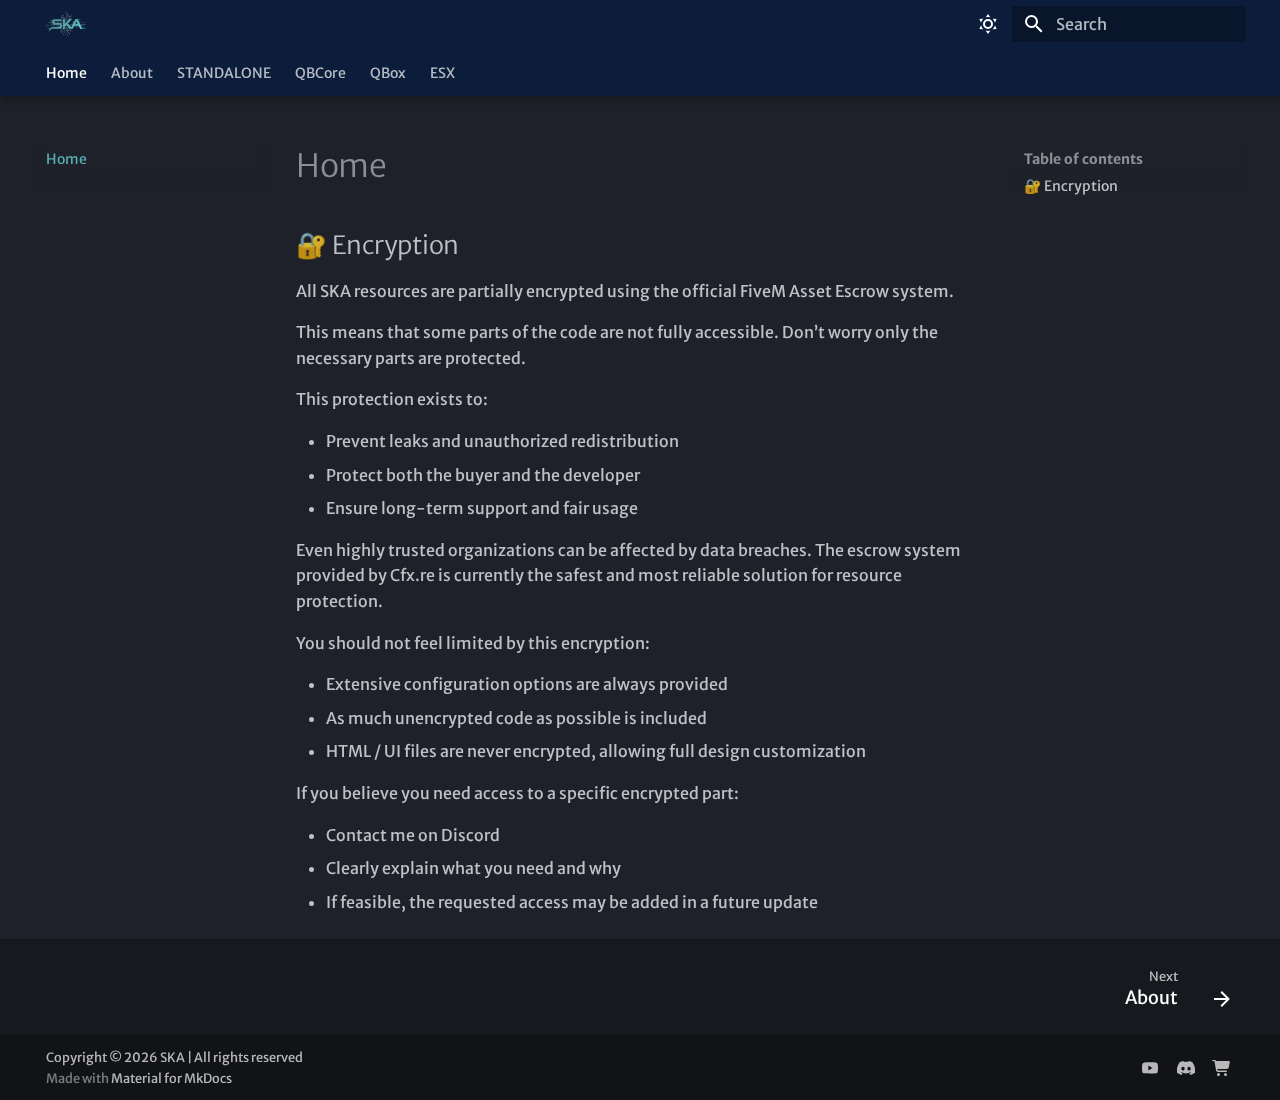
<file: index.html>
<!doctype html>
<html lang="en" class="no-js">
  <head>
    
      <meta charset="utf-8">
      <meta name="viewport" content="width=device-width,initial-scale=1">
      
      
      
        <link rel="canonical" href="https://ska.com/">
      
      
      
        <link rel="next" href="about/">
      
      
        
      
      
      <link rel="icon" href="assets/logo.png">
      <meta name="generator" content="mkdocs-1.6.1, mkdocs-material-9.7.3">
    
    
      
        <title></title>
      
    
    
      <link rel="stylesheet" href="assets/stylesheets/main.484c7ddc.min.css">
      
        
        <link rel="stylesheet" href="assets/stylesheets/palette.ab4e12ef.min.css">
      
      


    
    
      
    
    
      
        
        
        <link rel="preconnect" href="https://fonts.gstatic.com" crossorigin>
        <link rel="stylesheet" href="https://fonts.googleapis.com/css?family=Merriweather+Sans:300,300i,400,400i,700,700i%7CRed+Hat+Mono:400,400i,700,700i&display=fallback">
        <style>:root{--md-text-font:"Merriweather Sans";--md-code-font:"Red Hat Mono"}</style>
      
    
    
      <link rel="stylesheet" href="stylesheets/extra.css">
    
    <script>__md_scope=new URL(".",location),__md_hash=e=>[...e].reduce(((e,_)=>(e<<5)-e+_.charCodeAt(0)),0),__md_get=(e,_=localStorage,t=__md_scope)=>JSON.parse(_.getItem(t.pathname+"."+e)),__md_set=(e,_,t=localStorage,a=__md_scope)=>{try{t.setItem(a.pathname+"."+e,JSON.stringify(_))}catch(e){}}</script>
    
      

    
    
  </head>
  
  
    
    
      
    
    
    
    
    <body dir="ltr" data-md-color-scheme="slate" data-md-color-primary="custom" data-md-color-accent="custom">
  
    
    <input class="md-toggle" data-md-toggle="drawer" type="checkbox" id="__drawer" autocomplete="off">
    <input class="md-toggle" data-md-toggle="search" type="checkbox" id="__search" autocomplete="off">
    <label class="md-overlay" for="__drawer"></label>
    <div data-md-component="skip">
      
        
        <a href="#encryption" class="md-skip">
          Skip to content
        </a>
      
    </div>
    <div data-md-component="announce">
      
    </div>
    
    
      

  

<header class="md-header md-header--shadow md-header--lifted" data-md-component="header">
  <nav class="md-header__inner md-grid" aria-label="Header">
    <a href="." title="" class="md-header__button md-logo" aria-label="" data-md-component="logo">
      
  <img src="assets/logo.png" alt="logo">

    </a>
    <label class="md-header__button md-icon" for="__drawer">
      
      <svg xmlns="http://www.w3.org/2000/svg" viewBox="0 0 24 24"><path d="M3 6h18v2H3zm0 5h18v2H3zm0 5h18v2H3z"/></svg>
    </label>
    <div class="md-header__title" data-md-component="header-title">
      <div class="md-header__ellipsis">
        <div class="md-header__topic">
          <span class="md-ellipsis">
            
          </span>
        </div>
        <div class="md-header__topic" data-md-component="header-topic">
          <span class="md-ellipsis">
            
              Home
            
          </span>
        </div>
      </div>
    </div>
    
      
        <form class="md-header__option" data-md-component="palette">
  
    
    
    
    <input class="md-option" data-md-color-media="" data-md-color-scheme="slate" data-md-color-primary="custom" data-md-color-accent="custom"  aria-label="Dark mode"  type="radio" name="__palette" id="__palette_0">
    
      <label class="md-header__button md-icon" title="Dark mode" for="__palette_1" hidden>
        <svg xmlns="http://www.w3.org/2000/svg" viewBox="0 0 24 24"><path d="M12 7a5 5 0 0 1 5 5 5 5 0 0 1-5 5 5 5 0 0 1-5-5 5 5 0 0 1 5-5m0 2a3 3 0 0 0-3 3 3 3 0 0 0 3 3 3 3 0 0 0 3-3 3 3 0 0 0-3-3m0-7 2.39 3.42C13.65 5.15 12.84 5 12 5s-1.65.15-2.39.42zM3.34 7l4.16-.35A7.2 7.2 0 0 0 5.94 8.5c-.44.74-.69 1.5-.83 2.29zm.02 10 1.76-3.77a7.131 7.131 0 0 0 2.38 4.14zM20.65 7l-1.77 3.79a7.02 7.02 0 0 0-2.38-4.15zm-.01 10-4.14.36c.59-.51 1.12-1.14 1.54-1.86.42-.73.69-1.5.83-2.29zM12 22l-2.41-3.44c.74.27 1.55.44 2.41.44.82 0 1.63-.17 2.37-.44z"/></svg>
      </label>
    
  
    
    
    
    <input class="md-option" data-md-color-media="" data-md-color-scheme="default" data-md-color-primary="custom" data-md-color-accent="custom"  aria-label="Light mode"  type="radio" name="__palette" id="__palette_1">
    
      <label class="md-header__button md-icon" title="Light mode" for="__palette_0" hidden>
        <svg xmlns="http://www.w3.org/2000/svg" viewBox="0 0 24 24"><path d="m17.75 4.09-2.53 1.94.91 3.06-2.63-1.81-2.63 1.81.91-3.06-2.53-1.94L12.44 4l1.06-3 1.06 3zm3.5 6.91-1.64 1.25.59 1.98-1.7-1.17-1.7 1.17.59-1.98L15.75 11l2.06-.05L18.5 9l.69 1.95zm-2.28 4.95c.83-.08 1.72 1.1 1.19 1.85-.32.45-.66.87-1.08 1.27C15.17 23 8.84 23 4.94 19.07c-3.91-3.9-3.91-10.24 0-14.14.4-.4.82-.76 1.27-1.08.75-.53 1.93.36 1.85 1.19-.27 2.86.69 5.83 2.89 8.02a9.96 9.96 0 0 0 8.02 2.89m-1.64 2.02a12.08 12.08 0 0 1-7.8-3.47c-2.17-2.19-3.33-5-3.49-7.82-2.81 3.14-2.7 7.96.31 10.98 3.02 3.01 7.84 3.12 10.98.31"/></svg>
      </label>
    
  
</form>
      
    
    
      <script>var palette=__md_get("__palette");if(palette&&palette.color){if("(prefers-color-scheme)"===palette.color.media){var media=matchMedia("(prefers-color-scheme: light)"),input=document.querySelector(media.matches?"[data-md-color-media='(prefers-color-scheme: light)']":"[data-md-color-media='(prefers-color-scheme: dark)']");palette.color.media=input.getAttribute("data-md-color-media"),palette.color.scheme=input.getAttribute("data-md-color-scheme"),palette.color.primary=input.getAttribute("data-md-color-primary"),palette.color.accent=input.getAttribute("data-md-color-accent")}for(var[key,value]of Object.entries(palette.color))document.body.setAttribute("data-md-color-"+key,value)}</script>
    
    
    
      
      
        <label class="md-header__button md-icon" for="__search">
          
          <svg xmlns="http://www.w3.org/2000/svg" viewBox="0 0 24 24"><path d="M9.5 3A6.5 6.5 0 0 1 16 9.5c0 1.61-.59 3.09-1.56 4.23l.27.27h.79l5 5-1.5 1.5-5-5v-.79l-.27-.27A6.52 6.52 0 0 1 9.5 16 6.5 6.5 0 0 1 3 9.5 6.5 6.5 0 0 1 9.5 3m0 2C7 5 5 7 5 9.5S7 14 9.5 14 14 12 14 9.5 12 5 9.5 5"/></svg>
        </label>
        <div class="md-search" data-md-component="search" role="dialog">
  <label class="md-search__overlay" for="__search"></label>
  <div class="md-search__inner" role="search">
    <form class="md-search__form" name="search">
      <input type="text" class="md-search__input" name="query" aria-label="Search" placeholder="Search" autocapitalize="off" autocorrect="off" autocomplete="off" spellcheck="false" data-md-component="search-query" required>
      <label class="md-search__icon md-icon" for="__search">
        
        <svg xmlns="http://www.w3.org/2000/svg" viewBox="0 0 24 24"><path d="M9.5 3A6.5 6.5 0 0 1 16 9.5c0 1.61-.59 3.09-1.56 4.23l.27.27h.79l5 5-1.5 1.5-5-5v-.79l-.27-.27A6.52 6.52 0 0 1 9.5 16 6.5 6.5 0 0 1 3 9.5 6.5 6.5 0 0 1 9.5 3m0 2C7 5 5 7 5 9.5S7 14 9.5 14 14 12 14 9.5 12 5 9.5 5"/></svg>
        
        <svg xmlns="http://www.w3.org/2000/svg" viewBox="0 0 24 24"><path d="M20 11v2H8l5.5 5.5-1.42 1.42L4.16 12l7.92-7.92L13.5 5.5 8 11z"/></svg>
      </label>
      <nav class="md-search__options" aria-label="Search">
        
        <button type="reset" class="md-search__icon md-icon" title="Clear" aria-label="Clear" tabindex="-1">
          
          <svg xmlns="http://www.w3.org/2000/svg" viewBox="0 0 24 24"><path d="M19 6.41 17.59 5 12 10.59 6.41 5 5 6.41 10.59 12 5 17.59 6.41 19 12 13.41 17.59 19 19 17.59 13.41 12z"/></svg>
        </button>
      </nav>
      
    </form>
    <div class="md-search__output">
      <div class="md-search__scrollwrap" tabindex="0" data-md-scrollfix>
        <div class="md-search-result" data-md-component="search-result">
          <div class="md-search-result__meta">
            Initializing search
          </div>
          <ol class="md-search-result__list" role="presentation"></ol>
        </div>
      </div>
    </div>
  </div>
</div>
      
    
    
  </nav>
  
    
      
<nav class="md-tabs" aria-label="Tabs" data-md-component="tabs">
  <div class="md-grid">
    <ul class="md-tabs__list">
      
        
  
  
  
    
  
  
    <li class="md-tabs__item md-tabs__item--active">
      <a href="." class="md-tabs__link">
        
  
  
    
  
  Home

      </a>
    </li>
  

      
        
  
  
  
  
    <li class="md-tabs__item">
      <a href="about/" class="md-tabs__link">
        
  
  
    
  
  About

      </a>
    </li>
  

      
        
  
  
  
  
    
    
      <li class="md-tabs__item">
        <a href="STANDALONE/ska-traffic/Traffic/" class="md-tabs__link">
          
  
  
    
  
  STANDALONE

        </a>
      </li>
    
  

      
        
  
  
  
  
    
    
      <li class="md-tabs__item">
        <a href="QBCore/ska-solar/Solar/" class="md-tabs__link">
          
  
  
    
  
  QBCore

        </a>
      </li>
    
  

      
        
  
  
  
  
    
    
      <li class="md-tabs__item">
        <a href="QBox/ska-solar/Solar/" class="md-tabs__link">
          
  
  
    
  
  QBox

        </a>
      </li>
    
  

      
        
  
  
  
  
    
    
      <li class="md-tabs__item">
        <a href="ESX/ska-solar/Solar/" class="md-tabs__link">
          
  
  
    
  
  ESX

        </a>
      </li>
    
  

      
    </ul>
  </div>
</nav>
    
  
</header>
    
    <div class="md-container" data-md-component="container">
      
      
        
      
      <main class="md-main" data-md-component="main">
        <div class="md-main__inner md-grid">
          
            
              
              <div class="md-sidebar md-sidebar--primary" data-md-component="sidebar" data-md-type="navigation" >
                <div class="md-sidebar__scrollwrap">
                  <div class="md-sidebar__inner">
                    


  


<nav class="md-nav md-nav--primary md-nav--lifted" aria-label="Navigation" data-md-level="0">
  <label class="md-nav__title" for="__drawer">
    <a href="." title="" class="md-nav__button md-logo" aria-label="" data-md-component="logo">
      
  <img src="assets/logo.png" alt="logo">

    </a>
    
  </label>
  
  <ul class="md-nav__list" data-md-scrollfix>
    
      
      
  
  
    
  
  
  
    <li class="md-nav__item md-nav__item--active">
      
      <input class="md-nav__toggle md-toggle" type="checkbox" id="__toc">
      
      
      
        <label class="md-nav__link md-nav__link--active" for="__toc">
          
  
  
  <span class="md-ellipsis">
    
  
    Home
  

    
  </span>
  
  

          <span class="md-nav__icon md-icon"></span>
        </label>
      
      <a href="." class="md-nav__link md-nav__link--active">
        
  
  
  <span class="md-ellipsis">
    
  
    Home
  

    
  </span>
  
  

      </a>
      
        

<nav class="md-nav md-nav--secondary" aria-label="Table of contents">
  
  
  
  
    <label class="md-nav__title" for="__toc">
      <span class="md-nav__icon md-icon"></span>
      Table of contents
    </label>
    <ul class="md-nav__list" data-md-component="toc" data-md-scrollfix>
      
        <li class="md-nav__item">
  <a href="#encryption" class="md-nav__link">
    <span class="md-ellipsis">
      
        <span class="md-typeset">
          🔐 Encryption
        </span>
      
    </span>
  </a>
  
</li>
      
    </ul>
  
</nav>
      
    </li>
  

    
      
      
  
  
  
  
    <li class="md-nav__item">
      <a href="about/" class="md-nav__link">
        
  
  
  <span class="md-ellipsis">
    
  
    About
  

    
  </span>
  
  

      </a>
    </li>
  

    
      
      
  
  
  
  
    
    
      
        
      
        
      
    
    
    
      
      
        
      
    
    
    <li class="md-nav__item md-nav__item--nested">
      
        
        
          
        
        <input class="md-nav__toggle md-toggle md-toggle--indeterminate" type="checkbox" id="__nav_3" >
        
          
          <label class="md-nav__link" for="__nav_3" id="__nav_3_label" tabindex="0">
            
  
  
  <span class="md-ellipsis">
    
  
    STANDALONE
  

    
  </span>
  
  

            <span class="md-nav__icon md-icon"></span>
          </label>
        
        <nav class="md-nav" data-md-level="1" aria-labelledby="__nav_3_label" aria-expanded="false">
          <label class="md-nav__title" for="__nav_3">
            <span class="md-nav__icon md-icon"></span>
            
  
    STANDALONE
  

          </label>
          <ul class="md-nav__list" data-md-scrollfix>
            
              
                
  
  
  
  
    <li class="md-nav__item">
      <a href="STANDALONE/ska-traffic/Traffic/" class="md-nav__link">
        
  
  
  <span class="md-ellipsis">
    
  
    ska-traffic
  

    
  </span>
  
  

      </a>
    </li>
  

              
            
              
                
  
  
  
  
    <li class="md-nav__item">
      <a href="STANDALONE/ska-props/props/" class="md-nav__link">
        
  
  
  <span class="md-ellipsis">
    
  
    ska-props
  

    
  </span>
  
  

      </a>
    </li>
  

              
            
          </ul>
        </nav>
      
    </li>
  

    
      
      
  
  
  
  
    
    
      
        
      
    
    
    
      
      
        
      
    
    
    <li class="md-nav__item md-nav__item--nested">
      
        
        
          
        
        <input class="md-nav__toggle md-toggle md-toggle--indeterminate" type="checkbox" id="__nav_4" >
        
          
          <label class="md-nav__link" for="__nav_4" id="__nav_4_label" tabindex="0">
            
  
  
  <span class="md-ellipsis">
    
  
    QBCore
  

    
  </span>
  
  

            <span class="md-nav__icon md-icon"></span>
          </label>
        
        <nav class="md-nav" data-md-level="1" aria-labelledby="__nav_4_label" aria-expanded="false">
          <label class="md-nav__title" for="__nav_4">
            <span class="md-nav__icon md-icon"></span>
            
  
    QBCore
  

          </label>
          <ul class="md-nav__list" data-md-scrollfix>
            
              
                
  
  
  
  
    <li class="md-nav__item">
      <a href="QBCore/ska-solar/Solar/" class="md-nav__link">
        
  
  
  <span class="md-ellipsis">
    
  
    ska-solar
  

    
  </span>
  
  

      </a>
    </li>
  

              
            
          </ul>
        </nav>
      
    </li>
  

    
      
      
  
  
  
  
    
    
      
        
      
    
    
    
      
      
        
      
    
    
    <li class="md-nav__item md-nav__item--nested">
      
        
        
          
        
        <input class="md-nav__toggle md-toggle md-toggle--indeterminate" type="checkbox" id="__nav_5" >
        
          
          <label class="md-nav__link" for="__nav_5" id="__nav_5_label" tabindex="0">
            
  
  
  <span class="md-ellipsis">
    
  
    QBox
  

    
  </span>
  
  

            <span class="md-nav__icon md-icon"></span>
          </label>
        
        <nav class="md-nav" data-md-level="1" aria-labelledby="__nav_5_label" aria-expanded="false">
          <label class="md-nav__title" for="__nav_5">
            <span class="md-nav__icon md-icon"></span>
            
  
    QBox
  

          </label>
          <ul class="md-nav__list" data-md-scrollfix>
            
              
                
  
  
  
  
    <li class="md-nav__item">
      <a href="QBox/ska-solar/Solar/" class="md-nav__link">
        
  
  
  <span class="md-ellipsis">
    
  
    ska-solar
  

    
  </span>
  
  

      </a>
    </li>
  

              
            
          </ul>
        </nav>
      
    </li>
  

    
      
      
  
  
  
  
    
    
      
        
      
    
    
    
      
      
        
      
    
    
    <li class="md-nav__item md-nav__item--nested">
      
        
        
          
        
        <input class="md-nav__toggle md-toggle md-toggle--indeterminate" type="checkbox" id="__nav_6" >
        
          
          <label class="md-nav__link" for="__nav_6" id="__nav_6_label" tabindex="0">
            
  
  
  <span class="md-ellipsis">
    
  
    ESX
  

    
  </span>
  
  

            <span class="md-nav__icon md-icon"></span>
          </label>
        
        <nav class="md-nav" data-md-level="1" aria-labelledby="__nav_6_label" aria-expanded="false">
          <label class="md-nav__title" for="__nav_6">
            <span class="md-nav__icon md-icon"></span>
            
  
    ESX
  

          </label>
          <ul class="md-nav__list" data-md-scrollfix>
            
              
                
  
  
  
  
    <li class="md-nav__item">
      <a href="ESX/ska-solar/Solar/" class="md-nav__link">
        
  
  
  <span class="md-ellipsis">
    
  
    ska-solar
  

    
  </span>
  
  

      </a>
    </li>
  

              
            
          </ul>
        </nav>
      
    </li>
  

    
  </ul>
</nav>
                  </div>
                </div>
              </div>
            
            
              
              <div class="md-sidebar md-sidebar--secondary" data-md-component="sidebar" data-md-type="toc" >
                <div class="md-sidebar__scrollwrap">
                  <div class="md-sidebar__inner">
                    

<nav class="md-nav md-nav--secondary" aria-label="Table of contents">
  
  
  
  
    <label class="md-nav__title" for="__toc">
      <span class="md-nav__icon md-icon"></span>
      Table of contents
    </label>
    <ul class="md-nav__list" data-md-component="toc" data-md-scrollfix>
      
        <li class="md-nav__item">
  <a href="#encryption" class="md-nav__link">
    <span class="md-ellipsis">
      
        <span class="md-typeset">
          🔐 Encryption
        </span>
      
    </span>
  </a>
  
</li>
      
    </ul>
  
</nav>
                  </div>
                </div>
              </div>
            
          
          
            <div class="md-content" data-md-component="content">
              
              <article class="md-content__inner md-typeset">
                
                  



  <h1>Home</h1>

<h2 id="encryption">🔐 Encryption</h2>
<p>All SKA resources are partially encrypted using the official FiveM Asset Escrow system.</p>
<p>This means that some parts of the code are not fully accessible. Don’t worry only the necessary parts are protected.</p>
<p>This protection exists to:</p>
<ul>
<li>Prevent leaks and unauthorized redistribution</li>
<li>Protect both the buyer and the developer</li>
<li>Ensure long-term support and fair usage</li>
</ul>
<p>Even highly trusted organizations can be affected by data breaches. The escrow system provided by Cfx.re is currently the safest and most reliable solution for resource protection.</p>
<p>You should not feel limited by this encryption:</p>
<ul>
<li>Extensive configuration options are always provided</li>
<li>As much unencrypted code as possible is included</li>
<li>HTML / UI files are never encrypted, allowing full design customization</li>
</ul>
<p>If you believe you need access to a specific encrypted part:</p>
<ul>
<li>Contact me on Discord</li>
<li>Clearly explain what you need and why</li>
<li>If feasible, the requested access may be added in a future update</li>
</ul>












                
              </article>
            </div>
          
          
<script>var target=document.getElementById(location.hash.slice(1));target&&target.name&&(target.checked=target.name.startsWith("__tabbed_"))</script>
        </div>
        
          <button type="button" class="md-top md-icon" data-md-component="top" hidden>
  
  <svg xmlns="http://www.w3.org/2000/svg" viewBox="0 0 24 24"><path d="M13 20h-2V8l-5.5 5.5-1.42-1.42L12 4.16l7.92 7.92-1.42 1.42L13 8z"/></svg>
  Back to top
</button>
        
      </main>
      
        <footer class="md-footer">
  
    
      
      <nav class="md-footer__inner md-grid" aria-label="Footer" >
        
        
          
          <a href="about/" class="md-footer__link md-footer__link--next" aria-label="Next: About">
            <div class="md-footer__title">
              <span class="md-footer__direction">
                Next
              </span>
              <div class="md-ellipsis">
                About
              </div>
            </div>
            <div class="md-footer__button md-icon">
              
              <svg xmlns="http://www.w3.org/2000/svg" viewBox="0 0 24 24"><path d="M4 11v2h12l-5.5 5.5 1.42 1.42L19.84 12l-7.92-7.92L10.5 5.5 16 11z"/></svg>
            </div>
          </a>
        
      </nav>
    
  
  <div class="md-footer-meta md-typeset">
    <div class="md-footer-meta__inner md-grid">
      <div class="md-copyright">
  
    <div class="md-copyright__highlight">
      Copyright &copy; 2026 SKA | All rights reserved
    </div>
  
  
    Made with
    <a href="https://squidfunk.github.io/mkdocs-material/" target="_blank" rel="noopener">
      Material for MkDocs
    </a>
  
</div>
      
        
<div class="md-social">
  
    
    
    
    
      
      
    
    <a href="https://www.youtube.com/@SKA_development" target="_blank" rel="noopener" title="www.youtube.com" class="md-social__link">
      <svg xmlns="http://www.w3.org/2000/svg" viewBox="0 0 24 24"><path d="M23.498 6.186a3.02 3.02 0 0 0-2.122-2.136C19.505 3.545 12 3.545 12 3.545s-7.505 0-9.377.505A3.02 3.02 0 0 0 .502 6.186C0 8.07 0 12 0 12s0 3.93.502 5.814a3.02 3.02 0 0 0 2.122 2.136c1.871.505 9.376.505 9.376.505s7.505 0 9.377-.505a3.02 3.02 0 0 0 2.122-2.136C24 15.93 24 12 24 12s0-3.93-.502-5.814M9.545 15.568V8.432L15.818 12z"/></svg>
    </a>
  
    
    
    
    
      
      
    
    <a href="https://discord.com/invite/4FWU2K5nPF" target="_blank" rel="noopener" title="discord.com" class="md-social__link">
      <svg xmlns="http://www.w3.org/2000/svg" viewBox="0 0 576 512"><!--! Font Awesome Free 7.1.0 by @fontawesome - https://fontawesome.com License - https://fontawesome.com/license/free (Icons: CC BY 4.0, Fonts: SIL OFL 1.1, Code: MIT License) Copyright 2025 Fonticons, Inc.--><path d="M492.5 69.8c-.2-.3-.4-.6-.8-.7-38.1-17.5-78.4-30-119.7-37.1-.4-.1-.8 0-1.1.1s-.6.4-.8.8c-5.5 9.9-10.5 20.2-14.9 30.6-44.6-6.8-89.9-6.8-134.4 0-4.5-10.5-9.5-20.7-15.1-30.6-.2-.3-.5-.6-.8-.8s-.7-.2-1.1-.2C162.5 39 122.2 51.5 84.1 69c-.3.1-.6.4-.8.7C7.1 183.5-13.8 294.6-3.6 404.2c0 .3.1.5.2.8s.3.4.5.6c44.4 32.9 94 58 146.8 74.2.4.1.8.1 1.1 0s.7-.4.9-.7c11.3-15.4 21.4-31.8 30-48.8.1-.2.2-.5.2-.8s0-.5-.1-.8-.2-.5-.4-.6-.4-.3-.7-.4c-15.8-6.1-31.2-13.4-45.9-21.9-.3-.2-.5-.4-.7-.6s-.3-.6-.3-.9 0-.6.2-.9.3-.5.6-.7c3.1-2.3 6.2-4.7 9.1-7.1.3-.2.6-.4.9-.4s.7 0 1 .1c96.2 43.9 200.4 43.9 295.5 0 .3-.1.7-.2 1-.2s.7.2.9.4c2.9 2.4 6 4.9 9.1 7.2.2.2.4.4.6.7s.2.6.2.9-.1.6-.3.9-.4.5-.6.6c-14.7 8.6-30 15.9-45.9 21.8-.2.1-.5.2-.7.4s-.3.4-.4.7-.1.5-.1.8.1.5.2.8c8.8 17 18.8 33.3 30 48.8.2.3.6.6.9.7s.8.1 1.1 0c52.9-16.2 102.6-41.3 147.1-74.2.2-.2.4-.4.5-.6s.2-.5.2-.8c12.3-126.8-20.5-236.9-86.9-334.5zm-302 267.7c-29 0-52.8-26.6-52.8-59.2s23.4-59.2 52.8-59.2c29.7 0 53.3 26.8 52.8 59.2 0 32.7-23.4 59.2-52.8 59.2m195.4 0c-29 0-52.8-26.6-52.8-59.2s23.4-59.2 52.8-59.2c29.7 0 53.3 26.8 52.8 59.2 0 32.7-23.2 59.2-52.8 59.2"/></svg>
    </a>
  
    
    
    
    
      
      
    
    <a href="https://ska-webstore.tebex.io/" target="_blank" rel="noopener" title="ska-webstore.tebex.io" class="md-social__link">
      <svg xmlns="http://www.w3.org/2000/svg" viewBox="0 0 640 512"><!--! Font Awesome Free 7.1.0 by @fontawesome - https://fontawesome.com License - https://fontawesome.com/license/free (Icons: CC BY 4.0, Fonts: SIL OFL 1.1, Code: MIT License) Copyright 2025 Fonticons, Inc.--><path d="M24-16C10.7-16 0-5.3 0 8s10.7 24 24 24h45.3c3.9 0 7.2 2.8 7.9 6.6l52.1 286.3c6.2 34.2 36 59.1 70.8 59.1H456c13.3 0 24-10.7 24-24s-10.7-24-24-24H200.1c-11.6 0-21.5-8.3-23.6-19.7l-5.1-28.3H475c30.8 0 57.2-21.9 62.9-52.2l31-165.9c3.7-19.7-11.4-37.9-31.5-37.9H124.7l-.4-2c-4.8-26.6-28-46-55.1-46zm184 528a48 48 0 1 0 0-96 48 48 0 1 0 0 96m224 0a48 48 0 1 0 0-96 48 48 0 1 0 0 96"/></svg>
    </a>
  
</div>
      
    </div>
  </div>
</footer>
      
    </div>
    <div class="md-dialog" data-md-component="dialog">
      <div class="md-dialog__inner md-typeset"></div>
    </div>
    
      <div class="md-progress" data-md-component="progress" role="progressbar"></div>
    
    
    
      
      
      <script id="__config" type="application/json">{"annotate": null, "base": ".", "features": ["navigation.footer", "navigation.instant", "navigation.instant.prefetch", "navigation.instant.progress", "navigation.tabs", "navigation.tabs.sticky", "navigation.sections", "navigation.indexes", "navigation.top", "navigation.tracking", "content.code.copy", "navigation.expand"], "search": "assets/javascripts/workers/search.2c215733.min.js", "tags": null, "translations": {"clipboard.copied": "Copied to clipboard", "clipboard.copy": "Copy to clipboard", "search.result.more.one": "1 more on this page", "search.result.more.other": "# more on this page", "search.result.none": "No matching documents", "search.result.one": "1 matching document", "search.result.other": "# matching documents", "search.result.placeholder": "Type to start searching", "search.result.term.missing": "Missing", "select.version": "Select version"}, "version": null}</script>
    
    
      <script src="assets/javascripts/bundle.79ae519e.min.js"></script>
      
    
  </body>
</html>
</file>
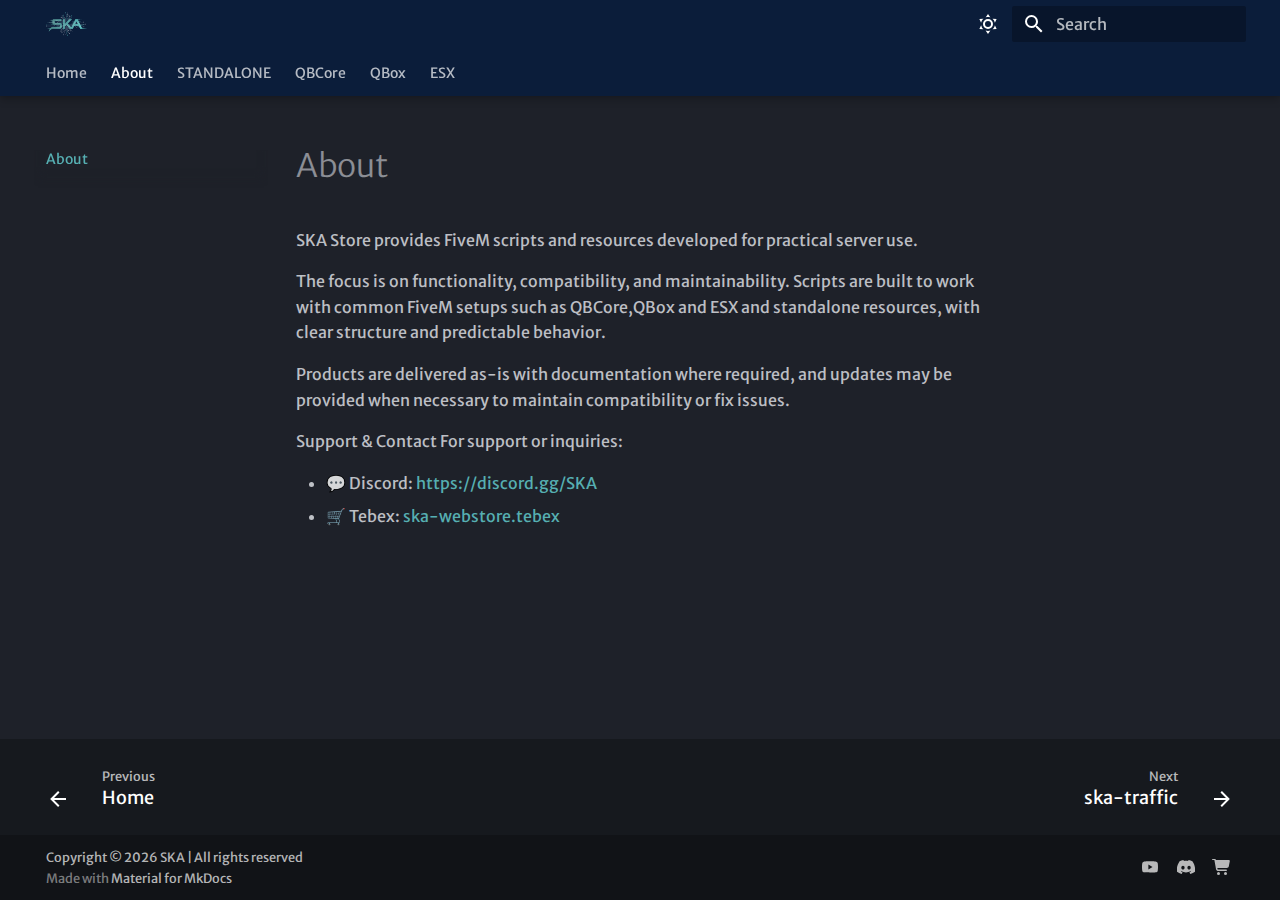
<file: about/index.html>
<!doctype html>
<html lang="en" class="no-js">
  <head>
    
      <meta charset="utf-8">
      <meta name="viewport" content="width=device-width,initial-scale=1">
      
      
      
        <link rel="canonical" href="https://ska.com/about/">
      
      
        <link rel="prev" href="..">
      
      
        <link rel="next" href="../STANDALONE/ska-traffic/Traffic/">
      
      
        
      
      
      <link rel="icon" href="../assets/logo.png">
      <meta name="generator" content="mkdocs-1.6.1, mkdocs-material-9.7.3">
    
    
      
        <title>About - </title>
      
    
    
      <link rel="stylesheet" href="../assets/stylesheets/main.484c7ddc.min.css">
      
        
        <link rel="stylesheet" href="../assets/stylesheets/palette.ab4e12ef.min.css">
      
      


    
    
      
    
    
      
        
        
        <link rel="preconnect" href="https://fonts.gstatic.com" crossorigin>
        <link rel="stylesheet" href="https://fonts.googleapis.com/css?family=Merriweather+Sans:300,300i,400,400i,700,700i%7CRed+Hat+Mono:400,400i,700,700i&display=fallback">
        <style>:root{--md-text-font:"Merriweather Sans";--md-code-font:"Red Hat Mono"}</style>
      
    
    
      <link rel="stylesheet" href="../stylesheets/extra.css">
    
    <script>__md_scope=new URL("..",location),__md_hash=e=>[...e].reduce(((e,_)=>(e<<5)-e+_.charCodeAt(0)),0),__md_get=(e,_=localStorage,t=__md_scope)=>JSON.parse(_.getItem(t.pathname+"."+e)),__md_set=(e,_,t=localStorage,a=__md_scope)=>{try{t.setItem(a.pathname+"."+e,JSON.stringify(_))}catch(e){}}</script>
    
      

    
    
  </head>
  
  
    
    
      
    
    
    
    
    <body dir="ltr" data-md-color-scheme="slate" data-md-color-primary="custom" data-md-color-accent="custom">
  
    
    <input class="md-toggle" data-md-toggle="drawer" type="checkbox" id="__drawer" autocomplete="off">
    <input class="md-toggle" data-md-toggle="search" type="checkbox" id="__search" autocomplete="off">
    <label class="md-overlay" for="__drawer"></label>
    <div data-md-component="skip">
      
    </div>
    <div data-md-component="announce">
      
    </div>
    
    
      

  

<header class="md-header md-header--shadow md-header--lifted" data-md-component="header">
  <nav class="md-header__inner md-grid" aria-label="Header">
    <a href=".." title="" class="md-header__button md-logo" aria-label="" data-md-component="logo">
      
  <img src="../assets/logo.png" alt="logo">

    </a>
    <label class="md-header__button md-icon" for="__drawer">
      
      <svg xmlns="http://www.w3.org/2000/svg" viewBox="0 0 24 24"><path d="M3 6h18v2H3zm0 5h18v2H3zm0 5h18v2H3z"/></svg>
    </label>
    <div class="md-header__title" data-md-component="header-title">
      <div class="md-header__ellipsis">
        <div class="md-header__topic">
          <span class="md-ellipsis">
            
          </span>
        </div>
        <div class="md-header__topic" data-md-component="header-topic">
          <span class="md-ellipsis">
            
              About
            
          </span>
        </div>
      </div>
    </div>
    
      
        <form class="md-header__option" data-md-component="palette">
  
    
    
    
    <input class="md-option" data-md-color-media="" data-md-color-scheme="slate" data-md-color-primary="custom" data-md-color-accent="custom"  aria-label="Dark mode"  type="radio" name="__palette" id="__palette_0">
    
      <label class="md-header__button md-icon" title="Dark mode" for="__palette_1" hidden>
        <svg xmlns="http://www.w3.org/2000/svg" viewBox="0 0 24 24"><path d="M12 7a5 5 0 0 1 5 5 5 5 0 0 1-5 5 5 5 0 0 1-5-5 5 5 0 0 1 5-5m0 2a3 3 0 0 0-3 3 3 3 0 0 0 3 3 3 3 0 0 0 3-3 3 3 0 0 0-3-3m0-7 2.39 3.42C13.65 5.15 12.84 5 12 5s-1.65.15-2.39.42zM3.34 7l4.16-.35A7.2 7.2 0 0 0 5.94 8.5c-.44.74-.69 1.5-.83 2.29zm.02 10 1.76-3.77a7.131 7.131 0 0 0 2.38 4.14zM20.65 7l-1.77 3.79a7.02 7.02 0 0 0-2.38-4.15zm-.01 10-4.14.36c.59-.51 1.12-1.14 1.54-1.86.42-.73.69-1.5.83-2.29zM12 22l-2.41-3.44c.74.27 1.55.44 2.41.44.82 0 1.63-.17 2.37-.44z"/></svg>
      </label>
    
  
    
    
    
    <input class="md-option" data-md-color-media="" data-md-color-scheme="default" data-md-color-primary="custom" data-md-color-accent="custom"  aria-label="Light mode"  type="radio" name="__palette" id="__palette_1">
    
      <label class="md-header__button md-icon" title="Light mode" for="__palette_0" hidden>
        <svg xmlns="http://www.w3.org/2000/svg" viewBox="0 0 24 24"><path d="m17.75 4.09-2.53 1.94.91 3.06-2.63-1.81-2.63 1.81.91-3.06-2.53-1.94L12.44 4l1.06-3 1.06 3zm3.5 6.91-1.64 1.25.59 1.98-1.7-1.17-1.7 1.17.59-1.98L15.75 11l2.06-.05L18.5 9l.69 1.95zm-2.28 4.95c.83-.08 1.72 1.1 1.19 1.85-.32.45-.66.87-1.08 1.27C15.17 23 8.84 23 4.94 19.07c-3.91-3.9-3.91-10.24 0-14.14.4-.4.82-.76 1.27-1.08.75-.53 1.93.36 1.85 1.19-.27 2.86.69 5.83 2.89 8.02a9.96 9.96 0 0 0 8.02 2.89m-1.64 2.02a12.08 12.08 0 0 1-7.8-3.47c-2.17-2.19-3.33-5-3.49-7.82-2.81 3.14-2.7 7.96.31 10.98 3.02 3.01 7.84 3.12 10.98.31"/></svg>
      </label>
    
  
</form>
      
    
    
      <script>var palette=__md_get("__palette");if(palette&&palette.color){if("(prefers-color-scheme)"===palette.color.media){var media=matchMedia("(prefers-color-scheme: light)"),input=document.querySelector(media.matches?"[data-md-color-media='(prefers-color-scheme: light)']":"[data-md-color-media='(prefers-color-scheme: dark)']");palette.color.media=input.getAttribute("data-md-color-media"),palette.color.scheme=input.getAttribute("data-md-color-scheme"),palette.color.primary=input.getAttribute("data-md-color-primary"),palette.color.accent=input.getAttribute("data-md-color-accent")}for(var[key,value]of Object.entries(palette.color))document.body.setAttribute("data-md-color-"+key,value)}</script>
    
    
    
      
      
        <label class="md-header__button md-icon" for="__search">
          
          <svg xmlns="http://www.w3.org/2000/svg" viewBox="0 0 24 24"><path d="M9.5 3A6.5 6.5 0 0 1 16 9.5c0 1.61-.59 3.09-1.56 4.23l.27.27h.79l5 5-1.5 1.5-5-5v-.79l-.27-.27A6.52 6.52 0 0 1 9.5 16 6.5 6.5 0 0 1 3 9.5 6.5 6.5 0 0 1 9.5 3m0 2C7 5 5 7 5 9.5S7 14 9.5 14 14 12 14 9.5 12 5 9.5 5"/></svg>
        </label>
        <div class="md-search" data-md-component="search" role="dialog">
  <label class="md-search__overlay" for="__search"></label>
  <div class="md-search__inner" role="search">
    <form class="md-search__form" name="search">
      <input type="text" class="md-search__input" name="query" aria-label="Search" placeholder="Search" autocapitalize="off" autocorrect="off" autocomplete="off" spellcheck="false" data-md-component="search-query" required>
      <label class="md-search__icon md-icon" for="__search">
        
        <svg xmlns="http://www.w3.org/2000/svg" viewBox="0 0 24 24"><path d="M9.5 3A6.5 6.5 0 0 1 16 9.5c0 1.61-.59 3.09-1.56 4.23l.27.27h.79l5 5-1.5 1.5-5-5v-.79l-.27-.27A6.52 6.52 0 0 1 9.5 16 6.5 6.5 0 0 1 3 9.5 6.5 6.5 0 0 1 9.5 3m0 2C7 5 5 7 5 9.5S7 14 9.5 14 14 12 14 9.5 12 5 9.5 5"/></svg>
        
        <svg xmlns="http://www.w3.org/2000/svg" viewBox="0 0 24 24"><path d="M20 11v2H8l5.5 5.5-1.42 1.42L4.16 12l7.92-7.92L13.5 5.5 8 11z"/></svg>
      </label>
      <nav class="md-search__options" aria-label="Search">
        
        <button type="reset" class="md-search__icon md-icon" title="Clear" aria-label="Clear" tabindex="-1">
          
          <svg xmlns="http://www.w3.org/2000/svg" viewBox="0 0 24 24"><path d="M19 6.41 17.59 5 12 10.59 6.41 5 5 6.41 10.59 12 5 17.59 6.41 19 12 13.41 17.59 19 19 17.59 13.41 12z"/></svg>
        </button>
      </nav>
      
    </form>
    <div class="md-search__output">
      <div class="md-search__scrollwrap" tabindex="0" data-md-scrollfix>
        <div class="md-search-result" data-md-component="search-result">
          <div class="md-search-result__meta">
            Initializing search
          </div>
          <ol class="md-search-result__list" role="presentation"></ol>
        </div>
      </div>
    </div>
  </div>
</div>
      
    
    
  </nav>
  
    
      
<nav class="md-tabs" aria-label="Tabs" data-md-component="tabs">
  <div class="md-grid">
    <ul class="md-tabs__list">
      
        
  
  
  
  
    <li class="md-tabs__item">
      <a href=".." class="md-tabs__link">
        
  
  
    
  
  Home

      </a>
    </li>
  

      
        
  
  
  
    
  
  
    <li class="md-tabs__item md-tabs__item--active">
      <a href="./" class="md-tabs__link">
        
  
  
    
  
  About

      </a>
    </li>
  

      
        
  
  
  
  
    
    
      <li class="md-tabs__item">
        <a href="../STANDALONE/ska-traffic/Traffic/" class="md-tabs__link">
          
  
  
    
  
  STANDALONE

        </a>
      </li>
    
  

      
        
  
  
  
  
    
    
      <li class="md-tabs__item">
        <a href="../QBCore/ska-solar/Solar/" class="md-tabs__link">
          
  
  
    
  
  QBCore

        </a>
      </li>
    
  

      
        
  
  
  
  
    
    
      <li class="md-tabs__item">
        <a href="../QBox/ska-solar/Solar/" class="md-tabs__link">
          
  
  
    
  
  QBox

        </a>
      </li>
    
  

      
        
  
  
  
  
    
    
      <li class="md-tabs__item">
        <a href="../ESX/ska-solar/Solar/" class="md-tabs__link">
          
  
  
    
  
  ESX

        </a>
      </li>
    
  

      
    </ul>
  </div>
</nav>
    
  
</header>
    
    <div class="md-container" data-md-component="container">
      
      
        
      
      <main class="md-main" data-md-component="main">
        <div class="md-main__inner md-grid">
          
            
              
              <div class="md-sidebar md-sidebar--primary" data-md-component="sidebar" data-md-type="navigation" >
                <div class="md-sidebar__scrollwrap">
                  <div class="md-sidebar__inner">
                    


  


<nav class="md-nav md-nav--primary md-nav--lifted" aria-label="Navigation" data-md-level="0">
  <label class="md-nav__title" for="__drawer">
    <a href=".." title="" class="md-nav__button md-logo" aria-label="" data-md-component="logo">
      
  <img src="../assets/logo.png" alt="logo">

    </a>
    
  </label>
  
  <ul class="md-nav__list" data-md-scrollfix>
    
      
      
  
  
  
  
    <li class="md-nav__item">
      <a href=".." class="md-nav__link">
        
  
  
  <span class="md-ellipsis">
    
  
    Home
  

    
  </span>
  
  

      </a>
    </li>
  

    
      
      
  
  
    
  
  
  
    <li class="md-nav__item md-nav__item--active">
      
      <input class="md-nav__toggle md-toggle" type="checkbox" id="__toc">
      
      
      
      <a href="./" class="md-nav__link md-nav__link--active">
        
  
  
  <span class="md-ellipsis">
    
  
    About
  

    
  </span>
  
  

      </a>
      
    </li>
  

    
      
      
  
  
  
  
    
    
      
        
      
        
      
    
    
    
      
      
        
      
    
    
    <li class="md-nav__item md-nav__item--nested">
      
        
        
          
        
        <input class="md-nav__toggle md-toggle md-toggle--indeterminate" type="checkbox" id="__nav_3" >
        
          
          <label class="md-nav__link" for="__nav_3" id="__nav_3_label" tabindex="0">
            
  
  
  <span class="md-ellipsis">
    
  
    STANDALONE
  

    
  </span>
  
  

            <span class="md-nav__icon md-icon"></span>
          </label>
        
        <nav class="md-nav" data-md-level="1" aria-labelledby="__nav_3_label" aria-expanded="false">
          <label class="md-nav__title" for="__nav_3">
            <span class="md-nav__icon md-icon"></span>
            
  
    STANDALONE
  

          </label>
          <ul class="md-nav__list" data-md-scrollfix>
            
              
                
  
  
  
  
    <li class="md-nav__item">
      <a href="../STANDALONE/ska-traffic/Traffic/" class="md-nav__link">
        
  
  
  <span class="md-ellipsis">
    
  
    ska-traffic
  

    
  </span>
  
  

      </a>
    </li>
  

              
            
              
                
  
  
  
  
    <li class="md-nav__item">
      <a href="../STANDALONE/ska-props/props/" class="md-nav__link">
        
  
  
  <span class="md-ellipsis">
    
  
    ska-props
  

    
  </span>
  
  

      </a>
    </li>
  

              
            
          </ul>
        </nav>
      
    </li>
  

    
      
      
  
  
  
  
    
    
      
        
      
    
    
    
      
      
        
      
    
    
    <li class="md-nav__item md-nav__item--nested">
      
        
        
          
        
        <input class="md-nav__toggle md-toggle md-toggle--indeterminate" type="checkbox" id="__nav_4" >
        
          
          <label class="md-nav__link" for="__nav_4" id="__nav_4_label" tabindex="0">
            
  
  
  <span class="md-ellipsis">
    
  
    QBCore
  

    
  </span>
  
  

            <span class="md-nav__icon md-icon"></span>
          </label>
        
        <nav class="md-nav" data-md-level="1" aria-labelledby="__nav_4_label" aria-expanded="false">
          <label class="md-nav__title" for="__nav_4">
            <span class="md-nav__icon md-icon"></span>
            
  
    QBCore
  

          </label>
          <ul class="md-nav__list" data-md-scrollfix>
            
              
                
  
  
  
  
    <li class="md-nav__item">
      <a href="../QBCore/ska-solar/Solar/" class="md-nav__link">
        
  
  
  <span class="md-ellipsis">
    
  
    ska-solar
  

    
  </span>
  
  

      </a>
    </li>
  

              
            
          </ul>
        </nav>
      
    </li>
  

    
      
      
  
  
  
  
    
    
      
        
      
    
    
    
      
      
        
      
    
    
    <li class="md-nav__item md-nav__item--nested">
      
        
        
          
        
        <input class="md-nav__toggle md-toggle md-toggle--indeterminate" type="checkbox" id="__nav_5" >
        
          
          <label class="md-nav__link" for="__nav_5" id="__nav_5_label" tabindex="0">
            
  
  
  <span class="md-ellipsis">
    
  
    QBox
  

    
  </span>
  
  

            <span class="md-nav__icon md-icon"></span>
          </label>
        
        <nav class="md-nav" data-md-level="1" aria-labelledby="__nav_5_label" aria-expanded="false">
          <label class="md-nav__title" for="__nav_5">
            <span class="md-nav__icon md-icon"></span>
            
  
    QBox
  

          </label>
          <ul class="md-nav__list" data-md-scrollfix>
            
              
                
  
  
  
  
    <li class="md-nav__item">
      <a href="../QBox/ska-solar/Solar/" class="md-nav__link">
        
  
  
  <span class="md-ellipsis">
    
  
    ska-solar
  

    
  </span>
  
  

      </a>
    </li>
  

              
            
          </ul>
        </nav>
      
    </li>
  

    
      
      
  
  
  
  
    
    
      
        
      
    
    
    
      
      
        
      
    
    
    <li class="md-nav__item md-nav__item--nested">
      
        
        
          
        
        <input class="md-nav__toggle md-toggle md-toggle--indeterminate" type="checkbox" id="__nav_6" >
        
          
          <label class="md-nav__link" for="__nav_6" id="__nav_6_label" tabindex="0">
            
  
  
  <span class="md-ellipsis">
    
  
    ESX
  

    
  </span>
  
  

            <span class="md-nav__icon md-icon"></span>
          </label>
        
        <nav class="md-nav" data-md-level="1" aria-labelledby="__nav_6_label" aria-expanded="false">
          <label class="md-nav__title" for="__nav_6">
            <span class="md-nav__icon md-icon"></span>
            
  
    ESX
  

          </label>
          <ul class="md-nav__list" data-md-scrollfix>
            
              
                
  
  
  
  
    <li class="md-nav__item">
      <a href="../ESX/ska-solar/Solar/" class="md-nav__link">
        
  
  
  <span class="md-ellipsis">
    
  
    ska-solar
  

    
  </span>
  
  

      </a>
    </li>
  

              
            
          </ul>
        </nav>
      
    </li>
  

    
  </ul>
</nav>
                  </div>
                </div>
              </div>
            
            
              
              <div class="md-sidebar md-sidebar--secondary" data-md-component="sidebar" data-md-type="toc" >
                <div class="md-sidebar__scrollwrap">
                  <div class="md-sidebar__inner">
                    

<nav class="md-nav md-nav--secondary" aria-label="Table of contents">
  
  
  
  
</nav>
                  </div>
                </div>
              </div>
            
          
          
            <div class="md-content" data-md-component="content">
              
              <article class="md-content__inner md-typeset">
                
                  



  <h1>About</h1>

<p>SKA Store provides FiveM scripts and resources developed for practical server use.</p>
<p>The focus is on functionality, compatibility, and maintainability. Scripts are built to work with common FiveM setups such as QBCore,QBox and ESX and standalone resources, with clear structure and predictable behavior.</p>
<p>Products are delivered as-is with documentation where required, and updates may be provided when necessary to maintain compatibility or fix issues.</p>
<p>Support &amp; Contact
For support or inquiries:</p>
<ul>
<li>💬 Discord: <a href="https://discord.gg/4FWU2K5nPF">https://discord.gg/SKA</a></li>
<li>🛒 Tebex: <a href="https://ska-webstore.tebex.io/">ska-webstore.tebex</a></li>
</ul>












                
              </article>
            </div>
          
          
<script>var target=document.getElementById(location.hash.slice(1));target&&target.name&&(target.checked=target.name.startsWith("__tabbed_"))</script>
        </div>
        
          <button type="button" class="md-top md-icon" data-md-component="top" hidden>
  
  <svg xmlns="http://www.w3.org/2000/svg" viewBox="0 0 24 24"><path d="M13 20h-2V8l-5.5 5.5-1.42-1.42L12 4.16l7.92 7.92-1.42 1.42L13 8z"/></svg>
  Back to top
</button>
        
      </main>
      
        <footer class="md-footer">
  
    
      
      <nav class="md-footer__inner md-grid" aria-label="Footer" >
        
          
          <a href=".." class="md-footer__link md-footer__link--prev" aria-label="Previous: Home">
            <div class="md-footer__button md-icon">
              
              <svg xmlns="http://www.w3.org/2000/svg" viewBox="0 0 24 24"><path d="M20 11v2H8l5.5 5.5-1.42 1.42L4.16 12l7.92-7.92L13.5 5.5 8 11z"/></svg>
            </div>
            <div class="md-footer__title">
              <span class="md-footer__direction">
                Previous
              </span>
              <div class="md-ellipsis">
                Home
              </div>
            </div>
          </a>
        
        
          
          <a href="../STANDALONE/ska-traffic/Traffic/" class="md-footer__link md-footer__link--next" aria-label="Next: ska-traffic">
            <div class="md-footer__title">
              <span class="md-footer__direction">
                Next
              </span>
              <div class="md-ellipsis">
                ska-traffic
              </div>
            </div>
            <div class="md-footer__button md-icon">
              
              <svg xmlns="http://www.w3.org/2000/svg" viewBox="0 0 24 24"><path d="M4 11v2h12l-5.5 5.5 1.42 1.42L19.84 12l-7.92-7.92L10.5 5.5 16 11z"/></svg>
            </div>
          </a>
        
      </nav>
    
  
  <div class="md-footer-meta md-typeset">
    <div class="md-footer-meta__inner md-grid">
      <div class="md-copyright">
  
    <div class="md-copyright__highlight">
      Copyright &copy; 2026 SKA | All rights reserved
    </div>
  
  
    Made with
    <a href="https://squidfunk.github.io/mkdocs-material/" target="_blank" rel="noopener">
      Material for MkDocs
    </a>
  
</div>
      
        
<div class="md-social">
  
    
    
    
    
      
      
    
    <a href="https://www.youtube.com/@SKA_development" target="_blank" rel="noopener" title="www.youtube.com" class="md-social__link">
      <svg xmlns="http://www.w3.org/2000/svg" viewBox="0 0 24 24"><path d="M23.498 6.186a3.02 3.02 0 0 0-2.122-2.136C19.505 3.545 12 3.545 12 3.545s-7.505 0-9.377.505A3.02 3.02 0 0 0 .502 6.186C0 8.07 0 12 0 12s0 3.93.502 5.814a3.02 3.02 0 0 0 2.122 2.136c1.871.505 9.376.505 9.376.505s7.505 0 9.377-.505a3.02 3.02 0 0 0 2.122-2.136C24 15.93 24 12 24 12s0-3.93-.502-5.814M9.545 15.568V8.432L15.818 12z"/></svg>
    </a>
  
    
    
    
    
      
      
    
    <a href="https://discord.com/invite/4FWU2K5nPF" target="_blank" rel="noopener" title="discord.com" class="md-social__link">
      <svg xmlns="http://www.w3.org/2000/svg" viewBox="0 0 576 512"><!--! Font Awesome Free 7.1.0 by @fontawesome - https://fontawesome.com License - https://fontawesome.com/license/free (Icons: CC BY 4.0, Fonts: SIL OFL 1.1, Code: MIT License) Copyright 2025 Fonticons, Inc.--><path d="M492.5 69.8c-.2-.3-.4-.6-.8-.7-38.1-17.5-78.4-30-119.7-37.1-.4-.1-.8 0-1.1.1s-.6.4-.8.8c-5.5 9.9-10.5 20.2-14.9 30.6-44.6-6.8-89.9-6.8-134.4 0-4.5-10.5-9.5-20.7-15.1-30.6-.2-.3-.5-.6-.8-.8s-.7-.2-1.1-.2C162.5 39 122.2 51.5 84.1 69c-.3.1-.6.4-.8.7C7.1 183.5-13.8 294.6-3.6 404.2c0 .3.1.5.2.8s.3.4.5.6c44.4 32.9 94 58 146.8 74.2.4.1.8.1 1.1 0s.7-.4.9-.7c11.3-15.4 21.4-31.8 30-48.8.1-.2.2-.5.2-.8s0-.5-.1-.8-.2-.5-.4-.6-.4-.3-.7-.4c-15.8-6.1-31.2-13.4-45.9-21.9-.3-.2-.5-.4-.7-.6s-.3-.6-.3-.9 0-.6.2-.9.3-.5.6-.7c3.1-2.3 6.2-4.7 9.1-7.1.3-.2.6-.4.9-.4s.7 0 1 .1c96.2 43.9 200.4 43.9 295.5 0 .3-.1.7-.2 1-.2s.7.2.9.4c2.9 2.4 6 4.9 9.1 7.2.2.2.4.4.6.7s.2.6.2.9-.1.6-.3.9-.4.5-.6.6c-14.7 8.6-30 15.9-45.9 21.8-.2.1-.5.2-.7.4s-.3.4-.4.7-.1.5-.1.8.1.5.2.8c8.8 17 18.8 33.3 30 48.8.2.3.6.6.9.7s.8.1 1.1 0c52.9-16.2 102.6-41.3 147.1-74.2.2-.2.4-.4.5-.6s.2-.5.2-.8c12.3-126.8-20.5-236.9-86.9-334.5zm-302 267.7c-29 0-52.8-26.6-52.8-59.2s23.4-59.2 52.8-59.2c29.7 0 53.3 26.8 52.8 59.2 0 32.7-23.4 59.2-52.8 59.2m195.4 0c-29 0-52.8-26.6-52.8-59.2s23.4-59.2 52.8-59.2c29.7 0 53.3 26.8 52.8 59.2 0 32.7-23.2 59.2-52.8 59.2"/></svg>
    </a>
  
    
    
    
    
      
      
    
    <a href="https://ska-webstore.tebex.io/" target="_blank" rel="noopener" title="ska-webstore.tebex.io" class="md-social__link">
      <svg xmlns="http://www.w3.org/2000/svg" viewBox="0 0 640 512"><!--! Font Awesome Free 7.1.0 by @fontawesome - https://fontawesome.com License - https://fontawesome.com/license/free (Icons: CC BY 4.0, Fonts: SIL OFL 1.1, Code: MIT License) Copyright 2025 Fonticons, Inc.--><path d="M24-16C10.7-16 0-5.3 0 8s10.7 24 24 24h45.3c3.9 0 7.2 2.8 7.9 6.6l52.1 286.3c6.2 34.2 36 59.1 70.8 59.1H456c13.3 0 24-10.7 24-24s-10.7-24-24-24H200.1c-11.6 0-21.5-8.3-23.6-19.7l-5.1-28.3H475c30.8 0 57.2-21.9 62.9-52.2l31-165.9c3.7-19.7-11.4-37.9-31.5-37.9H124.7l-.4-2c-4.8-26.6-28-46-55.1-46zm184 528a48 48 0 1 0 0-96 48 48 0 1 0 0 96m224 0a48 48 0 1 0 0-96 48 48 0 1 0 0 96"/></svg>
    </a>
  
</div>
      
    </div>
  </div>
</footer>
      
    </div>
    <div class="md-dialog" data-md-component="dialog">
      <div class="md-dialog__inner md-typeset"></div>
    </div>
    
      <div class="md-progress" data-md-component="progress" role="progressbar"></div>
    
    
    
      
      
      <script id="__config" type="application/json">{"annotate": null, "base": "..", "features": ["navigation.footer", "navigation.instant", "navigation.instant.prefetch", "navigation.instant.progress", "navigation.tabs", "navigation.tabs.sticky", "navigation.sections", "navigation.indexes", "navigation.top", "navigation.tracking", "content.code.copy", "navigation.expand"], "search": "../assets/javascripts/workers/search.2c215733.min.js", "tags": null, "translations": {"clipboard.copied": "Copied to clipboard", "clipboard.copy": "Copy to clipboard", "search.result.more.one": "1 more on this page", "search.result.more.other": "# more on this page", "search.result.none": "No matching documents", "search.result.one": "1 matching document", "search.result.other": "# matching documents", "search.result.placeholder": "Type to start searching", "search.result.term.missing": "Missing", "select.version": "Select version"}, "version": null}</script>
    
    
      <script src="../assets/javascripts/bundle.79ae519e.min.js"></script>
      
    
  </body>
</html>
</file>
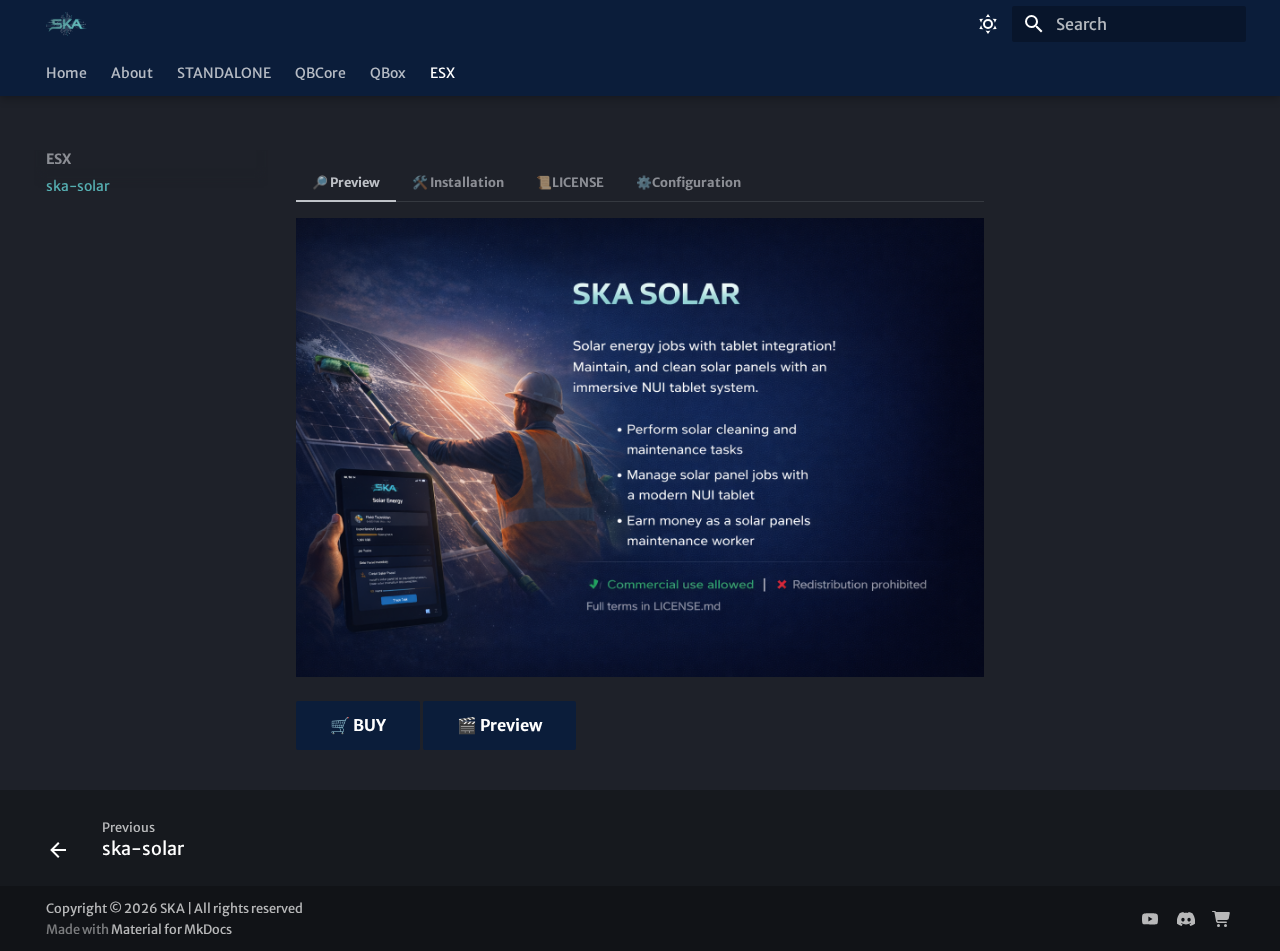
<file: ESX/ska-solar/Solar/index.html>
<!doctype html>
<html lang="en" class="no-js">
  <head>
    
      <meta charset="utf-8">
      <meta name="viewport" content="width=device-width,initial-scale=1">
      
      
      
        <link rel="canonical" href="https://ska.com/ESX/ska-solar/Solar/">
      
      
        <link rel="prev" href="../../../QBox/ska-solar/Solar/">
      
      
      
        
      
      
      <link rel="icon" href="../../../assets/logo.png">
      <meta name="generator" content="mkdocs-1.6.1, mkdocs-material-9.7.3">
    
    
      
        <title>ska-solar - </title>
      
    
    
      <link rel="stylesheet" href="../../../assets/stylesheets/main.484c7ddc.min.css">
      
        
        <link rel="stylesheet" href="../../../assets/stylesheets/palette.ab4e12ef.min.css">
      
      


    
    
      
    
    
      
        
        
        <link rel="preconnect" href="https://fonts.gstatic.com" crossorigin>
        <link rel="stylesheet" href="https://fonts.googleapis.com/css?family=Merriweather+Sans:300,300i,400,400i,700,700i%7CRed+Hat+Mono:400,400i,700,700i&display=fallback">
        <style>:root{--md-text-font:"Merriweather Sans";--md-code-font:"Red Hat Mono"}</style>
      
    
    
      <link rel="stylesheet" href="../../../stylesheets/extra.css">
    
    <script>__md_scope=new URL("../../..",location),__md_hash=e=>[...e].reduce(((e,_)=>(e<<5)-e+_.charCodeAt(0)),0),__md_get=(e,_=localStorage,t=__md_scope)=>JSON.parse(_.getItem(t.pathname+"."+e)),__md_set=(e,_,t=localStorage,a=__md_scope)=>{try{t.setItem(a.pathname+"."+e,JSON.stringify(_))}catch(e){}}</script>
    
      

    
    
  </head>
  
  
    
    
      
    
    
    
    
    <body dir="ltr" data-md-color-scheme="slate" data-md-color-primary="custom" data-md-color-accent="custom">
  
    
    <input class="md-toggle" data-md-toggle="drawer" type="checkbox" id="__drawer" autocomplete="off">
    <input class="md-toggle" data-md-toggle="search" type="checkbox" id="__search" autocomplete="off">
    <label class="md-overlay" for="__drawer"></label>
    <div data-md-component="skip">
      
        
        <a href="#_1" class="md-skip">
          Skip to content
        </a>
      
    </div>
    <div data-md-component="announce">
      
    </div>
    
    
      

  

<header class="md-header md-header--shadow md-header--lifted" data-md-component="header">
  <nav class="md-header__inner md-grid" aria-label="Header">
    <a href="../../.." title="" class="md-header__button md-logo" aria-label="" data-md-component="logo">
      
  <img src="../../../assets/logo.png" alt="logo">

    </a>
    <label class="md-header__button md-icon" for="__drawer">
      
      <svg xmlns="http://www.w3.org/2000/svg" viewBox="0 0 24 24"><path d="M3 6h18v2H3zm0 5h18v2H3zm0 5h18v2H3z"/></svg>
    </label>
    <div class="md-header__title" data-md-component="header-title">
      <div class="md-header__ellipsis">
        <div class="md-header__topic">
          <span class="md-ellipsis">
            
          </span>
        </div>
        <div class="md-header__topic" data-md-component="header-topic">
          <span class="md-ellipsis">
            
              ska-solar
            
          </span>
        </div>
      </div>
    </div>
    
      
        <form class="md-header__option" data-md-component="palette">
  
    
    
    
    <input class="md-option" data-md-color-media="" data-md-color-scheme="slate" data-md-color-primary="custom" data-md-color-accent="custom"  aria-label="Dark mode"  type="radio" name="__palette" id="__palette_0">
    
      <label class="md-header__button md-icon" title="Dark mode" for="__palette_1" hidden>
        <svg xmlns="http://www.w3.org/2000/svg" viewBox="0 0 24 24"><path d="M12 7a5 5 0 0 1 5 5 5 5 0 0 1-5 5 5 5 0 0 1-5-5 5 5 0 0 1 5-5m0 2a3 3 0 0 0-3 3 3 3 0 0 0 3 3 3 3 0 0 0 3-3 3 3 0 0 0-3-3m0-7 2.39 3.42C13.65 5.15 12.84 5 12 5s-1.65.15-2.39.42zM3.34 7l4.16-.35A7.2 7.2 0 0 0 5.94 8.5c-.44.74-.69 1.5-.83 2.29zm.02 10 1.76-3.77a7.131 7.131 0 0 0 2.38 4.14zM20.65 7l-1.77 3.79a7.02 7.02 0 0 0-2.38-4.15zm-.01 10-4.14.36c.59-.51 1.12-1.14 1.54-1.86.42-.73.69-1.5.83-2.29zM12 22l-2.41-3.44c.74.27 1.55.44 2.41.44.82 0 1.63-.17 2.37-.44z"/></svg>
      </label>
    
  
    
    
    
    <input class="md-option" data-md-color-media="" data-md-color-scheme="default" data-md-color-primary="custom" data-md-color-accent="custom"  aria-label="Light mode"  type="radio" name="__palette" id="__palette_1">
    
      <label class="md-header__button md-icon" title="Light mode" for="__palette_0" hidden>
        <svg xmlns="http://www.w3.org/2000/svg" viewBox="0 0 24 24"><path d="m17.75 4.09-2.53 1.94.91 3.06-2.63-1.81-2.63 1.81.91-3.06-2.53-1.94L12.44 4l1.06-3 1.06 3zm3.5 6.91-1.64 1.25.59 1.98-1.7-1.17-1.7 1.17.59-1.98L15.75 11l2.06-.05L18.5 9l.69 1.95zm-2.28 4.95c.83-.08 1.72 1.1 1.19 1.85-.32.45-.66.87-1.08 1.27C15.17 23 8.84 23 4.94 19.07c-3.91-3.9-3.91-10.24 0-14.14.4-.4.82-.76 1.27-1.08.75-.53 1.93.36 1.85 1.19-.27 2.86.69 5.83 2.89 8.02a9.96 9.96 0 0 0 8.02 2.89m-1.64 2.02a12.08 12.08 0 0 1-7.8-3.47c-2.17-2.19-3.33-5-3.49-7.82-2.81 3.14-2.7 7.96.31 10.98 3.02 3.01 7.84 3.12 10.98.31"/></svg>
      </label>
    
  
</form>
      
    
    
      <script>var palette=__md_get("__palette");if(palette&&palette.color){if("(prefers-color-scheme)"===palette.color.media){var media=matchMedia("(prefers-color-scheme: light)"),input=document.querySelector(media.matches?"[data-md-color-media='(prefers-color-scheme: light)']":"[data-md-color-media='(prefers-color-scheme: dark)']");palette.color.media=input.getAttribute("data-md-color-media"),palette.color.scheme=input.getAttribute("data-md-color-scheme"),palette.color.primary=input.getAttribute("data-md-color-primary"),palette.color.accent=input.getAttribute("data-md-color-accent")}for(var[key,value]of Object.entries(palette.color))document.body.setAttribute("data-md-color-"+key,value)}</script>
    
    
    
      
      
        <label class="md-header__button md-icon" for="__search">
          
          <svg xmlns="http://www.w3.org/2000/svg" viewBox="0 0 24 24"><path d="M9.5 3A6.5 6.5 0 0 1 16 9.5c0 1.61-.59 3.09-1.56 4.23l.27.27h.79l5 5-1.5 1.5-5-5v-.79l-.27-.27A6.52 6.52 0 0 1 9.5 16 6.5 6.5 0 0 1 3 9.5 6.5 6.5 0 0 1 9.5 3m0 2C7 5 5 7 5 9.5S7 14 9.5 14 14 12 14 9.5 12 5 9.5 5"/></svg>
        </label>
        <div class="md-search" data-md-component="search" role="dialog">
  <label class="md-search__overlay" for="__search"></label>
  <div class="md-search__inner" role="search">
    <form class="md-search__form" name="search">
      <input type="text" class="md-search__input" name="query" aria-label="Search" placeholder="Search" autocapitalize="off" autocorrect="off" autocomplete="off" spellcheck="false" data-md-component="search-query" required>
      <label class="md-search__icon md-icon" for="__search">
        
        <svg xmlns="http://www.w3.org/2000/svg" viewBox="0 0 24 24"><path d="M9.5 3A6.5 6.5 0 0 1 16 9.5c0 1.61-.59 3.09-1.56 4.23l.27.27h.79l5 5-1.5 1.5-5-5v-.79l-.27-.27A6.52 6.52 0 0 1 9.5 16 6.5 6.5 0 0 1 3 9.5 6.5 6.5 0 0 1 9.5 3m0 2C7 5 5 7 5 9.5S7 14 9.5 14 14 12 14 9.5 12 5 9.5 5"/></svg>
        
        <svg xmlns="http://www.w3.org/2000/svg" viewBox="0 0 24 24"><path d="M20 11v2H8l5.5 5.5-1.42 1.42L4.16 12l7.92-7.92L13.5 5.5 8 11z"/></svg>
      </label>
      <nav class="md-search__options" aria-label="Search">
        
        <button type="reset" class="md-search__icon md-icon" title="Clear" aria-label="Clear" tabindex="-1">
          
          <svg xmlns="http://www.w3.org/2000/svg" viewBox="0 0 24 24"><path d="M19 6.41 17.59 5 12 10.59 6.41 5 5 6.41 10.59 12 5 17.59 6.41 19 12 13.41 17.59 19 19 17.59 13.41 12z"/></svg>
        </button>
      </nav>
      
    </form>
    <div class="md-search__output">
      <div class="md-search__scrollwrap" tabindex="0" data-md-scrollfix>
        <div class="md-search-result" data-md-component="search-result">
          <div class="md-search-result__meta">
            Initializing search
          </div>
          <ol class="md-search-result__list" role="presentation"></ol>
        </div>
      </div>
    </div>
  </div>
</div>
      
    
    
  </nav>
  
    
      
<nav class="md-tabs" aria-label="Tabs" data-md-component="tabs">
  <div class="md-grid">
    <ul class="md-tabs__list">
      
        
  
  
  
  
    <li class="md-tabs__item">
      <a href="../../.." class="md-tabs__link">
        
  
  
    
  
  Home

      </a>
    </li>
  

      
        
  
  
  
  
    <li class="md-tabs__item">
      <a href="../../../about/" class="md-tabs__link">
        
  
  
    
  
  About

      </a>
    </li>
  

      
        
  
  
  
  
    
    
      <li class="md-tabs__item">
        <a href="../../../STANDALONE/ska-traffic/Traffic/" class="md-tabs__link">
          
  
  
    
  
  STANDALONE

        </a>
      </li>
    
  

      
        
  
  
  
  
    
    
      <li class="md-tabs__item">
        <a href="../../../QBCore/ska-solar/Solar/" class="md-tabs__link">
          
  
  
    
  
  QBCore

        </a>
      </li>
    
  

      
        
  
  
  
  
    
    
      <li class="md-tabs__item">
        <a href="../../../QBox/ska-solar/Solar/" class="md-tabs__link">
          
  
  
    
  
  QBox

        </a>
      </li>
    
  

      
        
  
  
  
    
  
  
    
    
      <li class="md-tabs__item md-tabs__item--active">
        <a href="./" class="md-tabs__link">
          
  
  
    
  
  ESX

        </a>
      </li>
    
  

      
    </ul>
  </div>
</nav>
    
  
</header>
    
    <div class="md-container" data-md-component="container">
      
      
        
      
      <main class="md-main" data-md-component="main">
        <div class="md-main__inner md-grid">
          
            
              
              <div class="md-sidebar md-sidebar--primary" data-md-component="sidebar" data-md-type="navigation" >
                <div class="md-sidebar__scrollwrap">
                  <div class="md-sidebar__inner">
                    


  


<nav class="md-nav md-nav--primary md-nav--lifted" aria-label="Navigation" data-md-level="0">
  <label class="md-nav__title" for="__drawer">
    <a href="../../.." title="" class="md-nav__button md-logo" aria-label="" data-md-component="logo">
      
  <img src="../../../assets/logo.png" alt="logo">

    </a>
    
  </label>
  
  <ul class="md-nav__list" data-md-scrollfix>
    
      
      
  
  
  
  
    <li class="md-nav__item">
      <a href="../../.." class="md-nav__link">
        
  
  
  <span class="md-ellipsis">
    
  
    Home
  

    
  </span>
  
  

      </a>
    </li>
  

    
      
      
  
  
  
  
    <li class="md-nav__item">
      <a href="../../../about/" class="md-nav__link">
        
  
  
  <span class="md-ellipsis">
    
  
    About
  

    
  </span>
  
  

      </a>
    </li>
  

    
      
      
  
  
  
  
    
    
      
        
      
        
      
    
    
    
      
      
        
      
    
    
    <li class="md-nav__item md-nav__item--nested">
      
        
        
          
        
        <input class="md-nav__toggle md-toggle md-toggle--indeterminate" type="checkbox" id="__nav_3" >
        
          
          <label class="md-nav__link" for="__nav_3" id="__nav_3_label" tabindex="0">
            
  
  
  <span class="md-ellipsis">
    
  
    STANDALONE
  

    
  </span>
  
  

            <span class="md-nav__icon md-icon"></span>
          </label>
        
        <nav class="md-nav" data-md-level="1" aria-labelledby="__nav_3_label" aria-expanded="false">
          <label class="md-nav__title" for="__nav_3">
            <span class="md-nav__icon md-icon"></span>
            
  
    STANDALONE
  

          </label>
          <ul class="md-nav__list" data-md-scrollfix>
            
              
                
  
  
  
  
    <li class="md-nav__item">
      <a href="../../../STANDALONE/ska-traffic/Traffic/" class="md-nav__link">
        
  
  
  <span class="md-ellipsis">
    
  
    ska-traffic
  

    
  </span>
  
  

      </a>
    </li>
  

              
            
              
                
  
  
  
  
    <li class="md-nav__item">
      <a href="../../../STANDALONE/ska-props/props/" class="md-nav__link">
        
  
  
  <span class="md-ellipsis">
    
  
    ska-props
  

    
  </span>
  
  

      </a>
    </li>
  

              
            
          </ul>
        </nav>
      
    </li>
  

    
      
      
  
  
  
  
    
    
      
        
      
    
    
    
      
      
        
      
    
    
    <li class="md-nav__item md-nav__item--nested">
      
        
        
          
        
        <input class="md-nav__toggle md-toggle md-toggle--indeterminate" type="checkbox" id="__nav_4" >
        
          
          <label class="md-nav__link" for="__nav_4" id="__nav_4_label" tabindex="0">
            
  
  
  <span class="md-ellipsis">
    
  
    QBCore
  

    
  </span>
  
  

            <span class="md-nav__icon md-icon"></span>
          </label>
        
        <nav class="md-nav" data-md-level="1" aria-labelledby="__nav_4_label" aria-expanded="false">
          <label class="md-nav__title" for="__nav_4">
            <span class="md-nav__icon md-icon"></span>
            
  
    QBCore
  

          </label>
          <ul class="md-nav__list" data-md-scrollfix>
            
              
                
  
  
  
  
    <li class="md-nav__item">
      <a href="../../../QBCore/ska-solar/Solar/" class="md-nav__link">
        
  
  
  <span class="md-ellipsis">
    
  
    ska-solar
  

    
  </span>
  
  

      </a>
    </li>
  

              
            
          </ul>
        </nav>
      
    </li>
  

    
      
      
  
  
  
  
    
    
      
        
      
    
    
    
      
      
        
      
    
    
    <li class="md-nav__item md-nav__item--nested">
      
        
        
          
        
        <input class="md-nav__toggle md-toggle md-toggle--indeterminate" type="checkbox" id="__nav_5" >
        
          
          <label class="md-nav__link" for="__nav_5" id="__nav_5_label" tabindex="0">
            
  
  
  <span class="md-ellipsis">
    
  
    QBox
  

    
  </span>
  
  

            <span class="md-nav__icon md-icon"></span>
          </label>
        
        <nav class="md-nav" data-md-level="1" aria-labelledby="__nav_5_label" aria-expanded="false">
          <label class="md-nav__title" for="__nav_5">
            <span class="md-nav__icon md-icon"></span>
            
  
    QBox
  

          </label>
          <ul class="md-nav__list" data-md-scrollfix>
            
              
                
  
  
  
  
    <li class="md-nav__item">
      <a href="../../../QBox/ska-solar/Solar/" class="md-nav__link">
        
  
  
  <span class="md-ellipsis">
    
  
    ska-solar
  

    
  </span>
  
  

      </a>
    </li>
  

              
            
          </ul>
        </nav>
      
    </li>
  

    
      
      
  
  
    
  
  
  
    
    
      
        
      
    
    
    
      
        
        
      
      
        
      
    
    
    <li class="md-nav__item md-nav__item--active md-nav__item--section md-nav__item--nested">
      
        
        
        <input class="md-nav__toggle md-toggle " type="checkbox" id="__nav_6" checked>
        
          
          <label class="md-nav__link" for="__nav_6" id="__nav_6_label" tabindex="">
            
  
  
  <span class="md-ellipsis">
    
  
    ESX
  

    
  </span>
  
  

            <span class="md-nav__icon md-icon"></span>
          </label>
        
        <nav class="md-nav" data-md-level="1" aria-labelledby="__nav_6_label" aria-expanded="true">
          <label class="md-nav__title" for="__nav_6">
            <span class="md-nav__icon md-icon"></span>
            
  
    ESX
  

          </label>
          <ul class="md-nav__list" data-md-scrollfix>
            
              
                
  
  
    
  
  
  
    <li class="md-nav__item md-nav__item--active">
      
      <input class="md-nav__toggle md-toggle" type="checkbox" id="__toc">
      
      
        
      
      
      <a href="./" class="md-nav__link md-nav__link--active">
        
  
  
  <span class="md-ellipsis">
    
  
    ska-solar
  

    
  </span>
  
  

      </a>
      
    </li>
  

              
            
          </ul>
        </nav>
      
    </li>
  

    
  </ul>
</nav>
                  </div>
                </div>
              </div>
            
            
              
              <div class="md-sidebar md-sidebar--secondary" data-md-component="sidebar" data-md-type="toc" >
                <div class="md-sidebar__scrollwrap">
                  <div class="md-sidebar__inner">
                    

<nav class="md-nav md-nav--secondary" aria-label="Table of contents">
  
  
  
    
  
  
</nav>
                  </div>
                </div>
              </div>
            
          
          
            <div class="md-content" data-md-component="content">
              
              <article class="md-content__inner md-typeset">
                
                  



<div class="tabbed-set tabbed-alternate" data-tabs="1:4"><input checked="checked" id="__tabbed_1_1" name="__tabbed_1" type="radio" /><input id="__tabbed_1_2" name="__tabbed_1" type="radio" /><input id="__tabbed_1_3" name="__tabbed_1" type="radio" /><input id="__tabbed_1_4" name="__tabbed_1" type="radio" /><div class="tabbed-labels"><label for="__tabbed_1_1">🔎 Preview</label><label for="__tabbed_1_2">🛠️​ Installation</label><label for="__tabbed_1_3">📜LICENSE</label><label for="__tabbed_1_4">⚙️Configuration</label></div>
<div class="tabbed-content">
<div class="tabbed-block">
<p><img alt="ska-solar-original.png is the image" src="../assets/ska-solar-original.png" /></p>
<p><a class="md-button md-button--primary" href="https://ska-webstore.tebex.io/category/esx">🛒 BUY</a>
<a class="md-button md-button--primary" href="https://www.youtube.com/watch?v=wU8RPLMW5e0">🎬 Preview</a></p>
</div>
<div class="tabbed-block">
<h1 id="_1"></h1>
<h1 id="installation">Installation</h1>
<ol>
<li>
<p>Add this resource into your <code>resources/</code> folder.</p>
<p>Place the resource folder inside your server’s:
<div class="language-text highlight"><pre><span></span><code><span id="__span-0-1"><a id="__codelineno-0-1" name="__codelineno-0-1" href="#__codelineno-0-1"></a>resources/
</span></code></pre></div>
Example:
<div class="language-text highlight"><pre><span></span><code><span id="__span-1-1"><a id="__codelineno-1-1" name="__codelineno-1-1" href="#__codelineno-1-1"></a>resources/[ska]/ska-solar
</span></code></pre></div></p>
</li>
<li>
<p>Ensure it in your <code>server.cfg</code>.</p>
<p>Add the following line to your server.cfg:
<div class="language-text highlight"><pre><span></span><code><span id="__span-2-1"><a id="__codelineno-2-1" name="__codelineno-2-1" href="#__codelineno-2-1"></a>ensure ska-solar
</span></code></pre></div>
or:
<div class="language-text highlight"><pre><span></span><code><span id="__span-3-1"><a id="__codelineno-3-1" name="__codelineno-3-1" href="#__codelineno-3-1"></a>ensure [ska]
</span></code></pre></div></p>
</li>
<li>
<p>Adjust any required configuration inside <code>shared/config.lua</code>.</p>
</li>
<li>
<p>add the lines below depending your inventory system</p>
<div class="tabbed-set tabbed-alternate" data-tabs="2:2"><input checked="checked" id="__tabbed_2_1" name="__tabbed_2" type="radio" /><input id="__tabbed_2_2" name="__tabbed_2" type="radio" /><div class="tabbed-labels"><label for="__tabbed_2_1">qb-inventory</label><label for="__tabbed_2_2">ox_invertory</label></div>
<div class="tabbed-content">
<div class="tabbed-block">
<div class="language-lua highlight"><span class="filename">qb/qb-core/shared/items.lua</span><pre><span></span><code><span id="__span-4-1"><a id="__codelineno-4-1" name="__codelineno-4-1" href="#__codelineno-4-1"></a><span class="nv">ska_tablet</span><span class="w"> </span><span class="o">=</span><span class="w"> </span><span class="p">{</span><span class="w"> </span><span class="nv">name</span><span class="w"> </span><span class="o">=</span><span class="w"> </span><span class="s1">&#39;ska_tablet&#39;</span><span class="p">,</span><span class="w"> </span><span class="nv">label</span><span class="w"> </span><span class="o">=</span><span class="w"> </span><span class="s1">&#39;Watt-A-Clean Tablet&#39;</span><span class="p">,</span><span class="w"> </span><span class="nv">weight</span><span class="w"> </span><span class="o">=</span><span class="w"> </span><span class="mi">2000</span><span class="p">,</span><span class="w"> </span><span class="nb">type</span><span class="w"> </span><span class="o">=</span><span class="w"> </span><span class="s1">&#39;item&#39;</span><span class="p">,</span><span class="w"> </span><span class="nv">image</span><span class="w"> </span><span class="o">=</span><span class="w"> </span><span class="s1">&#39;tablet.png&#39;</span><span class="p">,</span><span class="w"> </span><span class="nv">unique</span><span class="w"> </span><span class="o">=</span><span class="w"> </span><span class="kc">false</span><span class="p">,</span><span class="w"> </span><span class="nv">useable</span><span class="w"> </span><span class="o">=</span><span class="w"> </span><span class="kc">false</span><span class="p">,</span><span class="w"> </span><span class="nv">shouldClose</span><span class="w"> </span><span class="o">=</span><span class="w"> </span><span class="kc">true</span><span class="p">,</span><span class="w"> </span><span class="nv">description</span><span class="w"> </span><span class="o">=</span><span class="w"> </span><span class="s1">&#39;Expensive tablet&#39;</span><span class="w"> </span><span class="p">},</span>
</span></code></pre></div>
</div>
<div class="tabbed-block">
<div class="language-lua highlight"><span class="filename">ox_inventory\data\items.lua</span><pre><span></span><code><span id="__span-5-1"><a id="__codelineno-5-1" name="__codelineno-5-1" href="#__codelineno-5-1"></a><span class="p">[</span><span class="s1">&#39;ska_tablet&#39;</span><span class="p">]</span><span class="w"> </span><span class="o">=</span><span class="w"> </span><span class="p">{</span>
</span><span id="__span-5-2"><a id="__codelineno-5-2" name="__codelineno-5-2" href="#__codelineno-5-2"></a><span class="w">    </span><span class="nv">label</span><span class="w"> </span><span class="o">=</span><span class="w"> </span><span class="s1">&#39;Watt-A-Clean Tablet&#39;</span><span class="p">,</span>
</span><span id="__span-5-3"><a id="__codelineno-5-3" name="__codelineno-5-3" href="#__codelineno-5-3"></a><span class="w">    </span><span class="nv">weight</span><span class="w"> </span><span class="o">=</span><span class="w"> </span><span class="mi">2000</span><span class="p">,</span>
</span><span id="__span-5-4"><a id="__codelineno-5-4" name="__codelineno-5-4" href="#__codelineno-5-4"></a><span class="w">    </span><span class="nv">stack</span><span class="w"> </span><span class="o">=</span><span class="w"> </span><span class="kc">true</span><span class="p">,</span>
</span><span id="__span-5-5"><a id="__codelineno-5-5" name="__codelineno-5-5" href="#__codelineno-5-5"></a><span class="w">    </span><span class="nv">close</span><span class="w"> </span><span class="o">=</span><span class="w"> </span><span class="kc">true</span><span class="p">,</span>
</span><span id="__span-5-6"><a id="__codelineno-5-6" name="__codelineno-5-6" href="#__codelineno-5-6"></a><span class="w">    </span><span class="nv">description</span><span class="w"> </span><span class="o">=</span><span class="w"> </span><span class="s1">&#39;Expensive tablet&#39;</span><span class="p">,</span>
</span><span id="__span-5-7"><a id="__codelineno-5-7" name="__codelineno-5-7" href="#__codelineno-5-7"></a><span class="w">    </span><span class="nv">client</span><span class="w"> </span><span class="o">=</span><span class="w"> </span><span class="p">{</span>
</span><span id="__span-5-8"><a id="__codelineno-5-8" name="__codelineno-5-8" href="#__codelineno-5-8"></a><span class="w">        </span><span class="nv">export</span><span class="w"> </span><span class="o">=</span><span class="w"> </span><span class="s1">&#39;ska-tablet.openTablet&#39;</span>
</span><span id="__span-5-9"><a id="__codelineno-5-9" name="__codelineno-5-9" href="#__codelineno-5-9"></a><span class="w">    </span><span class="p">}</span>
</span><span id="__span-5-10"><a id="__codelineno-5-10" name="__codelineno-5-10" href="#__codelineno-5-10"></a><span class="p">},</span>
</span></code></pre></div>
</div>
</div>
</div>
</li>
<li>
<p>Restart Your Server</p>
</li>
</ol>
<h1 id="dependencies">Dependencies</h1>
<ul>
<li>QBCore or ESX or QBOX Framework</li>
<li>Framework :<ul>
<li>QBCORE  : (<code>qb-target</code> and <code>qb-inventory</code>) or (<code>ox_target</code> and <code>ox_lib</code> and <code>qb-inventory</code>)</li>
<li>QBOX    : <code>ox_target</code> and <code>ox_lib</code> and <code>ox_inventory</code></li>
<li>ESX     : <code>ox_target</code> and <code>ox_lib</code> and <code>ox_inventory</code></li>
</ul>
</li>
<li>NUI support enabled</li>
</ul>
</div>
<div class="tabbed-block">
<h1 id="_2"></h1>
<p>END USER LICENSE AGREEMENT (EULA)</p>
<p>Last updated: 2026</p>
<p>Author / Licensor: SKA</p>
<h1 id="_3"></h1>
<ol>
<li>
<p>DEFINITIONS</p>
<p>“Software” refers to the FiveM script and all associated files, code, assets, and documentation provided by the Licensor.</p>
<p>“Licensor” refers to SKA, the creator and owner of the Software.</p>
<p>“Licensee” refers to the individual or entity that has purchased or obtained the Software through Tebex.</p>
<p>“Server” refers to a FiveM server operated by the Licensee.</p>
</li>
<li>
<p>LICENSE GRANT</p>
<p>The Licensor grants the Licensee a limited, non-exclusive, non-transferable, non-sublicensable license to use the Software on their server(s), subject to the terms of this Agreement.</p>
<p>This license grants usage rights only. No ownership, copyright, or intellectual property rights are transferred.</p>
</li>
<li>
<p>COMMERCIAL USAGE</p>
<p>the Licensee are expressly permitted to use the Software on commercial servers, including servers that:</p>
<ul>
<li>Accept donations Sell in-game items, subscriptions, or perks </li>
<li>Generate revenue through Tebex or similar platforms </li>
</ul>
<p>This permission does not extend to: </p>
<ul>
<li>Reselling the Software Bundling the Software with other paid products </li>
<li>Offering the Software as a service to third parties</li>
</ul>
</li>
<li>
<p>MODIFICATIONS</p>
<p>the Licensee may modify configuration files explicitly provided by the Licensor for customization</p>
<p>the Licensee may not Modify protected core files De-obfuscate or alter protected logic</p>
<p>Unauthorized modification voids this license</p>
</li>
<li>
<p>RESTRICTIONS</p>
<p>the Licensee may not:</p>
<ul>
<li>Redistribute, resell, sublicense, rent, lease, or share the Software in any form</li>
<li>Re-upload the Software publicly or privately</li>
<li>Share, leak, or publish the Software or any portion thereof Provide access to the Software to any third party </li>
<li>Reverse engineer, decompile, disassemble, or attempt to bypass escrow, encryption, or obfuscation </li>
<li>Include the Software in any bundle or package</li>
<li>Remove or alter copyright, branding, or license notices </li>
<li>Claim authorship or ownership of the Software</li>
</ul>
<p>Any form of redistribution, whether free or paid, is strictly prohibited.</p>
</li>
<li>
<p>OWNERSHIP</p>
<p>The Software is and shall remain the exclusive property of the Licensor</p>
<p>This Agreement does not convey any ownership rights or intellectual property interests</p>
<p>All rights, title, and interest in and to the Software remain the exclusive property of the Licensor.</p>
</li>
<li>
<p>SOURCE CODE &amp; ESCROW</p>
<p>The Software is distributed exclusively via Tebex Escrow.</p>
<p>Source code is not provided The Software may be compiled, obfuscated, or otherwise protected </p>
<p>Any attempt to extract or reconstruct source code is strictly prohibited</p>
</li>
<li>
<p>UPDATES &amp; SUPPORT</p>
<p>Updates, patches, and bug fixes may be provided at the discretion of SKA Support is provided only to verified purchasers </p>
<p>Major updates or feature expansions may require a separate purchase</p>
</li>
<li>
<p>NO REFUNDS</p>
<p>This Software is a digital product. </p>
<p>All sales are final and non-refundable.</p>
</li>
<li>
<p>TERMINATION</p>
<p>This license is automatically terminated if the Licensee violates any term of this Agreement.</p>
<p>Upon termination, the Licensee must:</p>
<ul>
<li>Stop using the Software</li>
<li>Delete all copies of the Software in their possession</li>
<li>No refund will be issued in the event of termination due to violation.</li>
</ul>
</li>
<li>
<p>DISCLAIMER OF WARRANTIES</p>
<p>The Software is provided “AS IS”, without warranty of any kind, including but not limited to:</p>
<ul>
<li>Fitness for a particular purpose</li>
<li>Compatibility with future FiveM updates</li>
<li>Error-free operation</li>
</ul>
<p>the Licensor does not guarantee uninterrupted operation or compatibility with third-party resources.</p>
</li>
<li>
<p>LIMITATION OF LIABILITY</p>
<p>To the maximum extent permitted by law, the Licensor shall not be liable for:</p>
<ul>
<li>Any damages arising from the use or inability to use the Software</li>
<li>Loss of data, revenue, or server availability</li>
<li>Server crashes, conflicts, or misconfiguration</li>
<li>Use of the Software is entirely at the Licensee’s own risk.</li>
</ul>
</li>
<li>
<p>DMCA &amp; COPYRIGHT ENFORCEMENT</p>
<p>The Software is protected under international copyright law. </p>
<p>Unauthorized redistribution, resale, or leakage of the Software constitutes copyright infringement and may result in: </p>
<ul>
<li>Immediate license termination </li>
<li>DMCA takedown notices </li>
<li>Tebex enforcement actions</li>
<li>Permanent blacklist from the Licensor products </li>
<li>Further Legal action where applicable</li>
</ul>
<p>The Licensor actively monitors and enforces its intellectual property rights.</p>
</li>
<li>
<p>GOVERNING LAW</p>
<p>This Agreement shall be governed by and interpreted in accordance with applicable laws, without regard to conflict of law principles.</p>
</li>
<li>
<p>ACCEPTANCE</p>
<p>By purchasing, downloading, installing, or using the Software, the Licensee acknowledges that they have read, understood, and agreed to the terms of this End User License Agreement.</p>
</li>
<li>
<p>ENTIRE AGREEMENT</p>
<p>This Agreement constitutes the entire agreement between the parties regarding the Software and supersedes all prior agreements, communications, or understandings, whether written or oral.</p>
</li>
</ol>
<h1 id="_4"></h1>
<p>© 2026 SKA. All rights reserved.</p>
</div>
<div class="tabbed-block">
<h1 id="_5"></h1>
<div class="language-lua highlight"><span class="filename">Config.lua</span><pre><span></span><code><span id="__span-6-1"><a id="__codelineno-6-1" name="__codelineno-6-1" href="#__codelineno-6-1"></a><span class="nv">Config</span><span class="w"> </span><span class="o">=</span><span class="w"> </span><span class="p">{}</span>
</span><span id="__span-6-2"><a id="__codelineno-6-2" name="__codelineno-6-2" href="#__codelineno-6-2"></a><span class="nv">Config</span><span class="p">.</span><span class="py">Locale</span><span class="w"> </span><span class="o">=</span><span class="w"> </span><span class="s1">&#39;en&#39;</span>
</span><span id="__span-6-3"><a id="__codelineno-6-3" name="__codelineno-6-3" href="#__codelineno-6-3"></a>
</span><span id="__span-6-4"><a id="__codelineno-6-4" name="__codelineno-6-4" href="#__codelineno-6-4"></a><span class="c1">-- NPC settings</span>
</span><span id="__span-6-5"><a id="__codelineno-6-5" name="__codelineno-6-5" href="#__codelineno-6-5"></a><span class="nv">Config</span><span class="p">.</span><span class="py">JobPed</span><span class="w"> </span><span class="o">=</span><span class="w"> </span><span class="p">{</span>
</span><span id="__span-6-6"><a id="__codelineno-6-6" name="__codelineno-6-6" href="#__codelineno-6-6"></a><span class="w">    </span><span class="nv">model</span><span class="w"> </span><span class="o">=</span><span class="w"> </span><span class="s2">&quot;s_m_y_construct_01&quot;</span><span class="p">,</span>
</span><span id="__span-6-7"><a id="__codelineno-6-7" name="__codelineno-6-7" href="#__codelineno-6-7"></a><span class="w">    </span><span class="nv">coords</span><span class="w"> </span><span class="o">=</span><span class="w"> </span><span class="nf">vector4</span><span class="p">(</span><span class="o">-</span><span class="mf">701.08</span><span class="p">,</span><span class="w"> </span><span class="mf">267.62</span><span class="p">,</span><span class="w"> </span><span class="mf">83.15</span><span class="p">,</span><span class="w"> </span><span class="mf">343.52</span><span class="p">),</span>
</span><span id="__span-6-8"><a id="__codelineno-6-8" name="__codelineno-6-8" href="#__codelineno-6-8"></a><span class="w">    </span><span class="nv">blip</span><span class="w"> </span><span class="o">=</span><span class="w"> </span><span class="p">{</span>
</span><span id="__span-6-9"><a id="__codelineno-6-9" name="__codelineno-6-9" href="#__codelineno-6-9"></a><span class="w">        </span><span class="nv">enabled</span><span class="w"> </span><span class="o">=</span><span class="w"> </span><span class="kc">true</span><span class="p">,</span>
</span><span id="__span-6-10"><a id="__codelineno-6-10" name="__codelineno-6-10" href="#__codelineno-6-10"></a><span class="w">        </span><span class="nv">label</span><span class="w"> </span><span class="o">=</span><span class="w"> </span><span class="s2">&quot;Watt-A-Clean&quot;</span><span class="p">,</span>
</span><span id="__span-6-11"><a id="__codelineno-6-11" name="__codelineno-6-11" href="#__codelineno-6-11"></a><span class="w">        </span><span class="nv">sprite</span><span class="w"> </span><span class="o">=</span><span class="w"> </span><span class="mi">894</span><span class="p">,</span>
</span><span id="__span-6-12"><a id="__codelineno-6-12" name="__codelineno-6-12" href="#__codelineno-6-12"></a><span class="w">        </span><span class="nv">color</span><span class="w"> </span><span class="o">=</span><span class="w"> </span><span class="mi">46</span><span class="p">,</span>
</span><span id="__span-6-13"><a id="__codelineno-6-13" name="__codelineno-6-13" href="#__codelineno-6-13"></a><span class="w">        </span><span class="nv">scale</span><span class="w"> </span><span class="o">=</span><span class="w"> </span><span class="mf">0.8</span><span class="p">,</span>
</span><span id="__span-6-14"><a id="__codelineno-6-14" name="__codelineno-6-14" href="#__codelineno-6-14"></a><span class="w">    </span><span class="p">}</span>
</span><span id="__span-6-15"><a id="__codelineno-6-15" name="__codelineno-6-15" href="#__codelineno-6-15"></a><span class="p">}</span>
</span><span id="__span-6-16"><a id="__codelineno-6-16" name="__codelineno-6-16" href="#__codelineno-6-16"></a>
</span><span id="__span-6-17"><a id="__codelineno-6-17" name="__codelineno-6-17" href="#__codelineno-6-17"></a><span class="c1">-- Job vehicle</span>
</span><span id="__span-6-18"><a id="__codelineno-6-18" name="__codelineno-6-18" href="#__codelineno-6-18"></a><span class="nv">Config</span><span class="p">.</span><span class="py">JobVehicle</span><span class="w"> </span><span class="o">=</span><span class="w"> </span><span class="s2">&quot;sadler&quot;</span>
</span><span id="__span-6-19"><a id="__codelineno-6-19" name="__codelineno-6-19" href="#__codelineno-6-19"></a><span class="nv">Config</span><span class="p">.</span><span class="py">VehicleSpawnPoints</span><span class="w"> </span><span class="o">=</span><span class="w"> </span><span class="p">{</span>
</span><span id="__span-6-20"><a id="__codelineno-6-20" name="__codelineno-6-20" href="#__codelineno-6-20"></a><span class="w">    </span><span class="nf">vector4</span><span class="p">(</span><span class="o">-</span><span class="mf">745.93</span><span class="p">,</span><span class="w"> </span><span class="mf">373.66</span><span class="p">,</span><span class="w"> </span><span class="mf">87.87</span><span class="p">,</span><span class="w"> </span><span class="mf">180.26</span><span class="p">),</span>
</span><span id="__span-6-21"><a id="__codelineno-6-21" name="__codelineno-6-21" href="#__codelineno-6-21"></a><span class="w">    </span><span class="nf">vector4</span><span class="p">(</span><span class="o">-</span><span class="mf">749.43</span><span class="p">,</span><span class="w"> </span><span class="mf">373.71</span><span class="p">,</span><span class="w"> </span><span class="mf">87.87</span><span class="p">,</span><span class="w"> </span><span class="mf">180.26</span><span class="p">),</span>
</span><span id="__span-6-22"><a id="__codelineno-6-22" name="__codelineno-6-22" href="#__codelineno-6-22"></a><span class="w">    </span><span class="nf">vector4</span><span class="p">(</span><span class="o">-</span><span class="mf">752.93</span><span class="p">,</span><span class="w"> </span><span class="mf">373.71</span><span class="p">,</span><span class="w"> </span><span class="mf">87.87</span><span class="p">,</span><span class="w"> </span><span class="mf">180.26</span><span class="p">),</span>
</span><span id="__span-6-23"><a id="__codelineno-6-23" name="__codelineno-6-23" href="#__codelineno-6-23"></a><span class="w">    </span><span class="nf">vector4</span><span class="p">(</span><span class="o">-</span><span class="mf">756.43</span><span class="p">,</span><span class="w"> </span><span class="mf">373.71</span><span class="p">,</span><span class="w"> </span><span class="mf">87.87</span><span class="p">,</span><span class="w"> </span><span class="mf">180.26</span><span class="p">),</span>
</span><span id="__span-6-24"><a id="__codelineno-6-24" name="__codelineno-6-24" href="#__codelineno-6-24"></a><span class="w">    </span><span class="nf">vector4</span><span class="p">(</span><span class="o">-</span><span class="mf">759.63</span><span class="p">,</span><span class="w"> </span><span class="mf">373.71</span><span class="p">,</span><span class="w"> </span><span class="mf">87.87</span><span class="p">,</span><span class="w"> </span><span class="mf">180.26</span><span class="p">),</span>
</span><span id="__span-6-25"><a id="__codelineno-6-25" name="__codelineno-6-25" href="#__codelineno-6-25"></a>
</span><span id="__span-6-26"><a id="__codelineno-6-26" name="__codelineno-6-26" href="#__codelineno-6-26"></a><span class="p">}</span>
</span><span id="__span-6-27"><a id="__codelineno-6-27" name="__codelineno-6-27" href="#__codelineno-6-27"></a>
</span><span id="__span-6-28"><a id="__codelineno-6-28" name="__codelineno-6-28" href="#__codelineno-6-28"></a><span class="c1">-- Roof job locations</span>
</span><span id="__span-6-29"><a id="__codelineno-6-29" name="__codelineno-6-29" href="#__codelineno-6-29"></a><span class="nv">Config</span><span class="p">.</span><span class="py">Contracts</span><span class="w"> </span><span class="o">=</span><span class="w"> </span><span class="p">{</span>
</span><span id="__span-6-30"><a id="__codelineno-6-30" name="__codelineno-6-30" href="#__codelineno-6-30"></a><span class="w">    </span><span class="p">{</span>
</span><span id="__span-6-31"><a id="__codelineno-6-31" name="__codelineno-6-31" href="#__codelineno-6-31"></a><span class="w">        </span><span class="nv">id</span><span class="w"> </span><span class="o">=</span><span class="w"> </span><span class="mi">1</span><span class="p">,</span>
</span><span id="__span-6-32"><a id="__codelineno-6-32" name="__codelineno-6-32" href="#__codelineno-6-32"></a><span class="w">        </span><span class="nv">name</span><span class="w"> </span><span class="o">=</span><span class="w"> </span><span class="s2">&quot;Carcer WAY&quot;</span><span class="p">,</span>
</span><span id="__span-6-33"><a id="__codelineno-6-33" name="__codelineno-6-33" href="#__codelineno-6-33"></a><span class="w">        </span><span class="nv">house</span><span class="w"> </span><span class="o">=</span><span class="w"> </span><span class="nf">vector3</span><span class="p">(</span><span class="o">-</span><span class="mf">217.74</span><span class="p">,</span><span class="w"> </span><span class="o">-</span><span class="mf">229.34</span><span class="p">,</span><span class="w"> </span><span class="mf">50.35</span><span class="p">),</span>
</span><span id="__span-6-34"><a id="__codelineno-6-34" name="__codelineno-6-34" href="#__codelineno-6-34"></a><span class="w">        </span><span class="nv">roofPoints</span><span class="w"> </span><span class="o">=</span><span class="w"> </span><span class="p">{</span>
</span><span id="__span-6-35"><a id="__codelineno-6-35" name="__codelineno-6-35" href="#__codelineno-6-35"></a><span class="w">            </span><span class="nf">vector4</span><span class="p">(</span><span class="o">-</span><span class="mf">192.96</span><span class="p">,</span><span class="w"> </span><span class="o">-</span><span class="mf">225.57</span><span class="p">,</span><span class="w"> </span><span class="mf">77.1</span><span class="p">,</span><span class="w"> </span><span class="mf">340.0</span><span class="p">),</span>
</span><span id="__span-6-36"><a id="__codelineno-6-36" name="__codelineno-6-36" href="#__codelineno-6-36"></a><span class="w">            </span><span class="nf">vector4</span><span class="p">(</span><span class="o">-</span><span class="mf">198.0</span><span class="p">,</span><span class="w"> </span><span class="o">-</span><span class="mf">240.7</span><span class="p">,</span><span class="w"> </span><span class="mf">77.1</span><span class="p">,</span><span class="w"> </span><span class="mf">340.0</span><span class="p">),</span>
</span><span id="__span-6-37"><a id="__codelineno-6-37" name="__codelineno-6-37" href="#__codelineno-6-37"></a><span class="w">            </span><span class="nf">vector4</span><span class="p">(</span><span class="o">-</span><span class="mf">203.0</span><span class="p">,</span><span class="w"> </span><span class="o">-</span><span class="mf">255.7</span><span class="p">,</span><span class="w"> </span><span class="mf">77.1</span><span class="p">,</span><span class="w"> </span><span class="mf">340.0</span><span class="p">),</span>
</span><span id="__span-6-38"><a id="__codelineno-6-38" name="__codelineno-6-38" href="#__codelineno-6-38"></a><span class="w">        </span><span class="p">},</span>
</span><span id="__span-6-39"><a id="__codelineno-6-39" name="__codelineno-6-39" href="#__codelineno-6-39"></a><span class="w">        </span><span class="nv">level</span><span class="w"> </span><span class="o">=</span><span class="w"> </span><span class="mi">1</span><span class="p">,</span>
</span><span id="__span-6-40"><a id="__codelineno-6-40" name="__codelineno-6-40" href="#__codelineno-6-40"></a><span class="w">        </span><span class="nv">reward</span><span class="w"> </span><span class="o">=</span><span class="w"> </span><span class="mi">100</span><span class="p">,</span>
</span><span id="__span-6-41"><a id="__codelineno-6-41" name="__codelineno-6-41" href="#__codelineno-6-41"></a><span class="w">        </span><span class="nv">solrep</span><span class="w"> </span><span class="o">=</span><span class="w"> </span><span class="mi">10</span><span class="p">,</span>
</span><span id="__span-6-42"><a id="__codelineno-6-42" name="__codelineno-6-42" href="#__codelineno-6-42"></a><span class="w">        </span><span class="nv">total</span><span class="w"> </span><span class="o">=</span><span class="w"> </span><span class="mi">3</span><span class="p">,</span>
</span><span id="__span-6-43"><a id="__codelineno-6-43" name="__codelineno-6-43" href="#__codelineno-6-43"></a><span class="w">        </span><span class="nv">exp</span><span class="w"> </span><span class="o">=</span><span class="w"> </span><span class="mi">0</span><span class="p">,</span>
</span><span id="__span-6-44"><a id="__codelineno-6-44" name="__codelineno-6-44" href="#__codelineno-6-44"></a><span class="w">        </span><span class="nv">dirt</span><span class="w"> </span><span class="o">=</span><span class="w"> </span><span class="mi">12</span><span class="p">,</span>
</span><span id="__span-6-45"><a id="__codelineno-6-45" name="__codelineno-6-45" href="#__codelineno-6-45"></a><span class="w">    </span><span class="p">},</span>
</span><span id="__span-6-46"><a id="__codelineno-6-46" name="__codelineno-6-46" href="#__codelineno-6-46"></a><span class="w">    </span><span class="p">{</span>
</span><span id="__span-6-47"><a id="__codelineno-6-47" name="__codelineno-6-47" href="#__codelineno-6-47"></a><span class="w">        </span><span class="nv">id</span><span class="w"> </span><span class="o">=</span><span class="w"> </span><span class="mi">2</span><span class="p">,</span>
</span><span id="__span-6-48"><a id="__codelineno-6-48" name="__codelineno-6-48" href="#__codelineno-6-48"></a><span class="w">        </span><span class="nv">name</span><span class="w"> </span><span class="o">=</span><span class="w"> </span><span class="s2">&quot;Red Desert AVE&quot;</span><span class="p">,</span>
</span><span id="__span-6-49"><a id="__codelineno-6-49" name="__codelineno-6-49" href="#__codelineno-6-49"></a><span class="w">        </span><span class="nv">house</span><span class="w"> </span><span class="o">=</span><span class="w"> </span><span class="nf">vector3</span><span class="p">(</span><span class="o">-</span><span class="mf">1294.14</span><span class="p">,</span><span class="w"> </span><span class="o">-</span><span class="mf">586.49</span><span class="p">,</span><span class="w"> </span><span class="mf">29.3</span><span class="p">),</span>
</span><span id="__span-6-50"><a id="__codelineno-6-50" name="__codelineno-6-50" href="#__codelineno-6-50"></a><span class="w">        </span><span class="nv">roofPoints</span><span class="w"> </span><span class="o">=</span><span class="w"> </span><span class="p">{</span>
</span><span id="__span-6-51"><a id="__codelineno-6-51" name="__codelineno-6-51" href="#__codelineno-6-51"></a><span class="w">            </span><span class="nf">vector4</span><span class="p">(</span><span class="o">-</span><span class="mf">1300.16</span><span class="p">,</span><span class="w"> </span><span class="o">-</span><span class="mf">569.9</span><span class="p">,</span><span class="w"> </span><span class="mf">43.3</span><span class="p">,</span><span class="w"> </span><span class="mf">311.0</span><span class="p">),</span>
</span><span id="__span-6-52"><a id="__codelineno-6-52" name="__codelineno-6-52" href="#__codelineno-6-52"></a><span class="w">            </span><span class="nf">vector4</span><span class="p">(</span><span class="o">-</span><span class="mf">1296.8</span><span class="p">,</span><span class="w"> </span><span class="o">-</span><span class="mf">573.71</span><span class="p">,</span><span class="w"> </span><span class="mf">43.3</span><span class="p">,</span><span class="w"> </span><span class="mf">311.0</span><span class="p">),</span>
</span><span id="__span-6-53"><a id="__codelineno-6-53" name="__codelineno-6-53" href="#__codelineno-6-53"></a><span class="w">            </span><span class="nf">vector4</span><span class="p">(</span><span class="o">-</span><span class="mf">1293.4</span><span class="p">,</span><span class="w"> </span><span class="o">-</span><span class="mf">577.57</span><span class="p">,</span><span class="w"> </span><span class="mf">43.3</span><span class="p">,</span><span class="w"> </span><span class="mf">311.0</span><span class="p">),</span>
</span><span id="__span-6-54"><a id="__codelineno-6-54" name="__codelineno-6-54" href="#__codelineno-6-54"></a><span class="w">        </span><span class="p">},</span>
</span><span id="__span-6-55"><a id="__codelineno-6-55" name="__codelineno-6-55" href="#__codelineno-6-55"></a><span class="w">        </span><span class="nv">level</span><span class="w"> </span><span class="o">=</span><span class="w"> </span><span class="mi">1</span><span class="p">,</span>
</span><span id="__span-6-56"><a id="__codelineno-6-56" name="__codelineno-6-56" href="#__codelineno-6-56"></a><span class="w">        </span><span class="nv">reward</span><span class="w"> </span><span class="o">=</span><span class="w"> </span><span class="mi">100</span><span class="p">,</span>
</span><span id="__span-6-57"><a id="__codelineno-6-57" name="__codelineno-6-57" href="#__codelineno-6-57"></a><span class="w">        </span><span class="nv">solrep</span><span class="w"> </span><span class="o">=</span><span class="w"> </span><span class="mi">10</span><span class="p">,</span>
</span><span id="__span-6-58"><a id="__codelineno-6-58" name="__codelineno-6-58" href="#__codelineno-6-58"></a><span class="w">        </span><span class="nv">total</span><span class="w"> </span><span class="o">=</span><span class="w"> </span><span class="mi">3</span><span class="p">,</span>
</span><span id="__span-6-59"><a id="__codelineno-6-59" name="__codelineno-6-59" href="#__codelineno-6-59"></a><span class="w">        </span><span class="nv">exp</span><span class="w"> </span><span class="o">=</span><span class="w"> </span><span class="mi">0</span><span class="p">,</span>
</span><span id="__span-6-60"><a id="__codelineno-6-60" name="__codelineno-6-60" href="#__codelineno-6-60"></a><span class="w">        </span><span class="nv">dirt</span><span class="w"> </span><span class="o">=</span><span class="w"> </span><span class="mi">12</span><span class="p">,</span>
</span><span id="__span-6-61"><a id="__codelineno-6-61" name="__codelineno-6-61" href="#__codelineno-6-61"></a><span class="w">    </span><span class="p">},</span>
</span><span id="__span-6-62"><a id="__codelineno-6-62" name="__codelineno-6-62" href="#__codelineno-6-62"></a><span class="w">    </span><span class="p">{</span>
</span><span id="__span-6-63"><a id="__codelineno-6-63" name="__codelineno-6-63" href="#__codelineno-6-63"></a><span class="w">        </span><span class="nv">id</span><span class="w"> </span><span class="o">=</span><span class="w"> </span><span class="mi">3</span><span class="p">,</span>
</span><span id="__span-6-64"><a id="__codelineno-6-64" name="__codelineno-6-64" href="#__codelineno-6-64"></a><span class="w">        </span><span class="nv">name</span><span class="w"> </span><span class="o">=</span><span class="w"> </span><span class="s2">&quot;Vespucci BLVD&quot;</span><span class="p">,</span>
</span><span id="__span-6-65"><a id="__codelineno-6-65" name="__codelineno-6-65" href="#__codelineno-6-65"></a><span class="w">        </span><span class="nv">house</span><span class="w"> </span><span class="o">=</span><span class="w"> </span><span class="nf">vector3</span><span class="p">(</span><span class="o">-</span><span class="mf">584.64</span><span class="p">,</span><span class="w"> </span><span class="o">-</span><span class="mf">812.62</span><span class="p">,</span><span class="w"> </span><span class="mf">26.33</span><span class="p">),</span>
</span><span id="__span-6-66"><a id="__codelineno-6-66" name="__codelineno-6-66" href="#__codelineno-6-66"></a><span class="w">        </span><span class="nv">roofPoints</span><span class="w"> </span><span class="o">=</span><span class="w"> </span><span class="p">{</span>
</span><span id="__span-6-67"><a id="__codelineno-6-67" name="__codelineno-6-67" href="#__codelineno-6-67"></a><span class="w">            </span><span class="nf">vector4</span><span class="p">(</span><span class="o">-</span><span class="mf">521.85</span><span class="p">,</span><span class="w"> </span><span class="o">-</span><span class="mf">812.0</span><span class="p">,</span><span class="w"> </span><span class="mf">45.20</span><span class="p">,</span><span class="w"> </span><span class="mf">0.0</span><span class="p">),</span>
</span><span id="__span-6-68"><a id="__codelineno-6-68" name="__codelineno-6-68" href="#__codelineno-6-68"></a><span class="w">            </span><span class="nf">vector4</span><span class="p">(</span><span class="o">-</span><span class="mf">521.88</span><span class="p">,</span><span class="w"> </span><span class="o">-</span><span class="mf">808.0</span><span class="p">,</span><span class="w"> </span><span class="mf">45.20</span><span class="p">,</span><span class="w"> </span><span class="mf">0.0</span><span class="p">),</span>
</span><span id="__span-6-69"><a id="__codelineno-6-69" name="__codelineno-6-69" href="#__codelineno-6-69"></a><span class="w">            </span><span class="nf">vector4</span><span class="p">(</span><span class="o">-</span><span class="mf">574.88</span><span class="p">,</span><span class="w"> </span><span class="o">-</span><span class="mf">812.0</span><span class="p">,</span><span class="w"> </span><span class="mf">45.20</span><span class="p">,</span><span class="w"> </span><span class="mf">0.0</span><span class="p">),</span>
</span><span id="__span-6-70"><a id="__codelineno-6-70" name="__codelineno-6-70" href="#__codelineno-6-70"></a><span class="w">            </span><span class="nf">vector4</span><span class="p">(</span><span class="o">-</span><span class="mf">574.88</span><span class="p">,</span><span class="w"> </span><span class="o">-</span><span class="mf">808.0</span><span class="p">,</span><span class="w"> </span><span class="mf">45.20</span><span class="p">,</span><span class="w"> </span><span class="mf">0.0</span><span class="p">),</span>
</span><span id="__span-6-71"><a id="__codelineno-6-71" name="__codelineno-6-71" href="#__codelineno-6-71"></a><span class="w">            </span><span class="nf">vector4</span><span class="p">(</span><span class="o">-</span><span class="mf">580.88</span><span class="p">,</span><span class="w"> </span><span class="o">-</span><span class="mf">812.0</span><span class="p">,</span><span class="w"> </span><span class="mf">45.20</span><span class="p">,</span><span class="w"> </span><span class="mf">0.0</span><span class="p">),</span>
</span><span id="__span-6-72"><a id="__codelineno-6-72" name="__codelineno-6-72" href="#__codelineno-6-72"></a><span class="w">            </span><span class="nf">vector4</span><span class="p">(</span><span class="o">-</span><span class="mf">580.88</span><span class="p">,</span><span class="w"> </span><span class="o">-</span><span class="mf">808.0</span><span class="p">,</span><span class="w"> </span><span class="mf">45.20</span><span class="p">,</span><span class="w"> </span><span class="mf">0.0</span><span class="p">),</span>
</span><span id="__span-6-73"><a id="__codelineno-6-73" name="__codelineno-6-73" href="#__codelineno-6-73"></a><span class="w">        </span><span class="p">},</span>
</span><span id="__span-6-74"><a id="__codelineno-6-74" name="__codelineno-6-74" href="#__codelineno-6-74"></a><span class="w">        </span><span class="nv">level</span><span class="w"> </span><span class="o">=</span><span class="w"> </span><span class="mi">2</span><span class="p">,</span>
</span><span id="__span-6-75"><a id="__codelineno-6-75" name="__codelineno-6-75" href="#__codelineno-6-75"></a><span class="w">        </span><span class="nv">reward</span><span class="w"> </span><span class="o">=</span><span class="w"> </span><span class="mi">150</span><span class="p">,</span>
</span><span id="__span-6-76"><a id="__codelineno-6-76" name="__codelineno-6-76" href="#__codelineno-6-76"></a><span class="w">        </span><span class="nv">solrep</span><span class="w"> </span><span class="o">=</span><span class="w"> </span><span class="mi">15</span><span class="p">,</span>
</span><span id="__span-6-77"><a id="__codelineno-6-77" name="__codelineno-6-77" href="#__codelineno-6-77"></a><span class="w">        </span><span class="nv">total</span><span class="w"> </span><span class="o">=</span><span class="w"> </span><span class="mi">6</span><span class="p">,</span>
</span><span id="__span-6-78"><a id="__codelineno-6-78" name="__codelineno-6-78" href="#__codelineno-6-78"></a><span class="w">        </span><span class="nv">exp</span><span class="w"> </span><span class="o">=</span><span class="w"> </span><span class="mi">200</span><span class="p">,</span>
</span><span id="__span-6-79"><a id="__codelineno-6-79" name="__codelineno-6-79" href="#__codelineno-6-79"></a><span class="w">        </span><span class="nv">dirt</span><span class="w"> </span><span class="o">=</span><span class="w"> </span><span class="mi">16</span><span class="p">,</span>
</span><span id="__span-6-80"><a id="__codelineno-6-80" name="__codelineno-6-80" href="#__codelineno-6-80"></a><span class="w">    </span><span class="p">},</span>
</span><span id="__span-6-81"><a id="__codelineno-6-81" name="__codelineno-6-81" href="#__codelineno-6-81"></a><span class="w">    </span><span class="p">{</span>
</span><span id="__span-6-82"><a id="__codelineno-6-82" name="__codelineno-6-82" href="#__codelineno-6-82"></a><span class="w">        </span><span class="nv">id</span><span class="w"> </span><span class="o">=</span><span class="w"> </span><span class="mi">4</span><span class="p">,</span>
</span><span id="__span-6-83"><a id="__codelineno-6-83" name="__codelineno-6-83" href="#__codelineno-6-83"></a><span class="w">        </span><span class="nv">name</span><span class="w"> </span><span class="o">=</span><span class="w"> </span><span class="s2">&quot;Strawberry AVE&quot;</span><span class="p">,</span>
</span><span id="__span-6-84"><a id="__codelineno-6-84" name="__codelineno-6-84" href="#__codelineno-6-84"></a><span class="w">        </span><span class="nv">house</span><span class="w"> </span><span class="o">=</span><span class="w"> </span><span class="nf">vector3</span><span class="p">(</span><span class="mf">289.27</span><span class="p">,</span><span class="w"> </span><span class="o">-</span><span class="mf">994.9</span><span class="p">,</span><span class="w"> </span><span class="mf">29.29</span><span class="p">),</span>
</span><span id="__span-6-85"><a id="__codelineno-6-85" name="__codelineno-6-85" href="#__codelineno-6-85"></a><span class="w">        </span><span class="nv">roofPoints</span><span class="w"> </span><span class="o">=</span><span class="w"> </span><span class="p">{</span>
</span><span id="__span-6-86"><a id="__codelineno-6-86" name="__codelineno-6-86" href="#__codelineno-6-86"></a><span class="w">            </span><span class="nf">vector4</span><span class="p">(</span><span class="mf">294.0</span><span class="p">,</span><span class="w"> </span><span class="o">-</span><span class="mf">971.8</span><span class="p">,</span><span class="w"> </span><span class="mf">43.75</span><span class="p">,</span><span class="w"> </span><span class="mf">182.0</span><span class="p">),</span>
</span><span id="__span-6-87"><a id="__codelineno-6-87" name="__codelineno-6-87" href="#__codelineno-6-87"></a><span class="w">            </span><span class="nf">vector4</span><span class="p">(</span><span class="mf">289.14</span><span class="p">,</span><span class="w"> </span><span class="o">-</span><span class="mf">971.95</span><span class="p">,</span><span class="w"> </span><span class="mf">43.75</span><span class="p">,</span><span class="w"> </span><span class="mf">182.0</span><span class="p">),</span>
</span><span id="__span-6-88"><a id="__codelineno-6-88" name="__codelineno-6-88" href="#__codelineno-6-88"></a><span class="w">            </span><span class="nf">vector4</span><span class="p">(</span><span class="mf">289.08</span><span class="p">,</span><span class="w"> </span><span class="o">-</span><span class="mf">976.35</span><span class="p">,</span><span class="w"> </span><span class="mf">43.75</span><span class="p">,</span><span class="w"> </span><span class="mf">182.0</span><span class="p">),</span>
</span><span id="__span-6-89"><a id="__codelineno-6-89" name="__codelineno-6-89" href="#__codelineno-6-89"></a><span class="w">            </span><span class="nf">vector4</span><span class="p">(</span><span class="mf">294.26</span><span class="p">,</span><span class="w"> </span><span class="o">-</span><span class="mf">976.2</span><span class="p">,</span><span class="w"> </span><span class="mf">43.75</span><span class="p">,</span><span class="w"> </span><span class="mf">182.0</span><span class="p">),</span>
</span><span id="__span-6-90"><a id="__codelineno-6-90" name="__codelineno-6-90" href="#__codelineno-6-90"></a><span class="w">            </span><span class="nf">vector4</span><span class="p">(</span><span class="mf">262.42</span><span class="p">,</span><span class="w"> </span><span class="o">-</span><span class="mf">1022.84</span><span class="p">,</span><span class="w"> </span><span class="mf">60.37</span><span class="p">,</span><span class="w"> </span><span class="mf">160.0</span><span class="p">),</span>
</span><span id="__span-6-91"><a id="__codelineno-6-91" name="__codelineno-6-91" href="#__codelineno-6-91"></a><span class="w">            </span><span class="nf">vector4</span><span class="p">(</span><span class="mf">264.27</span><span class="p">,</span><span class="w"> </span><span class="o">-</span><span class="mf">1018.0</span><span class="p">,</span><span class="w"> </span><span class="mf">60.37</span><span class="p">,</span><span class="w"> </span><span class="mf">160.0</span><span class="p">),</span>
</span><span id="__span-6-92"><a id="__codelineno-6-92" name="__codelineno-6-92" href="#__codelineno-6-92"></a><span class="w">            </span><span class="nf">vector4</span><span class="p">(</span><span class="mf">266.07</span><span class="p">,</span><span class="w"> </span><span class="o">-</span><span class="mf">1013.01</span><span class="p">,</span><span class="w"> </span><span class="mf">60.37</span><span class="p">,</span><span class="w"> </span><span class="mf">160.0</span><span class="p">),</span>
</span><span id="__span-6-93"><a id="__codelineno-6-93" name="__codelineno-6-93" href="#__codelineno-6-93"></a><span class="w">            </span><span class="nf">vector4</span><span class="p">(</span><span class="mf">268.07</span><span class="p">,</span><span class="w"> </span><span class="o">-</span><span class="mf">1008.01</span><span class="p">,</span><span class="w"> </span><span class="mf">60.37</span><span class="p">,</span><span class="w"> </span><span class="mf">160.0</span><span class="p">),</span>
</span><span id="__span-6-94"><a id="__codelineno-6-94" name="__codelineno-6-94" href="#__codelineno-6-94"></a>
</span><span id="__span-6-95"><a id="__codelineno-6-95" name="__codelineno-6-95" href="#__codelineno-6-95"></a><span class="w">        </span><span class="p">},</span>
</span><span id="__span-6-96"><a id="__codelineno-6-96" name="__codelineno-6-96" href="#__codelineno-6-96"></a><span class="w">        </span><span class="nv">level</span><span class="w"> </span><span class="o">=</span><span class="w"> </span><span class="mi">2</span><span class="p">,</span>
</span><span id="__span-6-97"><a id="__codelineno-6-97" name="__codelineno-6-97" href="#__codelineno-6-97"></a><span class="w">        </span><span class="nv">reward</span><span class="w"> </span><span class="o">=</span><span class="w"> </span><span class="mi">150</span><span class="p">,</span>
</span><span id="__span-6-98"><a id="__codelineno-6-98" name="__codelineno-6-98" href="#__codelineno-6-98"></a><span class="w">        </span><span class="nv">solrep</span><span class="w"> </span><span class="o">=</span><span class="w"> </span><span class="mi">15</span><span class="p">,</span>
</span><span id="__span-6-99"><a id="__codelineno-6-99" name="__codelineno-6-99" href="#__codelineno-6-99"></a><span class="w">        </span><span class="nv">total</span><span class="w"> </span><span class="o">=</span><span class="w"> </span><span class="mi">8</span><span class="p">,</span>
</span><span id="__span-6-100"><a id="__codelineno-6-100" name="__codelineno-6-100" href="#__codelineno-6-100"></a><span class="w">        </span><span class="nv">exp</span><span class="w"> </span><span class="o">=</span><span class="w"> </span><span class="mi">200</span><span class="p">,</span>
</span><span id="__span-6-101"><a id="__codelineno-6-101" name="__codelineno-6-101" href="#__codelineno-6-101"></a><span class="w">        </span><span class="nv">dirt</span><span class="w"> </span><span class="o">=</span><span class="w"> </span><span class="mi">16</span><span class="p">,</span>
</span><span id="__span-6-102"><a id="__codelineno-6-102" name="__codelineno-6-102" href="#__codelineno-6-102"></a><span class="w">    </span><span class="p">},</span>
</span><span id="__span-6-103"><a id="__codelineno-6-103" name="__codelineno-6-103" href="#__codelineno-6-103"></a><span class="w">    </span><span class="p">{</span>
</span><span id="__span-6-104"><a id="__codelineno-6-104" name="__codelineno-6-104" href="#__codelineno-6-104"></a><span class="w">        </span><span class="nv">id</span><span class="w"> </span><span class="o">=</span><span class="w"> </span><span class="mi">5</span><span class="p">,</span>
</span><span id="__span-6-105"><a id="__codelineno-6-105" name="__codelineno-6-105" href="#__codelineno-6-105"></a><span class="w">        </span><span class="nv">name</span><span class="w"> </span><span class="o">=</span><span class="w"> </span><span class="s2">&quot;Vitus ST&quot;</span><span class="p">,</span>
</span><span id="__span-6-106"><a id="__codelineno-6-106" name="__codelineno-6-106" href="#__codelineno-6-106"></a><span class="w">        </span><span class="nv">house</span><span class="w"> </span><span class="o">=</span><span class="w"> </span><span class="nf">vector3</span><span class="p">(</span><span class="o">-</span><span class="mf">1318.8</span><span class="p">,</span><span class="w"> </span><span class="o">-</span><span class="mf">1266.91</span><span class="p">,</span><span class="w"> </span><span class="mf">4.58</span><span class="p">),</span>
</span><span id="__span-6-107"><a id="__codelineno-6-107" name="__codelineno-6-107" href="#__codelineno-6-107"></a><span class="w">        </span><span class="nv">roofPoints</span><span class="w"> </span><span class="o">=</span><span class="w"> </span><span class="p">{</span>
</span><span id="__span-6-108"><a id="__codelineno-6-108" name="__codelineno-6-108" href="#__codelineno-6-108"></a><span class="w">            </span><span class="nf">vector4</span><span class="p">(</span><span class="o">-</span><span class="mf">1330.58</span><span class="p">,</span><span class="w"> </span><span class="o">-</span><span class="mf">1275.13</span><span class="p">,</span><span class="w"> </span><span class="mf">11.25</span><span class="p">,</span><span class="w"> </span><span class="mf">290.0</span><span class="p">),</span>
</span><span id="__span-6-109"><a id="__codelineno-6-109" name="__codelineno-6-109" href="#__codelineno-6-109"></a><span class="w">            </span><span class="nf">vector4</span><span class="p">(</span><span class="o">-</span><span class="mf">1332.56</span><span class="p">,</span><span class="w"> </span><span class="o">-</span><span class="mf">1270.05</span><span class="p">,</span><span class="w"> </span><span class="mf">11.25</span><span class="p">,</span><span class="w"> </span><span class="mf">290.0</span><span class="p">),</span>
</span><span id="__span-6-110"><a id="__codelineno-6-110" name="__codelineno-6-110" href="#__codelineno-6-110"></a><span class="w">            </span><span class="nf">vector4</span><span class="p">(</span><span class="o">-</span><span class="mf">1334.43</span><span class="p">,</span><span class="w"> </span><span class="o">-</span><span class="mf">1264.97</span><span class="p">,</span><span class="w"> </span><span class="mf">11.25</span><span class="p">,</span><span class="w"> </span><span class="mf">290.0</span><span class="p">),</span>
</span><span id="__span-6-111"><a id="__codelineno-6-111" name="__codelineno-6-111" href="#__codelineno-6-111"></a><span class="w">            </span><span class="nf">vector4</span><span class="p">(</span><span class="o">-</span><span class="mf">1336.33</span><span class="p">,</span><span class="w"> </span><span class="o">-</span><span class="mf">1259.79</span><span class="p">,</span><span class="w"> </span><span class="mf">11.25</span><span class="p">,</span><span class="w"> </span><span class="mf">290.0</span><span class="p">),</span>
</span><span id="__span-6-112"><a id="__codelineno-6-112" name="__codelineno-6-112" href="#__codelineno-6-112"></a><span class="w">            </span><span class="nf">vector4</span><span class="p">(</span><span class="o">-</span><span class="mf">1331.06</span><span class="p">,</span><span class="w"> </span><span class="o">-</span><span class="mf">1257.96</span><span class="p">,</span><span class="w"> </span><span class="mf">11.25</span><span class="p">,</span><span class="w"> </span><span class="mf">290.0</span><span class="p">),</span>
</span><span id="__span-6-113"><a id="__codelineno-6-113" name="__codelineno-6-113" href="#__codelineno-6-113"></a><span class="w">            </span><span class="nf">vector4</span><span class="p">(</span><span class="o">-</span><span class="mf">1329.23</span><span class="p">,</span><span class="w"> </span><span class="o">-</span><span class="mf">1263.06</span><span class="p">,</span><span class="w"> </span><span class="mf">11.25</span><span class="p">,</span><span class="w"> </span><span class="mf">290.0</span><span class="p">),</span>
</span><span id="__span-6-114"><a id="__codelineno-6-114" name="__codelineno-6-114" href="#__codelineno-6-114"></a><span class="w">            </span><span class="nf">vector4</span><span class="p">(</span><span class="o">-</span><span class="mf">1327.38</span><span class="p">,</span><span class="w"> </span><span class="o">-</span><span class="mf">1268.16</span><span class="p">,</span><span class="w"> </span><span class="mf">11.25</span><span class="p">,</span><span class="w"> </span><span class="mf">290.0</span><span class="p">),</span>
</span><span id="__span-6-115"><a id="__codelineno-6-115" name="__codelineno-6-115" href="#__codelineno-6-115"></a><span class="w">            </span><span class="nf">vector4</span><span class="p">(</span><span class="o">-</span><span class="mf">1325.5</span><span class="p">,</span><span class="w"> </span><span class="o">-</span><span class="mf">1273.42</span><span class="p">,</span><span class="w"> </span><span class="mf">11.25</span><span class="p">,</span><span class="w"> </span><span class="mf">290.0</span><span class="p">),</span>
</span><span id="__span-6-116"><a id="__codelineno-6-116" name="__codelineno-6-116" href="#__codelineno-6-116"></a><span class="w">        </span><span class="p">},</span>
</span><span id="__span-6-117"><a id="__codelineno-6-117" name="__codelineno-6-117" href="#__codelineno-6-117"></a><span class="w">        </span><span class="nv">level</span><span class="w"> </span><span class="o">=</span><span class="w"> </span><span class="mi">3</span><span class="p">,</span>
</span><span id="__span-6-118"><a id="__codelineno-6-118" name="__codelineno-6-118" href="#__codelineno-6-118"></a><span class="w">        </span><span class="nv">reward</span><span class="w"> </span><span class="o">=</span><span class="w"> </span><span class="mi">200</span><span class="p">,</span>
</span><span id="__span-6-119"><a id="__codelineno-6-119" name="__codelineno-6-119" href="#__codelineno-6-119"></a><span class="w">        </span><span class="nv">solrep</span><span class="w"> </span><span class="o">=</span><span class="w"> </span><span class="mi">20</span><span class="p">,</span>
</span><span id="__span-6-120"><a id="__codelineno-6-120" name="__codelineno-6-120" href="#__codelineno-6-120"></a><span class="w">        </span><span class="nv">total</span><span class="w"> </span><span class="o">=</span><span class="w"> </span><span class="mi">8</span><span class="p">,</span>
</span><span id="__span-6-121"><a id="__codelineno-6-121" name="__codelineno-6-121" href="#__codelineno-6-121"></a><span class="w">        </span><span class="nv">exp</span><span class="w"> </span><span class="o">=</span><span class="w"> </span><span class="mi">350</span><span class="p">,</span>
</span><span id="__span-6-122"><a id="__codelineno-6-122" name="__codelineno-6-122" href="#__codelineno-6-122"></a><span class="w">        </span><span class="nv">dirt</span><span class="w"> </span><span class="o">=</span><span class="w"> </span><span class="mi">20</span><span class="p">,</span>
</span><span id="__span-6-123"><a id="__codelineno-6-123" name="__codelineno-6-123" href="#__codelineno-6-123"></a><span class="w">    </span><span class="p">},</span>
</span><span id="__span-6-124"><a id="__codelineno-6-124" name="__codelineno-6-124" href="#__codelineno-6-124"></a><span class="w">    </span><span class="p">{</span>
</span><span id="__span-6-125"><a id="__codelineno-6-125" name="__codelineno-6-125" href="#__codelineno-6-125"></a><span class="w">        </span><span class="nv">id</span><span class="w"> </span><span class="o">=</span><span class="w"> </span><span class="mi">6</span><span class="p">,</span>
</span><span id="__span-6-126"><a id="__codelineno-6-126" name="__codelineno-6-126" href="#__codelineno-6-126"></a><span class="w">        </span><span class="nv">name</span><span class="w"> </span><span class="o">=</span><span class="w"> </span><span class="s2">&quot;Popular ST&quot;</span><span class="p">,</span>
</span><span id="__span-6-127"><a id="__codelineno-6-127" name="__codelineno-6-127" href="#__codelineno-6-127"></a><span class="w">        </span><span class="nv">house</span><span class="w"> </span><span class="o">=</span><span class="w"> </span><span class="nf">vector3</span><span class="p">(</span><span class="mf">898.07</span><span class="p">,</span><span class="w"> </span><span class="o">-</span><span class="mf">875.5</span><span class="p">,</span><span class="w"> </span><span class="mf">26.11</span><span class="p">),</span>
</span><span id="__span-6-128"><a id="__codelineno-6-128" name="__codelineno-6-128" href="#__codelineno-6-128"></a><span class="w">        </span><span class="nv">roofPoints</span><span class="w"> </span><span class="o">=</span><span class="w"> </span><span class="p">{</span>
</span><span id="__span-6-129"><a id="__codelineno-6-129" name="__codelineno-6-129" href="#__codelineno-6-129"></a><span class="w">            </span><span class="nf">vector4</span><span class="p">(</span><span class="mf">903.39</span><span class="p">,</span><span class="w"> </span><span class="o">-</span><span class="mf">886.47</span><span class="p">,</span><span class="w"> </span><span class="mf">40.5</span><span class="p">,</span><span class="w"> </span><span class="mf">270.0</span><span class="p">),</span>
</span><span id="__span-6-130"><a id="__codelineno-6-130" name="__codelineno-6-130" href="#__codelineno-6-130"></a><span class="w">            </span><span class="nf">vector4</span><span class="p">(</span><span class="mf">903.41</span><span class="p">,</span><span class="w"> </span><span class="o">-</span><span class="mf">891.42</span><span class="p">,</span><span class="w"> </span><span class="mf">40.5</span><span class="p">,</span><span class="w"> </span><span class="mf">270.0</span><span class="p">),</span>
</span><span id="__span-6-131"><a id="__codelineno-6-131" name="__codelineno-6-131" href="#__codelineno-6-131"></a><span class="w">            </span><span class="nf">vector4</span><span class="p">(</span><span class="mf">903.38</span><span class="p">,</span><span class="w"> </span><span class="o">-</span><span class="mf">896.34</span><span class="p">,</span><span class="w"> </span><span class="mf">40.52</span><span class="p">,</span><span class="w"> </span><span class="mf">270.0</span><span class="p">),</span>
</span><span id="__span-6-132"><a id="__codelineno-6-132" name="__codelineno-6-132" href="#__codelineno-6-132"></a><span class="w">            </span><span class="nf">vector4</span><span class="p">(</span><span class="mf">903.37</span><span class="p">,</span><span class="w"> </span><span class="o">-</span><span class="mf">901.36</span><span class="p">,</span><span class="w"> </span><span class="mf">40.52</span><span class="p">,</span><span class="w"> </span><span class="mf">270.0</span><span class="p">),</span>
</span><span id="__span-6-133"><a id="__codelineno-6-133" name="__codelineno-6-133" href="#__codelineno-6-133"></a><span class="w">            </span><span class="nf">vector4</span><span class="p">(</span><span class="mf">908.38</span><span class="p">,</span><span class="w"> </span><span class="o">-</span><span class="mf">886.47</span><span class="p">,</span><span class="w"> </span><span class="mf">40.5</span><span class="p">,</span><span class="w"> </span><span class="mf">270.0</span><span class="p">),</span>
</span><span id="__span-6-134"><a id="__codelineno-6-134" name="__codelineno-6-134" href="#__codelineno-6-134"></a><span class="w">            </span><span class="nf">vector4</span><span class="p">(</span><span class="mf">908.41</span><span class="p">,</span><span class="w"> </span><span class="o">-</span><span class="mf">891.42</span><span class="p">,</span><span class="w"> </span><span class="mf">40.5</span><span class="p">,</span><span class="w"> </span><span class="mf">270.0</span><span class="p">),</span>
</span><span id="__span-6-135"><a id="__codelineno-6-135" name="__codelineno-6-135" href="#__codelineno-6-135"></a><span class="w">            </span><span class="nf">vector4</span><span class="p">(</span><span class="mf">908.38</span><span class="p">,</span><span class="w"> </span><span class="o">-</span><span class="mf">896.34</span><span class="p">,</span><span class="w"> </span><span class="mf">40.52</span><span class="p">,</span><span class="w"> </span><span class="mf">270.0</span><span class="p">),</span>
</span><span id="__span-6-136"><a id="__codelineno-6-136" name="__codelineno-6-136" href="#__codelineno-6-136"></a><span class="w">            </span><span class="nf">vector4</span><span class="p">(</span><span class="mf">908.34</span><span class="p">,</span><span class="w"> </span><span class="o">-</span><span class="mf">901.31</span><span class="p">,</span><span class="w"> </span><span class="mf">40.52</span><span class="p">,</span><span class="w"> </span><span class="mf">270.0</span><span class="p">),</span>
</span><span id="__span-6-137"><a id="__codelineno-6-137" name="__codelineno-6-137" href="#__codelineno-6-137"></a><span class="w">        </span><span class="p">},</span>
</span><span id="__span-6-138"><a id="__codelineno-6-138" name="__codelineno-6-138" href="#__codelineno-6-138"></a><span class="w">        </span><span class="nv">level</span><span class="w"> </span><span class="o">=</span><span class="w"> </span><span class="mi">3</span><span class="p">,</span>
</span><span id="__span-6-139"><a id="__codelineno-6-139" name="__codelineno-6-139" href="#__codelineno-6-139"></a><span class="w">        </span><span class="nv">reward</span><span class="w"> </span><span class="o">=</span><span class="w"> </span><span class="mi">200</span><span class="p">,</span>
</span><span id="__span-6-140"><a id="__codelineno-6-140" name="__codelineno-6-140" href="#__codelineno-6-140"></a><span class="w">        </span><span class="nv">solrep</span><span class="w"> </span><span class="o">=</span><span class="w"> </span><span class="mi">20</span><span class="p">,</span>
</span><span id="__span-6-141"><a id="__codelineno-6-141" name="__codelineno-6-141" href="#__codelineno-6-141"></a><span class="w">        </span><span class="nv">total</span><span class="w"> </span><span class="o">=</span><span class="w"> </span><span class="mi">8</span><span class="p">,</span>
</span><span id="__span-6-142"><a id="__codelineno-6-142" name="__codelineno-6-142" href="#__codelineno-6-142"></a><span class="w">        </span><span class="nv">exp</span><span class="w"> </span><span class="o">=</span><span class="w"> </span><span class="mi">350</span><span class="p">,</span>
</span><span id="__span-6-143"><a id="__codelineno-6-143" name="__codelineno-6-143" href="#__codelineno-6-143"></a><span class="w">        </span><span class="nv">dirt</span><span class="w"> </span><span class="o">=</span><span class="w"> </span><span class="mi">20</span><span class="p">,</span>
</span><span id="__span-6-144"><a id="__codelineno-6-144" name="__codelineno-6-144" href="#__codelineno-6-144"></a><span class="w">    </span><span class="p">},</span>
</span><span id="__span-6-145"><a id="__codelineno-6-145" name="__codelineno-6-145" href="#__codelineno-6-145"></a><span class="w">    </span><span class="p">{</span>
</span><span id="__span-6-146"><a id="__codelineno-6-146" name="__codelineno-6-146" href="#__codelineno-6-146"></a><span class="w">        </span><span class="nv">id</span><span class="w"> </span><span class="o">=</span><span class="w"> </span><span class="mi">7</span><span class="p">,</span>
</span><span id="__span-6-147"><a id="__codelineno-6-147" name="__codelineno-6-147" href="#__codelineno-6-147"></a><span class="w">        </span><span class="nv">name</span><span class="w"> </span><span class="o">=</span><span class="w"> </span><span class="s2">&quot;Senora FWY&quot;</span><span class="p">,</span>
</span><span id="__span-6-148"><a id="__codelineno-6-148" name="__codelineno-6-148" href="#__codelineno-6-148"></a><span class="w">        </span><span class="nv">house</span><span class="w"> </span><span class="o">=</span><span class="w"> </span><span class="nf">vector3</span><span class="p">(</span><span class="mf">2675.48</span><span class="p">,</span><span class="w"> </span><span class="mf">3467.33</span><span class="p">,</span><span class="w"> </span><span class="mf">55.59</span><span class="p">),</span>
</span><span id="__span-6-149"><a id="__codelineno-6-149" name="__codelineno-6-149" href="#__codelineno-6-149"></a><span class="w">        </span><span class="nv">roofPoints</span><span class="w"> </span><span class="o">=</span><span class="w"> </span><span class="p">{</span>
</span><span id="__span-6-150"><a id="__codelineno-6-150" name="__codelineno-6-150" href="#__codelineno-6-150"></a><span class="w">            </span><span class="nf">vector4</span><span class="p">(</span><span class="mf">2698.0</span><span class="p">,</span><span class="w"> </span><span class="mf">3518.98</span><span class="p">,</span><span class="w"> </span><span class="mf">60.28</span><span class="p">,</span><span class="w"> </span><span class="mf">247.0</span><span class="p">),</span>
</span><span id="__span-6-151"><a id="__codelineno-6-151" name="__codelineno-6-151" href="#__codelineno-6-151"></a><span class="w">            </span><span class="nf">vector4</span><span class="p">(</span><span class="mf">2696.0</span><span class="p">,</span><span class="w"> </span><span class="mf">3514.53</span><span class="p">,</span><span class="w"> </span><span class="mf">60.28</span><span class="p">,</span><span class="w"> </span><span class="mf">247.0</span><span class="p">),</span>
</span><span id="__span-6-152"><a id="__codelineno-6-152" name="__codelineno-6-152" href="#__codelineno-6-152"></a><span class="w">            </span><span class="nf">vector4</span><span class="p">(</span><span class="mf">2694.0</span><span class="p">,</span><span class="w"> </span><span class="mf">3510.07</span><span class="p">,</span><span class="w"> </span><span class="mf">60.28</span><span class="p">,</span><span class="w"> </span><span class="mf">247.0</span><span class="p">),</span>
</span><span id="__span-6-153"><a id="__codelineno-6-153" name="__codelineno-6-153" href="#__codelineno-6-153"></a><span class="w">            </span><span class="nf">vector4</span><span class="p">(</span><span class="mf">2692.0</span><span class="p">,</span><span class="w"> </span><span class="mf">3505.48</span><span class="p">,</span><span class="w"> </span><span class="mf">60.28</span><span class="p">,</span><span class="w"> </span><span class="mf">247.0</span><span class="p">),</span>
</span><span id="__span-6-154"><a id="__codelineno-6-154" name="__codelineno-6-154" href="#__codelineno-6-154"></a><span class="w">            </span><span class="nf">vector4</span><span class="p">(</span><span class="mf">2690.0</span><span class="p">,</span><span class="w"> </span><span class="mf">3500.93</span><span class="p">,</span><span class="w"> </span><span class="mf">60.28</span><span class="p">,</span><span class="w"> </span><span class="mf">247.0</span><span class="p">),</span>
</span><span id="__span-6-155"><a id="__codelineno-6-155" name="__codelineno-6-155" href="#__codelineno-6-155"></a><span class="w">            </span><span class="nf">vector4</span><span class="p">(</span><span class="mf">2688.0</span><span class="p">,</span><span class="w"> </span><span class="mf">3496.45</span><span class="p">,</span><span class="w"> </span><span class="mf">60.28</span><span class="p">,</span><span class="w"> </span><span class="mf">247.0</span><span class="p">),</span>
</span><span id="__span-6-156"><a id="__codelineno-6-156" name="__codelineno-6-156" href="#__codelineno-6-156"></a><span class="w">            </span><span class="nf">vector4</span><span class="p">(</span><span class="mf">2686.0</span><span class="p">,</span><span class="w"> </span><span class="mf">3492.01</span><span class="p">,</span><span class="w"> </span><span class="mf">60.28</span><span class="p">,</span><span class="w"> </span><span class="mf">247.0</span><span class="p">),</span>
</span><span id="__span-6-157"><a id="__codelineno-6-157" name="__codelineno-6-157" href="#__codelineno-6-157"></a><span class="w">            </span><span class="nf">vector4</span><span class="p">(</span><span class="mf">2684.0</span><span class="p">,</span><span class="w"> </span><span class="mf">3487.32</span><span class="p">,</span><span class="w"> </span><span class="mf">60.28</span><span class="p">,</span><span class="w"> </span><span class="mf">247.0</span><span class="p">),</span>
</span><span id="__span-6-158"><a id="__codelineno-6-158" name="__codelineno-6-158" href="#__codelineno-6-158"></a><span class="w">            </span><span class="nf">vector4</span><span class="p">(</span><span class="mf">2682.0</span><span class="p">,</span><span class="w"> </span><span class="mf">3482.48</span><span class="p">,</span><span class="w"> </span><span class="mf">60.28</span><span class="p">,</span><span class="w"> </span><span class="mf">247.0</span><span class="p">),</span>
</span><span id="__span-6-159"><a id="__codelineno-6-159" name="__codelineno-6-159" href="#__codelineno-6-159"></a><span class="w">        </span><span class="p">},</span>
</span><span id="__span-6-160"><a id="__codelineno-6-160" name="__codelineno-6-160" href="#__codelineno-6-160"></a><span class="w">        </span><span class="nv">level</span><span class="w"> </span><span class="o">=</span><span class="w"> </span><span class="mi">4</span><span class="p">,</span>
</span><span id="__span-6-161"><a id="__codelineno-6-161" name="__codelineno-6-161" href="#__codelineno-6-161"></a><span class="w">        </span><span class="nv">reward</span><span class="w"> </span><span class="o">=</span><span class="w"> </span><span class="mi">250</span><span class="p">,</span>
</span><span id="__span-6-162"><a id="__codelineno-6-162" name="__codelineno-6-162" href="#__codelineno-6-162"></a><span class="w">        </span><span class="nv">solrep</span><span class="w"> </span><span class="o">=</span><span class="w"> </span><span class="mi">25</span><span class="p">,</span>
</span><span id="__span-6-163"><a id="__codelineno-6-163" name="__codelineno-6-163" href="#__codelineno-6-163"></a><span class="w">        </span><span class="nv">total</span><span class="w"> </span><span class="o">=</span><span class="w"> </span><span class="mi">9</span><span class="p">,</span>
</span><span id="__span-6-164"><a id="__codelineno-6-164" name="__codelineno-6-164" href="#__codelineno-6-164"></a><span class="w">        </span><span class="nv">exp</span><span class="w"> </span><span class="o">=</span><span class="w"> </span><span class="mi">600</span><span class="p">,</span>
</span><span id="__span-6-165"><a id="__codelineno-6-165" name="__codelineno-6-165" href="#__codelineno-6-165"></a><span class="w">        </span><span class="nv">dirt</span><span class="w"> </span><span class="o">=</span><span class="w"> </span><span class="mi">24</span><span class="p">,</span>
</span><span id="__span-6-166"><a id="__codelineno-6-166" name="__codelineno-6-166" href="#__codelineno-6-166"></a><span class="w">    </span><span class="p">},</span>
</span><span id="__span-6-167"><a id="__codelineno-6-167" name="__codelineno-6-167" href="#__codelineno-6-167"></a><span class="w">    </span><span class="p">{</span>
</span><span id="__span-6-168"><a id="__codelineno-6-168" name="__codelineno-6-168" href="#__codelineno-6-168"></a><span class="w">        </span><span class="nv">id</span><span class="w"> </span><span class="o">=</span><span class="w"> </span><span class="mi">8</span><span class="p">,</span>
</span><span id="__span-6-169"><a id="__codelineno-6-169" name="__codelineno-6-169" href="#__codelineno-6-169"></a><span class="w">        </span><span class="nv">name</span><span class="w"> </span><span class="o">=</span><span class="w"> </span><span class="s2">&quot;Orchardville AVE&quot;</span><span class="p">,</span>
</span><span id="__span-6-170"><a id="__codelineno-6-170" name="__codelineno-6-170" href="#__codelineno-6-170"></a><span class="w">        </span><span class="nv">house</span><span class="w"> </span><span class="o">=</span><span class="w"> </span><span class="nf">vector3</span><span class="p">(</span><span class="mf">977.24</span><span class="p">,</span><span class="w"> </span><span class="o">-</span><span class="mf">1979.97</span><span class="p">,</span><span class="w"> </span><span class="mf">30.66</span><span class="p">),</span>
</span><span id="__span-6-171"><a id="__codelineno-6-171" name="__codelineno-6-171" href="#__codelineno-6-171"></a><span class="w">        </span><span class="nv">roofPoints</span><span class="w"> </span><span class="o">=</span><span class="w"> </span><span class="p">{</span>
</span><span id="__span-6-172"><a id="__codelineno-6-172" name="__codelineno-6-172" href="#__codelineno-6-172"></a>
</span><span id="__span-6-173"><a id="__codelineno-6-173" name="__codelineno-6-173" href="#__codelineno-6-173"></a>
</span><span id="__span-6-174"><a id="__codelineno-6-174" name="__codelineno-6-174" href="#__codelineno-6-174"></a><span class="w">            </span><span class="nf">vector4</span><span class="p">(</span><span class="mf">959.0</span><span class="p">,</span><span class="w"> </span><span class="o">-</span><span class="mf">1988.0</span><span class="p">,</span><span class="w"> </span><span class="mf">36.9</span><span class="p">,</span><span class="w"> </span><span class="mf">265.0</span><span class="p">),</span>
</span><span id="__span-6-175"><a id="__codelineno-6-175" name="__codelineno-6-175" href="#__codelineno-6-175"></a><span class="w">            </span><span class="nf">vector4</span><span class="p">(</span><span class="mf">958.6</span><span class="p">,</span><span class="w"> </span><span class="o">-</span><span class="mf">1993.0</span><span class="p">,</span><span class="w"> </span><span class="mf">36.9</span><span class="p">,</span><span class="w"> </span><span class="mf">265.0</span><span class="p">),</span>
</span><span id="__span-6-176"><a id="__codelineno-6-176" name="__codelineno-6-176" href="#__codelineno-6-176"></a><span class="w">            </span><span class="nf">vector4</span><span class="p">(</span><span class="mf">958.2</span><span class="p">,</span><span class="w"> </span><span class="o">-</span><span class="mf">1998.0</span><span class="p">,</span><span class="w"> </span><span class="mf">36.9</span><span class="p">,</span><span class="w"> </span><span class="mf">265.0</span><span class="p">),</span>
</span><span id="__span-6-177"><a id="__codelineno-6-177" name="__codelineno-6-177" href="#__codelineno-6-177"></a><span class="w">            </span><span class="nf">vector4</span><span class="p">(</span><span class="mf">957.8</span><span class="p">,</span><span class="w"> </span><span class="o">-</span><span class="mf">2003.0</span><span class="p">,</span><span class="w"> </span><span class="mf">36.9</span><span class="p">,</span><span class="w"> </span><span class="mf">265.0</span><span class="p">),</span>
</span><span id="__span-6-178"><a id="__codelineno-6-178" name="__codelineno-6-178" href="#__codelineno-6-178"></a><span class="w">            </span><span class="nf">vector4</span><span class="p">(</span><span class="mf">957.4</span><span class="p">,</span><span class="w"> </span><span class="o">-</span><span class="mf">2008.0</span><span class="p">,</span><span class="w"> </span><span class="mf">36.9</span><span class="p">,</span><span class="w"> </span><span class="mf">265.0</span><span class="p">),</span>
</span><span id="__span-6-179"><a id="__codelineno-6-179" name="__codelineno-6-179" href="#__codelineno-6-179"></a>
</span><span id="__span-6-180"><a id="__codelineno-6-180" name="__codelineno-6-180" href="#__codelineno-6-180"></a>
</span><span id="__span-6-181"><a id="__codelineno-6-181" name="__codelineno-6-181" href="#__codelineno-6-181"></a><span class="w">            </span><span class="nf">vector4</span><span class="p">(</span><span class="mf">955.0</span><span class="p">,</span><span class="w"> </span><span class="o">-</span><span class="mf">1988.0</span><span class="p">,</span><span class="w"> </span><span class="mf">36.9</span><span class="p">,</span><span class="w"> </span><span class="mf">265.0</span><span class="p">),</span>
</span><span id="__span-6-182"><a id="__codelineno-6-182" name="__codelineno-6-182" href="#__codelineno-6-182"></a><span class="w">            </span><span class="nf">vector4</span><span class="p">(</span><span class="mf">954.6</span><span class="p">,</span><span class="w"> </span><span class="o">-</span><span class="mf">1993.0</span><span class="p">,</span><span class="w"> </span><span class="mf">36.9</span><span class="p">,</span><span class="w"> </span><span class="mf">265.0</span><span class="p">),</span>
</span><span id="__span-6-183"><a id="__codelineno-6-183" name="__codelineno-6-183" href="#__codelineno-6-183"></a><span class="w">            </span><span class="nf">vector4</span><span class="p">(</span><span class="mf">954.2</span><span class="p">,</span><span class="w"> </span><span class="o">-</span><span class="mf">1998.0</span><span class="p">,</span><span class="w"> </span><span class="mf">36.9</span><span class="p">,</span><span class="w"> </span><span class="mf">265.0</span><span class="p">),</span>
</span><span id="__span-6-184"><a id="__codelineno-6-184" name="__codelineno-6-184" href="#__codelineno-6-184"></a><span class="w">            </span><span class="nf">vector4</span><span class="p">(</span><span class="mf">953.8</span><span class="p">,</span><span class="w"> </span><span class="o">-</span><span class="mf">2003.0</span><span class="p">,</span><span class="w"> </span><span class="mf">36.9</span><span class="p">,</span><span class="w"> </span><span class="mf">265.0</span><span class="p">),</span>
</span><span id="__span-6-185"><a id="__codelineno-6-185" name="__codelineno-6-185" href="#__codelineno-6-185"></a><span class="w">            </span><span class="nf">vector4</span><span class="p">(</span><span class="mf">953.4</span><span class="p">,</span><span class="w"> </span><span class="o">-</span><span class="mf">2008.0</span><span class="p">,</span><span class="w"> </span><span class="mf">36.9</span><span class="p">,</span><span class="w"> </span><span class="mf">265.0</span><span class="p">),</span>
</span><span id="__span-6-186"><a id="__codelineno-6-186" name="__codelineno-6-186" href="#__codelineno-6-186"></a>
</span><span id="__span-6-187"><a id="__codelineno-6-187" name="__codelineno-6-187" href="#__codelineno-6-187"></a><span class="w">        </span><span class="p">},</span>
</span><span id="__span-6-188"><a id="__codelineno-6-188" name="__codelineno-6-188" href="#__codelineno-6-188"></a><span class="w">        </span><span class="nv">level</span><span class="w"> </span><span class="o">=</span><span class="w"> </span><span class="mi">4</span><span class="p">,</span>
</span><span id="__span-6-189"><a id="__codelineno-6-189" name="__codelineno-6-189" href="#__codelineno-6-189"></a><span class="w">        </span><span class="nv">reward</span><span class="w"> </span><span class="o">=</span><span class="w"> </span><span class="mi">250</span><span class="p">,</span>
</span><span id="__span-6-190"><a id="__codelineno-6-190" name="__codelineno-6-190" href="#__codelineno-6-190"></a><span class="w">        </span><span class="nv">solrep</span><span class="w"> </span><span class="o">=</span><span class="w"> </span><span class="mi">25</span><span class="p">,</span>
</span><span id="__span-6-191"><a id="__codelineno-6-191" name="__codelineno-6-191" href="#__codelineno-6-191"></a><span class="w">        </span><span class="nv">total</span><span class="w"> </span><span class="o">=</span><span class="w"> </span><span class="mi">10</span><span class="p">,</span>
</span><span id="__span-6-192"><a id="__codelineno-6-192" name="__codelineno-6-192" href="#__codelineno-6-192"></a><span class="w">        </span><span class="nv">exp</span><span class="w"> </span><span class="o">=</span><span class="w"> </span><span class="mi">900</span><span class="p">,</span>
</span><span id="__span-6-193"><a id="__codelineno-6-193" name="__codelineno-6-193" href="#__codelineno-6-193"></a><span class="w">        </span><span class="nv">dirt</span><span class="w"> </span><span class="o">=</span><span class="w"> </span><span class="mi">24</span><span class="p">,</span>
</span><span id="__span-6-194"><a id="__codelineno-6-194" name="__codelineno-6-194" href="#__codelineno-6-194"></a><span class="w">    </span><span class="p">},</span>
</span><span id="__span-6-195"><a id="__codelineno-6-195" name="__codelineno-6-195" href="#__codelineno-6-195"></a><span class="w">    </span><span class="p">{</span>
</span><span id="__span-6-196"><a id="__codelineno-6-196" name="__codelineno-6-196" href="#__codelineno-6-196"></a><span class="w">        </span><span class="nv">id</span><span class="w"> </span><span class="o">=</span><span class="w"> </span><span class="mi">9</span><span class="p">,</span>
</span><span id="__span-6-197"><a id="__codelineno-6-197" name="__codelineno-6-197" href="#__codelineno-6-197"></a><span class="w">        </span><span class="nv">name</span><span class="w"> </span><span class="o">=</span><span class="w"> </span><span class="s2">&quot;Paleto BLVD&quot;</span><span class="p">,</span>
</span><span id="__span-6-198"><a id="__codelineno-6-198" name="__codelineno-6-198" href="#__codelineno-6-198"></a><span class="w">        </span><span class="nv">house</span><span class="w"> </span><span class="o">=</span><span class="w"> </span><span class="nf">vector3</span><span class="p">(</span><span class="o">-</span><span class="mf">287.34</span><span class="p">,</span><span class="w"> </span><span class="mf">6176.65</span><span class="p">,</span><span class="w"> </span><span class="mf">31.5</span><span class="p">),</span>
</span><span id="__span-6-199"><a id="__codelineno-6-199" name="__codelineno-6-199" href="#__codelineno-6-199"></a><span class="w">        </span><span class="nv">roofPoints</span><span class="w"> </span><span class="o">=</span><span class="w"> </span><span class="p">{</span>
</span><span id="__span-6-200"><a id="__codelineno-6-200" name="__codelineno-6-200" href="#__codelineno-6-200"></a><span class="w">            </span><span class="nf">vector4</span><span class="p">(</span><span class="o">-</span><span class="mf">313.15</span><span class="p">,</span><span class="w"> </span><span class="mf">6195.75</span><span class="p">,</span><span class="w"> </span><span class="mf">36.04</span><span class="p">,</span><span class="w"> </span><span class="mf">135.0</span><span class="p">),</span>
</span><span id="__span-6-201"><a id="__codelineno-6-201" name="__codelineno-6-201" href="#__codelineno-6-201"></a><span class="w">            </span><span class="nf">vector4</span><span class="p">(</span><span class="o">-</span><span class="mf">309.09</span><span class="p">,</span><span class="w"> </span><span class="mf">6191.56</span><span class="p">,</span><span class="w"> </span><span class="mf">36.04</span><span class="p">,</span><span class="w"> </span><span class="mf">135.0</span><span class="p">),</span>
</span><span id="__span-6-202"><a id="__codelineno-6-202" name="__codelineno-6-202" href="#__codelineno-6-202"></a><span class="w">            </span><span class="nf">vector4</span><span class="p">(</span><span class="o">-</span><span class="mf">304.72</span><span class="p">,</span><span class="w"> </span><span class="mf">6187.28</span><span class="p">,</span><span class="w"> </span><span class="mf">36.06</span><span class="p">,</span><span class="w"> </span><span class="mf">135.0</span><span class="p">),</span>
</span><span id="__span-6-203"><a id="__codelineno-6-203" name="__codelineno-6-203" href="#__codelineno-6-203"></a><span class="w">            </span><span class="nf">vector4</span><span class="p">(</span><span class="o">-</span><span class="mf">300.46</span><span class="p">,</span><span class="w"> </span><span class="mf">6183.02</span><span class="p">,</span><span class="w"> </span><span class="mf">36.06</span><span class="p">,</span><span class="w"> </span><span class="mf">135.0</span><span class="p">),</span>
</span><span id="__span-6-204"><a id="__codelineno-6-204" name="__codelineno-6-204" href="#__codelineno-6-204"></a><span class="w">            </span><span class="nf">vector4</span><span class="p">(</span><span class="o">-</span><span class="mf">296.29</span><span class="p">,</span><span class="w"> </span><span class="mf">6178.78</span><span class="p">,</span><span class="w"> </span><span class="mf">36.06</span><span class="p">,</span><span class="w"> </span><span class="mf">135.0</span><span class="p">),</span>
</span><span id="__span-6-205"><a id="__codelineno-6-205" name="__codelineno-6-205" href="#__codelineno-6-205"></a><span class="w">            </span><span class="nf">vector4</span><span class="p">(</span><span class="o">-</span><span class="mf">292.05</span><span class="p">,</span><span class="w"> </span><span class="mf">6174.58</span><span class="p">,</span><span class="w"> </span><span class="mf">36.06</span><span class="p">,</span><span class="w"> </span><span class="mf">135.0</span><span class="p">),</span>
</span><span id="__span-6-206"><a id="__codelineno-6-206" name="__codelineno-6-206" href="#__codelineno-6-206"></a><span class="w">            </span><span class="nf">vector4</span><span class="p">(</span><span class="o">-</span><span class="mf">287.8</span><span class="p">,</span><span class="w"> </span><span class="mf">6170.36</span><span class="p">,</span><span class="w"> </span><span class="mf">36.06</span><span class="p">,</span><span class="w"> </span><span class="mf">135.0</span><span class="p">),</span>
</span><span id="__span-6-207"><a id="__codelineno-6-207" name="__codelineno-6-207" href="#__codelineno-6-207"></a><span class="w">            </span><span class="nf">vector4</span><span class="p">(</span><span class="o">-</span><span class="mf">310.13</span><span class="p">,</span><span class="w"> </span><span class="mf">6184.68</span><span class="p">,</span><span class="w"> </span><span class="mf">36.06</span><span class="p">,</span><span class="w"> </span><span class="mf">135.0</span><span class="p">),</span>
</span><span id="__span-6-208"><a id="__codelineno-6-208" name="__codelineno-6-208" href="#__codelineno-6-208"></a><span class="w">            </span><span class="nf">vector4</span><span class="p">(</span><span class="o">-</span><span class="mf">305.74</span><span class="p">,</span><span class="w"> </span><span class="mf">6180.36</span><span class="p">,</span><span class="w"> </span><span class="mf">36.06</span><span class="p">,</span><span class="w"> </span><span class="mf">135.0</span><span class="p">),</span>
</span><span id="__span-6-209"><a id="__codelineno-6-209" name="__codelineno-6-209" href="#__codelineno-6-209"></a><span class="w">            </span><span class="nf">vector4</span><span class="p">(</span><span class="o">-</span><span class="mf">301.42</span><span class="p">,</span><span class="w"> </span><span class="mf">6176.13</span><span class="p">,</span><span class="w"> </span><span class="mf">36.06</span><span class="p">,</span><span class="w"> </span><span class="mf">135.0</span><span class="p">),</span>
</span><span id="__span-6-210"><a id="__codelineno-6-210" name="__codelineno-6-210" href="#__codelineno-6-210"></a><span class="w">            </span><span class="nf">vector4</span><span class="p">(</span><span class="o">-</span><span class="mf">297.23</span><span class="p">,</span><span class="w"> </span><span class="mf">6171.95</span><span class="p">,</span><span class="w"> </span><span class="mf">36.06</span><span class="p">,</span><span class="w"> </span><span class="mf">135.0</span><span class="p">),</span>
</span><span id="__span-6-211"><a id="__codelineno-6-211" name="__codelineno-6-211" href="#__codelineno-6-211"></a><span class="w">        </span><span class="p">},</span>
</span><span id="__span-6-212"><a id="__codelineno-6-212" name="__codelineno-6-212" href="#__codelineno-6-212"></a><span class="w">        </span><span class="nv">level</span><span class="w"> </span><span class="o">=</span><span class="w"> </span><span class="mi">5</span><span class="p">,</span>
</span><span id="__span-6-213"><a id="__codelineno-6-213" name="__codelineno-6-213" href="#__codelineno-6-213"></a><span class="w">        </span><span class="nv">reward</span><span class="w"> </span><span class="o">=</span><span class="w"> </span><span class="mi">300</span><span class="p">,</span>
</span><span id="__span-6-214"><a id="__codelineno-6-214" name="__codelineno-6-214" href="#__codelineno-6-214"></a><span class="w">        </span><span class="nv">solrep</span><span class="w"> </span><span class="o">=</span><span class="w"> </span><span class="mi">30</span><span class="p">,</span>
</span><span id="__span-6-215"><a id="__codelineno-6-215" name="__codelineno-6-215" href="#__codelineno-6-215"></a><span class="w">        </span><span class="nv">total</span><span class="w"> </span><span class="o">=</span><span class="w"> </span><span class="mi">11</span><span class="p">,</span>
</span><span id="__span-6-216"><a id="__codelineno-6-216" name="__codelineno-6-216" href="#__codelineno-6-216"></a><span class="w">        </span><span class="nv">exp</span><span class="w"> </span><span class="o">=</span><span class="w"> </span><span class="mi">600</span><span class="p">,</span>
</span><span id="__span-6-217"><a id="__codelineno-6-217" name="__codelineno-6-217" href="#__codelineno-6-217"></a><span class="w">        </span><span class="nv">dirt</span><span class="w"> </span><span class="o">=</span><span class="w"> </span><span class="mi">30</span><span class="p">,</span>
</span><span id="__span-6-218"><a id="__codelineno-6-218" name="__codelineno-6-218" href="#__codelineno-6-218"></a><span class="w">    </span><span class="p">},</span>
</span><span id="__span-6-219"><a id="__codelineno-6-219" name="__codelineno-6-219" href="#__codelineno-6-219"></a><span class="w">    </span><span class="p">{</span>
</span><span id="__span-6-220"><a id="__codelineno-6-220" name="__codelineno-6-220" href="#__codelineno-6-220"></a><span class="w">        </span><span class="nv">id</span><span class="w"> </span><span class="o">=</span><span class="w"> </span><span class="mi">10</span><span class="p">,</span>
</span><span id="__span-6-221"><a id="__codelineno-6-221" name="__codelineno-6-221" href="#__codelineno-6-221"></a><span class="w">        </span><span class="nv">name</span><span class="w"> </span><span class="o">=</span><span class="w"> </span><span class="s2">&quot;Great Ocean HWY&quot;</span><span class="p">,</span>
</span><span id="__span-6-222"><a id="__codelineno-6-222" name="__codelineno-6-222" href="#__codelineno-6-222"></a><span class="w">        </span><span class="nv">house</span><span class="w"> </span><span class="o">=</span><span class="w"> </span><span class="nf">vector3</span><span class="p">(</span><span class="mf">72.15</span><span class="p">,</span><span class="w"> </span><span class="mf">6315.48</span><span class="p">,</span><span class="w"> </span><span class="mf">31.23</span><span class="p">),</span>
</span><span id="__span-6-223"><a id="__codelineno-6-223" name="__codelineno-6-223" href="#__codelineno-6-223"></a><span class="w">        </span><span class="nv">roofPoints</span><span class="w"> </span><span class="o">=</span><span class="w"> </span><span class="p">{</span>
</span><span id="__span-6-224"><a id="__codelineno-6-224" name="__codelineno-6-224" href="#__codelineno-6-224"></a><span class="w">            </span><span class="nf">vector4</span><span class="p">(</span><span class="mf">52.5</span><span class="p">,</span><span class="w"> </span><span class="mf">6318.05</span><span class="p">,</span><span class="w"> </span><span class="mf">37.62</span><span class="p">,</span><span class="w"> </span><span class="mf">210.0</span><span class="p">),</span>
</span><span id="__span-6-225"><a id="__codelineno-6-225" name="__codelineno-6-225" href="#__codelineno-6-225"></a><span class="w">            </span><span class="nf">vector4</span><span class="p">(</span><span class="mf">45.52</span><span class="p">,</span><span class="w"> </span><span class="mf">6314.08</span><span class="p">,</span><span class="w"> </span><span class="mf">37.62</span><span class="p">,</span><span class="w"> </span><span class="mf">210.0</span><span class="p">),</span>
</span><span id="__span-6-226"><a id="__codelineno-6-226" name="__codelineno-6-226" href="#__codelineno-6-226"></a><span class="w">            </span><span class="nf">vector4</span><span class="p">(</span><span class="mf">38.69</span><span class="p">,</span><span class="w"> </span><span class="mf">6310.12</span><span class="p">,</span><span class="w"> </span><span class="mf">37.62</span><span class="p">,</span><span class="w"> </span><span class="mf">210.0</span><span class="p">),</span>
</span><span id="__span-6-227"><a id="__codelineno-6-227" name="__codelineno-6-227" href="#__codelineno-6-227"></a><span class="w">            </span><span class="nf">vector4</span><span class="p">(</span><span class="mf">31.7</span><span class="p">,</span><span class="w"> </span><span class="mf">6306.18</span><span class="p">,</span><span class="w"> </span><span class="mf">37.62</span><span class="p">,</span><span class="w"> </span><span class="mf">210.0</span><span class="p">),</span>
</span><span id="__span-6-228"><a id="__codelineno-6-228" name="__codelineno-6-228" href="#__codelineno-6-228"></a><span class="w">            </span><span class="nf">vector4</span><span class="p">(</span><span class="mf">24.84</span><span class="p">,</span><span class="w"> </span><span class="mf">6302.06</span><span class="p">,</span><span class="w"> </span><span class="mf">37.62</span><span class="p">,</span><span class="w"> </span><span class="mf">210.0</span><span class="p">),</span>
</span><span id="__span-6-229"><a id="__codelineno-6-229" name="__codelineno-6-229" href="#__codelineno-6-229"></a><span class="w">            </span><span class="nf">vector4</span><span class="p">(</span><span class="mf">18.02</span><span class="p">,</span><span class="w"> </span><span class="mf">6298.16</span><span class="p">,</span><span class="w"> </span><span class="mf">37.62</span><span class="p">,</span><span class="w"> </span><span class="mf">210.0</span><span class="p">),</span>
</span><span id="__span-6-230"><a id="__codelineno-6-230" name="__codelineno-6-230" href="#__codelineno-6-230"></a><span class="w">            </span><span class="nf">vector4</span><span class="p">(</span><span class="mf">11.23</span><span class="p">,</span><span class="w"> </span><span class="mf">6294.24</span><span class="p">,</span><span class="w"> </span><span class="mf">37.62</span><span class="p">,</span><span class="w"> </span><span class="mf">210.0</span><span class="p">),</span>
</span><span id="__span-6-231"><a id="__codelineno-6-231" name="__codelineno-6-231" href="#__codelineno-6-231"></a><span class="w">            </span><span class="nf">vector4</span><span class="p">(</span><span class="mf">4.33</span><span class="p">,</span><span class="w"> </span><span class="mf">6290.21</span><span class="p">,</span><span class="w"> </span><span class="mf">37.62</span><span class="p">,</span><span class="w"> </span><span class="mf">210.0</span><span class="p">),</span>
</span><span id="__span-6-232"><a id="__codelineno-6-232" name="__codelineno-6-232" href="#__codelineno-6-232"></a><span class="w">            </span><span class="nf">vector4</span><span class="p">(</span><span class="mf">1.3</span><span class="p">,</span><span class="w"> </span><span class="mf">6295.38</span><span class="p">,</span><span class="w"> </span><span class="mf">37.62</span><span class="p">,</span><span class="w"> </span><span class="mf">210.0</span><span class="p">),</span>
</span><span id="__span-6-233"><a id="__codelineno-6-233" name="__codelineno-6-233" href="#__codelineno-6-233"></a><span class="w">            </span><span class="nf">vector4</span><span class="p">(</span><span class="mf">8.3</span><span class="p">,</span><span class="w"> </span><span class="mf">6299.38</span><span class="p">,</span><span class="w"> </span><span class="mf">37.62</span><span class="p">,</span><span class="w"> </span><span class="mf">210.0</span><span class="p">),</span>
</span><span id="__span-6-234"><a id="__codelineno-6-234" name="__codelineno-6-234" href="#__codelineno-6-234"></a><span class="w">            </span><span class="nf">vector4</span><span class="p">(</span><span class="mf">15.3</span><span class="p">,</span><span class="w"> </span><span class="mf">6303.38</span><span class="p">,</span><span class="w"> </span><span class="mf">37.62</span><span class="p">,</span><span class="w"> </span><span class="mf">210.0</span><span class="p">),</span>
</span><span id="__span-6-235"><a id="__codelineno-6-235" name="__codelineno-6-235" href="#__codelineno-6-235"></a><span class="w">            </span><span class="nf">vector4</span><span class="p">(</span><span class="mf">22.3</span><span class="p">,</span><span class="w"> </span><span class="mf">6307.38</span><span class="p">,</span><span class="w"> </span><span class="mf">37.62</span><span class="p">,</span><span class="w"> </span><span class="mf">210.0</span><span class="p">),</span>
</span><span id="__span-6-236"><a id="__codelineno-6-236" name="__codelineno-6-236" href="#__codelineno-6-236"></a><span class="w">            </span><span class="nf">vector4</span><span class="p">(</span><span class="mf">29.3</span><span class="p">,</span><span class="w"> </span><span class="mf">6311.38</span><span class="p">,</span><span class="w"> </span><span class="mf">37.62</span><span class="p">,</span><span class="w"> </span><span class="mf">210.0</span><span class="p">),</span>
</span><span id="__span-6-237"><a id="__codelineno-6-237" name="__codelineno-6-237" href="#__codelineno-6-237"></a><span class="w">            </span><span class="nf">vector4</span><span class="p">(</span><span class="mf">36.3</span><span class="p">,</span><span class="w"> </span><span class="mf">6315.38</span><span class="p">,</span><span class="w"> </span><span class="mf">37.62</span><span class="p">,</span><span class="w"> </span><span class="mf">210.0</span><span class="p">),</span>
</span><span id="__span-6-238"><a id="__codelineno-6-238" name="__codelineno-6-238" href="#__codelineno-6-238"></a><span class="w">            </span><span class="nf">vector4</span><span class="p">(</span><span class="mf">43.3</span><span class="p">,</span><span class="w"> </span><span class="mf">6319.38</span><span class="p">,</span><span class="w"> </span><span class="mf">37.62</span><span class="p">,</span><span class="w"> </span><span class="mf">210.0</span><span class="p">),</span>
</span><span id="__span-6-239"><a id="__codelineno-6-239" name="__codelineno-6-239" href="#__codelineno-6-239"></a><span class="w">            </span><span class="nf">vector4</span><span class="p">(</span><span class="mf">50.3</span><span class="p">,</span><span class="w"> </span><span class="mf">6323.38</span><span class="p">,</span><span class="w"> </span><span class="mf">37.62</span><span class="p">,</span><span class="w"> </span><span class="mf">210.0</span><span class="p">),</span>
</span><span id="__span-6-240"><a id="__codelineno-6-240" name="__codelineno-6-240" href="#__codelineno-6-240"></a><span class="w">        </span><span class="p">},</span>
</span><span id="__span-6-241"><a id="__codelineno-6-241" name="__codelineno-6-241" href="#__codelineno-6-241"></a><span class="w">        </span><span class="nv">level</span><span class="w"> </span><span class="o">=</span><span class="w"> </span><span class="mi">5</span><span class="p">,</span>
</span><span id="__span-6-242"><a id="__codelineno-6-242" name="__codelineno-6-242" href="#__codelineno-6-242"></a><span class="w">        </span><span class="nv">reward</span><span class="w"> </span><span class="o">=</span><span class="w"> </span><span class="mi">300</span><span class="p">,</span>
</span><span id="__span-6-243"><a id="__codelineno-6-243" name="__codelineno-6-243" href="#__codelineno-6-243"></a><span class="w">        </span><span class="nv">solrep</span><span class="w"> </span><span class="o">=</span><span class="w"> </span><span class="mi">30</span><span class="p">,</span>
</span><span id="__span-6-244"><a id="__codelineno-6-244" name="__codelineno-6-244" href="#__codelineno-6-244"></a><span class="w">        </span><span class="nv">total</span><span class="w"> </span><span class="o">=</span><span class="w"> </span><span class="mi">16</span><span class="p">,</span>
</span><span id="__span-6-245"><a id="__codelineno-6-245" name="__codelineno-6-245" href="#__codelineno-6-245"></a><span class="w">        </span><span class="nv">exp</span><span class="w"> </span><span class="o">=</span><span class="w"> </span><span class="mi">900</span><span class="p">,</span>
</span><span id="__span-6-246"><a id="__codelineno-6-246" name="__codelineno-6-246" href="#__codelineno-6-246"></a><span class="w">        </span><span class="nv">dirt</span><span class="w"> </span><span class="o">=</span><span class="w"> </span><span class="mi">30</span><span class="p">,</span>
</span><span id="__span-6-247"><a id="__codelineno-6-247" name="__codelineno-6-247" href="#__codelineno-6-247"></a><span class="w">    </span><span class="p">},</span>
</span><span id="__span-6-248"><a id="__codelineno-6-248" name="__codelineno-6-248" href="#__codelineno-6-248"></a><span class="w">    </span><span class="p">{</span>
</span><span id="__span-6-249"><a id="__codelineno-6-249" name="__codelineno-6-249" href="#__codelineno-6-249"></a><span class="w">        </span><span class="nv">id</span><span class="w"> </span><span class="o">=</span><span class="w"> </span><span class="mi">11</span><span class="p">,</span>
</span><span id="__span-6-250"><a id="__codelineno-6-250" name="__codelineno-6-250" href="#__codelineno-6-250"></a><span class="w">        </span><span class="nv">name</span><span class="w"> </span><span class="o">=</span><span class="w"> </span><span class="s2">&quot;South Rockford DR&quot;</span><span class="p">,</span>
</span><span id="__span-6-251"><a id="__codelineno-6-251" name="__codelineno-6-251" href="#__codelineno-6-251"></a><span class="w">        </span><span class="nv">house</span><span class="w"> </span><span class="o">=</span><span class="w"> </span><span class="nf">vector3</span><span class="p">(</span><span class="o">-</span><span class="mf">1428.13</span><span class="p">,</span><span class="w"> </span><span class="o">-</span><span class="mf">243.04</span><span class="p">,</span><span class="w"> </span><span class="mf">46.38</span><span class="p">),</span>
</span><span id="__span-6-252"><a id="__codelineno-6-252" name="__codelineno-6-252" href="#__codelineno-6-252"></a><span class="w">        </span><span class="nv">roofPoints</span><span class="w"> </span><span class="o">=</span><span class="w"> </span><span class="p">{</span>
</span><span id="__span-6-253"><a id="__codelineno-6-253" name="__codelineno-6-253" href="#__codelineno-6-253"></a><span class="w">            </span><span class="nf">vector4</span><span class="p">(</span><span class="o">-</span><span class="mf">1412.72</span><span class="p">,</span><span class="w"> </span><span class="o">-</span><span class="mf">240.32</span><span class="p">,</span><span class="w"> </span><span class="mf">57.75</span><span class="p">,</span><span class="w"> </span><span class="mf">312.0</span><span class="p">),</span>
</span><span id="__span-6-254"><a id="__codelineno-6-254" name="__codelineno-6-254" href="#__codelineno-6-254"></a><span class="w">            </span><span class="nf">vector4</span><span class="p">(</span><span class="o">-</span><span class="mf">1416.72</span><span class="p">,</span><span class="w"> </span><span class="o">-</span><span class="mf">235.32</span><span class="p">,</span><span class="w"> </span><span class="mf">57.75</span><span class="p">,</span><span class="w"> </span><span class="mf">312.0</span><span class="p">),</span>
</span><span id="__span-6-255"><a id="__codelineno-6-255" name="__codelineno-6-255" href="#__codelineno-6-255"></a><span class="w">            </span><span class="nf">vector4</span><span class="p">(</span><span class="o">-</span><span class="mf">1410.72</span><span class="p">,</span><span class="w"> </span><span class="o">-</span><span class="mf">235.32</span><span class="p">,</span><span class="w"> </span><span class="mf">57.75</span><span class="p">,</span><span class="w"> </span><span class="mf">312.0</span><span class="p">),</span>
</span><span id="__span-6-256"><a id="__codelineno-6-256" name="__codelineno-6-256" href="#__codelineno-6-256"></a><span class="w">            </span><span class="nf">vector4</span><span class="p">(</span><span class="o">-</span><span class="mf">1404.72</span><span class="p">,</span><span class="w"> </span><span class="o">-</span><span class="mf">235.32</span><span class="p">,</span><span class="w"> </span><span class="mf">57.75</span><span class="p">,</span><span class="w"> </span><span class="mf">312.0</span><span class="p">),</span>
</span><span id="__span-6-257"><a id="__codelineno-6-257" name="__codelineno-6-257" href="#__codelineno-6-257"></a><span class="w">            </span><span class="nf">vector4</span><span class="p">(</span><span class="o">-</span><span class="mf">1438.72</span><span class="p">,</span><span class="w"> </span><span class="o">-</span><span class="mf">230.32</span><span class="p">,</span><span class="w"> </span><span class="mf">57.75</span><span class="p">,</span><span class="w"> </span><span class="mf">312.0</span><span class="p">),</span>
</span><span id="__span-6-258"><a id="__codelineno-6-258" name="__codelineno-6-258" href="#__codelineno-6-258"></a><span class="w">            </span><span class="nf">vector4</span><span class="p">(</span><span class="o">-</span><span class="mf">1432.72</span><span class="p">,</span><span class="w"> </span><span class="o">-</span><span class="mf">230.32</span><span class="p">,</span><span class="w"> </span><span class="mf">57.75</span><span class="p">,</span><span class="w"> </span><span class="mf">312.0</span><span class="p">),</span>
</span><span id="__span-6-259"><a id="__codelineno-6-259" name="__codelineno-6-259" href="#__codelineno-6-259"></a><span class="w">            </span><span class="nf">vector4</span><span class="p">(</span><span class="o">-</span><span class="mf">1420.72</span><span class="p">,</span><span class="w"> </span><span class="o">-</span><span class="mf">230.32</span><span class="p">,</span><span class="w"> </span><span class="mf">57.75</span><span class="p">,</span><span class="w"> </span><span class="mf">312.0</span><span class="p">),</span>
</span><span id="__span-6-260"><a id="__codelineno-6-260" name="__codelineno-6-260" href="#__codelineno-6-260"></a><span class="w">            </span><span class="nf">vector4</span><span class="p">(</span><span class="o">-</span><span class="mf">1414.72</span><span class="p">,</span><span class="w"> </span><span class="o">-</span><span class="mf">230.32</span><span class="p">,</span><span class="w"> </span><span class="mf">57.75</span><span class="p">,</span><span class="w"> </span><span class="mf">312.0</span><span class="p">),</span>
</span><span id="__span-6-261"><a id="__codelineno-6-261" name="__codelineno-6-261" href="#__codelineno-6-261"></a><span class="w">            </span><span class="nf">vector4</span><span class="p">(</span><span class="o">-</span><span class="mf">1408.72</span><span class="p">,</span><span class="w"> </span><span class="o">-</span><span class="mf">230.32</span><span class="p">,</span><span class="w"> </span><span class="mf">57.75</span><span class="p">,</span><span class="w"> </span><span class="mf">312.0</span><span class="p">),</span>
</span><span id="__span-6-262"><a id="__codelineno-6-262" name="__codelineno-6-262" href="#__codelineno-6-262"></a><span class="w">            </span><span class="nf">vector4</span><span class="p">(</span><span class="o">-</span><span class="mf">1402.72</span><span class="p">,</span><span class="w"> </span><span class="o">-</span><span class="mf">230.32</span><span class="p">,</span><span class="w"> </span><span class="mf">57.75</span><span class="p">,</span><span class="w"> </span><span class="mf">312.0</span><span class="p">),</span>
</span><span id="__span-6-263"><a id="__codelineno-6-263" name="__codelineno-6-263" href="#__codelineno-6-263"></a><span class="w">            </span><span class="nf">vector4</span><span class="p">(</span><span class="o">-</span><span class="mf">1442.72</span><span class="p">,</span><span class="w"> </span><span class="o">-</span><span class="mf">225.32</span><span class="p">,</span><span class="w"> </span><span class="mf">57.75</span><span class="p">,</span><span class="w"> </span><span class="mf">312.0</span><span class="p">),</span>
</span><span id="__span-6-264"><a id="__codelineno-6-264" name="__codelineno-6-264" href="#__codelineno-6-264"></a><span class="w">            </span><span class="nf">vector4</span><span class="p">(</span><span class="o">-</span><span class="mf">1436.72</span><span class="p">,</span><span class="w"> </span><span class="o">-</span><span class="mf">225.32</span><span class="p">,</span><span class="w"> </span><span class="mf">57.75</span><span class="p">,</span><span class="w"> </span><span class="mf">312.0</span><span class="p">),</span>
</span><span id="__span-6-265"><a id="__codelineno-6-265" name="__codelineno-6-265" href="#__codelineno-6-265"></a><span class="w">            </span><span class="nf">vector4</span><span class="p">(</span><span class="o">-</span><span class="mf">1430.72</span><span class="p">,</span><span class="w"> </span><span class="o">-</span><span class="mf">225.32</span><span class="p">,</span><span class="w"> </span><span class="mf">57.75</span><span class="p">,</span><span class="w"> </span><span class="mf">312.0</span><span class="p">),</span>
</span><span id="__span-6-266"><a id="__codelineno-6-266" name="__codelineno-6-266" href="#__codelineno-6-266"></a><span class="w">            </span><span class="nf">vector4</span><span class="p">(</span><span class="o">-</span><span class="mf">1424.72</span><span class="p">,</span><span class="w"> </span><span class="o">-</span><span class="mf">225.32</span><span class="p">,</span><span class="w"> </span><span class="mf">57.75</span><span class="p">,</span><span class="w"> </span><span class="mf">312.0</span><span class="p">),</span>
</span><span id="__span-6-267"><a id="__codelineno-6-267" name="__codelineno-6-267" href="#__codelineno-6-267"></a><span class="w">            </span><span class="nf">vector4</span><span class="p">(</span><span class="o">-</span><span class="mf">1418.72</span><span class="p">,</span><span class="w"> </span><span class="o">-</span><span class="mf">225.32</span><span class="p">,</span><span class="w"> </span><span class="mf">57.75</span><span class="p">,</span><span class="w"> </span><span class="mf">312.0</span><span class="p">),</span>
</span><span id="__span-6-268"><a id="__codelineno-6-268" name="__codelineno-6-268" href="#__codelineno-6-268"></a><span class="w">            </span><span class="nf">vector4</span><span class="p">(</span><span class="o">-</span><span class="mf">1412.72</span><span class="p">,</span><span class="w"> </span><span class="o">-</span><span class="mf">225.32</span><span class="p">,</span><span class="w"> </span><span class="mf">57.75</span><span class="p">,</span><span class="w"> </span><span class="mf">312.0</span><span class="p">),</span>
</span><span id="__span-6-269"><a id="__codelineno-6-269" name="__codelineno-6-269" href="#__codelineno-6-269"></a><span class="w">            </span><span class="nf">vector4</span><span class="p">(</span><span class="o">-</span><span class="mf">1406.72</span><span class="p">,</span><span class="w"> </span><span class="o">-</span><span class="mf">225.32</span><span class="p">,</span><span class="w"> </span><span class="mf">57.75</span><span class="p">,</span><span class="w"> </span><span class="mf">312.0</span><span class="p">),</span>
</span><span id="__span-6-270"><a id="__codelineno-6-270" name="__codelineno-6-270" href="#__codelineno-6-270"></a><span class="w">            </span><span class="nf">vector4</span><span class="p">(</span><span class="o">-</span><span class="mf">1438.72</span><span class="p">,</span><span class="w"> </span><span class="o">-</span><span class="mf">220.32</span><span class="p">,</span><span class="w"> </span><span class="mf">57.75</span><span class="p">,</span><span class="w"> </span><span class="mf">312.0</span><span class="p">),</span>
</span><span id="__span-6-271"><a id="__codelineno-6-271" name="__codelineno-6-271" href="#__codelineno-6-271"></a><span class="w">            </span><span class="nf">vector4</span><span class="p">(</span><span class="o">-</span><span class="mf">1432.72</span><span class="p">,</span><span class="w"> </span><span class="o">-</span><span class="mf">220.32</span><span class="p">,</span><span class="w"> </span><span class="mf">57.75</span><span class="p">,</span><span class="w"> </span><span class="mf">312.0</span><span class="p">),</span>
</span><span id="__span-6-272"><a id="__codelineno-6-272" name="__codelineno-6-272" href="#__codelineno-6-272"></a><span class="w">            </span><span class="nf">vector4</span><span class="p">(</span><span class="o">-</span><span class="mf">1408.72</span><span class="p">,</span><span class="w"> </span><span class="o">-</span><span class="mf">220.32</span><span class="p">,</span><span class="w"> </span><span class="mf">57.75</span><span class="p">,</span><span class="w"> </span><span class="mf">312.0</span><span class="p">),</span>
</span><span id="__span-6-273"><a id="__codelineno-6-273" name="__codelineno-6-273" href="#__codelineno-6-273"></a><span class="w">        </span><span class="p">},</span>
</span><span id="__span-6-274"><a id="__codelineno-6-274" name="__codelineno-6-274" href="#__codelineno-6-274"></a><span class="w">        </span><span class="nv">level</span><span class="w"> </span><span class="o">=</span><span class="w"> </span><span class="mi">6</span><span class="p">,</span>
</span><span id="__span-6-275"><a id="__codelineno-6-275" name="__codelineno-6-275" href="#__codelineno-6-275"></a><span class="w">        </span><span class="nv">reward</span><span class="w"> </span><span class="o">=</span><span class="w"> </span><span class="mi">350</span><span class="p">,</span>
</span><span id="__span-6-276"><a id="__codelineno-6-276" name="__codelineno-6-276" href="#__codelineno-6-276"></a><span class="w">        </span><span class="nv">solrep</span><span class="w"> </span><span class="o">=</span><span class="w"> </span><span class="mi">35</span><span class="p">,</span>
</span><span id="__span-6-277"><a id="__codelineno-6-277" name="__codelineno-6-277" href="#__codelineno-6-277"></a><span class="w">        </span><span class="nv">total</span><span class="w"> </span><span class="o">=</span><span class="w"> </span><span class="mi">20</span><span class="p">,</span>
</span><span id="__span-6-278"><a id="__codelineno-6-278" name="__codelineno-6-278" href="#__codelineno-6-278"></a><span class="w">        </span><span class="nv">exp</span><span class="w"> </span><span class="o">=</span><span class="w"> </span><span class="mi">1300</span><span class="p">,</span>
</span><span id="__span-6-279"><a id="__codelineno-6-279" name="__codelineno-6-279" href="#__codelineno-6-279"></a><span class="w">        </span><span class="nv">dirt</span><span class="w"> </span><span class="o">=</span><span class="w"> </span><span class="mi">35</span><span class="p">,</span>
</span><span id="__span-6-280"><a id="__codelineno-6-280" name="__codelineno-6-280" href="#__codelineno-6-280"></a><span class="w">    </span><span class="p">},</span>
</span><span id="__span-6-281"><a id="__codelineno-6-281" name="__codelineno-6-281" href="#__codelineno-6-281"></a><span class="w">    </span><span class="p">{</span>
</span><span id="__span-6-282"><a id="__codelineno-6-282" name="__codelineno-6-282" href="#__codelineno-6-282"></a><span class="w">        </span><span class="nv">id</span><span class="w"> </span><span class="o">=</span><span class="w"> </span><span class="mi">12</span><span class="p">,</span>
</span><span id="__span-6-283"><a id="__codelineno-6-283" name="__codelineno-6-283" href="#__codelineno-6-283"></a><span class="w">        </span><span class="nv">name</span><span class="w"> </span><span class="o">=</span><span class="w"> </span><span class="s2">&quot;Hangar WAY&quot;</span><span class="p">,</span>
</span><span id="__span-6-284"><a id="__codelineno-6-284" name="__codelineno-6-284" href="#__codelineno-6-284"></a><span class="w">        </span><span class="nv">house</span><span class="w"> </span><span class="o">=</span><span class="w"> </span><span class="nf">vector3</span><span class="p">(</span><span class="mf">811.48</span><span class="p">,</span><span class="w"> </span><span class="o">-</span><span class="mf">2504.98</span><span class="p">,</span><span class="w"> </span><span class="mf">28.37</span><span class="p">),</span>
</span><span id="__span-6-285"><a id="__codelineno-6-285" name="__codelineno-6-285" href="#__codelineno-6-285"></a><span class="w">        </span><span class="nv">roofPoints</span><span class="w"> </span><span class="o">=</span><span class="w"> </span><span class="p">{</span>
</span><span id="__span-6-286"><a id="__codelineno-6-286" name="__codelineno-6-286" href="#__codelineno-6-286"></a><span class="w">            </span><span class="nf">vector4</span><span class="p">(</span><span class="mf">842.44</span><span class="p">,</span><span class="w"> </span><span class="o">-</span><span class="mf">2518.0</span><span class="p">,</span><span class="w"> </span><span class="mf">39.3</span><span class="p">,</span><span class="w"> </span><span class="mf">355.0</span><span class="p">),</span>
</span><span id="__span-6-287"><a id="__codelineno-6-287" name="__codelineno-6-287" href="#__codelineno-6-287"></a><span class="w">            </span><span class="nf">vector4</span><span class="p">(</span><span class="mf">847.44</span><span class="p">,</span><span class="w"> </span><span class="o">-</span><span class="mf">2518.4</span><span class="p">,</span><span class="w"> </span><span class="mf">39.3</span><span class="p">,</span><span class="w"> </span><span class="mf">355.0</span><span class="p">),</span>
</span><span id="__span-6-288"><a id="__codelineno-6-288" name="__codelineno-6-288" href="#__codelineno-6-288"></a><span class="w">            </span><span class="nf">vector4</span><span class="p">(</span><span class="mf">852.44</span><span class="p">,</span><span class="w"> </span><span class="o">-</span><span class="mf">2518.8</span><span class="p">,</span><span class="w"> </span><span class="mf">39.3</span><span class="p">,</span><span class="w"> </span><span class="mf">355.0</span><span class="p">),</span>
</span><span id="__span-6-289"><a id="__codelineno-6-289" name="__codelineno-6-289" href="#__codelineno-6-289"></a><span class="w">            </span><span class="nf">vector4</span><span class="p">(</span><span class="mf">842.44</span><span class="p">,</span><span class="w"> </span><span class="o">-</span><span class="mf">2522.0</span><span class="p">,</span><span class="w"> </span><span class="mf">39.3</span><span class="p">,</span><span class="w"> </span><span class="mf">355.0</span><span class="p">),</span>
</span><span id="__span-6-290"><a id="__codelineno-6-290" name="__codelineno-6-290" href="#__codelineno-6-290"></a><span class="w">            </span><span class="nf">vector4</span><span class="p">(</span><span class="mf">847.44</span><span class="p">,</span><span class="w"> </span><span class="o">-</span><span class="mf">2522.4</span><span class="p">,</span><span class="w"> </span><span class="mf">39.3</span><span class="p">,</span><span class="w"> </span><span class="mf">355.0</span><span class="p">),</span>
</span><span id="__span-6-291"><a id="__codelineno-6-291" name="__codelineno-6-291" href="#__codelineno-6-291"></a><span class="w">            </span><span class="nf">vector4</span><span class="p">(</span><span class="mf">852.44</span><span class="p">,</span><span class="w"> </span><span class="o">-</span><span class="mf">2522.8</span><span class="p">,</span><span class="w"> </span><span class="mf">39.3</span><span class="p">,</span><span class="w"> </span><span class="mf">355.0</span><span class="p">),</span>
</span><span id="__span-6-292"><a id="__codelineno-6-292" name="__codelineno-6-292" href="#__codelineno-6-292"></a><span class="w">            </span><span class="nf">vector4</span><span class="p">(</span><span class="mf">842.44</span><span class="p">,</span><span class="w"> </span><span class="o">-</span><span class="mf">2526.0</span><span class="p">,</span><span class="w"> </span><span class="mf">39.3</span><span class="p">,</span><span class="w"> </span><span class="mf">355.0</span><span class="p">),</span>
</span><span id="__span-6-293"><a id="__codelineno-6-293" name="__codelineno-6-293" href="#__codelineno-6-293"></a><span class="w">            </span><span class="nf">vector4</span><span class="p">(</span><span class="mf">847.44</span><span class="p">,</span><span class="w"> </span><span class="o">-</span><span class="mf">2526.4</span><span class="p">,</span><span class="w"> </span><span class="mf">39.3</span><span class="p">,</span><span class="w"> </span><span class="mf">355.0</span><span class="p">),</span>
</span><span id="__span-6-294"><a id="__codelineno-6-294" name="__codelineno-6-294" href="#__codelineno-6-294"></a><span class="w">            </span><span class="nf">vector4</span><span class="p">(</span><span class="mf">852.44</span><span class="p">,</span><span class="w"> </span><span class="o">-</span><span class="mf">2526.8</span><span class="p">,</span><span class="w"> </span><span class="mf">39.3</span><span class="p">,</span><span class="w"> </span><span class="mf">355.0</span><span class="p">),</span>
</span><span id="__span-6-295"><a id="__codelineno-6-295" name="__codelineno-6-295" href="#__codelineno-6-295"></a><span class="w">            </span><span class="nf">vector4</span><span class="p">(</span><span class="mf">872.42</span><span class="p">,</span><span class="w"> </span><span class="o">-</span><span class="mf">2523.0</span><span class="p">,</span><span class="w"> </span><span class="mf">47.1</span><span class="p">,</span><span class="w"> </span><span class="mf">355.0</span><span class="p">),</span>
</span><span id="__span-6-296"><a id="__codelineno-6-296" name="__codelineno-6-296" href="#__codelineno-6-296"></a><span class="w">            </span><span class="nf">vector4</span><span class="p">(</span><span class="mf">877.42</span><span class="p">,</span><span class="w"> </span><span class="o">-</span><span class="mf">2523.4</span><span class="p">,</span><span class="w"> </span><span class="mf">47.1</span><span class="p">,</span><span class="w"> </span><span class="mf">355.0</span><span class="p">),</span>
</span><span id="__span-6-297"><a id="__codelineno-6-297" name="__codelineno-6-297" href="#__codelineno-6-297"></a><span class="w">            </span><span class="nf">vector4</span><span class="p">(</span><span class="mf">882.42</span><span class="p">,</span><span class="w"> </span><span class="o">-</span><span class="mf">2523.8</span><span class="p">,</span><span class="w"> </span><span class="mf">47.1</span><span class="p">,</span><span class="w"> </span><span class="mf">355.0</span><span class="p">),</span>
</span><span id="__span-6-298"><a id="__codelineno-6-298" name="__codelineno-6-298" href="#__codelineno-6-298"></a><span class="w">            </span><span class="nf">vector4</span><span class="p">(</span><span class="mf">872.42</span><span class="p">,</span><span class="w"> </span><span class="o">-</span><span class="mf">2528.0</span><span class="p">,</span><span class="w"> </span><span class="mf">47.1</span><span class="p">,</span><span class="w"> </span><span class="mf">355.0</span><span class="p">),</span>
</span><span id="__span-6-299"><a id="__codelineno-6-299" name="__codelineno-6-299" href="#__codelineno-6-299"></a><span class="w">            </span><span class="nf">vector4</span><span class="p">(</span><span class="mf">877.42</span><span class="p">,</span><span class="w"> </span><span class="o">-</span><span class="mf">2528.4</span><span class="p">,</span><span class="w"> </span><span class="mf">47.1</span><span class="p">,</span><span class="w"> </span><span class="mf">355.0</span><span class="p">),</span>
</span><span id="__span-6-300"><a id="__codelineno-6-300" name="__codelineno-6-300" href="#__codelineno-6-300"></a><span class="w">            </span><span class="nf">vector4</span><span class="p">(</span><span class="mf">882.42</span><span class="p">,</span><span class="w"> </span><span class="o">-</span><span class="mf">2528.8</span><span class="p">,</span><span class="w"> </span><span class="mf">47.1</span><span class="p">,</span><span class="w"> </span><span class="mf">355.0</span><span class="p">),</span>
</span><span id="__span-6-301"><a id="__codelineno-6-301" name="__codelineno-6-301" href="#__codelineno-6-301"></a><span class="w">            </span><span class="nf">vector4</span><span class="p">(</span><span class="mf">872.42</span><span class="p">,</span><span class="w"> </span><span class="o">-</span><span class="mf">2533.0</span><span class="p">,</span><span class="w"> </span><span class="mf">47.1</span><span class="p">,</span><span class="w"> </span><span class="mf">355.0</span><span class="p">),</span>
</span><span id="__span-6-302"><a id="__codelineno-6-302" name="__codelineno-6-302" href="#__codelineno-6-302"></a><span class="w">            </span><span class="nf">vector4</span><span class="p">(</span><span class="mf">877.42</span><span class="p">,</span><span class="w"> </span><span class="o">-</span><span class="mf">2533.4</span><span class="p">,</span><span class="w"> </span><span class="mf">47.1</span><span class="p">,</span><span class="w"> </span><span class="mf">355.0</span><span class="p">),</span>
</span><span id="__span-6-303"><a id="__codelineno-6-303" name="__codelineno-6-303" href="#__codelineno-6-303"></a><span class="w">            </span><span class="nf">vector4</span><span class="p">(</span><span class="mf">882.42</span><span class="p">,</span><span class="w"> </span><span class="o">-</span><span class="mf">2533.8</span><span class="p">,</span><span class="w"> </span><span class="mf">47.1</span><span class="p">,</span><span class="w"> </span><span class="mf">355.0</span><span class="p">),</span>
</span><span id="__span-6-304"><a id="__codelineno-6-304" name="__codelineno-6-304" href="#__codelineno-6-304"></a><span class="w">            </span><span class="nf">vector4</span><span class="p">(</span><span class="mf">817.0</span><span class="p">,</span><span class="w"> </span><span class="o">-</span><span class="mf">2512.84</span><span class="p">,</span><span class="w"> </span><span class="mf">39.3</span><span class="p">,</span><span class="w"> </span><span class="mf">355.0</span><span class="p">),</span>
</span><span id="__span-6-305"><a id="__codelineno-6-305" name="__codelineno-6-305" href="#__codelineno-6-305"></a><span class="w">            </span><span class="nf">vector4</span><span class="p">(</span><span class="mf">816.6</span><span class="p">,</span><span class="w"> </span><span class="o">-</span><span class="mf">2517.84</span><span class="p">,</span><span class="w"> </span><span class="mf">39.3</span><span class="p">,</span><span class="w"> </span><span class="mf">355.0</span><span class="p">),</span>
</span><span id="__span-6-306"><a id="__codelineno-6-306" name="__codelineno-6-306" href="#__codelineno-6-306"></a><span class="w">            </span><span class="nf">vector4</span><span class="p">(</span><span class="mf">816.2</span><span class="p">,</span><span class="w"> </span><span class="o">-</span><span class="mf">2522.84</span><span class="p">,</span><span class="w"> </span><span class="mf">39.3</span><span class="p">,</span><span class="w"> </span><span class="mf">355.0</span><span class="p">),</span>
</span><span id="__span-6-307"><a id="__codelineno-6-307" name="__codelineno-6-307" href="#__codelineno-6-307"></a><span class="w">            </span><span class="nf">vector4</span><span class="p">(</span><span class="mf">815.8</span><span class="p">,</span><span class="w"> </span><span class="o">-</span><span class="mf">2527.84</span><span class="p">,</span><span class="w"> </span><span class="mf">39.3</span><span class="p">,</span><span class="w"> </span><span class="mf">355.0</span><span class="p">),</span>
</span><span id="__span-6-308"><a id="__codelineno-6-308" name="__codelineno-6-308" href="#__codelineno-6-308"></a><span class="w">        </span><span class="p">},</span>
</span><span id="__span-6-309"><a id="__codelineno-6-309" name="__codelineno-6-309" href="#__codelineno-6-309"></a><span class="w">        </span><span class="nv">level</span><span class="w"> </span><span class="o">=</span><span class="w"> </span><span class="mi">6</span><span class="p">,</span>
</span><span id="__span-6-310"><a id="__codelineno-6-310" name="__codelineno-6-310" href="#__codelineno-6-310"></a><span class="w">        </span><span class="nv">reward</span><span class="w"> </span><span class="o">=</span><span class="w"> </span><span class="mi">350</span><span class="p">,</span>
</span><span id="__span-6-311"><a id="__codelineno-6-311" name="__codelineno-6-311" href="#__codelineno-6-311"></a><span class="w">        </span><span class="nv">solrep</span><span class="w"> </span><span class="o">=</span><span class="w"> </span><span class="mi">35</span><span class="p">,</span>
</span><span id="__span-6-312"><a id="__codelineno-6-312" name="__codelineno-6-312" href="#__codelineno-6-312"></a><span class="w">        </span><span class="nv">total</span><span class="w"> </span><span class="o">=</span><span class="w"> </span><span class="mi">22</span><span class="p">,</span>
</span><span id="__span-6-313"><a id="__codelineno-6-313" name="__codelineno-6-313" href="#__codelineno-6-313"></a><span class="w">        </span><span class="nv">exp</span><span class="w"> </span><span class="o">=</span><span class="w"> </span><span class="mi">1300</span><span class="p">,</span>
</span><span id="__span-6-314"><a id="__codelineno-6-314" name="__codelineno-6-314" href="#__codelineno-6-314"></a><span class="w">        </span><span class="nv">dirt</span><span class="w"> </span><span class="o">=</span><span class="w"> </span><span class="mi">35</span><span class="p">,</span>
</span><span id="__span-6-315"><a id="__codelineno-6-315" name="__codelineno-6-315" href="#__codelineno-6-315"></a><span class="w">    </span><span class="p">},</span>
</span><span id="__span-6-316"><a id="__codelineno-6-316" name="__codelineno-6-316" href="#__codelineno-6-316"></a><span class="p">}</span>
</span><span id="__span-6-317"><a id="__codelineno-6-317" name="__codelineno-6-317" href="#__codelineno-6-317"></a>
</span><span id="__span-6-318"><a id="__codelineno-6-318" name="__codelineno-6-318" href="#__codelineno-6-318"></a><span class="c1">-- Props</span>
</span><span id="__span-6-319"><a id="__codelineno-6-319" name="__codelineno-6-319" href="#__codelineno-6-319"></a><span class="nv">Config</span><span class="p">.</span><span class="py">DirtyPanelProp</span><span class="w"> </span><span class="o">=</span><span class="w"> </span><span class="s2">&quot;ska_prop_dirtysolarpanel&quot;</span>
</span><span id="__span-6-320"><a id="__codelineno-6-320" name="__codelineno-6-320" href="#__codelineno-6-320"></a><span class="nv">Config</span><span class="p">.</span><span class="py">CleanPanelProp</span><span class="w"> </span><span class="o">=</span><span class="w"> </span><span class="s2">&quot;ska_prop_cleansolarpanel&quot;</span>
</span><span id="__span-6-321"><a id="__codelineno-6-321" name="__codelineno-6-321" href="#__codelineno-6-321"></a>
</span><span id="__span-6-322"><a id="__codelineno-6-322" name="__codelineno-6-322" href="#__codelineno-6-322"></a><span class="c1">-- Job outfit</span>
</span><span id="__span-6-323"><a id="__codelineno-6-323" name="__codelineno-6-323" href="#__codelineno-6-323"></a><span class="nv">Config</span><span class="p">.</span><span class="py">JobOutfit</span><span class="w"> </span><span class="o">=</span><span class="w"> </span><span class="p">{</span>
</span><span id="__span-6-324"><a id="__codelineno-6-324" name="__codelineno-6-324" href="#__codelineno-6-324"></a><span class="w">    </span><span class="nv">male</span><span class="w"> </span><span class="o">=</span><span class="w"> </span><span class="p">{</span>
</span><span id="__span-6-325"><a id="__codelineno-6-325" name="__codelineno-6-325" href="#__codelineno-6-325"></a><span class="w">        </span><span class="p">[</span><span class="s2">&quot;t-shirt&quot;</span><span class="p">]</span><span class="w"> </span><span class="o">=</span><span class="w"> </span><span class="p">{</span><span class="w"> </span><span class="nv">item</span><span class="w"> </span><span class="o">=</span><span class="w"> </span><span class="mi">15</span><span class="p">,</span><span class="w"> </span><span class="nv">texture</span><span class="w"> </span><span class="o">=</span><span class="w"> </span><span class="mi">0</span><span class="w"> </span><span class="p">},</span>
</span><span id="__span-6-326"><a id="__codelineno-6-326" name="__codelineno-6-326" href="#__codelineno-6-326"></a><span class="w">        </span><span class="p">[</span><span class="s2">&quot;torso2&quot;</span><span class="p">]</span><span class="w"> </span><span class="o">=</span><span class="w"> </span><span class="p">{</span><span class="w"> </span><span class="nv">item</span><span class="w"> </span><span class="o">=</span><span class="w"> </span><span class="mi">43</span><span class="p">,</span><span class="w"> </span><span class="nv">texture</span><span class="w"> </span><span class="o">=</span><span class="w"> </span><span class="mi">0</span><span class="w"> </span><span class="p">},</span>
</span><span id="__span-6-327"><a id="__codelineno-6-327" name="__codelineno-6-327" href="#__codelineno-6-327"></a><span class="w">        </span><span class="p">[</span><span class="s2">&quot;arms&quot;</span><span class="p">]</span><span class="w"> </span><span class="o">=</span><span class="w"> </span><span class="p">{</span><span class="w"> </span><span class="nv">item</span><span class="w"> </span><span class="o">=</span><span class="w"> </span><span class="mi">145</span><span class="p">,</span><span class="w"> </span><span class="nv">texture</span><span class="w"> </span><span class="o">=</span><span class="w"> </span><span class="mi">5</span><span class="w"> </span><span class="p">},</span>
</span><span id="__span-6-328"><a id="__codelineno-6-328" name="__codelineno-6-328" href="#__codelineno-6-328"></a><span class="w">        </span><span class="p">[</span><span class="s2">&quot;pants&quot;</span><span class="p">]</span><span class="w"> </span><span class="o">=</span><span class="w"> </span><span class="p">{</span><span class="w"> </span><span class="nv">item</span><span class="w"> </span><span class="o">=</span><span class="w"> </span><span class="mi">47</span><span class="p">,</span><span class="w"> </span><span class="nv">texture</span><span class="w"> </span><span class="o">=</span><span class="w"> </span><span class="mi">0</span><span class="w"> </span><span class="p">},</span>
</span><span id="__span-6-329"><a id="__codelineno-6-329" name="__codelineno-6-329" href="#__codelineno-6-329"></a><span class="w">        </span><span class="p">[</span><span class="s2">&quot;shoes&quot;</span><span class="p">]</span><span class="w"> </span><span class="o">=</span><span class="w"> </span><span class="p">{</span><span class="w"> </span><span class="nv">item</span><span class="w"> </span><span class="o">=</span><span class="w"> </span><span class="mi">25</span><span class="p">,</span><span class="w"> </span><span class="nv">texture</span><span class="w"> </span><span class="o">=</span><span class="w"> </span><span class="mi">0</span><span class="w"> </span><span class="p">},</span>
</span><span id="__span-6-330"><a id="__codelineno-6-330" name="__codelineno-6-330" href="#__codelineno-6-330"></a><span class="w">        </span><span class="p">[</span><span class="s2">&quot;hat&quot;</span><span class="p">]</span><span class="w"> </span><span class="o">=</span><span class="w"> </span><span class="p">{</span><span class="w"> </span><span class="nv">item</span><span class="w"> </span><span class="o">=</span><span class="w"> </span><span class="mi">145</span><span class="p">,</span><span class="w"> </span><span class="nv">texture</span><span class="w"> </span><span class="o">=</span><span class="w"> </span><span class="mi">0</span><span class="w"> </span><span class="p">},</span>
</span><span id="__span-6-331"><a id="__codelineno-6-331" name="__codelineno-6-331" href="#__codelineno-6-331"></a><span class="w">        </span><span class="p">[</span><span class="s2">&quot;glasses&quot;</span><span class="p">]</span><span class="w"> </span><span class="o">=</span><span class="w"> </span><span class="p">{</span><span class="w"> </span><span class="nv">item</span><span class="w"> </span><span class="o">=</span><span class="w"> </span><span class="mi">9</span><span class="p">,</span><span class="w"> </span><span class="nv">texture</span><span class="w"> </span><span class="o">=</span><span class="w"> </span><span class="mi">0</span><span class="w"> </span><span class="p">}</span>
</span><span id="__span-6-332"><a id="__codelineno-6-332" name="__codelineno-6-332" href="#__codelineno-6-332"></a><span class="w">    </span><span class="p">},</span>
</span><span id="__span-6-333"><a id="__codelineno-6-333" name="__codelineno-6-333" href="#__codelineno-6-333"></a><span class="w">    </span><span class="nv">female</span><span class="w"> </span><span class="o">=</span><span class="w"> </span><span class="p">{</span>
</span><span id="__span-6-334"><a id="__codelineno-6-334" name="__codelineno-6-334" href="#__codelineno-6-334"></a><span class="w">        </span><span class="p">[</span><span class="s2">&quot;t-shirt&quot;</span><span class="p">]</span><span class="w"> </span><span class="o">=</span><span class="w"> </span><span class="p">{</span><span class="w"> </span><span class="nv">item</span><span class="w"> </span><span class="o">=</span><span class="w"> </span><span class="mi">15</span><span class="p">,</span><span class="w"> </span><span class="nv">texture</span><span class="w"> </span><span class="o">=</span><span class="w"> </span><span class="mi">0</span><span class="w"> </span><span class="p">},</span>
</span><span id="__span-6-335"><a id="__codelineno-6-335" name="__codelineno-6-335" href="#__codelineno-6-335"></a><span class="w">        </span><span class="p">[</span><span class="s2">&quot;torso2&quot;</span><span class="p">]</span><span class="w"> </span><span class="o">=</span><span class="w"> </span><span class="p">{</span><span class="w"> </span><span class="nv">item</span><span class="w"> </span><span class="o">=</span><span class="w"> </span><span class="mi">86</span><span class="p">,</span><span class="w"> </span><span class="nv">texture</span><span class="w"> </span><span class="o">=</span><span class="w"> </span><span class="mi">0</span><span class="w"> </span><span class="p">},</span>
</span><span id="__span-6-336"><a id="__codelineno-6-336" name="__codelineno-6-336" href="#__codelineno-6-336"></a><span class="w">        </span><span class="p">[</span><span class="s2">&quot;arms&quot;</span><span class="p">]</span><span class="w"> </span><span class="o">=</span><span class="w"> </span><span class="p">{</span><span class="w"> </span><span class="nv">item</span><span class="w"> </span><span class="o">=</span><span class="w"> </span><span class="mi">171</span><span class="p">,</span><span class="w"> </span><span class="nv">texture</span><span class="w"> </span><span class="o">=</span><span class="w"> </span><span class="mi">5</span><span class="w"> </span><span class="p">},</span>
</span><span id="__span-6-337"><a id="__codelineno-6-337" name="__codelineno-6-337" href="#__codelineno-6-337"></a><span class="w">        </span><span class="p">[</span><span class="s2">&quot;pants&quot;</span><span class="p">]</span><span class="w"> </span><span class="o">=</span><span class="w"> </span><span class="p">{</span><span class="w"> </span><span class="nv">item</span><span class="w"> </span><span class="o">=</span><span class="w"> </span><span class="mi">49</span><span class="p">,</span><span class="w"> </span><span class="nv">texture</span><span class="w"> </span><span class="o">=</span><span class="w"> </span><span class="mi">0</span><span class="w"> </span><span class="p">},</span>
</span><span id="__span-6-338"><a id="__codelineno-6-338" name="__codelineno-6-338" href="#__codelineno-6-338"></a><span class="w">        </span><span class="p">[</span><span class="s2">&quot;shoes&quot;</span><span class="p">]</span><span class="w"> </span><span class="o">=</span><span class="w"> </span><span class="p">{</span><span class="w"> </span><span class="nv">item</span><span class="w"> </span><span class="o">=</span><span class="w"> </span><span class="mi">25</span><span class="p">,</span><span class="w"> </span><span class="nv">texture</span><span class="w"> </span><span class="o">=</span><span class="w"> </span><span class="mi">0</span><span class="w"> </span><span class="p">},</span>
</span><span id="__span-6-339"><a id="__codelineno-6-339" name="__codelineno-6-339" href="#__codelineno-6-339"></a><span class="w">        </span><span class="p">[</span><span class="s2">&quot;hat&quot;</span><span class="p">]</span><span class="w"> </span><span class="o">=</span><span class="w"> </span><span class="p">{</span><span class="w"> </span><span class="nv">item</span><span class="w"> </span><span class="o">=</span><span class="w"> </span><span class="mi">144</span><span class="p">,</span><span class="w"> </span><span class="nv">texture</span><span class="w"> </span><span class="o">=</span><span class="w"> </span><span class="mi">0</span><span class="w"> </span><span class="p">},</span>
</span><span id="__span-6-340"><a id="__codelineno-6-340" name="__codelineno-6-340" href="#__codelineno-6-340"></a><span class="w">        </span><span class="p">[</span><span class="s2">&quot;glasses&quot;</span><span class="p">]</span><span class="w"> </span><span class="o">=</span><span class="w"> </span><span class="p">{</span><span class="w"> </span><span class="nv">item</span><span class="w"> </span><span class="o">=</span><span class="w"> </span><span class="mi">10</span><span class="p">,</span><span class="w"> </span><span class="nv">texture</span><span class="w"> </span><span class="o">=</span><span class="w"> </span><span class="mi">2</span><span class="w"> </span><span class="p">}</span>
</span><span id="__span-6-341"><a id="__codelineno-6-341" name="__codelineno-6-341" href="#__codelineno-6-341"></a><span class="w">    </span><span class="p">}</span>
</span><span id="__span-6-342"><a id="__codelineno-6-342" name="__codelineno-6-342" href="#__codelineno-6-342"></a><span class="p">}</span>
</span><span id="__span-6-343"><a id="__codelineno-6-343" name="__codelineno-6-343" href="#__codelineno-6-343"></a>
</span><span id="__span-6-344"><a id="__codelineno-6-344" name="__codelineno-6-344" href="#__codelineno-6-344"></a>
</span><span id="__span-6-345"><a id="__codelineno-6-345" name="__codelineno-6-345" href="#__codelineno-6-345"></a><span class="nv">Config</span><span class="p">.</span><span class="py">COOLDOWN_DURATION</span><span class="w"> </span><span class="o">=</span><span class="w"> </span><span class="mi">1800</span><span class="w"> </span><span class="c1">--sec</span>
</span><span id="__span-6-346"><a id="__codelineno-6-346" name="__codelineno-6-346" href="#__codelineno-6-346"></a><span class="nv">Config</span><span class="p">.</span><span class="py">EXPIRY_DURATION</span><span class="w"> </span><span class="o">=</span><span class="w"> </span><span class="mi">1800</span><span class="w"> </span><span class="c1">--sec</span>
</span><span id="__span-6-347"><a id="__codelineno-6-347" name="__codelineno-6-347" href="#__codelineno-6-347"></a><span class="nv">Config</span><span class="p">.</span><span class="py">MAX_DISTANCE</span><span class="w"> </span><span class="o">=</span><span class="w"> </span><span class="mi">20</span>
</span></code></pre></div>
</div>
</div>
</div>












                
              </article>
            </div>
          
          
<script>var target=document.getElementById(location.hash.slice(1));target&&target.name&&(target.checked=target.name.startsWith("__tabbed_"))</script>
        </div>
        
          <button type="button" class="md-top md-icon" data-md-component="top" hidden>
  
  <svg xmlns="http://www.w3.org/2000/svg" viewBox="0 0 24 24"><path d="M13 20h-2V8l-5.5 5.5-1.42-1.42L12 4.16l7.92 7.92-1.42 1.42L13 8z"/></svg>
  Back to top
</button>
        
      </main>
      
        <footer class="md-footer">
  
    
      
      <nav class="md-footer__inner md-grid" aria-label="Footer" >
        
          
          <a href="../../../QBox/ska-solar/Solar/" class="md-footer__link md-footer__link--prev" aria-label="Previous: ska-solar">
            <div class="md-footer__button md-icon">
              
              <svg xmlns="http://www.w3.org/2000/svg" viewBox="0 0 24 24"><path d="M20 11v2H8l5.5 5.5-1.42 1.42L4.16 12l7.92-7.92L13.5 5.5 8 11z"/></svg>
            </div>
            <div class="md-footer__title">
              <span class="md-footer__direction">
                Previous
              </span>
              <div class="md-ellipsis">
                ska-solar
              </div>
            </div>
          </a>
        
        
      </nav>
    
  
  <div class="md-footer-meta md-typeset">
    <div class="md-footer-meta__inner md-grid">
      <div class="md-copyright">
  
    <div class="md-copyright__highlight">
      Copyright &copy; 2026 SKA | All rights reserved
    </div>
  
  
    Made with
    <a href="https://squidfunk.github.io/mkdocs-material/" target="_blank" rel="noopener">
      Material for MkDocs
    </a>
  
</div>
      
        
<div class="md-social">
  
    
    
    
    
      
      
    
    <a href="https://www.youtube.com/@SKA_development" target="_blank" rel="noopener" title="www.youtube.com" class="md-social__link">
      <svg xmlns="http://www.w3.org/2000/svg" viewBox="0 0 24 24"><path d="M23.498 6.186a3.02 3.02 0 0 0-2.122-2.136C19.505 3.545 12 3.545 12 3.545s-7.505 0-9.377.505A3.02 3.02 0 0 0 .502 6.186C0 8.07 0 12 0 12s0 3.93.502 5.814a3.02 3.02 0 0 0 2.122 2.136c1.871.505 9.376.505 9.376.505s7.505 0 9.377-.505a3.02 3.02 0 0 0 2.122-2.136C24 15.93 24 12 24 12s0-3.93-.502-5.814M9.545 15.568V8.432L15.818 12z"/></svg>
    </a>
  
    
    
    
    
      
      
    
    <a href="https://discord.com/invite/4FWU2K5nPF" target="_blank" rel="noopener" title="discord.com" class="md-social__link">
      <svg xmlns="http://www.w3.org/2000/svg" viewBox="0 0 576 512"><!--! Font Awesome Free 7.1.0 by @fontawesome - https://fontawesome.com License - https://fontawesome.com/license/free (Icons: CC BY 4.0, Fonts: SIL OFL 1.1, Code: MIT License) Copyright 2025 Fonticons, Inc.--><path d="M492.5 69.8c-.2-.3-.4-.6-.8-.7-38.1-17.5-78.4-30-119.7-37.1-.4-.1-.8 0-1.1.1s-.6.4-.8.8c-5.5 9.9-10.5 20.2-14.9 30.6-44.6-6.8-89.9-6.8-134.4 0-4.5-10.5-9.5-20.7-15.1-30.6-.2-.3-.5-.6-.8-.8s-.7-.2-1.1-.2C162.5 39 122.2 51.5 84.1 69c-.3.1-.6.4-.8.7C7.1 183.5-13.8 294.6-3.6 404.2c0 .3.1.5.2.8s.3.4.5.6c44.4 32.9 94 58 146.8 74.2.4.1.8.1 1.1 0s.7-.4.9-.7c11.3-15.4 21.4-31.8 30-48.8.1-.2.2-.5.2-.8s0-.5-.1-.8-.2-.5-.4-.6-.4-.3-.7-.4c-15.8-6.1-31.2-13.4-45.9-21.9-.3-.2-.5-.4-.7-.6s-.3-.6-.3-.9 0-.6.2-.9.3-.5.6-.7c3.1-2.3 6.2-4.7 9.1-7.1.3-.2.6-.4.9-.4s.7 0 1 .1c96.2 43.9 200.4 43.9 295.5 0 .3-.1.7-.2 1-.2s.7.2.9.4c2.9 2.4 6 4.9 9.1 7.2.2.2.4.4.6.7s.2.6.2.9-.1.6-.3.9-.4.5-.6.6c-14.7 8.6-30 15.9-45.9 21.8-.2.1-.5.2-.7.4s-.3.4-.4.7-.1.5-.1.8.1.5.2.8c8.8 17 18.8 33.3 30 48.8.2.3.6.6.9.7s.8.1 1.1 0c52.9-16.2 102.6-41.3 147.1-74.2.2-.2.4-.4.5-.6s.2-.5.2-.8c12.3-126.8-20.5-236.9-86.9-334.5zm-302 267.7c-29 0-52.8-26.6-52.8-59.2s23.4-59.2 52.8-59.2c29.7 0 53.3 26.8 52.8 59.2 0 32.7-23.4 59.2-52.8 59.2m195.4 0c-29 0-52.8-26.6-52.8-59.2s23.4-59.2 52.8-59.2c29.7 0 53.3 26.8 52.8 59.2 0 32.7-23.2 59.2-52.8 59.2"/></svg>
    </a>
  
    
    
    
    
      
      
    
    <a href="https://ska-webstore.tebex.io/" target="_blank" rel="noopener" title="ska-webstore.tebex.io" class="md-social__link">
      <svg xmlns="http://www.w3.org/2000/svg" viewBox="0 0 640 512"><!--! Font Awesome Free 7.1.0 by @fontawesome - https://fontawesome.com License - https://fontawesome.com/license/free (Icons: CC BY 4.0, Fonts: SIL OFL 1.1, Code: MIT License) Copyright 2025 Fonticons, Inc.--><path d="M24-16C10.7-16 0-5.3 0 8s10.7 24 24 24h45.3c3.9 0 7.2 2.8 7.9 6.6l52.1 286.3c6.2 34.2 36 59.1 70.8 59.1H456c13.3 0 24-10.7 24-24s-10.7-24-24-24H200.1c-11.6 0-21.5-8.3-23.6-19.7l-5.1-28.3H475c30.8 0 57.2-21.9 62.9-52.2l31-165.9c3.7-19.7-11.4-37.9-31.5-37.9H124.7l-.4-2c-4.8-26.6-28-46-55.1-46zm184 528a48 48 0 1 0 0-96 48 48 0 1 0 0 96m224 0a48 48 0 1 0 0-96 48 48 0 1 0 0 96"/></svg>
    </a>
  
</div>
      
    </div>
  </div>
</footer>
      
    </div>
    <div class="md-dialog" data-md-component="dialog">
      <div class="md-dialog__inner md-typeset"></div>
    </div>
    
      <div class="md-progress" data-md-component="progress" role="progressbar"></div>
    
    
    
      
      
      <script id="__config" type="application/json">{"annotate": null, "base": "../../..", "features": ["navigation.footer", "navigation.instant", "navigation.instant.prefetch", "navigation.instant.progress", "navigation.tabs", "navigation.tabs.sticky", "navigation.sections", "navigation.indexes", "navigation.top", "navigation.tracking", "content.code.copy", "navigation.expand"], "search": "../../../assets/javascripts/workers/search.2c215733.min.js", "tags": null, "translations": {"clipboard.copied": "Copied to clipboard", "clipboard.copy": "Copy to clipboard", "search.result.more.one": "1 more on this page", "search.result.more.other": "# more on this page", "search.result.none": "No matching documents", "search.result.one": "1 matching document", "search.result.other": "# matching documents", "search.result.placeholder": "Type to start searching", "search.result.term.missing": "Missing", "select.version": "Select version"}, "version": null}</script>
    
    
      <script src="../../../assets/javascripts/bundle.79ae519e.min.js"></script>
      
    
  </body>
</html>
</file>
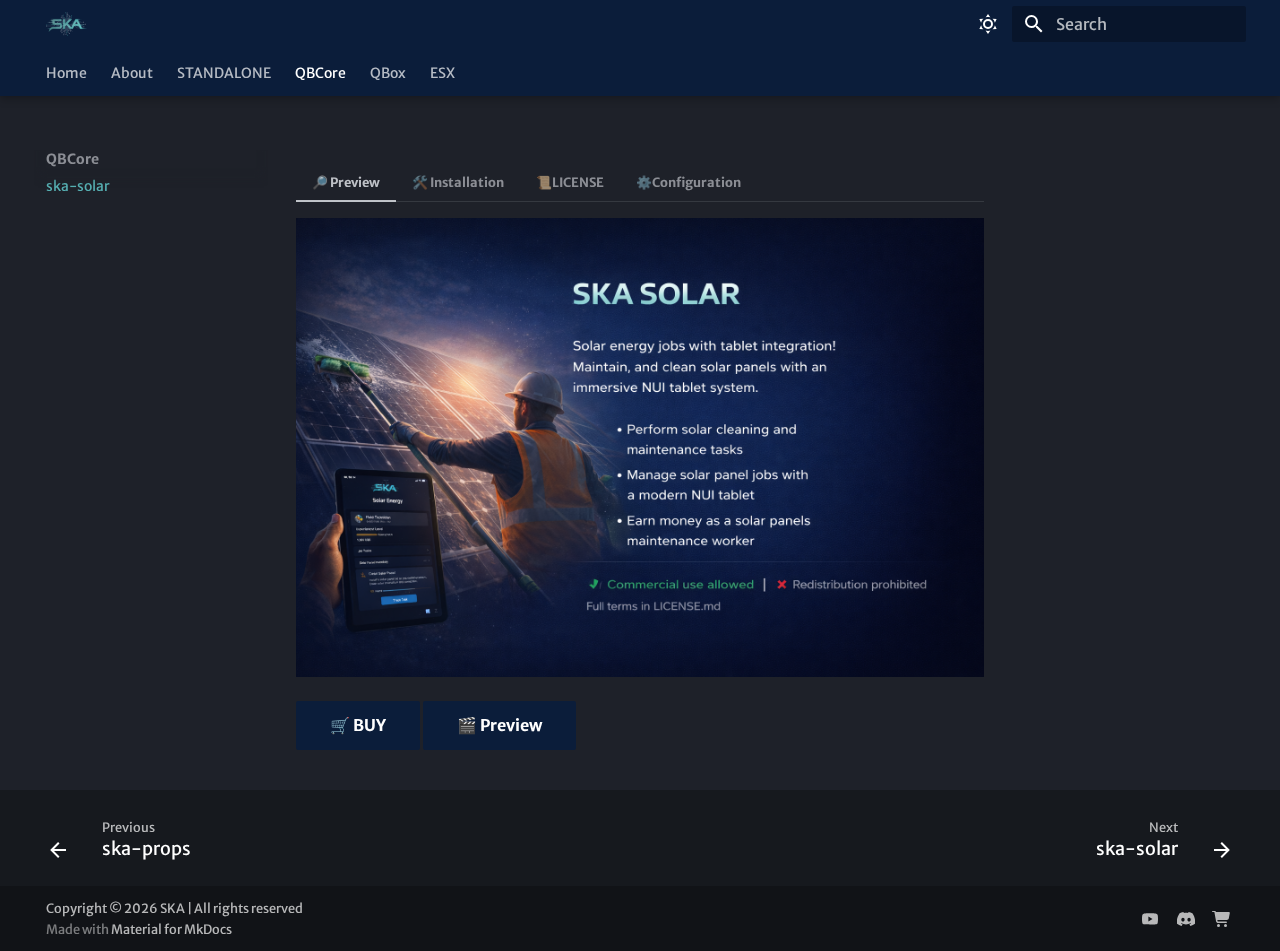
<file: QBCore/ska-solar/Solar/index.html>
<!doctype html>
<html lang="en" class="no-js">
  <head>
    
      <meta charset="utf-8">
      <meta name="viewport" content="width=device-width,initial-scale=1">
      
      
      
        <link rel="canonical" href="https://ska.com/QBCore/ska-solar/Solar/">
      
      
        <link rel="prev" href="../../../STANDALONE/ska-props/props/">
      
      
        <link rel="next" href="../../../QBox/ska-solar/Solar/">
      
      
        
      
      
      <link rel="icon" href="../../../assets/logo.png">
      <meta name="generator" content="mkdocs-1.6.1, mkdocs-material-9.7.3">
    
    
      
        <title>ska-solar - </title>
      
    
    
      <link rel="stylesheet" href="../../../assets/stylesheets/main.484c7ddc.min.css">
      
        
        <link rel="stylesheet" href="../../../assets/stylesheets/palette.ab4e12ef.min.css">
      
      


    
    
      
    
    
      
        
        
        <link rel="preconnect" href="https://fonts.gstatic.com" crossorigin>
        <link rel="stylesheet" href="https://fonts.googleapis.com/css?family=Merriweather+Sans:300,300i,400,400i,700,700i%7CRed+Hat+Mono:400,400i,700,700i&display=fallback">
        <style>:root{--md-text-font:"Merriweather Sans";--md-code-font:"Red Hat Mono"}</style>
      
    
    
      <link rel="stylesheet" href="../../../stylesheets/extra.css">
    
    <script>__md_scope=new URL("../../..",location),__md_hash=e=>[...e].reduce(((e,_)=>(e<<5)-e+_.charCodeAt(0)),0),__md_get=(e,_=localStorage,t=__md_scope)=>JSON.parse(_.getItem(t.pathname+"."+e)),__md_set=(e,_,t=localStorage,a=__md_scope)=>{try{t.setItem(a.pathname+"."+e,JSON.stringify(_))}catch(e){}}</script>
    
      

    
    
  </head>
  
  
    
    
      
    
    
    
    
    <body dir="ltr" data-md-color-scheme="slate" data-md-color-primary="custom" data-md-color-accent="custom">
  
    
    <input class="md-toggle" data-md-toggle="drawer" type="checkbox" id="__drawer" autocomplete="off">
    <input class="md-toggle" data-md-toggle="search" type="checkbox" id="__search" autocomplete="off">
    <label class="md-overlay" for="__drawer"></label>
    <div data-md-component="skip">
      
        
        <a href="#_1" class="md-skip">
          Skip to content
        </a>
      
    </div>
    <div data-md-component="announce">
      
    </div>
    
    
      

  

<header class="md-header md-header--shadow md-header--lifted" data-md-component="header">
  <nav class="md-header__inner md-grid" aria-label="Header">
    <a href="../../.." title="" class="md-header__button md-logo" aria-label="" data-md-component="logo">
      
  <img src="../../../assets/logo.png" alt="logo">

    </a>
    <label class="md-header__button md-icon" for="__drawer">
      
      <svg xmlns="http://www.w3.org/2000/svg" viewBox="0 0 24 24"><path d="M3 6h18v2H3zm0 5h18v2H3zm0 5h18v2H3z"/></svg>
    </label>
    <div class="md-header__title" data-md-component="header-title">
      <div class="md-header__ellipsis">
        <div class="md-header__topic">
          <span class="md-ellipsis">
            
          </span>
        </div>
        <div class="md-header__topic" data-md-component="header-topic">
          <span class="md-ellipsis">
            
              ska-solar
            
          </span>
        </div>
      </div>
    </div>
    
      
        <form class="md-header__option" data-md-component="palette">
  
    
    
    
    <input class="md-option" data-md-color-media="" data-md-color-scheme="slate" data-md-color-primary="custom" data-md-color-accent="custom"  aria-label="Dark mode"  type="radio" name="__palette" id="__palette_0">
    
      <label class="md-header__button md-icon" title="Dark mode" for="__palette_1" hidden>
        <svg xmlns="http://www.w3.org/2000/svg" viewBox="0 0 24 24"><path d="M12 7a5 5 0 0 1 5 5 5 5 0 0 1-5 5 5 5 0 0 1-5-5 5 5 0 0 1 5-5m0 2a3 3 0 0 0-3 3 3 3 0 0 0 3 3 3 3 0 0 0 3-3 3 3 0 0 0-3-3m0-7 2.39 3.42C13.65 5.15 12.84 5 12 5s-1.65.15-2.39.42zM3.34 7l4.16-.35A7.2 7.2 0 0 0 5.94 8.5c-.44.74-.69 1.5-.83 2.29zm.02 10 1.76-3.77a7.131 7.131 0 0 0 2.38 4.14zM20.65 7l-1.77 3.79a7.02 7.02 0 0 0-2.38-4.15zm-.01 10-4.14.36c.59-.51 1.12-1.14 1.54-1.86.42-.73.69-1.5.83-2.29zM12 22l-2.41-3.44c.74.27 1.55.44 2.41.44.82 0 1.63-.17 2.37-.44z"/></svg>
      </label>
    
  
    
    
    
    <input class="md-option" data-md-color-media="" data-md-color-scheme="default" data-md-color-primary="custom" data-md-color-accent="custom"  aria-label="Light mode"  type="radio" name="__palette" id="__palette_1">
    
      <label class="md-header__button md-icon" title="Light mode" for="__palette_0" hidden>
        <svg xmlns="http://www.w3.org/2000/svg" viewBox="0 0 24 24"><path d="m17.75 4.09-2.53 1.94.91 3.06-2.63-1.81-2.63 1.81.91-3.06-2.53-1.94L12.44 4l1.06-3 1.06 3zm3.5 6.91-1.64 1.25.59 1.98-1.7-1.17-1.7 1.17.59-1.98L15.75 11l2.06-.05L18.5 9l.69 1.95zm-2.28 4.95c.83-.08 1.72 1.1 1.19 1.85-.32.45-.66.87-1.08 1.27C15.17 23 8.84 23 4.94 19.07c-3.91-3.9-3.91-10.24 0-14.14.4-.4.82-.76 1.27-1.08.75-.53 1.93.36 1.85 1.19-.27 2.86.69 5.83 2.89 8.02a9.96 9.96 0 0 0 8.02 2.89m-1.64 2.02a12.08 12.08 0 0 1-7.8-3.47c-2.17-2.19-3.33-5-3.49-7.82-2.81 3.14-2.7 7.96.31 10.98 3.02 3.01 7.84 3.12 10.98.31"/></svg>
      </label>
    
  
</form>
      
    
    
      <script>var palette=__md_get("__palette");if(palette&&palette.color){if("(prefers-color-scheme)"===palette.color.media){var media=matchMedia("(prefers-color-scheme: light)"),input=document.querySelector(media.matches?"[data-md-color-media='(prefers-color-scheme: light)']":"[data-md-color-media='(prefers-color-scheme: dark)']");palette.color.media=input.getAttribute("data-md-color-media"),palette.color.scheme=input.getAttribute("data-md-color-scheme"),palette.color.primary=input.getAttribute("data-md-color-primary"),palette.color.accent=input.getAttribute("data-md-color-accent")}for(var[key,value]of Object.entries(palette.color))document.body.setAttribute("data-md-color-"+key,value)}</script>
    
    
    
      
      
        <label class="md-header__button md-icon" for="__search">
          
          <svg xmlns="http://www.w3.org/2000/svg" viewBox="0 0 24 24"><path d="M9.5 3A6.5 6.5 0 0 1 16 9.5c0 1.61-.59 3.09-1.56 4.23l.27.27h.79l5 5-1.5 1.5-5-5v-.79l-.27-.27A6.52 6.52 0 0 1 9.5 16 6.5 6.5 0 0 1 3 9.5 6.5 6.5 0 0 1 9.5 3m0 2C7 5 5 7 5 9.5S7 14 9.5 14 14 12 14 9.5 12 5 9.5 5"/></svg>
        </label>
        <div class="md-search" data-md-component="search" role="dialog">
  <label class="md-search__overlay" for="__search"></label>
  <div class="md-search__inner" role="search">
    <form class="md-search__form" name="search">
      <input type="text" class="md-search__input" name="query" aria-label="Search" placeholder="Search" autocapitalize="off" autocorrect="off" autocomplete="off" spellcheck="false" data-md-component="search-query" required>
      <label class="md-search__icon md-icon" for="__search">
        
        <svg xmlns="http://www.w3.org/2000/svg" viewBox="0 0 24 24"><path d="M9.5 3A6.5 6.5 0 0 1 16 9.5c0 1.61-.59 3.09-1.56 4.23l.27.27h.79l5 5-1.5 1.5-5-5v-.79l-.27-.27A6.52 6.52 0 0 1 9.5 16 6.5 6.5 0 0 1 3 9.5 6.5 6.5 0 0 1 9.5 3m0 2C7 5 5 7 5 9.5S7 14 9.5 14 14 12 14 9.5 12 5 9.5 5"/></svg>
        
        <svg xmlns="http://www.w3.org/2000/svg" viewBox="0 0 24 24"><path d="M20 11v2H8l5.5 5.5-1.42 1.42L4.16 12l7.92-7.92L13.5 5.5 8 11z"/></svg>
      </label>
      <nav class="md-search__options" aria-label="Search">
        
        <button type="reset" class="md-search__icon md-icon" title="Clear" aria-label="Clear" tabindex="-1">
          
          <svg xmlns="http://www.w3.org/2000/svg" viewBox="0 0 24 24"><path d="M19 6.41 17.59 5 12 10.59 6.41 5 5 6.41 10.59 12 5 17.59 6.41 19 12 13.41 17.59 19 19 17.59 13.41 12z"/></svg>
        </button>
      </nav>
      
    </form>
    <div class="md-search__output">
      <div class="md-search__scrollwrap" tabindex="0" data-md-scrollfix>
        <div class="md-search-result" data-md-component="search-result">
          <div class="md-search-result__meta">
            Initializing search
          </div>
          <ol class="md-search-result__list" role="presentation"></ol>
        </div>
      </div>
    </div>
  </div>
</div>
      
    
    
  </nav>
  
    
      
<nav class="md-tabs" aria-label="Tabs" data-md-component="tabs">
  <div class="md-grid">
    <ul class="md-tabs__list">
      
        
  
  
  
  
    <li class="md-tabs__item">
      <a href="../../.." class="md-tabs__link">
        
  
  
    
  
  Home

      </a>
    </li>
  

      
        
  
  
  
  
    <li class="md-tabs__item">
      <a href="../../../about/" class="md-tabs__link">
        
  
  
    
  
  About

      </a>
    </li>
  

      
        
  
  
  
  
    
    
      <li class="md-tabs__item">
        <a href="../../../STANDALONE/ska-traffic/Traffic/" class="md-tabs__link">
          
  
  
    
  
  STANDALONE

        </a>
      </li>
    
  

      
        
  
  
  
    
  
  
    
    
      <li class="md-tabs__item md-tabs__item--active">
        <a href="./" class="md-tabs__link">
          
  
  
    
  
  QBCore

        </a>
      </li>
    
  

      
        
  
  
  
  
    
    
      <li class="md-tabs__item">
        <a href="../../../QBox/ska-solar/Solar/" class="md-tabs__link">
          
  
  
    
  
  QBox

        </a>
      </li>
    
  

      
        
  
  
  
  
    
    
      <li class="md-tabs__item">
        <a href="../../../ESX/ska-solar/Solar/" class="md-tabs__link">
          
  
  
    
  
  ESX

        </a>
      </li>
    
  

      
    </ul>
  </div>
</nav>
    
  
</header>
    
    <div class="md-container" data-md-component="container">
      
      
        
      
      <main class="md-main" data-md-component="main">
        <div class="md-main__inner md-grid">
          
            
              
              <div class="md-sidebar md-sidebar--primary" data-md-component="sidebar" data-md-type="navigation" >
                <div class="md-sidebar__scrollwrap">
                  <div class="md-sidebar__inner">
                    


  


<nav class="md-nav md-nav--primary md-nav--lifted" aria-label="Navigation" data-md-level="0">
  <label class="md-nav__title" for="__drawer">
    <a href="../../.." title="" class="md-nav__button md-logo" aria-label="" data-md-component="logo">
      
  <img src="../../../assets/logo.png" alt="logo">

    </a>
    
  </label>
  
  <ul class="md-nav__list" data-md-scrollfix>
    
      
      
  
  
  
  
    <li class="md-nav__item">
      <a href="../../.." class="md-nav__link">
        
  
  
  <span class="md-ellipsis">
    
  
    Home
  

    
  </span>
  
  

      </a>
    </li>
  

    
      
      
  
  
  
  
    <li class="md-nav__item">
      <a href="../../../about/" class="md-nav__link">
        
  
  
  <span class="md-ellipsis">
    
  
    About
  

    
  </span>
  
  

      </a>
    </li>
  

    
      
      
  
  
  
  
    
    
      
        
      
        
      
    
    
    
      
      
        
      
    
    
    <li class="md-nav__item md-nav__item--nested">
      
        
        
          
        
        <input class="md-nav__toggle md-toggle md-toggle--indeterminate" type="checkbox" id="__nav_3" >
        
          
          <label class="md-nav__link" for="__nav_3" id="__nav_3_label" tabindex="0">
            
  
  
  <span class="md-ellipsis">
    
  
    STANDALONE
  

    
  </span>
  
  

            <span class="md-nav__icon md-icon"></span>
          </label>
        
        <nav class="md-nav" data-md-level="1" aria-labelledby="__nav_3_label" aria-expanded="false">
          <label class="md-nav__title" for="__nav_3">
            <span class="md-nav__icon md-icon"></span>
            
  
    STANDALONE
  

          </label>
          <ul class="md-nav__list" data-md-scrollfix>
            
              
                
  
  
  
  
    <li class="md-nav__item">
      <a href="../../../STANDALONE/ska-traffic/Traffic/" class="md-nav__link">
        
  
  
  <span class="md-ellipsis">
    
  
    ska-traffic
  

    
  </span>
  
  

      </a>
    </li>
  

              
            
              
                
  
  
  
  
    <li class="md-nav__item">
      <a href="../../../STANDALONE/ska-props/props/" class="md-nav__link">
        
  
  
  <span class="md-ellipsis">
    
  
    ska-props
  

    
  </span>
  
  

      </a>
    </li>
  

              
            
          </ul>
        </nav>
      
    </li>
  

    
      
      
  
  
    
  
  
  
    
    
      
        
      
    
    
    
      
        
        
      
      
        
      
    
    
    <li class="md-nav__item md-nav__item--active md-nav__item--section md-nav__item--nested">
      
        
        
        <input class="md-nav__toggle md-toggle " type="checkbox" id="__nav_4" checked>
        
          
          <label class="md-nav__link" for="__nav_4" id="__nav_4_label" tabindex="">
            
  
  
  <span class="md-ellipsis">
    
  
    QBCore
  

    
  </span>
  
  

            <span class="md-nav__icon md-icon"></span>
          </label>
        
        <nav class="md-nav" data-md-level="1" aria-labelledby="__nav_4_label" aria-expanded="true">
          <label class="md-nav__title" for="__nav_4">
            <span class="md-nav__icon md-icon"></span>
            
  
    QBCore
  

          </label>
          <ul class="md-nav__list" data-md-scrollfix>
            
              
                
  
  
    
  
  
  
    <li class="md-nav__item md-nav__item--active">
      
      <input class="md-nav__toggle md-toggle" type="checkbox" id="__toc">
      
      
        
      
      
      <a href="./" class="md-nav__link md-nav__link--active">
        
  
  
  <span class="md-ellipsis">
    
  
    ska-solar
  

    
  </span>
  
  

      </a>
      
    </li>
  

              
            
          </ul>
        </nav>
      
    </li>
  

    
      
      
  
  
  
  
    
    
      
        
      
    
    
    
      
      
        
      
    
    
    <li class="md-nav__item md-nav__item--nested">
      
        
        
          
        
        <input class="md-nav__toggle md-toggle md-toggle--indeterminate" type="checkbox" id="__nav_5" >
        
          
          <label class="md-nav__link" for="__nav_5" id="__nav_5_label" tabindex="0">
            
  
  
  <span class="md-ellipsis">
    
  
    QBox
  

    
  </span>
  
  

            <span class="md-nav__icon md-icon"></span>
          </label>
        
        <nav class="md-nav" data-md-level="1" aria-labelledby="__nav_5_label" aria-expanded="false">
          <label class="md-nav__title" for="__nav_5">
            <span class="md-nav__icon md-icon"></span>
            
  
    QBox
  

          </label>
          <ul class="md-nav__list" data-md-scrollfix>
            
              
                
  
  
  
  
    <li class="md-nav__item">
      <a href="../../../QBox/ska-solar/Solar/" class="md-nav__link">
        
  
  
  <span class="md-ellipsis">
    
  
    ska-solar
  

    
  </span>
  
  

      </a>
    </li>
  

              
            
          </ul>
        </nav>
      
    </li>
  

    
      
      
  
  
  
  
    
    
      
        
      
    
    
    
      
      
        
      
    
    
    <li class="md-nav__item md-nav__item--nested">
      
        
        
          
        
        <input class="md-nav__toggle md-toggle md-toggle--indeterminate" type="checkbox" id="__nav_6" >
        
          
          <label class="md-nav__link" for="__nav_6" id="__nav_6_label" tabindex="0">
            
  
  
  <span class="md-ellipsis">
    
  
    ESX
  

    
  </span>
  
  

            <span class="md-nav__icon md-icon"></span>
          </label>
        
        <nav class="md-nav" data-md-level="1" aria-labelledby="__nav_6_label" aria-expanded="false">
          <label class="md-nav__title" for="__nav_6">
            <span class="md-nav__icon md-icon"></span>
            
  
    ESX
  

          </label>
          <ul class="md-nav__list" data-md-scrollfix>
            
              
                
  
  
  
  
    <li class="md-nav__item">
      <a href="../../../ESX/ska-solar/Solar/" class="md-nav__link">
        
  
  
  <span class="md-ellipsis">
    
  
    ska-solar
  

    
  </span>
  
  

      </a>
    </li>
  

              
            
          </ul>
        </nav>
      
    </li>
  

    
  </ul>
</nav>
                  </div>
                </div>
              </div>
            
            
              
              <div class="md-sidebar md-sidebar--secondary" data-md-component="sidebar" data-md-type="toc" >
                <div class="md-sidebar__scrollwrap">
                  <div class="md-sidebar__inner">
                    

<nav class="md-nav md-nav--secondary" aria-label="Table of contents">
  
  
  
    
  
  
</nav>
                  </div>
                </div>
              </div>
            
          
          
            <div class="md-content" data-md-component="content">
              
              <article class="md-content__inner md-typeset">
                
                  



<div class="tabbed-set tabbed-alternate" data-tabs="1:4"><input checked="checked" id="__tabbed_1_1" name="__tabbed_1" type="radio" /><input id="__tabbed_1_2" name="__tabbed_1" type="radio" /><input id="__tabbed_1_3" name="__tabbed_1" type="radio" /><input id="__tabbed_1_4" name="__tabbed_1" type="radio" /><div class="tabbed-labels"><label for="__tabbed_1_1">🔎 Preview</label><label for="__tabbed_1_2">🛠️​ Installation</label><label for="__tabbed_1_3">📜LICENSE</label><label for="__tabbed_1_4">⚙️Configuration</label></div>
<div class="tabbed-content">
<div class="tabbed-block">
<p><img alt="ska-solar-original.png is the image" src="../assets/ska-solar-original.png" /></p>
<p><a class="md-button md-button--primary" href="https://ska-webstore.tebex.io/category/qbcore">🛒 BUY</a>
<a class="md-button md-button--primary" href="https://www.youtube.com/watch?v=wU8RPLMW5e0">🎬 Preview</a></p>
</div>
<div class="tabbed-block">
<h1 id="_1"></h1>
<h1 id="installation">Installation</h1>
<ol>
<li>
<p>Add this resource into your <code>resources/</code> folder.</p>
<p>Place the resource folder inside your server’s:
<div class="language-text highlight"><pre><span></span><code><span id="__span-0-1"><a id="__codelineno-0-1" name="__codelineno-0-1" href="#__codelineno-0-1"></a>resources/
</span></code></pre></div>
Example:
<div class="language-text highlight"><pre><span></span><code><span id="__span-1-1"><a id="__codelineno-1-1" name="__codelineno-1-1" href="#__codelineno-1-1"></a>resources/[ska]/ska-solar
</span></code></pre></div></p>
</li>
<li>
<p>Ensure it in your <code>server.cfg</code>.</p>
<p>Add the following line to your server.cfg:
<div class="language-text highlight"><pre><span></span><code><span id="__span-2-1"><a id="__codelineno-2-1" name="__codelineno-2-1" href="#__codelineno-2-1"></a>ensure ska-solar
</span></code></pre></div>
or:
<div class="language-text highlight"><pre><span></span><code><span id="__span-3-1"><a id="__codelineno-3-1" name="__codelineno-3-1" href="#__codelineno-3-1"></a>ensure [ska]
</span></code></pre></div></p>
</li>
<li>
<p>Adjust any required configuration inside <code>shared/config.lua</code>.</p>
</li>
<li>
<p>add the lines below depending your inventory system</p>
<div class="tabbed-set tabbed-alternate" data-tabs="2:2"><input checked="checked" id="__tabbed_2_1" name="__tabbed_2" type="radio" /><input id="__tabbed_2_2" name="__tabbed_2" type="radio" /><div class="tabbed-labels"><label for="__tabbed_2_1">qb-inventory</label><label for="__tabbed_2_2">ox_invertory</label></div>
<div class="tabbed-content">
<div class="tabbed-block">
<div class="language-lua highlight"><span class="filename">qb/qb-core/shared/items.lua</span><pre><span></span><code><span id="__span-4-1"><a id="__codelineno-4-1" name="__codelineno-4-1" href="#__codelineno-4-1"></a><span class="nv">ska_tablet</span><span class="w"> </span><span class="o">=</span><span class="w"> </span><span class="p">{</span><span class="w"> </span><span class="nv">name</span><span class="w"> </span><span class="o">=</span><span class="w"> </span><span class="s1">&#39;ska_tablet&#39;</span><span class="p">,</span><span class="w"> </span><span class="nv">label</span><span class="w"> </span><span class="o">=</span><span class="w"> </span><span class="s1">&#39;Watt-A-Clean Tablet&#39;</span><span class="p">,</span><span class="w"> </span><span class="nv">weight</span><span class="w"> </span><span class="o">=</span><span class="w"> </span><span class="mi">2000</span><span class="p">,</span><span class="w"> </span><span class="nb">type</span><span class="w"> </span><span class="o">=</span><span class="w"> </span><span class="s1">&#39;item&#39;</span><span class="p">,</span><span class="w"> </span><span class="nv">image</span><span class="w"> </span><span class="o">=</span><span class="w"> </span><span class="s1">&#39;tablet.png&#39;</span><span class="p">,</span><span class="w"> </span><span class="nv">unique</span><span class="w"> </span><span class="o">=</span><span class="w"> </span><span class="kc">false</span><span class="p">,</span><span class="w"> </span><span class="nv">useable</span><span class="w"> </span><span class="o">=</span><span class="w"> </span><span class="kc">false</span><span class="p">,</span><span class="w"> </span><span class="nv">shouldClose</span><span class="w"> </span><span class="o">=</span><span class="w"> </span><span class="kc">true</span><span class="p">,</span><span class="w"> </span><span class="nv">description</span><span class="w"> </span><span class="o">=</span><span class="w"> </span><span class="s1">&#39;Expensive tablet&#39;</span><span class="w"> </span><span class="p">},</span>
</span></code></pre></div>
</div>
<div class="tabbed-block">
<div class="language-lua highlight"><span class="filename">ox_inventory\data\items.lua</span><pre><span></span><code><span id="__span-5-1"><a id="__codelineno-5-1" name="__codelineno-5-1" href="#__codelineno-5-1"></a><span class="p">[</span><span class="s1">&#39;ska_tablet&#39;</span><span class="p">]</span><span class="w"> </span><span class="o">=</span><span class="w"> </span><span class="p">{</span>
</span><span id="__span-5-2"><a id="__codelineno-5-2" name="__codelineno-5-2" href="#__codelineno-5-2"></a><span class="w">    </span><span class="nv">label</span><span class="w"> </span><span class="o">=</span><span class="w"> </span><span class="s1">&#39;Watt-A-Clean Tablet&#39;</span><span class="p">,</span>
</span><span id="__span-5-3"><a id="__codelineno-5-3" name="__codelineno-5-3" href="#__codelineno-5-3"></a><span class="w">    </span><span class="nv">weight</span><span class="w"> </span><span class="o">=</span><span class="w"> </span><span class="mi">2000</span><span class="p">,</span>
</span><span id="__span-5-4"><a id="__codelineno-5-4" name="__codelineno-5-4" href="#__codelineno-5-4"></a><span class="w">    </span><span class="nv">stack</span><span class="w"> </span><span class="o">=</span><span class="w"> </span><span class="kc">true</span><span class="p">,</span>
</span><span id="__span-5-5"><a id="__codelineno-5-5" name="__codelineno-5-5" href="#__codelineno-5-5"></a><span class="w">    </span><span class="nv">close</span><span class="w"> </span><span class="o">=</span><span class="w"> </span><span class="kc">true</span><span class="p">,</span>
</span><span id="__span-5-6"><a id="__codelineno-5-6" name="__codelineno-5-6" href="#__codelineno-5-6"></a><span class="w">    </span><span class="nv">description</span><span class="w"> </span><span class="o">=</span><span class="w"> </span><span class="s1">&#39;Expensive tablet&#39;</span><span class="p">,</span>
</span><span id="__span-5-7"><a id="__codelineno-5-7" name="__codelineno-5-7" href="#__codelineno-5-7"></a><span class="w">    </span><span class="nv">client</span><span class="w"> </span><span class="o">=</span><span class="w"> </span><span class="p">{</span>
</span><span id="__span-5-8"><a id="__codelineno-5-8" name="__codelineno-5-8" href="#__codelineno-5-8"></a><span class="w">        </span><span class="nv">export</span><span class="w"> </span><span class="o">=</span><span class="w"> </span><span class="s1">&#39;ska-tablet.openTablet&#39;</span>
</span><span id="__span-5-9"><a id="__codelineno-5-9" name="__codelineno-5-9" href="#__codelineno-5-9"></a><span class="w">    </span><span class="p">}</span>
</span><span id="__span-5-10"><a id="__codelineno-5-10" name="__codelineno-5-10" href="#__codelineno-5-10"></a><span class="p">},</span>
</span></code></pre></div>
</div>
</div>
</div>
</li>
<li>
<p>Restart Your Server</p>
</li>
</ol>
<h1 id="dependencies">Dependencies</h1>
<ul>
<li>QBCore or ESX or QBOX Framework</li>
<li>Framework :<ul>
<li>QBCORE  : (<code>qb-target</code> and <code>qb-inventory</code>) or (<code>ox_target</code> and <code>ox_lib</code> and <code>qb-inventory</code>)</li>
<li>QBOX    : <code>ox_target</code> and <code>ox_lib</code> and <code>ox_inventory</code></li>
<li>ESX     : <code>ox_target</code> and <code>ox_lib</code> and <code>ox_inventory</code></li>
</ul>
</li>
<li>NUI support enabled</li>
</ul>
</div>
<div class="tabbed-block">
<h1 id="_2"></h1>
<p>END USER LICENSE AGREEMENT (EULA)</p>
<p>Last updated: 2026</p>
<p>Author / Licensor: SKA</p>
<h1 id="_3"></h1>
<ol>
<li>
<p>DEFINITIONS</p>
<p>“Software” refers to the FiveM script and all associated files, code, assets, and documentation provided by the Licensor.</p>
<p>“Licensor” refers to SKA, the creator and owner of the Software.</p>
<p>“Licensee” refers to the individual or entity that has purchased or obtained the Software through Tebex.</p>
<p>“Server” refers to a FiveM server operated by the Licensee.</p>
</li>
<li>
<p>LICENSE GRANT</p>
<p>The Licensor grants the Licensee a limited, non-exclusive, non-transferable, non-sublicensable license to use the Software on their server(s), subject to the terms of this Agreement.</p>
<p>This license grants usage rights only. No ownership, copyright, or intellectual property rights are transferred.</p>
</li>
<li>
<p>COMMERCIAL USAGE</p>
<p>the Licensee are expressly permitted to use the Software on commercial servers, including servers that:</p>
<ul>
<li>Accept donations Sell in-game items, subscriptions, or perks </li>
<li>Generate revenue through Tebex or similar platforms </li>
</ul>
<p>This permission does not extend to: </p>
<ul>
<li>Reselling the Software Bundling the Software with other paid products </li>
<li>Offering the Software as a service to third parties</li>
</ul>
</li>
<li>
<p>MODIFICATIONS</p>
<p>the Licensee may modify configuration files explicitly provided by the Licensor for customization</p>
<p>the Licensee may not Modify protected core files De-obfuscate or alter protected logic</p>
<p>Unauthorized modification voids this license</p>
</li>
<li>
<p>RESTRICTIONS</p>
<p>the Licensee may not:</p>
<ul>
<li>Redistribute, resell, sublicense, rent, lease, or share the Software in any form</li>
<li>Re-upload the Software publicly or privately</li>
<li>Share, leak, or publish the Software or any portion thereof Provide access to the Software to any third party </li>
<li>Reverse engineer, decompile, disassemble, or attempt to bypass escrow, encryption, or obfuscation </li>
<li>Include the Software in any bundle or package</li>
<li>Remove or alter copyright, branding, or license notices </li>
<li>Claim authorship or ownership of the Software</li>
</ul>
<p>Any form of redistribution, whether free or paid, is strictly prohibited.</p>
</li>
<li>
<p>OWNERSHIP</p>
<p>The Software is and shall remain the exclusive property of the Licensor</p>
<p>This Agreement does not convey any ownership rights or intellectual property interests</p>
<p>All rights, title, and interest in and to the Software remain the exclusive property of the Licensor.</p>
</li>
<li>
<p>SOURCE CODE &amp; ESCROW</p>
<p>The Software is distributed exclusively via Tebex Escrow.</p>
<p>Source code is not provided The Software may be compiled, obfuscated, or otherwise protected </p>
<p>Any attempt to extract or reconstruct source code is strictly prohibited</p>
</li>
<li>
<p>UPDATES &amp; SUPPORT</p>
<p>Updates, patches, and bug fixes may be provided at the discretion of SKA Support is provided only to verified purchasers </p>
<p>Major updates or feature expansions may require a separate purchase</p>
</li>
<li>
<p>NO REFUNDS</p>
<p>This Software is a digital product. </p>
<p>All sales are final and non-refundable.</p>
</li>
<li>
<p>TERMINATION</p>
<p>This license is automatically terminated if the Licensee violates any term of this Agreement.</p>
<p>Upon termination, the Licensee must:</p>
<ul>
<li>Stop using the Software</li>
<li>Delete all copies of the Software in their possession</li>
<li>No refund will be issued in the event of termination due to violation.</li>
</ul>
</li>
<li>
<p>DISCLAIMER OF WARRANTIES</p>
<p>The Software is provided “AS IS”, without warranty of any kind, including but not limited to:</p>
<ul>
<li>Fitness for a particular purpose</li>
<li>Compatibility with future FiveM updates</li>
<li>Error-free operation</li>
</ul>
<p>the Licensor does not guarantee uninterrupted operation or compatibility with third-party resources.</p>
</li>
<li>
<p>LIMITATION OF LIABILITY</p>
<p>To the maximum extent permitted by law, the Licensor shall not be liable for:</p>
<ul>
<li>Any damages arising from the use or inability to use the Software</li>
<li>Loss of data, revenue, or server availability</li>
<li>Server crashes, conflicts, or misconfiguration</li>
<li>Use of the Software is entirely at the Licensee’s own risk.</li>
</ul>
</li>
<li>
<p>DMCA &amp; COPYRIGHT ENFORCEMENT</p>
<p>The Software is protected under international copyright law. </p>
<p>Unauthorized redistribution, resale, or leakage of the Software constitutes copyright infringement and may result in: </p>
<ul>
<li>Immediate license termination </li>
<li>DMCA takedown notices </li>
<li>Tebex enforcement actions</li>
<li>Permanent blacklist from the Licensor products </li>
<li>Further Legal action where applicable</li>
</ul>
<p>The Licensor actively monitors and enforces its intellectual property rights.</p>
</li>
<li>
<p>GOVERNING LAW</p>
<p>This Agreement shall be governed by and interpreted in accordance with applicable laws, without regard to conflict of law principles.</p>
</li>
<li>
<p>ACCEPTANCE</p>
<p>By purchasing, downloading, installing, or using the Software, the Licensee acknowledges that they have read, understood, and agreed to the terms of this End User License Agreement.</p>
</li>
<li>
<p>ENTIRE AGREEMENT</p>
<p>This Agreement constitutes the entire agreement between the parties regarding the Software and supersedes all prior agreements, communications, or understandings, whether written or oral.</p>
</li>
</ol>
<h1 id="_4"></h1>
<p>© 2026 SKA. All rights reserved.</p>
</div>
<div class="tabbed-block">
<h1 id="_5"></h1>
<div class="language-lua highlight"><span class="filename">Config.lua</span><pre><span></span><code><span id="__span-6-1"><a id="__codelineno-6-1" name="__codelineno-6-1" href="#__codelineno-6-1"></a><span class="nv">Config</span><span class="w"> </span><span class="o">=</span><span class="w"> </span><span class="p">{}</span>
</span><span id="__span-6-2"><a id="__codelineno-6-2" name="__codelineno-6-2" href="#__codelineno-6-2"></a><span class="nv">Config</span><span class="p">.</span><span class="py">Locale</span><span class="w"> </span><span class="o">=</span><span class="w"> </span><span class="s1">&#39;en&#39;</span>
</span><span id="__span-6-3"><a id="__codelineno-6-3" name="__codelineno-6-3" href="#__codelineno-6-3"></a>
</span><span id="__span-6-4"><a id="__codelineno-6-4" name="__codelineno-6-4" href="#__codelineno-6-4"></a><span class="c1">-- NPC settings</span>
</span><span id="__span-6-5"><a id="__codelineno-6-5" name="__codelineno-6-5" href="#__codelineno-6-5"></a><span class="nv">Config</span><span class="p">.</span><span class="py">JobPed</span><span class="w"> </span><span class="o">=</span><span class="w"> </span><span class="p">{</span>
</span><span id="__span-6-6"><a id="__codelineno-6-6" name="__codelineno-6-6" href="#__codelineno-6-6"></a><span class="w">    </span><span class="nv">model</span><span class="w"> </span><span class="o">=</span><span class="w"> </span><span class="s2">&quot;s_m_y_construct_01&quot;</span><span class="p">,</span>
</span><span id="__span-6-7"><a id="__codelineno-6-7" name="__codelineno-6-7" href="#__codelineno-6-7"></a><span class="w">    </span><span class="nv">coords</span><span class="w"> </span><span class="o">=</span><span class="w"> </span><span class="nf">vector4</span><span class="p">(</span><span class="o">-</span><span class="mf">701.08</span><span class="p">,</span><span class="w"> </span><span class="mf">267.62</span><span class="p">,</span><span class="w"> </span><span class="mf">83.15</span><span class="p">,</span><span class="w"> </span><span class="mf">343.52</span><span class="p">),</span>
</span><span id="__span-6-8"><a id="__codelineno-6-8" name="__codelineno-6-8" href="#__codelineno-6-8"></a><span class="w">    </span><span class="nv">blip</span><span class="w"> </span><span class="o">=</span><span class="w"> </span><span class="p">{</span>
</span><span id="__span-6-9"><a id="__codelineno-6-9" name="__codelineno-6-9" href="#__codelineno-6-9"></a><span class="w">        </span><span class="nv">enabled</span><span class="w"> </span><span class="o">=</span><span class="w"> </span><span class="kc">true</span><span class="p">,</span>
</span><span id="__span-6-10"><a id="__codelineno-6-10" name="__codelineno-6-10" href="#__codelineno-6-10"></a><span class="w">        </span><span class="nv">label</span><span class="w"> </span><span class="o">=</span><span class="w"> </span><span class="s2">&quot;Watt-A-Clean&quot;</span><span class="p">,</span>
</span><span id="__span-6-11"><a id="__codelineno-6-11" name="__codelineno-6-11" href="#__codelineno-6-11"></a><span class="w">        </span><span class="nv">sprite</span><span class="w"> </span><span class="o">=</span><span class="w"> </span><span class="mi">894</span><span class="p">,</span>
</span><span id="__span-6-12"><a id="__codelineno-6-12" name="__codelineno-6-12" href="#__codelineno-6-12"></a><span class="w">        </span><span class="nv">color</span><span class="w"> </span><span class="o">=</span><span class="w"> </span><span class="mi">46</span><span class="p">,</span>
</span><span id="__span-6-13"><a id="__codelineno-6-13" name="__codelineno-6-13" href="#__codelineno-6-13"></a><span class="w">        </span><span class="nv">scale</span><span class="w"> </span><span class="o">=</span><span class="w"> </span><span class="mf">0.8</span><span class="p">,</span>
</span><span id="__span-6-14"><a id="__codelineno-6-14" name="__codelineno-6-14" href="#__codelineno-6-14"></a><span class="w">    </span><span class="p">}</span>
</span><span id="__span-6-15"><a id="__codelineno-6-15" name="__codelineno-6-15" href="#__codelineno-6-15"></a><span class="p">}</span>
</span><span id="__span-6-16"><a id="__codelineno-6-16" name="__codelineno-6-16" href="#__codelineno-6-16"></a>
</span><span id="__span-6-17"><a id="__codelineno-6-17" name="__codelineno-6-17" href="#__codelineno-6-17"></a><span class="c1">-- Job vehicle</span>
</span><span id="__span-6-18"><a id="__codelineno-6-18" name="__codelineno-6-18" href="#__codelineno-6-18"></a><span class="nv">Config</span><span class="p">.</span><span class="py">JobVehicle</span><span class="w"> </span><span class="o">=</span><span class="w"> </span><span class="s2">&quot;sadler&quot;</span>
</span><span id="__span-6-19"><a id="__codelineno-6-19" name="__codelineno-6-19" href="#__codelineno-6-19"></a><span class="nv">Config</span><span class="p">.</span><span class="py">VehicleSpawnPoints</span><span class="w"> </span><span class="o">=</span><span class="w"> </span><span class="p">{</span>
</span><span id="__span-6-20"><a id="__codelineno-6-20" name="__codelineno-6-20" href="#__codelineno-6-20"></a><span class="w">    </span><span class="nf">vector4</span><span class="p">(</span><span class="o">-</span><span class="mf">745.93</span><span class="p">,</span><span class="w"> </span><span class="mf">373.66</span><span class="p">,</span><span class="w"> </span><span class="mf">87.87</span><span class="p">,</span><span class="w"> </span><span class="mf">180.26</span><span class="p">),</span>
</span><span id="__span-6-21"><a id="__codelineno-6-21" name="__codelineno-6-21" href="#__codelineno-6-21"></a><span class="w">    </span><span class="nf">vector4</span><span class="p">(</span><span class="o">-</span><span class="mf">749.43</span><span class="p">,</span><span class="w"> </span><span class="mf">373.71</span><span class="p">,</span><span class="w"> </span><span class="mf">87.87</span><span class="p">,</span><span class="w"> </span><span class="mf">180.26</span><span class="p">),</span>
</span><span id="__span-6-22"><a id="__codelineno-6-22" name="__codelineno-6-22" href="#__codelineno-6-22"></a><span class="w">    </span><span class="nf">vector4</span><span class="p">(</span><span class="o">-</span><span class="mf">752.93</span><span class="p">,</span><span class="w"> </span><span class="mf">373.71</span><span class="p">,</span><span class="w"> </span><span class="mf">87.87</span><span class="p">,</span><span class="w"> </span><span class="mf">180.26</span><span class="p">),</span>
</span><span id="__span-6-23"><a id="__codelineno-6-23" name="__codelineno-6-23" href="#__codelineno-6-23"></a><span class="w">    </span><span class="nf">vector4</span><span class="p">(</span><span class="o">-</span><span class="mf">756.43</span><span class="p">,</span><span class="w"> </span><span class="mf">373.71</span><span class="p">,</span><span class="w"> </span><span class="mf">87.87</span><span class="p">,</span><span class="w"> </span><span class="mf">180.26</span><span class="p">),</span>
</span><span id="__span-6-24"><a id="__codelineno-6-24" name="__codelineno-6-24" href="#__codelineno-6-24"></a><span class="w">    </span><span class="nf">vector4</span><span class="p">(</span><span class="o">-</span><span class="mf">759.63</span><span class="p">,</span><span class="w"> </span><span class="mf">373.71</span><span class="p">,</span><span class="w"> </span><span class="mf">87.87</span><span class="p">,</span><span class="w"> </span><span class="mf">180.26</span><span class="p">),</span>
</span><span id="__span-6-25"><a id="__codelineno-6-25" name="__codelineno-6-25" href="#__codelineno-6-25"></a>
</span><span id="__span-6-26"><a id="__codelineno-6-26" name="__codelineno-6-26" href="#__codelineno-6-26"></a><span class="p">}</span>
</span><span id="__span-6-27"><a id="__codelineno-6-27" name="__codelineno-6-27" href="#__codelineno-6-27"></a>
</span><span id="__span-6-28"><a id="__codelineno-6-28" name="__codelineno-6-28" href="#__codelineno-6-28"></a><span class="c1">-- Roof job locations</span>
</span><span id="__span-6-29"><a id="__codelineno-6-29" name="__codelineno-6-29" href="#__codelineno-6-29"></a><span class="nv">Config</span><span class="p">.</span><span class="py">Contracts</span><span class="w"> </span><span class="o">=</span><span class="w"> </span><span class="p">{</span>
</span><span id="__span-6-30"><a id="__codelineno-6-30" name="__codelineno-6-30" href="#__codelineno-6-30"></a><span class="w">    </span><span class="p">{</span>
</span><span id="__span-6-31"><a id="__codelineno-6-31" name="__codelineno-6-31" href="#__codelineno-6-31"></a><span class="w">        </span><span class="nv">id</span><span class="w"> </span><span class="o">=</span><span class="w"> </span><span class="mi">1</span><span class="p">,</span>
</span><span id="__span-6-32"><a id="__codelineno-6-32" name="__codelineno-6-32" href="#__codelineno-6-32"></a><span class="w">        </span><span class="nv">name</span><span class="w"> </span><span class="o">=</span><span class="w"> </span><span class="s2">&quot;Carcer WAY&quot;</span><span class="p">,</span>
</span><span id="__span-6-33"><a id="__codelineno-6-33" name="__codelineno-6-33" href="#__codelineno-6-33"></a><span class="w">        </span><span class="nv">house</span><span class="w"> </span><span class="o">=</span><span class="w"> </span><span class="nf">vector3</span><span class="p">(</span><span class="o">-</span><span class="mf">217.74</span><span class="p">,</span><span class="w"> </span><span class="o">-</span><span class="mf">229.34</span><span class="p">,</span><span class="w"> </span><span class="mf">50.35</span><span class="p">),</span>
</span><span id="__span-6-34"><a id="__codelineno-6-34" name="__codelineno-6-34" href="#__codelineno-6-34"></a><span class="w">        </span><span class="nv">roofPoints</span><span class="w"> </span><span class="o">=</span><span class="w"> </span><span class="p">{</span>
</span><span id="__span-6-35"><a id="__codelineno-6-35" name="__codelineno-6-35" href="#__codelineno-6-35"></a><span class="w">            </span><span class="nf">vector4</span><span class="p">(</span><span class="o">-</span><span class="mf">192.96</span><span class="p">,</span><span class="w"> </span><span class="o">-</span><span class="mf">225.57</span><span class="p">,</span><span class="w"> </span><span class="mf">77.1</span><span class="p">,</span><span class="w"> </span><span class="mf">340.0</span><span class="p">),</span>
</span><span id="__span-6-36"><a id="__codelineno-6-36" name="__codelineno-6-36" href="#__codelineno-6-36"></a><span class="w">            </span><span class="nf">vector4</span><span class="p">(</span><span class="o">-</span><span class="mf">198.0</span><span class="p">,</span><span class="w"> </span><span class="o">-</span><span class="mf">240.7</span><span class="p">,</span><span class="w"> </span><span class="mf">77.1</span><span class="p">,</span><span class="w"> </span><span class="mf">340.0</span><span class="p">),</span>
</span><span id="__span-6-37"><a id="__codelineno-6-37" name="__codelineno-6-37" href="#__codelineno-6-37"></a><span class="w">            </span><span class="nf">vector4</span><span class="p">(</span><span class="o">-</span><span class="mf">203.0</span><span class="p">,</span><span class="w"> </span><span class="o">-</span><span class="mf">255.7</span><span class="p">,</span><span class="w"> </span><span class="mf">77.1</span><span class="p">,</span><span class="w"> </span><span class="mf">340.0</span><span class="p">),</span>
</span><span id="__span-6-38"><a id="__codelineno-6-38" name="__codelineno-6-38" href="#__codelineno-6-38"></a><span class="w">        </span><span class="p">},</span>
</span><span id="__span-6-39"><a id="__codelineno-6-39" name="__codelineno-6-39" href="#__codelineno-6-39"></a><span class="w">        </span><span class="nv">level</span><span class="w"> </span><span class="o">=</span><span class="w"> </span><span class="mi">1</span><span class="p">,</span>
</span><span id="__span-6-40"><a id="__codelineno-6-40" name="__codelineno-6-40" href="#__codelineno-6-40"></a><span class="w">        </span><span class="nv">reward</span><span class="w"> </span><span class="o">=</span><span class="w"> </span><span class="mi">100</span><span class="p">,</span>
</span><span id="__span-6-41"><a id="__codelineno-6-41" name="__codelineno-6-41" href="#__codelineno-6-41"></a><span class="w">        </span><span class="nv">solrep</span><span class="w"> </span><span class="o">=</span><span class="w"> </span><span class="mi">10</span><span class="p">,</span>
</span><span id="__span-6-42"><a id="__codelineno-6-42" name="__codelineno-6-42" href="#__codelineno-6-42"></a><span class="w">        </span><span class="nv">total</span><span class="w"> </span><span class="o">=</span><span class="w"> </span><span class="mi">3</span><span class="p">,</span>
</span><span id="__span-6-43"><a id="__codelineno-6-43" name="__codelineno-6-43" href="#__codelineno-6-43"></a><span class="w">        </span><span class="nv">exp</span><span class="w"> </span><span class="o">=</span><span class="w"> </span><span class="mi">0</span><span class="p">,</span>
</span><span id="__span-6-44"><a id="__codelineno-6-44" name="__codelineno-6-44" href="#__codelineno-6-44"></a><span class="w">        </span><span class="nv">dirt</span><span class="w"> </span><span class="o">=</span><span class="w"> </span><span class="mi">12</span><span class="p">,</span>
</span><span id="__span-6-45"><a id="__codelineno-6-45" name="__codelineno-6-45" href="#__codelineno-6-45"></a><span class="w">    </span><span class="p">},</span>
</span><span id="__span-6-46"><a id="__codelineno-6-46" name="__codelineno-6-46" href="#__codelineno-6-46"></a><span class="w">    </span><span class="p">{</span>
</span><span id="__span-6-47"><a id="__codelineno-6-47" name="__codelineno-6-47" href="#__codelineno-6-47"></a><span class="w">        </span><span class="nv">id</span><span class="w"> </span><span class="o">=</span><span class="w"> </span><span class="mi">2</span><span class="p">,</span>
</span><span id="__span-6-48"><a id="__codelineno-6-48" name="__codelineno-6-48" href="#__codelineno-6-48"></a><span class="w">        </span><span class="nv">name</span><span class="w"> </span><span class="o">=</span><span class="w"> </span><span class="s2">&quot;Red Desert AVE&quot;</span><span class="p">,</span>
</span><span id="__span-6-49"><a id="__codelineno-6-49" name="__codelineno-6-49" href="#__codelineno-6-49"></a><span class="w">        </span><span class="nv">house</span><span class="w"> </span><span class="o">=</span><span class="w"> </span><span class="nf">vector3</span><span class="p">(</span><span class="o">-</span><span class="mf">1294.14</span><span class="p">,</span><span class="w"> </span><span class="o">-</span><span class="mf">586.49</span><span class="p">,</span><span class="w"> </span><span class="mf">29.3</span><span class="p">),</span>
</span><span id="__span-6-50"><a id="__codelineno-6-50" name="__codelineno-6-50" href="#__codelineno-6-50"></a><span class="w">        </span><span class="nv">roofPoints</span><span class="w"> </span><span class="o">=</span><span class="w"> </span><span class="p">{</span>
</span><span id="__span-6-51"><a id="__codelineno-6-51" name="__codelineno-6-51" href="#__codelineno-6-51"></a><span class="w">            </span><span class="nf">vector4</span><span class="p">(</span><span class="o">-</span><span class="mf">1300.16</span><span class="p">,</span><span class="w"> </span><span class="o">-</span><span class="mf">569.9</span><span class="p">,</span><span class="w"> </span><span class="mf">43.3</span><span class="p">,</span><span class="w"> </span><span class="mf">311.0</span><span class="p">),</span>
</span><span id="__span-6-52"><a id="__codelineno-6-52" name="__codelineno-6-52" href="#__codelineno-6-52"></a><span class="w">            </span><span class="nf">vector4</span><span class="p">(</span><span class="o">-</span><span class="mf">1296.8</span><span class="p">,</span><span class="w"> </span><span class="o">-</span><span class="mf">573.71</span><span class="p">,</span><span class="w"> </span><span class="mf">43.3</span><span class="p">,</span><span class="w"> </span><span class="mf">311.0</span><span class="p">),</span>
</span><span id="__span-6-53"><a id="__codelineno-6-53" name="__codelineno-6-53" href="#__codelineno-6-53"></a><span class="w">            </span><span class="nf">vector4</span><span class="p">(</span><span class="o">-</span><span class="mf">1293.4</span><span class="p">,</span><span class="w"> </span><span class="o">-</span><span class="mf">577.57</span><span class="p">,</span><span class="w"> </span><span class="mf">43.3</span><span class="p">,</span><span class="w"> </span><span class="mf">311.0</span><span class="p">),</span>
</span><span id="__span-6-54"><a id="__codelineno-6-54" name="__codelineno-6-54" href="#__codelineno-6-54"></a><span class="w">        </span><span class="p">},</span>
</span><span id="__span-6-55"><a id="__codelineno-6-55" name="__codelineno-6-55" href="#__codelineno-6-55"></a><span class="w">        </span><span class="nv">level</span><span class="w"> </span><span class="o">=</span><span class="w"> </span><span class="mi">1</span><span class="p">,</span>
</span><span id="__span-6-56"><a id="__codelineno-6-56" name="__codelineno-6-56" href="#__codelineno-6-56"></a><span class="w">        </span><span class="nv">reward</span><span class="w"> </span><span class="o">=</span><span class="w"> </span><span class="mi">100</span><span class="p">,</span>
</span><span id="__span-6-57"><a id="__codelineno-6-57" name="__codelineno-6-57" href="#__codelineno-6-57"></a><span class="w">        </span><span class="nv">solrep</span><span class="w"> </span><span class="o">=</span><span class="w"> </span><span class="mi">10</span><span class="p">,</span>
</span><span id="__span-6-58"><a id="__codelineno-6-58" name="__codelineno-6-58" href="#__codelineno-6-58"></a><span class="w">        </span><span class="nv">total</span><span class="w"> </span><span class="o">=</span><span class="w"> </span><span class="mi">3</span><span class="p">,</span>
</span><span id="__span-6-59"><a id="__codelineno-6-59" name="__codelineno-6-59" href="#__codelineno-6-59"></a><span class="w">        </span><span class="nv">exp</span><span class="w"> </span><span class="o">=</span><span class="w"> </span><span class="mi">0</span><span class="p">,</span>
</span><span id="__span-6-60"><a id="__codelineno-6-60" name="__codelineno-6-60" href="#__codelineno-6-60"></a><span class="w">        </span><span class="nv">dirt</span><span class="w"> </span><span class="o">=</span><span class="w"> </span><span class="mi">12</span><span class="p">,</span>
</span><span id="__span-6-61"><a id="__codelineno-6-61" name="__codelineno-6-61" href="#__codelineno-6-61"></a><span class="w">    </span><span class="p">},</span>
</span><span id="__span-6-62"><a id="__codelineno-6-62" name="__codelineno-6-62" href="#__codelineno-6-62"></a><span class="w">    </span><span class="p">{</span>
</span><span id="__span-6-63"><a id="__codelineno-6-63" name="__codelineno-6-63" href="#__codelineno-6-63"></a><span class="w">        </span><span class="nv">id</span><span class="w"> </span><span class="o">=</span><span class="w"> </span><span class="mi">3</span><span class="p">,</span>
</span><span id="__span-6-64"><a id="__codelineno-6-64" name="__codelineno-6-64" href="#__codelineno-6-64"></a><span class="w">        </span><span class="nv">name</span><span class="w"> </span><span class="o">=</span><span class="w"> </span><span class="s2">&quot;Vespucci BLVD&quot;</span><span class="p">,</span>
</span><span id="__span-6-65"><a id="__codelineno-6-65" name="__codelineno-6-65" href="#__codelineno-6-65"></a><span class="w">        </span><span class="nv">house</span><span class="w"> </span><span class="o">=</span><span class="w"> </span><span class="nf">vector3</span><span class="p">(</span><span class="o">-</span><span class="mf">584.64</span><span class="p">,</span><span class="w"> </span><span class="o">-</span><span class="mf">812.62</span><span class="p">,</span><span class="w"> </span><span class="mf">26.33</span><span class="p">),</span>
</span><span id="__span-6-66"><a id="__codelineno-6-66" name="__codelineno-6-66" href="#__codelineno-6-66"></a><span class="w">        </span><span class="nv">roofPoints</span><span class="w"> </span><span class="o">=</span><span class="w"> </span><span class="p">{</span>
</span><span id="__span-6-67"><a id="__codelineno-6-67" name="__codelineno-6-67" href="#__codelineno-6-67"></a><span class="w">            </span><span class="nf">vector4</span><span class="p">(</span><span class="o">-</span><span class="mf">521.85</span><span class="p">,</span><span class="w"> </span><span class="o">-</span><span class="mf">812.0</span><span class="p">,</span><span class="w"> </span><span class="mf">45.20</span><span class="p">,</span><span class="w"> </span><span class="mf">0.0</span><span class="p">),</span>
</span><span id="__span-6-68"><a id="__codelineno-6-68" name="__codelineno-6-68" href="#__codelineno-6-68"></a><span class="w">            </span><span class="nf">vector4</span><span class="p">(</span><span class="o">-</span><span class="mf">521.88</span><span class="p">,</span><span class="w"> </span><span class="o">-</span><span class="mf">808.0</span><span class="p">,</span><span class="w"> </span><span class="mf">45.20</span><span class="p">,</span><span class="w"> </span><span class="mf">0.0</span><span class="p">),</span>
</span><span id="__span-6-69"><a id="__codelineno-6-69" name="__codelineno-6-69" href="#__codelineno-6-69"></a><span class="w">            </span><span class="nf">vector4</span><span class="p">(</span><span class="o">-</span><span class="mf">574.88</span><span class="p">,</span><span class="w"> </span><span class="o">-</span><span class="mf">812.0</span><span class="p">,</span><span class="w"> </span><span class="mf">45.20</span><span class="p">,</span><span class="w"> </span><span class="mf">0.0</span><span class="p">),</span>
</span><span id="__span-6-70"><a id="__codelineno-6-70" name="__codelineno-6-70" href="#__codelineno-6-70"></a><span class="w">            </span><span class="nf">vector4</span><span class="p">(</span><span class="o">-</span><span class="mf">574.88</span><span class="p">,</span><span class="w"> </span><span class="o">-</span><span class="mf">808.0</span><span class="p">,</span><span class="w"> </span><span class="mf">45.20</span><span class="p">,</span><span class="w"> </span><span class="mf">0.0</span><span class="p">),</span>
</span><span id="__span-6-71"><a id="__codelineno-6-71" name="__codelineno-6-71" href="#__codelineno-6-71"></a><span class="w">            </span><span class="nf">vector4</span><span class="p">(</span><span class="o">-</span><span class="mf">580.88</span><span class="p">,</span><span class="w"> </span><span class="o">-</span><span class="mf">812.0</span><span class="p">,</span><span class="w"> </span><span class="mf">45.20</span><span class="p">,</span><span class="w"> </span><span class="mf">0.0</span><span class="p">),</span>
</span><span id="__span-6-72"><a id="__codelineno-6-72" name="__codelineno-6-72" href="#__codelineno-6-72"></a><span class="w">            </span><span class="nf">vector4</span><span class="p">(</span><span class="o">-</span><span class="mf">580.88</span><span class="p">,</span><span class="w"> </span><span class="o">-</span><span class="mf">808.0</span><span class="p">,</span><span class="w"> </span><span class="mf">45.20</span><span class="p">,</span><span class="w"> </span><span class="mf">0.0</span><span class="p">),</span>
</span><span id="__span-6-73"><a id="__codelineno-6-73" name="__codelineno-6-73" href="#__codelineno-6-73"></a><span class="w">        </span><span class="p">},</span>
</span><span id="__span-6-74"><a id="__codelineno-6-74" name="__codelineno-6-74" href="#__codelineno-6-74"></a><span class="w">        </span><span class="nv">level</span><span class="w"> </span><span class="o">=</span><span class="w"> </span><span class="mi">2</span><span class="p">,</span>
</span><span id="__span-6-75"><a id="__codelineno-6-75" name="__codelineno-6-75" href="#__codelineno-6-75"></a><span class="w">        </span><span class="nv">reward</span><span class="w"> </span><span class="o">=</span><span class="w"> </span><span class="mi">150</span><span class="p">,</span>
</span><span id="__span-6-76"><a id="__codelineno-6-76" name="__codelineno-6-76" href="#__codelineno-6-76"></a><span class="w">        </span><span class="nv">solrep</span><span class="w"> </span><span class="o">=</span><span class="w"> </span><span class="mi">15</span><span class="p">,</span>
</span><span id="__span-6-77"><a id="__codelineno-6-77" name="__codelineno-6-77" href="#__codelineno-6-77"></a><span class="w">        </span><span class="nv">total</span><span class="w"> </span><span class="o">=</span><span class="w"> </span><span class="mi">6</span><span class="p">,</span>
</span><span id="__span-6-78"><a id="__codelineno-6-78" name="__codelineno-6-78" href="#__codelineno-6-78"></a><span class="w">        </span><span class="nv">exp</span><span class="w"> </span><span class="o">=</span><span class="w"> </span><span class="mi">200</span><span class="p">,</span>
</span><span id="__span-6-79"><a id="__codelineno-6-79" name="__codelineno-6-79" href="#__codelineno-6-79"></a><span class="w">        </span><span class="nv">dirt</span><span class="w"> </span><span class="o">=</span><span class="w"> </span><span class="mi">16</span><span class="p">,</span>
</span><span id="__span-6-80"><a id="__codelineno-6-80" name="__codelineno-6-80" href="#__codelineno-6-80"></a><span class="w">    </span><span class="p">},</span>
</span><span id="__span-6-81"><a id="__codelineno-6-81" name="__codelineno-6-81" href="#__codelineno-6-81"></a><span class="w">    </span><span class="p">{</span>
</span><span id="__span-6-82"><a id="__codelineno-6-82" name="__codelineno-6-82" href="#__codelineno-6-82"></a><span class="w">        </span><span class="nv">id</span><span class="w"> </span><span class="o">=</span><span class="w"> </span><span class="mi">4</span><span class="p">,</span>
</span><span id="__span-6-83"><a id="__codelineno-6-83" name="__codelineno-6-83" href="#__codelineno-6-83"></a><span class="w">        </span><span class="nv">name</span><span class="w"> </span><span class="o">=</span><span class="w"> </span><span class="s2">&quot;Strawberry AVE&quot;</span><span class="p">,</span>
</span><span id="__span-6-84"><a id="__codelineno-6-84" name="__codelineno-6-84" href="#__codelineno-6-84"></a><span class="w">        </span><span class="nv">house</span><span class="w"> </span><span class="o">=</span><span class="w"> </span><span class="nf">vector3</span><span class="p">(</span><span class="mf">289.27</span><span class="p">,</span><span class="w"> </span><span class="o">-</span><span class="mf">994.9</span><span class="p">,</span><span class="w"> </span><span class="mf">29.29</span><span class="p">),</span>
</span><span id="__span-6-85"><a id="__codelineno-6-85" name="__codelineno-6-85" href="#__codelineno-6-85"></a><span class="w">        </span><span class="nv">roofPoints</span><span class="w"> </span><span class="o">=</span><span class="w"> </span><span class="p">{</span>
</span><span id="__span-6-86"><a id="__codelineno-6-86" name="__codelineno-6-86" href="#__codelineno-6-86"></a><span class="w">            </span><span class="nf">vector4</span><span class="p">(</span><span class="mf">294.0</span><span class="p">,</span><span class="w"> </span><span class="o">-</span><span class="mf">971.8</span><span class="p">,</span><span class="w"> </span><span class="mf">43.75</span><span class="p">,</span><span class="w"> </span><span class="mf">182.0</span><span class="p">),</span>
</span><span id="__span-6-87"><a id="__codelineno-6-87" name="__codelineno-6-87" href="#__codelineno-6-87"></a><span class="w">            </span><span class="nf">vector4</span><span class="p">(</span><span class="mf">289.14</span><span class="p">,</span><span class="w"> </span><span class="o">-</span><span class="mf">971.95</span><span class="p">,</span><span class="w"> </span><span class="mf">43.75</span><span class="p">,</span><span class="w"> </span><span class="mf">182.0</span><span class="p">),</span>
</span><span id="__span-6-88"><a id="__codelineno-6-88" name="__codelineno-6-88" href="#__codelineno-6-88"></a><span class="w">            </span><span class="nf">vector4</span><span class="p">(</span><span class="mf">289.08</span><span class="p">,</span><span class="w"> </span><span class="o">-</span><span class="mf">976.35</span><span class="p">,</span><span class="w"> </span><span class="mf">43.75</span><span class="p">,</span><span class="w"> </span><span class="mf">182.0</span><span class="p">),</span>
</span><span id="__span-6-89"><a id="__codelineno-6-89" name="__codelineno-6-89" href="#__codelineno-6-89"></a><span class="w">            </span><span class="nf">vector4</span><span class="p">(</span><span class="mf">294.26</span><span class="p">,</span><span class="w"> </span><span class="o">-</span><span class="mf">976.2</span><span class="p">,</span><span class="w"> </span><span class="mf">43.75</span><span class="p">,</span><span class="w"> </span><span class="mf">182.0</span><span class="p">),</span>
</span><span id="__span-6-90"><a id="__codelineno-6-90" name="__codelineno-6-90" href="#__codelineno-6-90"></a><span class="w">            </span><span class="nf">vector4</span><span class="p">(</span><span class="mf">262.42</span><span class="p">,</span><span class="w"> </span><span class="o">-</span><span class="mf">1022.84</span><span class="p">,</span><span class="w"> </span><span class="mf">60.37</span><span class="p">,</span><span class="w"> </span><span class="mf">160.0</span><span class="p">),</span>
</span><span id="__span-6-91"><a id="__codelineno-6-91" name="__codelineno-6-91" href="#__codelineno-6-91"></a><span class="w">            </span><span class="nf">vector4</span><span class="p">(</span><span class="mf">264.27</span><span class="p">,</span><span class="w"> </span><span class="o">-</span><span class="mf">1018.0</span><span class="p">,</span><span class="w"> </span><span class="mf">60.37</span><span class="p">,</span><span class="w"> </span><span class="mf">160.0</span><span class="p">),</span>
</span><span id="__span-6-92"><a id="__codelineno-6-92" name="__codelineno-6-92" href="#__codelineno-6-92"></a><span class="w">            </span><span class="nf">vector4</span><span class="p">(</span><span class="mf">266.07</span><span class="p">,</span><span class="w"> </span><span class="o">-</span><span class="mf">1013.01</span><span class="p">,</span><span class="w"> </span><span class="mf">60.37</span><span class="p">,</span><span class="w"> </span><span class="mf">160.0</span><span class="p">),</span>
</span><span id="__span-6-93"><a id="__codelineno-6-93" name="__codelineno-6-93" href="#__codelineno-6-93"></a><span class="w">            </span><span class="nf">vector4</span><span class="p">(</span><span class="mf">268.07</span><span class="p">,</span><span class="w"> </span><span class="o">-</span><span class="mf">1008.01</span><span class="p">,</span><span class="w"> </span><span class="mf">60.37</span><span class="p">,</span><span class="w"> </span><span class="mf">160.0</span><span class="p">),</span>
</span><span id="__span-6-94"><a id="__codelineno-6-94" name="__codelineno-6-94" href="#__codelineno-6-94"></a>
</span><span id="__span-6-95"><a id="__codelineno-6-95" name="__codelineno-6-95" href="#__codelineno-6-95"></a><span class="w">        </span><span class="p">},</span>
</span><span id="__span-6-96"><a id="__codelineno-6-96" name="__codelineno-6-96" href="#__codelineno-6-96"></a><span class="w">        </span><span class="nv">level</span><span class="w"> </span><span class="o">=</span><span class="w"> </span><span class="mi">2</span><span class="p">,</span>
</span><span id="__span-6-97"><a id="__codelineno-6-97" name="__codelineno-6-97" href="#__codelineno-6-97"></a><span class="w">        </span><span class="nv">reward</span><span class="w"> </span><span class="o">=</span><span class="w"> </span><span class="mi">150</span><span class="p">,</span>
</span><span id="__span-6-98"><a id="__codelineno-6-98" name="__codelineno-6-98" href="#__codelineno-6-98"></a><span class="w">        </span><span class="nv">solrep</span><span class="w"> </span><span class="o">=</span><span class="w"> </span><span class="mi">15</span><span class="p">,</span>
</span><span id="__span-6-99"><a id="__codelineno-6-99" name="__codelineno-6-99" href="#__codelineno-6-99"></a><span class="w">        </span><span class="nv">total</span><span class="w"> </span><span class="o">=</span><span class="w"> </span><span class="mi">8</span><span class="p">,</span>
</span><span id="__span-6-100"><a id="__codelineno-6-100" name="__codelineno-6-100" href="#__codelineno-6-100"></a><span class="w">        </span><span class="nv">exp</span><span class="w"> </span><span class="o">=</span><span class="w"> </span><span class="mi">200</span><span class="p">,</span>
</span><span id="__span-6-101"><a id="__codelineno-6-101" name="__codelineno-6-101" href="#__codelineno-6-101"></a><span class="w">        </span><span class="nv">dirt</span><span class="w"> </span><span class="o">=</span><span class="w"> </span><span class="mi">16</span><span class="p">,</span>
</span><span id="__span-6-102"><a id="__codelineno-6-102" name="__codelineno-6-102" href="#__codelineno-6-102"></a><span class="w">    </span><span class="p">},</span>
</span><span id="__span-6-103"><a id="__codelineno-6-103" name="__codelineno-6-103" href="#__codelineno-6-103"></a><span class="w">    </span><span class="p">{</span>
</span><span id="__span-6-104"><a id="__codelineno-6-104" name="__codelineno-6-104" href="#__codelineno-6-104"></a><span class="w">        </span><span class="nv">id</span><span class="w"> </span><span class="o">=</span><span class="w"> </span><span class="mi">5</span><span class="p">,</span>
</span><span id="__span-6-105"><a id="__codelineno-6-105" name="__codelineno-6-105" href="#__codelineno-6-105"></a><span class="w">        </span><span class="nv">name</span><span class="w"> </span><span class="o">=</span><span class="w"> </span><span class="s2">&quot;Vitus ST&quot;</span><span class="p">,</span>
</span><span id="__span-6-106"><a id="__codelineno-6-106" name="__codelineno-6-106" href="#__codelineno-6-106"></a><span class="w">        </span><span class="nv">house</span><span class="w"> </span><span class="o">=</span><span class="w"> </span><span class="nf">vector3</span><span class="p">(</span><span class="o">-</span><span class="mf">1318.8</span><span class="p">,</span><span class="w"> </span><span class="o">-</span><span class="mf">1266.91</span><span class="p">,</span><span class="w"> </span><span class="mf">4.58</span><span class="p">),</span>
</span><span id="__span-6-107"><a id="__codelineno-6-107" name="__codelineno-6-107" href="#__codelineno-6-107"></a><span class="w">        </span><span class="nv">roofPoints</span><span class="w"> </span><span class="o">=</span><span class="w"> </span><span class="p">{</span>
</span><span id="__span-6-108"><a id="__codelineno-6-108" name="__codelineno-6-108" href="#__codelineno-6-108"></a><span class="w">            </span><span class="nf">vector4</span><span class="p">(</span><span class="o">-</span><span class="mf">1330.58</span><span class="p">,</span><span class="w"> </span><span class="o">-</span><span class="mf">1275.13</span><span class="p">,</span><span class="w"> </span><span class="mf">11.25</span><span class="p">,</span><span class="w"> </span><span class="mf">290.0</span><span class="p">),</span>
</span><span id="__span-6-109"><a id="__codelineno-6-109" name="__codelineno-6-109" href="#__codelineno-6-109"></a><span class="w">            </span><span class="nf">vector4</span><span class="p">(</span><span class="o">-</span><span class="mf">1332.56</span><span class="p">,</span><span class="w"> </span><span class="o">-</span><span class="mf">1270.05</span><span class="p">,</span><span class="w"> </span><span class="mf">11.25</span><span class="p">,</span><span class="w"> </span><span class="mf">290.0</span><span class="p">),</span>
</span><span id="__span-6-110"><a id="__codelineno-6-110" name="__codelineno-6-110" href="#__codelineno-6-110"></a><span class="w">            </span><span class="nf">vector4</span><span class="p">(</span><span class="o">-</span><span class="mf">1334.43</span><span class="p">,</span><span class="w"> </span><span class="o">-</span><span class="mf">1264.97</span><span class="p">,</span><span class="w"> </span><span class="mf">11.25</span><span class="p">,</span><span class="w"> </span><span class="mf">290.0</span><span class="p">),</span>
</span><span id="__span-6-111"><a id="__codelineno-6-111" name="__codelineno-6-111" href="#__codelineno-6-111"></a><span class="w">            </span><span class="nf">vector4</span><span class="p">(</span><span class="o">-</span><span class="mf">1336.33</span><span class="p">,</span><span class="w"> </span><span class="o">-</span><span class="mf">1259.79</span><span class="p">,</span><span class="w"> </span><span class="mf">11.25</span><span class="p">,</span><span class="w"> </span><span class="mf">290.0</span><span class="p">),</span>
</span><span id="__span-6-112"><a id="__codelineno-6-112" name="__codelineno-6-112" href="#__codelineno-6-112"></a><span class="w">            </span><span class="nf">vector4</span><span class="p">(</span><span class="o">-</span><span class="mf">1331.06</span><span class="p">,</span><span class="w"> </span><span class="o">-</span><span class="mf">1257.96</span><span class="p">,</span><span class="w"> </span><span class="mf">11.25</span><span class="p">,</span><span class="w"> </span><span class="mf">290.0</span><span class="p">),</span>
</span><span id="__span-6-113"><a id="__codelineno-6-113" name="__codelineno-6-113" href="#__codelineno-6-113"></a><span class="w">            </span><span class="nf">vector4</span><span class="p">(</span><span class="o">-</span><span class="mf">1329.23</span><span class="p">,</span><span class="w"> </span><span class="o">-</span><span class="mf">1263.06</span><span class="p">,</span><span class="w"> </span><span class="mf">11.25</span><span class="p">,</span><span class="w"> </span><span class="mf">290.0</span><span class="p">),</span>
</span><span id="__span-6-114"><a id="__codelineno-6-114" name="__codelineno-6-114" href="#__codelineno-6-114"></a><span class="w">            </span><span class="nf">vector4</span><span class="p">(</span><span class="o">-</span><span class="mf">1327.38</span><span class="p">,</span><span class="w"> </span><span class="o">-</span><span class="mf">1268.16</span><span class="p">,</span><span class="w"> </span><span class="mf">11.25</span><span class="p">,</span><span class="w"> </span><span class="mf">290.0</span><span class="p">),</span>
</span><span id="__span-6-115"><a id="__codelineno-6-115" name="__codelineno-6-115" href="#__codelineno-6-115"></a><span class="w">            </span><span class="nf">vector4</span><span class="p">(</span><span class="o">-</span><span class="mf">1325.5</span><span class="p">,</span><span class="w"> </span><span class="o">-</span><span class="mf">1273.42</span><span class="p">,</span><span class="w"> </span><span class="mf">11.25</span><span class="p">,</span><span class="w"> </span><span class="mf">290.0</span><span class="p">),</span>
</span><span id="__span-6-116"><a id="__codelineno-6-116" name="__codelineno-6-116" href="#__codelineno-6-116"></a><span class="w">        </span><span class="p">},</span>
</span><span id="__span-6-117"><a id="__codelineno-6-117" name="__codelineno-6-117" href="#__codelineno-6-117"></a><span class="w">        </span><span class="nv">level</span><span class="w"> </span><span class="o">=</span><span class="w"> </span><span class="mi">3</span><span class="p">,</span>
</span><span id="__span-6-118"><a id="__codelineno-6-118" name="__codelineno-6-118" href="#__codelineno-6-118"></a><span class="w">        </span><span class="nv">reward</span><span class="w"> </span><span class="o">=</span><span class="w"> </span><span class="mi">200</span><span class="p">,</span>
</span><span id="__span-6-119"><a id="__codelineno-6-119" name="__codelineno-6-119" href="#__codelineno-6-119"></a><span class="w">        </span><span class="nv">solrep</span><span class="w"> </span><span class="o">=</span><span class="w"> </span><span class="mi">20</span><span class="p">,</span>
</span><span id="__span-6-120"><a id="__codelineno-6-120" name="__codelineno-6-120" href="#__codelineno-6-120"></a><span class="w">        </span><span class="nv">total</span><span class="w"> </span><span class="o">=</span><span class="w"> </span><span class="mi">8</span><span class="p">,</span>
</span><span id="__span-6-121"><a id="__codelineno-6-121" name="__codelineno-6-121" href="#__codelineno-6-121"></a><span class="w">        </span><span class="nv">exp</span><span class="w"> </span><span class="o">=</span><span class="w"> </span><span class="mi">350</span><span class="p">,</span>
</span><span id="__span-6-122"><a id="__codelineno-6-122" name="__codelineno-6-122" href="#__codelineno-6-122"></a><span class="w">        </span><span class="nv">dirt</span><span class="w"> </span><span class="o">=</span><span class="w"> </span><span class="mi">20</span><span class="p">,</span>
</span><span id="__span-6-123"><a id="__codelineno-6-123" name="__codelineno-6-123" href="#__codelineno-6-123"></a><span class="w">    </span><span class="p">},</span>
</span><span id="__span-6-124"><a id="__codelineno-6-124" name="__codelineno-6-124" href="#__codelineno-6-124"></a><span class="w">    </span><span class="p">{</span>
</span><span id="__span-6-125"><a id="__codelineno-6-125" name="__codelineno-6-125" href="#__codelineno-6-125"></a><span class="w">        </span><span class="nv">id</span><span class="w"> </span><span class="o">=</span><span class="w"> </span><span class="mi">6</span><span class="p">,</span>
</span><span id="__span-6-126"><a id="__codelineno-6-126" name="__codelineno-6-126" href="#__codelineno-6-126"></a><span class="w">        </span><span class="nv">name</span><span class="w"> </span><span class="o">=</span><span class="w"> </span><span class="s2">&quot;Popular ST&quot;</span><span class="p">,</span>
</span><span id="__span-6-127"><a id="__codelineno-6-127" name="__codelineno-6-127" href="#__codelineno-6-127"></a><span class="w">        </span><span class="nv">house</span><span class="w"> </span><span class="o">=</span><span class="w"> </span><span class="nf">vector3</span><span class="p">(</span><span class="mf">898.07</span><span class="p">,</span><span class="w"> </span><span class="o">-</span><span class="mf">875.5</span><span class="p">,</span><span class="w"> </span><span class="mf">26.11</span><span class="p">),</span>
</span><span id="__span-6-128"><a id="__codelineno-6-128" name="__codelineno-6-128" href="#__codelineno-6-128"></a><span class="w">        </span><span class="nv">roofPoints</span><span class="w"> </span><span class="o">=</span><span class="w"> </span><span class="p">{</span>
</span><span id="__span-6-129"><a id="__codelineno-6-129" name="__codelineno-6-129" href="#__codelineno-6-129"></a><span class="w">            </span><span class="nf">vector4</span><span class="p">(</span><span class="mf">903.39</span><span class="p">,</span><span class="w"> </span><span class="o">-</span><span class="mf">886.47</span><span class="p">,</span><span class="w"> </span><span class="mf">40.5</span><span class="p">,</span><span class="w"> </span><span class="mf">270.0</span><span class="p">),</span>
</span><span id="__span-6-130"><a id="__codelineno-6-130" name="__codelineno-6-130" href="#__codelineno-6-130"></a><span class="w">            </span><span class="nf">vector4</span><span class="p">(</span><span class="mf">903.41</span><span class="p">,</span><span class="w"> </span><span class="o">-</span><span class="mf">891.42</span><span class="p">,</span><span class="w"> </span><span class="mf">40.5</span><span class="p">,</span><span class="w"> </span><span class="mf">270.0</span><span class="p">),</span>
</span><span id="__span-6-131"><a id="__codelineno-6-131" name="__codelineno-6-131" href="#__codelineno-6-131"></a><span class="w">            </span><span class="nf">vector4</span><span class="p">(</span><span class="mf">903.38</span><span class="p">,</span><span class="w"> </span><span class="o">-</span><span class="mf">896.34</span><span class="p">,</span><span class="w"> </span><span class="mf">40.52</span><span class="p">,</span><span class="w"> </span><span class="mf">270.0</span><span class="p">),</span>
</span><span id="__span-6-132"><a id="__codelineno-6-132" name="__codelineno-6-132" href="#__codelineno-6-132"></a><span class="w">            </span><span class="nf">vector4</span><span class="p">(</span><span class="mf">903.37</span><span class="p">,</span><span class="w"> </span><span class="o">-</span><span class="mf">901.36</span><span class="p">,</span><span class="w"> </span><span class="mf">40.52</span><span class="p">,</span><span class="w"> </span><span class="mf">270.0</span><span class="p">),</span>
</span><span id="__span-6-133"><a id="__codelineno-6-133" name="__codelineno-6-133" href="#__codelineno-6-133"></a><span class="w">            </span><span class="nf">vector4</span><span class="p">(</span><span class="mf">908.38</span><span class="p">,</span><span class="w"> </span><span class="o">-</span><span class="mf">886.47</span><span class="p">,</span><span class="w"> </span><span class="mf">40.5</span><span class="p">,</span><span class="w"> </span><span class="mf">270.0</span><span class="p">),</span>
</span><span id="__span-6-134"><a id="__codelineno-6-134" name="__codelineno-6-134" href="#__codelineno-6-134"></a><span class="w">            </span><span class="nf">vector4</span><span class="p">(</span><span class="mf">908.41</span><span class="p">,</span><span class="w"> </span><span class="o">-</span><span class="mf">891.42</span><span class="p">,</span><span class="w"> </span><span class="mf">40.5</span><span class="p">,</span><span class="w"> </span><span class="mf">270.0</span><span class="p">),</span>
</span><span id="__span-6-135"><a id="__codelineno-6-135" name="__codelineno-6-135" href="#__codelineno-6-135"></a><span class="w">            </span><span class="nf">vector4</span><span class="p">(</span><span class="mf">908.38</span><span class="p">,</span><span class="w"> </span><span class="o">-</span><span class="mf">896.34</span><span class="p">,</span><span class="w"> </span><span class="mf">40.52</span><span class="p">,</span><span class="w"> </span><span class="mf">270.0</span><span class="p">),</span>
</span><span id="__span-6-136"><a id="__codelineno-6-136" name="__codelineno-6-136" href="#__codelineno-6-136"></a><span class="w">            </span><span class="nf">vector4</span><span class="p">(</span><span class="mf">908.34</span><span class="p">,</span><span class="w"> </span><span class="o">-</span><span class="mf">901.31</span><span class="p">,</span><span class="w"> </span><span class="mf">40.52</span><span class="p">,</span><span class="w"> </span><span class="mf">270.0</span><span class="p">),</span>
</span><span id="__span-6-137"><a id="__codelineno-6-137" name="__codelineno-6-137" href="#__codelineno-6-137"></a><span class="w">        </span><span class="p">},</span>
</span><span id="__span-6-138"><a id="__codelineno-6-138" name="__codelineno-6-138" href="#__codelineno-6-138"></a><span class="w">        </span><span class="nv">level</span><span class="w"> </span><span class="o">=</span><span class="w"> </span><span class="mi">3</span><span class="p">,</span>
</span><span id="__span-6-139"><a id="__codelineno-6-139" name="__codelineno-6-139" href="#__codelineno-6-139"></a><span class="w">        </span><span class="nv">reward</span><span class="w"> </span><span class="o">=</span><span class="w"> </span><span class="mi">200</span><span class="p">,</span>
</span><span id="__span-6-140"><a id="__codelineno-6-140" name="__codelineno-6-140" href="#__codelineno-6-140"></a><span class="w">        </span><span class="nv">solrep</span><span class="w"> </span><span class="o">=</span><span class="w"> </span><span class="mi">20</span><span class="p">,</span>
</span><span id="__span-6-141"><a id="__codelineno-6-141" name="__codelineno-6-141" href="#__codelineno-6-141"></a><span class="w">        </span><span class="nv">total</span><span class="w"> </span><span class="o">=</span><span class="w"> </span><span class="mi">8</span><span class="p">,</span>
</span><span id="__span-6-142"><a id="__codelineno-6-142" name="__codelineno-6-142" href="#__codelineno-6-142"></a><span class="w">        </span><span class="nv">exp</span><span class="w"> </span><span class="o">=</span><span class="w"> </span><span class="mi">350</span><span class="p">,</span>
</span><span id="__span-6-143"><a id="__codelineno-6-143" name="__codelineno-6-143" href="#__codelineno-6-143"></a><span class="w">        </span><span class="nv">dirt</span><span class="w"> </span><span class="o">=</span><span class="w"> </span><span class="mi">20</span><span class="p">,</span>
</span><span id="__span-6-144"><a id="__codelineno-6-144" name="__codelineno-6-144" href="#__codelineno-6-144"></a><span class="w">    </span><span class="p">},</span>
</span><span id="__span-6-145"><a id="__codelineno-6-145" name="__codelineno-6-145" href="#__codelineno-6-145"></a><span class="w">    </span><span class="p">{</span>
</span><span id="__span-6-146"><a id="__codelineno-6-146" name="__codelineno-6-146" href="#__codelineno-6-146"></a><span class="w">        </span><span class="nv">id</span><span class="w"> </span><span class="o">=</span><span class="w"> </span><span class="mi">7</span><span class="p">,</span>
</span><span id="__span-6-147"><a id="__codelineno-6-147" name="__codelineno-6-147" href="#__codelineno-6-147"></a><span class="w">        </span><span class="nv">name</span><span class="w"> </span><span class="o">=</span><span class="w"> </span><span class="s2">&quot;Senora FWY&quot;</span><span class="p">,</span>
</span><span id="__span-6-148"><a id="__codelineno-6-148" name="__codelineno-6-148" href="#__codelineno-6-148"></a><span class="w">        </span><span class="nv">house</span><span class="w"> </span><span class="o">=</span><span class="w"> </span><span class="nf">vector3</span><span class="p">(</span><span class="mf">2675.48</span><span class="p">,</span><span class="w"> </span><span class="mf">3467.33</span><span class="p">,</span><span class="w"> </span><span class="mf">55.59</span><span class="p">),</span>
</span><span id="__span-6-149"><a id="__codelineno-6-149" name="__codelineno-6-149" href="#__codelineno-6-149"></a><span class="w">        </span><span class="nv">roofPoints</span><span class="w"> </span><span class="o">=</span><span class="w"> </span><span class="p">{</span>
</span><span id="__span-6-150"><a id="__codelineno-6-150" name="__codelineno-6-150" href="#__codelineno-6-150"></a><span class="w">            </span><span class="nf">vector4</span><span class="p">(</span><span class="mf">2698.0</span><span class="p">,</span><span class="w"> </span><span class="mf">3518.98</span><span class="p">,</span><span class="w"> </span><span class="mf">60.28</span><span class="p">,</span><span class="w"> </span><span class="mf">247.0</span><span class="p">),</span>
</span><span id="__span-6-151"><a id="__codelineno-6-151" name="__codelineno-6-151" href="#__codelineno-6-151"></a><span class="w">            </span><span class="nf">vector4</span><span class="p">(</span><span class="mf">2696.0</span><span class="p">,</span><span class="w"> </span><span class="mf">3514.53</span><span class="p">,</span><span class="w"> </span><span class="mf">60.28</span><span class="p">,</span><span class="w"> </span><span class="mf">247.0</span><span class="p">),</span>
</span><span id="__span-6-152"><a id="__codelineno-6-152" name="__codelineno-6-152" href="#__codelineno-6-152"></a><span class="w">            </span><span class="nf">vector4</span><span class="p">(</span><span class="mf">2694.0</span><span class="p">,</span><span class="w"> </span><span class="mf">3510.07</span><span class="p">,</span><span class="w"> </span><span class="mf">60.28</span><span class="p">,</span><span class="w"> </span><span class="mf">247.0</span><span class="p">),</span>
</span><span id="__span-6-153"><a id="__codelineno-6-153" name="__codelineno-6-153" href="#__codelineno-6-153"></a><span class="w">            </span><span class="nf">vector4</span><span class="p">(</span><span class="mf">2692.0</span><span class="p">,</span><span class="w"> </span><span class="mf">3505.48</span><span class="p">,</span><span class="w"> </span><span class="mf">60.28</span><span class="p">,</span><span class="w"> </span><span class="mf">247.0</span><span class="p">),</span>
</span><span id="__span-6-154"><a id="__codelineno-6-154" name="__codelineno-6-154" href="#__codelineno-6-154"></a><span class="w">            </span><span class="nf">vector4</span><span class="p">(</span><span class="mf">2690.0</span><span class="p">,</span><span class="w"> </span><span class="mf">3500.93</span><span class="p">,</span><span class="w"> </span><span class="mf">60.28</span><span class="p">,</span><span class="w"> </span><span class="mf">247.0</span><span class="p">),</span>
</span><span id="__span-6-155"><a id="__codelineno-6-155" name="__codelineno-6-155" href="#__codelineno-6-155"></a><span class="w">            </span><span class="nf">vector4</span><span class="p">(</span><span class="mf">2688.0</span><span class="p">,</span><span class="w"> </span><span class="mf">3496.45</span><span class="p">,</span><span class="w"> </span><span class="mf">60.28</span><span class="p">,</span><span class="w"> </span><span class="mf">247.0</span><span class="p">),</span>
</span><span id="__span-6-156"><a id="__codelineno-6-156" name="__codelineno-6-156" href="#__codelineno-6-156"></a><span class="w">            </span><span class="nf">vector4</span><span class="p">(</span><span class="mf">2686.0</span><span class="p">,</span><span class="w"> </span><span class="mf">3492.01</span><span class="p">,</span><span class="w"> </span><span class="mf">60.28</span><span class="p">,</span><span class="w"> </span><span class="mf">247.0</span><span class="p">),</span>
</span><span id="__span-6-157"><a id="__codelineno-6-157" name="__codelineno-6-157" href="#__codelineno-6-157"></a><span class="w">            </span><span class="nf">vector4</span><span class="p">(</span><span class="mf">2684.0</span><span class="p">,</span><span class="w"> </span><span class="mf">3487.32</span><span class="p">,</span><span class="w"> </span><span class="mf">60.28</span><span class="p">,</span><span class="w"> </span><span class="mf">247.0</span><span class="p">),</span>
</span><span id="__span-6-158"><a id="__codelineno-6-158" name="__codelineno-6-158" href="#__codelineno-6-158"></a><span class="w">            </span><span class="nf">vector4</span><span class="p">(</span><span class="mf">2682.0</span><span class="p">,</span><span class="w"> </span><span class="mf">3482.48</span><span class="p">,</span><span class="w"> </span><span class="mf">60.28</span><span class="p">,</span><span class="w"> </span><span class="mf">247.0</span><span class="p">),</span>
</span><span id="__span-6-159"><a id="__codelineno-6-159" name="__codelineno-6-159" href="#__codelineno-6-159"></a><span class="w">        </span><span class="p">},</span>
</span><span id="__span-6-160"><a id="__codelineno-6-160" name="__codelineno-6-160" href="#__codelineno-6-160"></a><span class="w">        </span><span class="nv">level</span><span class="w"> </span><span class="o">=</span><span class="w"> </span><span class="mi">4</span><span class="p">,</span>
</span><span id="__span-6-161"><a id="__codelineno-6-161" name="__codelineno-6-161" href="#__codelineno-6-161"></a><span class="w">        </span><span class="nv">reward</span><span class="w"> </span><span class="o">=</span><span class="w"> </span><span class="mi">250</span><span class="p">,</span>
</span><span id="__span-6-162"><a id="__codelineno-6-162" name="__codelineno-6-162" href="#__codelineno-6-162"></a><span class="w">        </span><span class="nv">solrep</span><span class="w"> </span><span class="o">=</span><span class="w"> </span><span class="mi">25</span><span class="p">,</span>
</span><span id="__span-6-163"><a id="__codelineno-6-163" name="__codelineno-6-163" href="#__codelineno-6-163"></a><span class="w">        </span><span class="nv">total</span><span class="w"> </span><span class="o">=</span><span class="w"> </span><span class="mi">9</span><span class="p">,</span>
</span><span id="__span-6-164"><a id="__codelineno-6-164" name="__codelineno-6-164" href="#__codelineno-6-164"></a><span class="w">        </span><span class="nv">exp</span><span class="w"> </span><span class="o">=</span><span class="w"> </span><span class="mi">600</span><span class="p">,</span>
</span><span id="__span-6-165"><a id="__codelineno-6-165" name="__codelineno-6-165" href="#__codelineno-6-165"></a><span class="w">        </span><span class="nv">dirt</span><span class="w"> </span><span class="o">=</span><span class="w"> </span><span class="mi">24</span><span class="p">,</span>
</span><span id="__span-6-166"><a id="__codelineno-6-166" name="__codelineno-6-166" href="#__codelineno-6-166"></a><span class="w">    </span><span class="p">},</span>
</span><span id="__span-6-167"><a id="__codelineno-6-167" name="__codelineno-6-167" href="#__codelineno-6-167"></a><span class="w">    </span><span class="p">{</span>
</span><span id="__span-6-168"><a id="__codelineno-6-168" name="__codelineno-6-168" href="#__codelineno-6-168"></a><span class="w">        </span><span class="nv">id</span><span class="w"> </span><span class="o">=</span><span class="w"> </span><span class="mi">8</span><span class="p">,</span>
</span><span id="__span-6-169"><a id="__codelineno-6-169" name="__codelineno-6-169" href="#__codelineno-6-169"></a><span class="w">        </span><span class="nv">name</span><span class="w"> </span><span class="o">=</span><span class="w"> </span><span class="s2">&quot;Orchardville AVE&quot;</span><span class="p">,</span>
</span><span id="__span-6-170"><a id="__codelineno-6-170" name="__codelineno-6-170" href="#__codelineno-6-170"></a><span class="w">        </span><span class="nv">house</span><span class="w"> </span><span class="o">=</span><span class="w"> </span><span class="nf">vector3</span><span class="p">(</span><span class="mf">977.24</span><span class="p">,</span><span class="w"> </span><span class="o">-</span><span class="mf">1979.97</span><span class="p">,</span><span class="w"> </span><span class="mf">30.66</span><span class="p">),</span>
</span><span id="__span-6-171"><a id="__codelineno-6-171" name="__codelineno-6-171" href="#__codelineno-6-171"></a><span class="w">        </span><span class="nv">roofPoints</span><span class="w"> </span><span class="o">=</span><span class="w"> </span><span class="p">{</span>
</span><span id="__span-6-172"><a id="__codelineno-6-172" name="__codelineno-6-172" href="#__codelineno-6-172"></a>
</span><span id="__span-6-173"><a id="__codelineno-6-173" name="__codelineno-6-173" href="#__codelineno-6-173"></a>
</span><span id="__span-6-174"><a id="__codelineno-6-174" name="__codelineno-6-174" href="#__codelineno-6-174"></a><span class="w">            </span><span class="nf">vector4</span><span class="p">(</span><span class="mf">959.0</span><span class="p">,</span><span class="w"> </span><span class="o">-</span><span class="mf">1988.0</span><span class="p">,</span><span class="w"> </span><span class="mf">36.9</span><span class="p">,</span><span class="w"> </span><span class="mf">265.0</span><span class="p">),</span>
</span><span id="__span-6-175"><a id="__codelineno-6-175" name="__codelineno-6-175" href="#__codelineno-6-175"></a><span class="w">            </span><span class="nf">vector4</span><span class="p">(</span><span class="mf">958.6</span><span class="p">,</span><span class="w"> </span><span class="o">-</span><span class="mf">1993.0</span><span class="p">,</span><span class="w"> </span><span class="mf">36.9</span><span class="p">,</span><span class="w"> </span><span class="mf">265.0</span><span class="p">),</span>
</span><span id="__span-6-176"><a id="__codelineno-6-176" name="__codelineno-6-176" href="#__codelineno-6-176"></a><span class="w">            </span><span class="nf">vector4</span><span class="p">(</span><span class="mf">958.2</span><span class="p">,</span><span class="w"> </span><span class="o">-</span><span class="mf">1998.0</span><span class="p">,</span><span class="w"> </span><span class="mf">36.9</span><span class="p">,</span><span class="w"> </span><span class="mf">265.0</span><span class="p">),</span>
</span><span id="__span-6-177"><a id="__codelineno-6-177" name="__codelineno-6-177" href="#__codelineno-6-177"></a><span class="w">            </span><span class="nf">vector4</span><span class="p">(</span><span class="mf">957.8</span><span class="p">,</span><span class="w"> </span><span class="o">-</span><span class="mf">2003.0</span><span class="p">,</span><span class="w"> </span><span class="mf">36.9</span><span class="p">,</span><span class="w"> </span><span class="mf">265.0</span><span class="p">),</span>
</span><span id="__span-6-178"><a id="__codelineno-6-178" name="__codelineno-6-178" href="#__codelineno-6-178"></a><span class="w">            </span><span class="nf">vector4</span><span class="p">(</span><span class="mf">957.4</span><span class="p">,</span><span class="w"> </span><span class="o">-</span><span class="mf">2008.0</span><span class="p">,</span><span class="w"> </span><span class="mf">36.9</span><span class="p">,</span><span class="w"> </span><span class="mf">265.0</span><span class="p">),</span>
</span><span id="__span-6-179"><a id="__codelineno-6-179" name="__codelineno-6-179" href="#__codelineno-6-179"></a>
</span><span id="__span-6-180"><a id="__codelineno-6-180" name="__codelineno-6-180" href="#__codelineno-6-180"></a>
</span><span id="__span-6-181"><a id="__codelineno-6-181" name="__codelineno-6-181" href="#__codelineno-6-181"></a><span class="w">            </span><span class="nf">vector4</span><span class="p">(</span><span class="mf">955.0</span><span class="p">,</span><span class="w"> </span><span class="o">-</span><span class="mf">1988.0</span><span class="p">,</span><span class="w"> </span><span class="mf">36.9</span><span class="p">,</span><span class="w"> </span><span class="mf">265.0</span><span class="p">),</span>
</span><span id="__span-6-182"><a id="__codelineno-6-182" name="__codelineno-6-182" href="#__codelineno-6-182"></a><span class="w">            </span><span class="nf">vector4</span><span class="p">(</span><span class="mf">954.6</span><span class="p">,</span><span class="w"> </span><span class="o">-</span><span class="mf">1993.0</span><span class="p">,</span><span class="w"> </span><span class="mf">36.9</span><span class="p">,</span><span class="w"> </span><span class="mf">265.0</span><span class="p">),</span>
</span><span id="__span-6-183"><a id="__codelineno-6-183" name="__codelineno-6-183" href="#__codelineno-6-183"></a><span class="w">            </span><span class="nf">vector4</span><span class="p">(</span><span class="mf">954.2</span><span class="p">,</span><span class="w"> </span><span class="o">-</span><span class="mf">1998.0</span><span class="p">,</span><span class="w"> </span><span class="mf">36.9</span><span class="p">,</span><span class="w"> </span><span class="mf">265.0</span><span class="p">),</span>
</span><span id="__span-6-184"><a id="__codelineno-6-184" name="__codelineno-6-184" href="#__codelineno-6-184"></a><span class="w">            </span><span class="nf">vector4</span><span class="p">(</span><span class="mf">953.8</span><span class="p">,</span><span class="w"> </span><span class="o">-</span><span class="mf">2003.0</span><span class="p">,</span><span class="w"> </span><span class="mf">36.9</span><span class="p">,</span><span class="w"> </span><span class="mf">265.0</span><span class="p">),</span>
</span><span id="__span-6-185"><a id="__codelineno-6-185" name="__codelineno-6-185" href="#__codelineno-6-185"></a><span class="w">            </span><span class="nf">vector4</span><span class="p">(</span><span class="mf">953.4</span><span class="p">,</span><span class="w"> </span><span class="o">-</span><span class="mf">2008.0</span><span class="p">,</span><span class="w"> </span><span class="mf">36.9</span><span class="p">,</span><span class="w"> </span><span class="mf">265.0</span><span class="p">),</span>
</span><span id="__span-6-186"><a id="__codelineno-6-186" name="__codelineno-6-186" href="#__codelineno-6-186"></a>
</span><span id="__span-6-187"><a id="__codelineno-6-187" name="__codelineno-6-187" href="#__codelineno-6-187"></a><span class="w">        </span><span class="p">},</span>
</span><span id="__span-6-188"><a id="__codelineno-6-188" name="__codelineno-6-188" href="#__codelineno-6-188"></a><span class="w">        </span><span class="nv">level</span><span class="w"> </span><span class="o">=</span><span class="w"> </span><span class="mi">4</span><span class="p">,</span>
</span><span id="__span-6-189"><a id="__codelineno-6-189" name="__codelineno-6-189" href="#__codelineno-6-189"></a><span class="w">        </span><span class="nv">reward</span><span class="w"> </span><span class="o">=</span><span class="w"> </span><span class="mi">250</span><span class="p">,</span>
</span><span id="__span-6-190"><a id="__codelineno-6-190" name="__codelineno-6-190" href="#__codelineno-6-190"></a><span class="w">        </span><span class="nv">solrep</span><span class="w"> </span><span class="o">=</span><span class="w"> </span><span class="mi">25</span><span class="p">,</span>
</span><span id="__span-6-191"><a id="__codelineno-6-191" name="__codelineno-6-191" href="#__codelineno-6-191"></a><span class="w">        </span><span class="nv">total</span><span class="w"> </span><span class="o">=</span><span class="w"> </span><span class="mi">10</span><span class="p">,</span>
</span><span id="__span-6-192"><a id="__codelineno-6-192" name="__codelineno-6-192" href="#__codelineno-6-192"></a><span class="w">        </span><span class="nv">exp</span><span class="w"> </span><span class="o">=</span><span class="w"> </span><span class="mi">900</span><span class="p">,</span>
</span><span id="__span-6-193"><a id="__codelineno-6-193" name="__codelineno-6-193" href="#__codelineno-6-193"></a><span class="w">        </span><span class="nv">dirt</span><span class="w"> </span><span class="o">=</span><span class="w"> </span><span class="mi">24</span><span class="p">,</span>
</span><span id="__span-6-194"><a id="__codelineno-6-194" name="__codelineno-6-194" href="#__codelineno-6-194"></a><span class="w">    </span><span class="p">},</span>
</span><span id="__span-6-195"><a id="__codelineno-6-195" name="__codelineno-6-195" href="#__codelineno-6-195"></a><span class="w">    </span><span class="p">{</span>
</span><span id="__span-6-196"><a id="__codelineno-6-196" name="__codelineno-6-196" href="#__codelineno-6-196"></a><span class="w">        </span><span class="nv">id</span><span class="w"> </span><span class="o">=</span><span class="w"> </span><span class="mi">9</span><span class="p">,</span>
</span><span id="__span-6-197"><a id="__codelineno-6-197" name="__codelineno-6-197" href="#__codelineno-6-197"></a><span class="w">        </span><span class="nv">name</span><span class="w"> </span><span class="o">=</span><span class="w"> </span><span class="s2">&quot;Paleto BLVD&quot;</span><span class="p">,</span>
</span><span id="__span-6-198"><a id="__codelineno-6-198" name="__codelineno-6-198" href="#__codelineno-6-198"></a><span class="w">        </span><span class="nv">house</span><span class="w"> </span><span class="o">=</span><span class="w"> </span><span class="nf">vector3</span><span class="p">(</span><span class="o">-</span><span class="mf">287.34</span><span class="p">,</span><span class="w"> </span><span class="mf">6176.65</span><span class="p">,</span><span class="w"> </span><span class="mf">31.5</span><span class="p">),</span>
</span><span id="__span-6-199"><a id="__codelineno-6-199" name="__codelineno-6-199" href="#__codelineno-6-199"></a><span class="w">        </span><span class="nv">roofPoints</span><span class="w"> </span><span class="o">=</span><span class="w"> </span><span class="p">{</span>
</span><span id="__span-6-200"><a id="__codelineno-6-200" name="__codelineno-6-200" href="#__codelineno-6-200"></a><span class="w">            </span><span class="nf">vector4</span><span class="p">(</span><span class="o">-</span><span class="mf">313.15</span><span class="p">,</span><span class="w"> </span><span class="mf">6195.75</span><span class="p">,</span><span class="w"> </span><span class="mf">36.04</span><span class="p">,</span><span class="w"> </span><span class="mf">135.0</span><span class="p">),</span>
</span><span id="__span-6-201"><a id="__codelineno-6-201" name="__codelineno-6-201" href="#__codelineno-6-201"></a><span class="w">            </span><span class="nf">vector4</span><span class="p">(</span><span class="o">-</span><span class="mf">309.09</span><span class="p">,</span><span class="w"> </span><span class="mf">6191.56</span><span class="p">,</span><span class="w"> </span><span class="mf">36.04</span><span class="p">,</span><span class="w"> </span><span class="mf">135.0</span><span class="p">),</span>
</span><span id="__span-6-202"><a id="__codelineno-6-202" name="__codelineno-6-202" href="#__codelineno-6-202"></a><span class="w">            </span><span class="nf">vector4</span><span class="p">(</span><span class="o">-</span><span class="mf">304.72</span><span class="p">,</span><span class="w"> </span><span class="mf">6187.28</span><span class="p">,</span><span class="w"> </span><span class="mf">36.06</span><span class="p">,</span><span class="w"> </span><span class="mf">135.0</span><span class="p">),</span>
</span><span id="__span-6-203"><a id="__codelineno-6-203" name="__codelineno-6-203" href="#__codelineno-6-203"></a><span class="w">            </span><span class="nf">vector4</span><span class="p">(</span><span class="o">-</span><span class="mf">300.46</span><span class="p">,</span><span class="w"> </span><span class="mf">6183.02</span><span class="p">,</span><span class="w"> </span><span class="mf">36.06</span><span class="p">,</span><span class="w"> </span><span class="mf">135.0</span><span class="p">),</span>
</span><span id="__span-6-204"><a id="__codelineno-6-204" name="__codelineno-6-204" href="#__codelineno-6-204"></a><span class="w">            </span><span class="nf">vector4</span><span class="p">(</span><span class="o">-</span><span class="mf">296.29</span><span class="p">,</span><span class="w"> </span><span class="mf">6178.78</span><span class="p">,</span><span class="w"> </span><span class="mf">36.06</span><span class="p">,</span><span class="w"> </span><span class="mf">135.0</span><span class="p">),</span>
</span><span id="__span-6-205"><a id="__codelineno-6-205" name="__codelineno-6-205" href="#__codelineno-6-205"></a><span class="w">            </span><span class="nf">vector4</span><span class="p">(</span><span class="o">-</span><span class="mf">292.05</span><span class="p">,</span><span class="w"> </span><span class="mf">6174.58</span><span class="p">,</span><span class="w"> </span><span class="mf">36.06</span><span class="p">,</span><span class="w"> </span><span class="mf">135.0</span><span class="p">),</span>
</span><span id="__span-6-206"><a id="__codelineno-6-206" name="__codelineno-6-206" href="#__codelineno-6-206"></a><span class="w">            </span><span class="nf">vector4</span><span class="p">(</span><span class="o">-</span><span class="mf">287.8</span><span class="p">,</span><span class="w"> </span><span class="mf">6170.36</span><span class="p">,</span><span class="w"> </span><span class="mf">36.06</span><span class="p">,</span><span class="w"> </span><span class="mf">135.0</span><span class="p">),</span>
</span><span id="__span-6-207"><a id="__codelineno-6-207" name="__codelineno-6-207" href="#__codelineno-6-207"></a><span class="w">            </span><span class="nf">vector4</span><span class="p">(</span><span class="o">-</span><span class="mf">310.13</span><span class="p">,</span><span class="w"> </span><span class="mf">6184.68</span><span class="p">,</span><span class="w"> </span><span class="mf">36.06</span><span class="p">,</span><span class="w"> </span><span class="mf">135.0</span><span class="p">),</span>
</span><span id="__span-6-208"><a id="__codelineno-6-208" name="__codelineno-6-208" href="#__codelineno-6-208"></a><span class="w">            </span><span class="nf">vector4</span><span class="p">(</span><span class="o">-</span><span class="mf">305.74</span><span class="p">,</span><span class="w"> </span><span class="mf">6180.36</span><span class="p">,</span><span class="w"> </span><span class="mf">36.06</span><span class="p">,</span><span class="w"> </span><span class="mf">135.0</span><span class="p">),</span>
</span><span id="__span-6-209"><a id="__codelineno-6-209" name="__codelineno-6-209" href="#__codelineno-6-209"></a><span class="w">            </span><span class="nf">vector4</span><span class="p">(</span><span class="o">-</span><span class="mf">301.42</span><span class="p">,</span><span class="w"> </span><span class="mf">6176.13</span><span class="p">,</span><span class="w"> </span><span class="mf">36.06</span><span class="p">,</span><span class="w"> </span><span class="mf">135.0</span><span class="p">),</span>
</span><span id="__span-6-210"><a id="__codelineno-6-210" name="__codelineno-6-210" href="#__codelineno-6-210"></a><span class="w">            </span><span class="nf">vector4</span><span class="p">(</span><span class="o">-</span><span class="mf">297.23</span><span class="p">,</span><span class="w"> </span><span class="mf">6171.95</span><span class="p">,</span><span class="w"> </span><span class="mf">36.06</span><span class="p">,</span><span class="w"> </span><span class="mf">135.0</span><span class="p">),</span>
</span><span id="__span-6-211"><a id="__codelineno-6-211" name="__codelineno-6-211" href="#__codelineno-6-211"></a><span class="w">        </span><span class="p">},</span>
</span><span id="__span-6-212"><a id="__codelineno-6-212" name="__codelineno-6-212" href="#__codelineno-6-212"></a><span class="w">        </span><span class="nv">level</span><span class="w"> </span><span class="o">=</span><span class="w"> </span><span class="mi">5</span><span class="p">,</span>
</span><span id="__span-6-213"><a id="__codelineno-6-213" name="__codelineno-6-213" href="#__codelineno-6-213"></a><span class="w">        </span><span class="nv">reward</span><span class="w"> </span><span class="o">=</span><span class="w"> </span><span class="mi">300</span><span class="p">,</span>
</span><span id="__span-6-214"><a id="__codelineno-6-214" name="__codelineno-6-214" href="#__codelineno-6-214"></a><span class="w">        </span><span class="nv">solrep</span><span class="w"> </span><span class="o">=</span><span class="w"> </span><span class="mi">30</span><span class="p">,</span>
</span><span id="__span-6-215"><a id="__codelineno-6-215" name="__codelineno-6-215" href="#__codelineno-6-215"></a><span class="w">        </span><span class="nv">total</span><span class="w"> </span><span class="o">=</span><span class="w"> </span><span class="mi">11</span><span class="p">,</span>
</span><span id="__span-6-216"><a id="__codelineno-6-216" name="__codelineno-6-216" href="#__codelineno-6-216"></a><span class="w">        </span><span class="nv">exp</span><span class="w"> </span><span class="o">=</span><span class="w"> </span><span class="mi">600</span><span class="p">,</span>
</span><span id="__span-6-217"><a id="__codelineno-6-217" name="__codelineno-6-217" href="#__codelineno-6-217"></a><span class="w">        </span><span class="nv">dirt</span><span class="w"> </span><span class="o">=</span><span class="w"> </span><span class="mi">30</span><span class="p">,</span>
</span><span id="__span-6-218"><a id="__codelineno-6-218" name="__codelineno-6-218" href="#__codelineno-6-218"></a><span class="w">    </span><span class="p">},</span>
</span><span id="__span-6-219"><a id="__codelineno-6-219" name="__codelineno-6-219" href="#__codelineno-6-219"></a><span class="w">    </span><span class="p">{</span>
</span><span id="__span-6-220"><a id="__codelineno-6-220" name="__codelineno-6-220" href="#__codelineno-6-220"></a><span class="w">        </span><span class="nv">id</span><span class="w"> </span><span class="o">=</span><span class="w"> </span><span class="mi">10</span><span class="p">,</span>
</span><span id="__span-6-221"><a id="__codelineno-6-221" name="__codelineno-6-221" href="#__codelineno-6-221"></a><span class="w">        </span><span class="nv">name</span><span class="w"> </span><span class="o">=</span><span class="w"> </span><span class="s2">&quot;Great Ocean HWY&quot;</span><span class="p">,</span>
</span><span id="__span-6-222"><a id="__codelineno-6-222" name="__codelineno-6-222" href="#__codelineno-6-222"></a><span class="w">        </span><span class="nv">house</span><span class="w"> </span><span class="o">=</span><span class="w"> </span><span class="nf">vector3</span><span class="p">(</span><span class="mf">72.15</span><span class="p">,</span><span class="w"> </span><span class="mf">6315.48</span><span class="p">,</span><span class="w"> </span><span class="mf">31.23</span><span class="p">),</span>
</span><span id="__span-6-223"><a id="__codelineno-6-223" name="__codelineno-6-223" href="#__codelineno-6-223"></a><span class="w">        </span><span class="nv">roofPoints</span><span class="w"> </span><span class="o">=</span><span class="w"> </span><span class="p">{</span>
</span><span id="__span-6-224"><a id="__codelineno-6-224" name="__codelineno-6-224" href="#__codelineno-6-224"></a><span class="w">            </span><span class="nf">vector4</span><span class="p">(</span><span class="mf">52.5</span><span class="p">,</span><span class="w"> </span><span class="mf">6318.05</span><span class="p">,</span><span class="w"> </span><span class="mf">37.62</span><span class="p">,</span><span class="w"> </span><span class="mf">210.0</span><span class="p">),</span>
</span><span id="__span-6-225"><a id="__codelineno-6-225" name="__codelineno-6-225" href="#__codelineno-6-225"></a><span class="w">            </span><span class="nf">vector4</span><span class="p">(</span><span class="mf">45.52</span><span class="p">,</span><span class="w"> </span><span class="mf">6314.08</span><span class="p">,</span><span class="w"> </span><span class="mf">37.62</span><span class="p">,</span><span class="w"> </span><span class="mf">210.0</span><span class="p">),</span>
</span><span id="__span-6-226"><a id="__codelineno-6-226" name="__codelineno-6-226" href="#__codelineno-6-226"></a><span class="w">            </span><span class="nf">vector4</span><span class="p">(</span><span class="mf">38.69</span><span class="p">,</span><span class="w"> </span><span class="mf">6310.12</span><span class="p">,</span><span class="w"> </span><span class="mf">37.62</span><span class="p">,</span><span class="w"> </span><span class="mf">210.0</span><span class="p">),</span>
</span><span id="__span-6-227"><a id="__codelineno-6-227" name="__codelineno-6-227" href="#__codelineno-6-227"></a><span class="w">            </span><span class="nf">vector4</span><span class="p">(</span><span class="mf">31.7</span><span class="p">,</span><span class="w"> </span><span class="mf">6306.18</span><span class="p">,</span><span class="w"> </span><span class="mf">37.62</span><span class="p">,</span><span class="w"> </span><span class="mf">210.0</span><span class="p">),</span>
</span><span id="__span-6-228"><a id="__codelineno-6-228" name="__codelineno-6-228" href="#__codelineno-6-228"></a><span class="w">            </span><span class="nf">vector4</span><span class="p">(</span><span class="mf">24.84</span><span class="p">,</span><span class="w"> </span><span class="mf">6302.06</span><span class="p">,</span><span class="w"> </span><span class="mf">37.62</span><span class="p">,</span><span class="w"> </span><span class="mf">210.0</span><span class="p">),</span>
</span><span id="__span-6-229"><a id="__codelineno-6-229" name="__codelineno-6-229" href="#__codelineno-6-229"></a><span class="w">            </span><span class="nf">vector4</span><span class="p">(</span><span class="mf">18.02</span><span class="p">,</span><span class="w"> </span><span class="mf">6298.16</span><span class="p">,</span><span class="w"> </span><span class="mf">37.62</span><span class="p">,</span><span class="w"> </span><span class="mf">210.0</span><span class="p">),</span>
</span><span id="__span-6-230"><a id="__codelineno-6-230" name="__codelineno-6-230" href="#__codelineno-6-230"></a><span class="w">            </span><span class="nf">vector4</span><span class="p">(</span><span class="mf">11.23</span><span class="p">,</span><span class="w"> </span><span class="mf">6294.24</span><span class="p">,</span><span class="w"> </span><span class="mf">37.62</span><span class="p">,</span><span class="w"> </span><span class="mf">210.0</span><span class="p">),</span>
</span><span id="__span-6-231"><a id="__codelineno-6-231" name="__codelineno-6-231" href="#__codelineno-6-231"></a><span class="w">            </span><span class="nf">vector4</span><span class="p">(</span><span class="mf">4.33</span><span class="p">,</span><span class="w"> </span><span class="mf">6290.21</span><span class="p">,</span><span class="w"> </span><span class="mf">37.62</span><span class="p">,</span><span class="w"> </span><span class="mf">210.0</span><span class="p">),</span>
</span><span id="__span-6-232"><a id="__codelineno-6-232" name="__codelineno-6-232" href="#__codelineno-6-232"></a><span class="w">            </span><span class="nf">vector4</span><span class="p">(</span><span class="mf">1.3</span><span class="p">,</span><span class="w"> </span><span class="mf">6295.38</span><span class="p">,</span><span class="w"> </span><span class="mf">37.62</span><span class="p">,</span><span class="w"> </span><span class="mf">210.0</span><span class="p">),</span>
</span><span id="__span-6-233"><a id="__codelineno-6-233" name="__codelineno-6-233" href="#__codelineno-6-233"></a><span class="w">            </span><span class="nf">vector4</span><span class="p">(</span><span class="mf">8.3</span><span class="p">,</span><span class="w"> </span><span class="mf">6299.38</span><span class="p">,</span><span class="w"> </span><span class="mf">37.62</span><span class="p">,</span><span class="w"> </span><span class="mf">210.0</span><span class="p">),</span>
</span><span id="__span-6-234"><a id="__codelineno-6-234" name="__codelineno-6-234" href="#__codelineno-6-234"></a><span class="w">            </span><span class="nf">vector4</span><span class="p">(</span><span class="mf">15.3</span><span class="p">,</span><span class="w"> </span><span class="mf">6303.38</span><span class="p">,</span><span class="w"> </span><span class="mf">37.62</span><span class="p">,</span><span class="w"> </span><span class="mf">210.0</span><span class="p">),</span>
</span><span id="__span-6-235"><a id="__codelineno-6-235" name="__codelineno-6-235" href="#__codelineno-6-235"></a><span class="w">            </span><span class="nf">vector4</span><span class="p">(</span><span class="mf">22.3</span><span class="p">,</span><span class="w"> </span><span class="mf">6307.38</span><span class="p">,</span><span class="w"> </span><span class="mf">37.62</span><span class="p">,</span><span class="w"> </span><span class="mf">210.0</span><span class="p">),</span>
</span><span id="__span-6-236"><a id="__codelineno-6-236" name="__codelineno-6-236" href="#__codelineno-6-236"></a><span class="w">            </span><span class="nf">vector4</span><span class="p">(</span><span class="mf">29.3</span><span class="p">,</span><span class="w"> </span><span class="mf">6311.38</span><span class="p">,</span><span class="w"> </span><span class="mf">37.62</span><span class="p">,</span><span class="w"> </span><span class="mf">210.0</span><span class="p">),</span>
</span><span id="__span-6-237"><a id="__codelineno-6-237" name="__codelineno-6-237" href="#__codelineno-6-237"></a><span class="w">            </span><span class="nf">vector4</span><span class="p">(</span><span class="mf">36.3</span><span class="p">,</span><span class="w"> </span><span class="mf">6315.38</span><span class="p">,</span><span class="w"> </span><span class="mf">37.62</span><span class="p">,</span><span class="w"> </span><span class="mf">210.0</span><span class="p">),</span>
</span><span id="__span-6-238"><a id="__codelineno-6-238" name="__codelineno-6-238" href="#__codelineno-6-238"></a><span class="w">            </span><span class="nf">vector4</span><span class="p">(</span><span class="mf">43.3</span><span class="p">,</span><span class="w"> </span><span class="mf">6319.38</span><span class="p">,</span><span class="w"> </span><span class="mf">37.62</span><span class="p">,</span><span class="w"> </span><span class="mf">210.0</span><span class="p">),</span>
</span><span id="__span-6-239"><a id="__codelineno-6-239" name="__codelineno-6-239" href="#__codelineno-6-239"></a><span class="w">            </span><span class="nf">vector4</span><span class="p">(</span><span class="mf">50.3</span><span class="p">,</span><span class="w"> </span><span class="mf">6323.38</span><span class="p">,</span><span class="w"> </span><span class="mf">37.62</span><span class="p">,</span><span class="w"> </span><span class="mf">210.0</span><span class="p">),</span>
</span><span id="__span-6-240"><a id="__codelineno-6-240" name="__codelineno-6-240" href="#__codelineno-6-240"></a><span class="w">        </span><span class="p">},</span>
</span><span id="__span-6-241"><a id="__codelineno-6-241" name="__codelineno-6-241" href="#__codelineno-6-241"></a><span class="w">        </span><span class="nv">level</span><span class="w"> </span><span class="o">=</span><span class="w"> </span><span class="mi">5</span><span class="p">,</span>
</span><span id="__span-6-242"><a id="__codelineno-6-242" name="__codelineno-6-242" href="#__codelineno-6-242"></a><span class="w">        </span><span class="nv">reward</span><span class="w"> </span><span class="o">=</span><span class="w"> </span><span class="mi">300</span><span class="p">,</span>
</span><span id="__span-6-243"><a id="__codelineno-6-243" name="__codelineno-6-243" href="#__codelineno-6-243"></a><span class="w">        </span><span class="nv">solrep</span><span class="w"> </span><span class="o">=</span><span class="w"> </span><span class="mi">30</span><span class="p">,</span>
</span><span id="__span-6-244"><a id="__codelineno-6-244" name="__codelineno-6-244" href="#__codelineno-6-244"></a><span class="w">        </span><span class="nv">total</span><span class="w"> </span><span class="o">=</span><span class="w"> </span><span class="mi">16</span><span class="p">,</span>
</span><span id="__span-6-245"><a id="__codelineno-6-245" name="__codelineno-6-245" href="#__codelineno-6-245"></a><span class="w">        </span><span class="nv">exp</span><span class="w"> </span><span class="o">=</span><span class="w"> </span><span class="mi">900</span><span class="p">,</span>
</span><span id="__span-6-246"><a id="__codelineno-6-246" name="__codelineno-6-246" href="#__codelineno-6-246"></a><span class="w">        </span><span class="nv">dirt</span><span class="w"> </span><span class="o">=</span><span class="w"> </span><span class="mi">30</span><span class="p">,</span>
</span><span id="__span-6-247"><a id="__codelineno-6-247" name="__codelineno-6-247" href="#__codelineno-6-247"></a><span class="w">    </span><span class="p">},</span>
</span><span id="__span-6-248"><a id="__codelineno-6-248" name="__codelineno-6-248" href="#__codelineno-6-248"></a><span class="w">    </span><span class="p">{</span>
</span><span id="__span-6-249"><a id="__codelineno-6-249" name="__codelineno-6-249" href="#__codelineno-6-249"></a><span class="w">        </span><span class="nv">id</span><span class="w"> </span><span class="o">=</span><span class="w"> </span><span class="mi">11</span><span class="p">,</span>
</span><span id="__span-6-250"><a id="__codelineno-6-250" name="__codelineno-6-250" href="#__codelineno-6-250"></a><span class="w">        </span><span class="nv">name</span><span class="w"> </span><span class="o">=</span><span class="w"> </span><span class="s2">&quot;South Rockford DR&quot;</span><span class="p">,</span>
</span><span id="__span-6-251"><a id="__codelineno-6-251" name="__codelineno-6-251" href="#__codelineno-6-251"></a><span class="w">        </span><span class="nv">house</span><span class="w"> </span><span class="o">=</span><span class="w"> </span><span class="nf">vector3</span><span class="p">(</span><span class="o">-</span><span class="mf">1428.13</span><span class="p">,</span><span class="w"> </span><span class="o">-</span><span class="mf">243.04</span><span class="p">,</span><span class="w"> </span><span class="mf">46.38</span><span class="p">),</span>
</span><span id="__span-6-252"><a id="__codelineno-6-252" name="__codelineno-6-252" href="#__codelineno-6-252"></a><span class="w">        </span><span class="nv">roofPoints</span><span class="w"> </span><span class="o">=</span><span class="w"> </span><span class="p">{</span>
</span><span id="__span-6-253"><a id="__codelineno-6-253" name="__codelineno-6-253" href="#__codelineno-6-253"></a><span class="w">            </span><span class="nf">vector4</span><span class="p">(</span><span class="o">-</span><span class="mf">1412.72</span><span class="p">,</span><span class="w"> </span><span class="o">-</span><span class="mf">240.32</span><span class="p">,</span><span class="w"> </span><span class="mf">57.75</span><span class="p">,</span><span class="w"> </span><span class="mf">312.0</span><span class="p">),</span>
</span><span id="__span-6-254"><a id="__codelineno-6-254" name="__codelineno-6-254" href="#__codelineno-6-254"></a><span class="w">            </span><span class="nf">vector4</span><span class="p">(</span><span class="o">-</span><span class="mf">1416.72</span><span class="p">,</span><span class="w"> </span><span class="o">-</span><span class="mf">235.32</span><span class="p">,</span><span class="w"> </span><span class="mf">57.75</span><span class="p">,</span><span class="w"> </span><span class="mf">312.0</span><span class="p">),</span>
</span><span id="__span-6-255"><a id="__codelineno-6-255" name="__codelineno-6-255" href="#__codelineno-6-255"></a><span class="w">            </span><span class="nf">vector4</span><span class="p">(</span><span class="o">-</span><span class="mf">1410.72</span><span class="p">,</span><span class="w"> </span><span class="o">-</span><span class="mf">235.32</span><span class="p">,</span><span class="w"> </span><span class="mf">57.75</span><span class="p">,</span><span class="w"> </span><span class="mf">312.0</span><span class="p">),</span>
</span><span id="__span-6-256"><a id="__codelineno-6-256" name="__codelineno-6-256" href="#__codelineno-6-256"></a><span class="w">            </span><span class="nf">vector4</span><span class="p">(</span><span class="o">-</span><span class="mf">1404.72</span><span class="p">,</span><span class="w"> </span><span class="o">-</span><span class="mf">235.32</span><span class="p">,</span><span class="w"> </span><span class="mf">57.75</span><span class="p">,</span><span class="w"> </span><span class="mf">312.0</span><span class="p">),</span>
</span><span id="__span-6-257"><a id="__codelineno-6-257" name="__codelineno-6-257" href="#__codelineno-6-257"></a><span class="w">            </span><span class="nf">vector4</span><span class="p">(</span><span class="o">-</span><span class="mf">1438.72</span><span class="p">,</span><span class="w"> </span><span class="o">-</span><span class="mf">230.32</span><span class="p">,</span><span class="w"> </span><span class="mf">57.75</span><span class="p">,</span><span class="w"> </span><span class="mf">312.0</span><span class="p">),</span>
</span><span id="__span-6-258"><a id="__codelineno-6-258" name="__codelineno-6-258" href="#__codelineno-6-258"></a><span class="w">            </span><span class="nf">vector4</span><span class="p">(</span><span class="o">-</span><span class="mf">1432.72</span><span class="p">,</span><span class="w"> </span><span class="o">-</span><span class="mf">230.32</span><span class="p">,</span><span class="w"> </span><span class="mf">57.75</span><span class="p">,</span><span class="w"> </span><span class="mf">312.0</span><span class="p">),</span>
</span><span id="__span-6-259"><a id="__codelineno-6-259" name="__codelineno-6-259" href="#__codelineno-6-259"></a><span class="w">            </span><span class="nf">vector4</span><span class="p">(</span><span class="o">-</span><span class="mf">1420.72</span><span class="p">,</span><span class="w"> </span><span class="o">-</span><span class="mf">230.32</span><span class="p">,</span><span class="w"> </span><span class="mf">57.75</span><span class="p">,</span><span class="w"> </span><span class="mf">312.0</span><span class="p">),</span>
</span><span id="__span-6-260"><a id="__codelineno-6-260" name="__codelineno-6-260" href="#__codelineno-6-260"></a><span class="w">            </span><span class="nf">vector4</span><span class="p">(</span><span class="o">-</span><span class="mf">1414.72</span><span class="p">,</span><span class="w"> </span><span class="o">-</span><span class="mf">230.32</span><span class="p">,</span><span class="w"> </span><span class="mf">57.75</span><span class="p">,</span><span class="w"> </span><span class="mf">312.0</span><span class="p">),</span>
</span><span id="__span-6-261"><a id="__codelineno-6-261" name="__codelineno-6-261" href="#__codelineno-6-261"></a><span class="w">            </span><span class="nf">vector4</span><span class="p">(</span><span class="o">-</span><span class="mf">1408.72</span><span class="p">,</span><span class="w"> </span><span class="o">-</span><span class="mf">230.32</span><span class="p">,</span><span class="w"> </span><span class="mf">57.75</span><span class="p">,</span><span class="w"> </span><span class="mf">312.0</span><span class="p">),</span>
</span><span id="__span-6-262"><a id="__codelineno-6-262" name="__codelineno-6-262" href="#__codelineno-6-262"></a><span class="w">            </span><span class="nf">vector4</span><span class="p">(</span><span class="o">-</span><span class="mf">1402.72</span><span class="p">,</span><span class="w"> </span><span class="o">-</span><span class="mf">230.32</span><span class="p">,</span><span class="w"> </span><span class="mf">57.75</span><span class="p">,</span><span class="w"> </span><span class="mf">312.0</span><span class="p">),</span>
</span><span id="__span-6-263"><a id="__codelineno-6-263" name="__codelineno-6-263" href="#__codelineno-6-263"></a><span class="w">            </span><span class="nf">vector4</span><span class="p">(</span><span class="o">-</span><span class="mf">1442.72</span><span class="p">,</span><span class="w"> </span><span class="o">-</span><span class="mf">225.32</span><span class="p">,</span><span class="w"> </span><span class="mf">57.75</span><span class="p">,</span><span class="w"> </span><span class="mf">312.0</span><span class="p">),</span>
</span><span id="__span-6-264"><a id="__codelineno-6-264" name="__codelineno-6-264" href="#__codelineno-6-264"></a><span class="w">            </span><span class="nf">vector4</span><span class="p">(</span><span class="o">-</span><span class="mf">1436.72</span><span class="p">,</span><span class="w"> </span><span class="o">-</span><span class="mf">225.32</span><span class="p">,</span><span class="w"> </span><span class="mf">57.75</span><span class="p">,</span><span class="w"> </span><span class="mf">312.0</span><span class="p">),</span>
</span><span id="__span-6-265"><a id="__codelineno-6-265" name="__codelineno-6-265" href="#__codelineno-6-265"></a><span class="w">            </span><span class="nf">vector4</span><span class="p">(</span><span class="o">-</span><span class="mf">1430.72</span><span class="p">,</span><span class="w"> </span><span class="o">-</span><span class="mf">225.32</span><span class="p">,</span><span class="w"> </span><span class="mf">57.75</span><span class="p">,</span><span class="w"> </span><span class="mf">312.0</span><span class="p">),</span>
</span><span id="__span-6-266"><a id="__codelineno-6-266" name="__codelineno-6-266" href="#__codelineno-6-266"></a><span class="w">            </span><span class="nf">vector4</span><span class="p">(</span><span class="o">-</span><span class="mf">1424.72</span><span class="p">,</span><span class="w"> </span><span class="o">-</span><span class="mf">225.32</span><span class="p">,</span><span class="w"> </span><span class="mf">57.75</span><span class="p">,</span><span class="w"> </span><span class="mf">312.0</span><span class="p">),</span>
</span><span id="__span-6-267"><a id="__codelineno-6-267" name="__codelineno-6-267" href="#__codelineno-6-267"></a><span class="w">            </span><span class="nf">vector4</span><span class="p">(</span><span class="o">-</span><span class="mf">1418.72</span><span class="p">,</span><span class="w"> </span><span class="o">-</span><span class="mf">225.32</span><span class="p">,</span><span class="w"> </span><span class="mf">57.75</span><span class="p">,</span><span class="w"> </span><span class="mf">312.0</span><span class="p">),</span>
</span><span id="__span-6-268"><a id="__codelineno-6-268" name="__codelineno-6-268" href="#__codelineno-6-268"></a><span class="w">            </span><span class="nf">vector4</span><span class="p">(</span><span class="o">-</span><span class="mf">1412.72</span><span class="p">,</span><span class="w"> </span><span class="o">-</span><span class="mf">225.32</span><span class="p">,</span><span class="w"> </span><span class="mf">57.75</span><span class="p">,</span><span class="w"> </span><span class="mf">312.0</span><span class="p">),</span>
</span><span id="__span-6-269"><a id="__codelineno-6-269" name="__codelineno-6-269" href="#__codelineno-6-269"></a><span class="w">            </span><span class="nf">vector4</span><span class="p">(</span><span class="o">-</span><span class="mf">1406.72</span><span class="p">,</span><span class="w"> </span><span class="o">-</span><span class="mf">225.32</span><span class="p">,</span><span class="w"> </span><span class="mf">57.75</span><span class="p">,</span><span class="w"> </span><span class="mf">312.0</span><span class="p">),</span>
</span><span id="__span-6-270"><a id="__codelineno-6-270" name="__codelineno-6-270" href="#__codelineno-6-270"></a><span class="w">            </span><span class="nf">vector4</span><span class="p">(</span><span class="o">-</span><span class="mf">1438.72</span><span class="p">,</span><span class="w"> </span><span class="o">-</span><span class="mf">220.32</span><span class="p">,</span><span class="w"> </span><span class="mf">57.75</span><span class="p">,</span><span class="w"> </span><span class="mf">312.0</span><span class="p">),</span>
</span><span id="__span-6-271"><a id="__codelineno-6-271" name="__codelineno-6-271" href="#__codelineno-6-271"></a><span class="w">            </span><span class="nf">vector4</span><span class="p">(</span><span class="o">-</span><span class="mf">1432.72</span><span class="p">,</span><span class="w"> </span><span class="o">-</span><span class="mf">220.32</span><span class="p">,</span><span class="w"> </span><span class="mf">57.75</span><span class="p">,</span><span class="w"> </span><span class="mf">312.0</span><span class="p">),</span>
</span><span id="__span-6-272"><a id="__codelineno-6-272" name="__codelineno-6-272" href="#__codelineno-6-272"></a><span class="w">            </span><span class="nf">vector4</span><span class="p">(</span><span class="o">-</span><span class="mf">1408.72</span><span class="p">,</span><span class="w"> </span><span class="o">-</span><span class="mf">220.32</span><span class="p">,</span><span class="w"> </span><span class="mf">57.75</span><span class="p">,</span><span class="w"> </span><span class="mf">312.0</span><span class="p">),</span>
</span><span id="__span-6-273"><a id="__codelineno-6-273" name="__codelineno-6-273" href="#__codelineno-6-273"></a><span class="w">        </span><span class="p">},</span>
</span><span id="__span-6-274"><a id="__codelineno-6-274" name="__codelineno-6-274" href="#__codelineno-6-274"></a><span class="w">        </span><span class="nv">level</span><span class="w"> </span><span class="o">=</span><span class="w"> </span><span class="mi">6</span><span class="p">,</span>
</span><span id="__span-6-275"><a id="__codelineno-6-275" name="__codelineno-6-275" href="#__codelineno-6-275"></a><span class="w">        </span><span class="nv">reward</span><span class="w"> </span><span class="o">=</span><span class="w"> </span><span class="mi">350</span><span class="p">,</span>
</span><span id="__span-6-276"><a id="__codelineno-6-276" name="__codelineno-6-276" href="#__codelineno-6-276"></a><span class="w">        </span><span class="nv">solrep</span><span class="w"> </span><span class="o">=</span><span class="w"> </span><span class="mi">35</span><span class="p">,</span>
</span><span id="__span-6-277"><a id="__codelineno-6-277" name="__codelineno-6-277" href="#__codelineno-6-277"></a><span class="w">        </span><span class="nv">total</span><span class="w"> </span><span class="o">=</span><span class="w"> </span><span class="mi">20</span><span class="p">,</span>
</span><span id="__span-6-278"><a id="__codelineno-6-278" name="__codelineno-6-278" href="#__codelineno-6-278"></a><span class="w">        </span><span class="nv">exp</span><span class="w"> </span><span class="o">=</span><span class="w"> </span><span class="mi">1300</span><span class="p">,</span>
</span><span id="__span-6-279"><a id="__codelineno-6-279" name="__codelineno-6-279" href="#__codelineno-6-279"></a><span class="w">        </span><span class="nv">dirt</span><span class="w"> </span><span class="o">=</span><span class="w"> </span><span class="mi">35</span><span class="p">,</span>
</span><span id="__span-6-280"><a id="__codelineno-6-280" name="__codelineno-6-280" href="#__codelineno-6-280"></a><span class="w">    </span><span class="p">},</span>
</span><span id="__span-6-281"><a id="__codelineno-6-281" name="__codelineno-6-281" href="#__codelineno-6-281"></a><span class="w">    </span><span class="p">{</span>
</span><span id="__span-6-282"><a id="__codelineno-6-282" name="__codelineno-6-282" href="#__codelineno-6-282"></a><span class="w">        </span><span class="nv">id</span><span class="w"> </span><span class="o">=</span><span class="w"> </span><span class="mi">12</span><span class="p">,</span>
</span><span id="__span-6-283"><a id="__codelineno-6-283" name="__codelineno-6-283" href="#__codelineno-6-283"></a><span class="w">        </span><span class="nv">name</span><span class="w"> </span><span class="o">=</span><span class="w"> </span><span class="s2">&quot;Hangar WAY&quot;</span><span class="p">,</span>
</span><span id="__span-6-284"><a id="__codelineno-6-284" name="__codelineno-6-284" href="#__codelineno-6-284"></a><span class="w">        </span><span class="nv">house</span><span class="w"> </span><span class="o">=</span><span class="w"> </span><span class="nf">vector3</span><span class="p">(</span><span class="mf">811.48</span><span class="p">,</span><span class="w"> </span><span class="o">-</span><span class="mf">2504.98</span><span class="p">,</span><span class="w"> </span><span class="mf">28.37</span><span class="p">),</span>
</span><span id="__span-6-285"><a id="__codelineno-6-285" name="__codelineno-6-285" href="#__codelineno-6-285"></a><span class="w">        </span><span class="nv">roofPoints</span><span class="w"> </span><span class="o">=</span><span class="w"> </span><span class="p">{</span>
</span><span id="__span-6-286"><a id="__codelineno-6-286" name="__codelineno-6-286" href="#__codelineno-6-286"></a><span class="w">            </span><span class="nf">vector4</span><span class="p">(</span><span class="mf">842.44</span><span class="p">,</span><span class="w"> </span><span class="o">-</span><span class="mf">2518.0</span><span class="p">,</span><span class="w"> </span><span class="mf">39.3</span><span class="p">,</span><span class="w"> </span><span class="mf">355.0</span><span class="p">),</span>
</span><span id="__span-6-287"><a id="__codelineno-6-287" name="__codelineno-6-287" href="#__codelineno-6-287"></a><span class="w">            </span><span class="nf">vector4</span><span class="p">(</span><span class="mf">847.44</span><span class="p">,</span><span class="w"> </span><span class="o">-</span><span class="mf">2518.4</span><span class="p">,</span><span class="w"> </span><span class="mf">39.3</span><span class="p">,</span><span class="w"> </span><span class="mf">355.0</span><span class="p">),</span>
</span><span id="__span-6-288"><a id="__codelineno-6-288" name="__codelineno-6-288" href="#__codelineno-6-288"></a><span class="w">            </span><span class="nf">vector4</span><span class="p">(</span><span class="mf">852.44</span><span class="p">,</span><span class="w"> </span><span class="o">-</span><span class="mf">2518.8</span><span class="p">,</span><span class="w"> </span><span class="mf">39.3</span><span class="p">,</span><span class="w"> </span><span class="mf">355.0</span><span class="p">),</span>
</span><span id="__span-6-289"><a id="__codelineno-6-289" name="__codelineno-6-289" href="#__codelineno-6-289"></a><span class="w">            </span><span class="nf">vector4</span><span class="p">(</span><span class="mf">842.44</span><span class="p">,</span><span class="w"> </span><span class="o">-</span><span class="mf">2522.0</span><span class="p">,</span><span class="w"> </span><span class="mf">39.3</span><span class="p">,</span><span class="w"> </span><span class="mf">355.0</span><span class="p">),</span>
</span><span id="__span-6-290"><a id="__codelineno-6-290" name="__codelineno-6-290" href="#__codelineno-6-290"></a><span class="w">            </span><span class="nf">vector4</span><span class="p">(</span><span class="mf">847.44</span><span class="p">,</span><span class="w"> </span><span class="o">-</span><span class="mf">2522.4</span><span class="p">,</span><span class="w"> </span><span class="mf">39.3</span><span class="p">,</span><span class="w"> </span><span class="mf">355.0</span><span class="p">),</span>
</span><span id="__span-6-291"><a id="__codelineno-6-291" name="__codelineno-6-291" href="#__codelineno-6-291"></a><span class="w">            </span><span class="nf">vector4</span><span class="p">(</span><span class="mf">852.44</span><span class="p">,</span><span class="w"> </span><span class="o">-</span><span class="mf">2522.8</span><span class="p">,</span><span class="w"> </span><span class="mf">39.3</span><span class="p">,</span><span class="w"> </span><span class="mf">355.0</span><span class="p">),</span>
</span><span id="__span-6-292"><a id="__codelineno-6-292" name="__codelineno-6-292" href="#__codelineno-6-292"></a><span class="w">            </span><span class="nf">vector4</span><span class="p">(</span><span class="mf">842.44</span><span class="p">,</span><span class="w"> </span><span class="o">-</span><span class="mf">2526.0</span><span class="p">,</span><span class="w"> </span><span class="mf">39.3</span><span class="p">,</span><span class="w"> </span><span class="mf">355.0</span><span class="p">),</span>
</span><span id="__span-6-293"><a id="__codelineno-6-293" name="__codelineno-6-293" href="#__codelineno-6-293"></a><span class="w">            </span><span class="nf">vector4</span><span class="p">(</span><span class="mf">847.44</span><span class="p">,</span><span class="w"> </span><span class="o">-</span><span class="mf">2526.4</span><span class="p">,</span><span class="w"> </span><span class="mf">39.3</span><span class="p">,</span><span class="w"> </span><span class="mf">355.0</span><span class="p">),</span>
</span><span id="__span-6-294"><a id="__codelineno-6-294" name="__codelineno-6-294" href="#__codelineno-6-294"></a><span class="w">            </span><span class="nf">vector4</span><span class="p">(</span><span class="mf">852.44</span><span class="p">,</span><span class="w"> </span><span class="o">-</span><span class="mf">2526.8</span><span class="p">,</span><span class="w"> </span><span class="mf">39.3</span><span class="p">,</span><span class="w"> </span><span class="mf">355.0</span><span class="p">),</span>
</span><span id="__span-6-295"><a id="__codelineno-6-295" name="__codelineno-6-295" href="#__codelineno-6-295"></a><span class="w">            </span><span class="nf">vector4</span><span class="p">(</span><span class="mf">872.42</span><span class="p">,</span><span class="w"> </span><span class="o">-</span><span class="mf">2523.0</span><span class="p">,</span><span class="w"> </span><span class="mf">47.1</span><span class="p">,</span><span class="w"> </span><span class="mf">355.0</span><span class="p">),</span>
</span><span id="__span-6-296"><a id="__codelineno-6-296" name="__codelineno-6-296" href="#__codelineno-6-296"></a><span class="w">            </span><span class="nf">vector4</span><span class="p">(</span><span class="mf">877.42</span><span class="p">,</span><span class="w"> </span><span class="o">-</span><span class="mf">2523.4</span><span class="p">,</span><span class="w"> </span><span class="mf">47.1</span><span class="p">,</span><span class="w"> </span><span class="mf">355.0</span><span class="p">),</span>
</span><span id="__span-6-297"><a id="__codelineno-6-297" name="__codelineno-6-297" href="#__codelineno-6-297"></a><span class="w">            </span><span class="nf">vector4</span><span class="p">(</span><span class="mf">882.42</span><span class="p">,</span><span class="w"> </span><span class="o">-</span><span class="mf">2523.8</span><span class="p">,</span><span class="w"> </span><span class="mf">47.1</span><span class="p">,</span><span class="w"> </span><span class="mf">355.0</span><span class="p">),</span>
</span><span id="__span-6-298"><a id="__codelineno-6-298" name="__codelineno-6-298" href="#__codelineno-6-298"></a><span class="w">            </span><span class="nf">vector4</span><span class="p">(</span><span class="mf">872.42</span><span class="p">,</span><span class="w"> </span><span class="o">-</span><span class="mf">2528.0</span><span class="p">,</span><span class="w"> </span><span class="mf">47.1</span><span class="p">,</span><span class="w"> </span><span class="mf">355.0</span><span class="p">),</span>
</span><span id="__span-6-299"><a id="__codelineno-6-299" name="__codelineno-6-299" href="#__codelineno-6-299"></a><span class="w">            </span><span class="nf">vector4</span><span class="p">(</span><span class="mf">877.42</span><span class="p">,</span><span class="w"> </span><span class="o">-</span><span class="mf">2528.4</span><span class="p">,</span><span class="w"> </span><span class="mf">47.1</span><span class="p">,</span><span class="w"> </span><span class="mf">355.0</span><span class="p">),</span>
</span><span id="__span-6-300"><a id="__codelineno-6-300" name="__codelineno-6-300" href="#__codelineno-6-300"></a><span class="w">            </span><span class="nf">vector4</span><span class="p">(</span><span class="mf">882.42</span><span class="p">,</span><span class="w"> </span><span class="o">-</span><span class="mf">2528.8</span><span class="p">,</span><span class="w"> </span><span class="mf">47.1</span><span class="p">,</span><span class="w"> </span><span class="mf">355.0</span><span class="p">),</span>
</span><span id="__span-6-301"><a id="__codelineno-6-301" name="__codelineno-6-301" href="#__codelineno-6-301"></a><span class="w">            </span><span class="nf">vector4</span><span class="p">(</span><span class="mf">872.42</span><span class="p">,</span><span class="w"> </span><span class="o">-</span><span class="mf">2533.0</span><span class="p">,</span><span class="w"> </span><span class="mf">47.1</span><span class="p">,</span><span class="w"> </span><span class="mf">355.0</span><span class="p">),</span>
</span><span id="__span-6-302"><a id="__codelineno-6-302" name="__codelineno-6-302" href="#__codelineno-6-302"></a><span class="w">            </span><span class="nf">vector4</span><span class="p">(</span><span class="mf">877.42</span><span class="p">,</span><span class="w"> </span><span class="o">-</span><span class="mf">2533.4</span><span class="p">,</span><span class="w"> </span><span class="mf">47.1</span><span class="p">,</span><span class="w"> </span><span class="mf">355.0</span><span class="p">),</span>
</span><span id="__span-6-303"><a id="__codelineno-6-303" name="__codelineno-6-303" href="#__codelineno-6-303"></a><span class="w">            </span><span class="nf">vector4</span><span class="p">(</span><span class="mf">882.42</span><span class="p">,</span><span class="w"> </span><span class="o">-</span><span class="mf">2533.8</span><span class="p">,</span><span class="w"> </span><span class="mf">47.1</span><span class="p">,</span><span class="w"> </span><span class="mf">355.0</span><span class="p">),</span>
</span><span id="__span-6-304"><a id="__codelineno-6-304" name="__codelineno-6-304" href="#__codelineno-6-304"></a><span class="w">            </span><span class="nf">vector4</span><span class="p">(</span><span class="mf">817.0</span><span class="p">,</span><span class="w"> </span><span class="o">-</span><span class="mf">2512.84</span><span class="p">,</span><span class="w"> </span><span class="mf">39.3</span><span class="p">,</span><span class="w"> </span><span class="mf">355.0</span><span class="p">),</span>
</span><span id="__span-6-305"><a id="__codelineno-6-305" name="__codelineno-6-305" href="#__codelineno-6-305"></a><span class="w">            </span><span class="nf">vector4</span><span class="p">(</span><span class="mf">816.6</span><span class="p">,</span><span class="w"> </span><span class="o">-</span><span class="mf">2517.84</span><span class="p">,</span><span class="w"> </span><span class="mf">39.3</span><span class="p">,</span><span class="w"> </span><span class="mf">355.0</span><span class="p">),</span>
</span><span id="__span-6-306"><a id="__codelineno-6-306" name="__codelineno-6-306" href="#__codelineno-6-306"></a><span class="w">            </span><span class="nf">vector4</span><span class="p">(</span><span class="mf">816.2</span><span class="p">,</span><span class="w"> </span><span class="o">-</span><span class="mf">2522.84</span><span class="p">,</span><span class="w"> </span><span class="mf">39.3</span><span class="p">,</span><span class="w"> </span><span class="mf">355.0</span><span class="p">),</span>
</span><span id="__span-6-307"><a id="__codelineno-6-307" name="__codelineno-6-307" href="#__codelineno-6-307"></a><span class="w">            </span><span class="nf">vector4</span><span class="p">(</span><span class="mf">815.8</span><span class="p">,</span><span class="w"> </span><span class="o">-</span><span class="mf">2527.84</span><span class="p">,</span><span class="w"> </span><span class="mf">39.3</span><span class="p">,</span><span class="w"> </span><span class="mf">355.0</span><span class="p">),</span>
</span><span id="__span-6-308"><a id="__codelineno-6-308" name="__codelineno-6-308" href="#__codelineno-6-308"></a><span class="w">        </span><span class="p">},</span>
</span><span id="__span-6-309"><a id="__codelineno-6-309" name="__codelineno-6-309" href="#__codelineno-6-309"></a><span class="w">        </span><span class="nv">level</span><span class="w"> </span><span class="o">=</span><span class="w"> </span><span class="mi">6</span><span class="p">,</span>
</span><span id="__span-6-310"><a id="__codelineno-6-310" name="__codelineno-6-310" href="#__codelineno-6-310"></a><span class="w">        </span><span class="nv">reward</span><span class="w"> </span><span class="o">=</span><span class="w"> </span><span class="mi">350</span><span class="p">,</span>
</span><span id="__span-6-311"><a id="__codelineno-6-311" name="__codelineno-6-311" href="#__codelineno-6-311"></a><span class="w">        </span><span class="nv">solrep</span><span class="w"> </span><span class="o">=</span><span class="w"> </span><span class="mi">35</span><span class="p">,</span>
</span><span id="__span-6-312"><a id="__codelineno-6-312" name="__codelineno-6-312" href="#__codelineno-6-312"></a><span class="w">        </span><span class="nv">total</span><span class="w"> </span><span class="o">=</span><span class="w"> </span><span class="mi">22</span><span class="p">,</span>
</span><span id="__span-6-313"><a id="__codelineno-6-313" name="__codelineno-6-313" href="#__codelineno-6-313"></a><span class="w">        </span><span class="nv">exp</span><span class="w"> </span><span class="o">=</span><span class="w"> </span><span class="mi">1300</span><span class="p">,</span>
</span><span id="__span-6-314"><a id="__codelineno-6-314" name="__codelineno-6-314" href="#__codelineno-6-314"></a><span class="w">        </span><span class="nv">dirt</span><span class="w"> </span><span class="o">=</span><span class="w"> </span><span class="mi">35</span><span class="p">,</span>
</span><span id="__span-6-315"><a id="__codelineno-6-315" name="__codelineno-6-315" href="#__codelineno-6-315"></a><span class="w">    </span><span class="p">},</span>
</span><span id="__span-6-316"><a id="__codelineno-6-316" name="__codelineno-6-316" href="#__codelineno-6-316"></a><span class="p">}</span>
</span><span id="__span-6-317"><a id="__codelineno-6-317" name="__codelineno-6-317" href="#__codelineno-6-317"></a>
</span><span id="__span-6-318"><a id="__codelineno-6-318" name="__codelineno-6-318" href="#__codelineno-6-318"></a><span class="c1">-- Props</span>
</span><span id="__span-6-319"><a id="__codelineno-6-319" name="__codelineno-6-319" href="#__codelineno-6-319"></a><span class="nv">Config</span><span class="p">.</span><span class="py">DirtyPanelProp</span><span class="w"> </span><span class="o">=</span><span class="w"> </span><span class="s2">&quot;ska_prop_dirtysolarpanel&quot;</span>
</span><span id="__span-6-320"><a id="__codelineno-6-320" name="__codelineno-6-320" href="#__codelineno-6-320"></a><span class="nv">Config</span><span class="p">.</span><span class="py">CleanPanelProp</span><span class="w"> </span><span class="o">=</span><span class="w"> </span><span class="s2">&quot;ska_prop_cleansolarpanel&quot;</span>
</span><span id="__span-6-321"><a id="__codelineno-6-321" name="__codelineno-6-321" href="#__codelineno-6-321"></a>
</span><span id="__span-6-322"><a id="__codelineno-6-322" name="__codelineno-6-322" href="#__codelineno-6-322"></a><span class="c1">-- Job outfit</span>
</span><span id="__span-6-323"><a id="__codelineno-6-323" name="__codelineno-6-323" href="#__codelineno-6-323"></a><span class="nv">Config</span><span class="p">.</span><span class="py">JobOutfit</span><span class="w"> </span><span class="o">=</span><span class="w"> </span><span class="p">{</span>
</span><span id="__span-6-324"><a id="__codelineno-6-324" name="__codelineno-6-324" href="#__codelineno-6-324"></a><span class="w">    </span><span class="nv">male</span><span class="w"> </span><span class="o">=</span><span class="w"> </span><span class="p">{</span>
</span><span id="__span-6-325"><a id="__codelineno-6-325" name="__codelineno-6-325" href="#__codelineno-6-325"></a><span class="w">        </span><span class="p">[</span><span class="s2">&quot;t-shirt&quot;</span><span class="p">]</span><span class="w"> </span><span class="o">=</span><span class="w"> </span><span class="p">{</span><span class="w"> </span><span class="nv">item</span><span class="w"> </span><span class="o">=</span><span class="w"> </span><span class="mi">15</span><span class="p">,</span><span class="w"> </span><span class="nv">texture</span><span class="w"> </span><span class="o">=</span><span class="w"> </span><span class="mi">0</span><span class="w"> </span><span class="p">},</span>
</span><span id="__span-6-326"><a id="__codelineno-6-326" name="__codelineno-6-326" href="#__codelineno-6-326"></a><span class="w">        </span><span class="p">[</span><span class="s2">&quot;torso2&quot;</span><span class="p">]</span><span class="w"> </span><span class="o">=</span><span class="w"> </span><span class="p">{</span><span class="w"> </span><span class="nv">item</span><span class="w"> </span><span class="o">=</span><span class="w"> </span><span class="mi">43</span><span class="p">,</span><span class="w"> </span><span class="nv">texture</span><span class="w"> </span><span class="o">=</span><span class="w"> </span><span class="mi">0</span><span class="w"> </span><span class="p">},</span>
</span><span id="__span-6-327"><a id="__codelineno-6-327" name="__codelineno-6-327" href="#__codelineno-6-327"></a><span class="w">        </span><span class="p">[</span><span class="s2">&quot;arms&quot;</span><span class="p">]</span><span class="w"> </span><span class="o">=</span><span class="w"> </span><span class="p">{</span><span class="w"> </span><span class="nv">item</span><span class="w"> </span><span class="o">=</span><span class="w"> </span><span class="mi">145</span><span class="p">,</span><span class="w"> </span><span class="nv">texture</span><span class="w"> </span><span class="o">=</span><span class="w"> </span><span class="mi">5</span><span class="w"> </span><span class="p">},</span>
</span><span id="__span-6-328"><a id="__codelineno-6-328" name="__codelineno-6-328" href="#__codelineno-6-328"></a><span class="w">        </span><span class="p">[</span><span class="s2">&quot;pants&quot;</span><span class="p">]</span><span class="w"> </span><span class="o">=</span><span class="w"> </span><span class="p">{</span><span class="w"> </span><span class="nv">item</span><span class="w"> </span><span class="o">=</span><span class="w"> </span><span class="mi">47</span><span class="p">,</span><span class="w"> </span><span class="nv">texture</span><span class="w"> </span><span class="o">=</span><span class="w"> </span><span class="mi">0</span><span class="w"> </span><span class="p">},</span>
</span><span id="__span-6-329"><a id="__codelineno-6-329" name="__codelineno-6-329" href="#__codelineno-6-329"></a><span class="w">        </span><span class="p">[</span><span class="s2">&quot;shoes&quot;</span><span class="p">]</span><span class="w"> </span><span class="o">=</span><span class="w"> </span><span class="p">{</span><span class="w"> </span><span class="nv">item</span><span class="w"> </span><span class="o">=</span><span class="w"> </span><span class="mi">25</span><span class="p">,</span><span class="w"> </span><span class="nv">texture</span><span class="w"> </span><span class="o">=</span><span class="w"> </span><span class="mi">0</span><span class="w"> </span><span class="p">},</span>
</span><span id="__span-6-330"><a id="__codelineno-6-330" name="__codelineno-6-330" href="#__codelineno-6-330"></a><span class="w">        </span><span class="p">[</span><span class="s2">&quot;hat&quot;</span><span class="p">]</span><span class="w"> </span><span class="o">=</span><span class="w"> </span><span class="p">{</span><span class="w"> </span><span class="nv">item</span><span class="w"> </span><span class="o">=</span><span class="w"> </span><span class="mi">145</span><span class="p">,</span><span class="w"> </span><span class="nv">texture</span><span class="w"> </span><span class="o">=</span><span class="w"> </span><span class="mi">0</span><span class="w"> </span><span class="p">},</span>
</span><span id="__span-6-331"><a id="__codelineno-6-331" name="__codelineno-6-331" href="#__codelineno-6-331"></a><span class="w">        </span><span class="p">[</span><span class="s2">&quot;glasses&quot;</span><span class="p">]</span><span class="w"> </span><span class="o">=</span><span class="w"> </span><span class="p">{</span><span class="w"> </span><span class="nv">item</span><span class="w"> </span><span class="o">=</span><span class="w"> </span><span class="mi">9</span><span class="p">,</span><span class="w"> </span><span class="nv">texture</span><span class="w"> </span><span class="o">=</span><span class="w"> </span><span class="mi">0</span><span class="w"> </span><span class="p">}</span>
</span><span id="__span-6-332"><a id="__codelineno-6-332" name="__codelineno-6-332" href="#__codelineno-6-332"></a><span class="w">    </span><span class="p">},</span>
</span><span id="__span-6-333"><a id="__codelineno-6-333" name="__codelineno-6-333" href="#__codelineno-6-333"></a><span class="w">    </span><span class="nv">female</span><span class="w"> </span><span class="o">=</span><span class="w"> </span><span class="p">{</span>
</span><span id="__span-6-334"><a id="__codelineno-6-334" name="__codelineno-6-334" href="#__codelineno-6-334"></a><span class="w">        </span><span class="p">[</span><span class="s2">&quot;t-shirt&quot;</span><span class="p">]</span><span class="w"> </span><span class="o">=</span><span class="w"> </span><span class="p">{</span><span class="w"> </span><span class="nv">item</span><span class="w"> </span><span class="o">=</span><span class="w"> </span><span class="mi">15</span><span class="p">,</span><span class="w"> </span><span class="nv">texture</span><span class="w"> </span><span class="o">=</span><span class="w"> </span><span class="mi">0</span><span class="w"> </span><span class="p">},</span>
</span><span id="__span-6-335"><a id="__codelineno-6-335" name="__codelineno-6-335" href="#__codelineno-6-335"></a><span class="w">        </span><span class="p">[</span><span class="s2">&quot;torso2&quot;</span><span class="p">]</span><span class="w"> </span><span class="o">=</span><span class="w"> </span><span class="p">{</span><span class="w"> </span><span class="nv">item</span><span class="w"> </span><span class="o">=</span><span class="w"> </span><span class="mi">86</span><span class="p">,</span><span class="w"> </span><span class="nv">texture</span><span class="w"> </span><span class="o">=</span><span class="w"> </span><span class="mi">0</span><span class="w"> </span><span class="p">},</span>
</span><span id="__span-6-336"><a id="__codelineno-6-336" name="__codelineno-6-336" href="#__codelineno-6-336"></a><span class="w">        </span><span class="p">[</span><span class="s2">&quot;arms&quot;</span><span class="p">]</span><span class="w"> </span><span class="o">=</span><span class="w"> </span><span class="p">{</span><span class="w"> </span><span class="nv">item</span><span class="w"> </span><span class="o">=</span><span class="w"> </span><span class="mi">171</span><span class="p">,</span><span class="w"> </span><span class="nv">texture</span><span class="w"> </span><span class="o">=</span><span class="w"> </span><span class="mi">5</span><span class="w"> </span><span class="p">},</span>
</span><span id="__span-6-337"><a id="__codelineno-6-337" name="__codelineno-6-337" href="#__codelineno-6-337"></a><span class="w">        </span><span class="p">[</span><span class="s2">&quot;pants&quot;</span><span class="p">]</span><span class="w"> </span><span class="o">=</span><span class="w"> </span><span class="p">{</span><span class="w"> </span><span class="nv">item</span><span class="w"> </span><span class="o">=</span><span class="w"> </span><span class="mi">49</span><span class="p">,</span><span class="w"> </span><span class="nv">texture</span><span class="w"> </span><span class="o">=</span><span class="w"> </span><span class="mi">0</span><span class="w"> </span><span class="p">},</span>
</span><span id="__span-6-338"><a id="__codelineno-6-338" name="__codelineno-6-338" href="#__codelineno-6-338"></a><span class="w">        </span><span class="p">[</span><span class="s2">&quot;shoes&quot;</span><span class="p">]</span><span class="w"> </span><span class="o">=</span><span class="w"> </span><span class="p">{</span><span class="w"> </span><span class="nv">item</span><span class="w"> </span><span class="o">=</span><span class="w"> </span><span class="mi">25</span><span class="p">,</span><span class="w"> </span><span class="nv">texture</span><span class="w"> </span><span class="o">=</span><span class="w"> </span><span class="mi">0</span><span class="w"> </span><span class="p">},</span>
</span><span id="__span-6-339"><a id="__codelineno-6-339" name="__codelineno-6-339" href="#__codelineno-6-339"></a><span class="w">        </span><span class="p">[</span><span class="s2">&quot;hat&quot;</span><span class="p">]</span><span class="w"> </span><span class="o">=</span><span class="w"> </span><span class="p">{</span><span class="w"> </span><span class="nv">item</span><span class="w"> </span><span class="o">=</span><span class="w"> </span><span class="mi">144</span><span class="p">,</span><span class="w"> </span><span class="nv">texture</span><span class="w"> </span><span class="o">=</span><span class="w"> </span><span class="mi">0</span><span class="w"> </span><span class="p">},</span>
</span><span id="__span-6-340"><a id="__codelineno-6-340" name="__codelineno-6-340" href="#__codelineno-6-340"></a><span class="w">        </span><span class="p">[</span><span class="s2">&quot;glasses&quot;</span><span class="p">]</span><span class="w"> </span><span class="o">=</span><span class="w"> </span><span class="p">{</span><span class="w"> </span><span class="nv">item</span><span class="w"> </span><span class="o">=</span><span class="w"> </span><span class="mi">10</span><span class="p">,</span><span class="w"> </span><span class="nv">texture</span><span class="w"> </span><span class="o">=</span><span class="w"> </span><span class="mi">2</span><span class="w"> </span><span class="p">}</span>
</span><span id="__span-6-341"><a id="__codelineno-6-341" name="__codelineno-6-341" href="#__codelineno-6-341"></a><span class="w">    </span><span class="p">}</span>
</span><span id="__span-6-342"><a id="__codelineno-6-342" name="__codelineno-6-342" href="#__codelineno-6-342"></a><span class="p">}</span>
</span><span id="__span-6-343"><a id="__codelineno-6-343" name="__codelineno-6-343" href="#__codelineno-6-343"></a>
</span><span id="__span-6-344"><a id="__codelineno-6-344" name="__codelineno-6-344" href="#__codelineno-6-344"></a>
</span><span id="__span-6-345"><a id="__codelineno-6-345" name="__codelineno-6-345" href="#__codelineno-6-345"></a><span class="nv">Config</span><span class="p">.</span><span class="py">COOLDOWN_DURATION</span><span class="w"> </span><span class="o">=</span><span class="w"> </span><span class="mi">1800</span><span class="w"> </span><span class="c1">--sec</span>
</span><span id="__span-6-346"><a id="__codelineno-6-346" name="__codelineno-6-346" href="#__codelineno-6-346"></a><span class="nv">Config</span><span class="p">.</span><span class="py">EXPIRY_DURATION</span><span class="w"> </span><span class="o">=</span><span class="w"> </span><span class="mi">1800</span><span class="w"> </span><span class="c1">--sec</span>
</span><span id="__span-6-347"><a id="__codelineno-6-347" name="__codelineno-6-347" href="#__codelineno-6-347"></a><span class="nv">Config</span><span class="p">.</span><span class="py">MAX_DISTANCE</span><span class="w"> </span><span class="o">=</span><span class="w"> </span><span class="mi">20</span>
</span></code></pre></div>
</div>
</div>
</div>












                
              </article>
            </div>
          
          
<script>var target=document.getElementById(location.hash.slice(1));target&&target.name&&(target.checked=target.name.startsWith("__tabbed_"))</script>
        </div>
        
          <button type="button" class="md-top md-icon" data-md-component="top" hidden>
  
  <svg xmlns="http://www.w3.org/2000/svg" viewBox="0 0 24 24"><path d="M13 20h-2V8l-5.5 5.5-1.42-1.42L12 4.16l7.92 7.92-1.42 1.42L13 8z"/></svg>
  Back to top
</button>
        
      </main>
      
        <footer class="md-footer">
  
    
      
      <nav class="md-footer__inner md-grid" aria-label="Footer" >
        
          
          <a href="../../../STANDALONE/ska-props/props/" class="md-footer__link md-footer__link--prev" aria-label="Previous: ska-props">
            <div class="md-footer__button md-icon">
              
              <svg xmlns="http://www.w3.org/2000/svg" viewBox="0 0 24 24"><path d="M20 11v2H8l5.5 5.5-1.42 1.42L4.16 12l7.92-7.92L13.5 5.5 8 11z"/></svg>
            </div>
            <div class="md-footer__title">
              <span class="md-footer__direction">
                Previous
              </span>
              <div class="md-ellipsis">
                ska-props
              </div>
            </div>
          </a>
        
        
          
          <a href="../../../QBox/ska-solar/Solar/" class="md-footer__link md-footer__link--next" aria-label="Next: ska-solar">
            <div class="md-footer__title">
              <span class="md-footer__direction">
                Next
              </span>
              <div class="md-ellipsis">
                ska-solar
              </div>
            </div>
            <div class="md-footer__button md-icon">
              
              <svg xmlns="http://www.w3.org/2000/svg" viewBox="0 0 24 24"><path d="M4 11v2h12l-5.5 5.5 1.42 1.42L19.84 12l-7.92-7.92L10.5 5.5 16 11z"/></svg>
            </div>
          </a>
        
      </nav>
    
  
  <div class="md-footer-meta md-typeset">
    <div class="md-footer-meta__inner md-grid">
      <div class="md-copyright">
  
    <div class="md-copyright__highlight">
      Copyright &copy; 2026 SKA | All rights reserved
    </div>
  
  
    Made with
    <a href="https://squidfunk.github.io/mkdocs-material/" target="_blank" rel="noopener">
      Material for MkDocs
    </a>
  
</div>
      
        
<div class="md-social">
  
    
    
    
    
      
      
    
    <a href="https://www.youtube.com/@SKA_development" target="_blank" rel="noopener" title="www.youtube.com" class="md-social__link">
      <svg xmlns="http://www.w3.org/2000/svg" viewBox="0 0 24 24"><path d="M23.498 6.186a3.02 3.02 0 0 0-2.122-2.136C19.505 3.545 12 3.545 12 3.545s-7.505 0-9.377.505A3.02 3.02 0 0 0 .502 6.186C0 8.07 0 12 0 12s0 3.93.502 5.814a3.02 3.02 0 0 0 2.122 2.136c1.871.505 9.376.505 9.376.505s7.505 0 9.377-.505a3.02 3.02 0 0 0 2.122-2.136C24 15.93 24 12 24 12s0-3.93-.502-5.814M9.545 15.568V8.432L15.818 12z"/></svg>
    </a>
  
    
    
    
    
      
      
    
    <a href="https://discord.com/invite/4FWU2K5nPF" target="_blank" rel="noopener" title="discord.com" class="md-social__link">
      <svg xmlns="http://www.w3.org/2000/svg" viewBox="0 0 576 512"><!--! Font Awesome Free 7.1.0 by @fontawesome - https://fontawesome.com License - https://fontawesome.com/license/free (Icons: CC BY 4.0, Fonts: SIL OFL 1.1, Code: MIT License) Copyright 2025 Fonticons, Inc.--><path d="M492.5 69.8c-.2-.3-.4-.6-.8-.7-38.1-17.5-78.4-30-119.7-37.1-.4-.1-.8 0-1.1.1s-.6.4-.8.8c-5.5 9.9-10.5 20.2-14.9 30.6-44.6-6.8-89.9-6.8-134.4 0-4.5-10.5-9.5-20.7-15.1-30.6-.2-.3-.5-.6-.8-.8s-.7-.2-1.1-.2C162.5 39 122.2 51.5 84.1 69c-.3.1-.6.4-.8.7C7.1 183.5-13.8 294.6-3.6 404.2c0 .3.1.5.2.8s.3.4.5.6c44.4 32.9 94 58 146.8 74.2.4.1.8.1 1.1 0s.7-.4.9-.7c11.3-15.4 21.4-31.8 30-48.8.1-.2.2-.5.2-.8s0-.5-.1-.8-.2-.5-.4-.6-.4-.3-.7-.4c-15.8-6.1-31.2-13.4-45.9-21.9-.3-.2-.5-.4-.7-.6s-.3-.6-.3-.9 0-.6.2-.9.3-.5.6-.7c3.1-2.3 6.2-4.7 9.1-7.1.3-.2.6-.4.9-.4s.7 0 1 .1c96.2 43.9 200.4 43.9 295.5 0 .3-.1.7-.2 1-.2s.7.2.9.4c2.9 2.4 6 4.9 9.1 7.2.2.2.4.4.6.7s.2.6.2.9-.1.6-.3.9-.4.5-.6.6c-14.7 8.6-30 15.9-45.9 21.8-.2.1-.5.2-.7.4s-.3.4-.4.7-.1.5-.1.8.1.5.2.8c8.8 17 18.8 33.3 30 48.8.2.3.6.6.9.7s.8.1 1.1 0c52.9-16.2 102.6-41.3 147.1-74.2.2-.2.4-.4.5-.6s.2-.5.2-.8c12.3-126.8-20.5-236.9-86.9-334.5zm-302 267.7c-29 0-52.8-26.6-52.8-59.2s23.4-59.2 52.8-59.2c29.7 0 53.3 26.8 52.8 59.2 0 32.7-23.4 59.2-52.8 59.2m195.4 0c-29 0-52.8-26.6-52.8-59.2s23.4-59.2 52.8-59.2c29.7 0 53.3 26.8 52.8 59.2 0 32.7-23.2 59.2-52.8 59.2"/></svg>
    </a>
  
    
    
    
    
      
      
    
    <a href="https://ska-webstore.tebex.io/" target="_blank" rel="noopener" title="ska-webstore.tebex.io" class="md-social__link">
      <svg xmlns="http://www.w3.org/2000/svg" viewBox="0 0 640 512"><!--! Font Awesome Free 7.1.0 by @fontawesome - https://fontawesome.com License - https://fontawesome.com/license/free (Icons: CC BY 4.0, Fonts: SIL OFL 1.1, Code: MIT License) Copyright 2025 Fonticons, Inc.--><path d="M24-16C10.7-16 0-5.3 0 8s10.7 24 24 24h45.3c3.9 0 7.2 2.8 7.9 6.6l52.1 286.3c6.2 34.2 36 59.1 70.8 59.1H456c13.3 0 24-10.7 24-24s-10.7-24-24-24H200.1c-11.6 0-21.5-8.3-23.6-19.7l-5.1-28.3H475c30.8 0 57.2-21.9 62.9-52.2l31-165.9c3.7-19.7-11.4-37.9-31.5-37.9H124.7l-.4-2c-4.8-26.6-28-46-55.1-46zm184 528a48 48 0 1 0 0-96 48 48 0 1 0 0 96m224 0a48 48 0 1 0 0-96 48 48 0 1 0 0 96"/></svg>
    </a>
  
</div>
      
    </div>
  </div>
</footer>
      
    </div>
    <div class="md-dialog" data-md-component="dialog">
      <div class="md-dialog__inner md-typeset"></div>
    </div>
    
      <div class="md-progress" data-md-component="progress" role="progressbar"></div>
    
    
    
      
      
      <script id="__config" type="application/json">{"annotate": null, "base": "../../..", "features": ["navigation.footer", "navigation.instant", "navigation.instant.prefetch", "navigation.instant.progress", "navigation.tabs", "navigation.tabs.sticky", "navigation.sections", "navigation.indexes", "navigation.top", "navigation.tracking", "content.code.copy", "navigation.expand"], "search": "../../../assets/javascripts/workers/search.2c215733.min.js", "tags": null, "translations": {"clipboard.copied": "Copied to clipboard", "clipboard.copy": "Copy to clipboard", "search.result.more.one": "1 more on this page", "search.result.more.other": "# more on this page", "search.result.none": "No matching documents", "search.result.one": "1 matching document", "search.result.other": "# matching documents", "search.result.placeholder": "Type to start searching", "search.result.term.missing": "Missing", "select.version": "Select version"}, "version": null}</script>
    
    
      <script src="../../../assets/javascripts/bundle.79ae519e.min.js"></script>
      
    
  </body>
</html>
</file>
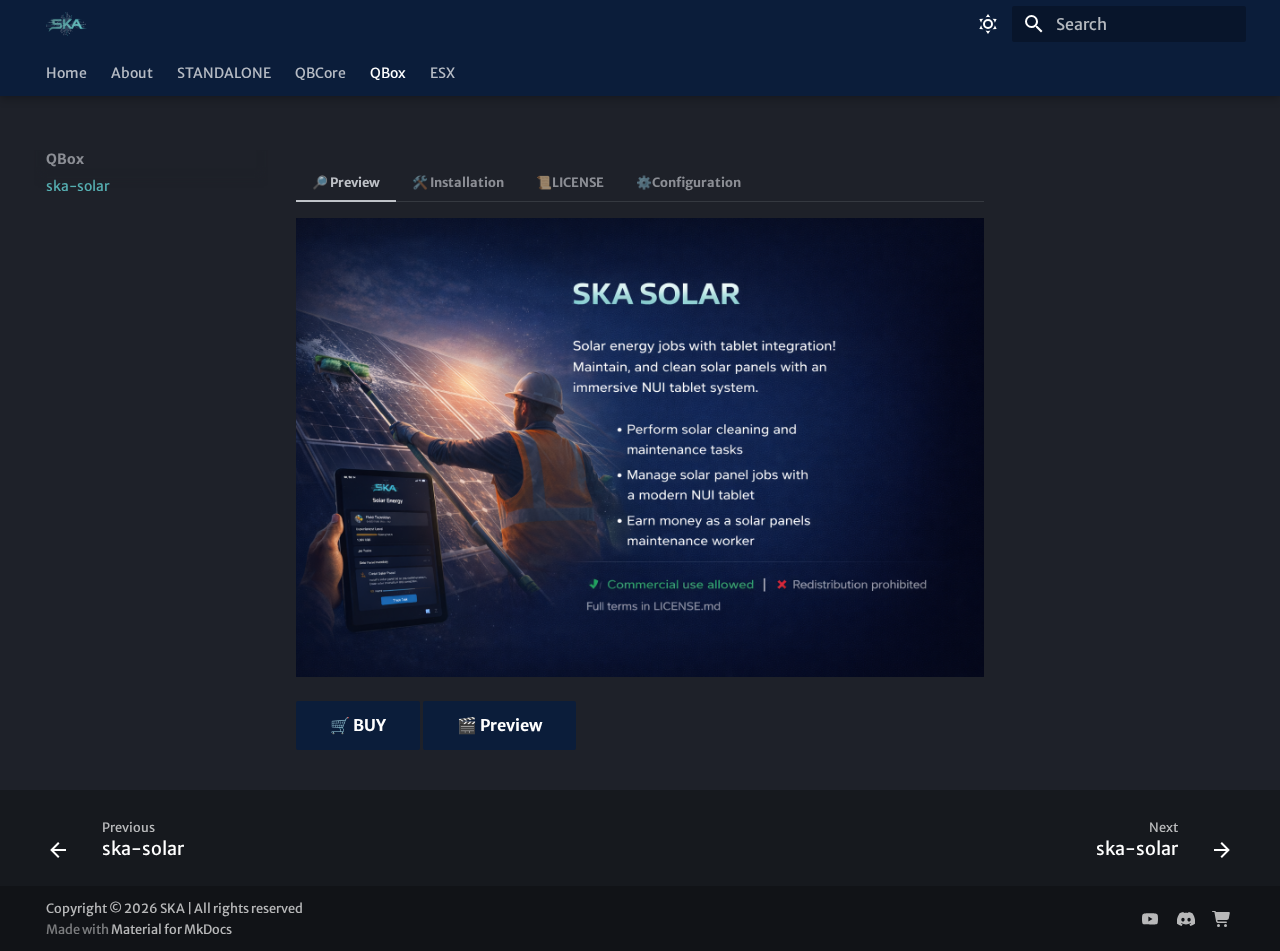
<file: QBox/ska-solar/Solar/index.html>
<!doctype html>
<html lang="en" class="no-js">
  <head>
    
      <meta charset="utf-8">
      <meta name="viewport" content="width=device-width,initial-scale=1">
      
      
      
        <link rel="canonical" href="https://ska.com/QBox/ska-solar/Solar/">
      
      
        <link rel="prev" href="../../../QBCore/ska-solar/Solar/">
      
      
        <link rel="next" href="../../../ESX/ska-solar/Solar/">
      
      
        
      
      
      <link rel="icon" href="../../../assets/logo.png">
      <meta name="generator" content="mkdocs-1.6.1, mkdocs-material-9.7.3">
    
    
      
        <title>ska-solar - </title>
      
    
    
      <link rel="stylesheet" href="../../../assets/stylesheets/main.484c7ddc.min.css">
      
        
        <link rel="stylesheet" href="../../../assets/stylesheets/palette.ab4e12ef.min.css">
      
      


    
    
      
    
    
      
        
        
        <link rel="preconnect" href="https://fonts.gstatic.com" crossorigin>
        <link rel="stylesheet" href="https://fonts.googleapis.com/css?family=Merriweather+Sans:300,300i,400,400i,700,700i%7CRed+Hat+Mono:400,400i,700,700i&display=fallback">
        <style>:root{--md-text-font:"Merriweather Sans";--md-code-font:"Red Hat Mono"}</style>
      
    
    
      <link rel="stylesheet" href="../../../stylesheets/extra.css">
    
    <script>__md_scope=new URL("../../..",location),__md_hash=e=>[...e].reduce(((e,_)=>(e<<5)-e+_.charCodeAt(0)),0),__md_get=(e,_=localStorage,t=__md_scope)=>JSON.parse(_.getItem(t.pathname+"."+e)),__md_set=(e,_,t=localStorage,a=__md_scope)=>{try{t.setItem(a.pathname+"."+e,JSON.stringify(_))}catch(e){}}</script>
    
      

    
    
  </head>
  
  
    
    
      
    
    
    
    
    <body dir="ltr" data-md-color-scheme="slate" data-md-color-primary="custom" data-md-color-accent="custom">
  
    
    <input class="md-toggle" data-md-toggle="drawer" type="checkbox" id="__drawer" autocomplete="off">
    <input class="md-toggle" data-md-toggle="search" type="checkbox" id="__search" autocomplete="off">
    <label class="md-overlay" for="__drawer"></label>
    <div data-md-component="skip">
      
        
        <a href="#_1" class="md-skip">
          Skip to content
        </a>
      
    </div>
    <div data-md-component="announce">
      
    </div>
    
    
      

  

<header class="md-header md-header--shadow md-header--lifted" data-md-component="header">
  <nav class="md-header__inner md-grid" aria-label="Header">
    <a href="../../.." title="" class="md-header__button md-logo" aria-label="" data-md-component="logo">
      
  <img src="../../../assets/logo.png" alt="logo">

    </a>
    <label class="md-header__button md-icon" for="__drawer">
      
      <svg xmlns="http://www.w3.org/2000/svg" viewBox="0 0 24 24"><path d="M3 6h18v2H3zm0 5h18v2H3zm0 5h18v2H3z"/></svg>
    </label>
    <div class="md-header__title" data-md-component="header-title">
      <div class="md-header__ellipsis">
        <div class="md-header__topic">
          <span class="md-ellipsis">
            
          </span>
        </div>
        <div class="md-header__topic" data-md-component="header-topic">
          <span class="md-ellipsis">
            
              ska-solar
            
          </span>
        </div>
      </div>
    </div>
    
      
        <form class="md-header__option" data-md-component="palette">
  
    
    
    
    <input class="md-option" data-md-color-media="" data-md-color-scheme="slate" data-md-color-primary="custom" data-md-color-accent="custom"  aria-label="Dark mode"  type="radio" name="__palette" id="__palette_0">
    
      <label class="md-header__button md-icon" title="Dark mode" for="__palette_1" hidden>
        <svg xmlns="http://www.w3.org/2000/svg" viewBox="0 0 24 24"><path d="M12 7a5 5 0 0 1 5 5 5 5 0 0 1-5 5 5 5 0 0 1-5-5 5 5 0 0 1 5-5m0 2a3 3 0 0 0-3 3 3 3 0 0 0 3 3 3 3 0 0 0 3-3 3 3 0 0 0-3-3m0-7 2.39 3.42C13.65 5.15 12.84 5 12 5s-1.65.15-2.39.42zM3.34 7l4.16-.35A7.2 7.2 0 0 0 5.94 8.5c-.44.74-.69 1.5-.83 2.29zm.02 10 1.76-3.77a7.131 7.131 0 0 0 2.38 4.14zM20.65 7l-1.77 3.79a7.02 7.02 0 0 0-2.38-4.15zm-.01 10-4.14.36c.59-.51 1.12-1.14 1.54-1.86.42-.73.69-1.5.83-2.29zM12 22l-2.41-3.44c.74.27 1.55.44 2.41.44.82 0 1.63-.17 2.37-.44z"/></svg>
      </label>
    
  
    
    
    
    <input class="md-option" data-md-color-media="" data-md-color-scheme="default" data-md-color-primary="custom" data-md-color-accent="custom"  aria-label="Light mode"  type="radio" name="__palette" id="__palette_1">
    
      <label class="md-header__button md-icon" title="Light mode" for="__palette_0" hidden>
        <svg xmlns="http://www.w3.org/2000/svg" viewBox="0 0 24 24"><path d="m17.75 4.09-2.53 1.94.91 3.06-2.63-1.81-2.63 1.81.91-3.06-2.53-1.94L12.44 4l1.06-3 1.06 3zm3.5 6.91-1.64 1.25.59 1.98-1.7-1.17-1.7 1.17.59-1.98L15.75 11l2.06-.05L18.5 9l.69 1.95zm-2.28 4.95c.83-.08 1.72 1.1 1.19 1.85-.32.45-.66.87-1.08 1.27C15.17 23 8.84 23 4.94 19.07c-3.91-3.9-3.91-10.24 0-14.14.4-.4.82-.76 1.27-1.08.75-.53 1.93.36 1.85 1.19-.27 2.86.69 5.83 2.89 8.02a9.96 9.96 0 0 0 8.02 2.89m-1.64 2.02a12.08 12.08 0 0 1-7.8-3.47c-2.17-2.19-3.33-5-3.49-7.82-2.81 3.14-2.7 7.96.31 10.98 3.02 3.01 7.84 3.12 10.98.31"/></svg>
      </label>
    
  
</form>
      
    
    
      <script>var palette=__md_get("__palette");if(palette&&palette.color){if("(prefers-color-scheme)"===palette.color.media){var media=matchMedia("(prefers-color-scheme: light)"),input=document.querySelector(media.matches?"[data-md-color-media='(prefers-color-scheme: light)']":"[data-md-color-media='(prefers-color-scheme: dark)']");palette.color.media=input.getAttribute("data-md-color-media"),palette.color.scheme=input.getAttribute("data-md-color-scheme"),palette.color.primary=input.getAttribute("data-md-color-primary"),palette.color.accent=input.getAttribute("data-md-color-accent")}for(var[key,value]of Object.entries(palette.color))document.body.setAttribute("data-md-color-"+key,value)}</script>
    
    
    
      
      
        <label class="md-header__button md-icon" for="__search">
          
          <svg xmlns="http://www.w3.org/2000/svg" viewBox="0 0 24 24"><path d="M9.5 3A6.5 6.5 0 0 1 16 9.5c0 1.61-.59 3.09-1.56 4.23l.27.27h.79l5 5-1.5 1.5-5-5v-.79l-.27-.27A6.52 6.52 0 0 1 9.5 16 6.5 6.5 0 0 1 3 9.5 6.5 6.5 0 0 1 9.5 3m0 2C7 5 5 7 5 9.5S7 14 9.5 14 14 12 14 9.5 12 5 9.5 5"/></svg>
        </label>
        <div class="md-search" data-md-component="search" role="dialog">
  <label class="md-search__overlay" for="__search"></label>
  <div class="md-search__inner" role="search">
    <form class="md-search__form" name="search">
      <input type="text" class="md-search__input" name="query" aria-label="Search" placeholder="Search" autocapitalize="off" autocorrect="off" autocomplete="off" spellcheck="false" data-md-component="search-query" required>
      <label class="md-search__icon md-icon" for="__search">
        
        <svg xmlns="http://www.w3.org/2000/svg" viewBox="0 0 24 24"><path d="M9.5 3A6.5 6.5 0 0 1 16 9.5c0 1.61-.59 3.09-1.56 4.23l.27.27h.79l5 5-1.5 1.5-5-5v-.79l-.27-.27A6.52 6.52 0 0 1 9.5 16 6.5 6.5 0 0 1 3 9.5 6.5 6.5 0 0 1 9.5 3m0 2C7 5 5 7 5 9.5S7 14 9.5 14 14 12 14 9.5 12 5 9.5 5"/></svg>
        
        <svg xmlns="http://www.w3.org/2000/svg" viewBox="0 0 24 24"><path d="M20 11v2H8l5.5 5.5-1.42 1.42L4.16 12l7.92-7.92L13.5 5.5 8 11z"/></svg>
      </label>
      <nav class="md-search__options" aria-label="Search">
        
        <button type="reset" class="md-search__icon md-icon" title="Clear" aria-label="Clear" tabindex="-1">
          
          <svg xmlns="http://www.w3.org/2000/svg" viewBox="0 0 24 24"><path d="M19 6.41 17.59 5 12 10.59 6.41 5 5 6.41 10.59 12 5 17.59 6.41 19 12 13.41 17.59 19 19 17.59 13.41 12z"/></svg>
        </button>
      </nav>
      
    </form>
    <div class="md-search__output">
      <div class="md-search__scrollwrap" tabindex="0" data-md-scrollfix>
        <div class="md-search-result" data-md-component="search-result">
          <div class="md-search-result__meta">
            Initializing search
          </div>
          <ol class="md-search-result__list" role="presentation"></ol>
        </div>
      </div>
    </div>
  </div>
</div>
      
    
    
  </nav>
  
    
      
<nav class="md-tabs" aria-label="Tabs" data-md-component="tabs">
  <div class="md-grid">
    <ul class="md-tabs__list">
      
        
  
  
  
  
    <li class="md-tabs__item">
      <a href="../../.." class="md-tabs__link">
        
  
  
    
  
  Home

      </a>
    </li>
  

      
        
  
  
  
  
    <li class="md-tabs__item">
      <a href="../../../about/" class="md-tabs__link">
        
  
  
    
  
  About

      </a>
    </li>
  

      
        
  
  
  
  
    
    
      <li class="md-tabs__item">
        <a href="../../../STANDALONE/ska-traffic/Traffic/" class="md-tabs__link">
          
  
  
    
  
  STANDALONE

        </a>
      </li>
    
  

      
        
  
  
  
  
    
    
      <li class="md-tabs__item">
        <a href="../../../QBCore/ska-solar/Solar/" class="md-tabs__link">
          
  
  
    
  
  QBCore

        </a>
      </li>
    
  

      
        
  
  
  
    
  
  
    
    
      <li class="md-tabs__item md-tabs__item--active">
        <a href="./" class="md-tabs__link">
          
  
  
    
  
  QBox

        </a>
      </li>
    
  

      
        
  
  
  
  
    
    
      <li class="md-tabs__item">
        <a href="../../../ESX/ska-solar/Solar/" class="md-tabs__link">
          
  
  
    
  
  ESX

        </a>
      </li>
    
  

      
    </ul>
  </div>
</nav>
    
  
</header>
    
    <div class="md-container" data-md-component="container">
      
      
        
      
      <main class="md-main" data-md-component="main">
        <div class="md-main__inner md-grid">
          
            
              
              <div class="md-sidebar md-sidebar--primary" data-md-component="sidebar" data-md-type="navigation" >
                <div class="md-sidebar__scrollwrap">
                  <div class="md-sidebar__inner">
                    


  


<nav class="md-nav md-nav--primary md-nav--lifted" aria-label="Navigation" data-md-level="0">
  <label class="md-nav__title" for="__drawer">
    <a href="../../.." title="" class="md-nav__button md-logo" aria-label="" data-md-component="logo">
      
  <img src="../../../assets/logo.png" alt="logo">

    </a>
    
  </label>
  
  <ul class="md-nav__list" data-md-scrollfix>
    
      
      
  
  
  
  
    <li class="md-nav__item">
      <a href="../../.." class="md-nav__link">
        
  
  
  <span class="md-ellipsis">
    
  
    Home
  

    
  </span>
  
  

      </a>
    </li>
  

    
      
      
  
  
  
  
    <li class="md-nav__item">
      <a href="../../../about/" class="md-nav__link">
        
  
  
  <span class="md-ellipsis">
    
  
    About
  

    
  </span>
  
  

      </a>
    </li>
  

    
      
      
  
  
  
  
    
    
      
        
      
        
      
    
    
    
      
      
        
      
    
    
    <li class="md-nav__item md-nav__item--nested">
      
        
        
          
        
        <input class="md-nav__toggle md-toggle md-toggle--indeterminate" type="checkbox" id="__nav_3" >
        
          
          <label class="md-nav__link" for="__nav_3" id="__nav_3_label" tabindex="0">
            
  
  
  <span class="md-ellipsis">
    
  
    STANDALONE
  

    
  </span>
  
  

            <span class="md-nav__icon md-icon"></span>
          </label>
        
        <nav class="md-nav" data-md-level="1" aria-labelledby="__nav_3_label" aria-expanded="false">
          <label class="md-nav__title" for="__nav_3">
            <span class="md-nav__icon md-icon"></span>
            
  
    STANDALONE
  

          </label>
          <ul class="md-nav__list" data-md-scrollfix>
            
              
                
  
  
  
  
    <li class="md-nav__item">
      <a href="../../../STANDALONE/ska-traffic/Traffic/" class="md-nav__link">
        
  
  
  <span class="md-ellipsis">
    
  
    ska-traffic
  

    
  </span>
  
  

      </a>
    </li>
  

              
            
              
                
  
  
  
  
    <li class="md-nav__item">
      <a href="../../../STANDALONE/ska-props/props/" class="md-nav__link">
        
  
  
  <span class="md-ellipsis">
    
  
    ska-props
  

    
  </span>
  
  

      </a>
    </li>
  

              
            
          </ul>
        </nav>
      
    </li>
  

    
      
      
  
  
  
  
    
    
      
        
      
    
    
    
      
      
        
      
    
    
    <li class="md-nav__item md-nav__item--nested">
      
        
        
          
        
        <input class="md-nav__toggle md-toggle md-toggle--indeterminate" type="checkbox" id="__nav_4" >
        
          
          <label class="md-nav__link" for="__nav_4" id="__nav_4_label" tabindex="0">
            
  
  
  <span class="md-ellipsis">
    
  
    QBCore
  

    
  </span>
  
  

            <span class="md-nav__icon md-icon"></span>
          </label>
        
        <nav class="md-nav" data-md-level="1" aria-labelledby="__nav_4_label" aria-expanded="false">
          <label class="md-nav__title" for="__nav_4">
            <span class="md-nav__icon md-icon"></span>
            
  
    QBCore
  

          </label>
          <ul class="md-nav__list" data-md-scrollfix>
            
              
                
  
  
  
  
    <li class="md-nav__item">
      <a href="../../../QBCore/ska-solar/Solar/" class="md-nav__link">
        
  
  
  <span class="md-ellipsis">
    
  
    ska-solar
  

    
  </span>
  
  

      </a>
    </li>
  

              
            
          </ul>
        </nav>
      
    </li>
  

    
      
      
  
  
    
  
  
  
    
    
      
        
      
    
    
    
      
        
        
      
      
        
      
    
    
    <li class="md-nav__item md-nav__item--active md-nav__item--section md-nav__item--nested">
      
        
        
        <input class="md-nav__toggle md-toggle " type="checkbox" id="__nav_5" checked>
        
          
          <label class="md-nav__link" for="__nav_5" id="__nav_5_label" tabindex="">
            
  
  
  <span class="md-ellipsis">
    
  
    QBox
  

    
  </span>
  
  

            <span class="md-nav__icon md-icon"></span>
          </label>
        
        <nav class="md-nav" data-md-level="1" aria-labelledby="__nav_5_label" aria-expanded="true">
          <label class="md-nav__title" for="__nav_5">
            <span class="md-nav__icon md-icon"></span>
            
  
    QBox
  

          </label>
          <ul class="md-nav__list" data-md-scrollfix>
            
              
                
  
  
    
  
  
  
    <li class="md-nav__item md-nav__item--active">
      
      <input class="md-nav__toggle md-toggle" type="checkbox" id="__toc">
      
      
        
      
      
      <a href="./" class="md-nav__link md-nav__link--active">
        
  
  
  <span class="md-ellipsis">
    
  
    ska-solar
  

    
  </span>
  
  

      </a>
      
    </li>
  

              
            
          </ul>
        </nav>
      
    </li>
  

    
      
      
  
  
  
  
    
    
      
        
      
    
    
    
      
      
        
      
    
    
    <li class="md-nav__item md-nav__item--nested">
      
        
        
          
        
        <input class="md-nav__toggle md-toggle md-toggle--indeterminate" type="checkbox" id="__nav_6" >
        
          
          <label class="md-nav__link" for="__nav_6" id="__nav_6_label" tabindex="0">
            
  
  
  <span class="md-ellipsis">
    
  
    ESX
  

    
  </span>
  
  

            <span class="md-nav__icon md-icon"></span>
          </label>
        
        <nav class="md-nav" data-md-level="1" aria-labelledby="__nav_6_label" aria-expanded="false">
          <label class="md-nav__title" for="__nav_6">
            <span class="md-nav__icon md-icon"></span>
            
  
    ESX
  

          </label>
          <ul class="md-nav__list" data-md-scrollfix>
            
              
                
  
  
  
  
    <li class="md-nav__item">
      <a href="../../../ESX/ska-solar/Solar/" class="md-nav__link">
        
  
  
  <span class="md-ellipsis">
    
  
    ska-solar
  

    
  </span>
  
  

      </a>
    </li>
  

              
            
          </ul>
        </nav>
      
    </li>
  

    
  </ul>
</nav>
                  </div>
                </div>
              </div>
            
            
              
              <div class="md-sidebar md-sidebar--secondary" data-md-component="sidebar" data-md-type="toc" >
                <div class="md-sidebar__scrollwrap">
                  <div class="md-sidebar__inner">
                    

<nav class="md-nav md-nav--secondary" aria-label="Table of contents">
  
  
  
    
  
  
</nav>
                  </div>
                </div>
              </div>
            
          
          
            <div class="md-content" data-md-component="content">
              
              <article class="md-content__inner md-typeset">
                
                  



<div class="tabbed-set tabbed-alternate" data-tabs="1:4"><input checked="checked" id="__tabbed_1_1" name="__tabbed_1" type="radio" /><input id="__tabbed_1_2" name="__tabbed_1" type="radio" /><input id="__tabbed_1_3" name="__tabbed_1" type="radio" /><input id="__tabbed_1_4" name="__tabbed_1" type="radio" /><div class="tabbed-labels"><label for="__tabbed_1_1">🔎 Preview</label><label for="__tabbed_1_2">🛠️​ Installation</label><label for="__tabbed_1_3">📜LICENSE</label><label for="__tabbed_1_4">⚙️Configuration</label></div>
<div class="tabbed-content">
<div class="tabbed-block">
<p><img alt="ska-solar-original.png is the image" src="../assets/ska-solar-original.png" /></p>
<p><a class="md-button md-button--primary" href="https://ska-webstore.tebex.io/category/qbox">🛒 BUY</a>
<a class="md-button md-button--primary" href="https://www.youtube.com/watch?v=wU8RPLMW5e0">🎬 Preview</a></p>
</div>
<div class="tabbed-block">
<h1 id="_1"></h1>
<h1 id="installation">Installation</h1>
<ol>
<li>
<p>Add this resource into your <code>resources/</code> folder.</p>
<p>Place the resource folder inside your server’s:
<div class="language-text highlight"><pre><span></span><code><span id="__span-0-1"><a id="__codelineno-0-1" name="__codelineno-0-1" href="#__codelineno-0-1"></a>resources/
</span></code></pre></div>
Example:
<div class="language-text highlight"><pre><span></span><code><span id="__span-1-1"><a id="__codelineno-1-1" name="__codelineno-1-1" href="#__codelineno-1-1"></a>resources/[ska]/ska-solar
</span></code></pre></div></p>
</li>
<li>
<p>Ensure it in your <code>server.cfg</code>.</p>
<p>Add the following line to your server.cfg:
<div class="language-text highlight"><pre><span></span><code><span id="__span-2-1"><a id="__codelineno-2-1" name="__codelineno-2-1" href="#__codelineno-2-1"></a>ensure ska-solar
</span></code></pre></div>
or:
<div class="language-text highlight"><pre><span></span><code><span id="__span-3-1"><a id="__codelineno-3-1" name="__codelineno-3-1" href="#__codelineno-3-1"></a>ensure [ska]
</span></code></pre></div></p>
</li>
<li>
<p>Adjust any required configuration inside <code>shared/config.lua</code>.</p>
</li>
<li>
<p>add the lines below depending your inventory system</p>
<div class="tabbed-set tabbed-alternate" data-tabs="2:2"><input checked="checked" id="__tabbed_2_1" name="__tabbed_2" type="radio" /><input id="__tabbed_2_2" name="__tabbed_2" type="radio" /><div class="tabbed-labels"><label for="__tabbed_2_1">qb-inventory</label><label for="__tabbed_2_2">ox_invertory</label></div>
<div class="tabbed-content">
<div class="tabbed-block">
<div class="language-lua highlight"><span class="filename">qb/qb-core/shared/items.lua</span><pre><span></span><code><span id="__span-4-1"><a id="__codelineno-4-1" name="__codelineno-4-1" href="#__codelineno-4-1"></a><span class="nv">ska_tablet</span><span class="w"> </span><span class="o">=</span><span class="w"> </span><span class="p">{</span><span class="w"> </span><span class="nv">name</span><span class="w"> </span><span class="o">=</span><span class="w"> </span><span class="s1">&#39;ska_tablet&#39;</span><span class="p">,</span><span class="w"> </span><span class="nv">label</span><span class="w"> </span><span class="o">=</span><span class="w"> </span><span class="s1">&#39;Watt-A-Clean Tablet&#39;</span><span class="p">,</span><span class="w"> </span><span class="nv">weight</span><span class="w"> </span><span class="o">=</span><span class="w"> </span><span class="mi">2000</span><span class="p">,</span><span class="w"> </span><span class="nb">type</span><span class="w"> </span><span class="o">=</span><span class="w"> </span><span class="s1">&#39;item&#39;</span><span class="p">,</span><span class="w"> </span><span class="nv">image</span><span class="w"> </span><span class="o">=</span><span class="w"> </span><span class="s1">&#39;tablet.png&#39;</span><span class="p">,</span><span class="w"> </span><span class="nv">unique</span><span class="w"> </span><span class="o">=</span><span class="w"> </span><span class="kc">false</span><span class="p">,</span><span class="w"> </span><span class="nv">useable</span><span class="w"> </span><span class="o">=</span><span class="w"> </span><span class="kc">false</span><span class="p">,</span><span class="w"> </span><span class="nv">shouldClose</span><span class="w"> </span><span class="o">=</span><span class="w"> </span><span class="kc">true</span><span class="p">,</span><span class="w"> </span><span class="nv">description</span><span class="w"> </span><span class="o">=</span><span class="w"> </span><span class="s1">&#39;Expensive tablet&#39;</span><span class="w"> </span><span class="p">},</span>
</span></code></pre></div>
</div>
<div class="tabbed-block">
<div class="language-lua highlight"><span class="filename">ox_inventory\data\items.lua</span><pre><span></span><code><span id="__span-5-1"><a id="__codelineno-5-1" name="__codelineno-5-1" href="#__codelineno-5-1"></a><span class="p">[</span><span class="s1">&#39;ska_tablet&#39;</span><span class="p">]</span><span class="w"> </span><span class="o">=</span><span class="w"> </span><span class="p">{</span>
</span><span id="__span-5-2"><a id="__codelineno-5-2" name="__codelineno-5-2" href="#__codelineno-5-2"></a><span class="w">    </span><span class="nv">label</span><span class="w"> </span><span class="o">=</span><span class="w"> </span><span class="s1">&#39;Watt-A-Clean Tablet&#39;</span><span class="p">,</span>
</span><span id="__span-5-3"><a id="__codelineno-5-3" name="__codelineno-5-3" href="#__codelineno-5-3"></a><span class="w">    </span><span class="nv">weight</span><span class="w"> </span><span class="o">=</span><span class="w"> </span><span class="mi">2000</span><span class="p">,</span>
</span><span id="__span-5-4"><a id="__codelineno-5-4" name="__codelineno-5-4" href="#__codelineno-5-4"></a><span class="w">    </span><span class="nv">stack</span><span class="w"> </span><span class="o">=</span><span class="w"> </span><span class="kc">true</span><span class="p">,</span>
</span><span id="__span-5-5"><a id="__codelineno-5-5" name="__codelineno-5-5" href="#__codelineno-5-5"></a><span class="w">    </span><span class="nv">close</span><span class="w"> </span><span class="o">=</span><span class="w"> </span><span class="kc">true</span><span class="p">,</span>
</span><span id="__span-5-6"><a id="__codelineno-5-6" name="__codelineno-5-6" href="#__codelineno-5-6"></a><span class="w">    </span><span class="nv">description</span><span class="w"> </span><span class="o">=</span><span class="w"> </span><span class="s1">&#39;Expensive tablet&#39;</span><span class="p">,</span>
</span><span id="__span-5-7"><a id="__codelineno-5-7" name="__codelineno-5-7" href="#__codelineno-5-7"></a><span class="w">    </span><span class="nv">client</span><span class="w"> </span><span class="o">=</span><span class="w"> </span><span class="p">{</span>
</span><span id="__span-5-8"><a id="__codelineno-5-8" name="__codelineno-5-8" href="#__codelineno-5-8"></a><span class="w">        </span><span class="nv">export</span><span class="w"> </span><span class="o">=</span><span class="w"> </span><span class="s1">&#39;ska-tablet.openTablet&#39;</span>
</span><span id="__span-5-9"><a id="__codelineno-5-9" name="__codelineno-5-9" href="#__codelineno-5-9"></a><span class="w">    </span><span class="p">}</span>
</span><span id="__span-5-10"><a id="__codelineno-5-10" name="__codelineno-5-10" href="#__codelineno-5-10"></a><span class="p">},</span>
</span></code></pre></div>
</div>
</div>
</div>
</li>
<li>
<p>Restart Your Server</p>
</li>
</ol>
<h1 id="dependencies">Dependencies</h1>
<ul>
<li>QBCore or ESX or QBOX Framework</li>
<li>Framework :<ul>
<li>QBCORE  : (<code>qb-target</code> and <code>qb-inventory</code>) or (<code>ox_target</code> and <code>ox_lib</code> and <code>qb-inventory</code>)</li>
<li>QBOX    : <code>ox_target</code> and <code>ox_lib</code> and <code>ox_inventory</code></li>
<li>ESX     : <code>ox_target</code> and <code>ox_lib</code> and <code>ox_inventory</code></li>
</ul>
</li>
<li>NUI support enabled</li>
</ul>
</div>
<div class="tabbed-block">
<h1 id="_2"></h1>
<p>END USER LICENSE AGREEMENT (EULA)</p>
<p>Last updated: 2026</p>
<p>Author / Licensor: SKA</p>
<h1 id="_3"></h1>
<ol>
<li>
<p>DEFINITIONS</p>
<p>“Software” refers to the FiveM script and all associated files, code, assets, and documentation provided by the Licensor.</p>
<p>“Licensor” refers to SKA, the creator and owner of the Software.</p>
<p>“Licensee” refers to the individual or entity that has purchased or obtained the Software through Tebex.</p>
<p>“Server” refers to a FiveM server operated by the Licensee.</p>
</li>
<li>
<p>LICENSE GRANT</p>
<p>The Licensor grants the Licensee a limited, non-exclusive, non-transferable, non-sublicensable license to use the Software on their server(s), subject to the terms of this Agreement.</p>
<p>This license grants usage rights only. No ownership, copyright, or intellectual property rights are transferred.</p>
</li>
<li>
<p>COMMERCIAL USAGE</p>
<p>the Licensee are expressly permitted to use the Software on commercial servers, including servers that:</p>
<ul>
<li>Accept donations Sell in-game items, subscriptions, or perks </li>
<li>Generate revenue through Tebex or similar platforms </li>
</ul>
<p>This permission does not extend to: </p>
<ul>
<li>Reselling the Software Bundling the Software with other paid products </li>
<li>Offering the Software as a service to third parties</li>
</ul>
</li>
<li>
<p>MODIFICATIONS</p>
<p>the Licensee may modify configuration files explicitly provided by the Licensor for customization</p>
<p>the Licensee may not Modify protected core files De-obfuscate or alter protected logic</p>
<p>Unauthorized modification voids this license</p>
</li>
<li>
<p>RESTRICTIONS</p>
<p>the Licensee may not:</p>
<ul>
<li>Redistribute, resell, sublicense, rent, lease, or share the Software in any form</li>
<li>Re-upload the Software publicly or privately</li>
<li>Share, leak, or publish the Software or any portion thereof Provide access to the Software to any third party </li>
<li>Reverse engineer, decompile, disassemble, or attempt to bypass escrow, encryption, or obfuscation </li>
<li>Include the Software in any bundle or package</li>
<li>Remove or alter copyright, branding, or license notices </li>
<li>Claim authorship or ownership of the Software</li>
</ul>
<p>Any form of redistribution, whether free or paid, is strictly prohibited.</p>
</li>
<li>
<p>OWNERSHIP</p>
<p>The Software is and shall remain the exclusive property of the Licensor</p>
<p>This Agreement does not convey any ownership rights or intellectual property interests</p>
<p>All rights, title, and interest in and to the Software remain the exclusive property of the Licensor.</p>
</li>
<li>
<p>SOURCE CODE &amp; ESCROW</p>
<p>The Software is distributed exclusively via Tebex Escrow.</p>
<p>Source code is not provided The Software may be compiled, obfuscated, or otherwise protected </p>
<p>Any attempt to extract or reconstruct source code is strictly prohibited</p>
</li>
<li>
<p>UPDATES &amp; SUPPORT</p>
<p>Updates, patches, and bug fixes may be provided at the discretion of the Licensor </p>
<p>Support is provided only to verified purchasers </p>
<p>Major updates or feature expansions may require a separate purchase</p>
</li>
<li>
<p>NO REFUNDS</p>
<p>This Software is a digital product. </p>
<p>All sales are final and non-refundable.</p>
</li>
<li>
<p>TERMINATION</p>
<p>This license is automatically terminated if the Licensee violates any term of this Agreement.</p>
<p>Upon termination, the Licensee must:</p>
<ul>
<li>Stop using the Software</li>
<li>Delete all copies of the Software in their possession</li>
<li>No refund will be issued in the event of termination due to violation.</li>
</ul>
</li>
<li>
<p>DISCLAIMER OF WARRANTIES</p>
<p>The Software is provided “AS IS”, without warranty of any kind, including but not limited to:</p>
<ul>
<li>Fitness for a particular purpose</li>
<li>Compatibility with future FiveM updates</li>
<li>Error-free operation</li>
</ul>
<p>the Licensor does not guarantee uninterrupted operation or compatibility with third-party resources.</p>
</li>
<li>
<p>LIMITATION OF LIABILITY</p>
<p>To the maximum extent permitted by law, the Licensor shall not be liable for:</p>
<ul>
<li>Any damages arising from the use or inability to use the Software</li>
<li>Loss of data, revenue, or server availability</li>
<li>Server crashes, conflicts, or misconfiguration</li>
<li>Use of the Software is entirely at the Licensee’s own risk.</li>
</ul>
</li>
<li>
<p>DMCA &amp; COPYRIGHT ENFORCEMENT</p>
<p>The Software is protected under international copyright law. </p>
<p>Unauthorized redistribution, resale, or leakage of the Software constitutes copyright infringement and may result in: </p>
<ul>
<li>Immediate license termination </li>
<li>DMCA takedown notices </li>
<li>Tebex enforcement actions</li>
<li>Permanent blacklist from the Licensor products </li>
<li>Further Legal action where applicable</li>
</ul>
<p>The Licensor actively monitors and enforces its intellectual property rights.</p>
</li>
<li>
<p>GOVERNING LAW</p>
<p>This Agreement shall be governed by and interpreted in accordance with applicable laws, without regard to conflict of law principles.</p>
</li>
<li>
<p>ACCEPTANCE</p>
<p>By purchasing, downloading, installing, or using the Software, the Licensee acknowledges that they have read, understood, and agreed to the terms of this End User License Agreement.</p>
</li>
<li>
<p>ENTIRE AGREEMENT</p>
<p>This Agreement constitutes the entire agreement between the parties regarding the Software and supersedes all prior agreements, communications, or understandings, whether written or oral.</p>
</li>
</ol>
<h1 id="_4"></h1>
<p>© 2026 SKA. All rights reserved.</p>
</div>
<div class="tabbed-block">
<h1 id="_5"></h1>
<div class="language-lua highlight"><span class="filename">Config.lua</span><pre><span></span><code><span id="__span-6-1"><a id="__codelineno-6-1" name="__codelineno-6-1" href="#__codelineno-6-1"></a><span class="nv">Config</span><span class="w"> </span><span class="o">=</span><span class="w"> </span><span class="p">{}</span>
</span><span id="__span-6-2"><a id="__codelineno-6-2" name="__codelineno-6-2" href="#__codelineno-6-2"></a><span class="nv">Config</span><span class="p">.</span><span class="py">Locale</span><span class="w"> </span><span class="o">=</span><span class="w"> </span><span class="s1">&#39;en&#39;</span>
</span><span id="__span-6-3"><a id="__codelineno-6-3" name="__codelineno-6-3" href="#__codelineno-6-3"></a>
</span><span id="__span-6-4"><a id="__codelineno-6-4" name="__codelineno-6-4" href="#__codelineno-6-4"></a><span class="c1">-- NPC settings</span>
</span><span id="__span-6-5"><a id="__codelineno-6-5" name="__codelineno-6-5" href="#__codelineno-6-5"></a><span class="nv">Config</span><span class="p">.</span><span class="py">JobPed</span><span class="w"> </span><span class="o">=</span><span class="w"> </span><span class="p">{</span>
</span><span id="__span-6-6"><a id="__codelineno-6-6" name="__codelineno-6-6" href="#__codelineno-6-6"></a><span class="w">    </span><span class="nv">model</span><span class="w"> </span><span class="o">=</span><span class="w"> </span><span class="s2">&quot;s_m_y_construct_01&quot;</span><span class="p">,</span>
</span><span id="__span-6-7"><a id="__codelineno-6-7" name="__codelineno-6-7" href="#__codelineno-6-7"></a><span class="w">    </span><span class="nv">coords</span><span class="w"> </span><span class="o">=</span><span class="w"> </span><span class="nf">vector4</span><span class="p">(</span><span class="o">-</span><span class="mf">701.08</span><span class="p">,</span><span class="w"> </span><span class="mf">267.62</span><span class="p">,</span><span class="w"> </span><span class="mf">83.15</span><span class="p">,</span><span class="w"> </span><span class="mf">343.52</span><span class="p">),</span>
</span><span id="__span-6-8"><a id="__codelineno-6-8" name="__codelineno-6-8" href="#__codelineno-6-8"></a><span class="w">    </span><span class="nv">blip</span><span class="w"> </span><span class="o">=</span><span class="w"> </span><span class="p">{</span>
</span><span id="__span-6-9"><a id="__codelineno-6-9" name="__codelineno-6-9" href="#__codelineno-6-9"></a><span class="w">        </span><span class="nv">enabled</span><span class="w"> </span><span class="o">=</span><span class="w"> </span><span class="kc">true</span><span class="p">,</span>
</span><span id="__span-6-10"><a id="__codelineno-6-10" name="__codelineno-6-10" href="#__codelineno-6-10"></a><span class="w">        </span><span class="nv">label</span><span class="w"> </span><span class="o">=</span><span class="w"> </span><span class="s2">&quot;Watt-A-Clean&quot;</span><span class="p">,</span>
</span><span id="__span-6-11"><a id="__codelineno-6-11" name="__codelineno-6-11" href="#__codelineno-6-11"></a><span class="w">        </span><span class="nv">sprite</span><span class="w"> </span><span class="o">=</span><span class="w"> </span><span class="mi">894</span><span class="p">,</span>
</span><span id="__span-6-12"><a id="__codelineno-6-12" name="__codelineno-6-12" href="#__codelineno-6-12"></a><span class="w">        </span><span class="nv">color</span><span class="w"> </span><span class="o">=</span><span class="w"> </span><span class="mi">46</span><span class="p">,</span>
</span><span id="__span-6-13"><a id="__codelineno-6-13" name="__codelineno-6-13" href="#__codelineno-6-13"></a><span class="w">        </span><span class="nv">scale</span><span class="w"> </span><span class="o">=</span><span class="w"> </span><span class="mf">0.8</span><span class="p">,</span>
</span><span id="__span-6-14"><a id="__codelineno-6-14" name="__codelineno-6-14" href="#__codelineno-6-14"></a><span class="w">    </span><span class="p">}</span>
</span><span id="__span-6-15"><a id="__codelineno-6-15" name="__codelineno-6-15" href="#__codelineno-6-15"></a><span class="p">}</span>
</span><span id="__span-6-16"><a id="__codelineno-6-16" name="__codelineno-6-16" href="#__codelineno-6-16"></a>
</span><span id="__span-6-17"><a id="__codelineno-6-17" name="__codelineno-6-17" href="#__codelineno-6-17"></a><span class="c1">-- Job vehicle</span>
</span><span id="__span-6-18"><a id="__codelineno-6-18" name="__codelineno-6-18" href="#__codelineno-6-18"></a><span class="nv">Config</span><span class="p">.</span><span class="py">JobVehicle</span><span class="w"> </span><span class="o">=</span><span class="w"> </span><span class="s2">&quot;sadler&quot;</span>
</span><span id="__span-6-19"><a id="__codelineno-6-19" name="__codelineno-6-19" href="#__codelineno-6-19"></a><span class="nv">Config</span><span class="p">.</span><span class="py">VehicleSpawnPoints</span><span class="w"> </span><span class="o">=</span><span class="w"> </span><span class="p">{</span>
</span><span id="__span-6-20"><a id="__codelineno-6-20" name="__codelineno-6-20" href="#__codelineno-6-20"></a><span class="w">    </span><span class="nf">vector4</span><span class="p">(</span><span class="o">-</span><span class="mf">745.93</span><span class="p">,</span><span class="w"> </span><span class="mf">373.66</span><span class="p">,</span><span class="w"> </span><span class="mf">87.87</span><span class="p">,</span><span class="w"> </span><span class="mf">180.26</span><span class="p">),</span>
</span><span id="__span-6-21"><a id="__codelineno-6-21" name="__codelineno-6-21" href="#__codelineno-6-21"></a><span class="w">    </span><span class="nf">vector4</span><span class="p">(</span><span class="o">-</span><span class="mf">749.43</span><span class="p">,</span><span class="w"> </span><span class="mf">373.71</span><span class="p">,</span><span class="w"> </span><span class="mf">87.87</span><span class="p">,</span><span class="w"> </span><span class="mf">180.26</span><span class="p">),</span>
</span><span id="__span-6-22"><a id="__codelineno-6-22" name="__codelineno-6-22" href="#__codelineno-6-22"></a><span class="w">    </span><span class="nf">vector4</span><span class="p">(</span><span class="o">-</span><span class="mf">752.93</span><span class="p">,</span><span class="w"> </span><span class="mf">373.71</span><span class="p">,</span><span class="w"> </span><span class="mf">87.87</span><span class="p">,</span><span class="w"> </span><span class="mf">180.26</span><span class="p">),</span>
</span><span id="__span-6-23"><a id="__codelineno-6-23" name="__codelineno-6-23" href="#__codelineno-6-23"></a><span class="w">    </span><span class="nf">vector4</span><span class="p">(</span><span class="o">-</span><span class="mf">756.43</span><span class="p">,</span><span class="w"> </span><span class="mf">373.71</span><span class="p">,</span><span class="w"> </span><span class="mf">87.87</span><span class="p">,</span><span class="w"> </span><span class="mf">180.26</span><span class="p">),</span>
</span><span id="__span-6-24"><a id="__codelineno-6-24" name="__codelineno-6-24" href="#__codelineno-6-24"></a><span class="w">    </span><span class="nf">vector4</span><span class="p">(</span><span class="o">-</span><span class="mf">759.63</span><span class="p">,</span><span class="w"> </span><span class="mf">373.71</span><span class="p">,</span><span class="w"> </span><span class="mf">87.87</span><span class="p">,</span><span class="w"> </span><span class="mf">180.26</span><span class="p">),</span>
</span><span id="__span-6-25"><a id="__codelineno-6-25" name="__codelineno-6-25" href="#__codelineno-6-25"></a>
</span><span id="__span-6-26"><a id="__codelineno-6-26" name="__codelineno-6-26" href="#__codelineno-6-26"></a><span class="p">}</span>
</span><span id="__span-6-27"><a id="__codelineno-6-27" name="__codelineno-6-27" href="#__codelineno-6-27"></a>
</span><span id="__span-6-28"><a id="__codelineno-6-28" name="__codelineno-6-28" href="#__codelineno-6-28"></a><span class="c1">-- Roof job locations</span>
</span><span id="__span-6-29"><a id="__codelineno-6-29" name="__codelineno-6-29" href="#__codelineno-6-29"></a><span class="nv">Config</span><span class="p">.</span><span class="py">Contracts</span><span class="w"> </span><span class="o">=</span><span class="w"> </span><span class="p">{</span>
</span><span id="__span-6-30"><a id="__codelineno-6-30" name="__codelineno-6-30" href="#__codelineno-6-30"></a><span class="w">    </span><span class="p">{</span>
</span><span id="__span-6-31"><a id="__codelineno-6-31" name="__codelineno-6-31" href="#__codelineno-6-31"></a><span class="w">        </span><span class="nv">id</span><span class="w"> </span><span class="o">=</span><span class="w"> </span><span class="mi">1</span><span class="p">,</span>
</span><span id="__span-6-32"><a id="__codelineno-6-32" name="__codelineno-6-32" href="#__codelineno-6-32"></a><span class="w">        </span><span class="nv">name</span><span class="w"> </span><span class="o">=</span><span class="w"> </span><span class="s2">&quot;Carcer WAY&quot;</span><span class="p">,</span>
</span><span id="__span-6-33"><a id="__codelineno-6-33" name="__codelineno-6-33" href="#__codelineno-6-33"></a><span class="w">        </span><span class="nv">house</span><span class="w"> </span><span class="o">=</span><span class="w"> </span><span class="nf">vector3</span><span class="p">(</span><span class="o">-</span><span class="mf">217.74</span><span class="p">,</span><span class="w"> </span><span class="o">-</span><span class="mf">229.34</span><span class="p">,</span><span class="w"> </span><span class="mf">50.35</span><span class="p">),</span>
</span><span id="__span-6-34"><a id="__codelineno-6-34" name="__codelineno-6-34" href="#__codelineno-6-34"></a><span class="w">        </span><span class="nv">roofPoints</span><span class="w"> </span><span class="o">=</span><span class="w"> </span><span class="p">{</span>
</span><span id="__span-6-35"><a id="__codelineno-6-35" name="__codelineno-6-35" href="#__codelineno-6-35"></a><span class="w">            </span><span class="nf">vector4</span><span class="p">(</span><span class="o">-</span><span class="mf">192.96</span><span class="p">,</span><span class="w"> </span><span class="o">-</span><span class="mf">225.57</span><span class="p">,</span><span class="w"> </span><span class="mf">77.1</span><span class="p">,</span><span class="w"> </span><span class="mf">340.0</span><span class="p">),</span>
</span><span id="__span-6-36"><a id="__codelineno-6-36" name="__codelineno-6-36" href="#__codelineno-6-36"></a><span class="w">            </span><span class="nf">vector4</span><span class="p">(</span><span class="o">-</span><span class="mf">198.0</span><span class="p">,</span><span class="w"> </span><span class="o">-</span><span class="mf">240.7</span><span class="p">,</span><span class="w"> </span><span class="mf">77.1</span><span class="p">,</span><span class="w"> </span><span class="mf">340.0</span><span class="p">),</span>
</span><span id="__span-6-37"><a id="__codelineno-6-37" name="__codelineno-6-37" href="#__codelineno-6-37"></a><span class="w">            </span><span class="nf">vector4</span><span class="p">(</span><span class="o">-</span><span class="mf">203.0</span><span class="p">,</span><span class="w"> </span><span class="o">-</span><span class="mf">255.7</span><span class="p">,</span><span class="w"> </span><span class="mf">77.1</span><span class="p">,</span><span class="w"> </span><span class="mf">340.0</span><span class="p">),</span>
</span><span id="__span-6-38"><a id="__codelineno-6-38" name="__codelineno-6-38" href="#__codelineno-6-38"></a><span class="w">        </span><span class="p">},</span>
</span><span id="__span-6-39"><a id="__codelineno-6-39" name="__codelineno-6-39" href="#__codelineno-6-39"></a><span class="w">        </span><span class="nv">level</span><span class="w"> </span><span class="o">=</span><span class="w"> </span><span class="mi">1</span><span class="p">,</span>
</span><span id="__span-6-40"><a id="__codelineno-6-40" name="__codelineno-6-40" href="#__codelineno-6-40"></a><span class="w">        </span><span class="nv">reward</span><span class="w"> </span><span class="o">=</span><span class="w"> </span><span class="mi">100</span><span class="p">,</span>
</span><span id="__span-6-41"><a id="__codelineno-6-41" name="__codelineno-6-41" href="#__codelineno-6-41"></a><span class="w">        </span><span class="nv">solrep</span><span class="w"> </span><span class="o">=</span><span class="w"> </span><span class="mi">10</span><span class="p">,</span>
</span><span id="__span-6-42"><a id="__codelineno-6-42" name="__codelineno-6-42" href="#__codelineno-6-42"></a><span class="w">        </span><span class="nv">total</span><span class="w"> </span><span class="o">=</span><span class="w"> </span><span class="mi">3</span><span class="p">,</span>
</span><span id="__span-6-43"><a id="__codelineno-6-43" name="__codelineno-6-43" href="#__codelineno-6-43"></a><span class="w">        </span><span class="nv">exp</span><span class="w"> </span><span class="o">=</span><span class="w"> </span><span class="mi">0</span><span class="p">,</span>
</span><span id="__span-6-44"><a id="__codelineno-6-44" name="__codelineno-6-44" href="#__codelineno-6-44"></a><span class="w">        </span><span class="nv">dirt</span><span class="w"> </span><span class="o">=</span><span class="w"> </span><span class="mi">12</span><span class="p">,</span>
</span><span id="__span-6-45"><a id="__codelineno-6-45" name="__codelineno-6-45" href="#__codelineno-6-45"></a><span class="w">    </span><span class="p">},</span>
</span><span id="__span-6-46"><a id="__codelineno-6-46" name="__codelineno-6-46" href="#__codelineno-6-46"></a><span class="w">    </span><span class="p">{</span>
</span><span id="__span-6-47"><a id="__codelineno-6-47" name="__codelineno-6-47" href="#__codelineno-6-47"></a><span class="w">        </span><span class="nv">id</span><span class="w"> </span><span class="o">=</span><span class="w"> </span><span class="mi">2</span><span class="p">,</span>
</span><span id="__span-6-48"><a id="__codelineno-6-48" name="__codelineno-6-48" href="#__codelineno-6-48"></a><span class="w">        </span><span class="nv">name</span><span class="w"> </span><span class="o">=</span><span class="w"> </span><span class="s2">&quot;Red Desert AVE&quot;</span><span class="p">,</span>
</span><span id="__span-6-49"><a id="__codelineno-6-49" name="__codelineno-6-49" href="#__codelineno-6-49"></a><span class="w">        </span><span class="nv">house</span><span class="w"> </span><span class="o">=</span><span class="w"> </span><span class="nf">vector3</span><span class="p">(</span><span class="o">-</span><span class="mf">1294.14</span><span class="p">,</span><span class="w"> </span><span class="o">-</span><span class="mf">586.49</span><span class="p">,</span><span class="w"> </span><span class="mf">29.3</span><span class="p">),</span>
</span><span id="__span-6-50"><a id="__codelineno-6-50" name="__codelineno-6-50" href="#__codelineno-6-50"></a><span class="w">        </span><span class="nv">roofPoints</span><span class="w"> </span><span class="o">=</span><span class="w"> </span><span class="p">{</span>
</span><span id="__span-6-51"><a id="__codelineno-6-51" name="__codelineno-6-51" href="#__codelineno-6-51"></a><span class="w">            </span><span class="nf">vector4</span><span class="p">(</span><span class="o">-</span><span class="mf">1300.16</span><span class="p">,</span><span class="w"> </span><span class="o">-</span><span class="mf">569.9</span><span class="p">,</span><span class="w"> </span><span class="mf">43.3</span><span class="p">,</span><span class="w"> </span><span class="mf">311.0</span><span class="p">),</span>
</span><span id="__span-6-52"><a id="__codelineno-6-52" name="__codelineno-6-52" href="#__codelineno-6-52"></a><span class="w">            </span><span class="nf">vector4</span><span class="p">(</span><span class="o">-</span><span class="mf">1296.8</span><span class="p">,</span><span class="w"> </span><span class="o">-</span><span class="mf">573.71</span><span class="p">,</span><span class="w"> </span><span class="mf">43.3</span><span class="p">,</span><span class="w"> </span><span class="mf">311.0</span><span class="p">),</span>
</span><span id="__span-6-53"><a id="__codelineno-6-53" name="__codelineno-6-53" href="#__codelineno-6-53"></a><span class="w">            </span><span class="nf">vector4</span><span class="p">(</span><span class="o">-</span><span class="mf">1293.4</span><span class="p">,</span><span class="w"> </span><span class="o">-</span><span class="mf">577.57</span><span class="p">,</span><span class="w"> </span><span class="mf">43.3</span><span class="p">,</span><span class="w"> </span><span class="mf">311.0</span><span class="p">),</span>
</span><span id="__span-6-54"><a id="__codelineno-6-54" name="__codelineno-6-54" href="#__codelineno-6-54"></a><span class="w">        </span><span class="p">},</span>
</span><span id="__span-6-55"><a id="__codelineno-6-55" name="__codelineno-6-55" href="#__codelineno-6-55"></a><span class="w">        </span><span class="nv">level</span><span class="w"> </span><span class="o">=</span><span class="w"> </span><span class="mi">1</span><span class="p">,</span>
</span><span id="__span-6-56"><a id="__codelineno-6-56" name="__codelineno-6-56" href="#__codelineno-6-56"></a><span class="w">        </span><span class="nv">reward</span><span class="w"> </span><span class="o">=</span><span class="w"> </span><span class="mi">100</span><span class="p">,</span>
</span><span id="__span-6-57"><a id="__codelineno-6-57" name="__codelineno-6-57" href="#__codelineno-6-57"></a><span class="w">        </span><span class="nv">solrep</span><span class="w"> </span><span class="o">=</span><span class="w"> </span><span class="mi">10</span><span class="p">,</span>
</span><span id="__span-6-58"><a id="__codelineno-6-58" name="__codelineno-6-58" href="#__codelineno-6-58"></a><span class="w">        </span><span class="nv">total</span><span class="w"> </span><span class="o">=</span><span class="w"> </span><span class="mi">3</span><span class="p">,</span>
</span><span id="__span-6-59"><a id="__codelineno-6-59" name="__codelineno-6-59" href="#__codelineno-6-59"></a><span class="w">        </span><span class="nv">exp</span><span class="w"> </span><span class="o">=</span><span class="w"> </span><span class="mi">0</span><span class="p">,</span>
</span><span id="__span-6-60"><a id="__codelineno-6-60" name="__codelineno-6-60" href="#__codelineno-6-60"></a><span class="w">        </span><span class="nv">dirt</span><span class="w"> </span><span class="o">=</span><span class="w"> </span><span class="mi">12</span><span class="p">,</span>
</span><span id="__span-6-61"><a id="__codelineno-6-61" name="__codelineno-6-61" href="#__codelineno-6-61"></a><span class="w">    </span><span class="p">},</span>
</span><span id="__span-6-62"><a id="__codelineno-6-62" name="__codelineno-6-62" href="#__codelineno-6-62"></a><span class="w">    </span><span class="p">{</span>
</span><span id="__span-6-63"><a id="__codelineno-6-63" name="__codelineno-6-63" href="#__codelineno-6-63"></a><span class="w">        </span><span class="nv">id</span><span class="w"> </span><span class="o">=</span><span class="w"> </span><span class="mi">3</span><span class="p">,</span>
</span><span id="__span-6-64"><a id="__codelineno-6-64" name="__codelineno-6-64" href="#__codelineno-6-64"></a><span class="w">        </span><span class="nv">name</span><span class="w"> </span><span class="o">=</span><span class="w"> </span><span class="s2">&quot;Vespucci BLVD&quot;</span><span class="p">,</span>
</span><span id="__span-6-65"><a id="__codelineno-6-65" name="__codelineno-6-65" href="#__codelineno-6-65"></a><span class="w">        </span><span class="nv">house</span><span class="w"> </span><span class="o">=</span><span class="w"> </span><span class="nf">vector3</span><span class="p">(</span><span class="o">-</span><span class="mf">584.64</span><span class="p">,</span><span class="w"> </span><span class="o">-</span><span class="mf">812.62</span><span class="p">,</span><span class="w"> </span><span class="mf">26.33</span><span class="p">),</span>
</span><span id="__span-6-66"><a id="__codelineno-6-66" name="__codelineno-6-66" href="#__codelineno-6-66"></a><span class="w">        </span><span class="nv">roofPoints</span><span class="w"> </span><span class="o">=</span><span class="w"> </span><span class="p">{</span>
</span><span id="__span-6-67"><a id="__codelineno-6-67" name="__codelineno-6-67" href="#__codelineno-6-67"></a><span class="w">            </span><span class="nf">vector4</span><span class="p">(</span><span class="o">-</span><span class="mf">521.85</span><span class="p">,</span><span class="w"> </span><span class="o">-</span><span class="mf">812.0</span><span class="p">,</span><span class="w"> </span><span class="mf">45.20</span><span class="p">,</span><span class="w"> </span><span class="mf">0.0</span><span class="p">),</span>
</span><span id="__span-6-68"><a id="__codelineno-6-68" name="__codelineno-6-68" href="#__codelineno-6-68"></a><span class="w">            </span><span class="nf">vector4</span><span class="p">(</span><span class="o">-</span><span class="mf">521.88</span><span class="p">,</span><span class="w"> </span><span class="o">-</span><span class="mf">808.0</span><span class="p">,</span><span class="w"> </span><span class="mf">45.20</span><span class="p">,</span><span class="w"> </span><span class="mf">0.0</span><span class="p">),</span>
</span><span id="__span-6-69"><a id="__codelineno-6-69" name="__codelineno-6-69" href="#__codelineno-6-69"></a><span class="w">            </span><span class="nf">vector4</span><span class="p">(</span><span class="o">-</span><span class="mf">574.88</span><span class="p">,</span><span class="w"> </span><span class="o">-</span><span class="mf">812.0</span><span class="p">,</span><span class="w"> </span><span class="mf">45.20</span><span class="p">,</span><span class="w"> </span><span class="mf">0.0</span><span class="p">),</span>
</span><span id="__span-6-70"><a id="__codelineno-6-70" name="__codelineno-6-70" href="#__codelineno-6-70"></a><span class="w">            </span><span class="nf">vector4</span><span class="p">(</span><span class="o">-</span><span class="mf">574.88</span><span class="p">,</span><span class="w"> </span><span class="o">-</span><span class="mf">808.0</span><span class="p">,</span><span class="w"> </span><span class="mf">45.20</span><span class="p">,</span><span class="w"> </span><span class="mf">0.0</span><span class="p">),</span>
</span><span id="__span-6-71"><a id="__codelineno-6-71" name="__codelineno-6-71" href="#__codelineno-6-71"></a><span class="w">            </span><span class="nf">vector4</span><span class="p">(</span><span class="o">-</span><span class="mf">580.88</span><span class="p">,</span><span class="w"> </span><span class="o">-</span><span class="mf">812.0</span><span class="p">,</span><span class="w"> </span><span class="mf">45.20</span><span class="p">,</span><span class="w"> </span><span class="mf">0.0</span><span class="p">),</span>
</span><span id="__span-6-72"><a id="__codelineno-6-72" name="__codelineno-6-72" href="#__codelineno-6-72"></a><span class="w">            </span><span class="nf">vector4</span><span class="p">(</span><span class="o">-</span><span class="mf">580.88</span><span class="p">,</span><span class="w"> </span><span class="o">-</span><span class="mf">808.0</span><span class="p">,</span><span class="w"> </span><span class="mf">45.20</span><span class="p">,</span><span class="w"> </span><span class="mf">0.0</span><span class="p">),</span>
</span><span id="__span-6-73"><a id="__codelineno-6-73" name="__codelineno-6-73" href="#__codelineno-6-73"></a><span class="w">        </span><span class="p">},</span>
</span><span id="__span-6-74"><a id="__codelineno-6-74" name="__codelineno-6-74" href="#__codelineno-6-74"></a><span class="w">        </span><span class="nv">level</span><span class="w"> </span><span class="o">=</span><span class="w"> </span><span class="mi">2</span><span class="p">,</span>
</span><span id="__span-6-75"><a id="__codelineno-6-75" name="__codelineno-6-75" href="#__codelineno-6-75"></a><span class="w">        </span><span class="nv">reward</span><span class="w"> </span><span class="o">=</span><span class="w"> </span><span class="mi">150</span><span class="p">,</span>
</span><span id="__span-6-76"><a id="__codelineno-6-76" name="__codelineno-6-76" href="#__codelineno-6-76"></a><span class="w">        </span><span class="nv">solrep</span><span class="w"> </span><span class="o">=</span><span class="w"> </span><span class="mi">15</span><span class="p">,</span>
</span><span id="__span-6-77"><a id="__codelineno-6-77" name="__codelineno-6-77" href="#__codelineno-6-77"></a><span class="w">        </span><span class="nv">total</span><span class="w"> </span><span class="o">=</span><span class="w"> </span><span class="mi">6</span><span class="p">,</span>
</span><span id="__span-6-78"><a id="__codelineno-6-78" name="__codelineno-6-78" href="#__codelineno-6-78"></a><span class="w">        </span><span class="nv">exp</span><span class="w"> </span><span class="o">=</span><span class="w"> </span><span class="mi">200</span><span class="p">,</span>
</span><span id="__span-6-79"><a id="__codelineno-6-79" name="__codelineno-6-79" href="#__codelineno-6-79"></a><span class="w">        </span><span class="nv">dirt</span><span class="w"> </span><span class="o">=</span><span class="w"> </span><span class="mi">16</span><span class="p">,</span>
</span><span id="__span-6-80"><a id="__codelineno-6-80" name="__codelineno-6-80" href="#__codelineno-6-80"></a><span class="w">    </span><span class="p">},</span>
</span><span id="__span-6-81"><a id="__codelineno-6-81" name="__codelineno-6-81" href="#__codelineno-6-81"></a><span class="w">    </span><span class="p">{</span>
</span><span id="__span-6-82"><a id="__codelineno-6-82" name="__codelineno-6-82" href="#__codelineno-6-82"></a><span class="w">        </span><span class="nv">id</span><span class="w"> </span><span class="o">=</span><span class="w"> </span><span class="mi">4</span><span class="p">,</span>
</span><span id="__span-6-83"><a id="__codelineno-6-83" name="__codelineno-6-83" href="#__codelineno-6-83"></a><span class="w">        </span><span class="nv">name</span><span class="w"> </span><span class="o">=</span><span class="w"> </span><span class="s2">&quot;Strawberry AVE&quot;</span><span class="p">,</span>
</span><span id="__span-6-84"><a id="__codelineno-6-84" name="__codelineno-6-84" href="#__codelineno-6-84"></a><span class="w">        </span><span class="nv">house</span><span class="w"> </span><span class="o">=</span><span class="w"> </span><span class="nf">vector3</span><span class="p">(</span><span class="mf">289.27</span><span class="p">,</span><span class="w"> </span><span class="o">-</span><span class="mf">994.9</span><span class="p">,</span><span class="w"> </span><span class="mf">29.29</span><span class="p">),</span>
</span><span id="__span-6-85"><a id="__codelineno-6-85" name="__codelineno-6-85" href="#__codelineno-6-85"></a><span class="w">        </span><span class="nv">roofPoints</span><span class="w"> </span><span class="o">=</span><span class="w"> </span><span class="p">{</span>
</span><span id="__span-6-86"><a id="__codelineno-6-86" name="__codelineno-6-86" href="#__codelineno-6-86"></a><span class="w">            </span><span class="nf">vector4</span><span class="p">(</span><span class="mf">294.0</span><span class="p">,</span><span class="w"> </span><span class="o">-</span><span class="mf">971.8</span><span class="p">,</span><span class="w"> </span><span class="mf">43.75</span><span class="p">,</span><span class="w"> </span><span class="mf">182.0</span><span class="p">),</span>
</span><span id="__span-6-87"><a id="__codelineno-6-87" name="__codelineno-6-87" href="#__codelineno-6-87"></a><span class="w">            </span><span class="nf">vector4</span><span class="p">(</span><span class="mf">289.14</span><span class="p">,</span><span class="w"> </span><span class="o">-</span><span class="mf">971.95</span><span class="p">,</span><span class="w"> </span><span class="mf">43.75</span><span class="p">,</span><span class="w"> </span><span class="mf">182.0</span><span class="p">),</span>
</span><span id="__span-6-88"><a id="__codelineno-6-88" name="__codelineno-6-88" href="#__codelineno-6-88"></a><span class="w">            </span><span class="nf">vector4</span><span class="p">(</span><span class="mf">289.08</span><span class="p">,</span><span class="w"> </span><span class="o">-</span><span class="mf">976.35</span><span class="p">,</span><span class="w"> </span><span class="mf">43.75</span><span class="p">,</span><span class="w"> </span><span class="mf">182.0</span><span class="p">),</span>
</span><span id="__span-6-89"><a id="__codelineno-6-89" name="__codelineno-6-89" href="#__codelineno-6-89"></a><span class="w">            </span><span class="nf">vector4</span><span class="p">(</span><span class="mf">294.26</span><span class="p">,</span><span class="w"> </span><span class="o">-</span><span class="mf">976.2</span><span class="p">,</span><span class="w"> </span><span class="mf">43.75</span><span class="p">,</span><span class="w"> </span><span class="mf">182.0</span><span class="p">),</span>
</span><span id="__span-6-90"><a id="__codelineno-6-90" name="__codelineno-6-90" href="#__codelineno-6-90"></a><span class="w">            </span><span class="nf">vector4</span><span class="p">(</span><span class="mf">262.42</span><span class="p">,</span><span class="w"> </span><span class="o">-</span><span class="mf">1022.84</span><span class="p">,</span><span class="w"> </span><span class="mf">60.37</span><span class="p">,</span><span class="w"> </span><span class="mf">160.0</span><span class="p">),</span>
</span><span id="__span-6-91"><a id="__codelineno-6-91" name="__codelineno-6-91" href="#__codelineno-6-91"></a><span class="w">            </span><span class="nf">vector4</span><span class="p">(</span><span class="mf">264.27</span><span class="p">,</span><span class="w"> </span><span class="o">-</span><span class="mf">1018.0</span><span class="p">,</span><span class="w"> </span><span class="mf">60.37</span><span class="p">,</span><span class="w"> </span><span class="mf">160.0</span><span class="p">),</span>
</span><span id="__span-6-92"><a id="__codelineno-6-92" name="__codelineno-6-92" href="#__codelineno-6-92"></a><span class="w">            </span><span class="nf">vector4</span><span class="p">(</span><span class="mf">266.07</span><span class="p">,</span><span class="w"> </span><span class="o">-</span><span class="mf">1013.01</span><span class="p">,</span><span class="w"> </span><span class="mf">60.37</span><span class="p">,</span><span class="w"> </span><span class="mf">160.0</span><span class="p">),</span>
</span><span id="__span-6-93"><a id="__codelineno-6-93" name="__codelineno-6-93" href="#__codelineno-6-93"></a><span class="w">            </span><span class="nf">vector4</span><span class="p">(</span><span class="mf">268.07</span><span class="p">,</span><span class="w"> </span><span class="o">-</span><span class="mf">1008.01</span><span class="p">,</span><span class="w"> </span><span class="mf">60.37</span><span class="p">,</span><span class="w"> </span><span class="mf">160.0</span><span class="p">),</span>
</span><span id="__span-6-94"><a id="__codelineno-6-94" name="__codelineno-6-94" href="#__codelineno-6-94"></a>
</span><span id="__span-6-95"><a id="__codelineno-6-95" name="__codelineno-6-95" href="#__codelineno-6-95"></a><span class="w">        </span><span class="p">},</span>
</span><span id="__span-6-96"><a id="__codelineno-6-96" name="__codelineno-6-96" href="#__codelineno-6-96"></a><span class="w">        </span><span class="nv">level</span><span class="w"> </span><span class="o">=</span><span class="w"> </span><span class="mi">2</span><span class="p">,</span>
</span><span id="__span-6-97"><a id="__codelineno-6-97" name="__codelineno-6-97" href="#__codelineno-6-97"></a><span class="w">        </span><span class="nv">reward</span><span class="w"> </span><span class="o">=</span><span class="w"> </span><span class="mi">150</span><span class="p">,</span>
</span><span id="__span-6-98"><a id="__codelineno-6-98" name="__codelineno-6-98" href="#__codelineno-6-98"></a><span class="w">        </span><span class="nv">solrep</span><span class="w"> </span><span class="o">=</span><span class="w"> </span><span class="mi">15</span><span class="p">,</span>
</span><span id="__span-6-99"><a id="__codelineno-6-99" name="__codelineno-6-99" href="#__codelineno-6-99"></a><span class="w">        </span><span class="nv">total</span><span class="w"> </span><span class="o">=</span><span class="w"> </span><span class="mi">8</span><span class="p">,</span>
</span><span id="__span-6-100"><a id="__codelineno-6-100" name="__codelineno-6-100" href="#__codelineno-6-100"></a><span class="w">        </span><span class="nv">exp</span><span class="w"> </span><span class="o">=</span><span class="w"> </span><span class="mi">200</span><span class="p">,</span>
</span><span id="__span-6-101"><a id="__codelineno-6-101" name="__codelineno-6-101" href="#__codelineno-6-101"></a><span class="w">        </span><span class="nv">dirt</span><span class="w"> </span><span class="o">=</span><span class="w"> </span><span class="mi">16</span><span class="p">,</span>
</span><span id="__span-6-102"><a id="__codelineno-6-102" name="__codelineno-6-102" href="#__codelineno-6-102"></a><span class="w">    </span><span class="p">},</span>
</span><span id="__span-6-103"><a id="__codelineno-6-103" name="__codelineno-6-103" href="#__codelineno-6-103"></a><span class="w">    </span><span class="p">{</span>
</span><span id="__span-6-104"><a id="__codelineno-6-104" name="__codelineno-6-104" href="#__codelineno-6-104"></a><span class="w">        </span><span class="nv">id</span><span class="w"> </span><span class="o">=</span><span class="w"> </span><span class="mi">5</span><span class="p">,</span>
</span><span id="__span-6-105"><a id="__codelineno-6-105" name="__codelineno-6-105" href="#__codelineno-6-105"></a><span class="w">        </span><span class="nv">name</span><span class="w"> </span><span class="o">=</span><span class="w"> </span><span class="s2">&quot;Vitus ST&quot;</span><span class="p">,</span>
</span><span id="__span-6-106"><a id="__codelineno-6-106" name="__codelineno-6-106" href="#__codelineno-6-106"></a><span class="w">        </span><span class="nv">house</span><span class="w"> </span><span class="o">=</span><span class="w"> </span><span class="nf">vector3</span><span class="p">(</span><span class="o">-</span><span class="mf">1318.8</span><span class="p">,</span><span class="w"> </span><span class="o">-</span><span class="mf">1266.91</span><span class="p">,</span><span class="w"> </span><span class="mf">4.58</span><span class="p">),</span>
</span><span id="__span-6-107"><a id="__codelineno-6-107" name="__codelineno-6-107" href="#__codelineno-6-107"></a><span class="w">        </span><span class="nv">roofPoints</span><span class="w"> </span><span class="o">=</span><span class="w"> </span><span class="p">{</span>
</span><span id="__span-6-108"><a id="__codelineno-6-108" name="__codelineno-6-108" href="#__codelineno-6-108"></a><span class="w">            </span><span class="nf">vector4</span><span class="p">(</span><span class="o">-</span><span class="mf">1330.58</span><span class="p">,</span><span class="w"> </span><span class="o">-</span><span class="mf">1275.13</span><span class="p">,</span><span class="w"> </span><span class="mf">11.25</span><span class="p">,</span><span class="w"> </span><span class="mf">290.0</span><span class="p">),</span>
</span><span id="__span-6-109"><a id="__codelineno-6-109" name="__codelineno-6-109" href="#__codelineno-6-109"></a><span class="w">            </span><span class="nf">vector4</span><span class="p">(</span><span class="o">-</span><span class="mf">1332.56</span><span class="p">,</span><span class="w"> </span><span class="o">-</span><span class="mf">1270.05</span><span class="p">,</span><span class="w"> </span><span class="mf">11.25</span><span class="p">,</span><span class="w"> </span><span class="mf">290.0</span><span class="p">),</span>
</span><span id="__span-6-110"><a id="__codelineno-6-110" name="__codelineno-6-110" href="#__codelineno-6-110"></a><span class="w">            </span><span class="nf">vector4</span><span class="p">(</span><span class="o">-</span><span class="mf">1334.43</span><span class="p">,</span><span class="w"> </span><span class="o">-</span><span class="mf">1264.97</span><span class="p">,</span><span class="w"> </span><span class="mf">11.25</span><span class="p">,</span><span class="w"> </span><span class="mf">290.0</span><span class="p">),</span>
</span><span id="__span-6-111"><a id="__codelineno-6-111" name="__codelineno-6-111" href="#__codelineno-6-111"></a><span class="w">            </span><span class="nf">vector4</span><span class="p">(</span><span class="o">-</span><span class="mf">1336.33</span><span class="p">,</span><span class="w"> </span><span class="o">-</span><span class="mf">1259.79</span><span class="p">,</span><span class="w"> </span><span class="mf">11.25</span><span class="p">,</span><span class="w"> </span><span class="mf">290.0</span><span class="p">),</span>
</span><span id="__span-6-112"><a id="__codelineno-6-112" name="__codelineno-6-112" href="#__codelineno-6-112"></a><span class="w">            </span><span class="nf">vector4</span><span class="p">(</span><span class="o">-</span><span class="mf">1331.06</span><span class="p">,</span><span class="w"> </span><span class="o">-</span><span class="mf">1257.96</span><span class="p">,</span><span class="w"> </span><span class="mf">11.25</span><span class="p">,</span><span class="w"> </span><span class="mf">290.0</span><span class="p">),</span>
</span><span id="__span-6-113"><a id="__codelineno-6-113" name="__codelineno-6-113" href="#__codelineno-6-113"></a><span class="w">            </span><span class="nf">vector4</span><span class="p">(</span><span class="o">-</span><span class="mf">1329.23</span><span class="p">,</span><span class="w"> </span><span class="o">-</span><span class="mf">1263.06</span><span class="p">,</span><span class="w"> </span><span class="mf">11.25</span><span class="p">,</span><span class="w"> </span><span class="mf">290.0</span><span class="p">),</span>
</span><span id="__span-6-114"><a id="__codelineno-6-114" name="__codelineno-6-114" href="#__codelineno-6-114"></a><span class="w">            </span><span class="nf">vector4</span><span class="p">(</span><span class="o">-</span><span class="mf">1327.38</span><span class="p">,</span><span class="w"> </span><span class="o">-</span><span class="mf">1268.16</span><span class="p">,</span><span class="w"> </span><span class="mf">11.25</span><span class="p">,</span><span class="w"> </span><span class="mf">290.0</span><span class="p">),</span>
</span><span id="__span-6-115"><a id="__codelineno-6-115" name="__codelineno-6-115" href="#__codelineno-6-115"></a><span class="w">            </span><span class="nf">vector4</span><span class="p">(</span><span class="o">-</span><span class="mf">1325.5</span><span class="p">,</span><span class="w"> </span><span class="o">-</span><span class="mf">1273.42</span><span class="p">,</span><span class="w"> </span><span class="mf">11.25</span><span class="p">,</span><span class="w"> </span><span class="mf">290.0</span><span class="p">),</span>
</span><span id="__span-6-116"><a id="__codelineno-6-116" name="__codelineno-6-116" href="#__codelineno-6-116"></a><span class="w">        </span><span class="p">},</span>
</span><span id="__span-6-117"><a id="__codelineno-6-117" name="__codelineno-6-117" href="#__codelineno-6-117"></a><span class="w">        </span><span class="nv">level</span><span class="w"> </span><span class="o">=</span><span class="w"> </span><span class="mi">3</span><span class="p">,</span>
</span><span id="__span-6-118"><a id="__codelineno-6-118" name="__codelineno-6-118" href="#__codelineno-6-118"></a><span class="w">        </span><span class="nv">reward</span><span class="w"> </span><span class="o">=</span><span class="w"> </span><span class="mi">200</span><span class="p">,</span>
</span><span id="__span-6-119"><a id="__codelineno-6-119" name="__codelineno-6-119" href="#__codelineno-6-119"></a><span class="w">        </span><span class="nv">solrep</span><span class="w"> </span><span class="o">=</span><span class="w"> </span><span class="mi">20</span><span class="p">,</span>
</span><span id="__span-6-120"><a id="__codelineno-6-120" name="__codelineno-6-120" href="#__codelineno-6-120"></a><span class="w">        </span><span class="nv">total</span><span class="w"> </span><span class="o">=</span><span class="w"> </span><span class="mi">8</span><span class="p">,</span>
</span><span id="__span-6-121"><a id="__codelineno-6-121" name="__codelineno-6-121" href="#__codelineno-6-121"></a><span class="w">        </span><span class="nv">exp</span><span class="w"> </span><span class="o">=</span><span class="w"> </span><span class="mi">350</span><span class="p">,</span>
</span><span id="__span-6-122"><a id="__codelineno-6-122" name="__codelineno-6-122" href="#__codelineno-6-122"></a><span class="w">        </span><span class="nv">dirt</span><span class="w"> </span><span class="o">=</span><span class="w"> </span><span class="mi">20</span><span class="p">,</span>
</span><span id="__span-6-123"><a id="__codelineno-6-123" name="__codelineno-6-123" href="#__codelineno-6-123"></a><span class="w">    </span><span class="p">},</span>
</span><span id="__span-6-124"><a id="__codelineno-6-124" name="__codelineno-6-124" href="#__codelineno-6-124"></a><span class="w">    </span><span class="p">{</span>
</span><span id="__span-6-125"><a id="__codelineno-6-125" name="__codelineno-6-125" href="#__codelineno-6-125"></a><span class="w">        </span><span class="nv">id</span><span class="w"> </span><span class="o">=</span><span class="w"> </span><span class="mi">6</span><span class="p">,</span>
</span><span id="__span-6-126"><a id="__codelineno-6-126" name="__codelineno-6-126" href="#__codelineno-6-126"></a><span class="w">        </span><span class="nv">name</span><span class="w"> </span><span class="o">=</span><span class="w"> </span><span class="s2">&quot;Popular ST&quot;</span><span class="p">,</span>
</span><span id="__span-6-127"><a id="__codelineno-6-127" name="__codelineno-6-127" href="#__codelineno-6-127"></a><span class="w">        </span><span class="nv">house</span><span class="w"> </span><span class="o">=</span><span class="w"> </span><span class="nf">vector3</span><span class="p">(</span><span class="mf">898.07</span><span class="p">,</span><span class="w"> </span><span class="o">-</span><span class="mf">875.5</span><span class="p">,</span><span class="w"> </span><span class="mf">26.11</span><span class="p">),</span>
</span><span id="__span-6-128"><a id="__codelineno-6-128" name="__codelineno-6-128" href="#__codelineno-6-128"></a><span class="w">        </span><span class="nv">roofPoints</span><span class="w"> </span><span class="o">=</span><span class="w"> </span><span class="p">{</span>
</span><span id="__span-6-129"><a id="__codelineno-6-129" name="__codelineno-6-129" href="#__codelineno-6-129"></a><span class="w">            </span><span class="nf">vector4</span><span class="p">(</span><span class="mf">903.39</span><span class="p">,</span><span class="w"> </span><span class="o">-</span><span class="mf">886.47</span><span class="p">,</span><span class="w"> </span><span class="mf">40.5</span><span class="p">,</span><span class="w"> </span><span class="mf">270.0</span><span class="p">),</span>
</span><span id="__span-6-130"><a id="__codelineno-6-130" name="__codelineno-6-130" href="#__codelineno-6-130"></a><span class="w">            </span><span class="nf">vector4</span><span class="p">(</span><span class="mf">903.41</span><span class="p">,</span><span class="w"> </span><span class="o">-</span><span class="mf">891.42</span><span class="p">,</span><span class="w"> </span><span class="mf">40.5</span><span class="p">,</span><span class="w"> </span><span class="mf">270.0</span><span class="p">),</span>
</span><span id="__span-6-131"><a id="__codelineno-6-131" name="__codelineno-6-131" href="#__codelineno-6-131"></a><span class="w">            </span><span class="nf">vector4</span><span class="p">(</span><span class="mf">903.38</span><span class="p">,</span><span class="w"> </span><span class="o">-</span><span class="mf">896.34</span><span class="p">,</span><span class="w"> </span><span class="mf">40.52</span><span class="p">,</span><span class="w"> </span><span class="mf">270.0</span><span class="p">),</span>
</span><span id="__span-6-132"><a id="__codelineno-6-132" name="__codelineno-6-132" href="#__codelineno-6-132"></a><span class="w">            </span><span class="nf">vector4</span><span class="p">(</span><span class="mf">903.37</span><span class="p">,</span><span class="w"> </span><span class="o">-</span><span class="mf">901.36</span><span class="p">,</span><span class="w"> </span><span class="mf">40.52</span><span class="p">,</span><span class="w"> </span><span class="mf">270.0</span><span class="p">),</span>
</span><span id="__span-6-133"><a id="__codelineno-6-133" name="__codelineno-6-133" href="#__codelineno-6-133"></a><span class="w">            </span><span class="nf">vector4</span><span class="p">(</span><span class="mf">908.38</span><span class="p">,</span><span class="w"> </span><span class="o">-</span><span class="mf">886.47</span><span class="p">,</span><span class="w"> </span><span class="mf">40.5</span><span class="p">,</span><span class="w"> </span><span class="mf">270.0</span><span class="p">),</span>
</span><span id="__span-6-134"><a id="__codelineno-6-134" name="__codelineno-6-134" href="#__codelineno-6-134"></a><span class="w">            </span><span class="nf">vector4</span><span class="p">(</span><span class="mf">908.41</span><span class="p">,</span><span class="w"> </span><span class="o">-</span><span class="mf">891.42</span><span class="p">,</span><span class="w"> </span><span class="mf">40.5</span><span class="p">,</span><span class="w"> </span><span class="mf">270.0</span><span class="p">),</span>
</span><span id="__span-6-135"><a id="__codelineno-6-135" name="__codelineno-6-135" href="#__codelineno-6-135"></a><span class="w">            </span><span class="nf">vector4</span><span class="p">(</span><span class="mf">908.38</span><span class="p">,</span><span class="w"> </span><span class="o">-</span><span class="mf">896.34</span><span class="p">,</span><span class="w"> </span><span class="mf">40.52</span><span class="p">,</span><span class="w"> </span><span class="mf">270.0</span><span class="p">),</span>
</span><span id="__span-6-136"><a id="__codelineno-6-136" name="__codelineno-6-136" href="#__codelineno-6-136"></a><span class="w">            </span><span class="nf">vector4</span><span class="p">(</span><span class="mf">908.34</span><span class="p">,</span><span class="w"> </span><span class="o">-</span><span class="mf">901.31</span><span class="p">,</span><span class="w"> </span><span class="mf">40.52</span><span class="p">,</span><span class="w"> </span><span class="mf">270.0</span><span class="p">),</span>
</span><span id="__span-6-137"><a id="__codelineno-6-137" name="__codelineno-6-137" href="#__codelineno-6-137"></a><span class="w">        </span><span class="p">},</span>
</span><span id="__span-6-138"><a id="__codelineno-6-138" name="__codelineno-6-138" href="#__codelineno-6-138"></a><span class="w">        </span><span class="nv">level</span><span class="w"> </span><span class="o">=</span><span class="w"> </span><span class="mi">3</span><span class="p">,</span>
</span><span id="__span-6-139"><a id="__codelineno-6-139" name="__codelineno-6-139" href="#__codelineno-6-139"></a><span class="w">        </span><span class="nv">reward</span><span class="w"> </span><span class="o">=</span><span class="w"> </span><span class="mi">200</span><span class="p">,</span>
</span><span id="__span-6-140"><a id="__codelineno-6-140" name="__codelineno-6-140" href="#__codelineno-6-140"></a><span class="w">        </span><span class="nv">solrep</span><span class="w"> </span><span class="o">=</span><span class="w"> </span><span class="mi">20</span><span class="p">,</span>
</span><span id="__span-6-141"><a id="__codelineno-6-141" name="__codelineno-6-141" href="#__codelineno-6-141"></a><span class="w">        </span><span class="nv">total</span><span class="w"> </span><span class="o">=</span><span class="w"> </span><span class="mi">8</span><span class="p">,</span>
</span><span id="__span-6-142"><a id="__codelineno-6-142" name="__codelineno-6-142" href="#__codelineno-6-142"></a><span class="w">        </span><span class="nv">exp</span><span class="w"> </span><span class="o">=</span><span class="w"> </span><span class="mi">350</span><span class="p">,</span>
</span><span id="__span-6-143"><a id="__codelineno-6-143" name="__codelineno-6-143" href="#__codelineno-6-143"></a><span class="w">        </span><span class="nv">dirt</span><span class="w"> </span><span class="o">=</span><span class="w"> </span><span class="mi">20</span><span class="p">,</span>
</span><span id="__span-6-144"><a id="__codelineno-6-144" name="__codelineno-6-144" href="#__codelineno-6-144"></a><span class="w">    </span><span class="p">},</span>
</span><span id="__span-6-145"><a id="__codelineno-6-145" name="__codelineno-6-145" href="#__codelineno-6-145"></a><span class="w">    </span><span class="p">{</span>
</span><span id="__span-6-146"><a id="__codelineno-6-146" name="__codelineno-6-146" href="#__codelineno-6-146"></a><span class="w">        </span><span class="nv">id</span><span class="w"> </span><span class="o">=</span><span class="w"> </span><span class="mi">7</span><span class="p">,</span>
</span><span id="__span-6-147"><a id="__codelineno-6-147" name="__codelineno-6-147" href="#__codelineno-6-147"></a><span class="w">        </span><span class="nv">name</span><span class="w"> </span><span class="o">=</span><span class="w"> </span><span class="s2">&quot;Senora FWY&quot;</span><span class="p">,</span>
</span><span id="__span-6-148"><a id="__codelineno-6-148" name="__codelineno-6-148" href="#__codelineno-6-148"></a><span class="w">        </span><span class="nv">house</span><span class="w"> </span><span class="o">=</span><span class="w"> </span><span class="nf">vector3</span><span class="p">(</span><span class="mf">2675.48</span><span class="p">,</span><span class="w"> </span><span class="mf">3467.33</span><span class="p">,</span><span class="w"> </span><span class="mf">55.59</span><span class="p">),</span>
</span><span id="__span-6-149"><a id="__codelineno-6-149" name="__codelineno-6-149" href="#__codelineno-6-149"></a><span class="w">        </span><span class="nv">roofPoints</span><span class="w"> </span><span class="o">=</span><span class="w"> </span><span class="p">{</span>
</span><span id="__span-6-150"><a id="__codelineno-6-150" name="__codelineno-6-150" href="#__codelineno-6-150"></a><span class="w">            </span><span class="nf">vector4</span><span class="p">(</span><span class="mf">2698.0</span><span class="p">,</span><span class="w"> </span><span class="mf">3518.98</span><span class="p">,</span><span class="w"> </span><span class="mf">60.28</span><span class="p">,</span><span class="w"> </span><span class="mf">247.0</span><span class="p">),</span>
</span><span id="__span-6-151"><a id="__codelineno-6-151" name="__codelineno-6-151" href="#__codelineno-6-151"></a><span class="w">            </span><span class="nf">vector4</span><span class="p">(</span><span class="mf">2696.0</span><span class="p">,</span><span class="w"> </span><span class="mf">3514.53</span><span class="p">,</span><span class="w"> </span><span class="mf">60.28</span><span class="p">,</span><span class="w"> </span><span class="mf">247.0</span><span class="p">),</span>
</span><span id="__span-6-152"><a id="__codelineno-6-152" name="__codelineno-6-152" href="#__codelineno-6-152"></a><span class="w">            </span><span class="nf">vector4</span><span class="p">(</span><span class="mf">2694.0</span><span class="p">,</span><span class="w"> </span><span class="mf">3510.07</span><span class="p">,</span><span class="w"> </span><span class="mf">60.28</span><span class="p">,</span><span class="w"> </span><span class="mf">247.0</span><span class="p">),</span>
</span><span id="__span-6-153"><a id="__codelineno-6-153" name="__codelineno-6-153" href="#__codelineno-6-153"></a><span class="w">            </span><span class="nf">vector4</span><span class="p">(</span><span class="mf">2692.0</span><span class="p">,</span><span class="w"> </span><span class="mf">3505.48</span><span class="p">,</span><span class="w"> </span><span class="mf">60.28</span><span class="p">,</span><span class="w"> </span><span class="mf">247.0</span><span class="p">),</span>
</span><span id="__span-6-154"><a id="__codelineno-6-154" name="__codelineno-6-154" href="#__codelineno-6-154"></a><span class="w">            </span><span class="nf">vector4</span><span class="p">(</span><span class="mf">2690.0</span><span class="p">,</span><span class="w"> </span><span class="mf">3500.93</span><span class="p">,</span><span class="w"> </span><span class="mf">60.28</span><span class="p">,</span><span class="w"> </span><span class="mf">247.0</span><span class="p">),</span>
</span><span id="__span-6-155"><a id="__codelineno-6-155" name="__codelineno-6-155" href="#__codelineno-6-155"></a><span class="w">            </span><span class="nf">vector4</span><span class="p">(</span><span class="mf">2688.0</span><span class="p">,</span><span class="w"> </span><span class="mf">3496.45</span><span class="p">,</span><span class="w"> </span><span class="mf">60.28</span><span class="p">,</span><span class="w"> </span><span class="mf">247.0</span><span class="p">),</span>
</span><span id="__span-6-156"><a id="__codelineno-6-156" name="__codelineno-6-156" href="#__codelineno-6-156"></a><span class="w">            </span><span class="nf">vector4</span><span class="p">(</span><span class="mf">2686.0</span><span class="p">,</span><span class="w"> </span><span class="mf">3492.01</span><span class="p">,</span><span class="w"> </span><span class="mf">60.28</span><span class="p">,</span><span class="w"> </span><span class="mf">247.0</span><span class="p">),</span>
</span><span id="__span-6-157"><a id="__codelineno-6-157" name="__codelineno-6-157" href="#__codelineno-6-157"></a><span class="w">            </span><span class="nf">vector4</span><span class="p">(</span><span class="mf">2684.0</span><span class="p">,</span><span class="w"> </span><span class="mf">3487.32</span><span class="p">,</span><span class="w"> </span><span class="mf">60.28</span><span class="p">,</span><span class="w"> </span><span class="mf">247.0</span><span class="p">),</span>
</span><span id="__span-6-158"><a id="__codelineno-6-158" name="__codelineno-6-158" href="#__codelineno-6-158"></a><span class="w">            </span><span class="nf">vector4</span><span class="p">(</span><span class="mf">2682.0</span><span class="p">,</span><span class="w"> </span><span class="mf">3482.48</span><span class="p">,</span><span class="w"> </span><span class="mf">60.28</span><span class="p">,</span><span class="w"> </span><span class="mf">247.0</span><span class="p">),</span>
</span><span id="__span-6-159"><a id="__codelineno-6-159" name="__codelineno-6-159" href="#__codelineno-6-159"></a><span class="w">        </span><span class="p">},</span>
</span><span id="__span-6-160"><a id="__codelineno-6-160" name="__codelineno-6-160" href="#__codelineno-6-160"></a><span class="w">        </span><span class="nv">level</span><span class="w"> </span><span class="o">=</span><span class="w"> </span><span class="mi">4</span><span class="p">,</span>
</span><span id="__span-6-161"><a id="__codelineno-6-161" name="__codelineno-6-161" href="#__codelineno-6-161"></a><span class="w">        </span><span class="nv">reward</span><span class="w"> </span><span class="o">=</span><span class="w"> </span><span class="mi">250</span><span class="p">,</span>
</span><span id="__span-6-162"><a id="__codelineno-6-162" name="__codelineno-6-162" href="#__codelineno-6-162"></a><span class="w">        </span><span class="nv">solrep</span><span class="w"> </span><span class="o">=</span><span class="w"> </span><span class="mi">25</span><span class="p">,</span>
</span><span id="__span-6-163"><a id="__codelineno-6-163" name="__codelineno-6-163" href="#__codelineno-6-163"></a><span class="w">        </span><span class="nv">total</span><span class="w"> </span><span class="o">=</span><span class="w"> </span><span class="mi">9</span><span class="p">,</span>
</span><span id="__span-6-164"><a id="__codelineno-6-164" name="__codelineno-6-164" href="#__codelineno-6-164"></a><span class="w">        </span><span class="nv">exp</span><span class="w"> </span><span class="o">=</span><span class="w"> </span><span class="mi">600</span><span class="p">,</span>
</span><span id="__span-6-165"><a id="__codelineno-6-165" name="__codelineno-6-165" href="#__codelineno-6-165"></a><span class="w">        </span><span class="nv">dirt</span><span class="w"> </span><span class="o">=</span><span class="w"> </span><span class="mi">24</span><span class="p">,</span>
</span><span id="__span-6-166"><a id="__codelineno-6-166" name="__codelineno-6-166" href="#__codelineno-6-166"></a><span class="w">    </span><span class="p">},</span>
</span><span id="__span-6-167"><a id="__codelineno-6-167" name="__codelineno-6-167" href="#__codelineno-6-167"></a><span class="w">    </span><span class="p">{</span>
</span><span id="__span-6-168"><a id="__codelineno-6-168" name="__codelineno-6-168" href="#__codelineno-6-168"></a><span class="w">        </span><span class="nv">id</span><span class="w"> </span><span class="o">=</span><span class="w"> </span><span class="mi">8</span><span class="p">,</span>
</span><span id="__span-6-169"><a id="__codelineno-6-169" name="__codelineno-6-169" href="#__codelineno-6-169"></a><span class="w">        </span><span class="nv">name</span><span class="w"> </span><span class="o">=</span><span class="w"> </span><span class="s2">&quot;Orchardville AVE&quot;</span><span class="p">,</span>
</span><span id="__span-6-170"><a id="__codelineno-6-170" name="__codelineno-6-170" href="#__codelineno-6-170"></a><span class="w">        </span><span class="nv">house</span><span class="w"> </span><span class="o">=</span><span class="w"> </span><span class="nf">vector3</span><span class="p">(</span><span class="mf">977.24</span><span class="p">,</span><span class="w"> </span><span class="o">-</span><span class="mf">1979.97</span><span class="p">,</span><span class="w"> </span><span class="mf">30.66</span><span class="p">),</span>
</span><span id="__span-6-171"><a id="__codelineno-6-171" name="__codelineno-6-171" href="#__codelineno-6-171"></a><span class="w">        </span><span class="nv">roofPoints</span><span class="w"> </span><span class="o">=</span><span class="w"> </span><span class="p">{</span>
</span><span id="__span-6-172"><a id="__codelineno-6-172" name="__codelineno-6-172" href="#__codelineno-6-172"></a>
</span><span id="__span-6-173"><a id="__codelineno-6-173" name="__codelineno-6-173" href="#__codelineno-6-173"></a>
</span><span id="__span-6-174"><a id="__codelineno-6-174" name="__codelineno-6-174" href="#__codelineno-6-174"></a><span class="w">            </span><span class="nf">vector4</span><span class="p">(</span><span class="mf">959.0</span><span class="p">,</span><span class="w"> </span><span class="o">-</span><span class="mf">1988.0</span><span class="p">,</span><span class="w"> </span><span class="mf">36.9</span><span class="p">,</span><span class="w"> </span><span class="mf">265.0</span><span class="p">),</span>
</span><span id="__span-6-175"><a id="__codelineno-6-175" name="__codelineno-6-175" href="#__codelineno-6-175"></a><span class="w">            </span><span class="nf">vector4</span><span class="p">(</span><span class="mf">958.6</span><span class="p">,</span><span class="w"> </span><span class="o">-</span><span class="mf">1993.0</span><span class="p">,</span><span class="w"> </span><span class="mf">36.9</span><span class="p">,</span><span class="w"> </span><span class="mf">265.0</span><span class="p">),</span>
</span><span id="__span-6-176"><a id="__codelineno-6-176" name="__codelineno-6-176" href="#__codelineno-6-176"></a><span class="w">            </span><span class="nf">vector4</span><span class="p">(</span><span class="mf">958.2</span><span class="p">,</span><span class="w"> </span><span class="o">-</span><span class="mf">1998.0</span><span class="p">,</span><span class="w"> </span><span class="mf">36.9</span><span class="p">,</span><span class="w"> </span><span class="mf">265.0</span><span class="p">),</span>
</span><span id="__span-6-177"><a id="__codelineno-6-177" name="__codelineno-6-177" href="#__codelineno-6-177"></a><span class="w">            </span><span class="nf">vector4</span><span class="p">(</span><span class="mf">957.8</span><span class="p">,</span><span class="w"> </span><span class="o">-</span><span class="mf">2003.0</span><span class="p">,</span><span class="w"> </span><span class="mf">36.9</span><span class="p">,</span><span class="w"> </span><span class="mf">265.0</span><span class="p">),</span>
</span><span id="__span-6-178"><a id="__codelineno-6-178" name="__codelineno-6-178" href="#__codelineno-6-178"></a><span class="w">            </span><span class="nf">vector4</span><span class="p">(</span><span class="mf">957.4</span><span class="p">,</span><span class="w"> </span><span class="o">-</span><span class="mf">2008.0</span><span class="p">,</span><span class="w"> </span><span class="mf">36.9</span><span class="p">,</span><span class="w"> </span><span class="mf">265.0</span><span class="p">),</span>
</span><span id="__span-6-179"><a id="__codelineno-6-179" name="__codelineno-6-179" href="#__codelineno-6-179"></a>
</span><span id="__span-6-180"><a id="__codelineno-6-180" name="__codelineno-6-180" href="#__codelineno-6-180"></a>
</span><span id="__span-6-181"><a id="__codelineno-6-181" name="__codelineno-6-181" href="#__codelineno-6-181"></a><span class="w">            </span><span class="nf">vector4</span><span class="p">(</span><span class="mf">955.0</span><span class="p">,</span><span class="w"> </span><span class="o">-</span><span class="mf">1988.0</span><span class="p">,</span><span class="w"> </span><span class="mf">36.9</span><span class="p">,</span><span class="w"> </span><span class="mf">265.0</span><span class="p">),</span>
</span><span id="__span-6-182"><a id="__codelineno-6-182" name="__codelineno-6-182" href="#__codelineno-6-182"></a><span class="w">            </span><span class="nf">vector4</span><span class="p">(</span><span class="mf">954.6</span><span class="p">,</span><span class="w"> </span><span class="o">-</span><span class="mf">1993.0</span><span class="p">,</span><span class="w"> </span><span class="mf">36.9</span><span class="p">,</span><span class="w"> </span><span class="mf">265.0</span><span class="p">),</span>
</span><span id="__span-6-183"><a id="__codelineno-6-183" name="__codelineno-6-183" href="#__codelineno-6-183"></a><span class="w">            </span><span class="nf">vector4</span><span class="p">(</span><span class="mf">954.2</span><span class="p">,</span><span class="w"> </span><span class="o">-</span><span class="mf">1998.0</span><span class="p">,</span><span class="w"> </span><span class="mf">36.9</span><span class="p">,</span><span class="w"> </span><span class="mf">265.0</span><span class="p">),</span>
</span><span id="__span-6-184"><a id="__codelineno-6-184" name="__codelineno-6-184" href="#__codelineno-6-184"></a><span class="w">            </span><span class="nf">vector4</span><span class="p">(</span><span class="mf">953.8</span><span class="p">,</span><span class="w"> </span><span class="o">-</span><span class="mf">2003.0</span><span class="p">,</span><span class="w"> </span><span class="mf">36.9</span><span class="p">,</span><span class="w"> </span><span class="mf">265.0</span><span class="p">),</span>
</span><span id="__span-6-185"><a id="__codelineno-6-185" name="__codelineno-6-185" href="#__codelineno-6-185"></a><span class="w">            </span><span class="nf">vector4</span><span class="p">(</span><span class="mf">953.4</span><span class="p">,</span><span class="w"> </span><span class="o">-</span><span class="mf">2008.0</span><span class="p">,</span><span class="w"> </span><span class="mf">36.9</span><span class="p">,</span><span class="w"> </span><span class="mf">265.0</span><span class="p">),</span>
</span><span id="__span-6-186"><a id="__codelineno-6-186" name="__codelineno-6-186" href="#__codelineno-6-186"></a>
</span><span id="__span-6-187"><a id="__codelineno-6-187" name="__codelineno-6-187" href="#__codelineno-6-187"></a><span class="w">        </span><span class="p">},</span>
</span><span id="__span-6-188"><a id="__codelineno-6-188" name="__codelineno-6-188" href="#__codelineno-6-188"></a><span class="w">        </span><span class="nv">level</span><span class="w"> </span><span class="o">=</span><span class="w"> </span><span class="mi">4</span><span class="p">,</span>
</span><span id="__span-6-189"><a id="__codelineno-6-189" name="__codelineno-6-189" href="#__codelineno-6-189"></a><span class="w">        </span><span class="nv">reward</span><span class="w"> </span><span class="o">=</span><span class="w"> </span><span class="mi">250</span><span class="p">,</span>
</span><span id="__span-6-190"><a id="__codelineno-6-190" name="__codelineno-6-190" href="#__codelineno-6-190"></a><span class="w">        </span><span class="nv">solrep</span><span class="w"> </span><span class="o">=</span><span class="w"> </span><span class="mi">25</span><span class="p">,</span>
</span><span id="__span-6-191"><a id="__codelineno-6-191" name="__codelineno-6-191" href="#__codelineno-6-191"></a><span class="w">        </span><span class="nv">total</span><span class="w"> </span><span class="o">=</span><span class="w"> </span><span class="mi">10</span><span class="p">,</span>
</span><span id="__span-6-192"><a id="__codelineno-6-192" name="__codelineno-6-192" href="#__codelineno-6-192"></a><span class="w">        </span><span class="nv">exp</span><span class="w"> </span><span class="o">=</span><span class="w"> </span><span class="mi">900</span><span class="p">,</span>
</span><span id="__span-6-193"><a id="__codelineno-6-193" name="__codelineno-6-193" href="#__codelineno-6-193"></a><span class="w">        </span><span class="nv">dirt</span><span class="w"> </span><span class="o">=</span><span class="w"> </span><span class="mi">24</span><span class="p">,</span>
</span><span id="__span-6-194"><a id="__codelineno-6-194" name="__codelineno-6-194" href="#__codelineno-6-194"></a><span class="w">    </span><span class="p">},</span>
</span><span id="__span-6-195"><a id="__codelineno-6-195" name="__codelineno-6-195" href="#__codelineno-6-195"></a><span class="w">    </span><span class="p">{</span>
</span><span id="__span-6-196"><a id="__codelineno-6-196" name="__codelineno-6-196" href="#__codelineno-6-196"></a><span class="w">        </span><span class="nv">id</span><span class="w"> </span><span class="o">=</span><span class="w"> </span><span class="mi">9</span><span class="p">,</span>
</span><span id="__span-6-197"><a id="__codelineno-6-197" name="__codelineno-6-197" href="#__codelineno-6-197"></a><span class="w">        </span><span class="nv">name</span><span class="w"> </span><span class="o">=</span><span class="w"> </span><span class="s2">&quot;Paleto BLVD&quot;</span><span class="p">,</span>
</span><span id="__span-6-198"><a id="__codelineno-6-198" name="__codelineno-6-198" href="#__codelineno-6-198"></a><span class="w">        </span><span class="nv">house</span><span class="w"> </span><span class="o">=</span><span class="w"> </span><span class="nf">vector3</span><span class="p">(</span><span class="o">-</span><span class="mf">287.34</span><span class="p">,</span><span class="w"> </span><span class="mf">6176.65</span><span class="p">,</span><span class="w"> </span><span class="mf">31.5</span><span class="p">),</span>
</span><span id="__span-6-199"><a id="__codelineno-6-199" name="__codelineno-6-199" href="#__codelineno-6-199"></a><span class="w">        </span><span class="nv">roofPoints</span><span class="w"> </span><span class="o">=</span><span class="w"> </span><span class="p">{</span>
</span><span id="__span-6-200"><a id="__codelineno-6-200" name="__codelineno-6-200" href="#__codelineno-6-200"></a><span class="w">            </span><span class="nf">vector4</span><span class="p">(</span><span class="o">-</span><span class="mf">313.15</span><span class="p">,</span><span class="w"> </span><span class="mf">6195.75</span><span class="p">,</span><span class="w"> </span><span class="mf">36.04</span><span class="p">,</span><span class="w"> </span><span class="mf">135.0</span><span class="p">),</span>
</span><span id="__span-6-201"><a id="__codelineno-6-201" name="__codelineno-6-201" href="#__codelineno-6-201"></a><span class="w">            </span><span class="nf">vector4</span><span class="p">(</span><span class="o">-</span><span class="mf">309.09</span><span class="p">,</span><span class="w"> </span><span class="mf">6191.56</span><span class="p">,</span><span class="w"> </span><span class="mf">36.04</span><span class="p">,</span><span class="w"> </span><span class="mf">135.0</span><span class="p">),</span>
</span><span id="__span-6-202"><a id="__codelineno-6-202" name="__codelineno-6-202" href="#__codelineno-6-202"></a><span class="w">            </span><span class="nf">vector4</span><span class="p">(</span><span class="o">-</span><span class="mf">304.72</span><span class="p">,</span><span class="w"> </span><span class="mf">6187.28</span><span class="p">,</span><span class="w"> </span><span class="mf">36.06</span><span class="p">,</span><span class="w"> </span><span class="mf">135.0</span><span class="p">),</span>
</span><span id="__span-6-203"><a id="__codelineno-6-203" name="__codelineno-6-203" href="#__codelineno-6-203"></a><span class="w">            </span><span class="nf">vector4</span><span class="p">(</span><span class="o">-</span><span class="mf">300.46</span><span class="p">,</span><span class="w"> </span><span class="mf">6183.02</span><span class="p">,</span><span class="w"> </span><span class="mf">36.06</span><span class="p">,</span><span class="w"> </span><span class="mf">135.0</span><span class="p">),</span>
</span><span id="__span-6-204"><a id="__codelineno-6-204" name="__codelineno-6-204" href="#__codelineno-6-204"></a><span class="w">            </span><span class="nf">vector4</span><span class="p">(</span><span class="o">-</span><span class="mf">296.29</span><span class="p">,</span><span class="w"> </span><span class="mf">6178.78</span><span class="p">,</span><span class="w"> </span><span class="mf">36.06</span><span class="p">,</span><span class="w"> </span><span class="mf">135.0</span><span class="p">),</span>
</span><span id="__span-6-205"><a id="__codelineno-6-205" name="__codelineno-6-205" href="#__codelineno-6-205"></a><span class="w">            </span><span class="nf">vector4</span><span class="p">(</span><span class="o">-</span><span class="mf">292.05</span><span class="p">,</span><span class="w"> </span><span class="mf">6174.58</span><span class="p">,</span><span class="w"> </span><span class="mf">36.06</span><span class="p">,</span><span class="w"> </span><span class="mf">135.0</span><span class="p">),</span>
</span><span id="__span-6-206"><a id="__codelineno-6-206" name="__codelineno-6-206" href="#__codelineno-6-206"></a><span class="w">            </span><span class="nf">vector4</span><span class="p">(</span><span class="o">-</span><span class="mf">287.8</span><span class="p">,</span><span class="w"> </span><span class="mf">6170.36</span><span class="p">,</span><span class="w"> </span><span class="mf">36.06</span><span class="p">,</span><span class="w"> </span><span class="mf">135.0</span><span class="p">),</span>
</span><span id="__span-6-207"><a id="__codelineno-6-207" name="__codelineno-6-207" href="#__codelineno-6-207"></a><span class="w">            </span><span class="nf">vector4</span><span class="p">(</span><span class="o">-</span><span class="mf">310.13</span><span class="p">,</span><span class="w"> </span><span class="mf">6184.68</span><span class="p">,</span><span class="w"> </span><span class="mf">36.06</span><span class="p">,</span><span class="w"> </span><span class="mf">135.0</span><span class="p">),</span>
</span><span id="__span-6-208"><a id="__codelineno-6-208" name="__codelineno-6-208" href="#__codelineno-6-208"></a><span class="w">            </span><span class="nf">vector4</span><span class="p">(</span><span class="o">-</span><span class="mf">305.74</span><span class="p">,</span><span class="w"> </span><span class="mf">6180.36</span><span class="p">,</span><span class="w"> </span><span class="mf">36.06</span><span class="p">,</span><span class="w"> </span><span class="mf">135.0</span><span class="p">),</span>
</span><span id="__span-6-209"><a id="__codelineno-6-209" name="__codelineno-6-209" href="#__codelineno-6-209"></a><span class="w">            </span><span class="nf">vector4</span><span class="p">(</span><span class="o">-</span><span class="mf">301.42</span><span class="p">,</span><span class="w"> </span><span class="mf">6176.13</span><span class="p">,</span><span class="w"> </span><span class="mf">36.06</span><span class="p">,</span><span class="w"> </span><span class="mf">135.0</span><span class="p">),</span>
</span><span id="__span-6-210"><a id="__codelineno-6-210" name="__codelineno-6-210" href="#__codelineno-6-210"></a><span class="w">            </span><span class="nf">vector4</span><span class="p">(</span><span class="o">-</span><span class="mf">297.23</span><span class="p">,</span><span class="w"> </span><span class="mf">6171.95</span><span class="p">,</span><span class="w"> </span><span class="mf">36.06</span><span class="p">,</span><span class="w"> </span><span class="mf">135.0</span><span class="p">),</span>
</span><span id="__span-6-211"><a id="__codelineno-6-211" name="__codelineno-6-211" href="#__codelineno-6-211"></a><span class="w">        </span><span class="p">},</span>
</span><span id="__span-6-212"><a id="__codelineno-6-212" name="__codelineno-6-212" href="#__codelineno-6-212"></a><span class="w">        </span><span class="nv">level</span><span class="w"> </span><span class="o">=</span><span class="w"> </span><span class="mi">5</span><span class="p">,</span>
</span><span id="__span-6-213"><a id="__codelineno-6-213" name="__codelineno-6-213" href="#__codelineno-6-213"></a><span class="w">        </span><span class="nv">reward</span><span class="w"> </span><span class="o">=</span><span class="w"> </span><span class="mi">300</span><span class="p">,</span>
</span><span id="__span-6-214"><a id="__codelineno-6-214" name="__codelineno-6-214" href="#__codelineno-6-214"></a><span class="w">        </span><span class="nv">solrep</span><span class="w"> </span><span class="o">=</span><span class="w"> </span><span class="mi">30</span><span class="p">,</span>
</span><span id="__span-6-215"><a id="__codelineno-6-215" name="__codelineno-6-215" href="#__codelineno-6-215"></a><span class="w">        </span><span class="nv">total</span><span class="w"> </span><span class="o">=</span><span class="w"> </span><span class="mi">11</span><span class="p">,</span>
</span><span id="__span-6-216"><a id="__codelineno-6-216" name="__codelineno-6-216" href="#__codelineno-6-216"></a><span class="w">        </span><span class="nv">exp</span><span class="w"> </span><span class="o">=</span><span class="w"> </span><span class="mi">600</span><span class="p">,</span>
</span><span id="__span-6-217"><a id="__codelineno-6-217" name="__codelineno-6-217" href="#__codelineno-6-217"></a><span class="w">        </span><span class="nv">dirt</span><span class="w"> </span><span class="o">=</span><span class="w"> </span><span class="mi">30</span><span class="p">,</span>
</span><span id="__span-6-218"><a id="__codelineno-6-218" name="__codelineno-6-218" href="#__codelineno-6-218"></a><span class="w">    </span><span class="p">},</span>
</span><span id="__span-6-219"><a id="__codelineno-6-219" name="__codelineno-6-219" href="#__codelineno-6-219"></a><span class="w">    </span><span class="p">{</span>
</span><span id="__span-6-220"><a id="__codelineno-6-220" name="__codelineno-6-220" href="#__codelineno-6-220"></a><span class="w">        </span><span class="nv">id</span><span class="w"> </span><span class="o">=</span><span class="w"> </span><span class="mi">10</span><span class="p">,</span>
</span><span id="__span-6-221"><a id="__codelineno-6-221" name="__codelineno-6-221" href="#__codelineno-6-221"></a><span class="w">        </span><span class="nv">name</span><span class="w"> </span><span class="o">=</span><span class="w"> </span><span class="s2">&quot;Great Ocean HWY&quot;</span><span class="p">,</span>
</span><span id="__span-6-222"><a id="__codelineno-6-222" name="__codelineno-6-222" href="#__codelineno-6-222"></a><span class="w">        </span><span class="nv">house</span><span class="w"> </span><span class="o">=</span><span class="w"> </span><span class="nf">vector3</span><span class="p">(</span><span class="mf">72.15</span><span class="p">,</span><span class="w"> </span><span class="mf">6315.48</span><span class="p">,</span><span class="w"> </span><span class="mf">31.23</span><span class="p">),</span>
</span><span id="__span-6-223"><a id="__codelineno-6-223" name="__codelineno-6-223" href="#__codelineno-6-223"></a><span class="w">        </span><span class="nv">roofPoints</span><span class="w"> </span><span class="o">=</span><span class="w"> </span><span class="p">{</span>
</span><span id="__span-6-224"><a id="__codelineno-6-224" name="__codelineno-6-224" href="#__codelineno-6-224"></a><span class="w">            </span><span class="nf">vector4</span><span class="p">(</span><span class="mf">52.5</span><span class="p">,</span><span class="w"> </span><span class="mf">6318.05</span><span class="p">,</span><span class="w"> </span><span class="mf">37.62</span><span class="p">,</span><span class="w"> </span><span class="mf">210.0</span><span class="p">),</span>
</span><span id="__span-6-225"><a id="__codelineno-6-225" name="__codelineno-6-225" href="#__codelineno-6-225"></a><span class="w">            </span><span class="nf">vector4</span><span class="p">(</span><span class="mf">45.52</span><span class="p">,</span><span class="w"> </span><span class="mf">6314.08</span><span class="p">,</span><span class="w"> </span><span class="mf">37.62</span><span class="p">,</span><span class="w"> </span><span class="mf">210.0</span><span class="p">),</span>
</span><span id="__span-6-226"><a id="__codelineno-6-226" name="__codelineno-6-226" href="#__codelineno-6-226"></a><span class="w">            </span><span class="nf">vector4</span><span class="p">(</span><span class="mf">38.69</span><span class="p">,</span><span class="w"> </span><span class="mf">6310.12</span><span class="p">,</span><span class="w"> </span><span class="mf">37.62</span><span class="p">,</span><span class="w"> </span><span class="mf">210.0</span><span class="p">),</span>
</span><span id="__span-6-227"><a id="__codelineno-6-227" name="__codelineno-6-227" href="#__codelineno-6-227"></a><span class="w">            </span><span class="nf">vector4</span><span class="p">(</span><span class="mf">31.7</span><span class="p">,</span><span class="w"> </span><span class="mf">6306.18</span><span class="p">,</span><span class="w"> </span><span class="mf">37.62</span><span class="p">,</span><span class="w"> </span><span class="mf">210.0</span><span class="p">),</span>
</span><span id="__span-6-228"><a id="__codelineno-6-228" name="__codelineno-6-228" href="#__codelineno-6-228"></a><span class="w">            </span><span class="nf">vector4</span><span class="p">(</span><span class="mf">24.84</span><span class="p">,</span><span class="w"> </span><span class="mf">6302.06</span><span class="p">,</span><span class="w"> </span><span class="mf">37.62</span><span class="p">,</span><span class="w"> </span><span class="mf">210.0</span><span class="p">),</span>
</span><span id="__span-6-229"><a id="__codelineno-6-229" name="__codelineno-6-229" href="#__codelineno-6-229"></a><span class="w">            </span><span class="nf">vector4</span><span class="p">(</span><span class="mf">18.02</span><span class="p">,</span><span class="w"> </span><span class="mf">6298.16</span><span class="p">,</span><span class="w"> </span><span class="mf">37.62</span><span class="p">,</span><span class="w"> </span><span class="mf">210.0</span><span class="p">),</span>
</span><span id="__span-6-230"><a id="__codelineno-6-230" name="__codelineno-6-230" href="#__codelineno-6-230"></a><span class="w">            </span><span class="nf">vector4</span><span class="p">(</span><span class="mf">11.23</span><span class="p">,</span><span class="w"> </span><span class="mf">6294.24</span><span class="p">,</span><span class="w"> </span><span class="mf">37.62</span><span class="p">,</span><span class="w"> </span><span class="mf">210.0</span><span class="p">),</span>
</span><span id="__span-6-231"><a id="__codelineno-6-231" name="__codelineno-6-231" href="#__codelineno-6-231"></a><span class="w">            </span><span class="nf">vector4</span><span class="p">(</span><span class="mf">4.33</span><span class="p">,</span><span class="w"> </span><span class="mf">6290.21</span><span class="p">,</span><span class="w"> </span><span class="mf">37.62</span><span class="p">,</span><span class="w"> </span><span class="mf">210.0</span><span class="p">),</span>
</span><span id="__span-6-232"><a id="__codelineno-6-232" name="__codelineno-6-232" href="#__codelineno-6-232"></a><span class="w">            </span><span class="nf">vector4</span><span class="p">(</span><span class="mf">1.3</span><span class="p">,</span><span class="w"> </span><span class="mf">6295.38</span><span class="p">,</span><span class="w"> </span><span class="mf">37.62</span><span class="p">,</span><span class="w"> </span><span class="mf">210.0</span><span class="p">),</span>
</span><span id="__span-6-233"><a id="__codelineno-6-233" name="__codelineno-6-233" href="#__codelineno-6-233"></a><span class="w">            </span><span class="nf">vector4</span><span class="p">(</span><span class="mf">8.3</span><span class="p">,</span><span class="w"> </span><span class="mf">6299.38</span><span class="p">,</span><span class="w"> </span><span class="mf">37.62</span><span class="p">,</span><span class="w"> </span><span class="mf">210.0</span><span class="p">),</span>
</span><span id="__span-6-234"><a id="__codelineno-6-234" name="__codelineno-6-234" href="#__codelineno-6-234"></a><span class="w">            </span><span class="nf">vector4</span><span class="p">(</span><span class="mf">15.3</span><span class="p">,</span><span class="w"> </span><span class="mf">6303.38</span><span class="p">,</span><span class="w"> </span><span class="mf">37.62</span><span class="p">,</span><span class="w"> </span><span class="mf">210.0</span><span class="p">),</span>
</span><span id="__span-6-235"><a id="__codelineno-6-235" name="__codelineno-6-235" href="#__codelineno-6-235"></a><span class="w">            </span><span class="nf">vector4</span><span class="p">(</span><span class="mf">22.3</span><span class="p">,</span><span class="w"> </span><span class="mf">6307.38</span><span class="p">,</span><span class="w"> </span><span class="mf">37.62</span><span class="p">,</span><span class="w"> </span><span class="mf">210.0</span><span class="p">),</span>
</span><span id="__span-6-236"><a id="__codelineno-6-236" name="__codelineno-6-236" href="#__codelineno-6-236"></a><span class="w">            </span><span class="nf">vector4</span><span class="p">(</span><span class="mf">29.3</span><span class="p">,</span><span class="w"> </span><span class="mf">6311.38</span><span class="p">,</span><span class="w"> </span><span class="mf">37.62</span><span class="p">,</span><span class="w"> </span><span class="mf">210.0</span><span class="p">),</span>
</span><span id="__span-6-237"><a id="__codelineno-6-237" name="__codelineno-6-237" href="#__codelineno-6-237"></a><span class="w">            </span><span class="nf">vector4</span><span class="p">(</span><span class="mf">36.3</span><span class="p">,</span><span class="w"> </span><span class="mf">6315.38</span><span class="p">,</span><span class="w"> </span><span class="mf">37.62</span><span class="p">,</span><span class="w"> </span><span class="mf">210.0</span><span class="p">),</span>
</span><span id="__span-6-238"><a id="__codelineno-6-238" name="__codelineno-6-238" href="#__codelineno-6-238"></a><span class="w">            </span><span class="nf">vector4</span><span class="p">(</span><span class="mf">43.3</span><span class="p">,</span><span class="w"> </span><span class="mf">6319.38</span><span class="p">,</span><span class="w"> </span><span class="mf">37.62</span><span class="p">,</span><span class="w"> </span><span class="mf">210.0</span><span class="p">),</span>
</span><span id="__span-6-239"><a id="__codelineno-6-239" name="__codelineno-6-239" href="#__codelineno-6-239"></a><span class="w">            </span><span class="nf">vector4</span><span class="p">(</span><span class="mf">50.3</span><span class="p">,</span><span class="w"> </span><span class="mf">6323.38</span><span class="p">,</span><span class="w"> </span><span class="mf">37.62</span><span class="p">,</span><span class="w"> </span><span class="mf">210.0</span><span class="p">),</span>
</span><span id="__span-6-240"><a id="__codelineno-6-240" name="__codelineno-6-240" href="#__codelineno-6-240"></a><span class="w">        </span><span class="p">},</span>
</span><span id="__span-6-241"><a id="__codelineno-6-241" name="__codelineno-6-241" href="#__codelineno-6-241"></a><span class="w">        </span><span class="nv">level</span><span class="w"> </span><span class="o">=</span><span class="w"> </span><span class="mi">5</span><span class="p">,</span>
</span><span id="__span-6-242"><a id="__codelineno-6-242" name="__codelineno-6-242" href="#__codelineno-6-242"></a><span class="w">        </span><span class="nv">reward</span><span class="w"> </span><span class="o">=</span><span class="w"> </span><span class="mi">300</span><span class="p">,</span>
</span><span id="__span-6-243"><a id="__codelineno-6-243" name="__codelineno-6-243" href="#__codelineno-6-243"></a><span class="w">        </span><span class="nv">solrep</span><span class="w"> </span><span class="o">=</span><span class="w"> </span><span class="mi">30</span><span class="p">,</span>
</span><span id="__span-6-244"><a id="__codelineno-6-244" name="__codelineno-6-244" href="#__codelineno-6-244"></a><span class="w">        </span><span class="nv">total</span><span class="w"> </span><span class="o">=</span><span class="w"> </span><span class="mi">16</span><span class="p">,</span>
</span><span id="__span-6-245"><a id="__codelineno-6-245" name="__codelineno-6-245" href="#__codelineno-6-245"></a><span class="w">        </span><span class="nv">exp</span><span class="w"> </span><span class="o">=</span><span class="w"> </span><span class="mi">900</span><span class="p">,</span>
</span><span id="__span-6-246"><a id="__codelineno-6-246" name="__codelineno-6-246" href="#__codelineno-6-246"></a><span class="w">        </span><span class="nv">dirt</span><span class="w"> </span><span class="o">=</span><span class="w"> </span><span class="mi">30</span><span class="p">,</span>
</span><span id="__span-6-247"><a id="__codelineno-6-247" name="__codelineno-6-247" href="#__codelineno-6-247"></a><span class="w">    </span><span class="p">},</span>
</span><span id="__span-6-248"><a id="__codelineno-6-248" name="__codelineno-6-248" href="#__codelineno-6-248"></a><span class="w">    </span><span class="p">{</span>
</span><span id="__span-6-249"><a id="__codelineno-6-249" name="__codelineno-6-249" href="#__codelineno-6-249"></a><span class="w">        </span><span class="nv">id</span><span class="w"> </span><span class="o">=</span><span class="w"> </span><span class="mi">11</span><span class="p">,</span>
</span><span id="__span-6-250"><a id="__codelineno-6-250" name="__codelineno-6-250" href="#__codelineno-6-250"></a><span class="w">        </span><span class="nv">name</span><span class="w"> </span><span class="o">=</span><span class="w"> </span><span class="s2">&quot;South Rockford DR&quot;</span><span class="p">,</span>
</span><span id="__span-6-251"><a id="__codelineno-6-251" name="__codelineno-6-251" href="#__codelineno-6-251"></a><span class="w">        </span><span class="nv">house</span><span class="w"> </span><span class="o">=</span><span class="w"> </span><span class="nf">vector3</span><span class="p">(</span><span class="o">-</span><span class="mf">1428.13</span><span class="p">,</span><span class="w"> </span><span class="o">-</span><span class="mf">243.04</span><span class="p">,</span><span class="w"> </span><span class="mf">46.38</span><span class="p">),</span>
</span><span id="__span-6-252"><a id="__codelineno-6-252" name="__codelineno-6-252" href="#__codelineno-6-252"></a><span class="w">        </span><span class="nv">roofPoints</span><span class="w"> </span><span class="o">=</span><span class="w"> </span><span class="p">{</span>
</span><span id="__span-6-253"><a id="__codelineno-6-253" name="__codelineno-6-253" href="#__codelineno-6-253"></a><span class="w">            </span><span class="nf">vector4</span><span class="p">(</span><span class="o">-</span><span class="mf">1412.72</span><span class="p">,</span><span class="w"> </span><span class="o">-</span><span class="mf">240.32</span><span class="p">,</span><span class="w"> </span><span class="mf">57.75</span><span class="p">,</span><span class="w"> </span><span class="mf">312.0</span><span class="p">),</span>
</span><span id="__span-6-254"><a id="__codelineno-6-254" name="__codelineno-6-254" href="#__codelineno-6-254"></a><span class="w">            </span><span class="nf">vector4</span><span class="p">(</span><span class="o">-</span><span class="mf">1416.72</span><span class="p">,</span><span class="w"> </span><span class="o">-</span><span class="mf">235.32</span><span class="p">,</span><span class="w"> </span><span class="mf">57.75</span><span class="p">,</span><span class="w"> </span><span class="mf">312.0</span><span class="p">),</span>
</span><span id="__span-6-255"><a id="__codelineno-6-255" name="__codelineno-6-255" href="#__codelineno-6-255"></a><span class="w">            </span><span class="nf">vector4</span><span class="p">(</span><span class="o">-</span><span class="mf">1410.72</span><span class="p">,</span><span class="w"> </span><span class="o">-</span><span class="mf">235.32</span><span class="p">,</span><span class="w"> </span><span class="mf">57.75</span><span class="p">,</span><span class="w"> </span><span class="mf">312.0</span><span class="p">),</span>
</span><span id="__span-6-256"><a id="__codelineno-6-256" name="__codelineno-6-256" href="#__codelineno-6-256"></a><span class="w">            </span><span class="nf">vector4</span><span class="p">(</span><span class="o">-</span><span class="mf">1404.72</span><span class="p">,</span><span class="w"> </span><span class="o">-</span><span class="mf">235.32</span><span class="p">,</span><span class="w"> </span><span class="mf">57.75</span><span class="p">,</span><span class="w"> </span><span class="mf">312.0</span><span class="p">),</span>
</span><span id="__span-6-257"><a id="__codelineno-6-257" name="__codelineno-6-257" href="#__codelineno-6-257"></a><span class="w">            </span><span class="nf">vector4</span><span class="p">(</span><span class="o">-</span><span class="mf">1438.72</span><span class="p">,</span><span class="w"> </span><span class="o">-</span><span class="mf">230.32</span><span class="p">,</span><span class="w"> </span><span class="mf">57.75</span><span class="p">,</span><span class="w"> </span><span class="mf">312.0</span><span class="p">),</span>
</span><span id="__span-6-258"><a id="__codelineno-6-258" name="__codelineno-6-258" href="#__codelineno-6-258"></a><span class="w">            </span><span class="nf">vector4</span><span class="p">(</span><span class="o">-</span><span class="mf">1432.72</span><span class="p">,</span><span class="w"> </span><span class="o">-</span><span class="mf">230.32</span><span class="p">,</span><span class="w"> </span><span class="mf">57.75</span><span class="p">,</span><span class="w"> </span><span class="mf">312.0</span><span class="p">),</span>
</span><span id="__span-6-259"><a id="__codelineno-6-259" name="__codelineno-6-259" href="#__codelineno-6-259"></a><span class="w">            </span><span class="nf">vector4</span><span class="p">(</span><span class="o">-</span><span class="mf">1420.72</span><span class="p">,</span><span class="w"> </span><span class="o">-</span><span class="mf">230.32</span><span class="p">,</span><span class="w"> </span><span class="mf">57.75</span><span class="p">,</span><span class="w"> </span><span class="mf">312.0</span><span class="p">),</span>
</span><span id="__span-6-260"><a id="__codelineno-6-260" name="__codelineno-6-260" href="#__codelineno-6-260"></a><span class="w">            </span><span class="nf">vector4</span><span class="p">(</span><span class="o">-</span><span class="mf">1414.72</span><span class="p">,</span><span class="w"> </span><span class="o">-</span><span class="mf">230.32</span><span class="p">,</span><span class="w"> </span><span class="mf">57.75</span><span class="p">,</span><span class="w"> </span><span class="mf">312.0</span><span class="p">),</span>
</span><span id="__span-6-261"><a id="__codelineno-6-261" name="__codelineno-6-261" href="#__codelineno-6-261"></a><span class="w">            </span><span class="nf">vector4</span><span class="p">(</span><span class="o">-</span><span class="mf">1408.72</span><span class="p">,</span><span class="w"> </span><span class="o">-</span><span class="mf">230.32</span><span class="p">,</span><span class="w"> </span><span class="mf">57.75</span><span class="p">,</span><span class="w"> </span><span class="mf">312.0</span><span class="p">),</span>
</span><span id="__span-6-262"><a id="__codelineno-6-262" name="__codelineno-6-262" href="#__codelineno-6-262"></a><span class="w">            </span><span class="nf">vector4</span><span class="p">(</span><span class="o">-</span><span class="mf">1402.72</span><span class="p">,</span><span class="w"> </span><span class="o">-</span><span class="mf">230.32</span><span class="p">,</span><span class="w"> </span><span class="mf">57.75</span><span class="p">,</span><span class="w"> </span><span class="mf">312.0</span><span class="p">),</span>
</span><span id="__span-6-263"><a id="__codelineno-6-263" name="__codelineno-6-263" href="#__codelineno-6-263"></a><span class="w">            </span><span class="nf">vector4</span><span class="p">(</span><span class="o">-</span><span class="mf">1442.72</span><span class="p">,</span><span class="w"> </span><span class="o">-</span><span class="mf">225.32</span><span class="p">,</span><span class="w"> </span><span class="mf">57.75</span><span class="p">,</span><span class="w"> </span><span class="mf">312.0</span><span class="p">),</span>
</span><span id="__span-6-264"><a id="__codelineno-6-264" name="__codelineno-6-264" href="#__codelineno-6-264"></a><span class="w">            </span><span class="nf">vector4</span><span class="p">(</span><span class="o">-</span><span class="mf">1436.72</span><span class="p">,</span><span class="w"> </span><span class="o">-</span><span class="mf">225.32</span><span class="p">,</span><span class="w"> </span><span class="mf">57.75</span><span class="p">,</span><span class="w"> </span><span class="mf">312.0</span><span class="p">),</span>
</span><span id="__span-6-265"><a id="__codelineno-6-265" name="__codelineno-6-265" href="#__codelineno-6-265"></a><span class="w">            </span><span class="nf">vector4</span><span class="p">(</span><span class="o">-</span><span class="mf">1430.72</span><span class="p">,</span><span class="w"> </span><span class="o">-</span><span class="mf">225.32</span><span class="p">,</span><span class="w"> </span><span class="mf">57.75</span><span class="p">,</span><span class="w"> </span><span class="mf">312.0</span><span class="p">),</span>
</span><span id="__span-6-266"><a id="__codelineno-6-266" name="__codelineno-6-266" href="#__codelineno-6-266"></a><span class="w">            </span><span class="nf">vector4</span><span class="p">(</span><span class="o">-</span><span class="mf">1424.72</span><span class="p">,</span><span class="w"> </span><span class="o">-</span><span class="mf">225.32</span><span class="p">,</span><span class="w"> </span><span class="mf">57.75</span><span class="p">,</span><span class="w"> </span><span class="mf">312.0</span><span class="p">),</span>
</span><span id="__span-6-267"><a id="__codelineno-6-267" name="__codelineno-6-267" href="#__codelineno-6-267"></a><span class="w">            </span><span class="nf">vector4</span><span class="p">(</span><span class="o">-</span><span class="mf">1418.72</span><span class="p">,</span><span class="w"> </span><span class="o">-</span><span class="mf">225.32</span><span class="p">,</span><span class="w"> </span><span class="mf">57.75</span><span class="p">,</span><span class="w"> </span><span class="mf">312.0</span><span class="p">),</span>
</span><span id="__span-6-268"><a id="__codelineno-6-268" name="__codelineno-6-268" href="#__codelineno-6-268"></a><span class="w">            </span><span class="nf">vector4</span><span class="p">(</span><span class="o">-</span><span class="mf">1412.72</span><span class="p">,</span><span class="w"> </span><span class="o">-</span><span class="mf">225.32</span><span class="p">,</span><span class="w"> </span><span class="mf">57.75</span><span class="p">,</span><span class="w"> </span><span class="mf">312.0</span><span class="p">),</span>
</span><span id="__span-6-269"><a id="__codelineno-6-269" name="__codelineno-6-269" href="#__codelineno-6-269"></a><span class="w">            </span><span class="nf">vector4</span><span class="p">(</span><span class="o">-</span><span class="mf">1406.72</span><span class="p">,</span><span class="w"> </span><span class="o">-</span><span class="mf">225.32</span><span class="p">,</span><span class="w"> </span><span class="mf">57.75</span><span class="p">,</span><span class="w"> </span><span class="mf">312.0</span><span class="p">),</span>
</span><span id="__span-6-270"><a id="__codelineno-6-270" name="__codelineno-6-270" href="#__codelineno-6-270"></a><span class="w">            </span><span class="nf">vector4</span><span class="p">(</span><span class="o">-</span><span class="mf">1438.72</span><span class="p">,</span><span class="w"> </span><span class="o">-</span><span class="mf">220.32</span><span class="p">,</span><span class="w"> </span><span class="mf">57.75</span><span class="p">,</span><span class="w"> </span><span class="mf">312.0</span><span class="p">),</span>
</span><span id="__span-6-271"><a id="__codelineno-6-271" name="__codelineno-6-271" href="#__codelineno-6-271"></a><span class="w">            </span><span class="nf">vector4</span><span class="p">(</span><span class="o">-</span><span class="mf">1432.72</span><span class="p">,</span><span class="w"> </span><span class="o">-</span><span class="mf">220.32</span><span class="p">,</span><span class="w"> </span><span class="mf">57.75</span><span class="p">,</span><span class="w"> </span><span class="mf">312.0</span><span class="p">),</span>
</span><span id="__span-6-272"><a id="__codelineno-6-272" name="__codelineno-6-272" href="#__codelineno-6-272"></a><span class="w">            </span><span class="nf">vector4</span><span class="p">(</span><span class="o">-</span><span class="mf">1408.72</span><span class="p">,</span><span class="w"> </span><span class="o">-</span><span class="mf">220.32</span><span class="p">,</span><span class="w"> </span><span class="mf">57.75</span><span class="p">,</span><span class="w"> </span><span class="mf">312.0</span><span class="p">),</span>
</span><span id="__span-6-273"><a id="__codelineno-6-273" name="__codelineno-6-273" href="#__codelineno-6-273"></a><span class="w">        </span><span class="p">},</span>
</span><span id="__span-6-274"><a id="__codelineno-6-274" name="__codelineno-6-274" href="#__codelineno-6-274"></a><span class="w">        </span><span class="nv">level</span><span class="w"> </span><span class="o">=</span><span class="w"> </span><span class="mi">6</span><span class="p">,</span>
</span><span id="__span-6-275"><a id="__codelineno-6-275" name="__codelineno-6-275" href="#__codelineno-6-275"></a><span class="w">        </span><span class="nv">reward</span><span class="w"> </span><span class="o">=</span><span class="w"> </span><span class="mi">350</span><span class="p">,</span>
</span><span id="__span-6-276"><a id="__codelineno-6-276" name="__codelineno-6-276" href="#__codelineno-6-276"></a><span class="w">        </span><span class="nv">solrep</span><span class="w"> </span><span class="o">=</span><span class="w"> </span><span class="mi">35</span><span class="p">,</span>
</span><span id="__span-6-277"><a id="__codelineno-6-277" name="__codelineno-6-277" href="#__codelineno-6-277"></a><span class="w">        </span><span class="nv">total</span><span class="w"> </span><span class="o">=</span><span class="w"> </span><span class="mi">20</span><span class="p">,</span>
</span><span id="__span-6-278"><a id="__codelineno-6-278" name="__codelineno-6-278" href="#__codelineno-6-278"></a><span class="w">        </span><span class="nv">exp</span><span class="w"> </span><span class="o">=</span><span class="w"> </span><span class="mi">1300</span><span class="p">,</span>
</span><span id="__span-6-279"><a id="__codelineno-6-279" name="__codelineno-6-279" href="#__codelineno-6-279"></a><span class="w">        </span><span class="nv">dirt</span><span class="w"> </span><span class="o">=</span><span class="w"> </span><span class="mi">35</span><span class="p">,</span>
</span><span id="__span-6-280"><a id="__codelineno-6-280" name="__codelineno-6-280" href="#__codelineno-6-280"></a><span class="w">    </span><span class="p">},</span>
</span><span id="__span-6-281"><a id="__codelineno-6-281" name="__codelineno-6-281" href="#__codelineno-6-281"></a><span class="w">    </span><span class="p">{</span>
</span><span id="__span-6-282"><a id="__codelineno-6-282" name="__codelineno-6-282" href="#__codelineno-6-282"></a><span class="w">        </span><span class="nv">id</span><span class="w"> </span><span class="o">=</span><span class="w"> </span><span class="mi">12</span><span class="p">,</span>
</span><span id="__span-6-283"><a id="__codelineno-6-283" name="__codelineno-6-283" href="#__codelineno-6-283"></a><span class="w">        </span><span class="nv">name</span><span class="w"> </span><span class="o">=</span><span class="w"> </span><span class="s2">&quot;Hangar WAY&quot;</span><span class="p">,</span>
</span><span id="__span-6-284"><a id="__codelineno-6-284" name="__codelineno-6-284" href="#__codelineno-6-284"></a><span class="w">        </span><span class="nv">house</span><span class="w"> </span><span class="o">=</span><span class="w"> </span><span class="nf">vector3</span><span class="p">(</span><span class="mf">811.48</span><span class="p">,</span><span class="w"> </span><span class="o">-</span><span class="mf">2504.98</span><span class="p">,</span><span class="w"> </span><span class="mf">28.37</span><span class="p">),</span>
</span><span id="__span-6-285"><a id="__codelineno-6-285" name="__codelineno-6-285" href="#__codelineno-6-285"></a><span class="w">        </span><span class="nv">roofPoints</span><span class="w"> </span><span class="o">=</span><span class="w"> </span><span class="p">{</span>
</span><span id="__span-6-286"><a id="__codelineno-6-286" name="__codelineno-6-286" href="#__codelineno-6-286"></a><span class="w">            </span><span class="nf">vector4</span><span class="p">(</span><span class="mf">842.44</span><span class="p">,</span><span class="w"> </span><span class="o">-</span><span class="mf">2518.0</span><span class="p">,</span><span class="w"> </span><span class="mf">39.3</span><span class="p">,</span><span class="w"> </span><span class="mf">355.0</span><span class="p">),</span>
</span><span id="__span-6-287"><a id="__codelineno-6-287" name="__codelineno-6-287" href="#__codelineno-6-287"></a><span class="w">            </span><span class="nf">vector4</span><span class="p">(</span><span class="mf">847.44</span><span class="p">,</span><span class="w"> </span><span class="o">-</span><span class="mf">2518.4</span><span class="p">,</span><span class="w"> </span><span class="mf">39.3</span><span class="p">,</span><span class="w"> </span><span class="mf">355.0</span><span class="p">),</span>
</span><span id="__span-6-288"><a id="__codelineno-6-288" name="__codelineno-6-288" href="#__codelineno-6-288"></a><span class="w">            </span><span class="nf">vector4</span><span class="p">(</span><span class="mf">852.44</span><span class="p">,</span><span class="w"> </span><span class="o">-</span><span class="mf">2518.8</span><span class="p">,</span><span class="w"> </span><span class="mf">39.3</span><span class="p">,</span><span class="w"> </span><span class="mf">355.0</span><span class="p">),</span>
</span><span id="__span-6-289"><a id="__codelineno-6-289" name="__codelineno-6-289" href="#__codelineno-6-289"></a><span class="w">            </span><span class="nf">vector4</span><span class="p">(</span><span class="mf">842.44</span><span class="p">,</span><span class="w"> </span><span class="o">-</span><span class="mf">2522.0</span><span class="p">,</span><span class="w"> </span><span class="mf">39.3</span><span class="p">,</span><span class="w"> </span><span class="mf">355.0</span><span class="p">),</span>
</span><span id="__span-6-290"><a id="__codelineno-6-290" name="__codelineno-6-290" href="#__codelineno-6-290"></a><span class="w">            </span><span class="nf">vector4</span><span class="p">(</span><span class="mf">847.44</span><span class="p">,</span><span class="w"> </span><span class="o">-</span><span class="mf">2522.4</span><span class="p">,</span><span class="w"> </span><span class="mf">39.3</span><span class="p">,</span><span class="w"> </span><span class="mf">355.0</span><span class="p">),</span>
</span><span id="__span-6-291"><a id="__codelineno-6-291" name="__codelineno-6-291" href="#__codelineno-6-291"></a><span class="w">            </span><span class="nf">vector4</span><span class="p">(</span><span class="mf">852.44</span><span class="p">,</span><span class="w"> </span><span class="o">-</span><span class="mf">2522.8</span><span class="p">,</span><span class="w"> </span><span class="mf">39.3</span><span class="p">,</span><span class="w"> </span><span class="mf">355.0</span><span class="p">),</span>
</span><span id="__span-6-292"><a id="__codelineno-6-292" name="__codelineno-6-292" href="#__codelineno-6-292"></a><span class="w">            </span><span class="nf">vector4</span><span class="p">(</span><span class="mf">842.44</span><span class="p">,</span><span class="w"> </span><span class="o">-</span><span class="mf">2526.0</span><span class="p">,</span><span class="w"> </span><span class="mf">39.3</span><span class="p">,</span><span class="w"> </span><span class="mf">355.0</span><span class="p">),</span>
</span><span id="__span-6-293"><a id="__codelineno-6-293" name="__codelineno-6-293" href="#__codelineno-6-293"></a><span class="w">            </span><span class="nf">vector4</span><span class="p">(</span><span class="mf">847.44</span><span class="p">,</span><span class="w"> </span><span class="o">-</span><span class="mf">2526.4</span><span class="p">,</span><span class="w"> </span><span class="mf">39.3</span><span class="p">,</span><span class="w"> </span><span class="mf">355.0</span><span class="p">),</span>
</span><span id="__span-6-294"><a id="__codelineno-6-294" name="__codelineno-6-294" href="#__codelineno-6-294"></a><span class="w">            </span><span class="nf">vector4</span><span class="p">(</span><span class="mf">852.44</span><span class="p">,</span><span class="w"> </span><span class="o">-</span><span class="mf">2526.8</span><span class="p">,</span><span class="w"> </span><span class="mf">39.3</span><span class="p">,</span><span class="w"> </span><span class="mf">355.0</span><span class="p">),</span>
</span><span id="__span-6-295"><a id="__codelineno-6-295" name="__codelineno-6-295" href="#__codelineno-6-295"></a><span class="w">            </span><span class="nf">vector4</span><span class="p">(</span><span class="mf">872.42</span><span class="p">,</span><span class="w"> </span><span class="o">-</span><span class="mf">2523.0</span><span class="p">,</span><span class="w"> </span><span class="mf">47.1</span><span class="p">,</span><span class="w"> </span><span class="mf">355.0</span><span class="p">),</span>
</span><span id="__span-6-296"><a id="__codelineno-6-296" name="__codelineno-6-296" href="#__codelineno-6-296"></a><span class="w">            </span><span class="nf">vector4</span><span class="p">(</span><span class="mf">877.42</span><span class="p">,</span><span class="w"> </span><span class="o">-</span><span class="mf">2523.4</span><span class="p">,</span><span class="w"> </span><span class="mf">47.1</span><span class="p">,</span><span class="w"> </span><span class="mf">355.0</span><span class="p">),</span>
</span><span id="__span-6-297"><a id="__codelineno-6-297" name="__codelineno-6-297" href="#__codelineno-6-297"></a><span class="w">            </span><span class="nf">vector4</span><span class="p">(</span><span class="mf">882.42</span><span class="p">,</span><span class="w"> </span><span class="o">-</span><span class="mf">2523.8</span><span class="p">,</span><span class="w"> </span><span class="mf">47.1</span><span class="p">,</span><span class="w"> </span><span class="mf">355.0</span><span class="p">),</span>
</span><span id="__span-6-298"><a id="__codelineno-6-298" name="__codelineno-6-298" href="#__codelineno-6-298"></a><span class="w">            </span><span class="nf">vector4</span><span class="p">(</span><span class="mf">872.42</span><span class="p">,</span><span class="w"> </span><span class="o">-</span><span class="mf">2528.0</span><span class="p">,</span><span class="w"> </span><span class="mf">47.1</span><span class="p">,</span><span class="w"> </span><span class="mf">355.0</span><span class="p">),</span>
</span><span id="__span-6-299"><a id="__codelineno-6-299" name="__codelineno-6-299" href="#__codelineno-6-299"></a><span class="w">            </span><span class="nf">vector4</span><span class="p">(</span><span class="mf">877.42</span><span class="p">,</span><span class="w"> </span><span class="o">-</span><span class="mf">2528.4</span><span class="p">,</span><span class="w"> </span><span class="mf">47.1</span><span class="p">,</span><span class="w"> </span><span class="mf">355.0</span><span class="p">),</span>
</span><span id="__span-6-300"><a id="__codelineno-6-300" name="__codelineno-6-300" href="#__codelineno-6-300"></a><span class="w">            </span><span class="nf">vector4</span><span class="p">(</span><span class="mf">882.42</span><span class="p">,</span><span class="w"> </span><span class="o">-</span><span class="mf">2528.8</span><span class="p">,</span><span class="w"> </span><span class="mf">47.1</span><span class="p">,</span><span class="w"> </span><span class="mf">355.0</span><span class="p">),</span>
</span><span id="__span-6-301"><a id="__codelineno-6-301" name="__codelineno-6-301" href="#__codelineno-6-301"></a><span class="w">            </span><span class="nf">vector4</span><span class="p">(</span><span class="mf">872.42</span><span class="p">,</span><span class="w"> </span><span class="o">-</span><span class="mf">2533.0</span><span class="p">,</span><span class="w"> </span><span class="mf">47.1</span><span class="p">,</span><span class="w"> </span><span class="mf">355.0</span><span class="p">),</span>
</span><span id="__span-6-302"><a id="__codelineno-6-302" name="__codelineno-6-302" href="#__codelineno-6-302"></a><span class="w">            </span><span class="nf">vector4</span><span class="p">(</span><span class="mf">877.42</span><span class="p">,</span><span class="w"> </span><span class="o">-</span><span class="mf">2533.4</span><span class="p">,</span><span class="w"> </span><span class="mf">47.1</span><span class="p">,</span><span class="w"> </span><span class="mf">355.0</span><span class="p">),</span>
</span><span id="__span-6-303"><a id="__codelineno-6-303" name="__codelineno-6-303" href="#__codelineno-6-303"></a><span class="w">            </span><span class="nf">vector4</span><span class="p">(</span><span class="mf">882.42</span><span class="p">,</span><span class="w"> </span><span class="o">-</span><span class="mf">2533.8</span><span class="p">,</span><span class="w"> </span><span class="mf">47.1</span><span class="p">,</span><span class="w"> </span><span class="mf">355.0</span><span class="p">),</span>
</span><span id="__span-6-304"><a id="__codelineno-6-304" name="__codelineno-6-304" href="#__codelineno-6-304"></a><span class="w">            </span><span class="nf">vector4</span><span class="p">(</span><span class="mf">817.0</span><span class="p">,</span><span class="w"> </span><span class="o">-</span><span class="mf">2512.84</span><span class="p">,</span><span class="w"> </span><span class="mf">39.3</span><span class="p">,</span><span class="w"> </span><span class="mf">355.0</span><span class="p">),</span>
</span><span id="__span-6-305"><a id="__codelineno-6-305" name="__codelineno-6-305" href="#__codelineno-6-305"></a><span class="w">            </span><span class="nf">vector4</span><span class="p">(</span><span class="mf">816.6</span><span class="p">,</span><span class="w"> </span><span class="o">-</span><span class="mf">2517.84</span><span class="p">,</span><span class="w"> </span><span class="mf">39.3</span><span class="p">,</span><span class="w"> </span><span class="mf">355.0</span><span class="p">),</span>
</span><span id="__span-6-306"><a id="__codelineno-6-306" name="__codelineno-6-306" href="#__codelineno-6-306"></a><span class="w">            </span><span class="nf">vector4</span><span class="p">(</span><span class="mf">816.2</span><span class="p">,</span><span class="w"> </span><span class="o">-</span><span class="mf">2522.84</span><span class="p">,</span><span class="w"> </span><span class="mf">39.3</span><span class="p">,</span><span class="w"> </span><span class="mf">355.0</span><span class="p">),</span>
</span><span id="__span-6-307"><a id="__codelineno-6-307" name="__codelineno-6-307" href="#__codelineno-6-307"></a><span class="w">            </span><span class="nf">vector4</span><span class="p">(</span><span class="mf">815.8</span><span class="p">,</span><span class="w"> </span><span class="o">-</span><span class="mf">2527.84</span><span class="p">,</span><span class="w"> </span><span class="mf">39.3</span><span class="p">,</span><span class="w"> </span><span class="mf">355.0</span><span class="p">),</span>
</span><span id="__span-6-308"><a id="__codelineno-6-308" name="__codelineno-6-308" href="#__codelineno-6-308"></a><span class="w">        </span><span class="p">},</span>
</span><span id="__span-6-309"><a id="__codelineno-6-309" name="__codelineno-6-309" href="#__codelineno-6-309"></a><span class="w">        </span><span class="nv">level</span><span class="w"> </span><span class="o">=</span><span class="w"> </span><span class="mi">6</span><span class="p">,</span>
</span><span id="__span-6-310"><a id="__codelineno-6-310" name="__codelineno-6-310" href="#__codelineno-6-310"></a><span class="w">        </span><span class="nv">reward</span><span class="w"> </span><span class="o">=</span><span class="w"> </span><span class="mi">350</span><span class="p">,</span>
</span><span id="__span-6-311"><a id="__codelineno-6-311" name="__codelineno-6-311" href="#__codelineno-6-311"></a><span class="w">        </span><span class="nv">solrep</span><span class="w"> </span><span class="o">=</span><span class="w"> </span><span class="mi">35</span><span class="p">,</span>
</span><span id="__span-6-312"><a id="__codelineno-6-312" name="__codelineno-6-312" href="#__codelineno-6-312"></a><span class="w">        </span><span class="nv">total</span><span class="w"> </span><span class="o">=</span><span class="w"> </span><span class="mi">22</span><span class="p">,</span>
</span><span id="__span-6-313"><a id="__codelineno-6-313" name="__codelineno-6-313" href="#__codelineno-6-313"></a><span class="w">        </span><span class="nv">exp</span><span class="w"> </span><span class="o">=</span><span class="w"> </span><span class="mi">1300</span><span class="p">,</span>
</span><span id="__span-6-314"><a id="__codelineno-6-314" name="__codelineno-6-314" href="#__codelineno-6-314"></a><span class="w">        </span><span class="nv">dirt</span><span class="w"> </span><span class="o">=</span><span class="w"> </span><span class="mi">35</span><span class="p">,</span>
</span><span id="__span-6-315"><a id="__codelineno-6-315" name="__codelineno-6-315" href="#__codelineno-6-315"></a><span class="w">    </span><span class="p">},</span>
</span><span id="__span-6-316"><a id="__codelineno-6-316" name="__codelineno-6-316" href="#__codelineno-6-316"></a><span class="p">}</span>
</span><span id="__span-6-317"><a id="__codelineno-6-317" name="__codelineno-6-317" href="#__codelineno-6-317"></a>
</span><span id="__span-6-318"><a id="__codelineno-6-318" name="__codelineno-6-318" href="#__codelineno-6-318"></a><span class="c1">-- Props</span>
</span><span id="__span-6-319"><a id="__codelineno-6-319" name="__codelineno-6-319" href="#__codelineno-6-319"></a><span class="nv">Config</span><span class="p">.</span><span class="py">DirtyPanelProp</span><span class="w"> </span><span class="o">=</span><span class="w"> </span><span class="s2">&quot;ska_prop_dirtysolarpanel&quot;</span>
</span><span id="__span-6-320"><a id="__codelineno-6-320" name="__codelineno-6-320" href="#__codelineno-6-320"></a><span class="nv">Config</span><span class="p">.</span><span class="py">CleanPanelProp</span><span class="w"> </span><span class="o">=</span><span class="w"> </span><span class="s2">&quot;ska_prop_cleansolarpanel&quot;</span>
</span><span id="__span-6-321"><a id="__codelineno-6-321" name="__codelineno-6-321" href="#__codelineno-6-321"></a>
</span><span id="__span-6-322"><a id="__codelineno-6-322" name="__codelineno-6-322" href="#__codelineno-6-322"></a><span class="c1">-- Job outfit</span>
</span><span id="__span-6-323"><a id="__codelineno-6-323" name="__codelineno-6-323" href="#__codelineno-6-323"></a><span class="nv">Config</span><span class="p">.</span><span class="py">JobOutfit</span><span class="w"> </span><span class="o">=</span><span class="w"> </span><span class="p">{</span>
</span><span id="__span-6-324"><a id="__codelineno-6-324" name="__codelineno-6-324" href="#__codelineno-6-324"></a><span class="w">    </span><span class="nv">male</span><span class="w"> </span><span class="o">=</span><span class="w"> </span><span class="p">{</span>
</span><span id="__span-6-325"><a id="__codelineno-6-325" name="__codelineno-6-325" href="#__codelineno-6-325"></a><span class="w">        </span><span class="p">[</span><span class="s2">&quot;t-shirt&quot;</span><span class="p">]</span><span class="w"> </span><span class="o">=</span><span class="w"> </span><span class="p">{</span><span class="w"> </span><span class="nv">item</span><span class="w"> </span><span class="o">=</span><span class="w"> </span><span class="mi">15</span><span class="p">,</span><span class="w"> </span><span class="nv">texture</span><span class="w"> </span><span class="o">=</span><span class="w"> </span><span class="mi">0</span><span class="w"> </span><span class="p">},</span>
</span><span id="__span-6-326"><a id="__codelineno-6-326" name="__codelineno-6-326" href="#__codelineno-6-326"></a><span class="w">        </span><span class="p">[</span><span class="s2">&quot;torso2&quot;</span><span class="p">]</span><span class="w"> </span><span class="o">=</span><span class="w"> </span><span class="p">{</span><span class="w"> </span><span class="nv">item</span><span class="w"> </span><span class="o">=</span><span class="w"> </span><span class="mi">43</span><span class="p">,</span><span class="w"> </span><span class="nv">texture</span><span class="w"> </span><span class="o">=</span><span class="w"> </span><span class="mi">0</span><span class="w"> </span><span class="p">},</span>
</span><span id="__span-6-327"><a id="__codelineno-6-327" name="__codelineno-6-327" href="#__codelineno-6-327"></a><span class="w">        </span><span class="p">[</span><span class="s2">&quot;arms&quot;</span><span class="p">]</span><span class="w"> </span><span class="o">=</span><span class="w"> </span><span class="p">{</span><span class="w"> </span><span class="nv">item</span><span class="w"> </span><span class="o">=</span><span class="w"> </span><span class="mi">145</span><span class="p">,</span><span class="w"> </span><span class="nv">texture</span><span class="w"> </span><span class="o">=</span><span class="w"> </span><span class="mi">5</span><span class="w"> </span><span class="p">},</span>
</span><span id="__span-6-328"><a id="__codelineno-6-328" name="__codelineno-6-328" href="#__codelineno-6-328"></a><span class="w">        </span><span class="p">[</span><span class="s2">&quot;pants&quot;</span><span class="p">]</span><span class="w"> </span><span class="o">=</span><span class="w"> </span><span class="p">{</span><span class="w"> </span><span class="nv">item</span><span class="w"> </span><span class="o">=</span><span class="w"> </span><span class="mi">47</span><span class="p">,</span><span class="w"> </span><span class="nv">texture</span><span class="w"> </span><span class="o">=</span><span class="w"> </span><span class="mi">0</span><span class="w"> </span><span class="p">},</span>
</span><span id="__span-6-329"><a id="__codelineno-6-329" name="__codelineno-6-329" href="#__codelineno-6-329"></a><span class="w">        </span><span class="p">[</span><span class="s2">&quot;shoes&quot;</span><span class="p">]</span><span class="w"> </span><span class="o">=</span><span class="w"> </span><span class="p">{</span><span class="w"> </span><span class="nv">item</span><span class="w"> </span><span class="o">=</span><span class="w"> </span><span class="mi">25</span><span class="p">,</span><span class="w"> </span><span class="nv">texture</span><span class="w"> </span><span class="o">=</span><span class="w"> </span><span class="mi">0</span><span class="w"> </span><span class="p">},</span>
</span><span id="__span-6-330"><a id="__codelineno-6-330" name="__codelineno-6-330" href="#__codelineno-6-330"></a><span class="w">        </span><span class="p">[</span><span class="s2">&quot;hat&quot;</span><span class="p">]</span><span class="w"> </span><span class="o">=</span><span class="w"> </span><span class="p">{</span><span class="w"> </span><span class="nv">item</span><span class="w"> </span><span class="o">=</span><span class="w"> </span><span class="mi">145</span><span class="p">,</span><span class="w"> </span><span class="nv">texture</span><span class="w"> </span><span class="o">=</span><span class="w"> </span><span class="mi">0</span><span class="w"> </span><span class="p">},</span>
</span><span id="__span-6-331"><a id="__codelineno-6-331" name="__codelineno-6-331" href="#__codelineno-6-331"></a><span class="w">        </span><span class="p">[</span><span class="s2">&quot;glasses&quot;</span><span class="p">]</span><span class="w"> </span><span class="o">=</span><span class="w"> </span><span class="p">{</span><span class="w"> </span><span class="nv">item</span><span class="w"> </span><span class="o">=</span><span class="w"> </span><span class="mi">9</span><span class="p">,</span><span class="w"> </span><span class="nv">texture</span><span class="w"> </span><span class="o">=</span><span class="w"> </span><span class="mi">0</span><span class="w"> </span><span class="p">}</span>
</span><span id="__span-6-332"><a id="__codelineno-6-332" name="__codelineno-6-332" href="#__codelineno-6-332"></a><span class="w">    </span><span class="p">},</span>
</span><span id="__span-6-333"><a id="__codelineno-6-333" name="__codelineno-6-333" href="#__codelineno-6-333"></a><span class="w">    </span><span class="nv">female</span><span class="w"> </span><span class="o">=</span><span class="w"> </span><span class="p">{</span>
</span><span id="__span-6-334"><a id="__codelineno-6-334" name="__codelineno-6-334" href="#__codelineno-6-334"></a><span class="w">        </span><span class="p">[</span><span class="s2">&quot;t-shirt&quot;</span><span class="p">]</span><span class="w"> </span><span class="o">=</span><span class="w"> </span><span class="p">{</span><span class="w"> </span><span class="nv">item</span><span class="w"> </span><span class="o">=</span><span class="w"> </span><span class="mi">15</span><span class="p">,</span><span class="w"> </span><span class="nv">texture</span><span class="w"> </span><span class="o">=</span><span class="w"> </span><span class="mi">0</span><span class="w"> </span><span class="p">},</span>
</span><span id="__span-6-335"><a id="__codelineno-6-335" name="__codelineno-6-335" href="#__codelineno-6-335"></a><span class="w">        </span><span class="p">[</span><span class="s2">&quot;torso2&quot;</span><span class="p">]</span><span class="w"> </span><span class="o">=</span><span class="w"> </span><span class="p">{</span><span class="w"> </span><span class="nv">item</span><span class="w"> </span><span class="o">=</span><span class="w"> </span><span class="mi">86</span><span class="p">,</span><span class="w"> </span><span class="nv">texture</span><span class="w"> </span><span class="o">=</span><span class="w"> </span><span class="mi">0</span><span class="w"> </span><span class="p">},</span>
</span><span id="__span-6-336"><a id="__codelineno-6-336" name="__codelineno-6-336" href="#__codelineno-6-336"></a><span class="w">        </span><span class="p">[</span><span class="s2">&quot;arms&quot;</span><span class="p">]</span><span class="w"> </span><span class="o">=</span><span class="w"> </span><span class="p">{</span><span class="w"> </span><span class="nv">item</span><span class="w"> </span><span class="o">=</span><span class="w"> </span><span class="mi">171</span><span class="p">,</span><span class="w"> </span><span class="nv">texture</span><span class="w"> </span><span class="o">=</span><span class="w"> </span><span class="mi">5</span><span class="w"> </span><span class="p">},</span>
</span><span id="__span-6-337"><a id="__codelineno-6-337" name="__codelineno-6-337" href="#__codelineno-6-337"></a><span class="w">        </span><span class="p">[</span><span class="s2">&quot;pants&quot;</span><span class="p">]</span><span class="w"> </span><span class="o">=</span><span class="w"> </span><span class="p">{</span><span class="w"> </span><span class="nv">item</span><span class="w"> </span><span class="o">=</span><span class="w"> </span><span class="mi">49</span><span class="p">,</span><span class="w"> </span><span class="nv">texture</span><span class="w"> </span><span class="o">=</span><span class="w"> </span><span class="mi">0</span><span class="w"> </span><span class="p">},</span>
</span><span id="__span-6-338"><a id="__codelineno-6-338" name="__codelineno-6-338" href="#__codelineno-6-338"></a><span class="w">        </span><span class="p">[</span><span class="s2">&quot;shoes&quot;</span><span class="p">]</span><span class="w"> </span><span class="o">=</span><span class="w"> </span><span class="p">{</span><span class="w"> </span><span class="nv">item</span><span class="w"> </span><span class="o">=</span><span class="w"> </span><span class="mi">25</span><span class="p">,</span><span class="w"> </span><span class="nv">texture</span><span class="w"> </span><span class="o">=</span><span class="w"> </span><span class="mi">0</span><span class="w"> </span><span class="p">},</span>
</span><span id="__span-6-339"><a id="__codelineno-6-339" name="__codelineno-6-339" href="#__codelineno-6-339"></a><span class="w">        </span><span class="p">[</span><span class="s2">&quot;hat&quot;</span><span class="p">]</span><span class="w"> </span><span class="o">=</span><span class="w"> </span><span class="p">{</span><span class="w"> </span><span class="nv">item</span><span class="w"> </span><span class="o">=</span><span class="w"> </span><span class="mi">144</span><span class="p">,</span><span class="w"> </span><span class="nv">texture</span><span class="w"> </span><span class="o">=</span><span class="w"> </span><span class="mi">0</span><span class="w"> </span><span class="p">},</span>
</span><span id="__span-6-340"><a id="__codelineno-6-340" name="__codelineno-6-340" href="#__codelineno-6-340"></a><span class="w">        </span><span class="p">[</span><span class="s2">&quot;glasses&quot;</span><span class="p">]</span><span class="w"> </span><span class="o">=</span><span class="w"> </span><span class="p">{</span><span class="w"> </span><span class="nv">item</span><span class="w"> </span><span class="o">=</span><span class="w"> </span><span class="mi">10</span><span class="p">,</span><span class="w"> </span><span class="nv">texture</span><span class="w"> </span><span class="o">=</span><span class="w"> </span><span class="mi">2</span><span class="w"> </span><span class="p">}</span>
</span><span id="__span-6-341"><a id="__codelineno-6-341" name="__codelineno-6-341" href="#__codelineno-6-341"></a><span class="w">    </span><span class="p">}</span>
</span><span id="__span-6-342"><a id="__codelineno-6-342" name="__codelineno-6-342" href="#__codelineno-6-342"></a><span class="p">}</span>
</span><span id="__span-6-343"><a id="__codelineno-6-343" name="__codelineno-6-343" href="#__codelineno-6-343"></a>
</span><span id="__span-6-344"><a id="__codelineno-6-344" name="__codelineno-6-344" href="#__codelineno-6-344"></a>
</span><span id="__span-6-345"><a id="__codelineno-6-345" name="__codelineno-6-345" href="#__codelineno-6-345"></a><span class="nv">Config</span><span class="p">.</span><span class="py">COOLDOWN_DURATION</span><span class="w"> </span><span class="o">=</span><span class="w"> </span><span class="mi">1800</span><span class="w"> </span><span class="c1">--sec</span>
</span><span id="__span-6-346"><a id="__codelineno-6-346" name="__codelineno-6-346" href="#__codelineno-6-346"></a><span class="nv">Config</span><span class="p">.</span><span class="py">EXPIRY_DURATION</span><span class="w"> </span><span class="o">=</span><span class="w"> </span><span class="mi">1800</span><span class="w"> </span><span class="c1">--sec</span>
</span><span id="__span-6-347"><a id="__codelineno-6-347" name="__codelineno-6-347" href="#__codelineno-6-347"></a><span class="nv">Config</span><span class="p">.</span><span class="py">MAX_DISTANCE</span><span class="w"> </span><span class="o">=</span><span class="w"> </span><span class="mi">20</span>
</span></code></pre></div>
</div>
</div>
</div>












                
              </article>
            </div>
          
          
<script>var target=document.getElementById(location.hash.slice(1));target&&target.name&&(target.checked=target.name.startsWith("__tabbed_"))</script>
        </div>
        
          <button type="button" class="md-top md-icon" data-md-component="top" hidden>
  
  <svg xmlns="http://www.w3.org/2000/svg" viewBox="0 0 24 24"><path d="M13 20h-2V8l-5.5 5.5-1.42-1.42L12 4.16l7.92 7.92-1.42 1.42L13 8z"/></svg>
  Back to top
</button>
        
      </main>
      
        <footer class="md-footer">
  
    
      
      <nav class="md-footer__inner md-grid" aria-label="Footer" >
        
          
          <a href="../../../QBCore/ska-solar/Solar/" class="md-footer__link md-footer__link--prev" aria-label="Previous: ska-solar">
            <div class="md-footer__button md-icon">
              
              <svg xmlns="http://www.w3.org/2000/svg" viewBox="0 0 24 24"><path d="M20 11v2H8l5.5 5.5-1.42 1.42L4.16 12l7.92-7.92L13.5 5.5 8 11z"/></svg>
            </div>
            <div class="md-footer__title">
              <span class="md-footer__direction">
                Previous
              </span>
              <div class="md-ellipsis">
                ska-solar
              </div>
            </div>
          </a>
        
        
          
          <a href="../../../ESX/ska-solar/Solar/" class="md-footer__link md-footer__link--next" aria-label="Next: ska-solar">
            <div class="md-footer__title">
              <span class="md-footer__direction">
                Next
              </span>
              <div class="md-ellipsis">
                ska-solar
              </div>
            </div>
            <div class="md-footer__button md-icon">
              
              <svg xmlns="http://www.w3.org/2000/svg" viewBox="0 0 24 24"><path d="M4 11v2h12l-5.5 5.5 1.42 1.42L19.84 12l-7.92-7.92L10.5 5.5 16 11z"/></svg>
            </div>
          </a>
        
      </nav>
    
  
  <div class="md-footer-meta md-typeset">
    <div class="md-footer-meta__inner md-grid">
      <div class="md-copyright">
  
    <div class="md-copyright__highlight">
      Copyright &copy; 2026 SKA | All rights reserved
    </div>
  
  
    Made with
    <a href="https://squidfunk.github.io/mkdocs-material/" target="_blank" rel="noopener">
      Material for MkDocs
    </a>
  
</div>
      
        
<div class="md-social">
  
    
    
    
    
      
      
    
    <a href="https://www.youtube.com/@SKA_development" target="_blank" rel="noopener" title="www.youtube.com" class="md-social__link">
      <svg xmlns="http://www.w3.org/2000/svg" viewBox="0 0 24 24"><path d="M23.498 6.186a3.02 3.02 0 0 0-2.122-2.136C19.505 3.545 12 3.545 12 3.545s-7.505 0-9.377.505A3.02 3.02 0 0 0 .502 6.186C0 8.07 0 12 0 12s0 3.93.502 5.814a3.02 3.02 0 0 0 2.122 2.136c1.871.505 9.376.505 9.376.505s7.505 0 9.377-.505a3.02 3.02 0 0 0 2.122-2.136C24 15.93 24 12 24 12s0-3.93-.502-5.814M9.545 15.568V8.432L15.818 12z"/></svg>
    </a>
  
    
    
    
    
      
      
    
    <a href="https://discord.com/invite/4FWU2K5nPF" target="_blank" rel="noopener" title="discord.com" class="md-social__link">
      <svg xmlns="http://www.w3.org/2000/svg" viewBox="0 0 576 512"><!--! Font Awesome Free 7.1.0 by @fontawesome - https://fontawesome.com License - https://fontawesome.com/license/free (Icons: CC BY 4.0, Fonts: SIL OFL 1.1, Code: MIT License) Copyright 2025 Fonticons, Inc.--><path d="M492.5 69.8c-.2-.3-.4-.6-.8-.7-38.1-17.5-78.4-30-119.7-37.1-.4-.1-.8 0-1.1.1s-.6.4-.8.8c-5.5 9.9-10.5 20.2-14.9 30.6-44.6-6.8-89.9-6.8-134.4 0-4.5-10.5-9.5-20.7-15.1-30.6-.2-.3-.5-.6-.8-.8s-.7-.2-1.1-.2C162.5 39 122.2 51.5 84.1 69c-.3.1-.6.4-.8.7C7.1 183.5-13.8 294.6-3.6 404.2c0 .3.1.5.2.8s.3.4.5.6c44.4 32.9 94 58 146.8 74.2.4.1.8.1 1.1 0s.7-.4.9-.7c11.3-15.4 21.4-31.8 30-48.8.1-.2.2-.5.2-.8s0-.5-.1-.8-.2-.5-.4-.6-.4-.3-.7-.4c-15.8-6.1-31.2-13.4-45.9-21.9-.3-.2-.5-.4-.7-.6s-.3-.6-.3-.9 0-.6.2-.9.3-.5.6-.7c3.1-2.3 6.2-4.7 9.1-7.1.3-.2.6-.4.9-.4s.7 0 1 .1c96.2 43.9 200.4 43.9 295.5 0 .3-.1.7-.2 1-.2s.7.2.9.4c2.9 2.4 6 4.9 9.1 7.2.2.2.4.4.6.7s.2.6.2.9-.1.6-.3.9-.4.5-.6.6c-14.7 8.6-30 15.9-45.9 21.8-.2.1-.5.2-.7.4s-.3.4-.4.7-.1.5-.1.8.1.5.2.8c8.8 17 18.8 33.3 30 48.8.2.3.6.6.9.7s.8.1 1.1 0c52.9-16.2 102.6-41.3 147.1-74.2.2-.2.4-.4.5-.6s.2-.5.2-.8c12.3-126.8-20.5-236.9-86.9-334.5zm-302 267.7c-29 0-52.8-26.6-52.8-59.2s23.4-59.2 52.8-59.2c29.7 0 53.3 26.8 52.8 59.2 0 32.7-23.4 59.2-52.8 59.2m195.4 0c-29 0-52.8-26.6-52.8-59.2s23.4-59.2 52.8-59.2c29.7 0 53.3 26.8 52.8 59.2 0 32.7-23.2 59.2-52.8 59.2"/></svg>
    </a>
  
    
    
    
    
      
      
    
    <a href="https://ska-webstore.tebex.io/" target="_blank" rel="noopener" title="ska-webstore.tebex.io" class="md-social__link">
      <svg xmlns="http://www.w3.org/2000/svg" viewBox="0 0 640 512"><!--! Font Awesome Free 7.1.0 by @fontawesome - https://fontawesome.com License - https://fontawesome.com/license/free (Icons: CC BY 4.0, Fonts: SIL OFL 1.1, Code: MIT License) Copyright 2025 Fonticons, Inc.--><path d="M24-16C10.7-16 0-5.3 0 8s10.7 24 24 24h45.3c3.9 0 7.2 2.8 7.9 6.6l52.1 286.3c6.2 34.2 36 59.1 70.8 59.1H456c13.3 0 24-10.7 24-24s-10.7-24-24-24H200.1c-11.6 0-21.5-8.3-23.6-19.7l-5.1-28.3H475c30.8 0 57.2-21.9 62.9-52.2l31-165.9c3.7-19.7-11.4-37.9-31.5-37.9H124.7l-.4-2c-4.8-26.6-28-46-55.1-46zm184 528a48 48 0 1 0 0-96 48 48 0 1 0 0 96m224 0a48 48 0 1 0 0-96 48 48 0 1 0 0 96"/></svg>
    </a>
  
</div>
      
    </div>
  </div>
</footer>
      
    </div>
    <div class="md-dialog" data-md-component="dialog">
      <div class="md-dialog__inner md-typeset"></div>
    </div>
    
      <div class="md-progress" data-md-component="progress" role="progressbar"></div>
    
    
    
      
      
      <script id="__config" type="application/json">{"annotate": null, "base": "../../..", "features": ["navigation.footer", "navigation.instant", "navigation.instant.prefetch", "navigation.instant.progress", "navigation.tabs", "navigation.tabs.sticky", "navigation.sections", "navigation.indexes", "navigation.top", "navigation.tracking", "content.code.copy", "navigation.expand"], "search": "../../../assets/javascripts/workers/search.2c215733.min.js", "tags": null, "translations": {"clipboard.copied": "Copied to clipboard", "clipboard.copy": "Copy to clipboard", "search.result.more.one": "1 more on this page", "search.result.more.other": "# more on this page", "search.result.none": "No matching documents", "search.result.one": "1 matching document", "search.result.other": "# matching documents", "search.result.placeholder": "Type to start searching", "search.result.term.missing": "Missing", "select.version": "Select version"}, "version": null}</script>
    
    
      <script src="../../../assets/javascripts/bundle.79ae519e.min.js"></script>
      
    
  </body>
</html>
</file>
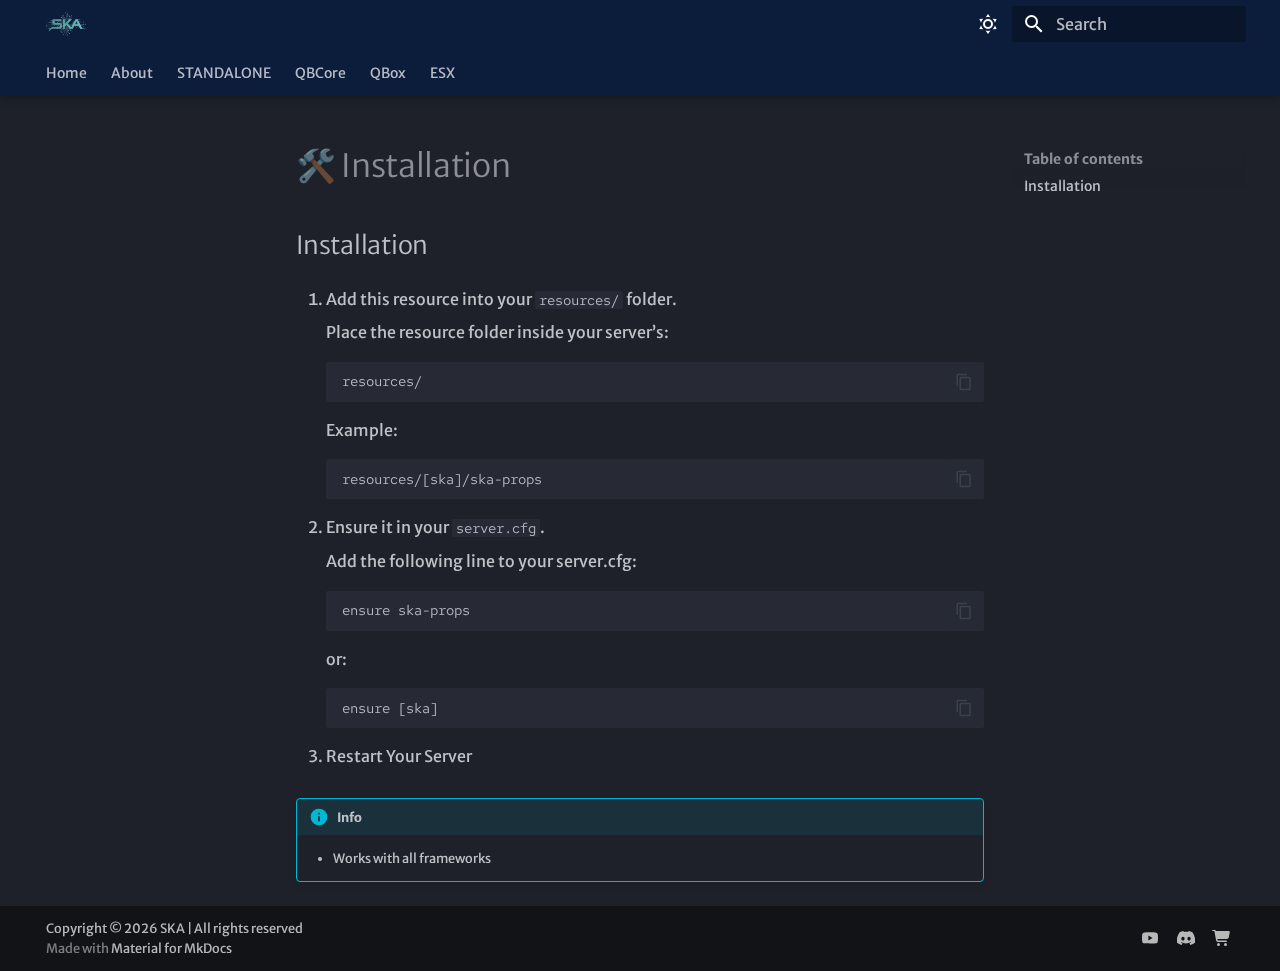
<file: STANDALONE/ska-props/Installation/index.html>
<!doctype html>
<html lang="en" class="no-js">
  <head>
    
      <meta charset="utf-8">
      <meta name="viewport" content="width=device-width,initial-scale=1">
      
      
      
        <link rel="canonical" href="https://ska.com/STANDALONE/ska-props/Installation/">
      
      
      
      
        
      
      
      <link rel="icon" href="../../../assets/logo.png">
      <meta name="generator" content="mkdocs-1.6.1, mkdocs-material-9.7.3">
    
    
      
        <title>🛠️​ Installation - </title>
      
    
    
      <link rel="stylesheet" href="../../../assets/stylesheets/main.484c7ddc.min.css">
      
        
        <link rel="stylesheet" href="../../../assets/stylesheets/palette.ab4e12ef.min.css">
      
      


    
    
      
    
    
      
        
        
        <link rel="preconnect" href="https://fonts.gstatic.com" crossorigin>
        <link rel="stylesheet" href="https://fonts.googleapis.com/css?family=Merriweather+Sans:300,300i,400,400i,700,700i%7CRed+Hat+Mono:400,400i,700,700i&display=fallback">
        <style>:root{--md-text-font:"Merriweather Sans";--md-code-font:"Red Hat Mono"}</style>
      
    
    
      <link rel="stylesheet" href="../../../stylesheets/extra.css">
    
    <script>__md_scope=new URL("../../..",location),__md_hash=e=>[...e].reduce(((e,_)=>(e<<5)-e+_.charCodeAt(0)),0),__md_get=(e,_=localStorage,t=__md_scope)=>JSON.parse(_.getItem(t.pathname+"."+e)),__md_set=(e,_,t=localStorage,a=__md_scope)=>{try{t.setItem(a.pathname+"."+e,JSON.stringify(_))}catch(e){}}</script>
    
      

    
    
  </head>
  
  
    
    
      
    
    
    
    
    <body dir="ltr" data-md-color-scheme="slate" data-md-color-primary="custom" data-md-color-accent="custom">
  
    
    <input class="md-toggle" data-md-toggle="drawer" type="checkbox" id="__drawer" autocomplete="off">
    <input class="md-toggle" data-md-toggle="search" type="checkbox" id="__search" autocomplete="off">
    <label class="md-overlay" for="__drawer"></label>
    <div data-md-component="skip">
      
        
        <a href="#installation" class="md-skip">
          Skip to content
        </a>
      
    </div>
    <div data-md-component="announce">
      
    </div>
    
    
      

  

<header class="md-header md-header--shadow md-header--lifted" data-md-component="header">
  <nav class="md-header__inner md-grid" aria-label="Header">
    <a href="../../.." title="" class="md-header__button md-logo" aria-label="" data-md-component="logo">
      
  <img src="../../../assets/logo.png" alt="logo">

    </a>
    <label class="md-header__button md-icon" for="__drawer">
      
      <svg xmlns="http://www.w3.org/2000/svg" viewBox="0 0 24 24"><path d="M3 6h18v2H3zm0 5h18v2H3zm0 5h18v2H3z"/></svg>
    </label>
    <div class="md-header__title" data-md-component="header-title">
      <div class="md-header__ellipsis">
        <div class="md-header__topic">
          <span class="md-ellipsis">
            
          </span>
        </div>
        <div class="md-header__topic" data-md-component="header-topic">
          <span class="md-ellipsis">
            
              🛠️​ Installation
            
          </span>
        </div>
      </div>
    </div>
    
      
        <form class="md-header__option" data-md-component="palette">
  
    
    
    
    <input class="md-option" data-md-color-media="" data-md-color-scheme="slate" data-md-color-primary="custom" data-md-color-accent="custom"  aria-label="Dark mode"  type="radio" name="__palette" id="__palette_0">
    
      <label class="md-header__button md-icon" title="Dark mode" for="__palette_1" hidden>
        <svg xmlns="http://www.w3.org/2000/svg" viewBox="0 0 24 24"><path d="M12 7a5 5 0 0 1 5 5 5 5 0 0 1-5 5 5 5 0 0 1-5-5 5 5 0 0 1 5-5m0 2a3 3 0 0 0-3 3 3 3 0 0 0 3 3 3 3 0 0 0 3-3 3 3 0 0 0-3-3m0-7 2.39 3.42C13.65 5.15 12.84 5 12 5s-1.65.15-2.39.42zM3.34 7l4.16-.35A7.2 7.2 0 0 0 5.94 8.5c-.44.74-.69 1.5-.83 2.29zm.02 10 1.76-3.77a7.131 7.131 0 0 0 2.38 4.14zM20.65 7l-1.77 3.79a7.02 7.02 0 0 0-2.38-4.15zm-.01 10-4.14.36c.59-.51 1.12-1.14 1.54-1.86.42-.73.69-1.5.83-2.29zM12 22l-2.41-3.44c.74.27 1.55.44 2.41.44.82 0 1.63-.17 2.37-.44z"/></svg>
      </label>
    
  
    
    
    
    <input class="md-option" data-md-color-media="" data-md-color-scheme="default" data-md-color-primary="custom" data-md-color-accent="custom"  aria-label="Light mode"  type="radio" name="__palette" id="__palette_1">
    
      <label class="md-header__button md-icon" title="Light mode" for="__palette_0" hidden>
        <svg xmlns="http://www.w3.org/2000/svg" viewBox="0 0 24 24"><path d="m17.75 4.09-2.53 1.94.91 3.06-2.63-1.81-2.63 1.81.91-3.06-2.53-1.94L12.44 4l1.06-3 1.06 3zm3.5 6.91-1.64 1.25.59 1.98-1.7-1.17-1.7 1.17.59-1.98L15.75 11l2.06-.05L18.5 9l.69 1.95zm-2.28 4.95c.83-.08 1.72 1.1 1.19 1.85-.32.45-.66.87-1.08 1.27C15.17 23 8.84 23 4.94 19.07c-3.91-3.9-3.91-10.24 0-14.14.4-.4.82-.76 1.27-1.08.75-.53 1.93.36 1.85 1.19-.27 2.86.69 5.83 2.89 8.02a9.96 9.96 0 0 0 8.02 2.89m-1.64 2.02a12.08 12.08 0 0 1-7.8-3.47c-2.17-2.19-3.33-5-3.49-7.82-2.81 3.14-2.7 7.96.31 10.98 3.02 3.01 7.84 3.12 10.98.31"/></svg>
      </label>
    
  
</form>
      
    
    
      <script>var palette=__md_get("__palette");if(palette&&palette.color){if("(prefers-color-scheme)"===palette.color.media){var media=matchMedia("(prefers-color-scheme: light)"),input=document.querySelector(media.matches?"[data-md-color-media='(prefers-color-scheme: light)']":"[data-md-color-media='(prefers-color-scheme: dark)']");palette.color.media=input.getAttribute("data-md-color-media"),palette.color.scheme=input.getAttribute("data-md-color-scheme"),palette.color.primary=input.getAttribute("data-md-color-primary"),palette.color.accent=input.getAttribute("data-md-color-accent")}for(var[key,value]of Object.entries(palette.color))document.body.setAttribute("data-md-color-"+key,value)}</script>
    
    
    
      
      
        <label class="md-header__button md-icon" for="__search">
          
          <svg xmlns="http://www.w3.org/2000/svg" viewBox="0 0 24 24"><path d="M9.5 3A6.5 6.5 0 0 1 16 9.5c0 1.61-.59 3.09-1.56 4.23l.27.27h.79l5 5-1.5 1.5-5-5v-.79l-.27-.27A6.52 6.52 0 0 1 9.5 16 6.5 6.5 0 0 1 3 9.5 6.5 6.5 0 0 1 9.5 3m0 2C7 5 5 7 5 9.5S7 14 9.5 14 14 12 14 9.5 12 5 9.5 5"/></svg>
        </label>
        <div class="md-search" data-md-component="search" role="dialog">
  <label class="md-search__overlay" for="__search"></label>
  <div class="md-search__inner" role="search">
    <form class="md-search__form" name="search">
      <input type="text" class="md-search__input" name="query" aria-label="Search" placeholder="Search" autocapitalize="off" autocorrect="off" autocomplete="off" spellcheck="false" data-md-component="search-query" required>
      <label class="md-search__icon md-icon" for="__search">
        
        <svg xmlns="http://www.w3.org/2000/svg" viewBox="0 0 24 24"><path d="M9.5 3A6.5 6.5 0 0 1 16 9.5c0 1.61-.59 3.09-1.56 4.23l.27.27h.79l5 5-1.5 1.5-5-5v-.79l-.27-.27A6.52 6.52 0 0 1 9.5 16 6.5 6.5 0 0 1 3 9.5 6.5 6.5 0 0 1 9.5 3m0 2C7 5 5 7 5 9.5S7 14 9.5 14 14 12 14 9.5 12 5 9.5 5"/></svg>
        
        <svg xmlns="http://www.w3.org/2000/svg" viewBox="0 0 24 24"><path d="M20 11v2H8l5.5 5.5-1.42 1.42L4.16 12l7.92-7.92L13.5 5.5 8 11z"/></svg>
      </label>
      <nav class="md-search__options" aria-label="Search">
        
        <button type="reset" class="md-search__icon md-icon" title="Clear" aria-label="Clear" tabindex="-1">
          
          <svg xmlns="http://www.w3.org/2000/svg" viewBox="0 0 24 24"><path d="M19 6.41 17.59 5 12 10.59 6.41 5 5 6.41 10.59 12 5 17.59 6.41 19 12 13.41 17.59 19 19 17.59 13.41 12z"/></svg>
        </button>
      </nav>
      
    </form>
    <div class="md-search__output">
      <div class="md-search__scrollwrap" tabindex="0" data-md-scrollfix>
        <div class="md-search-result" data-md-component="search-result">
          <div class="md-search-result__meta">
            Initializing search
          </div>
          <ol class="md-search-result__list" role="presentation"></ol>
        </div>
      </div>
    </div>
  </div>
</div>
      
    
    
  </nav>
  
    
      
<nav class="md-tabs" aria-label="Tabs" data-md-component="tabs">
  <div class="md-grid">
    <ul class="md-tabs__list">
      
        
  
  
  
  
    <li class="md-tabs__item">
      <a href="../../.." class="md-tabs__link">
        
  
  
    
  
  Home

      </a>
    </li>
  

      
        
  
  
  
  
    <li class="md-tabs__item">
      <a href="../../../about/" class="md-tabs__link">
        
  
  
    
  
  About

      </a>
    </li>
  

      
        
  
  
  
  
    
    
      <li class="md-tabs__item">
        <a href="../../ska-traffic/Traffic/" class="md-tabs__link">
          
  
  
    
  
  STANDALONE

        </a>
      </li>
    
  

      
        
  
  
  
  
    
    
      <li class="md-tabs__item">
        <a href="../../../QBCore/ska-solar/Solar/" class="md-tabs__link">
          
  
  
    
  
  QBCore

        </a>
      </li>
    
  

      
        
  
  
  
  
    
    
      <li class="md-tabs__item">
        <a href="../../../QBox/ska-solar/Solar/" class="md-tabs__link">
          
  
  
    
  
  QBox

        </a>
      </li>
    
  

      
        
  
  
  
  
    
    
      <li class="md-tabs__item">
        <a href="../../../ESX/ska-solar/Solar/" class="md-tabs__link">
          
  
  
    
  
  ESX

        </a>
      </li>
    
  

      
    </ul>
  </div>
</nav>
    
  
</header>
    
    <div class="md-container" data-md-component="container">
      
      
        
      
      <main class="md-main" data-md-component="main">
        <div class="md-main__inner md-grid">
          
            
              
              <div class="md-sidebar md-sidebar--primary" data-md-component="sidebar" data-md-type="navigation" >
                <div class="md-sidebar__scrollwrap">
                  <div class="md-sidebar__inner">
                    


  


<nav class="md-nav md-nav--primary md-nav--lifted" aria-label="Navigation" data-md-level="0">
  <label class="md-nav__title" for="__drawer">
    <a href="../../.." title="" class="md-nav__button md-logo" aria-label="" data-md-component="logo">
      
  <img src="../../../assets/logo.png" alt="logo">

    </a>
    
  </label>
  
  <ul class="md-nav__list" data-md-scrollfix>
    
      
      
  
  
  
  
    <li class="md-nav__item">
      <a href="../../.." class="md-nav__link">
        
  
  
  <span class="md-ellipsis">
    
  
    Home
  

    
  </span>
  
  

      </a>
    </li>
  

    
      
      
  
  
  
  
    <li class="md-nav__item">
      <a href="../../../about/" class="md-nav__link">
        
  
  
  <span class="md-ellipsis">
    
  
    About
  

    
  </span>
  
  

      </a>
    </li>
  

    
      
      
  
  
  
  
    
    
      
        
      
        
      
    
    
    
      
      
        
      
    
    
    <li class="md-nav__item md-nav__item--nested">
      
        
        
          
        
        <input class="md-nav__toggle md-toggle md-toggle--indeterminate" type="checkbox" id="__nav_3" >
        
          
          <label class="md-nav__link" for="__nav_3" id="__nav_3_label" tabindex="0">
            
  
  
  <span class="md-ellipsis">
    
  
    STANDALONE
  

    
  </span>
  
  

            <span class="md-nav__icon md-icon"></span>
          </label>
        
        <nav class="md-nav" data-md-level="1" aria-labelledby="__nav_3_label" aria-expanded="false">
          <label class="md-nav__title" for="__nav_3">
            <span class="md-nav__icon md-icon"></span>
            
  
    STANDALONE
  

          </label>
          <ul class="md-nav__list" data-md-scrollfix>
            
              
                
  
  
  
  
    <li class="md-nav__item">
      <a href="../../ska-traffic/Traffic/" class="md-nav__link">
        
  
  
  <span class="md-ellipsis">
    
  
    ska-traffic
  

    
  </span>
  
  

      </a>
    </li>
  

              
            
              
                
  
  
  
  
    <li class="md-nav__item">
      <a href="../props/" class="md-nav__link">
        
  
  
  <span class="md-ellipsis">
    
  
    ska-props
  

    
  </span>
  
  

      </a>
    </li>
  

              
            
          </ul>
        </nav>
      
    </li>
  

    
      
      
  
  
  
  
    
    
      
        
      
    
    
    
      
      
        
      
    
    
    <li class="md-nav__item md-nav__item--nested">
      
        
        
          
        
        <input class="md-nav__toggle md-toggle md-toggle--indeterminate" type="checkbox" id="__nav_4" >
        
          
          <label class="md-nav__link" for="__nav_4" id="__nav_4_label" tabindex="0">
            
  
  
  <span class="md-ellipsis">
    
  
    QBCore
  

    
  </span>
  
  

            <span class="md-nav__icon md-icon"></span>
          </label>
        
        <nav class="md-nav" data-md-level="1" aria-labelledby="__nav_4_label" aria-expanded="false">
          <label class="md-nav__title" for="__nav_4">
            <span class="md-nav__icon md-icon"></span>
            
  
    QBCore
  

          </label>
          <ul class="md-nav__list" data-md-scrollfix>
            
              
                
  
  
  
  
    <li class="md-nav__item">
      <a href="../../../QBCore/ska-solar/Solar/" class="md-nav__link">
        
  
  
  <span class="md-ellipsis">
    
  
    ska-solar
  

    
  </span>
  
  

      </a>
    </li>
  

              
            
          </ul>
        </nav>
      
    </li>
  

    
      
      
  
  
  
  
    
    
      
        
      
    
    
    
      
      
        
      
    
    
    <li class="md-nav__item md-nav__item--nested">
      
        
        
          
        
        <input class="md-nav__toggle md-toggle md-toggle--indeterminate" type="checkbox" id="__nav_5" >
        
          
          <label class="md-nav__link" for="__nav_5" id="__nav_5_label" tabindex="0">
            
  
  
  <span class="md-ellipsis">
    
  
    QBox
  

    
  </span>
  
  

            <span class="md-nav__icon md-icon"></span>
          </label>
        
        <nav class="md-nav" data-md-level="1" aria-labelledby="__nav_5_label" aria-expanded="false">
          <label class="md-nav__title" for="__nav_5">
            <span class="md-nav__icon md-icon"></span>
            
  
    QBox
  

          </label>
          <ul class="md-nav__list" data-md-scrollfix>
            
              
                
  
  
  
  
    <li class="md-nav__item">
      <a href="../../../QBox/ska-solar/Solar/" class="md-nav__link">
        
  
  
  <span class="md-ellipsis">
    
  
    ska-solar
  

    
  </span>
  
  

      </a>
    </li>
  

              
            
          </ul>
        </nav>
      
    </li>
  

    
      
      
  
  
  
  
    
    
      
        
      
    
    
    
      
      
        
      
    
    
    <li class="md-nav__item md-nav__item--nested">
      
        
        
          
        
        <input class="md-nav__toggle md-toggle md-toggle--indeterminate" type="checkbox" id="__nav_6" >
        
          
          <label class="md-nav__link" for="__nav_6" id="__nav_6_label" tabindex="0">
            
  
  
  <span class="md-ellipsis">
    
  
    ESX
  

    
  </span>
  
  

            <span class="md-nav__icon md-icon"></span>
          </label>
        
        <nav class="md-nav" data-md-level="1" aria-labelledby="__nav_6_label" aria-expanded="false">
          <label class="md-nav__title" for="__nav_6">
            <span class="md-nav__icon md-icon"></span>
            
  
    ESX
  

          </label>
          <ul class="md-nav__list" data-md-scrollfix>
            
              
                
  
  
  
  
    <li class="md-nav__item">
      <a href="../../../ESX/ska-solar/Solar/" class="md-nav__link">
        
  
  
  <span class="md-ellipsis">
    
  
    ska-solar
  

    
  </span>
  
  

      </a>
    </li>
  

              
            
          </ul>
        </nav>
      
    </li>
  

    
  </ul>
</nav>
                  </div>
                </div>
              </div>
            
            
              
              <div class="md-sidebar md-sidebar--secondary" data-md-component="sidebar" data-md-type="toc" >
                <div class="md-sidebar__scrollwrap">
                  <div class="md-sidebar__inner">
                    

<nav class="md-nav md-nav--secondary" aria-label="Table of contents">
  
  
  
    
  
  
    <label class="md-nav__title" for="__toc">
      <span class="md-nav__icon md-icon"></span>
      Table of contents
    </label>
    <ul class="md-nav__list" data-md-component="toc" data-md-scrollfix>
      
        <li class="md-nav__item">
  <a href="#installation_1" class="md-nav__link">
    <span class="md-ellipsis">
      
        <span class="md-typeset">
          Installation
        </span>
      
    </span>
  </a>
  
</li>
      
    </ul>
  
</nav>
                  </div>
                </div>
              </div>
            
          
          
            <div class="md-content" data-md-component="content">
              
              <article class="md-content__inner md-typeset">
                
                  



<h1 id="installation">🛠️​ Installation</h1>
<h2 id="installation_1">Installation</h2>
<ol>
<li>
<p>Add this resource into your <code>resources/</code> folder.</p>
<p>Place the resource folder inside your server’s:
<div class="language-text highlight"><pre><span></span><code><span id="__span-0-1"><a id="__codelineno-0-1" name="__codelineno-0-1" href="#__codelineno-0-1"></a>resources/
</span></code></pre></div>
Example:
<div class="language-text highlight"><pre><span></span><code><span id="__span-1-1"><a id="__codelineno-1-1" name="__codelineno-1-1" href="#__codelineno-1-1"></a>resources/[ska]/ska-props
</span></code></pre></div></p>
</li>
<li>
<p>Ensure it in your <code>server.cfg</code>.</p>
<p>Add the following line to your server.cfg:
<div class="language-text highlight"><pre><span></span><code><span id="__span-2-1"><a id="__codelineno-2-1" name="__codelineno-2-1" href="#__codelineno-2-1"></a>ensure ska-props
</span></code></pre></div>
or:
<div class="language-text highlight"><pre><span></span><code><span id="__span-3-1"><a id="__codelineno-3-1" name="__codelineno-3-1" href="#__codelineno-3-1"></a>ensure [ska]
</span></code></pre></div></p>
</li>
<li>
<p>Restart Your Server</p>
</li>
</ol>
<div class="admonition info">
<p class="admonition-title">Info</p>
<ul>
<li>Works with all frameworks</li>
</ul>
</div>












                
              </article>
            </div>
          
          
<script>var target=document.getElementById(location.hash.slice(1));target&&target.name&&(target.checked=target.name.startsWith("__tabbed_"))</script>
        </div>
        
          <button type="button" class="md-top md-icon" data-md-component="top" hidden>
  
  <svg xmlns="http://www.w3.org/2000/svg" viewBox="0 0 24 24"><path d="M13 20h-2V8l-5.5 5.5-1.42-1.42L12 4.16l7.92 7.92-1.42 1.42L13 8z"/></svg>
  Back to top
</button>
        
      </main>
      
        <footer class="md-footer">
  
    
  
  <div class="md-footer-meta md-typeset">
    <div class="md-footer-meta__inner md-grid">
      <div class="md-copyright">
  
    <div class="md-copyright__highlight">
      Copyright &copy; 2026 SKA | All rights reserved
    </div>
  
  
    Made with
    <a href="https://squidfunk.github.io/mkdocs-material/" target="_blank" rel="noopener">
      Material for MkDocs
    </a>
  
</div>
      
        
<div class="md-social">
  
    
    
    
    
      
      
    
    <a href="https://www.youtube.com/@SKA_development" target="_blank" rel="noopener" title="www.youtube.com" class="md-social__link">
      <svg xmlns="http://www.w3.org/2000/svg" viewBox="0 0 24 24"><path d="M23.498 6.186a3.02 3.02 0 0 0-2.122-2.136C19.505 3.545 12 3.545 12 3.545s-7.505 0-9.377.505A3.02 3.02 0 0 0 .502 6.186C0 8.07 0 12 0 12s0 3.93.502 5.814a3.02 3.02 0 0 0 2.122 2.136c1.871.505 9.376.505 9.376.505s7.505 0 9.377-.505a3.02 3.02 0 0 0 2.122-2.136C24 15.93 24 12 24 12s0-3.93-.502-5.814M9.545 15.568V8.432L15.818 12z"/></svg>
    </a>
  
    
    
    
    
      
      
    
    <a href="https://discord.com/invite/4FWU2K5nPF" target="_blank" rel="noopener" title="discord.com" class="md-social__link">
      <svg xmlns="http://www.w3.org/2000/svg" viewBox="0 0 576 512"><!--! Font Awesome Free 7.1.0 by @fontawesome - https://fontawesome.com License - https://fontawesome.com/license/free (Icons: CC BY 4.0, Fonts: SIL OFL 1.1, Code: MIT License) Copyright 2025 Fonticons, Inc.--><path d="M492.5 69.8c-.2-.3-.4-.6-.8-.7-38.1-17.5-78.4-30-119.7-37.1-.4-.1-.8 0-1.1.1s-.6.4-.8.8c-5.5 9.9-10.5 20.2-14.9 30.6-44.6-6.8-89.9-6.8-134.4 0-4.5-10.5-9.5-20.7-15.1-30.6-.2-.3-.5-.6-.8-.8s-.7-.2-1.1-.2C162.5 39 122.2 51.5 84.1 69c-.3.1-.6.4-.8.7C7.1 183.5-13.8 294.6-3.6 404.2c0 .3.1.5.2.8s.3.4.5.6c44.4 32.9 94 58 146.8 74.2.4.1.8.1 1.1 0s.7-.4.9-.7c11.3-15.4 21.4-31.8 30-48.8.1-.2.2-.5.2-.8s0-.5-.1-.8-.2-.5-.4-.6-.4-.3-.7-.4c-15.8-6.1-31.2-13.4-45.9-21.9-.3-.2-.5-.4-.7-.6s-.3-.6-.3-.9 0-.6.2-.9.3-.5.6-.7c3.1-2.3 6.2-4.7 9.1-7.1.3-.2.6-.4.9-.4s.7 0 1 .1c96.2 43.9 200.4 43.9 295.5 0 .3-.1.7-.2 1-.2s.7.2.9.4c2.9 2.4 6 4.9 9.1 7.2.2.2.4.4.6.7s.2.6.2.9-.1.6-.3.9-.4.5-.6.6c-14.7 8.6-30 15.9-45.9 21.8-.2.1-.5.2-.7.4s-.3.4-.4.7-.1.5-.1.8.1.5.2.8c8.8 17 18.8 33.3 30 48.8.2.3.6.6.9.7s.8.1 1.1 0c52.9-16.2 102.6-41.3 147.1-74.2.2-.2.4-.4.5-.6s.2-.5.2-.8c12.3-126.8-20.5-236.9-86.9-334.5zm-302 267.7c-29 0-52.8-26.6-52.8-59.2s23.4-59.2 52.8-59.2c29.7 0 53.3 26.8 52.8 59.2 0 32.7-23.4 59.2-52.8 59.2m195.4 0c-29 0-52.8-26.6-52.8-59.2s23.4-59.2 52.8-59.2c29.7 0 53.3 26.8 52.8 59.2 0 32.7-23.2 59.2-52.8 59.2"/></svg>
    </a>
  
    
    
    
    
      
      
    
    <a href="https://ska-webstore.tebex.io/" target="_blank" rel="noopener" title="ska-webstore.tebex.io" class="md-social__link">
      <svg xmlns="http://www.w3.org/2000/svg" viewBox="0 0 640 512"><!--! Font Awesome Free 7.1.0 by @fontawesome - https://fontawesome.com License - https://fontawesome.com/license/free (Icons: CC BY 4.0, Fonts: SIL OFL 1.1, Code: MIT License) Copyright 2025 Fonticons, Inc.--><path d="M24-16C10.7-16 0-5.3 0 8s10.7 24 24 24h45.3c3.9 0 7.2 2.8 7.9 6.6l52.1 286.3c6.2 34.2 36 59.1 70.8 59.1H456c13.3 0 24-10.7 24-24s-10.7-24-24-24H200.1c-11.6 0-21.5-8.3-23.6-19.7l-5.1-28.3H475c30.8 0 57.2-21.9 62.9-52.2l31-165.9c3.7-19.7-11.4-37.9-31.5-37.9H124.7l-.4-2c-4.8-26.6-28-46-55.1-46zm184 528a48 48 0 1 0 0-96 48 48 0 1 0 0 96m224 0a48 48 0 1 0 0-96 48 48 0 1 0 0 96"/></svg>
    </a>
  
</div>
      
    </div>
  </div>
</footer>
      
    </div>
    <div class="md-dialog" data-md-component="dialog">
      <div class="md-dialog__inner md-typeset"></div>
    </div>
    
      <div class="md-progress" data-md-component="progress" role="progressbar"></div>
    
    
    
      
      
      <script id="__config" type="application/json">{"annotate": null, "base": "../../..", "features": ["navigation.footer", "navigation.instant", "navigation.instant.prefetch", "navigation.instant.progress", "navigation.tabs", "navigation.tabs.sticky", "navigation.sections", "navigation.indexes", "navigation.top", "navigation.tracking", "content.code.copy", "navigation.expand"], "search": "../../../assets/javascripts/workers/search.2c215733.min.js", "tags": null, "translations": {"clipboard.copied": "Copied to clipboard", "clipboard.copy": "Copy to clipboard", "search.result.more.one": "1 more on this page", "search.result.more.other": "# more on this page", "search.result.none": "No matching documents", "search.result.one": "1 matching document", "search.result.other": "# matching documents", "search.result.placeholder": "Type to start searching", "search.result.term.missing": "Missing", "select.version": "Select version"}, "version": null}</script>
    
    
      <script src="../../../assets/javascripts/bundle.79ae519e.min.js"></script>
      
    
  </body>
</html>
</file>
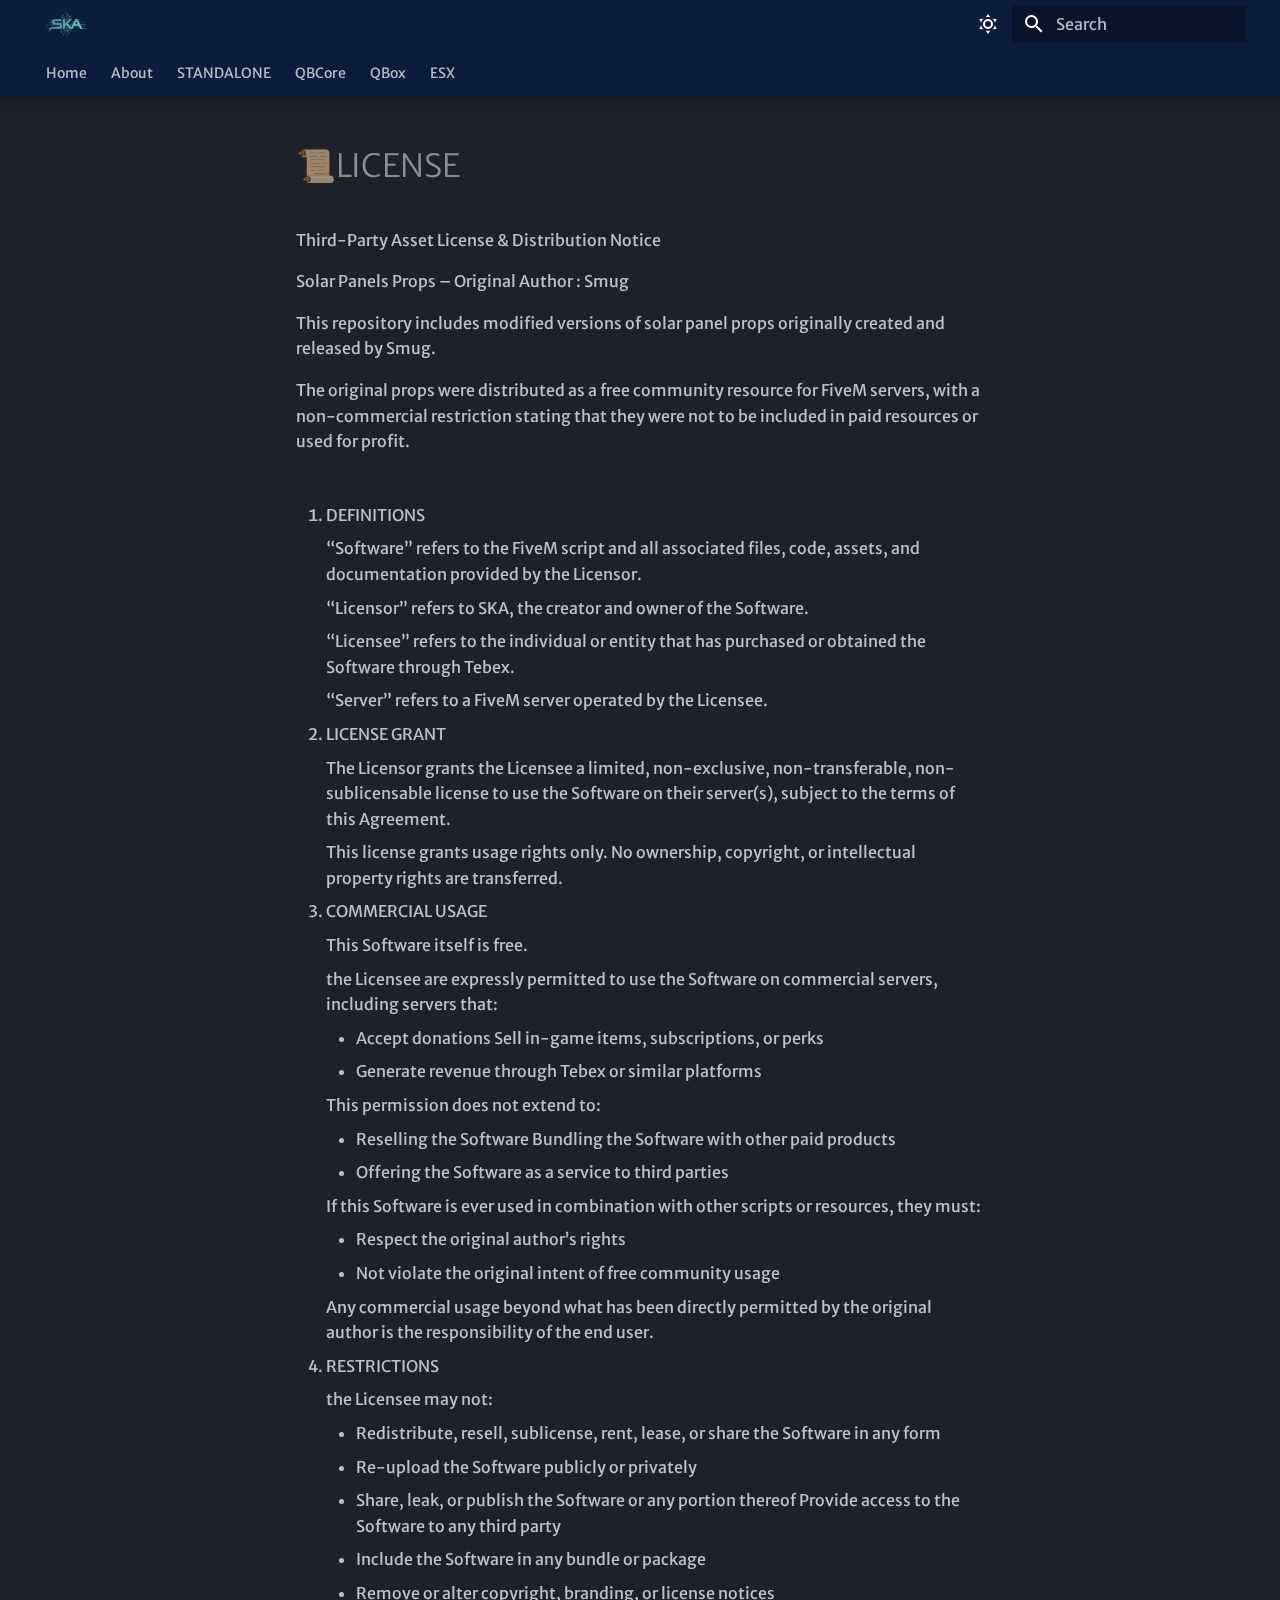
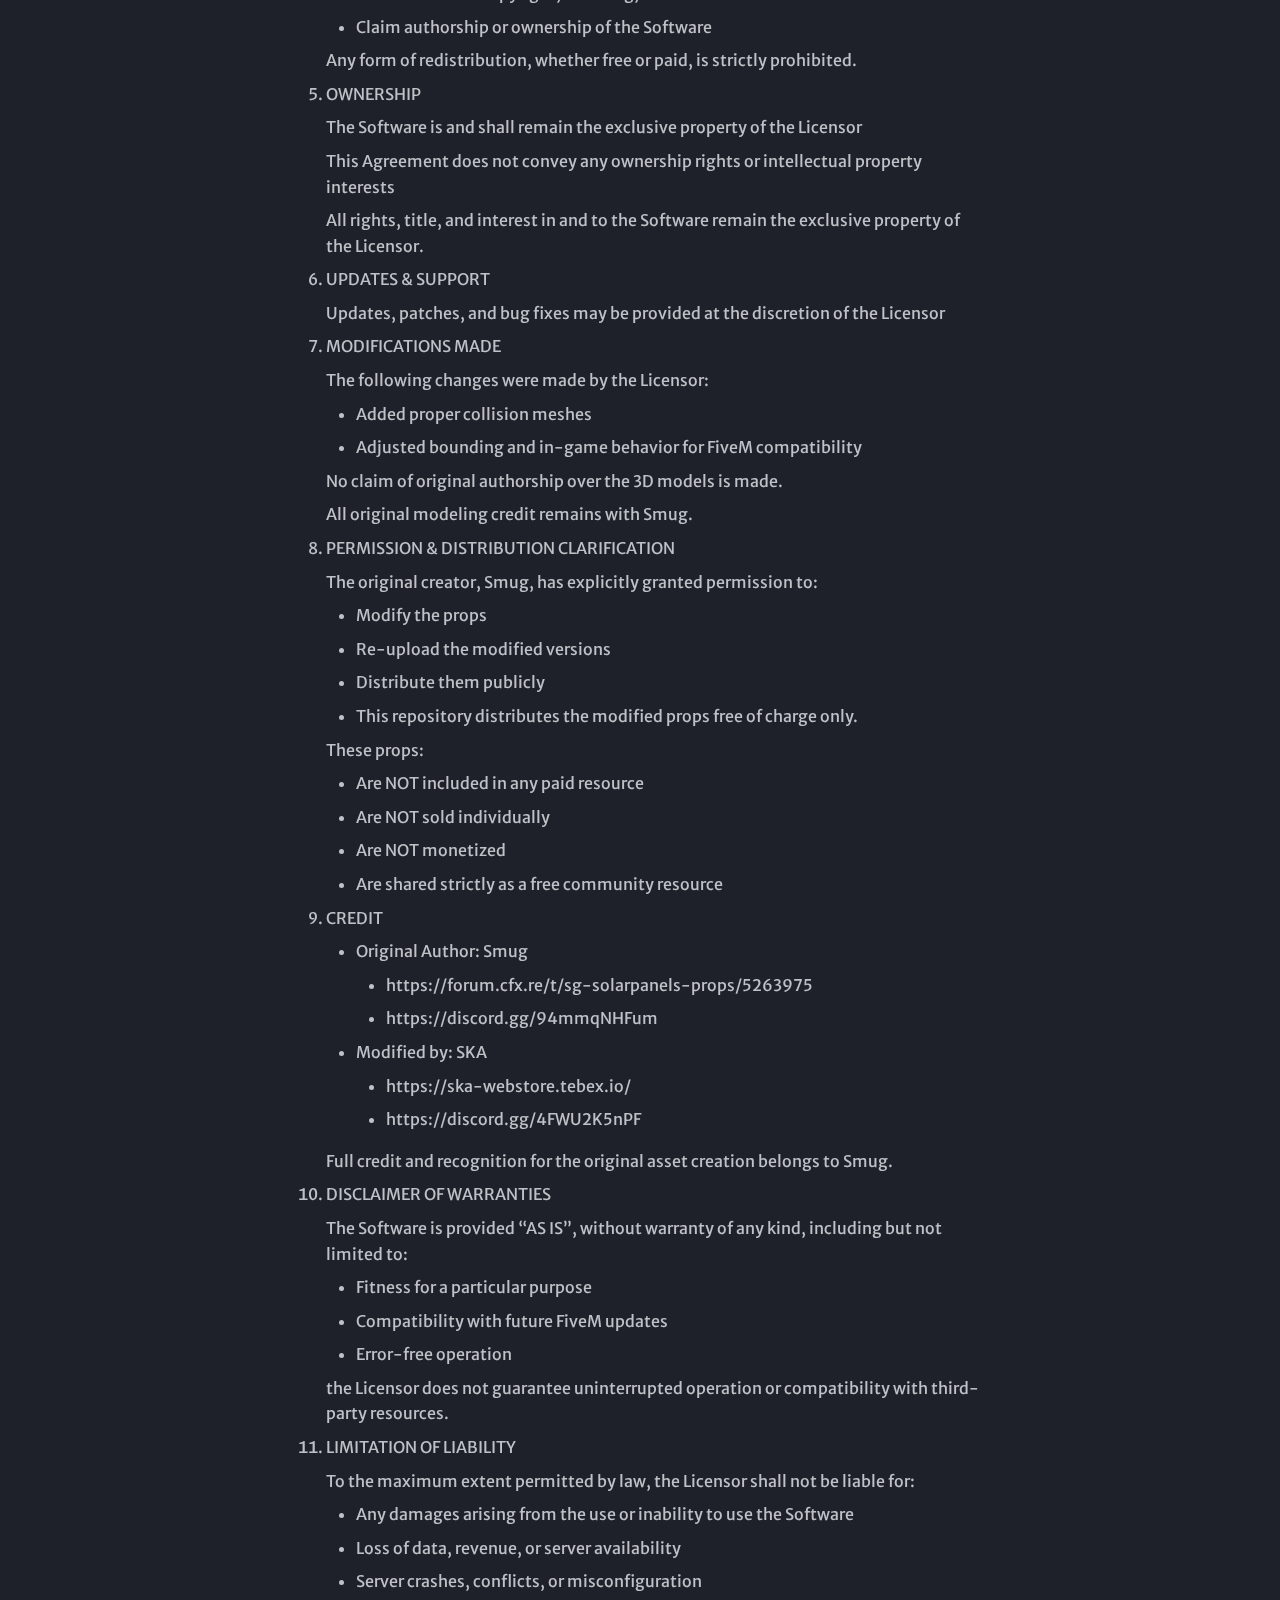
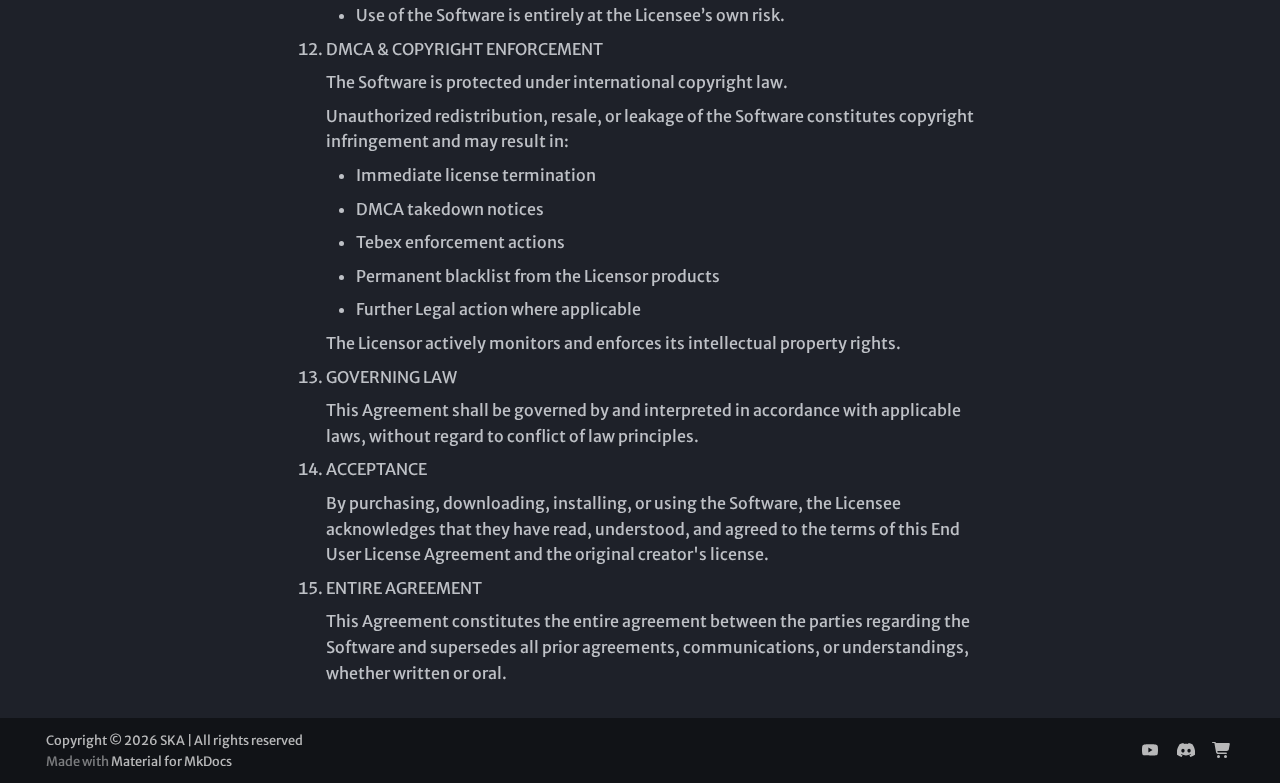
<file: STANDALONE/ska-props/LICENSE/index.html>
<!doctype html>
<html lang="en" class="no-js">
  <head>
    
      <meta charset="utf-8">
      <meta name="viewport" content="width=device-width,initial-scale=1">
      
      
      
        <link rel="canonical" href="https://ska.com/STANDALONE/ska-props/LICENSE/">
      
      
      
      
        
      
      
      <link rel="icon" href="../../../assets/logo.png">
      <meta name="generator" content="mkdocs-1.6.1, mkdocs-material-9.7.3">
    
    
      
        <title>📜LICENSE - </title>
      
    
    
      <link rel="stylesheet" href="../../../assets/stylesheets/main.484c7ddc.min.css">
      
        
        <link rel="stylesheet" href="../../../assets/stylesheets/palette.ab4e12ef.min.css">
      
      


    
    
      
    
    
      
        
        
        <link rel="preconnect" href="https://fonts.gstatic.com" crossorigin>
        <link rel="stylesheet" href="https://fonts.googleapis.com/css?family=Merriweather+Sans:300,300i,400,400i,700,700i%7CRed+Hat+Mono:400,400i,700,700i&display=fallback">
        <style>:root{--md-text-font:"Merriweather Sans";--md-code-font:"Red Hat Mono"}</style>
      
    
    
      <link rel="stylesheet" href="../../../stylesheets/extra.css">
    
    <script>__md_scope=new URL("../../..",location),__md_hash=e=>[...e].reduce(((e,_)=>(e<<5)-e+_.charCodeAt(0)),0),__md_get=(e,_=localStorage,t=__md_scope)=>JSON.parse(_.getItem(t.pathname+"."+e)),__md_set=(e,_,t=localStorage,a=__md_scope)=>{try{t.setItem(a.pathname+"."+e,JSON.stringify(_))}catch(e){}}</script>
    
      

    
    
  </head>
  
  
    
    
      
    
    
    
    
    <body dir="ltr" data-md-color-scheme="slate" data-md-color-primary="custom" data-md-color-accent="custom">
  
    
    <input class="md-toggle" data-md-toggle="drawer" type="checkbox" id="__drawer" autocomplete="off">
    <input class="md-toggle" data-md-toggle="search" type="checkbox" id="__search" autocomplete="off">
    <label class="md-overlay" for="__drawer"></label>
    <div data-md-component="skip">
      
        
        <a href="#license" class="md-skip">
          Skip to content
        </a>
      
    </div>
    <div data-md-component="announce">
      
    </div>
    
    
      

  

<header class="md-header md-header--shadow md-header--lifted" data-md-component="header">
  <nav class="md-header__inner md-grid" aria-label="Header">
    <a href="../../.." title="" class="md-header__button md-logo" aria-label="" data-md-component="logo">
      
  <img src="../../../assets/logo.png" alt="logo">

    </a>
    <label class="md-header__button md-icon" for="__drawer">
      
      <svg xmlns="http://www.w3.org/2000/svg" viewBox="0 0 24 24"><path d="M3 6h18v2H3zm0 5h18v2H3zm0 5h18v2H3z"/></svg>
    </label>
    <div class="md-header__title" data-md-component="header-title">
      <div class="md-header__ellipsis">
        <div class="md-header__topic">
          <span class="md-ellipsis">
            
          </span>
        </div>
        <div class="md-header__topic" data-md-component="header-topic">
          <span class="md-ellipsis">
            
              📜LICENSE
            
          </span>
        </div>
      </div>
    </div>
    
      
        <form class="md-header__option" data-md-component="palette">
  
    
    
    
    <input class="md-option" data-md-color-media="" data-md-color-scheme="slate" data-md-color-primary="custom" data-md-color-accent="custom"  aria-label="Dark mode"  type="radio" name="__palette" id="__palette_0">
    
      <label class="md-header__button md-icon" title="Dark mode" for="__palette_1" hidden>
        <svg xmlns="http://www.w3.org/2000/svg" viewBox="0 0 24 24"><path d="M12 7a5 5 0 0 1 5 5 5 5 0 0 1-5 5 5 5 0 0 1-5-5 5 5 0 0 1 5-5m0 2a3 3 0 0 0-3 3 3 3 0 0 0 3 3 3 3 0 0 0 3-3 3 3 0 0 0-3-3m0-7 2.39 3.42C13.65 5.15 12.84 5 12 5s-1.65.15-2.39.42zM3.34 7l4.16-.35A7.2 7.2 0 0 0 5.94 8.5c-.44.74-.69 1.5-.83 2.29zm.02 10 1.76-3.77a7.131 7.131 0 0 0 2.38 4.14zM20.65 7l-1.77 3.79a7.02 7.02 0 0 0-2.38-4.15zm-.01 10-4.14.36c.59-.51 1.12-1.14 1.54-1.86.42-.73.69-1.5.83-2.29zM12 22l-2.41-3.44c.74.27 1.55.44 2.41.44.82 0 1.63-.17 2.37-.44z"/></svg>
      </label>
    
  
    
    
    
    <input class="md-option" data-md-color-media="" data-md-color-scheme="default" data-md-color-primary="custom" data-md-color-accent="custom"  aria-label="Light mode"  type="radio" name="__palette" id="__palette_1">
    
      <label class="md-header__button md-icon" title="Light mode" for="__palette_0" hidden>
        <svg xmlns="http://www.w3.org/2000/svg" viewBox="0 0 24 24"><path d="m17.75 4.09-2.53 1.94.91 3.06-2.63-1.81-2.63 1.81.91-3.06-2.53-1.94L12.44 4l1.06-3 1.06 3zm3.5 6.91-1.64 1.25.59 1.98-1.7-1.17-1.7 1.17.59-1.98L15.75 11l2.06-.05L18.5 9l.69 1.95zm-2.28 4.95c.83-.08 1.72 1.1 1.19 1.85-.32.45-.66.87-1.08 1.27C15.17 23 8.84 23 4.94 19.07c-3.91-3.9-3.91-10.24 0-14.14.4-.4.82-.76 1.27-1.08.75-.53 1.93.36 1.85 1.19-.27 2.86.69 5.83 2.89 8.02a9.96 9.96 0 0 0 8.02 2.89m-1.64 2.02a12.08 12.08 0 0 1-7.8-3.47c-2.17-2.19-3.33-5-3.49-7.82-2.81 3.14-2.7 7.96.31 10.98 3.02 3.01 7.84 3.12 10.98.31"/></svg>
      </label>
    
  
</form>
      
    
    
      <script>var palette=__md_get("__palette");if(palette&&palette.color){if("(prefers-color-scheme)"===palette.color.media){var media=matchMedia("(prefers-color-scheme: light)"),input=document.querySelector(media.matches?"[data-md-color-media='(prefers-color-scheme: light)']":"[data-md-color-media='(prefers-color-scheme: dark)']");palette.color.media=input.getAttribute("data-md-color-media"),palette.color.scheme=input.getAttribute("data-md-color-scheme"),palette.color.primary=input.getAttribute("data-md-color-primary"),palette.color.accent=input.getAttribute("data-md-color-accent")}for(var[key,value]of Object.entries(palette.color))document.body.setAttribute("data-md-color-"+key,value)}</script>
    
    
    
      
      
        <label class="md-header__button md-icon" for="__search">
          
          <svg xmlns="http://www.w3.org/2000/svg" viewBox="0 0 24 24"><path d="M9.5 3A6.5 6.5 0 0 1 16 9.5c0 1.61-.59 3.09-1.56 4.23l.27.27h.79l5 5-1.5 1.5-5-5v-.79l-.27-.27A6.52 6.52 0 0 1 9.5 16 6.5 6.5 0 0 1 3 9.5 6.5 6.5 0 0 1 9.5 3m0 2C7 5 5 7 5 9.5S7 14 9.5 14 14 12 14 9.5 12 5 9.5 5"/></svg>
        </label>
        <div class="md-search" data-md-component="search" role="dialog">
  <label class="md-search__overlay" for="__search"></label>
  <div class="md-search__inner" role="search">
    <form class="md-search__form" name="search">
      <input type="text" class="md-search__input" name="query" aria-label="Search" placeholder="Search" autocapitalize="off" autocorrect="off" autocomplete="off" spellcheck="false" data-md-component="search-query" required>
      <label class="md-search__icon md-icon" for="__search">
        
        <svg xmlns="http://www.w3.org/2000/svg" viewBox="0 0 24 24"><path d="M9.5 3A6.5 6.5 0 0 1 16 9.5c0 1.61-.59 3.09-1.56 4.23l.27.27h.79l5 5-1.5 1.5-5-5v-.79l-.27-.27A6.52 6.52 0 0 1 9.5 16 6.5 6.5 0 0 1 3 9.5 6.5 6.5 0 0 1 9.5 3m0 2C7 5 5 7 5 9.5S7 14 9.5 14 14 12 14 9.5 12 5 9.5 5"/></svg>
        
        <svg xmlns="http://www.w3.org/2000/svg" viewBox="0 0 24 24"><path d="M20 11v2H8l5.5 5.5-1.42 1.42L4.16 12l7.92-7.92L13.5 5.5 8 11z"/></svg>
      </label>
      <nav class="md-search__options" aria-label="Search">
        
        <button type="reset" class="md-search__icon md-icon" title="Clear" aria-label="Clear" tabindex="-1">
          
          <svg xmlns="http://www.w3.org/2000/svg" viewBox="0 0 24 24"><path d="M19 6.41 17.59 5 12 10.59 6.41 5 5 6.41 10.59 12 5 17.59 6.41 19 12 13.41 17.59 19 19 17.59 13.41 12z"/></svg>
        </button>
      </nav>
      
    </form>
    <div class="md-search__output">
      <div class="md-search__scrollwrap" tabindex="0" data-md-scrollfix>
        <div class="md-search-result" data-md-component="search-result">
          <div class="md-search-result__meta">
            Initializing search
          </div>
          <ol class="md-search-result__list" role="presentation"></ol>
        </div>
      </div>
    </div>
  </div>
</div>
      
    
    
  </nav>
  
    
      
<nav class="md-tabs" aria-label="Tabs" data-md-component="tabs">
  <div class="md-grid">
    <ul class="md-tabs__list">
      
        
  
  
  
  
    <li class="md-tabs__item">
      <a href="../../.." class="md-tabs__link">
        
  
  
    
  
  Home

      </a>
    </li>
  

      
        
  
  
  
  
    <li class="md-tabs__item">
      <a href="../../../about/" class="md-tabs__link">
        
  
  
    
  
  About

      </a>
    </li>
  

      
        
  
  
  
  
    
    
      <li class="md-tabs__item">
        <a href="../../ska-traffic/Traffic/" class="md-tabs__link">
          
  
  
    
  
  STANDALONE

        </a>
      </li>
    
  

      
        
  
  
  
  
    
    
      <li class="md-tabs__item">
        <a href="../../../QBCore/ska-solar/Solar/" class="md-tabs__link">
          
  
  
    
  
  QBCore

        </a>
      </li>
    
  

      
        
  
  
  
  
    
    
      <li class="md-tabs__item">
        <a href="../../../QBox/ska-solar/Solar/" class="md-tabs__link">
          
  
  
    
  
  QBox

        </a>
      </li>
    
  

      
        
  
  
  
  
    
    
      <li class="md-tabs__item">
        <a href="../../../ESX/ska-solar/Solar/" class="md-tabs__link">
          
  
  
    
  
  ESX

        </a>
      </li>
    
  

      
    </ul>
  </div>
</nav>
    
  
</header>
    
    <div class="md-container" data-md-component="container">
      
      
        
      
      <main class="md-main" data-md-component="main">
        <div class="md-main__inner md-grid">
          
            
              
              <div class="md-sidebar md-sidebar--primary" data-md-component="sidebar" data-md-type="navigation" >
                <div class="md-sidebar__scrollwrap">
                  <div class="md-sidebar__inner">
                    


  


<nav class="md-nav md-nav--primary md-nav--lifted" aria-label="Navigation" data-md-level="0">
  <label class="md-nav__title" for="__drawer">
    <a href="../../.." title="" class="md-nav__button md-logo" aria-label="" data-md-component="logo">
      
  <img src="../../../assets/logo.png" alt="logo">

    </a>
    
  </label>
  
  <ul class="md-nav__list" data-md-scrollfix>
    
      
      
  
  
  
  
    <li class="md-nav__item">
      <a href="../../.." class="md-nav__link">
        
  
  
  <span class="md-ellipsis">
    
  
    Home
  

    
  </span>
  
  

      </a>
    </li>
  

    
      
      
  
  
  
  
    <li class="md-nav__item">
      <a href="../../../about/" class="md-nav__link">
        
  
  
  <span class="md-ellipsis">
    
  
    About
  

    
  </span>
  
  

      </a>
    </li>
  

    
      
      
  
  
  
  
    
    
      
        
      
        
      
    
    
    
      
      
        
      
    
    
    <li class="md-nav__item md-nav__item--nested">
      
        
        
          
        
        <input class="md-nav__toggle md-toggle md-toggle--indeterminate" type="checkbox" id="__nav_3" >
        
          
          <label class="md-nav__link" for="__nav_3" id="__nav_3_label" tabindex="0">
            
  
  
  <span class="md-ellipsis">
    
  
    STANDALONE
  

    
  </span>
  
  

            <span class="md-nav__icon md-icon"></span>
          </label>
        
        <nav class="md-nav" data-md-level="1" aria-labelledby="__nav_3_label" aria-expanded="false">
          <label class="md-nav__title" for="__nav_3">
            <span class="md-nav__icon md-icon"></span>
            
  
    STANDALONE
  

          </label>
          <ul class="md-nav__list" data-md-scrollfix>
            
              
                
  
  
  
  
    <li class="md-nav__item">
      <a href="../../ska-traffic/Traffic/" class="md-nav__link">
        
  
  
  <span class="md-ellipsis">
    
  
    ska-traffic
  

    
  </span>
  
  

      </a>
    </li>
  

              
            
              
                
  
  
  
  
    <li class="md-nav__item">
      <a href="../props/" class="md-nav__link">
        
  
  
  <span class="md-ellipsis">
    
  
    ska-props
  

    
  </span>
  
  

      </a>
    </li>
  

              
            
          </ul>
        </nav>
      
    </li>
  

    
      
      
  
  
  
  
    
    
      
        
      
    
    
    
      
      
        
      
    
    
    <li class="md-nav__item md-nav__item--nested">
      
        
        
          
        
        <input class="md-nav__toggle md-toggle md-toggle--indeterminate" type="checkbox" id="__nav_4" >
        
          
          <label class="md-nav__link" for="__nav_4" id="__nav_4_label" tabindex="0">
            
  
  
  <span class="md-ellipsis">
    
  
    QBCore
  

    
  </span>
  
  

            <span class="md-nav__icon md-icon"></span>
          </label>
        
        <nav class="md-nav" data-md-level="1" aria-labelledby="__nav_4_label" aria-expanded="false">
          <label class="md-nav__title" for="__nav_4">
            <span class="md-nav__icon md-icon"></span>
            
  
    QBCore
  

          </label>
          <ul class="md-nav__list" data-md-scrollfix>
            
              
                
  
  
  
  
    <li class="md-nav__item">
      <a href="../../../QBCore/ska-solar/Solar/" class="md-nav__link">
        
  
  
  <span class="md-ellipsis">
    
  
    ska-solar
  

    
  </span>
  
  

      </a>
    </li>
  

              
            
          </ul>
        </nav>
      
    </li>
  

    
      
      
  
  
  
  
    
    
      
        
      
    
    
    
      
      
        
      
    
    
    <li class="md-nav__item md-nav__item--nested">
      
        
        
          
        
        <input class="md-nav__toggle md-toggle md-toggle--indeterminate" type="checkbox" id="__nav_5" >
        
          
          <label class="md-nav__link" for="__nav_5" id="__nav_5_label" tabindex="0">
            
  
  
  <span class="md-ellipsis">
    
  
    QBox
  

    
  </span>
  
  

            <span class="md-nav__icon md-icon"></span>
          </label>
        
        <nav class="md-nav" data-md-level="1" aria-labelledby="__nav_5_label" aria-expanded="false">
          <label class="md-nav__title" for="__nav_5">
            <span class="md-nav__icon md-icon"></span>
            
  
    QBox
  

          </label>
          <ul class="md-nav__list" data-md-scrollfix>
            
              
                
  
  
  
  
    <li class="md-nav__item">
      <a href="../../../QBox/ska-solar/Solar/" class="md-nav__link">
        
  
  
  <span class="md-ellipsis">
    
  
    ska-solar
  

    
  </span>
  
  

      </a>
    </li>
  

              
            
          </ul>
        </nav>
      
    </li>
  

    
      
      
  
  
  
  
    
    
      
        
      
    
    
    
      
      
        
      
    
    
    <li class="md-nav__item md-nav__item--nested">
      
        
        
          
        
        <input class="md-nav__toggle md-toggle md-toggle--indeterminate" type="checkbox" id="__nav_6" >
        
          
          <label class="md-nav__link" for="__nav_6" id="__nav_6_label" tabindex="0">
            
  
  
  <span class="md-ellipsis">
    
  
    ESX
  

    
  </span>
  
  

            <span class="md-nav__icon md-icon"></span>
          </label>
        
        <nav class="md-nav" data-md-level="1" aria-labelledby="__nav_6_label" aria-expanded="false">
          <label class="md-nav__title" for="__nav_6">
            <span class="md-nav__icon md-icon"></span>
            
  
    ESX
  

          </label>
          <ul class="md-nav__list" data-md-scrollfix>
            
              
                
  
  
  
  
    <li class="md-nav__item">
      <a href="../../../ESX/ska-solar/Solar/" class="md-nav__link">
        
  
  
  <span class="md-ellipsis">
    
  
    ska-solar
  

    
  </span>
  
  

      </a>
    </li>
  

              
            
          </ul>
        </nav>
      
    </li>
  

    
  </ul>
</nav>
                  </div>
                </div>
              </div>
            
            
              
              <div class="md-sidebar md-sidebar--secondary" data-md-component="sidebar" data-md-type="toc" >
                <div class="md-sidebar__scrollwrap">
                  <div class="md-sidebar__inner">
                    

<nav class="md-nav md-nav--secondary" aria-label="Table of contents">
  
  
  
    
  
  
</nav>
                  </div>
                </div>
              </div>
            
          
          
            <div class="md-content" data-md-component="content">
              
              <article class="md-content__inner md-typeset">
                
                  



<h1 id="license">📜LICENSE</h1>
<p>Third-Party Asset License &amp; Distribution Notice</p>
<p>Solar Panels Props – Original Author : Smug</p>
<p>This repository includes modified versions of solar panel props originally created and released by Smug.</p>
<p>The original props were distributed as a free community resource for FiveM servers, with a non-commercial restriction stating that they were not to be included in paid resources or used for profit.</p>
<h1 id="_1"></h1>
<ol>
<li>
<p>DEFINITIONS</p>
<p>“Software” refers to the FiveM script and all associated files, code, assets, and documentation provided by the Licensor.</p>
<p>“Licensor” refers to SKA, the creator and owner of the Software.</p>
<p>“Licensee” refers to the individual or entity that has purchased or obtained the Software through Tebex.</p>
<p>“Server” refers to a FiveM server operated by the Licensee.</p>
</li>
<li>
<p>LICENSE GRANT</p>
<p>The Licensor grants the Licensee a limited, non-exclusive, non-transferable, non-sublicensable license to use the Software on their server(s), subject to the terms of this Agreement.</p>
<p>This license grants usage rights only. No ownership, copyright, or intellectual property rights are transferred.</p>
</li>
<li>
<p>COMMERCIAL USAGE</p>
<p>This Software itself is free.</p>
<p>the Licensee are expressly permitted to use the Software on commercial servers, including servers that:</p>
<ul>
<li>Accept donations Sell in-game items, subscriptions, or perks </li>
<li>Generate revenue through Tebex or similar platforms </li>
</ul>
<p>This permission does not extend to: </p>
<ul>
<li>Reselling the Software Bundling the Software with other paid products </li>
<li>Offering the Software as a service to third parties</li>
</ul>
<p>If this Software is ever used in combination with other scripts or resources, they must:</p>
<ul>
<li>Respect the original author’s rights</li>
<li>Not violate the original intent of free community usage</li>
</ul>
<p>Any commercial usage beyond what has been directly permitted by the original author is the responsibility of the end user.</p>
</li>
<li>
<p>RESTRICTIONS</p>
<p>the Licensee may not:</p>
<ul>
<li>Redistribute, resell, sublicense, rent, lease, or share the Software in any form</li>
<li>Re-upload the Software publicly or privately</li>
<li>Share, leak, or publish the Software or any portion thereof Provide access to the Software to any third party </li>
<li>Include the Software in any bundle or package</li>
<li>Remove or alter copyright, branding, or license notices </li>
<li>Claim authorship or ownership of the Software</li>
</ul>
<p>Any form of redistribution, whether free or paid, is strictly prohibited.</p>
</li>
<li>
<p>OWNERSHIP</p>
<p>The Software is and shall remain the exclusive property of the Licensor</p>
<p>This Agreement does not convey any ownership rights or intellectual property interests</p>
<p>All rights, title, and interest in and to the Software remain the exclusive property of the Licensor.</p>
</li>
<li>
<p>UPDATES &amp; SUPPORT</p>
<p>Updates, patches, and bug fixes may be provided at the discretion of the Licensor </p>
</li>
<li>
<p>MODIFICATIONS MADE </p>
<p>The following changes were made by the Licensor:</p>
<ul>
<li>Added proper collision meshes</li>
<li>Adjusted bounding and in-game behavior for FiveM compatibility</li>
</ul>
<p>No claim of original authorship over the 3D models is made.</p>
<p>All original modeling credit remains with Smug.</p>
</li>
<li>
<p>PERMISSION &amp; DISTRIBUTION CLARIFICATION </p>
<p>The original creator, Smug, has explicitly granted permission to:</p>
<ul>
<li>Modify the props</li>
<li>Re-upload the modified versions</li>
<li>Distribute them publicly</li>
<li>This repository distributes the modified props free of charge only.</li>
</ul>
<p>These props:</p>
<ul>
<li>Are NOT included in any paid resource</li>
<li>Are NOT sold individually</li>
<li>Are NOT monetized</li>
<li>Are shared strictly as a free community resource</li>
</ul>
</li>
<li>
<p>CREDIT</p>
<ul>
<li>Original Author: Smug <ul>
<li>https://forum.cfx.re/t/sg-solarpanels-props/5263975 </li>
<li>https://discord.gg/94mmqNHFum</li>
</ul>
</li>
<li>Modified by: SKA <ul>
<li>https://ska-webstore.tebex.io/ </li>
<li>https://discord.gg/4FWU2K5nPF</li>
</ul>
</li>
</ul>
<p>Full credit and recognition for the original asset creation belongs to Smug.</p>
</li>
<li>
<p>DISCLAIMER OF WARRANTIES</p>
<p>The Software is provided “AS IS”, without warranty of any kind, including but not limited to:</p>
<ul>
<li>Fitness for a particular purpose</li>
<li>Compatibility with future FiveM updates</li>
<li>Error-free operation</li>
</ul>
<p>the Licensor does not guarantee uninterrupted operation or compatibility with third-party resources.</p>
</li>
<li>
<p>LIMITATION OF LIABILITY</p>
<p>To the maximum extent permitted by law, the Licensor shall not be liable for:</p>
<ul>
<li>Any damages arising from the use or inability to use the Software</li>
<li>Loss of data, revenue, or server availability</li>
<li>Server crashes, conflicts, or misconfiguration</li>
<li>Use of the Software is entirely at the Licensee’s own risk.</li>
</ul>
</li>
<li>
<p>DMCA &amp; COPYRIGHT ENFORCEMENT</p>
<p>The Software is protected under international copyright law. </p>
<p>Unauthorized redistribution, resale, or leakage of the Software constitutes copyright infringement and may result in: </p>
<ul>
<li>Immediate license termination </li>
<li>DMCA takedown notices </li>
<li>Tebex enforcement actions</li>
<li>Permanent blacklist from the Licensor products </li>
<li>Further Legal action where applicable</li>
</ul>
<p>The Licensor actively monitors and enforces its intellectual property rights.</p>
</li>
<li>
<p>GOVERNING LAW</p>
<p>This Agreement shall be governed by and interpreted in accordance with applicable laws, without regard to conflict of law principles.</p>
</li>
<li>
<p>ACCEPTANCE</p>
<p>By purchasing, downloading, installing, or using the Software, the Licensee acknowledges that they have read, understood, and agreed to the terms of this End User License Agreement and the original creator's license.</p>
</li>
<li>
<p>ENTIRE AGREEMENT</p>
<p>This Agreement constitutes the entire agreement between the parties regarding the Software and supersedes all prior agreements, communications, or understandings, whether written or oral.</p>
</li>
</ol>












                
              </article>
            </div>
          
          
<script>var target=document.getElementById(location.hash.slice(1));target&&target.name&&(target.checked=target.name.startsWith("__tabbed_"))</script>
        </div>
        
          <button type="button" class="md-top md-icon" data-md-component="top" hidden>
  
  <svg xmlns="http://www.w3.org/2000/svg" viewBox="0 0 24 24"><path d="M13 20h-2V8l-5.5 5.5-1.42-1.42L12 4.16l7.92 7.92-1.42 1.42L13 8z"/></svg>
  Back to top
</button>
        
      </main>
      
        <footer class="md-footer">
  
    
  
  <div class="md-footer-meta md-typeset">
    <div class="md-footer-meta__inner md-grid">
      <div class="md-copyright">
  
    <div class="md-copyright__highlight">
      Copyright &copy; 2026 SKA | All rights reserved
    </div>
  
  
    Made with
    <a href="https://squidfunk.github.io/mkdocs-material/" target="_blank" rel="noopener">
      Material for MkDocs
    </a>
  
</div>
      
        
<div class="md-social">
  
    
    
    
    
      
      
    
    <a href="https://www.youtube.com/@SKA_development" target="_blank" rel="noopener" title="www.youtube.com" class="md-social__link">
      <svg xmlns="http://www.w3.org/2000/svg" viewBox="0 0 24 24"><path d="M23.498 6.186a3.02 3.02 0 0 0-2.122-2.136C19.505 3.545 12 3.545 12 3.545s-7.505 0-9.377.505A3.02 3.02 0 0 0 .502 6.186C0 8.07 0 12 0 12s0 3.93.502 5.814a3.02 3.02 0 0 0 2.122 2.136c1.871.505 9.376.505 9.376.505s7.505 0 9.377-.505a3.02 3.02 0 0 0 2.122-2.136C24 15.93 24 12 24 12s0-3.93-.502-5.814M9.545 15.568V8.432L15.818 12z"/></svg>
    </a>
  
    
    
    
    
      
      
    
    <a href="https://discord.com/invite/4FWU2K5nPF" target="_blank" rel="noopener" title="discord.com" class="md-social__link">
      <svg xmlns="http://www.w3.org/2000/svg" viewBox="0 0 576 512"><!--! Font Awesome Free 7.1.0 by @fontawesome - https://fontawesome.com License - https://fontawesome.com/license/free (Icons: CC BY 4.0, Fonts: SIL OFL 1.1, Code: MIT License) Copyright 2025 Fonticons, Inc.--><path d="M492.5 69.8c-.2-.3-.4-.6-.8-.7-38.1-17.5-78.4-30-119.7-37.1-.4-.1-.8 0-1.1.1s-.6.4-.8.8c-5.5 9.9-10.5 20.2-14.9 30.6-44.6-6.8-89.9-6.8-134.4 0-4.5-10.5-9.5-20.7-15.1-30.6-.2-.3-.5-.6-.8-.8s-.7-.2-1.1-.2C162.5 39 122.2 51.5 84.1 69c-.3.1-.6.4-.8.7C7.1 183.5-13.8 294.6-3.6 404.2c0 .3.1.5.2.8s.3.4.5.6c44.4 32.9 94 58 146.8 74.2.4.1.8.1 1.1 0s.7-.4.9-.7c11.3-15.4 21.4-31.8 30-48.8.1-.2.2-.5.2-.8s0-.5-.1-.8-.2-.5-.4-.6-.4-.3-.7-.4c-15.8-6.1-31.2-13.4-45.9-21.9-.3-.2-.5-.4-.7-.6s-.3-.6-.3-.9 0-.6.2-.9.3-.5.6-.7c3.1-2.3 6.2-4.7 9.1-7.1.3-.2.6-.4.9-.4s.7 0 1 .1c96.2 43.9 200.4 43.9 295.5 0 .3-.1.7-.2 1-.2s.7.2.9.4c2.9 2.4 6 4.9 9.1 7.2.2.2.4.4.6.7s.2.6.2.9-.1.6-.3.9-.4.5-.6.6c-14.7 8.6-30 15.9-45.9 21.8-.2.1-.5.2-.7.4s-.3.4-.4.7-.1.5-.1.8.1.5.2.8c8.8 17 18.8 33.3 30 48.8.2.3.6.6.9.7s.8.1 1.1 0c52.9-16.2 102.6-41.3 147.1-74.2.2-.2.4-.4.5-.6s.2-.5.2-.8c12.3-126.8-20.5-236.9-86.9-334.5zm-302 267.7c-29 0-52.8-26.6-52.8-59.2s23.4-59.2 52.8-59.2c29.7 0 53.3 26.8 52.8 59.2 0 32.7-23.4 59.2-52.8 59.2m195.4 0c-29 0-52.8-26.6-52.8-59.2s23.4-59.2 52.8-59.2c29.7 0 53.3 26.8 52.8 59.2 0 32.7-23.2 59.2-52.8 59.2"/></svg>
    </a>
  
    
    
    
    
      
      
    
    <a href="https://ska-webstore.tebex.io/" target="_blank" rel="noopener" title="ska-webstore.tebex.io" class="md-social__link">
      <svg xmlns="http://www.w3.org/2000/svg" viewBox="0 0 640 512"><!--! Font Awesome Free 7.1.0 by @fontawesome - https://fontawesome.com License - https://fontawesome.com/license/free (Icons: CC BY 4.0, Fonts: SIL OFL 1.1, Code: MIT License) Copyright 2025 Fonticons, Inc.--><path d="M24-16C10.7-16 0-5.3 0 8s10.7 24 24 24h45.3c3.9 0 7.2 2.8 7.9 6.6l52.1 286.3c6.2 34.2 36 59.1 70.8 59.1H456c13.3 0 24-10.7 24-24s-10.7-24-24-24H200.1c-11.6 0-21.5-8.3-23.6-19.7l-5.1-28.3H475c30.8 0 57.2-21.9 62.9-52.2l31-165.9c3.7-19.7-11.4-37.9-31.5-37.9H124.7l-.4-2c-4.8-26.6-28-46-55.1-46zm184 528a48 48 0 1 0 0-96 48 48 0 1 0 0 96m224 0a48 48 0 1 0 0-96 48 48 0 1 0 0 96"/></svg>
    </a>
  
</div>
      
    </div>
  </div>
</footer>
      
    </div>
    <div class="md-dialog" data-md-component="dialog">
      <div class="md-dialog__inner md-typeset"></div>
    </div>
    
      <div class="md-progress" data-md-component="progress" role="progressbar"></div>
    
    
    
      
      
      <script id="__config" type="application/json">{"annotate": null, "base": "../../..", "features": ["navigation.footer", "navigation.instant", "navigation.instant.prefetch", "navigation.instant.progress", "navigation.tabs", "navigation.tabs.sticky", "navigation.sections", "navigation.indexes", "navigation.top", "navigation.tracking", "content.code.copy", "navigation.expand"], "search": "../../../assets/javascripts/workers/search.2c215733.min.js", "tags": null, "translations": {"clipboard.copied": "Copied to clipboard", "clipboard.copy": "Copy to clipboard", "search.result.more.one": "1 more on this page", "search.result.more.other": "# more on this page", "search.result.none": "No matching documents", "search.result.one": "1 matching document", "search.result.other": "# matching documents", "search.result.placeholder": "Type to start searching", "search.result.term.missing": "Missing", "select.version": "Select version"}, "version": null}</script>
    
    
      <script src="../../../assets/javascripts/bundle.79ae519e.min.js"></script>
      
    
  </body>
</html>
</file>
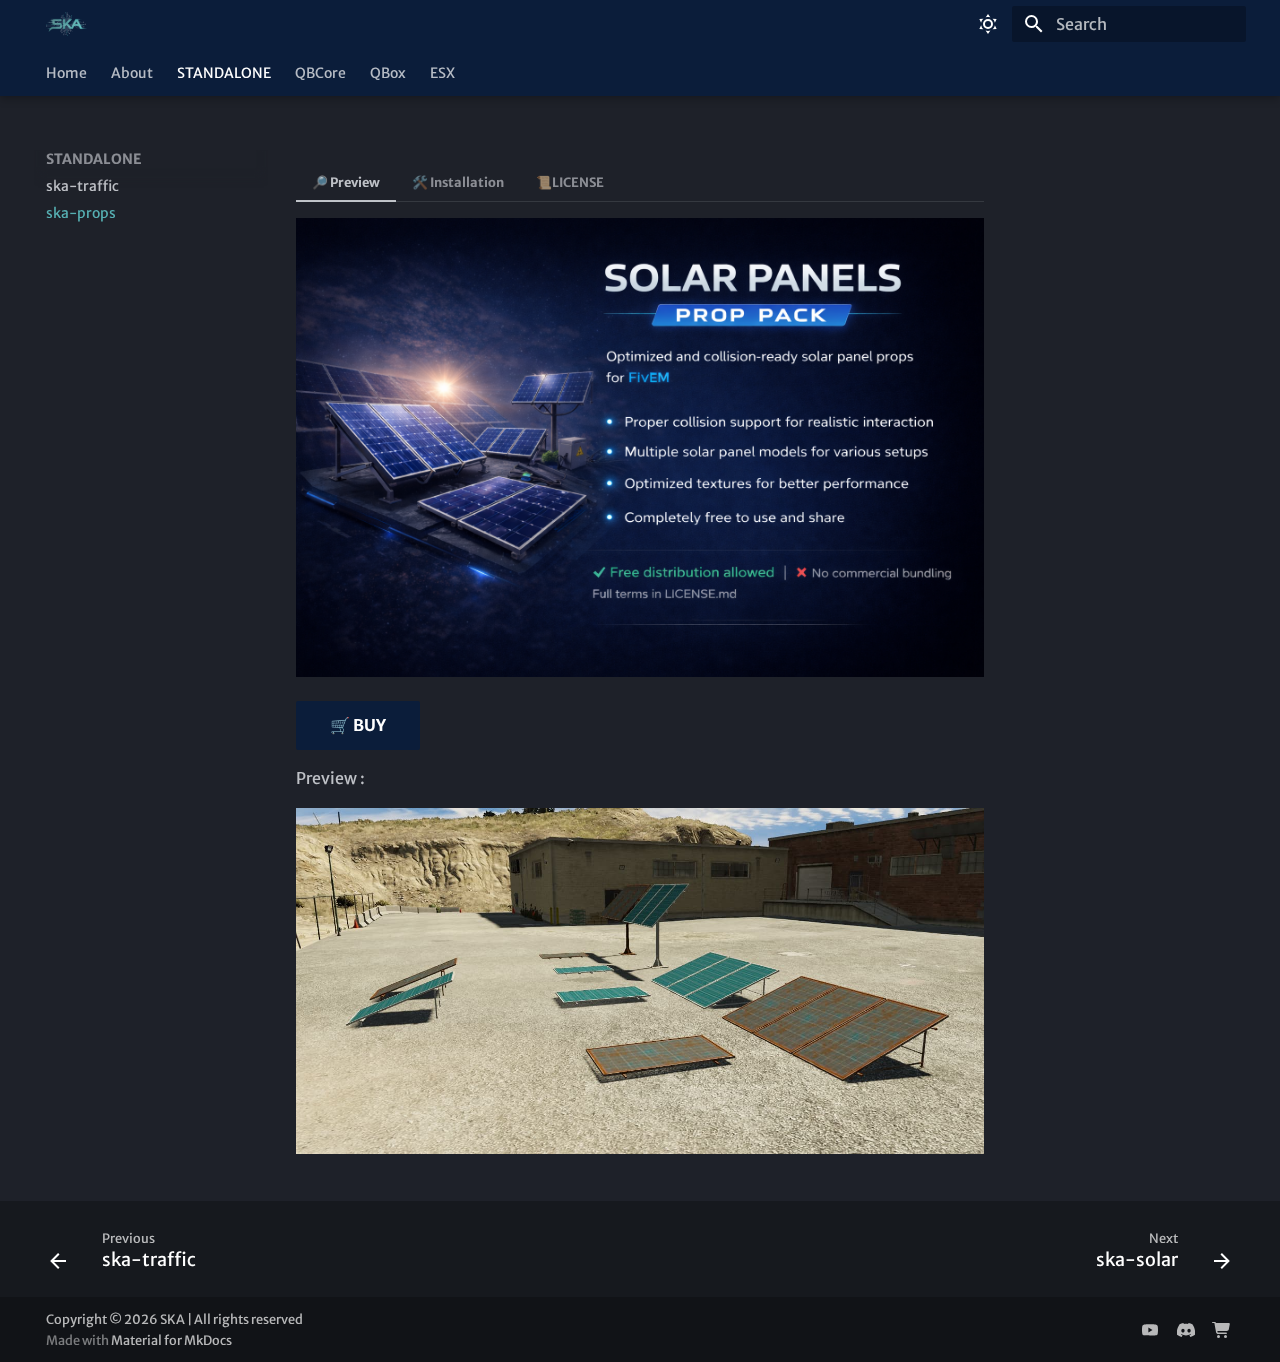
<file: STANDALONE/ska-props/props/index.html>
<!doctype html>
<html lang="en" class="no-js">
  <head>
    
      <meta charset="utf-8">
      <meta name="viewport" content="width=device-width,initial-scale=1">
      
      
      
        <link rel="canonical" href="https://ska.com/STANDALONE/ska-props/props/">
      
      
        <link rel="prev" href="../../ska-traffic/Traffic/">
      
      
        <link rel="next" href="../../../QBCore/ska-solar/Solar/">
      
      
        
      
      
      <link rel="icon" href="../../../assets/logo.png">
      <meta name="generator" content="mkdocs-1.6.1, mkdocs-material-9.7.3">
    
    
      
        <title>ska-props - </title>
      
    
    
      <link rel="stylesheet" href="../../../assets/stylesheets/main.484c7ddc.min.css">
      
        
        <link rel="stylesheet" href="../../../assets/stylesheets/palette.ab4e12ef.min.css">
      
      


    
    
      
    
    
      
        
        
        <link rel="preconnect" href="https://fonts.gstatic.com" crossorigin>
        <link rel="stylesheet" href="https://fonts.googleapis.com/css?family=Merriweather+Sans:300,300i,400,400i,700,700i%7CRed+Hat+Mono:400,400i,700,700i&display=fallback">
        <style>:root{--md-text-font:"Merriweather Sans";--md-code-font:"Red Hat Mono"}</style>
      
    
    
      <link rel="stylesheet" href="../../../stylesheets/extra.css">
    
    <script>__md_scope=new URL("../../..",location),__md_hash=e=>[...e].reduce(((e,_)=>(e<<5)-e+_.charCodeAt(0)),0),__md_get=(e,_=localStorage,t=__md_scope)=>JSON.parse(_.getItem(t.pathname+"."+e)),__md_set=(e,_,t=localStorage,a=__md_scope)=>{try{t.setItem(a.pathname+"."+e,JSON.stringify(_))}catch(e){}}</script>
    
      

    
    
  </head>
  
  
    
    
      
    
    
    
    
    <body dir="ltr" data-md-color-scheme="slate" data-md-color-primary="custom" data-md-color-accent="custom">
  
    
    <input class="md-toggle" data-md-toggle="drawer" type="checkbox" id="__drawer" autocomplete="off">
    <input class="md-toggle" data-md-toggle="search" type="checkbox" id="__search" autocomplete="off">
    <label class="md-overlay" for="__drawer"></label>
    <div data-md-component="skip">
      
        
        <a href="#_1" class="md-skip">
          Skip to content
        </a>
      
    </div>
    <div data-md-component="announce">
      
    </div>
    
    
      

  

<header class="md-header md-header--shadow md-header--lifted" data-md-component="header">
  <nav class="md-header__inner md-grid" aria-label="Header">
    <a href="../../.." title="" class="md-header__button md-logo" aria-label="" data-md-component="logo">
      
  <img src="../../../assets/logo.png" alt="logo">

    </a>
    <label class="md-header__button md-icon" for="__drawer">
      
      <svg xmlns="http://www.w3.org/2000/svg" viewBox="0 0 24 24"><path d="M3 6h18v2H3zm0 5h18v2H3zm0 5h18v2H3z"/></svg>
    </label>
    <div class="md-header__title" data-md-component="header-title">
      <div class="md-header__ellipsis">
        <div class="md-header__topic">
          <span class="md-ellipsis">
            
          </span>
        </div>
        <div class="md-header__topic" data-md-component="header-topic">
          <span class="md-ellipsis">
            
              ska-props
            
          </span>
        </div>
      </div>
    </div>
    
      
        <form class="md-header__option" data-md-component="palette">
  
    
    
    
    <input class="md-option" data-md-color-media="" data-md-color-scheme="slate" data-md-color-primary="custom" data-md-color-accent="custom"  aria-label="Dark mode"  type="radio" name="__palette" id="__palette_0">
    
      <label class="md-header__button md-icon" title="Dark mode" for="__palette_1" hidden>
        <svg xmlns="http://www.w3.org/2000/svg" viewBox="0 0 24 24"><path d="M12 7a5 5 0 0 1 5 5 5 5 0 0 1-5 5 5 5 0 0 1-5-5 5 5 0 0 1 5-5m0 2a3 3 0 0 0-3 3 3 3 0 0 0 3 3 3 3 0 0 0 3-3 3 3 0 0 0-3-3m0-7 2.39 3.42C13.65 5.15 12.84 5 12 5s-1.65.15-2.39.42zM3.34 7l4.16-.35A7.2 7.2 0 0 0 5.94 8.5c-.44.74-.69 1.5-.83 2.29zm.02 10 1.76-3.77a7.131 7.131 0 0 0 2.38 4.14zM20.65 7l-1.77 3.79a7.02 7.02 0 0 0-2.38-4.15zm-.01 10-4.14.36c.59-.51 1.12-1.14 1.54-1.86.42-.73.69-1.5.83-2.29zM12 22l-2.41-3.44c.74.27 1.55.44 2.41.44.82 0 1.63-.17 2.37-.44z"/></svg>
      </label>
    
  
    
    
    
    <input class="md-option" data-md-color-media="" data-md-color-scheme="default" data-md-color-primary="custom" data-md-color-accent="custom"  aria-label="Light mode"  type="radio" name="__palette" id="__palette_1">
    
      <label class="md-header__button md-icon" title="Light mode" for="__palette_0" hidden>
        <svg xmlns="http://www.w3.org/2000/svg" viewBox="0 0 24 24"><path d="m17.75 4.09-2.53 1.94.91 3.06-2.63-1.81-2.63 1.81.91-3.06-2.53-1.94L12.44 4l1.06-3 1.06 3zm3.5 6.91-1.64 1.25.59 1.98-1.7-1.17-1.7 1.17.59-1.98L15.75 11l2.06-.05L18.5 9l.69 1.95zm-2.28 4.95c.83-.08 1.72 1.1 1.19 1.85-.32.45-.66.87-1.08 1.27C15.17 23 8.84 23 4.94 19.07c-3.91-3.9-3.91-10.24 0-14.14.4-.4.82-.76 1.27-1.08.75-.53 1.93.36 1.85 1.19-.27 2.86.69 5.83 2.89 8.02a9.96 9.96 0 0 0 8.02 2.89m-1.64 2.02a12.08 12.08 0 0 1-7.8-3.47c-2.17-2.19-3.33-5-3.49-7.82-2.81 3.14-2.7 7.96.31 10.98 3.02 3.01 7.84 3.12 10.98.31"/></svg>
      </label>
    
  
</form>
      
    
    
      <script>var palette=__md_get("__palette");if(palette&&palette.color){if("(prefers-color-scheme)"===palette.color.media){var media=matchMedia("(prefers-color-scheme: light)"),input=document.querySelector(media.matches?"[data-md-color-media='(prefers-color-scheme: light)']":"[data-md-color-media='(prefers-color-scheme: dark)']");palette.color.media=input.getAttribute("data-md-color-media"),palette.color.scheme=input.getAttribute("data-md-color-scheme"),palette.color.primary=input.getAttribute("data-md-color-primary"),palette.color.accent=input.getAttribute("data-md-color-accent")}for(var[key,value]of Object.entries(palette.color))document.body.setAttribute("data-md-color-"+key,value)}</script>
    
    
    
      
      
        <label class="md-header__button md-icon" for="__search">
          
          <svg xmlns="http://www.w3.org/2000/svg" viewBox="0 0 24 24"><path d="M9.5 3A6.5 6.5 0 0 1 16 9.5c0 1.61-.59 3.09-1.56 4.23l.27.27h.79l5 5-1.5 1.5-5-5v-.79l-.27-.27A6.52 6.52 0 0 1 9.5 16 6.5 6.5 0 0 1 3 9.5 6.5 6.5 0 0 1 9.5 3m0 2C7 5 5 7 5 9.5S7 14 9.5 14 14 12 14 9.5 12 5 9.5 5"/></svg>
        </label>
        <div class="md-search" data-md-component="search" role="dialog">
  <label class="md-search__overlay" for="__search"></label>
  <div class="md-search__inner" role="search">
    <form class="md-search__form" name="search">
      <input type="text" class="md-search__input" name="query" aria-label="Search" placeholder="Search" autocapitalize="off" autocorrect="off" autocomplete="off" spellcheck="false" data-md-component="search-query" required>
      <label class="md-search__icon md-icon" for="__search">
        
        <svg xmlns="http://www.w3.org/2000/svg" viewBox="0 0 24 24"><path d="M9.5 3A6.5 6.5 0 0 1 16 9.5c0 1.61-.59 3.09-1.56 4.23l.27.27h.79l5 5-1.5 1.5-5-5v-.79l-.27-.27A6.52 6.52 0 0 1 9.5 16 6.5 6.5 0 0 1 3 9.5 6.5 6.5 0 0 1 9.5 3m0 2C7 5 5 7 5 9.5S7 14 9.5 14 14 12 14 9.5 12 5 9.5 5"/></svg>
        
        <svg xmlns="http://www.w3.org/2000/svg" viewBox="0 0 24 24"><path d="M20 11v2H8l5.5 5.5-1.42 1.42L4.16 12l7.92-7.92L13.5 5.5 8 11z"/></svg>
      </label>
      <nav class="md-search__options" aria-label="Search">
        
        <button type="reset" class="md-search__icon md-icon" title="Clear" aria-label="Clear" tabindex="-1">
          
          <svg xmlns="http://www.w3.org/2000/svg" viewBox="0 0 24 24"><path d="M19 6.41 17.59 5 12 10.59 6.41 5 5 6.41 10.59 12 5 17.59 6.41 19 12 13.41 17.59 19 19 17.59 13.41 12z"/></svg>
        </button>
      </nav>
      
    </form>
    <div class="md-search__output">
      <div class="md-search__scrollwrap" tabindex="0" data-md-scrollfix>
        <div class="md-search-result" data-md-component="search-result">
          <div class="md-search-result__meta">
            Initializing search
          </div>
          <ol class="md-search-result__list" role="presentation"></ol>
        </div>
      </div>
    </div>
  </div>
</div>
      
    
    
  </nav>
  
    
      
<nav class="md-tabs" aria-label="Tabs" data-md-component="tabs">
  <div class="md-grid">
    <ul class="md-tabs__list">
      
        
  
  
  
  
    <li class="md-tabs__item">
      <a href="../../.." class="md-tabs__link">
        
  
  
    
  
  Home

      </a>
    </li>
  

      
        
  
  
  
  
    <li class="md-tabs__item">
      <a href="../../../about/" class="md-tabs__link">
        
  
  
    
  
  About

      </a>
    </li>
  

      
        
  
  
  
    
  
  
    
    
      <li class="md-tabs__item md-tabs__item--active">
        <a href="../../ska-traffic/Traffic/" class="md-tabs__link">
          
  
  
    
  
  STANDALONE

        </a>
      </li>
    
  

      
        
  
  
  
  
    
    
      <li class="md-tabs__item">
        <a href="../../../QBCore/ska-solar/Solar/" class="md-tabs__link">
          
  
  
    
  
  QBCore

        </a>
      </li>
    
  

      
        
  
  
  
  
    
    
      <li class="md-tabs__item">
        <a href="../../../QBox/ska-solar/Solar/" class="md-tabs__link">
          
  
  
    
  
  QBox

        </a>
      </li>
    
  

      
        
  
  
  
  
    
    
      <li class="md-tabs__item">
        <a href="../../../ESX/ska-solar/Solar/" class="md-tabs__link">
          
  
  
    
  
  ESX

        </a>
      </li>
    
  

      
    </ul>
  </div>
</nav>
    
  
</header>
    
    <div class="md-container" data-md-component="container">
      
      
        
      
      <main class="md-main" data-md-component="main">
        <div class="md-main__inner md-grid">
          
            
              
              <div class="md-sidebar md-sidebar--primary" data-md-component="sidebar" data-md-type="navigation" >
                <div class="md-sidebar__scrollwrap">
                  <div class="md-sidebar__inner">
                    


  


<nav class="md-nav md-nav--primary md-nav--lifted" aria-label="Navigation" data-md-level="0">
  <label class="md-nav__title" for="__drawer">
    <a href="../../.." title="" class="md-nav__button md-logo" aria-label="" data-md-component="logo">
      
  <img src="../../../assets/logo.png" alt="logo">

    </a>
    
  </label>
  
  <ul class="md-nav__list" data-md-scrollfix>
    
      
      
  
  
  
  
    <li class="md-nav__item">
      <a href="../../.." class="md-nav__link">
        
  
  
  <span class="md-ellipsis">
    
  
    Home
  

    
  </span>
  
  

      </a>
    </li>
  

    
      
      
  
  
  
  
    <li class="md-nav__item">
      <a href="../../../about/" class="md-nav__link">
        
  
  
  <span class="md-ellipsis">
    
  
    About
  

    
  </span>
  
  

      </a>
    </li>
  

    
      
      
  
  
    
  
  
  
    
    
      
        
      
        
      
    
    
    
      
        
        
      
      
        
      
    
    
    <li class="md-nav__item md-nav__item--active md-nav__item--section md-nav__item--nested">
      
        
        
        <input class="md-nav__toggle md-toggle " type="checkbox" id="__nav_3" checked>
        
          
          <label class="md-nav__link" for="__nav_3" id="__nav_3_label" tabindex="">
            
  
  
  <span class="md-ellipsis">
    
  
    STANDALONE
  

    
  </span>
  
  

            <span class="md-nav__icon md-icon"></span>
          </label>
        
        <nav class="md-nav" data-md-level="1" aria-labelledby="__nav_3_label" aria-expanded="true">
          <label class="md-nav__title" for="__nav_3">
            <span class="md-nav__icon md-icon"></span>
            
  
    STANDALONE
  

          </label>
          <ul class="md-nav__list" data-md-scrollfix>
            
              
                
  
  
  
  
    <li class="md-nav__item">
      <a href="../../ska-traffic/Traffic/" class="md-nav__link">
        
  
  
  <span class="md-ellipsis">
    
  
    ska-traffic
  

    
  </span>
  
  

      </a>
    </li>
  

              
            
              
                
  
  
    
  
  
  
    <li class="md-nav__item md-nav__item--active">
      
      <input class="md-nav__toggle md-toggle" type="checkbox" id="__toc">
      
      
        
      
      
      <a href="./" class="md-nav__link md-nav__link--active">
        
  
  
  <span class="md-ellipsis">
    
  
    ska-props
  

    
  </span>
  
  

      </a>
      
    </li>
  

              
            
          </ul>
        </nav>
      
    </li>
  

    
      
      
  
  
  
  
    
    
      
        
      
    
    
    
      
      
        
      
    
    
    <li class="md-nav__item md-nav__item--nested">
      
        
        
          
        
        <input class="md-nav__toggle md-toggle md-toggle--indeterminate" type="checkbox" id="__nav_4" >
        
          
          <label class="md-nav__link" for="__nav_4" id="__nav_4_label" tabindex="0">
            
  
  
  <span class="md-ellipsis">
    
  
    QBCore
  

    
  </span>
  
  

            <span class="md-nav__icon md-icon"></span>
          </label>
        
        <nav class="md-nav" data-md-level="1" aria-labelledby="__nav_4_label" aria-expanded="false">
          <label class="md-nav__title" for="__nav_4">
            <span class="md-nav__icon md-icon"></span>
            
  
    QBCore
  

          </label>
          <ul class="md-nav__list" data-md-scrollfix>
            
              
                
  
  
  
  
    <li class="md-nav__item">
      <a href="../../../QBCore/ska-solar/Solar/" class="md-nav__link">
        
  
  
  <span class="md-ellipsis">
    
  
    ska-solar
  

    
  </span>
  
  

      </a>
    </li>
  

              
            
          </ul>
        </nav>
      
    </li>
  

    
      
      
  
  
  
  
    
    
      
        
      
    
    
    
      
      
        
      
    
    
    <li class="md-nav__item md-nav__item--nested">
      
        
        
          
        
        <input class="md-nav__toggle md-toggle md-toggle--indeterminate" type="checkbox" id="__nav_5" >
        
          
          <label class="md-nav__link" for="__nav_5" id="__nav_5_label" tabindex="0">
            
  
  
  <span class="md-ellipsis">
    
  
    QBox
  

    
  </span>
  
  

            <span class="md-nav__icon md-icon"></span>
          </label>
        
        <nav class="md-nav" data-md-level="1" aria-labelledby="__nav_5_label" aria-expanded="false">
          <label class="md-nav__title" for="__nav_5">
            <span class="md-nav__icon md-icon"></span>
            
  
    QBox
  

          </label>
          <ul class="md-nav__list" data-md-scrollfix>
            
              
                
  
  
  
  
    <li class="md-nav__item">
      <a href="../../../QBox/ska-solar/Solar/" class="md-nav__link">
        
  
  
  <span class="md-ellipsis">
    
  
    ska-solar
  

    
  </span>
  
  

      </a>
    </li>
  

              
            
          </ul>
        </nav>
      
    </li>
  

    
      
      
  
  
  
  
    
    
      
        
      
    
    
    
      
      
        
      
    
    
    <li class="md-nav__item md-nav__item--nested">
      
        
        
          
        
        <input class="md-nav__toggle md-toggle md-toggle--indeterminate" type="checkbox" id="__nav_6" >
        
          
          <label class="md-nav__link" for="__nav_6" id="__nav_6_label" tabindex="0">
            
  
  
  <span class="md-ellipsis">
    
  
    ESX
  

    
  </span>
  
  

            <span class="md-nav__icon md-icon"></span>
          </label>
        
        <nav class="md-nav" data-md-level="1" aria-labelledby="__nav_6_label" aria-expanded="false">
          <label class="md-nav__title" for="__nav_6">
            <span class="md-nav__icon md-icon"></span>
            
  
    ESX
  

          </label>
          <ul class="md-nav__list" data-md-scrollfix>
            
              
                
  
  
  
  
    <li class="md-nav__item">
      <a href="../../../ESX/ska-solar/Solar/" class="md-nav__link">
        
  
  
  <span class="md-ellipsis">
    
  
    ska-solar
  

    
  </span>
  
  

      </a>
    </li>
  

              
            
          </ul>
        </nav>
      
    </li>
  

    
  </ul>
</nav>
                  </div>
                </div>
              </div>
            
            
              
              <div class="md-sidebar md-sidebar--secondary" data-md-component="sidebar" data-md-type="toc" >
                <div class="md-sidebar__scrollwrap">
                  <div class="md-sidebar__inner">
                    

<nav class="md-nav md-nav--secondary" aria-label="Table of contents">
  
  
  
    
  
  
</nav>
                  </div>
                </div>
              </div>
            
          
          
            <div class="md-content" data-md-component="content">
              
              <article class="md-content__inner md-typeset">
                
                  



<div class="tabbed-set tabbed-alternate" data-tabs="1:3"><input checked="checked" id="__tabbed_1_1" name="__tabbed_1" type="radio" /><input id="__tabbed_1_2" name="__tabbed_1" type="radio" /><input id="__tabbed_1_3" name="__tabbed_1" type="radio" /><div class="tabbed-labels"><label for="__tabbed_1_1">🔎 Preview</label><label for="__tabbed_1_2">🛠️​ Installation</label><label for="__tabbed_1_3">📜LICENSE</label></div>
<div class="tabbed-content">
<div class="tabbed-block">
<p><img alt="ska-props-original.png is the image" src="../assets/ska-props-original.png" /></p>
<p><a class="md-button md-button--primary" href="https://ska-webstore.tebex.io/category/standalone">🛒 BUY</a></p>
<p>Preview : </p>
<p><img alt="preview.png is the image" src="../assets/preview.png" /></p>
</div>
<div class="tabbed-block">
<h1 id="_1"></h1>
<h1 id="installation">Installation</h1>
<ol>
<li>
<p>Add this resource into your <code>resources/</code> folder.</p>
<p>Place the resource folder inside your server’s:
<div class="language-text highlight"><pre><span></span><code><span id="__span-0-1"><a id="__codelineno-0-1" name="__codelineno-0-1" href="#__codelineno-0-1"></a>resources/
</span></code></pre></div>
Example:
<div class="language-text highlight"><pre><span></span><code><span id="__span-1-1"><a id="__codelineno-1-1" name="__codelineno-1-1" href="#__codelineno-1-1"></a>resources/[ska]/ska-props
</span></code></pre></div></p>
</li>
<li>
<p>Ensure it in your <code>server.cfg</code>.</p>
<p>Add the following line to your server.cfg:
<div class="language-text highlight"><pre><span></span><code><span id="__span-2-1"><a id="__codelineno-2-1" name="__codelineno-2-1" href="#__codelineno-2-1"></a>ensure ska-props
</span></code></pre></div>
or:
<div class="language-text highlight"><pre><span></span><code><span id="__span-3-1"><a id="__codelineno-3-1" name="__codelineno-3-1" href="#__codelineno-3-1"></a>ensure [ska]
</span></code></pre></div></p>
</li>
<li>
<p>Restart Your Server</p>
</li>
</ol>
<div class="admonition info">
<p class="admonition-title">Info</p>
<ul>
<li>Works with all frameworks</li>
</ul>
</div>
</div>
<div class="tabbed-block">
<h1 id="_2"></h1>
<p>Third-Party Asset License &amp; Distribution Notice</p>
<p>Solar Panels Props – Original Author : Smug</p>
<p>This repository includes modified versions of solar panel props originally created and released by Smug.</p>
<p>The original props were distributed as a free community resource for FiveM servers, with a non-commercial restriction stating that they were not to be included in paid resources or used for profit.</p>
<h1 id="_3"></h1>
<ol>
<li>
<p>DEFINITIONS</p>
<p>“Software” refers to the FiveM script and all associated files, code, assets, and documentation provided by the Licensor.</p>
<p>“Licensor” refers to SKA, the creator and owner of the Software.</p>
<p>“Licensee” refers to the individual or entity that has purchased or obtained the Software through Tebex.</p>
<p>“Server” refers to a FiveM server operated by the Licensee.</p>
</li>
<li>
<p>LICENSE GRANT</p>
<p>The Licensor grants the Licensee a limited, non-exclusive, non-transferable, non-sublicensable license to use the Software on their server(s), subject to the terms of this Agreement.</p>
<p>This license grants usage rights only. No ownership, copyright, or intellectual property rights are transferred.</p>
</li>
<li>
<p>COMMERCIAL USAGE</p>
<p>This Software itself is free.</p>
<p>the Licensee are expressly permitted to use the Software on commercial servers, including servers that:</p>
<ul>
<li>Accept donations Sell in-game items, subscriptions, or perks </li>
<li>Generate revenue through Tebex or similar platforms </li>
</ul>
<p>This permission does not extend to: </p>
<ul>
<li>Reselling the Software Bundling the Software with other paid products </li>
<li>Offering the Software as a service to third parties</li>
</ul>
<p>If this Software is ever used in combination with other scripts or resources, they must:</p>
<ul>
<li>Respect the original author’s rights</li>
<li>Not violate the original intent of free community usage</li>
</ul>
<p>Any commercial usage beyond what has been directly permitted by the original author is the responsibility of the end user.</p>
</li>
<li>
<p>RESTRICTIONS</p>
<p>the Licensee may not:</p>
<ul>
<li>Redistribute, resell, sublicense, rent, lease, or share the Software in any form</li>
<li>Re-upload the Software publicly or privately</li>
<li>Share, leak, or publish the Software or any portion thereof Provide access to the Software to any third party </li>
<li>Include the Software in any bundle or package</li>
<li>Remove or alter copyright, branding, or license notices </li>
<li>Claim authorship or ownership of the Software</li>
</ul>
<p>Any form of redistribution, whether free or paid, is strictly prohibited.</p>
</li>
<li>
<p>OWNERSHIP</p>
<p>The Software is and shall remain the exclusive property of the Licensor</p>
<p>This Agreement does not convey any ownership rights or intellectual property interests</p>
<p>All rights, title, and interest in and to the Software remain the exclusive property of the Licensor.</p>
</li>
<li>
<p>UPDATES &amp; SUPPORT</p>
<p>Updates, patches, and bug fixes may be provided at the discretion of the Licensor </p>
</li>
<li>
<p>MODIFICATIONS MADE </p>
<p>The following changes were made by the Licensor:</p>
<ul>
<li>Added proper collision meshes</li>
<li>Adjusted bounding and in-game behavior for FiveM compatibility</li>
</ul>
<p>No claim of original authorship over the 3D models is made.</p>
<p>All original modeling credit remains with Smug.</p>
</li>
<li>
<p>PERMISSION &amp; DISTRIBUTION CLARIFICATION </p>
<p>The original creator, Smug, has explicitly granted permission to:</p>
<ul>
<li>Modify the props</li>
<li>Re-upload the modified versions</li>
<li>Distribute them publicly</li>
<li>This repository distributes the modified props free of charge only.</li>
</ul>
<p>These props:</p>
<ul>
<li>Are NOT included in any paid resource</li>
<li>Are NOT sold individually</li>
<li>Are NOT monetized</li>
<li>Are shared strictly as a free community resource</li>
</ul>
</li>
<li>
<p>CREDIT</p>
<ul>
<li>Original Author: Smug <ul>
<li>https://forum.cfx.re/t/sg-solarpanels-props/5263975 </li>
<li>https://discord.gg/94mmqNHFum</li>
</ul>
</li>
<li>Modified by: SKA <ul>
<li>https://ska-webstore.tebex.io/ </li>
<li>https://discord.gg/4FWU2K5nPF</li>
</ul>
</li>
</ul>
<p>Full credit and recognition for the original asset creation belongs to Smug.</p>
</li>
<li>
<p>DISCLAIMER OF WARRANTIES</p>
<p>The Software is provided “AS IS”, without warranty of any kind, including but not limited to:</p>
<ul>
<li>Fitness for a particular purpose</li>
<li>Compatibility with future FiveM updates</li>
<li>Error-free operation</li>
</ul>
<p>the Licensor does not guarantee uninterrupted operation or compatibility with third-party resources.</p>
</li>
<li>
<p>LIMITATION OF LIABILITY</p>
<p>To the maximum extent permitted by law, the Licensor shall not be liable for:</p>
<ul>
<li>Any damages arising from the use or inability to use the Software</li>
<li>Loss of data, revenue, or server availability</li>
<li>Server crashes, conflicts, or misconfiguration</li>
<li>Use of the Software is entirely at the Licensee’s own risk.</li>
</ul>
</li>
<li>
<p>DMCA &amp; COPYRIGHT ENFORCEMENT</p>
<p>The Software is protected under international copyright law. </p>
<p>Unauthorized redistribution, resale, or leakage of the Software constitutes copyright infringement and may result in: </p>
<ul>
<li>Immediate license termination </li>
<li>DMCA takedown notices </li>
<li>Tebex enforcement actions</li>
<li>Permanent blacklist from the Licensor products </li>
<li>Further Legal action where applicable</li>
</ul>
<p>The Licensor actively monitors and enforces its intellectual property rights.</p>
</li>
<li>
<p>GOVERNING LAW</p>
<p>This Agreement shall be governed by and interpreted in accordance with applicable laws, without regard to conflict of law principles.</p>
</li>
<li>
<p>ACCEPTANCE</p>
<p>By purchasing, downloading, installing, or using the Software, the Licensee acknowledges that they have read, understood, and agreed to the terms of this End User License Agreement and the original creator's license.</p>
</li>
<li>
<p>ENTIRE AGREEMENT</p>
<p>This Agreement constitutes the entire agreement between the parties regarding the Software and supersedes all prior agreements, communications, or understandings, whether written or oral.</p>
</li>
</ol>
</div>
</div>
</div>












                
              </article>
            </div>
          
          
<script>var target=document.getElementById(location.hash.slice(1));target&&target.name&&(target.checked=target.name.startsWith("__tabbed_"))</script>
        </div>
        
          <button type="button" class="md-top md-icon" data-md-component="top" hidden>
  
  <svg xmlns="http://www.w3.org/2000/svg" viewBox="0 0 24 24"><path d="M13 20h-2V8l-5.5 5.5-1.42-1.42L12 4.16l7.92 7.92-1.42 1.42L13 8z"/></svg>
  Back to top
</button>
        
      </main>
      
        <footer class="md-footer">
  
    
      
      <nav class="md-footer__inner md-grid" aria-label="Footer" >
        
          
          <a href="../../ska-traffic/Traffic/" class="md-footer__link md-footer__link--prev" aria-label="Previous: ska-traffic">
            <div class="md-footer__button md-icon">
              
              <svg xmlns="http://www.w3.org/2000/svg" viewBox="0 0 24 24"><path d="M20 11v2H8l5.5 5.5-1.42 1.42L4.16 12l7.92-7.92L13.5 5.5 8 11z"/></svg>
            </div>
            <div class="md-footer__title">
              <span class="md-footer__direction">
                Previous
              </span>
              <div class="md-ellipsis">
                ska-traffic
              </div>
            </div>
          </a>
        
        
          
          <a href="../../../QBCore/ska-solar/Solar/" class="md-footer__link md-footer__link--next" aria-label="Next: ska-solar">
            <div class="md-footer__title">
              <span class="md-footer__direction">
                Next
              </span>
              <div class="md-ellipsis">
                ska-solar
              </div>
            </div>
            <div class="md-footer__button md-icon">
              
              <svg xmlns="http://www.w3.org/2000/svg" viewBox="0 0 24 24"><path d="M4 11v2h12l-5.5 5.5 1.42 1.42L19.84 12l-7.92-7.92L10.5 5.5 16 11z"/></svg>
            </div>
          </a>
        
      </nav>
    
  
  <div class="md-footer-meta md-typeset">
    <div class="md-footer-meta__inner md-grid">
      <div class="md-copyright">
  
    <div class="md-copyright__highlight">
      Copyright &copy; 2026 SKA | All rights reserved
    </div>
  
  
    Made with
    <a href="https://squidfunk.github.io/mkdocs-material/" target="_blank" rel="noopener">
      Material for MkDocs
    </a>
  
</div>
      
        
<div class="md-social">
  
    
    
    
    
      
      
    
    <a href="https://www.youtube.com/@SKA_development" target="_blank" rel="noopener" title="www.youtube.com" class="md-social__link">
      <svg xmlns="http://www.w3.org/2000/svg" viewBox="0 0 24 24"><path d="M23.498 6.186a3.02 3.02 0 0 0-2.122-2.136C19.505 3.545 12 3.545 12 3.545s-7.505 0-9.377.505A3.02 3.02 0 0 0 .502 6.186C0 8.07 0 12 0 12s0 3.93.502 5.814a3.02 3.02 0 0 0 2.122 2.136c1.871.505 9.376.505 9.376.505s7.505 0 9.377-.505a3.02 3.02 0 0 0 2.122-2.136C24 15.93 24 12 24 12s0-3.93-.502-5.814M9.545 15.568V8.432L15.818 12z"/></svg>
    </a>
  
    
    
    
    
      
      
    
    <a href="https://discord.com/invite/4FWU2K5nPF" target="_blank" rel="noopener" title="discord.com" class="md-social__link">
      <svg xmlns="http://www.w3.org/2000/svg" viewBox="0 0 576 512"><!--! Font Awesome Free 7.1.0 by @fontawesome - https://fontawesome.com License - https://fontawesome.com/license/free (Icons: CC BY 4.0, Fonts: SIL OFL 1.1, Code: MIT License) Copyright 2025 Fonticons, Inc.--><path d="M492.5 69.8c-.2-.3-.4-.6-.8-.7-38.1-17.5-78.4-30-119.7-37.1-.4-.1-.8 0-1.1.1s-.6.4-.8.8c-5.5 9.9-10.5 20.2-14.9 30.6-44.6-6.8-89.9-6.8-134.4 0-4.5-10.5-9.5-20.7-15.1-30.6-.2-.3-.5-.6-.8-.8s-.7-.2-1.1-.2C162.5 39 122.2 51.5 84.1 69c-.3.1-.6.4-.8.7C7.1 183.5-13.8 294.6-3.6 404.2c0 .3.1.5.2.8s.3.4.5.6c44.4 32.9 94 58 146.8 74.2.4.1.8.1 1.1 0s.7-.4.9-.7c11.3-15.4 21.4-31.8 30-48.8.1-.2.2-.5.2-.8s0-.5-.1-.8-.2-.5-.4-.6-.4-.3-.7-.4c-15.8-6.1-31.2-13.4-45.9-21.9-.3-.2-.5-.4-.7-.6s-.3-.6-.3-.9 0-.6.2-.9.3-.5.6-.7c3.1-2.3 6.2-4.7 9.1-7.1.3-.2.6-.4.9-.4s.7 0 1 .1c96.2 43.9 200.4 43.9 295.5 0 .3-.1.7-.2 1-.2s.7.2.9.4c2.9 2.4 6 4.9 9.1 7.2.2.2.4.4.6.7s.2.6.2.9-.1.6-.3.9-.4.5-.6.6c-14.7 8.6-30 15.9-45.9 21.8-.2.1-.5.2-.7.4s-.3.4-.4.7-.1.5-.1.8.1.5.2.8c8.8 17 18.8 33.3 30 48.8.2.3.6.6.9.7s.8.1 1.1 0c52.9-16.2 102.6-41.3 147.1-74.2.2-.2.4-.4.5-.6s.2-.5.2-.8c12.3-126.8-20.5-236.9-86.9-334.5zm-302 267.7c-29 0-52.8-26.6-52.8-59.2s23.4-59.2 52.8-59.2c29.7 0 53.3 26.8 52.8 59.2 0 32.7-23.4 59.2-52.8 59.2m195.4 0c-29 0-52.8-26.6-52.8-59.2s23.4-59.2 52.8-59.2c29.7 0 53.3 26.8 52.8 59.2 0 32.7-23.2 59.2-52.8 59.2"/></svg>
    </a>
  
    
    
    
    
      
      
    
    <a href="https://ska-webstore.tebex.io/" target="_blank" rel="noopener" title="ska-webstore.tebex.io" class="md-social__link">
      <svg xmlns="http://www.w3.org/2000/svg" viewBox="0 0 640 512"><!--! Font Awesome Free 7.1.0 by @fontawesome - https://fontawesome.com License - https://fontawesome.com/license/free (Icons: CC BY 4.0, Fonts: SIL OFL 1.1, Code: MIT License) Copyright 2025 Fonticons, Inc.--><path d="M24-16C10.7-16 0-5.3 0 8s10.7 24 24 24h45.3c3.9 0 7.2 2.8 7.9 6.6l52.1 286.3c6.2 34.2 36 59.1 70.8 59.1H456c13.3 0 24-10.7 24-24s-10.7-24-24-24H200.1c-11.6 0-21.5-8.3-23.6-19.7l-5.1-28.3H475c30.8 0 57.2-21.9 62.9-52.2l31-165.9c3.7-19.7-11.4-37.9-31.5-37.9H124.7l-.4-2c-4.8-26.6-28-46-55.1-46zm184 528a48 48 0 1 0 0-96 48 48 0 1 0 0 96m224 0a48 48 0 1 0 0-96 48 48 0 1 0 0 96"/></svg>
    </a>
  
</div>
      
    </div>
  </div>
</footer>
      
    </div>
    <div class="md-dialog" data-md-component="dialog">
      <div class="md-dialog__inner md-typeset"></div>
    </div>
    
      <div class="md-progress" data-md-component="progress" role="progressbar"></div>
    
    
    
      
      
      <script id="__config" type="application/json">{"annotate": null, "base": "../../..", "features": ["navigation.footer", "navigation.instant", "navigation.instant.prefetch", "navigation.instant.progress", "navigation.tabs", "navigation.tabs.sticky", "navigation.sections", "navigation.indexes", "navigation.top", "navigation.tracking", "content.code.copy", "navigation.expand"], "search": "../../../assets/javascripts/workers/search.2c215733.min.js", "tags": null, "translations": {"clipboard.copied": "Copied to clipboard", "clipboard.copy": "Copy to clipboard", "search.result.more.one": "1 more on this page", "search.result.more.other": "# more on this page", "search.result.none": "No matching documents", "search.result.one": "1 matching document", "search.result.other": "# matching documents", "search.result.placeholder": "Type to start searching", "search.result.term.missing": "Missing", "select.version": "Select version"}, "version": null}</script>
    
    
      <script src="../../../assets/javascripts/bundle.79ae519e.min.js"></script>
      
    
  </body>
</html>
</file>
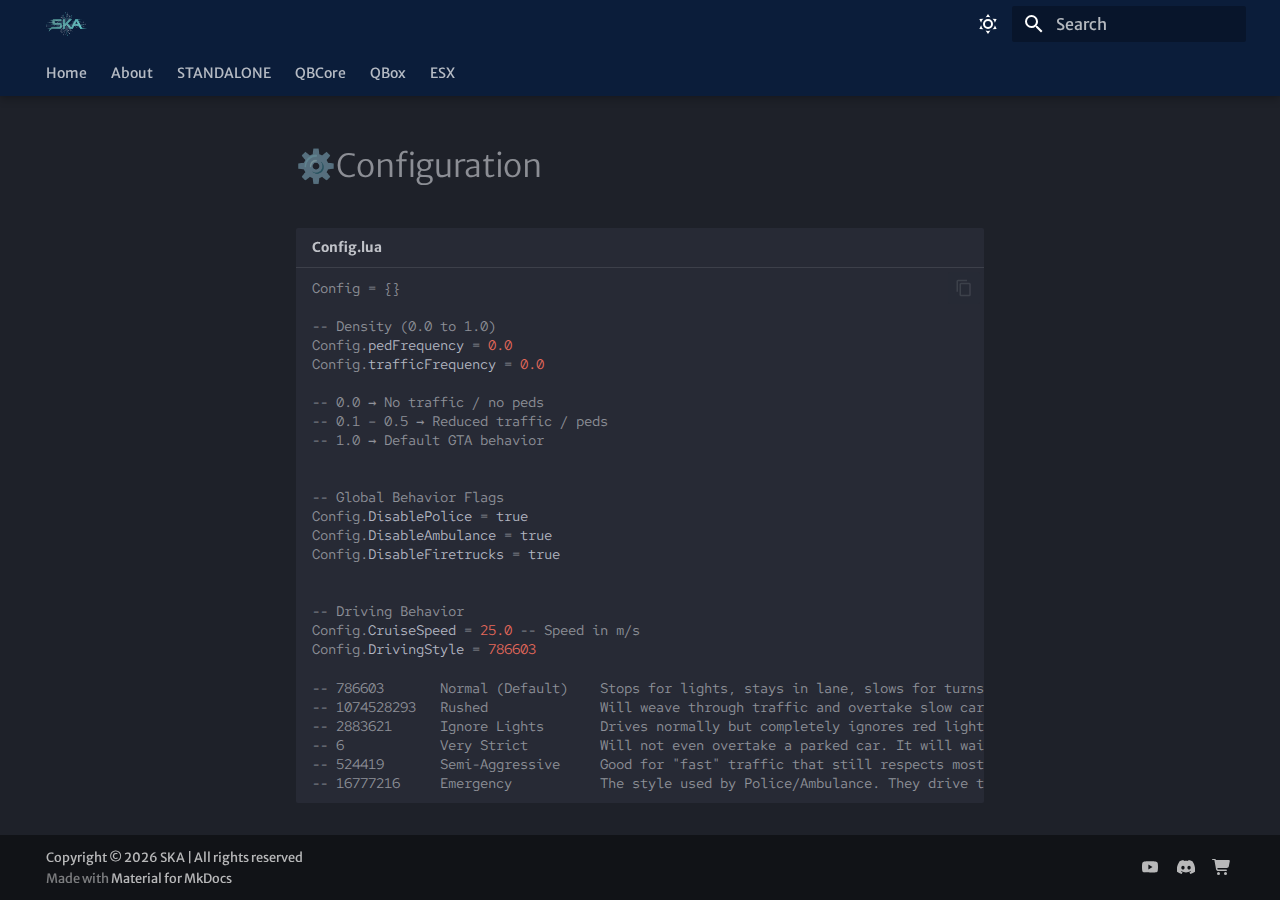
<file: STANDALONE/ska-traffic/Configuration/index.html>
<!doctype html>
<html lang="en" class="no-js">
  <head>
    
      <meta charset="utf-8">
      <meta name="viewport" content="width=device-width,initial-scale=1">
      
      
      
        <link rel="canonical" href="https://ska.com/STANDALONE/ska-traffic/Configuration/">
      
      
      
      
        
      
      
      <link rel="icon" href="../../../assets/logo.png">
      <meta name="generator" content="mkdocs-1.6.1, mkdocs-material-9.7.3">
    
    
      
        <title>⚙️Configuration - </title>
      
    
    
      <link rel="stylesheet" href="../../../assets/stylesheets/main.484c7ddc.min.css">
      
        
        <link rel="stylesheet" href="../../../assets/stylesheets/palette.ab4e12ef.min.css">
      
      


    
    
      
    
    
      
        
        
        <link rel="preconnect" href="https://fonts.gstatic.com" crossorigin>
        <link rel="stylesheet" href="https://fonts.googleapis.com/css?family=Merriweather+Sans:300,300i,400,400i,700,700i%7CRed+Hat+Mono:400,400i,700,700i&display=fallback">
        <style>:root{--md-text-font:"Merriweather Sans";--md-code-font:"Red Hat Mono"}</style>
      
    
    
      <link rel="stylesheet" href="../../../stylesheets/extra.css">
    
    <script>__md_scope=new URL("../../..",location),__md_hash=e=>[...e].reduce(((e,_)=>(e<<5)-e+_.charCodeAt(0)),0),__md_get=(e,_=localStorage,t=__md_scope)=>JSON.parse(_.getItem(t.pathname+"."+e)),__md_set=(e,_,t=localStorage,a=__md_scope)=>{try{t.setItem(a.pathname+"."+e,JSON.stringify(_))}catch(e){}}</script>
    
      

    
    
  </head>
  
  
    
    
      
    
    
    
    
    <body dir="ltr" data-md-color-scheme="slate" data-md-color-primary="custom" data-md-color-accent="custom">
  
    
    <input class="md-toggle" data-md-toggle="drawer" type="checkbox" id="__drawer" autocomplete="off">
    <input class="md-toggle" data-md-toggle="search" type="checkbox" id="__search" autocomplete="off">
    <label class="md-overlay" for="__drawer"></label>
    <div data-md-component="skip">
      
        
        <a href="#configuration" class="md-skip">
          Skip to content
        </a>
      
    </div>
    <div data-md-component="announce">
      
    </div>
    
    
      

  

<header class="md-header md-header--shadow md-header--lifted" data-md-component="header">
  <nav class="md-header__inner md-grid" aria-label="Header">
    <a href="../../.." title="" class="md-header__button md-logo" aria-label="" data-md-component="logo">
      
  <img src="../../../assets/logo.png" alt="logo">

    </a>
    <label class="md-header__button md-icon" for="__drawer">
      
      <svg xmlns="http://www.w3.org/2000/svg" viewBox="0 0 24 24"><path d="M3 6h18v2H3zm0 5h18v2H3zm0 5h18v2H3z"/></svg>
    </label>
    <div class="md-header__title" data-md-component="header-title">
      <div class="md-header__ellipsis">
        <div class="md-header__topic">
          <span class="md-ellipsis">
            
          </span>
        </div>
        <div class="md-header__topic" data-md-component="header-topic">
          <span class="md-ellipsis">
            
              ⚙️Configuration
            
          </span>
        </div>
      </div>
    </div>
    
      
        <form class="md-header__option" data-md-component="palette">
  
    
    
    
    <input class="md-option" data-md-color-media="" data-md-color-scheme="slate" data-md-color-primary="custom" data-md-color-accent="custom"  aria-label="Dark mode"  type="radio" name="__palette" id="__palette_0">
    
      <label class="md-header__button md-icon" title="Dark mode" for="__palette_1" hidden>
        <svg xmlns="http://www.w3.org/2000/svg" viewBox="0 0 24 24"><path d="M12 7a5 5 0 0 1 5 5 5 5 0 0 1-5 5 5 5 0 0 1-5-5 5 5 0 0 1 5-5m0 2a3 3 0 0 0-3 3 3 3 0 0 0 3 3 3 3 0 0 0 3-3 3 3 0 0 0-3-3m0-7 2.39 3.42C13.65 5.15 12.84 5 12 5s-1.65.15-2.39.42zM3.34 7l4.16-.35A7.2 7.2 0 0 0 5.94 8.5c-.44.74-.69 1.5-.83 2.29zm.02 10 1.76-3.77a7.131 7.131 0 0 0 2.38 4.14zM20.65 7l-1.77 3.79a7.02 7.02 0 0 0-2.38-4.15zm-.01 10-4.14.36c.59-.51 1.12-1.14 1.54-1.86.42-.73.69-1.5.83-2.29zM12 22l-2.41-3.44c.74.27 1.55.44 2.41.44.82 0 1.63-.17 2.37-.44z"/></svg>
      </label>
    
  
    
    
    
    <input class="md-option" data-md-color-media="" data-md-color-scheme="default" data-md-color-primary="custom" data-md-color-accent="custom"  aria-label="Light mode"  type="radio" name="__palette" id="__palette_1">
    
      <label class="md-header__button md-icon" title="Light mode" for="__palette_0" hidden>
        <svg xmlns="http://www.w3.org/2000/svg" viewBox="0 0 24 24"><path d="m17.75 4.09-2.53 1.94.91 3.06-2.63-1.81-2.63 1.81.91-3.06-2.53-1.94L12.44 4l1.06-3 1.06 3zm3.5 6.91-1.64 1.25.59 1.98-1.7-1.17-1.7 1.17.59-1.98L15.75 11l2.06-.05L18.5 9l.69 1.95zm-2.28 4.95c.83-.08 1.72 1.1 1.19 1.85-.32.45-.66.87-1.08 1.27C15.17 23 8.84 23 4.94 19.07c-3.91-3.9-3.91-10.24 0-14.14.4-.4.82-.76 1.27-1.08.75-.53 1.93.36 1.85 1.19-.27 2.86.69 5.83 2.89 8.02a9.96 9.96 0 0 0 8.02 2.89m-1.64 2.02a12.08 12.08 0 0 1-7.8-3.47c-2.17-2.19-3.33-5-3.49-7.82-2.81 3.14-2.7 7.96.31 10.98 3.02 3.01 7.84 3.12 10.98.31"/></svg>
      </label>
    
  
</form>
      
    
    
      <script>var palette=__md_get("__palette");if(palette&&palette.color){if("(prefers-color-scheme)"===palette.color.media){var media=matchMedia("(prefers-color-scheme: light)"),input=document.querySelector(media.matches?"[data-md-color-media='(prefers-color-scheme: light)']":"[data-md-color-media='(prefers-color-scheme: dark)']");palette.color.media=input.getAttribute("data-md-color-media"),palette.color.scheme=input.getAttribute("data-md-color-scheme"),palette.color.primary=input.getAttribute("data-md-color-primary"),palette.color.accent=input.getAttribute("data-md-color-accent")}for(var[key,value]of Object.entries(palette.color))document.body.setAttribute("data-md-color-"+key,value)}</script>
    
    
    
      
      
        <label class="md-header__button md-icon" for="__search">
          
          <svg xmlns="http://www.w3.org/2000/svg" viewBox="0 0 24 24"><path d="M9.5 3A6.5 6.5 0 0 1 16 9.5c0 1.61-.59 3.09-1.56 4.23l.27.27h.79l5 5-1.5 1.5-5-5v-.79l-.27-.27A6.52 6.52 0 0 1 9.5 16 6.5 6.5 0 0 1 3 9.5 6.5 6.5 0 0 1 9.5 3m0 2C7 5 5 7 5 9.5S7 14 9.5 14 14 12 14 9.5 12 5 9.5 5"/></svg>
        </label>
        <div class="md-search" data-md-component="search" role="dialog">
  <label class="md-search__overlay" for="__search"></label>
  <div class="md-search__inner" role="search">
    <form class="md-search__form" name="search">
      <input type="text" class="md-search__input" name="query" aria-label="Search" placeholder="Search" autocapitalize="off" autocorrect="off" autocomplete="off" spellcheck="false" data-md-component="search-query" required>
      <label class="md-search__icon md-icon" for="__search">
        
        <svg xmlns="http://www.w3.org/2000/svg" viewBox="0 0 24 24"><path d="M9.5 3A6.5 6.5 0 0 1 16 9.5c0 1.61-.59 3.09-1.56 4.23l.27.27h.79l5 5-1.5 1.5-5-5v-.79l-.27-.27A6.52 6.52 0 0 1 9.5 16 6.5 6.5 0 0 1 3 9.5 6.5 6.5 0 0 1 9.5 3m0 2C7 5 5 7 5 9.5S7 14 9.5 14 14 12 14 9.5 12 5 9.5 5"/></svg>
        
        <svg xmlns="http://www.w3.org/2000/svg" viewBox="0 0 24 24"><path d="M20 11v2H8l5.5 5.5-1.42 1.42L4.16 12l7.92-7.92L13.5 5.5 8 11z"/></svg>
      </label>
      <nav class="md-search__options" aria-label="Search">
        
        <button type="reset" class="md-search__icon md-icon" title="Clear" aria-label="Clear" tabindex="-1">
          
          <svg xmlns="http://www.w3.org/2000/svg" viewBox="0 0 24 24"><path d="M19 6.41 17.59 5 12 10.59 6.41 5 5 6.41 10.59 12 5 17.59 6.41 19 12 13.41 17.59 19 19 17.59 13.41 12z"/></svg>
        </button>
      </nav>
      
    </form>
    <div class="md-search__output">
      <div class="md-search__scrollwrap" tabindex="0" data-md-scrollfix>
        <div class="md-search-result" data-md-component="search-result">
          <div class="md-search-result__meta">
            Initializing search
          </div>
          <ol class="md-search-result__list" role="presentation"></ol>
        </div>
      </div>
    </div>
  </div>
</div>
      
    
    
  </nav>
  
    
      
<nav class="md-tabs" aria-label="Tabs" data-md-component="tabs">
  <div class="md-grid">
    <ul class="md-tabs__list">
      
        
  
  
  
  
    <li class="md-tabs__item">
      <a href="../../.." class="md-tabs__link">
        
  
  
    
  
  Home

      </a>
    </li>
  

      
        
  
  
  
  
    <li class="md-tabs__item">
      <a href="../../../about/" class="md-tabs__link">
        
  
  
    
  
  About

      </a>
    </li>
  

      
        
  
  
  
  
    
    
      <li class="md-tabs__item">
        <a href="../Traffic/" class="md-tabs__link">
          
  
  
    
  
  STANDALONE

        </a>
      </li>
    
  

      
        
  
  
  
  
    
    
      <li class="md-tabs__item">
        <a href="../../../QBCore/ska-solar/Solar/" class="md-tabs__link">
          
  
  
    
  
  QBCore

        </a>
      </li>
    
  

      
        
  
  
  
  
    
    
      <li class="md-tabs__item">
        <a href="../../../QBox/ska-solar/Solar/" class="md-tabs__link">
          
  
  
    
  
  QBox

        </a>
      </li>
    
  

      
        
  
  
  
  
    
    
      <li class="md-tabs__item">
        <a href="../../../ESX/ska-solar/Solar/" class="md-tabs__link">
          
  
  
    
  
  ESX

        </a>
      </li>
    
  

      
    </ul>
  </div>
</nav>
    
  
</header>
    
    <div class="md-container" data-md-component="container">
      
      
        
      
      <main class="md-main" data-md-component="main">
        <div class="md-main__inner md-grid">
          
            
              
              <div class="md-sidebar md-sidebar--primary" data-md-component="sidebar" data-md-type="navigation" >
                <div class="md-sidebar__scrollwrap">
                  <div class="md-sidebar__inner">
                    


  


<nav class="md-nav md-nav--primary md-nav--lifted" aria-label="Navigation" data-md-level="0">
  <label class="md-nav__title" for="__drawer">
    <a href="../../.." title="" class="md-nav__button md-logo" aria-label="" data-md-component="logo">
      
  <img src="../../../assets/logo.png" alt="logo">

    </a>
    
  </label>
  
  <ul class="md-nav__list" data-md-scrollfix>
    
      
      
  
  
  
  
    <li class="md-nav__item">
      <a href="../../.." class="md-nav__link">
        
  
  
  <span class="md-ellipsis">
    
  
    Home
  

    
  </span>
  
  

      </a>
    </li>
  

    
      
      
  
  
  
  
    <li class="md-nav__item">
      <a href="../../../about/" class="md-nav__link">
        
  
  
  <span class="md-ellipsis">
    
  
    About
  

    
  </span>
  
  

      </a>
    </li>
  

    
      
      
  
  
  
  
    
    
      
        
      
        
      
    
    
    
      
      
        
      
    
    
    <li class="md-nav__item md-nav__item--nested">
      
        
        
          
        
        <input class="md-nav__toggle md-toggle md-toggle--indeterminate" type="checkbox" id="__nav_3" >
        
          
          <label class="md-nav__link" for="__nav_3" id="__nav_3_label" tabindex="0">
            
  
  
  <span class="md-ellipsis">
    
  
    STANDALONE
  

    
  </span>
  
  

            <span class="md-nav__icon md-icon"></span>
          </label>
        
        <nav class="md-nav" data-md-level="1" aria-labelledby="__nav_3_label" aria-expanded="false">
          <label class="md-nav__title" for="__nav_3">
            <span class="md-nav__icon md-icon"></span>
            
  
    STANDALONE
  

          </label>
          <ul class="md-nav__list" data-md-scrollfix>
            
              
                
  
  
  
  
    <li class="md-nav__item">
      <a href="../Traffic/" class="md-nav__link">
        
  
  
  <span class="md-ellipsis">
    
  
    ska-traffic
  

    
  </span>
  
  

      </a>
    </li>
  

              
            
              
                
  
  
  
  
    <li class="md-nav__item">
      <a href="../../ska-props/props/" class="md-nav__link">
        
  
  
  <span class="md-ellipsis">
    
  
    ska-props
  

    
  </span>
  
  

      </a>
    </li>
  

              
            
          </ul>
        </nav>
      
    </li>
  

    
      
      
  
  
  
  
    
    
      
        
      
    
    
    
      
      
        
      
    
    
    <li class="md-nav__item md-nav__item--nested">
      
        
        
          
        
        <input class="md-nav__toggle md-toggle md-toggle--indeterminate" type="checkbox" id="__nav_4" >
        
          
          <label class="md-nav__link" for="__nav_4" id="__nav_4_label" tabindex="0">
            
  
  
  <span class="md-ellipsis">
    
  
    QBCore
  

    
  </span>
  
  

            <span class="md-nav__icon md-icon"></span>
          </label>
        
        <nav class="md-nav" data-md-level="1" aria-labelledby="__nav_4_label" aria-expanded="false">
          <label class="md-nav__title" for="__nav_4">
            <span class="md-nav__icon md-icon"></span>
            
  
    QBCore
  

          </label>
          <ul class="md-nav__list" data-md-scrollfix>
            
              
                
  
  
  
  
    <li class="md-nav__item">
      <a href="../../../QBCore/ska-solar/Solar/" class="md-nav__link">
        
  
  
  <span class="md-ellipsis">
    
  
    ska-solar
  

    
  </span>
  
  

      </a>
    </li>
  

              
            
          </ul>
        </nav>
      
    </li>
  

    
      
      
  
  
  
  
    
    
      
        
      
    
    
    
      
      
        
      
    
    
    <li class="md-nav__item md-nav__item--nested">
      
        
        
          
        
        <input class="md-nav__toggle md-toggle md-toggle--indeterminate" type="checkbox" id="__nav_5" >
        
          
          <label class="md-nav__link" for="__nav_5" id="__nav_5_label" tabindex="0">
            
  
  
  <span class="md-ellipsis">
    
  
    QBox
  

    
  </span>
  
  

            <span class="md-nav__icon md-icon"></span>
          </label>
        
        <nav class="md-nav" data-md-level="1" aria-labelledby="__nav_5_label" aria-expanded="false">
          <label class="md-nav__title" for="__nav_5">
            <span class="md-nav__icon md-icon"></span>
            
  
    QBox
  

          </label>
          <ul class="md-nav__list" data-md-scrollfix>
            
              
                
  
  
  
  
    <li class="md-nav__item">
      <a href="../../../QBox/ska-solar/Solar/" class="md-nav__link">
        
  
  
  <span class="md-ellipsis">
    
  
    ska-solar
  

    
  </span>
  
  

      </a>
    </li>
  

              
            
          </ul>
        </nav>
      
    </li>
  

    
      
      
  
  
  
  
    
    
      
        
      
    
    
    
      
      
        
      
    
    
    <li class="md-nav__item md-nav__item--nested">
      
        
        
          
        
        <input class="md-nav__toggle md-toggle md-toggle--indeterminate" type="checkbox" id="__nav_6" >
        
          
          <label class="md-nav__link" for="__nav_6" id="__nav_6_label" tabindex="0">
            
  
  
  <span class="md-ellipsis">
    
  
    ESX
  

    
  </span>
  
  

            <span class="md-nav__icon md-icon"></span>
          </label>
        
        <nav class="md-nav" data-md-level="1" aria-labelledby="__nav_6_label" aria-expanded="false">
          <label class="md-nav__title" for="__nav_6">
            <span class="md-nav__icon md-icon"></span>
            
  
    ESX
  

          </label>
          <ul class="md-nav__list" data-md-scrollfix>
            
              
                
  
  
  
  
    <li class="md-nav__item">
      <a href="../../../ESX/ska-solar/Solar/" class="md-nav__link">
        
  
  
  <span class="md-ellipsis">
    
  
    ska-solar
  

    
  </span>
  
  

      </a>
    </li>
  

              
            
          </ul>
        </nav>
      
    </li>
  

    
  </ul>
</nav>
                  </div>
                </div>
              </div>
            
            
              
              <div class="md-sidebar md-sidebar--secondary" data-md-component="sidebar" data-md-type="toc" >
                <div class="md-sidebar__scrollwrap">
                  <div class="md-sidebar__inner">
                    

<nav class="md-nav md-nav--secondary" aria-label="Table of contents">
  
  
  
    
  
  
</nav>
                  </div>
                </div>
              </div>
            
          
          
            <div class="md-content" data-md-component="content">
              
              <article class="md-content__inner md-typeset">
                
                  



<h1 id="configuration">⚙️Configuration</h1>
<div class="language-lua highlight"><span class="filename">Config.lua</span><pre><span></span><code><span id="__span-0-1"><a id="__codelineno-0-1" name="__codelineno-0-1" href="#__codelineno-0-1"></a><span class="nv">Config</span><span class="w"> </span><span class="o">=</span><span class="w"> </span><span class="p">{}</span>
</span><span id="__span-0-2"><a id="__codelineno-0-2" name="__codelineno-0-2" href="#__codelineno-0-2"></a>
</span><span id="__span-0-3"><a id="__codelineno-0-3" name="__codelineno-0-3" href="#__codelineno-0-3"></a><span class="c1">-- Density (0.0 to 1.0)</span>
</span><span id="__span-0-4"><a id="__codelineno-0-4" name="__codelineno-0-4" href="#__codelineno-0-4"></a><span class="nv">Config</span><span class="p">.</span><span class="py">pedFrequency</span><span class="w"> </span><span class="o">=</span><span class="w"> </span><span class="mf">0.0</span>
</span><span id="__span-0-5"><a id="__codelineno-0-5" name="__codelineno-0-5" href="#__codelineno-0-5"></a><span class="nv">Config</span><span class="p">.</span><span class="py">trafficFrequency</span><span class="w"> </span><span class="o">=</span><span class="w"> </span><span class="mf">0.0</span>
</span><span id="__span-0-6"><a id="__codelineno-0-6" name="__codelineno-0-6" href="#__codelineno-0-6"></a>
</span><span id="__span-0-7"><a id="__codelineno-0-7" name="__codelineno-0-7" href="#__codelineno-0-7"></a><span class="c1">-- 0.0 → No traffic / no peds</span>
</span><span id="__span-0-8"><a id="__codelineno-0-8" name="__codelineno-0-8" href="#__codelineno-0-8"></a><span class="c1">-- 0.1 – 0.5 → Reduced traffic / peds</span>
</span><span id="__span-0-9"><a id="__codelineno-0-9" name="__codelineno-0-9" href="#__codelineno-0-9"></a><span class="c1">-- 1.0 → Default GTA behavior</span>
</span><span id="__span-0-10"><a id="__codelineno-0-10" name="__codelineno-0-10" href="#__codelineno-0-10"></a>
</span><span id="__span-0-11"><a id="__codelineno-0-11" name="__codelineno-0-11" href="#__codelineno-0-11"></a>
</span><span id="__span-0-12"><a id="__codelineno-0-12" name="__codelineno-0-12" href="#__codelineno-0-12"></a><span class="c1">-- Global Behavior Flags</span>
</span><span id="__span-0-13"><a id="__codelineno-0-13" name="__codelineno-0-13" href="#__codelineno-0-13"></a><span class="nv">Config</span><span class="p">.</span><span class="py">DisablePolice</span><span class="w"> </span><span class="o">=</span><span class="w"> </span><span class="kc">true</span>
</span><span id="__span-0-14"><a id="__codelineno-0-14" name="__codelineno-0-14" href="#__codelineno-0-14"></a><span class="nv">Config</span><span class="p">.</span><span class="py">DisableAmbulance</span><span class="w"> </span><span class="o">=</span><span class="w"> </span><span class="kc">true</span>
</span><span id="__span-0-15"><a id="__codelineno-0-15" name="__codelineno-0-15" href="#__codelineno-0-15"></a><span class="nv">Config</span><span class="p">.</span><span class="py">DisableFiretrucks</span><span class="w"> </span><span class="o">=</span><span class="w"> </span><span class="kc">true</span>
</span><span id="__span-0-16"><a id="__codelineno-0-16" name="__codelineno-0-16" href="#__codelineno-0-16"></a>
</span><span id="__span-0-17"><a id="__codelineno-0-17" name="__codelineno-0-17" href="#__codelineno-0-17"></a>
</span><span id="__span-0-18"><a id="__codelineno-0-18" name="__codelineno-0-18" href="#__codelineno-0-18"></a><span class="c1">-- Driving Behavior</span>
</span><span id="__span-0-19"><a id="__codelineno-0-19" name="__codelineno-0-19" href="#__codelineno-0-19"></a><span class="nv">Config</span><span class="p">.</span><span class="py">CruiseSpeed</span><span class="w"> </span><span class="o">=</span><span class="w"> </span><span class="mf">25.0</span><span class="w"> </span><span class="c1">-- Speed in m/s</span>
</span><span id="__span-0-20"><a id="__codelineno-0-20" name="__codelineno-0-20" href="#__codelineno-0-20"></a><span class="nv">Config</span><span class="p">.</span><span class="py">DrivingStyle</span><span class="w"> </span><span class="o">=</span><span class="w"> </span><span class="mi">786603</span>
</span><span id="__span-0-21"><a id="__codelineno-0-21" name="__codelineno-0-21" href="#__codelineno-0-21"></a>
</span><span id="__span-0-22"><a id="__codelineno-0-22" name="__codelineno-0-22" href="#__codelineno-0-22"></a><span class="c1">-- 786603       Normal (Default)    Stops for lights, stays in lane, slows for turns, and avoids crashes. Very &quot;legal.&quot;</span>
</span><span id="__span-0-23"><a id="__codelineno-0-23" name="__codelineno-0-23" href="#__codelineno-0-23"></a><span class="c1">-- 1074528293   Rushed              Will weave through traffic and overtake slow cars, but usually tries to avoid head-on crashes.</span>
</span><span id="__span-0-24"><a id="__codelineno-0-24" name="__codelineno-0-24" href="#__codelineno-0-24"></a><span class="c1">-- 2883621      Ignore Lights       Drives normally but completely ignores red lights and stop signs.</span>
</span><span id="__span-0-25"><a id="__codelineno-0-25" name="__codelineno-0-25" href="#__codelineno-0-25"></a><span class="c1">-- 6            Very Strict         Will not even overtake a parked car. It will wait forever if the path is blocked.</span>
</span><span id="__span-0-26"><a id="__codelineno-0-26" name="__codelineno-0-26" href="#__codelineno-0-26"></a><span class="c1">-- 524419       Semi-Aggressive     Good for &quot;fast&quot; traffic that still respects most rules but drives with urgency.</span>
</span><span id="__span-0-27"><a id="__codelineno-0-27" name="__codelineno-0-27" href="#__codelineno-0-27"></a><span class="c1">-- 16777216     Emergency           The style used by Police/Ambulance. They drive through anything to reach their goal.</span>
</span></code></pre></div>












                
              </article>
            </div>
          
          
<script>var target=document.getElementById(location.hash.slice(1));target&&target.name&&(target.checked=target.name.startsWith("__tabbed_"))</script>
        </div>
        
          <button type="button" class="md-top md-icon" data-md-component="top" hidden>
  
  <svg xmlns="http://www.w3.org/2000/svg" viewBox="0 0 24 24"><path d="M13 20h-2V8l-5.5 5.5-1.42-1.42L12 4.16l7.92 7.92-1.42 1.42L13 8z"/></svg>
  Back to top
</button>
        
      </main>
      
        <footer class="md-footer">
  
    
  
  <div class="md-footer-meta md-typeset">
    <div class="md-footer-meta__inner md-grid">
      <div class="md-copyright">
  
    <div class="md-copyright__highlight">
      Copyright &copy; 2026 SKA | All rights reserved
    </div>
  
  
    Made with
    <a href="https://squidfunk.github.io/mkdocs-material/" target="_blank" rel="noopener">
      Material for MkDocs
    </a>
  
</div>
      
        
<div class="md-social">
  
    
    
    
    
      
      
    
    <a href="https://www.youtube.com/@SKA_development" target="_blank" rel="noopener" title="www.youtube.com" class="md-social__link">
      <svg xmlns="http://www.w3.org/2000/svg" viewBox="0 0 24 24"><path d="M23.498 6.186a3.02 3.02 0 0 0-2.122-2.136C19.505 3.545 12 3.545 12 3.545s-7.505 0-9.377.505A3.02 3.02 0 0 0 .502 6.186C0 8.07 0 12 0 12s0 3.93.502 5.814a3.02 3.02 0 0 0 2.122 2.136c1.871.505 9.376.505 9.376.505s7.505 0 9.377-.505a3.02 3.02 0 0 0 2.122-2.136C24 15.93 24 12 24 12s0-3.93-.502-5.814M9.545 15.568V8.432L15.818 12z"/></svg>
    </a>
  
    
    
    
    
      
      
    
    <a href="https://discord.com/invite/4FWU2K5nPF" target="_blank" rel="noopener" title="discord.com" class="md-social__link">
      <svg xmlns="http://www.w3.org/2000/svg" viewBox="0 0 576 512"><!--! Font Awesome Free 7.1.0 by @fontawesome - https://fontawesome.com License - https://fontawesome.com/license/free (Icons: CC BY 4.0, Fonts: SIL OFL 1.1, Code: MIT License) Copyright 2025 Fonticons, Inc.--><path d="M492.5 69.8c-.2-.3-.4-.6-.8-.7-38.1-17.5-78.4-30-119.7-37.1-.4-.1-.8 0-1.1.1s-.6.4-.8.8c-5.5 9.9-10.5 20.2-14.9 30.6-44.6-6.8-89.9-6.8-134.4 0-4.5-10.5-9.5-20.7-15.1-30.6-.2-.3-.5-.6-.8-.8s-.7-.2-1.1-.2C162.5 39 122.2 51.5 84.1 69c-.3.1-.6.4-.8.7C7.1 183.5-13.8 294.6-3.6 404.2c0 .3.1.5.2.8s.3.4.5.6c44.4 32.9 94 58 146.8 74.2.4.1.8.1 1.1 0s.7-.4.9-.7c11.3-15.4 21.4-31.8 30-48.8.1-.2.2-.5.2-.8s0-.5-.1-.8-.2-.5-.4-.6-.4-.3-.7-.4c-15.8-6.1-31.2-13.4-45.9-21.9-.3-.2-.5-.4-.7-.6s-.3-.6-.3-.9 0-.6.2-.9.3-.5.6-.7c3.1-2.3 6.2-4.7 9.1-7.1.3-.2.6-.4.9-.4s.7 0 1 .1c96.2 43.9 200.4 43.9 295.5 0 .3-.1.7-.2 1-.2s.7.2.9.4c2.9 2.4 6 4.9 9.1 7.2.2.2.4.4.6.7s.2.6.2.9-.1.6-.3.9-.4.5-.6.6c-14.7 8.6-30 15.9-45.9 21.8-.2.1-.5.2-.7.4s-.3.4-.4.7-.1.5-.1.8.1.5.2.8c8.8 17 18.8 33.3 30 48.8.2.3.6.6.9.7s.8.1 1.1 0c52.9-16.2 102.6-41.3 147.1-74.2.2-.2.4-.4.5-.6s.2-.5.2-.8c12.3-126.8-20.5-236.9-86.9-334.5zm-302 267.7c-29 0-52.8-26.6-52.8-59.2s23.4-59.2 52.8-59.2c29.7 0 53.3 26.8 52.8 59.2 0 32.7-23.4 59.2-52.8 59.2m195.4 0c-29 0-52.8-26.6-52.8-59.2s23.4-59.2 52.8-59.2c29.7 0 53.3 26.8 52.8 59.2 0 32.7-23.2 59.2-52.8 59.2"/></svg>
    </a>
  
    
    
    
    
      
      
    
    <a href="https://ska-webstore.tebex.io/" target="_blank" rel="noopener" title="ska-webstore.tebex.io" class="md-social__link">
      <svg xmlns="http://www.w3.org/2000/svg" viewBox="0 0 640 512"><!--! Font Awesome Free 7.1.0 by @fontawesome - https://fontawesome.com License - https://fontawesome.com/license/free (Icons: CC BY 4.0, Fonts: SIL OFL 1.1, Code: MIT License) Copyright 2025 Fonticons, Inc.--><path d="M24-16C10.7-16 0-5.3 0 8s10.7 24 24 24h45.3c3.9 0 7.2 2.8 7.9 6.6l52.1 286.3c6.2 34.2 36 59.1 70.8 59.1H456c13.3 0 24-10.7 24-24s-10.7-24-24-24H200.1c-11.6 0-21.5-8.3-23.6-19.7l-5.1-28.3H475c30.8 0 57.2-21.9 62.9-52.2l31-165.9c3.7-19.7-11.4-37.9-31.5-37.9H124.7l-.4-2c-4.8-26.6-28-46-55.1-46zm184 528a48 48 0 1 0 0-96 48 48 0 1 0 0 96m224 0a48 48 0 1 0 0-96 48 48 0 1 0 0 96"/></svg>
    </a>
  
</div>
      
    </div>
  </div>
</footer>
      
    </div>
    <div class="md-dialog" data-md-component="dialog">
      <div class="md-dialog__inner md-typeset"></div>
    </div>
    
      <div class="md-progress" data-md-component="progress" role="progressbar"></div>
    
    
    
      
      
      <script id="__config" type="application/json">{"annotate": null, "base": "../../..", "features": ["navigation.footer", "navigation.instant", "navigation.instant.prefetch", "navigation.instant.progress", "navigation.tabs", "navigation.tabs.sticky", "navigation.sections", "navigation.indexes", "navigation.top", "navigation.tracking", "content.code.copy", "navigation.expand"], "search": "../../../assets/javascripts/workers/search.2c215733.min.js", "tags": null, "translations": {"clipboard.copied": "Copied to clipboard", "clipboard.copy": "Copy to clipboard", "search.result.more.one": "1 more on this page", "search.result.more.other": "# more on this page", "search.result.none": "No matching documents", "search.result.one": "1 matching document", "search.result.other": "# matching documents", "search.result.placeholder": "Type to start searching", "search.result.term.missing": "Missing", "select.version": "Select version"}, "version": null}</script>
    
    
      <script src="../../../assets/javascripts/bundle.79ae519e.min.js"></script>
      
    
  </body>
</html>
</file>
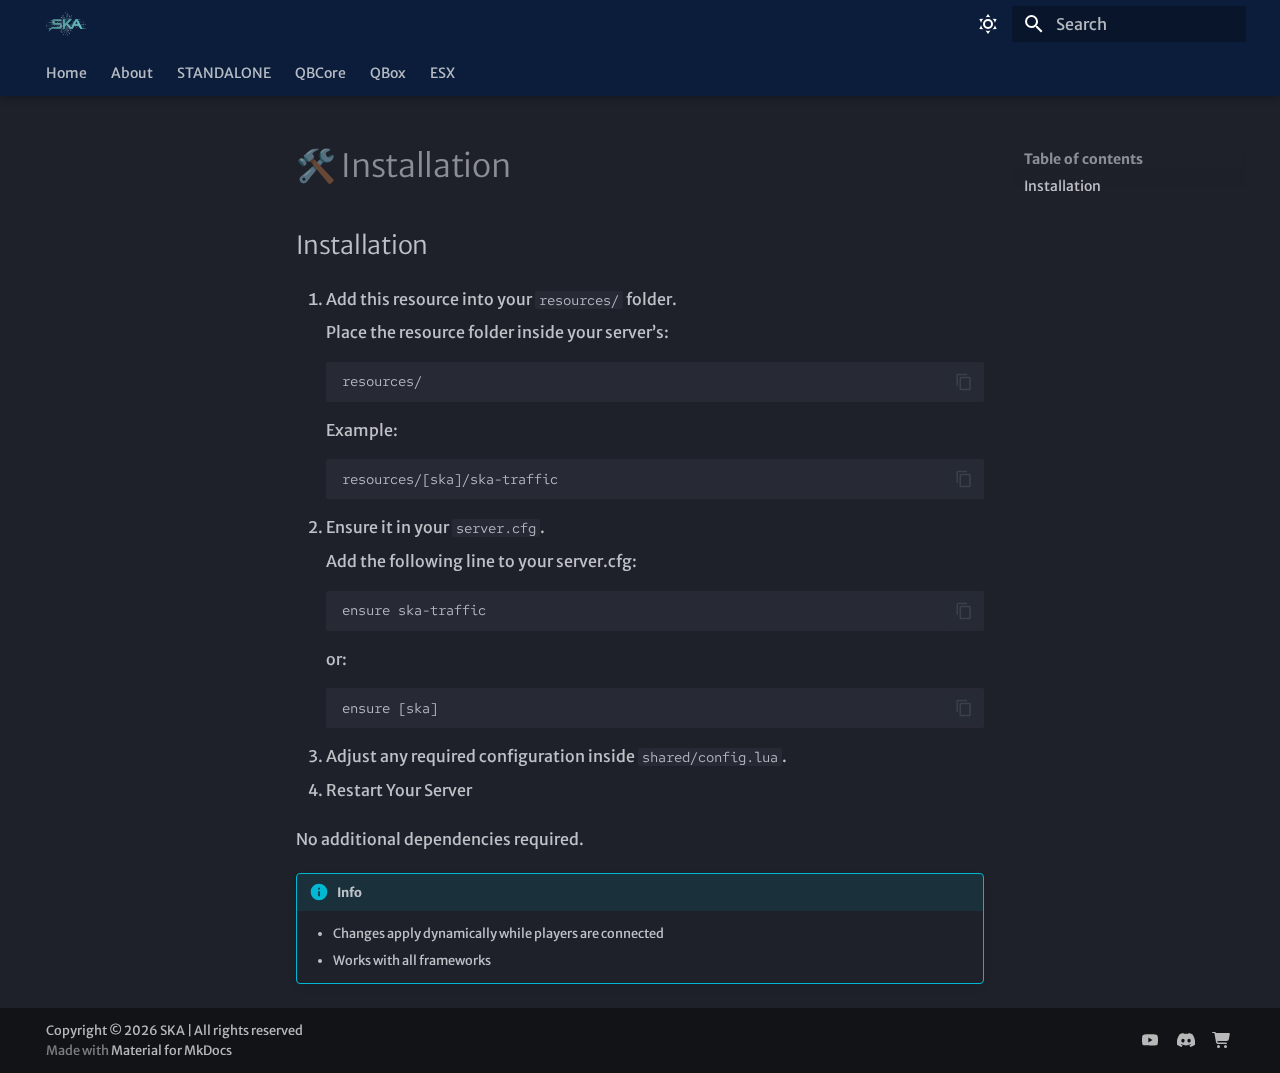
<file: STANDALONE/ska-traffic/Installation/index.html>
<!doctype html>
<html lang="en" class="no-js">
  <head>
    
      <meta charset="utf-8">
      <meta name="viewport" content="width=device-width,initial-scale=1">
      
      
      
        <link rel="canonical" href="https://ska.com/STANDALONE/ska-traffic/Installation/">
      
      
      
      
        
      
      
      <link rel="icon" href="../../../assets/logo.png">
      <meta name="generator" content="mkdocs-1.6.1, mkdocs-material-9.7.3">
    
    
      
        <title>🛠️​ Installation - </title>
      
    
    
      <link rel="stylesheet" href="../../../assets/stylesheets/main.484c7ddc.min.css">
      
        
        <link rel="stylesheet" href="../../../assets/stylesheets/palette.ab4e12ef.min.css">
      
      


    
    
      
    
    
      
        
        
        <link rel="preconnect" href="https://fonts.gstatic.com" crossorigin>
        <link rel="stylesheet" href="https://fonts.googleapis.com/css?family=Merriweather+Sans:300,300i,400,400i,700,700i%7CRed+Hat+Mono:400,400i,700,700i&display=fallback">
        <style>:root{--md-text-font:"Merriweather Sans";--md-code-font:"Red Hat Mono"}</style>
      
    
    
      <link rel="stylesheet" href="../../../stylesheets/extra.css">
    
    <script>__md_scope=new URL("../../..",location),__md_hash=e=>[...e].reduce(((e,_)=>(e<<5)-e+_.charCodeAt(0)),0),__md_get=(e,_=localStorage,t=__md_scope)=>JSON.parse(_.getItem(t.pathname+"."+e)),__md_set=(e,_,t=localStorage,a=__md_scope)=>{try{t.setItem(a.pathname+"."+e,JSON.stringify(_))}catch(e){}}</script>
    
      

    
    
  </head>
  
  
    
    
      
    
    
    
    
    <body dir="ltr" data-md-color-scheme="slate" data-md-color-primary="custom" data-md-color-accent="custom">
  
    
    <input class="md-toggle" data-md-toggle="drawer" type="checkbox" id="__drawer" autocomplete="off">
    <input class="md-toggle" data-md-toggle="search" type="checkbox" id="__search" autocomplete="off">
    <label class="md-overlay" for="__drawer"></label>
    <div data-md-component="skip">
      
        
        <a href="#installation" class="md-skip">
          Skip to content
        </a>
      
    </div>
    <div data-md-component="announce">
      
    </div>
    
    
      

  

<header class="md-header md-header--shadow md-header--lifted" data-md-component="header">
  <nav class="md-header__inner md-grid" aria-label="Header">
    <a href="../../.." title="" class="md-header__button md-logo" aria-label="" data-md-component="logo">
      
  <img src="../../../assets/logo.png" alt="logo">

    </a>
    <label class="md-header__button md-icon" for="__drawer">
      
      <svg xmlns="http://www.w3.org/2000/svg" viewBox="0 0 24 24"><path d="M3 6h18v2H3zm0 5h18v2H3zm0 5h18v2H3z"/></svg>
    </label>
    <div class="md-header__title" data-md-component="header-title">
      <div class="md-header__ellipsis">
        <div class="md-header__topic">
          <span class="md-ellipsis">
            
          </span>
        </div>
        <div class="md-header__topic" data-md-component="header-topic">
          <span class="md-ellipsis">
            
              🛠️​ Installation
            
          </span>
        </div>
      </div>
    </div>
    
      
        <form class="md-header__option" data-md-component="palette">
  
    
    
    
    <input class="md-option" data-md-color-media="" data-md-color-scheme="slate" data-md-color-primary="custom" data-md-color-accent="custom"  aria-label="Dark mode"  type="radio" name="__palette" id="__palette_0">
    
      <label class="md-header__button md-icon" title="Dark mode" for="__palette_1" hidden>
        <svg xmlns="http://www.w3.org/2000/svg" viewBox="0 0 24 24"><path d="M12 7a5 5 0 0 1 5 5 5 5 0 0 1-5 5 5 5 0 0 1-5-5 5 5 0 0 1 5-5m0 2a3 3 0 0 0-3 3 3 3 0 0 0 3 3 3 3 0 0 0 3-3 3 3 0 0 0-3-3m0-7 2.39 3.42C13.65 5.15 12.84 5 12 5s-1.65.15-2.39.42zM3.34 7l4.16-.35A7.2 7.2 0 0 0 5.94 8.5c-.44.74-.69 1.5-.83 2.29zm.02 10 1.76-3.77a7.131 7.131 0 0 0 2.38 4.14zM20.65 7l-1.77 3.79a7.02 7.02 0 0 0-2.38-4.15zm-.01 10-4.14.36c.59-.51 1.12-1.14 1.54-1.86.42-.73.69-1.5.83-2.29zM12 22l-2.41-3.44c.74.27 1.55.44 2.41.44.82 0 1.63-.17 2.37-.44z"/></svg>
      </label>
    
  
    
    
    
    <input class="md-option" data-md-color-media="" data-md-color-scheme="default" data-md-color-primary="custom" data-md-color-accent="custom"  aria-label="Light mode"  type="radio" name="__palette" id="__palette_1">
    
      <label class="md-header__button md-icon" title="Light mode" for="__palette_0" hidden>
        <svg xmlns="http://www.w3.org/2000/svg" viewBox="0 0 24 24"><path d="m17.75 4.09-2.53 1.94.91 3.06-2.63-1.81-2.63 1.81.91-3.06-2.53-1.94L12.44 4l1.06-3 1.06 3zm3.5 6.91-1.64 1.25.59 1.98-1.7-1.17-1.7 1.17.59-1.98L15.75 11l2.06-.05L18.5 9l.69 1.95zm-2.28 4.95c.83-.08 1.72 1.1 1.19 1.85-.32.45-.66.87-1.08 1.27C15.17 23 8.84 23 4.94 19.07c-3.91-3.9-3.91-10.24 0-14.14.4-.4.82-.76 1.27-1.08.75-.53 1.93.36 1.85 1.19-.27 2.86.69 5.83 2.89 8.02a9.96 9.96 0 0 0 8.02 2.89m-1.64 2.02a12.08 12.08 0 0 1-7.8-3.47c-2.17-2.19-3.33-5-3.49-7.82-2.81 3.14-2.7 7.96.31 10.98 3.02 3.01 7.84 3.12 10.98.31"/></svg>
      </label>
    
  
</form>
      
    
    
      <script>var palette=__md_get("__palette");if(palette&&palette.color){if("(prefers-color-scheme)"===palette.color.media){var media=matchMedia("(prefers-color-scheme: light)"),input=document.querySelector(media.matches?"[data-md-color-media='(prefers-color-scheme: light)']":"[data-md-color-media='(prefers-color-scheme: dark)']");palette.color.media=input.getAttribute("data-md-color-media"),palette.color.scheme=input.getAttribute("data-md-color-scheme"),palette.color.primary=input.getAttribute("data-md-color-primary"),palette.color.accent=input.getAttribute("data-md-color-accent")}for(var[key,value]of Object.entries(palette.color))document.body.setAttribute("data-md-color-"+key,value)}</script>
    
    
    
      
      
        <label class="md-header__button md-icon" for="__search">
          
          <svg xmlns="http://www.w3.org/2000/svg" viewBox="0 0 24 24"><path d="M9.5 3A6.5 6.5 0 0 1 16 9.5c0 1.61-.59 3.09-1.56 4.23l.27.27h.79l5 5-1.5 1.5-5-5v-.79l-.27-.27A6.52 6.52 0 0 1 9.5 16 6.5 6.5 0 0 1 3 9.5 6.5 6.5 0 0 1 9.5 3m0 2C7 5 5 7 5 9.5S7 14 9.5 14 14 12 14 9.5 12 5 9.5 5"/></svg>
        </label>
        <div class="md-search" data-md-component="search" role="dialog">
  <label class="md-search__overlay" for="__search"></label>
  <div class="md-search__inner" role="search">
    <form class="md-search__form" name="search">
      <input type="text" class="md-search__input" name="query" aria-label="Search" placeholder="Search" autocapitalize="off" autocorrect="off" autocomplete="off" spellcheck="false" data-md-component="search-query" required>
      <label class="md-search__icon md-icon" for="__search">
        
        <svg xmlns="http://www.w3.org/2000/svg" viewBox="0 0 24 24"><path d="M9.5 3A6.5 6.5 0 0 1 16 9.5c0 1.61-.59 3.09-1.56 4.23l.27.27h.79l5 5-1.5 1.5-5-5v-.79l-.27-.27A6.52 6.52 0 0 1 9.5 16 6.5 6.5 0 0 1 3 9.5 6.5 6.5 0 0 1 9.5 3m0 2C7 5 5 7 5 9.5S7 14 9.5 14 14 12 14 9.5 12 5 9.5 5"/></svg>
        
        <svg xmlns="http://www.w3.org/2000/svg" viewBox="0 0 24 24"><path d="M20 11v2H8l5.5 5.5-1.42 1.42L4.16 12l7.92-7.92L13.5 5.5 8 11z"/></svg>
      </label>
      <nav class="md-search__options" aria-label="Search">
        
        <button type="reset" class="md-search__icon md-icon" title="Clear" aria-label="Clear" tabindex="-1">
          
          <svg xmlns="http://www.w3.org/2000/svg" viewBox="0 0 24 24"><path d="M19 6.41 17.59 5 12 10.59 6.41 5 5 6.41 10.59 12 5 17.59 6.41 19 12 13.41 17.59 19 19 17.59 13.41 12z"/></svg>
        </button>
      </nav>
      
    </form>
    <div class="md-search__output">
      <div class="md-search__scrollwrap" tabindex="0" data-md-scrollfix>
        <div class="md-search-result" data-md-component="search-result">
          <div class="md-search-result__meta">
            Initializing search
          </div>
          <ol class="md-search-result__list" role="presentation"></ol>
        </div>
      </div>
    </div>
  </div>
</div>
      
    
    
  </nav>
  
    
      
<nav class="md-tabs" aria-label="Tabs" data-md-component="tabs">
  <div class="md-grid">
    <ul class="md-tabs__list">
      
        
  
  
  
  
    <li class="md-tabs__item">
      <a href="../../.." class="md-tabs__link">
        
  
  
    
  
  Home

      </a>
    </li>
  

      
        
  
  
  
  
    <li class="md-tabs__item">
      <a href="../../../about/" class="md-tabs__link">
        
  
  
    
  
  About

      </a>
    </li>
  

      
        
  
  
  
  
    
    
      <li class="md-tabs__item">
        <a href="../Traffic/" class="md-tabs__link">
          
  
  
    
  
  STANDALONE

        </a>
      </li>
    
  

      
        
  
  
  
  
    
    
      <li class="md-tabs__item">
        <a href="../../../QBCore/ska-solar/Solar/" class="md-tabs__link">
          
  
  
    
  
  QBCore

        </a>
      </li>
    
  

      
        
  
  
  
  
    
    
      <li class="md-tabs__item">
        <a href="../../../QBox/ska-solar/Solar/" class="md-tabs__link">
          
  
  
    
  
  QBox

        </a>
      </li>
    
  

      
        
  
  
  
  
    
    
      <li class="md-tabs__item">
        <a href="../../../ESX/ska-solar/Solar/" class="md-tabs__link">
          
  
  
    
  
  ESX

        </a>
      </li>
    
  

      
    </ul>
  </div>
</nav>
    
  
</header>
    
    <div class="md-container" data-md-component="container">
      
      
        
      
      <main class="md-main" data-md-component="main">
        <div class="md-main__inner md-grid">
          
            
              
              <div class="md-sidebar md-sidebar--primary" data-md-component="sidebar" data-md-type="navigation" >
                <div class="md-sidebar__scrollwrap">
                  <div class="md-sidebar__inner">
                    


  


<nav class="md-nav md-nav--primary md-nav--lifted" aria-label="Navigation" data-md-level="0">
  <label class="md-nav__title" for="__drawer">
    <a href="../../.." title="" class="md-nav__button md-logo" aria-label="" data-md-component="logo">
      
  <img src="../../../assets/logo.png" alt="logo">

    </a>
    
  </label>
  
  <ul class="md-nav__list" data-md-scrollfix>
    
      
      
  
  
  
  
    <li class="md-nav__item">
      <a href="../../.." class="md-nav__link">
        
  
  
  <span class="md-ellipsis">
    
  
    Home
  

    
  </span>
  
  

      </a>
    </li>
  

    
      
      
  
  
  
  
    <li class="md-nav__item">
      <a href="../../../about/" class="md-nav__link">
        
  
  
  <span class="md-ellipsis">
    
  
    About
  

    
  </span>
  
  

      </a>
    </li>
  

    
      
      
  
  
  
  
    
    
      
        
      
        
      
    
    
    
      
      
        
      
    
    
    <li class="md-nav__item md-nav__item--nested">
      
        
        
          
        
        <input class="md-nav__toggle md-toggle md-toggle--indeterminate" type="checkbox" id="__nav_3" >
        
          
          <label class="md-nav__link" for="__nav_3" id="__nav_3_label" tabindex="0">
            
  
  
  <span class="md-ellipsis">
    
  
    STANDALONE
  

    
  </span>
  
  

            <span class="md-nav__icon md-icon"></span>
          </label>
        
        <nav class="md-nav" data-md-level="1" aria-labelledby="__nav_3_label" aria-expanded="false">
          <label class="md-nav__title" for="__nav_3">
            <span class="md-nav__icon md-icon"></span>
            
  
    STANDALONE
  

          </label>
          <ul class="md-nav__list" data-md-scrollfix>
            
              
                
  
  
  
  
    <li class="md-nav__item">
      <a href="../Traffic/" class="md-nav__link">
        
  
  
  <span class="md-ellipsis">
    
  
    ska-traffic
  

    
  </span>
  
  

      </a>
    </li>
  

              
            
              
                
  
  
  
  
    <li class="md-nav__item">
      <a href="../../ska-props/props/" class="md-nav__link">
        
  
  
  <span class="md-ellipsis">
    
  
    ska-props
  

    
  </span>
  
  

      </a>
    </li>
  

              
            
          </ul>
        </nav>
      
    </li>
  

    
      
      
  
  
  
  
    
    
      
        
      
    
    
    
      
      
        
      
    
    
    <li class="md-nav__item md-nav__item--nested">
      
        
        
          
        
        <input class="md-nav__toggle md-toggle md-toggle--indeterminate" type="checkbox" id="__nav_4" >
        
          
          <label class="md-nav__link" for="__nav_4" id="__nav_4_label" tabindex="0">
            
  
  
  <span class="md-ellipsis">
    
  
    QBCore
  

    
  </span>
  
  

            <span class="md-nav__icon md-icon"></span>
          </label>
        
        <nav class="md-nav" data-md-level="1" aria-labelledby="__nav_4_label" aria-expanded="false">
          <label class="md-nav__title" for="__nav_4">
            <span class="md-nav__icon md-icon"></span>
            
  
    QBCore
  

          </label>
          <ul class="md-nav__list" data-md-scrollfix>
            
              
                
  
  
  
  
    <li class="md-nav__item">
      <a href="../../../QBCore/ska-solar/Solar/" class="md-nav__link">
        
  
  
  <span class="md-ellipsis">
    
  
    ska-solar
  

    
  </span>
  
  

      </a>
    </li>
  

              
            
          </ul>
        </nav>
      
    </li>
  

    
      
      
  
  
  
  
    
    
      
        
      
    
    
    
      
      
        
      
    
    
    <li class="md-nav__item md-nav__item--nested">
      
        
        
          
        
        <input class="md-nav__toggle md-toggle md-toggle--indeterminate" type="checkbox" id="__nav_5" >
        
          
          <label class="md-nav__link" for="__nav_5" id="__nav_5_label" tabindex="0">
            
  
  
  <span class="md-ellipsis">
    
  
    QBox
  

    
  </span>
  
  

            <span class="md-nav__icon md-icon"></span>
          </label>
        
        <nav class="md-nav" data-md-level="1" aria-labelledby="__nav_5_label" aria-expanded="false">
          <label class="md-nav__title" for="__nav_5">
            <span class="md-nav__icon md-icon"></span>
            
  
    QBox
  

          </label>
          <ul class="md-nav__list" data-md-scrollfix>
            
              
                
  
  
  
  
    <li class="md-nav__item">
      <a href="../../../QBox/ska-solar/Solar/" class="md-nav__link">
        
  
  
  <span class="md-ellipsis">
    
  
    ska-solar
  

    
  </span>
  
  

      </a>
    </li>
  

              
            
          </ul>
        </nav>
      
    </li>
  

    
      
      
  
  
  
  
    
    
      
        
      
    
    
    
      
      
        
      
    
    
    <li class="md-nav__item md-nav__item--nested">
      
        
        
          
        
        <input class="md-nav__toggle md-toggle md-toggle--indeterminate" type="checkbox" id="__nav_6" >
        
          
          <label class="md-nav__link" for="__nav_6" id="__nav_6_label" tabindex="0">
            
  
  
  <span class="md-ellipsis">
    
  
    ESX
  

    
  </span>
  
  

            <span class="md-nav__icon md-icon"></span>
          </label>
        
        <nav class="md-nav" data-md-level="1" aria-labelledby="__nav_6_label" aria-expanded="false">
          <label class="md-nav__title" for="__nav_6">
            <span class="md-nav__icon md-icon"></span>
            
  
    ESX
  

          </label>
          <ul class="md-nav__list" data-md-scrollfix>
            
              
                
  
  
  
  
    <li class="md-nav__item">
      <a href="../../../ESX/ska-solar/Solar/" class="md-nav__link">
        
  
  
  <span class="md-ellipsis">
    
  
    ska-solar
  

    
  </span>
  
  

      </a>
    </li>
  

              
            
          </ul>
        </nav>
      
    </li>
  

    
  </ul>
</nav>
                  </div>
                </div>
              </div>
            
            
              
              <div class="md-sidebar md-sidebar--secondary" data-md-component="sidebar" data-md-type="toc" >
                <div class="md-sidebar__scrollwrap">
                  <div class="md-sidebar__inner">
                    

<nav class="md-nav md-nav--secondary" aria-label="Table of contents">
  
  
  
    
  
  
    <label class="md-nav__title" for="__toc">
      <span class="md-nav__icon md-icon"></span>
      Table of contents
    </label>
    <ul class="md-nav__list" data-md-component="toc" data-md-scrollfix>
      
        <li class="md-nav__item">
  <a href="#installation_1" class="md-nav__link">
    <span class="md-ellipsis">
      
        <span class="md-typeset">
          Installation
        </span>
      
    </span>
  </a>
  
</li>
      
    </ul>
  
</nav>
                  </div>
                </div>
              </div>
            
          
          
            <div class="md-content" data-md-component="content">
              
              <article class="md-content__inner md-typeset">
                
                  



<h1 id="installation">🛠️​ Installation</h1>
<h2 id="installation_1">Installation</h2>
<ol>
<li>
<p>Add this resource into your <code>resources/</code> folder.</p>
<p>Place the resource folder inside your server’s:
<div class="language-text highlight"><pre><span></span><code><span id="__span-0-1"><a id="__codelineno-0-1" name="__codelineno-0-1" href="#__codelineno-0-1"></a>resources/
</span></code></pre></div>
Example:
<div class="language-text highlight"><pre><span></span><code><span id="__span-1-1"><a id="__codelineno-1-1" name="__codelineno-1-1" href="#__codelineno-1-1"></a>resources/[ska]/ska-traffic
</span></code></pre></div></p>
</li>
<li>
<p>Ensure it in your <code>server.cfg</code>.</p>
<p>Add the following line to your server.cfg:
<div class="language-text highlight"><pre><span></span><code><span id="__span-2-1"><a id="__codelineno-2-1" name="__codelineno-2-1" href="#__codelineno-2-1"></a>ensure ska-traffic
</span></code></pre></div>
or:
<div class="language-text highlight"><pre><span></span><code><span id="__span-3-1"><a id="__codelineno-3-1" name="__codelineno-3-1" href="#__codelineno-3-1"></a>ensure [ska]
</span></code></pre></div></p>
</li>
<li>
<p>Adjust any required configuration inside <code>shared/config.lua</code>.</p>
</li>
<li>
<p>Restart Your Server</p>
</li>
</ol>
<p>No additional dependencies required.</p>
<div class="admonition info">
<p class="admonition-title">Info</p>
<ul>
<li>Changes apply dynamically while players are connected</li>
<li>Works with all frameworks</li>
</ul>
</div>












                
              </article>
            </div>
          
          
<script>var target=document.getElementById(location.hash.slice(1));target&&target.name&&(target.checked=target.name.startsWith("__tabbed_"))</script>
        </div>
        
          <button type="button" class="md-top md-icon" data-md-component="top" hidden>
  
  <svg xmlns="http://www.w3.org/2000/svg" viewBox="0 0 24 24"><path d="M13 20h-2V8l-5.5 5.5-1.42-1.42L12 4.16l7.92 7.92-1.42 1.42L13 8z"/></svg>
  Back to top
</button>
        
      </main>
      
        <footer class="md-footer">
  
    
  
  <div class="md-footer-meta md-typeset">
    <div class="md-footer-meta__inner md-grid">
      <div class="md-copyright">
  
    <div class="md-copyright__highlight">
      Copyright &copy; 2026 SKA | All rights reserved
    </div>
  
  
    Made with
    <a href="https://squidfunk.github.io/mkdocs-material/" target="_blank" rel="noopener">
      Material for MkDocs
    </a>
  
</div>
      
        
<div class="md-social">
  
    
    
    
    
      
      
    
    <a href="https://www.youtube.com/@SKA_development" target="_blank" rel="noopener" title="www.youtube.com" class="md-social__link">
      <svg xmlns="http://www.w3.org/2000/svg" viewBox="0 0 24 24"><path d="M23.498 6.186a3.02 3.02 0 0 0-2.122-2.136C19.505 3.545 12 3.545 12 3.545s-7.505 0-9.377.505A3.02 3.02 0 0 0 .502 6.186C0 8.07 0 12 0 12s0 3.93.502 5.814a3.02 3.02 0 0 0 2.122 2.136c1.871.505 9.376.505 9.376.505s7.505 0 9.377-.505a3.02 3.02 0 0 0 2.122-2.136C24 15.93 24 12 24 12s0-3.93-.502-5.814M9.545 15.568V8.432L15.818 12z"/></svg>
    </a>
  
    
    
    
    
      
      
    
    <a href="https://discord.com/invite/4FWU2K5nPF" target="_blank" rel="noopener" title="discord.com" class="md-social__link">
      <svg xmlns="http://www.w3.org/2000/svg" viewBox="0 0 576 512"><!--! Font Awesome Free 7.1.0 by @fontawesome - https://fontawesome.com License - https://fontawesome.com/license/free (Icons: CC BY 4.0, Fonts: SIL OFL 1.1, Code: MIT License) Copyright 2025 Fonticons, Inc.--><path d="M492.5 69.8c-.2-.3-.4-.6-.8-.7-38.1-17.5-78.4-30-119.7-37.1-.4-.1-.8 0-1.1.1s-.6.4-.8.8c-5.5 9.9-10.5 20.2-14.9 30.6-44.6-6.8-89.9-6.8-134.4 0-4.5-10.5-9.5-20.7-15.1-30.6-.2-.3-.5-.6-.8-.8s-.7-.2-1.1-.2C162.5 39 122.2 51.5 84.1 69c-.3.1-.6.4-.8.7C7.1 183.5-13.8 294.6-3.6 404.2c0 .3.1.5.2.8s.3.4.5.6c44.4 32.9 94 58 146.8 74.2.4.1.8.1 1.1 0s.7-.4.9-.7c11.3-15.4 21.4-31.8 30-48.8.1-.2.2-.5.2-.8s0-.5-.1-.8-.2-.5-.4-.6-.4-.3-.7-.4c-15.8-6.1-31.2-13.4-45.9-21.9-.3-.2-.5-.4-.7-.6s-.3-.6-.3-.9 0-.6.2-.9.3-.5.6-.7c3.1-2.3 6.2-4.7 9.1-7.1.3-.2.6-.4.9-.4s.7 0 1 .1c96.2 43.9 200.4 43.9 295.5 0 .3-.1.7-.2 1-.2s.7.2.9.4c2.9 2.4 6 4.9 9.1 7.2.2.2.4.4.6.7s.2.6.2.9-.1.6-.3.9-.4.5-.6.6c-14.7 8.6-30 15.9-45.9 21.8-.2.1-.5.2-.7.4s-.3.4-.4.7-.1.5-.1.8.1.5.2.8c8.8 17 18.8 33.3 30 48.8.2.3.6.6.9.7s.8.1 1.1 0c52.9-16.2 102.6-41.3 147.1-74.2.2-.2.4-.4.5-.6s.2-.5.2-.8c12.3-126.8-20.5-236.9-86.9-334.5zm-302 267.7c-29 0-52.8-26.6-52.8-59.2s23.4-59.2 52.8-59.2c29.7 0 53.3 26.8 52.8 59.2 0 32.7-23.4 59.2-52.8 59.2m195.4 0c-29 0-52.8-26.6-52.8-59.2s23.4-59.2 52.8-59.2c29.7 0 53.3 26.8 52.8 59.2 0 32.7-23.2 59.2-52.8 59.2"/></svg>
    </a>
  
    
    
    
    
      
      
    
    <a href="https://ska-webstore.tebex.io/" target="_blank" rel="noopener" title="ska-webstore.tebex.io" class="md-social__link">
      <svg xmlns="http://www.w3.org/2000/svg" viewBox="0 0 640 512"><!--! Font Awesome Free 7.1.0 by @fontawesome - https://fontawesome.com License - https://fontawesome.com/license/free (Icons: CC BY 4.0, Fonts: SIL OFL 1.1, Code: MIT License) Copyright 2025 Fonticons, Inc.--><path d="M24-16C10.7-16 0-5.3 0 8s10.7 24 24 24h45.3c3.9 0 7.2 2.8 7.9 6.6l52.1 286.3c6.2 34.2 36 59.1 70.8 59.1H456c13.3 0 24-10.7 24-24s-10.7-24-24-24H200.1c-11.6 0-21.5-8.3-23.6-19.7l-5.1-28.3H475c30.8 0 57.2-21.9 62.9-52.2l31-165.9c3.7-19.7-11.4-37.9-31.5-37.9H124.7l-.4-2c-4.8-26.6-28-46-55.1-46zm184 528a48 48 0 1 0 0-96 48 48 0 1 0 0 96m224 0a48 48 0 1 0 0-96 48 48 0 1 0 0 96"/></svg>
    </a>
  
</div>
      
    </div>
  </div>
</footer>
      
    </div>
    <div class="md-dialog" data-md-component="dialog">
      <div class="md-dialog__inner md-typeset"></div>
    </div>
    
      <div class="md-progress" data-md-component="progress" role="progressbar"></div>
    
    
    
      
      
      <script id="__config" type="application/json">{"annotate": null, "base": "../../..", "features": ["navigation.footer", "navigation.instant", "navigation.instant.prefetch", "navigation.instant.progress", "navigation.tabs", "navigation.tabs.sticky", "navigation.sections", "navigation.indexes", "navigation.top", "navigation.tracking", "content.code.copy", "navigation.expand"], "search": "../../../assets/javascripts/workers/search.2c215733.min.js", "tags": null, "translations": {"clipboard.copied": "Copied to clipboard", "clipboard.copy": "Copy to clipboard", "search.result.more.one": "1 more on this page", "search.result.more.other": "# more on this page", "search.result.none": "No matching documents", "search.result.one": "1 matching document", "search.result.other": "# matching documents", "search.result.placeholder": "Type to start searching", "search.result.term.missing": "Missing", "select.version": "Select version"}, "version": null}</script>
    
    
      <script src="../../../assets/javascripts/bundle.79ae519e.min.js"></script>
      
    
  </body>
</html>
</file>
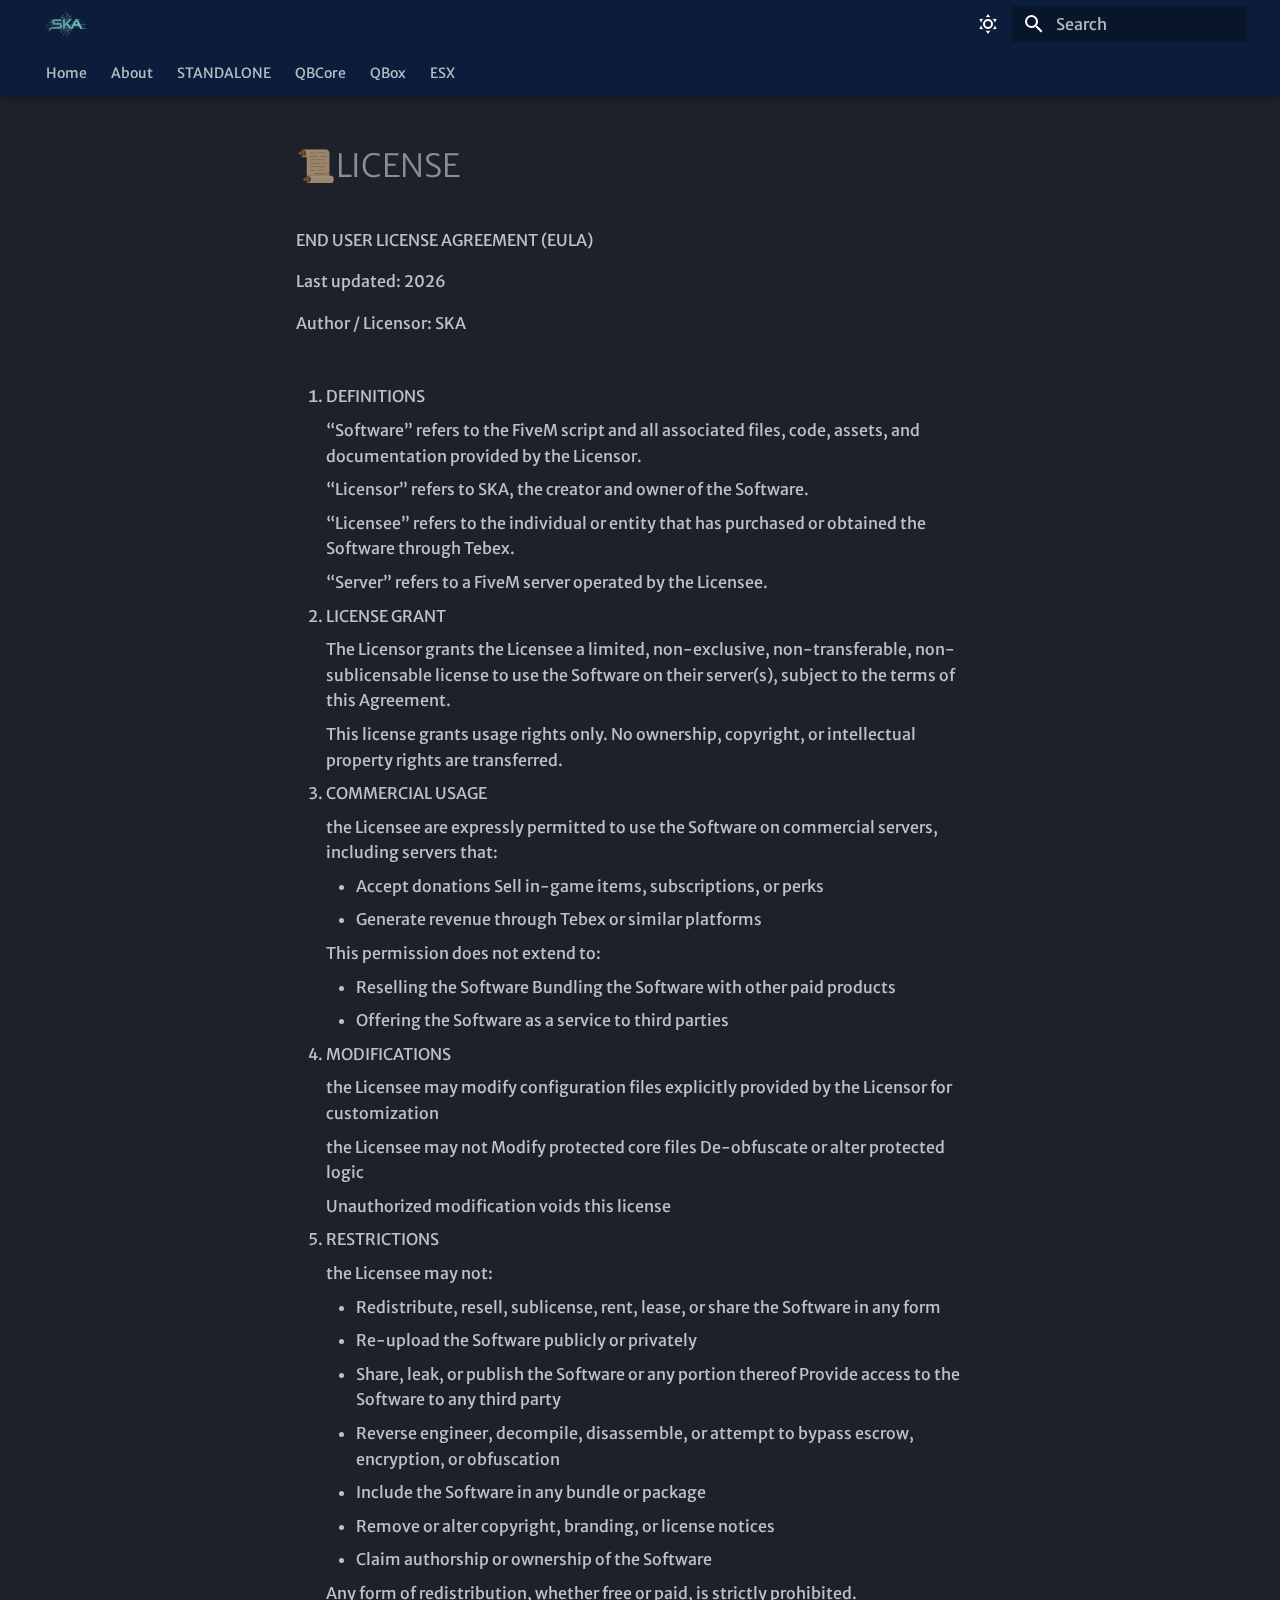
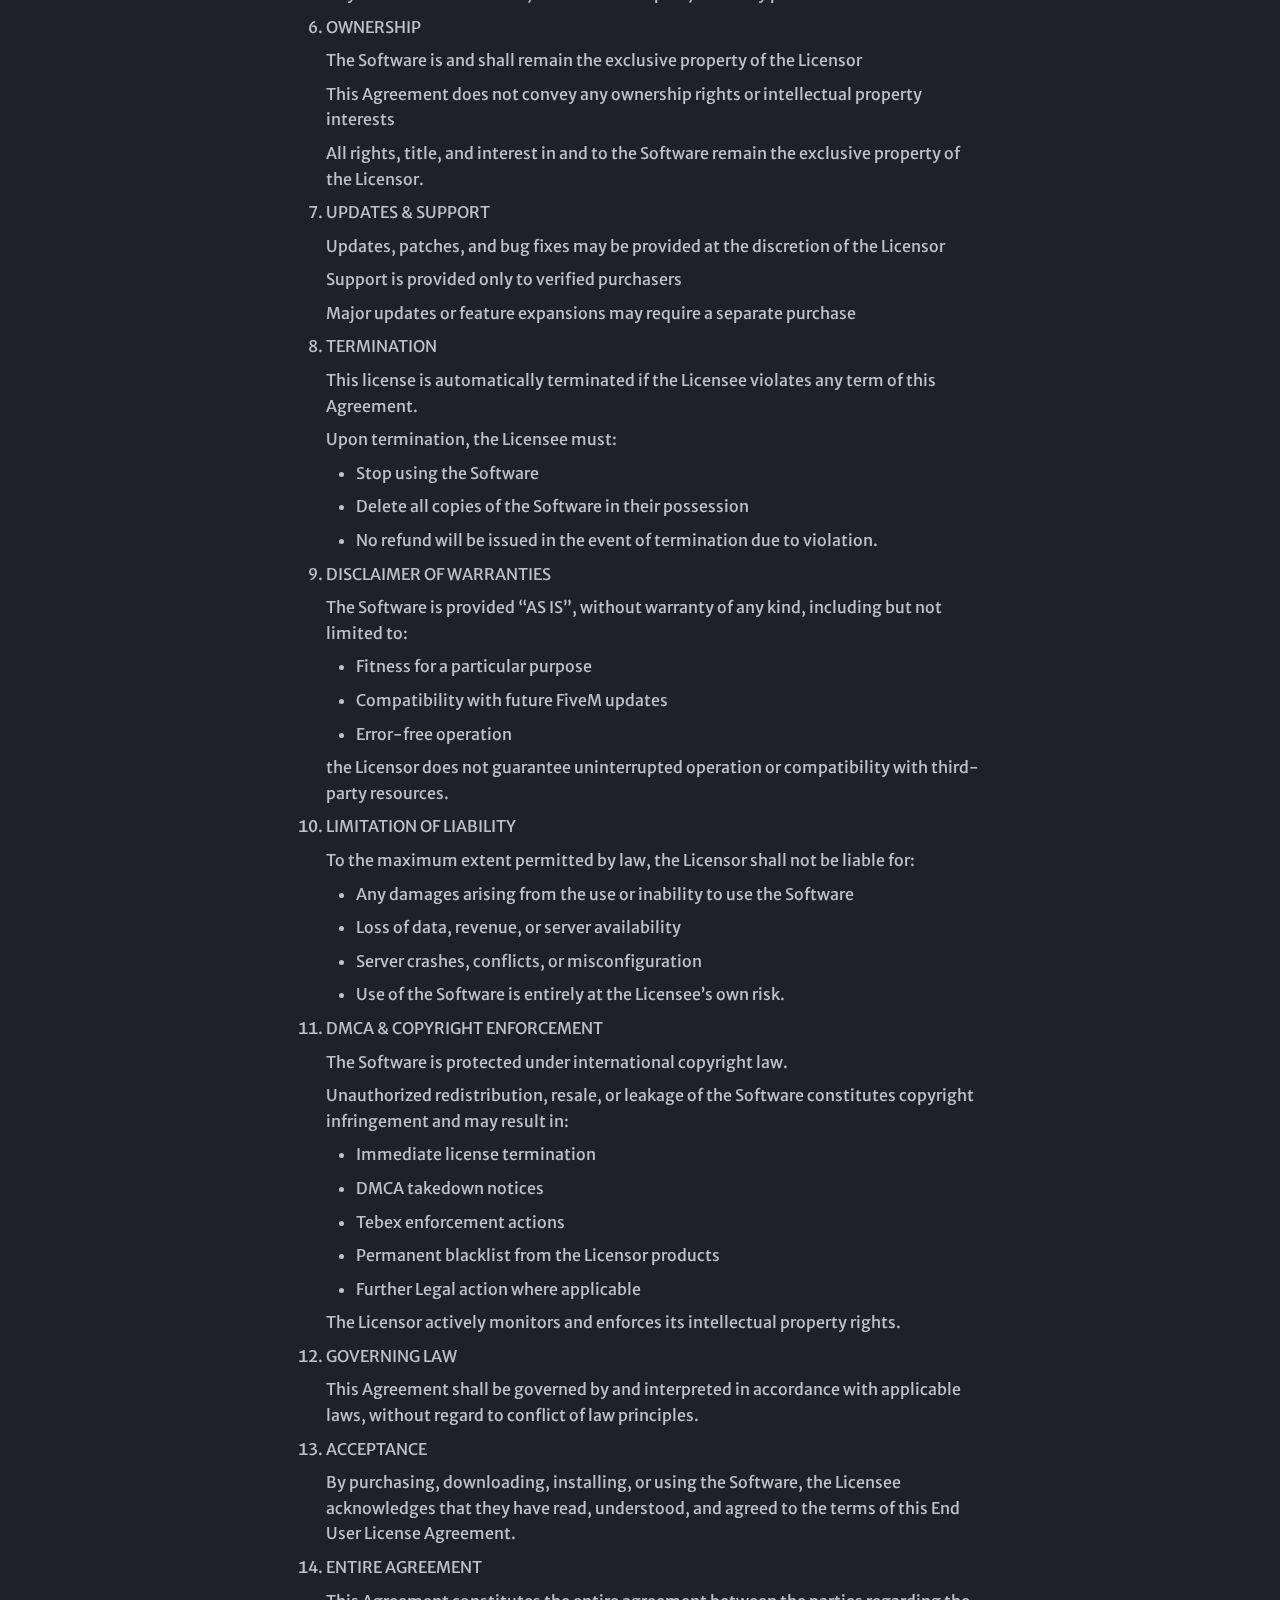
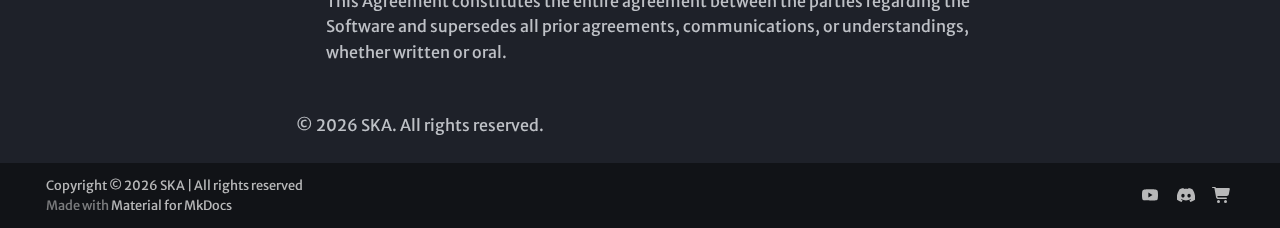
<file: STANDALONE/ska-traffic/LICENSE/index.html>
<!doctype html>
<html lang="en" class="no-js">
  <head>
    
      <meta charset="utf-8">
      <meta name="viewport" content="width=device-width,initial-scale=1">
      
      
      
        <link rel="canonical" href="https://ska.com/STANDALONE/ska-traffic/LICENSE/">
      
      
      
      
        
      
      
      <link rel="icon" href="../../../assets/logo.png">
      <meta name="generator" content="mkdocs-1.6.1, mkdocs-material-9.7.3">
    
    
      
        <title>📜LICENSE - </title>
      
    
    
      <link rel="stylesheet" href="../../../assets/stylesheets/main.484c7ddc.min.css">
      
        
        <link rel="stylesheet" href="../../../assets/stylesheets/palette.ab4e12ef.min.css">
      
      


    
    
      
    
    
      
        
        
        <link rel="preconnect" href="https://fonts.gstatic.com" crossorigin>
        <link rel="stylesheet" href="https://fonts.googleapis.com/css?family=Merriweather+Sans:300,300i,400,400i,700,700i%7CRed+Hat+Mono:400,400i,700,700i&display=fallback">
        <style>:root{--md-text-font:"Merriweather Sans";--md-code-font:"Red Hat Mono"}</style>
      
    
    
      <link rel="stylesheet" href="../../../stylesheets/extra.css">
    
    <script>__md_scope=new URL("../../..",location),__md_hash=e=>[...e].reduce(((e,_)=>(e<<5)-e+_.charCodeAt(0)),0),__md_get=(e,_=localStorage,t=__md_scope)=>JSON.parse(_.getItem(t.pathname+"."+e)),__md_set=(e,_,t=localStorage,a=__md_scope)=>{try{t.setItem(a.pathname+"."+e,JSON.stringify(_))}catch(e){}}</script>
    
      

    
    
  </head>
  
  
    
    
      
    
    
    
    
    <body dir="ltr" data-md-color-scheme="slate" data-md-color-primary="custom" data-md-color-accent="custom">
  
    
    <input class="md-toggle" data-md-toggle="drawer" type="checkbox" id="__drawer" autocomplete="off">
    <input class="md-toggle" data-md-toggle="search" type="checkbox" id="__search" autocomplete="off">
    <label class="md-overlay" for="__drawer"></label>
    <div data-md-component="skip">
      
        
        <a href="#license" class="md-skip">
          Skip to content
        </a>
      
    </div>
    <div data-md-component="announce">
      
    </div>
    
    
      

  

<header class="md-header md-header--shadow md-header--lifted" data-md-component="header">
  <nav class="md-header__inner md-grid" aria-label="Header">
    <a href="../../.." title="" class="md-header__button md-logo" aria-label="" data-md-component="logo">
      
  <img src="../../../assets/logo.png" alt="logo">

    </a>
    <label class="md-header__button md-icon" for="__drawer">
      
      <svg xmlns="http://www.w3.org/2000/svg" viewBox="0 0 24 24"><path d="M3 6h18v2H3zm0 5h18v2H3zm0 5h18v2H3z"/></svg>
    </label>
    <div class="md-header__title" data-md-component="header-title">
      <div class="md-header__ellipsis">
        <div class="md-header__topic">
          <span class="md-ellipsis">
            
          </span>
        </div>
        <div class="md-header__topic" data-md-component="header-topic">
          <span class="md-ellipsis">
            
              📜LICENSE
            
          </span>
        </div>
      </div>
    </div>
    
      
        <form class="md-header__option" data-md-component="palette">
  
    
    
    
    <input class="md-option" data-md-color-media="" data-md-color-scheme="slate" data-md-color-primary="custom" data-md-color-accent="custom"  aria-label="Dark mode"  type="radio" name="__palette" id="__palette_0">
    
      <label class="md-header__button md-icon" title="Dark mode" for="__palette_1" hidden>
        <svg xmlns="http://www.w3.org/2000/svg" viewBox="0 0 24 24"><path d="M12 7a5 5 0 0 1 5 5 5 5 0 0 1-5 5 5 5 0 0 1-5-5 5 5 0 0 1 5-5m0 2a3 3 0 0 0-3 3 3 3 0 0 0 3 3 3 3 0 0 0 3-3 3 3 0 0 0-3-3m0-7 2.39 3.42C13.65 5.15 12.84 5 12 5s-1.65.15-2.39.42zM3.34 7l4.16-.35A7.2 7.2 0 0 0 5.94 8.5c-.44.74-.69 1.5-.83 2.29zm.02 10 1.76-3.77a7.131 7.131 0 0 0 2.38 4.14zM20.65 7l-1.77 3.79a7.02 7.02 0 0 0-2.38-4.15zm-.01 10-4.14.36c.59-.51 1.12-1.14 1.54-1.86.42-.73.69-1.5.83-2.29zM12 22l-2.41-3.44c.74.27 1.55.44 2.41.44.82 0 1.63-.17 2.37-.44z"/></svg>
      </label>
    
  
    
    
    
    <input class="md-option" data-md-color-media="" data-md-color-scheme="default" data-md-color-primary="custom" data-md-color-accent="custom"  aria-label="Light mode"  type="radio" name="__palette" id="__palette_1">
    
      <label class="md-header__button md-icon" title="Light mode" for="__palette_0" hidden>
        <svg xmlns="http://www.w3.org/2000/svg" viewBox="0 0 24 24"><path d="m17.75 4.09-2.53 1.94.91 3.06-2.63-1.81-2.63 1.81.91-3.06-2.53-1.94L12.44 4l1.06-3 1.06 3zm3.5 6.91-1.64 1.25.59 1.98-1.7-1.17-1.7 1.17.59-1.98L15.75 11l2.06-.05L18.5 9l.69 1.95zm-2.28 4.95c.83-.08 1.72 1.1 1.19 1.85-.32.45-.66.87-1.08 1.27C15.17 23 8.84 23 4.94 19.07c-3.91-3.9-3.91-10.24 0-14.14.4-.4.82-.76 1.27-1.08.75-.53 1.93.36 1.85 1.19-.27 2.86.69 5.83 2.89 8.02a9.96 9.96 0 0 0 8.02 2.89m-1.64 2.02a12.08 12.08 0 0 1-7.8-3.47c-2.17-2.19-3.33-5-3.49-7.82-2.81 3.14-2.7 7.96.31 10.98 3.02 3.01 7.84 3.12 10.98.31"/></svg>
      </label>
    
  
</form>
      
    
    
      <script>var palette=__md_get("__palette");if(palette&&palette.color){if("(prefers-color-scheme)"===palette.color.media){var media=matchMedia("(prefers-color-scheme: light)"),input=document.querySelector(media.matches?"[data-md-color-media='(prefers-color-scheme: light)']":"[data-md-color-media='(prefers-color-scheme: dark)']");palette.color.media=input.getAttribute("data-md-color-media"),palette.color.scheme=input.getAttribute("data-md-color-scheme"),palette.color.primary=input.getAttribute("data-md-color-primary"),palette.color.accent=input.getAttribute("data-md-color-accent")}for(var[key,value]of Object.entries(palette.color))document.body.setAttribute("data-md-color-"+key,value)}</script>
    
    
    
      
      
        <label class="md-header__button md-icon" for="__search">
          
          <svg xmlns="http://www.w3.org/2000/svg" viewBox="0 0 24 24"><path d="M9.5 3A6.5 6.5 0 0 1 16 9.5c0 1.61-.59 3.09-1.56 4.23l.27.27h.79l5 5-1.5 1.5-5-5v-.79l-.27-.27A6.52 6.52 0 0 1 9.5 16 6.5 6.5 0 0 1 3 9.5 6.5 6.5 0 0 1 9.5 3m0 2C7 5 5 7 5 9.5S7 14 9.5 14 14 12 14 9.5 12 5 9.5 5"/></svg>
        </label>
        <div class="md-search" data-md-component="search" role="dialog">
  <label class="md-search__overlay" for="__search"></label>
  <div class="md-search__inner" role="search">
    <form class="md-search__form" name="search">
      <input type="text" class="md-search__input" name="query" aria-label="Search" placeholder="Search" autocapitalize="off" autocorrect="off" autocomplete="off" spellcheck="false" data-md-component="search-query" required>
      <label class="md-search__icon md-icon" for="__search">
        
        <svg xmlns="http://www.w3.org/2000/svg" viewBox="0 0 24 24"><path d="M9.5 3A6.5 6.5 0 0 1 16 9.5c0 1.61-.59 3.09-1.56 4.23l.27.27h.79l5 5-1.5 1.5-5-5v-.79l-.27-.27A6.52 6.52 0 0 1 9.5 16 6.5 6.5 0 0 1 3 9.5 6.5 6.5 0 0 1 9.5 3m0 2C7 5 5 7 5 9.5S7 14 9.5 14 14 12 14 9.5 12 5 9.5 5"/></svg>
        
        <svg xmlns="http://www.w3.org/2000/svg" viewBox="0 0 24 24"><path d="M20 11v2H8l5.5 5.5-1.42 1.42L4.16 12l7.92-7.92L13.5 5.5 8 11z"/></svg>
      </label>
      <nav class="md-search__options" aria-label="Search">
        
        <button type="reset" class="md-search__icon md-icon" title="Clear" aria-label="Clear" tabindex="-1">
          
          <svg xmlns="http://www.w3.org/2000/svg" viewBox="0 0 24 24"><path d="M19 6.41 17.59 5 12 10.59 6.41 5 5 6.41 10.59 12 5 17.59 6.41 19 12 13.41 17.59 19 19 17.59 13.41 12z"/></svg>
        </button>
      </nav>
      
    </form>
    <div class="md-search__output">
      <div class="md-search__scrollwrap" tabindex="0" data-md-scrollfix>
        <div class="md-search-result" data-md-component="search-result">
          <div class="md-search-result__meta">
            Initializing search
          </div>
          <ol class="md-search-result__list" role="presentation"></ol>
        </div>
      </div>
    </div>
  </div>
</div>
      
    
    
  </nav>
  
    
      
<nav class="md-tabs" aria-label="Tabs" data-md-component="tabs">
  <div class="md-grid">
    <ul class="md-tabs__list">
      
        
  
  
  
  
    <li class="md-tabs__item">
      <a href="../../.." class="md-tabs__link">
        
  
  
    
  
  Home

      </a>
    </li>
  

      
        
  
  
  
  
    <li class="md-tabs__item">
      <a href="../../../about/" class="md-tabs__link">
        
  
  
    
  
  About

      </a>
    </li>
  

      
        
  
  
  
  
    
    
      <li class="md-tabs__item">
        <a href="../Traffic/" class="md-tabs__link">
          
  
  
    
  
  STANDALONE

        </a>
      </li>
    
  

      
        
  
  
  
  
    
    
      <li class="md-tabs__item">
        <a href="../../../QBCore/ska-solar/Solar/" class="md-tabs__link">
          
  
  
    
  
  QBCore

        </a>
      </li>
    
  

      
        
  
  
  
  
    
    
      <li class="md-tabs__item">
        <a href="../../../QBox/ska-solar/Solar/" class="md-tabs__link">
          
  
  
    
  
  QBox

        </a>
      </li>
    
  

      
        
  
  
  
  
    
    
      <li class="md-tabs__item">
        <a href="../../../ESX/ska-solar/Solar/" class="md-tabs__link">
          
  
  
    
  
  ESX

        </a>
      </li>
    
  

      
    </ul>
  </div>
</nav>
    
  
</header>
    
    <div class="md-container" data-md-component="container">
      
      
        
      
      <main class="md-main" data-md-component="main">
        <div class="md-main__inner md-grid">
          
            
              
              <div class="md-sidebar md-sidebar--primary" data-md-component="sidebar" data-md-type="navigation" >
                <div class="md-sidebar__scrollwrap">
                  <div class="md-sidebar__inner">
                    


  


<nav class="md-nav md-nav--primary md-nav--lifted" aria-label="Navigation" data-md-level="0">
  <label class="md-nav__title" for="__drawer">
    <a href="../../.." title="" class="md-nav__button md-logo" aria-label="" data-md-component="logo">
      
  <img src="../../../assets/logo.png" alt="logo">

    </a>
    
  </label>
  
  <ul class="md-nav__list" data-md-scrollfix>
    
      
      
  
  
  
  
    <li class="md-nav__item">
      <a href="../../.." class="md-nav__link">
        
  
  
  <span class="md-ellipsis">
    
  
    Home
  

    
  </span>
  
  

      </a>
    </li>
  

    
      
      
  
  
  
  
    <li class="md-nav__item">
      <a href="../../../about/" class="md-nav__link">
        
  
  
  <span class="md-ellipsis">
    
  
    About
  

    
  </span>
  
  

      </a>
    </li>
  

    
      
      
  
  
  
  
    
    
      
        
      
        
      
    
    
    
      
      
        
      
    
    
    <li class="md-nav__item md-nav__item--nested">
      
        
        
          
        
        <input class="md-nav__toggle md-toggle md-toggle--indeterminate" type="checkbox" id="__nav_3" >
        
          
          <label class="md-nav__link" for="__nav_3" id="__nav_3_label" tabindex="0">
            
  
  
  <span class="md-ellipsis">
    
  
    STANDALONE
  

    
  </span>
  
  

            <span class="md-nav__icon md-icon"></span>
          </label>
        
        <nav class="md-nav" data-md-level="1" aria-labelledby="__nav_3_label" aria-expanded="false">
          <label class="md-nav__title" for="__nav_3">
            <span class="md-nav__icon md-icon"></span>
            
  
    STANDALONE
  

          </label>
          <ul class="md-nav__list" data-md-scrollfix>
            
              
                
  
  
  
  
    <li class="md-nav__item">
      <a href="../Traffic/" class="md-nav__link">
        
  
  
  <span class="md-ellipsis">
    
  
    ska-traffic
  

    
  </span>
  
  

      </a>
    </li>
  

              
            
              
                
  
  
  
  
    <li class="md-nav__item">
      <a href="../../ska-props/props/" class="md-nav__link">
        
  
  
  <span class="md-ellipsis">
    
  
    ska-props
  

    
  </span>
  
  

      </a>
    </li>
  

              
            
          </ul>
        </nav>
      
    </li>
  

    
      
      
  
  
  
  
    
    
      
        
      
    
    
    
      
      
        
      
    
    
    <li class="md-nav__item md-nav__item--nested">
      
        
        
          
        
        <input class="md-nav__toggle md-toggle md-toggle--indeterminate" type="checkbox" id="__nav_4" >
        
          
          <label class="md-nav__link" for="__nav_4" id="__nav_4_label" tabindex="0">
            
  
  
  <span class="md-ellipsis">
    
  
    QBCore
  

    
  </span>
  
  

            <span class="md-nav__icon md-icon"></span>
          </label>
        
        <nav class="md-nav" data-md-level="1" aria-labelledby="__nav_4_label" aria-expanded="false">
          <label class="md-nav__title" for="__nav_4">
            <span class="md-nav__icon md-icon"></span>
            
  
    QBCore
  

          </label>
          <ul class="md-nav__list" data-md-scrollfix>
            
              
                
  
  
  
  
    <li class="md-nav__item">
      <a href="../../../QBCore/ska-solar/Solar/" class="md-nav__link">
        
  
  
  <span class="md-ellipsis">
    
  
    ska-solar
  

    
  </span>
  
  

      </a>
    </li>
  

              
            
          </ul>
        </nav>
      
    </li>
  

    
      
      
  
  
  
  
    
    
      
        
      
    
    
    
      
      
        
      
    
    
    <li class="md-nav__item md-nav__item--nested">
      
        
        
          
        
        <input class="md-nav__toggle md-toggle md-toggle--indeterminate" type="checkbox" id="__nav_5" >
        
          
          <label class="md-nav__link" for="__nav_5" id="__nav_5_label" tabindex="0">
            
  
  
  <span class="md-ellipsis">
    
  
    QBox
  

    
  </span>
  
  

            <span class="md-nav__icon md-icon"></span>
          </label>
        
        <nav class="md-nav" data-md-level="1" aria-labelledby="__nav_5_label" aria-expanded="false">
          <label class="md-nav__title" for="__nav_5">
            <span class="md-nav__icon md-icon"></span>
            
  
    QBox
  

          </label>
          <ul class="md-nav__list" data-md-scrollfix>
            
              
                
  
  
  
  
    <li class="md-nav__item">
      <a href="../../../QBox/ska-solar/Solar/" class="md-nav__link">
        
  
  
  <span class="md-ellipsis">
    
  
    ska-solar
  

    
  </span>
  
  

      </a>
    </li>
  

              
            
          </ul>
        </nav>
      
    </li>
  

    
      
      
  
  
  
  
    
    
      
        
      
    
    
    
      
      
        
      
    
    
    <li class="md-nav__item md-nav__item--nested">
      
        
        
          
        
        <input class="md-nav__toggle md-toggle md-toggle--indeterminate" type="checkbox" id="__nav_6" >
        
          
          <label class="md-nav__link" for="__nav_6" id="__nav_6_label" tabindex="0">
            
  
  
  <span class="md-ellipsis">
    
  
    ESX
  

    
  </span>
  
  

            <span class="md-nav__icon md-icon"></span>
          </label>
        
        <nav class="md-nav" data-md-level="1" aria-labelledby="__nav_6_label" aria-expanded="false">
          <label class="md-nav__title" for="__nav_6">
            <span class="md-nav__icon md-icon"></span>
            
  
    ESX
  

          </label>
          <ul class="md-nav__list" data-md-scrollfix>
            
              
                
  
  
  
  
    <li class="md-nav__item">
      <a href="../../../ESX/ska-solar/Solar/" class="md-nav__link">
        
  
  
  <span class="md-ellipsis">
    
  
    ska-solar
  

    
  </span>
  
  

      </a>
    </li>
  

              
            
          </ul>
        </nav>
      
    </li>
  

    
  </ul>
</nav>
                  </div>
                </div>
              </div>
            
            
              
              <div class="md-sidebar md-sidebar--secondary" data-md-component="sidebar" data-md-type="toc" >
                <div class="md-sidebar__scrollwrap">
                  <div class="md-sidebar__inner">
                    

<nav class="md-nav md-nav--secondary" aria-label="Table of contents">
  
  
  
    
  
  
</nav>
                  </div>
                </div>
              </div>
            
          
          
            <div class="md-content" data-md-component="content">
              
              <article class="md-content__inner md-typeset">
                
                  



<h1 id="license">📜LICENSE</h1>
<p>END USER LICENSE AGREEMENT (EULA)</p>
<p>Last updated: 2026</p>
<p>Author / Licensor: SKA</p>
<h1 id="_1"></h1>
<ol>
<li>
<p>DEFINITIONS</p>
<p>“Software” refers to the FiveM script and all associated files, code, assets, and documentation provided by the Licensor.</p>
<p>“Licensor” refers to SKA, the creator and owner of the Software.</p>
<p>“Licensee” refers to the individual or entity that has purchased or obtained the Software through Tebex.</p>
<p>“Server” refers to a FiveM server operated by the Licensee.</p>
</li>
<li>
<p>LICENSE GRANT</p>
<p>The Licensor grants the Licensee a limited, non-exclusive, non-transferable, non-sublicensable license to use the Software on their server(s), subject to the terms of this Agreement.</p>
<p>This license grants usage rights only. No ownership, copyright, or intellectual property rights are transferred.</p>
</li>
<li>
<p>COMMERCIAL USAGE</p>
<p>the Licensee are expressly permitted to use the Software on commercial servers, including servers that:</p>
<ul>
<li>Accept donations Sell in-game items, subscriptions, or perks </li>
<li>Generate revenue through Tebex or similar platforms </li>
</ul>
<p>This permission does not extend to: </p>
<ul>
<li>Reselling the Software Bundling the Software with other paid products </li>
<li>Offering the Software as a service to third parties</li>
</ul>
</li>
<li>
<p>MODIFICATIONS</p>
<p>the Licensee may modify configuration files explicitly provided by the Licensor for customization</p>
<p>the Licensee may not Modify protected core files De-obfuscate or alter protected logic</p>
<p>Unauthorized modification voids this license</p>
</li>
<li>
<p>RESTRICTIONS</p>
<p>the Licensee may not:</p>
<ul>
<li>Redistribute, resell, sublicense, rent, lease, or share the Software in any form</li>
<li>Re-upload the Software publicly or privately</li>
<li>Share, leak, or publish the Software or any portion thereof Provide access to the Software to any third party </li>
<li>Reverse engineer, decompile, disassemble, or attempt to bypass escrow, encryption, or obfuscation </li>
<li>Include the Software in any bundle or package</li>
<li>Remove or alter copyright, branding, or license notices </li>
<li>Claim authorship or ownership of the Software</li>
</ul>
<p>Any form of redistribution, whether free or paid, is strictly prohibited.</p>
</li>
<li>
<p>OWNERSHIP</p>
<p>The Software is and shall remain the exclusive property of the Licensor</p>
<p>This Agreement does not convey any ownership rights or intellectual property interests</p>
<p>All rights, title, and interest in and to the Software remain the exclusive property of the Licensor.</p>
</li>
<li>
<p>UPDATES &amp; SUPPORT</p>
<p>Updates, patches, and bug fixes may be provided at the discretion of the Licensor </p>
<p>Support is provided only to verified purchasers </p>
<p>Major updates or feature expansions may require a separate purchase</p>
</li>
<li>
<p>TERMINATION</p>
<p>This license is automatically terminated if the Licensee violates any term of this Agreement.</p>
<p>Upon termination, the Licensee must:</p>
<ul>
<li>Stop using the Software</li>
<li>Delete all copies of the Software in their possession</li>
<li>No refund will be issued in the event of termination due to violation.</li>
</ul>
</li>
<li>
<p>DISCLAIMER OF WARRANTIES</p>
<p>The Software is provided “AS IS”, without warranty of any kind, including but not limited to:</p>
<ul>
<li>Fitness for a particular purpose</li>
<li>Compatibility with future FiveM updates</li>
<li>Error-free operation</li>
</ul>
<p>the Licensor does not guarantee uninterrupted operation or compatibility with third-party resources.</p>
</li>
<li>
<p>LIMITATION OF LIABILITY</p>
<p>To the maximum extent permitted by law, the Licensor shall not be liable for:</p>
<ul>
<li>Any damages arising from the use or inability to use the Software</li>
<li>Loss of data, revenue, or server availability</li>
<li>Server crashes, conflicts, or misconfiguration</li>
<li>Use of the Software is entirely at the Licensee’s own risk.</li>
</ul>
</li>
<li>
<p>DMCA &amp; COPYRIGHT ENFORCEMENT</p>
<p>The Software is protected under international copyright law. </p>
<p>Unauthorized redistribution, resale, or leakage of the Software constitutes copyright infringement and may result in: </p>
<ul>
<li>Immediate license termination </li>
<li>DMCA takedown notices </li>
<li>Tebex enforcement actions</li>
<li>Permanent blacklist from the Licensor products </li>
<li>Further Legal action where applicable</li>
</ul>
<p>The Licensor actively monitors and enforces its intellectual property rights.</p>
</li>
<li>
<p>GOVERNING LAW</p>
<p>This Agreement shall be governed by and interpreted in accordance with applicable laws, without regard to conflict of law principles.</p>
</li>
<li>
<p>ACCEPTANCE</p>
<p>By purchasing, downloading, installing, or using the Software, the Licensee acknowledges that they have read, understood, and agreed to the terms of this End User License Agreement.</p>
</li>
<li>
<p>ENTIRE AGREEMENT</p>
<p>This Agreement constitutes the entire agreement between the parties regarding the Software and supersedes all prior agreements, communications, or understandings, whether written or oral.</p>
</li>
</ol>
<h1 id="_2"></h1>
<p>© 2026 SKA. All rights reserved.</p>












                
              </article>
            </div>
          
          
<script>var target=document.getElementById(location.hash.slice(1));target&&target.name&&(target.checked=target.name.startsWith("__tabbed_"))</script>
        </div>
        
          <button type="button" class="md-top md-icon" data-md-component="top" hidden>
  
  <svg xmlns="http://www.w3.org/2000/svg" viewBox="0 0 24 24"><path d="M13 20h-2V8l-5.5 5.5-1.42-1.42L12 4.16l7.92 7.92-1.42 1.42L13 8z"/></svg>
  Back to top
</button>
        
      </main>
      
        <footer class="md-footer">
  
    
  
  <div class="md-footer-meta md-typeset">
    <div class="md-footer-meta__inner md-grid">
      <div class="md-copyright">
  
    <div class="md-copyright__highlight">
      Copyright &copy; 2026 SKA | All rights reserved
    </div>
  
  
    Made with
    <a href="https://squidfunk.github.io/mkdocs-material/" target="_blank" rel="noopener">
      Material for MkDocs
    </a>
  
</div>
      
        
<div class="md-social">
  
    
    
    
    
      
      
    
    <a href="https://www.youtube.com/@SKA_development" target="_blank" rel="noopener" title="www.youtube.com" class="md-social__link">
      <svg xmlns="http://www.w3.org/2000/svg" viewBox="0 0 24 24"><path d="M23.498 6.186a3.02 3.02 0 0 0-2.122-2.136C19.505 3.545 12 3.545 12 3.545s-7.505 0-9.377.505A3.02 3.02 0 0 0 .502 6.186C0 8.07 0 12 0 12s0 3.93.502 5.814a3.02 3.02 0 0 0 2.122 2.136c1.871.505 9.376.505 9.376.505s7.505 0 9.377-.505a3.02 3.02 0 0 0 2.122-2.136C24 15.93 24 12 24 12s0-3.93-.502-5.814M9.545 15.568V8.432L15.818 12z"/></svg>
    </a>
  
    
    
    
    
      
      
    
    <a href="https://discord.com/invite/4FWU2K5nPF" target="_blank" rel="noopener" title="discord.com" class="md-social__link">
      <svg xmlns="http://www.w3.org/2000/svg" viewBox="0 0 576 512"><!--! Font Awesome Free 7.1.0 by @fontawesome - https://fontawesome.com License - https://fontawesome.com/license/free (Icons: CC BY 4.0, Fonts: SIL OFL 1.1, Code: MIT License) Copyright 2025 Fonticons, Inc.--><path d="M492.5 69.8c-.2-.3-.4-.6-.8-.7-38.1-17.5-78.4-30-119.7-37.1-.4-.1-.8 0-1.1.1s-.6.4-.8.8c-5.5 9.9-10.5 20.2-14.9 30.6-44.6-6.8-89.9-6.8-134.4 0-4.5-10.5-9.5-20.7-15.1-30.6-.2-.3-.5-.6-.8-.8s-.7-.2-1.1-.2C162.5 39 122.2 51.5 84.1 69c-.3.1-.6.4-.8.7C7.1 183.5-13.8 294.6-3.6 404.2c0 .3.1.5.2.8s.3.4.5.6c44.4 32.9 94 58 146.8 74.2.4.1.8.1 1.1 0s.7-.4.9-.7c11.3-15.4 21.4-31.8 30-48.8.1-.2.2-.5.2-.8s0-.5-.1-.8-.2-.5-.4-.6-.4-.3-.7-.4c-15.8-6.1-31.2-13.4-45.9-21.9-.3-.2-.5-.4-.7-.6s-.3-.6-.3-.9 0-.6.2-.9.3-.5.6-.7c3.1-2.3 6.2-4.7 9.1-7.1.3-.2.6-.4.9-.4s.7 0 1 .1c96.2 43.9 200.4 43.9 295.5 0 .3-.1.7-.2 1-.2s.7.2.9.4c2.9 2.4 6 4.9 9.1 7.2.2.2.4.4.6.7s.2.6.2.9-.1.6-.3.9-.4.5-.6.6c-14.7 8.6-30 15.9-45.9 21.8-.2.1-.5.2-.7.4s-.3.4-.4.7-.1.5-.1.8.1.5.2.8c8.8 17 18.8 33.3 30 48.8.2.3.6.6.9.7s.8.1 1.1 0c52.9-16.2 102.6-41.3 147.1-74.2.2-.2.4-.4.5-.6s.2-.5.2-.8c12.3-126.8-20.5-236.9-86.9-334.5zm-302 267.7c-29 0-52.8-26.6-52.8-59.2s23.4-59.2 52.8-59.2c29.7 0 53.3 26.8 52.8 59.2 0 32.7-23.4 59.2-52.8 59.2m195.4 0c-29 0-52.8-26.6-52.8-59.2s23.4-59.2 52.8-59.2c29.7 0 53.3 26.8 52.8 59.2 0 32.7-23.2 59.2-52.8 59.2"/></svg>
    </a>
  
    
    
    
    
      
      
    
    <a href="https://ska-webstore.tebex.io/" target="_blank" rel="noopener" title="ska-webstore.tebex.io" class="md-social__link">
      <svg xmlns="http://www.w3.org/2000/svg" viewBox="0 0 640 512"><!--! Font Awesome Free 7.1.0 by @fontawesome - https://fontawesome.com License - https://fontawesome.com/license/free (Icons: CC BY 4.0, Fonts: SIL OFL 1.1, Code: MIT License) Copyright 2025 Fonticons, Inc.--><path d="M24-16C10.7-16 0-5.3 0 8s10.7 24 24 24h45.3c3.9 0 7.2 2.8 7.9 6.6l52.1 286.3c6.2 34.2 36 59.1 70.8 59.1H456c13.3 0 24-10.7 24-24s-10.7-24-24-24H200.1c-11.6 0-21.5-8.3-23.6-19.7l-5.1-28.3H475c30.8 0 57.2-21.9 62.9-52.2l31-165.9c3.7-19.7-11.4-37.9-31.5-37.9H124.7l-.4-2c-4.8-26.6-28-46-55.1-46zm184 528a48 48 0 1 0 0-96 48 48 0 1 0 0 96m224 0a48 48 0 1 0 0-96 48 48 0 1 0 0 96"/></svg>
    </a>
  
</div>
      
    </div>
  </div>
</footer>
      
    </div>
    <div class="md-dialog" data-md-component="dialog">
      <div class="md-dialog__inner md-typeset"></div>
    </div>
    
      <div class="md-progress" data-md-component="progress" role="progressbar"></div>
    
    
    
      
      
      <script id="__config" type="application/json">{"annotate": null, "base": "../../..", "features": ["navigation.footer", "navigation.instant", "navigation.instant.prefetch", "navigation.instant.progress", "navigation.tabs", "navigation.tabs.sticky", "navigation.sections", "navigation.indexes", "navigation.top", "navigation.tracking", "content.code.copy", "navigation.expand"], "search": "../../../assets/javascripts/workers/search.2c215733.min.js", "tags": null, "translations": {"clipboard.copied": "Copied to clipboard", "clipboard.copy": "Copy to clipboard", "search.result.more.one": "1 more on this page", "search.result.more.other": "# more on this page", "search.result.none": "No matching documents", "search.result.one": "1 matching document", "search.result.other": "# matching documents", "search.result.placeholder": "Type to start searching", "search.result.term.missing": "Missing", "select.version": "Select version"}, "version": null}</script>
    
    
      <script src="../../../assets/javascripts/bundle.79ae519e.min.js"></script>
      
    
  </body>
</html>
</file>
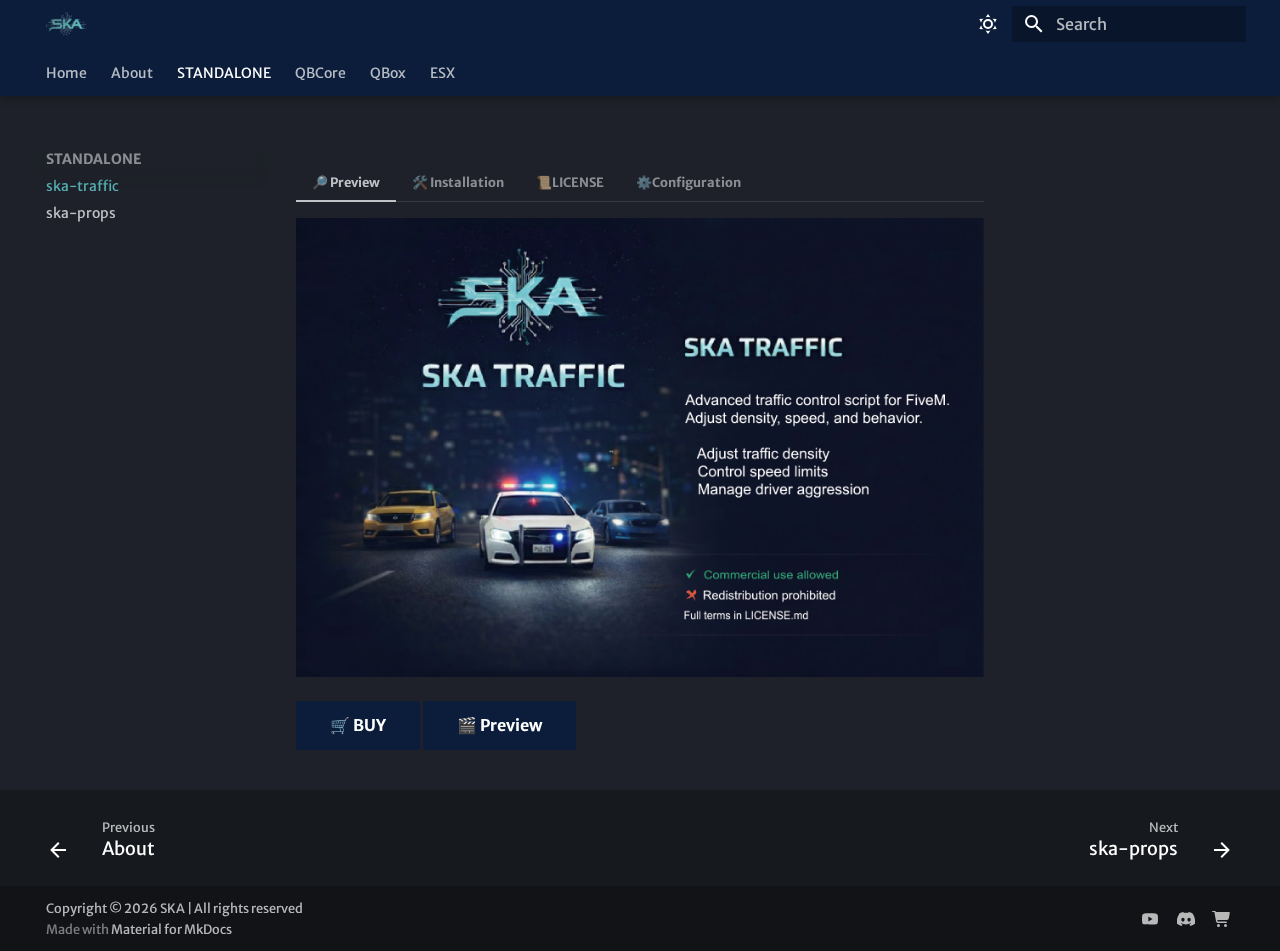
<file: STANDALONE/ska-traffic/Traffic/index.html>
<!doctype html>
<html lang="en" class="no-js">
  <head>
    
      <meta charset="utf-8">
      <meta name="viewport" content="width=device-width,initial-scale=1">
      
      
      
        <link rel="canonical" href="https://ska.com/STANDALONE/ska-traffic/Traffic/">
      
      
        <link rel="prev" href="../../../about/">
      
      
        <link rel="next" href="../../ska-props/props/">
      
      
        
      
      
      <link rel="icon" href="../../../assets/logo.png">
      <meta name="generator" content="mkdocs-1.6.1, mkdocs-material-9.7.3">
    
    
      
        <title>ska-traffic - </title>
      
    
    
      <link rel="stylesheet" href="../../../assets/stylesheets/main.484c7ddc.min.css">
      
        
        <link rel="stylesheet" href="../../../assets/stylesheets/palette.ab4e12ef.min.css">
      
      


    
    
      
    
    
      
        
        
        <link rel="preconnect" href="https://fonts.gstatic.com" crossorigin>
        <link rel="stylesheet" href="https://fonts.googleapis.com/css?family=Merriweather+Sans:300,300i,400,400i,700,700i%7CRed+Hat+Mono:400,400i,700,700i&display=fallback">
        <style>:root{--md-text-font:"Merriweather Sans";--md-code-font:"Red Hat Mono"}</style>
      
    
    
      <link rel="stylesheet" href="../../../stylesheets/extra.css">
    
    <script>__md_scope=new URL("../../..",location),__md_hash=e=>[...e].reduce(((e,_)=>(e<<5)-e+_.charCodeAt(0)),0),__md_get=(e,_=localStorage,t=__md_scope)=>JSON.parse(_.getItem(t.pathname+"."+e)),__md_set=(e,_,t=localStorage,a=__md_scope)=>{try{t.setItem(a.pathname+"."+e,JSON.stringify(_))}catch(e){}}</script>
    
      

    
    
  </head>
  
  
    
    
      
    
    
    
    
    <body dir="ltr" data-md-color-scheme="slate" data-md-color-primary="custom" data-md-color-accent="custom">
  
    
    <input class="md-toggle" data-md-toggle="drawer" type="checkbox" id="__drawer" autocomplete="off">
    <input class="md-toggle" data-md-toggle="search" type="checkbox" id="__search" autocomplete="off">
    <label class="md-overlay" for="__drawer"></label>
    <div data-md-component="skip">
      
        
        <a href="#_1" class="md-skip">
          Skip to content
        </a>
      
    </div>
    <div data-md-component="announce">
      
    </div>
    
    
      

  

<header class="md-header md-header--shadow md-header--lifted" data-md-component="header">
  <nav class="md-header__inner md-grid" aria-label="Header">
    <a href="../../.." title="" class="md-header__button md-logo" aria-label="" data-md-component="logo">
      
  <img src="../../../assets/logo.png" alt="logo">

    </a>
    <label class="md-header__button md-icon" for="__drawer">
      
      <svg xmlns="http://www.w3.org/2000/svg" viewBox="0 0 24 24"><path d="M3 6h18v2H3zm0 5h18v2H3zm0 5h18v2H3z"/></svg>
    </label>
    <div class="md-header__title" data-md-component="header-title">
      <div class="md-header__ellipsis">
        <div class="md-header__topic">
          <span class="md-ellipsis">
            
          </span>
        </div>
        <div class="md-header__topic" data-md-component="header-topic">
          <span class="md-ellipsis">
            
              ska-traffic
            
          </span>
        </div>
      </div>
    </div>
    
      
        <form class="md-header__option" data-md-component="palette">
  
    
    
    
    <input class="md-option" data-md-color-media="" data-md-color-scheme="slate" data-md-color-primary="custom" data-md-color-accent="custom"  aria-label="Dark mode"  type="radio" name="__palette" id="__palette_0">
    
      <label class="md-header__button md-icon" title="Dark mode" for="__palette_1" hidden>
        <svg xmlns="http://www.w3.org/2000/svg" viewBox="0 0 24 24"><path d="M12 7a5 5 0 0 1 5 5 5 5 0 0 1-5 5 5 5 0 0 1-5-5 5 5 0 0 1 5-5m0 2a3 3 0 0 0-3 3 3 3 0 0 0 3 3 3 3 0 0 0 3-3 3 3 0 0 0-3-3m0-7 2.39 3.42C13.65 5.15 12.84 5 12 5s-1.65.15-2.39.42zM3.34 7l4.16-.35A7.2 7.2 0 0 0 5.94 8.5c-.44.74-.69 1.5-.83 2.29zm.02 10 1.76-3.77a7.131 7.131 0 0 0 2.38 4.14zM20.65 7l-1.77 3.79a7.02 7.02 0 0 0-2.38-4.15zm-.01 10-4.14.36c.59-.51 1.12-1.14 1.54-1.86.42-.73.69-1.5.83-2.29zM12 22l-2.41-3.44c.74.27 1.55.44 2.41.44.82 0 1.63-.17 2.37-.44z"/></svg>
      </label>
    
  
    
    
    
    <input class="md-option" data-md-color-media="" data-md-color-scheme="default" data-md-color-primary="custom" data-md-color-accent="custom"  aria-label="Light mode"  type="radio" name="__palette" id="__palette_1">
    
      <label class="md-header__button md-icon" title="Light mode" for="__palette_0" hidden>
        <svg xmlns="http://www.w3.org/2000/svg" viewBox="0 0 24 24"><path d="m17.75 4.09-2.53 1.94.91 3.06-2.63-1.81-2.63 1.81.91-3.06-2.53-1.94L12.44 4l1.06-3 1.06 3zm3.5 6.91-1.64 1.25.59 1.98-1.7-1.17-1.7 1.17.59-1.98L15.75 11l2.06-.05L18.5 9l.69 1.95zm-2.28 4.95c.83-.08 1.72 1.1 1.19 1.85-.32.45-.66.87-1.08 1.27C15.17 23 8.84 23 4.94 19.07c-3.91-3.9-3.91-10.24 0-14.14.4-.4.82-.76 1.27-1.08.75-.53 1.93.36 1.85 1.19-.27 2.86.69 5.83 2.89 8.02a9.96 9.96 0 0 0 8.02 2.89m-1.64 2.02a12.08 12.08 0 0 1-7.8-3.47c-2.17-2.19-3.33-5-3.49-7.82-2.81 3.14-2.7 7.96.31 10.98 3.02 3.01 7.84 3.12 10.98.31"/></svg>
      </label>
    
  
</form>
      
    
    
      <script>var palette=__md_get("__palette");if(palette&&palette.color){if("(prefers-color-scheme)"===palette.color.media){var media=matchMedia("(prefers-color-scheme: light)"),input=document.querySelector(media.matches?"[data-md-color-media='(prefers-color-scheme: light)']":"[data-md-color-media='(prefers-color-scheme: dark)']");palette.color.media=input.getAttribute("data-md-color-media"),palette.color.scheme=input.getAttribute("data-md-color-scheme"),palette.color.primary=input.getAttribute("data-md-color-primary"),palette.color.accent=input.getAttribute("data-md-color-accent")}for(var[key,value]of Object.entries(palette.color))document.body.setAttribute("data-md-color-"+key,value)}</script>
    
    
    
      
      
        <label class="md-header__button md-icon" for="__search">
          
          <svg xmlns="http://www.w3.org/2000/svg" viewBox="0 0 24 24"><path d="M9.5 3A6.5 6.5 0 0 1 16 9.5c0 1.61-.59 3.09-1.56 4.23l.27.27h.79l5 5-1.5 1.5-5-5v-.79l-.27-.27A6.52 6.52 0 0 1 9.5 16 6.5 6.5 0 0 1 3 9.5 6.5 6.5 0 0 1 9.5 3m0 2C7 5 5 7 5 9.5S7 14 9.5 14 14 12 14 9.5 12 5 9.5 5"/></svg>
        </label>
        <div class="md-search" data-md-component="search" role="dialog">
  <label class="md-search__overlay" for="__search"></label>
  <div class="md-search__inner" role="search">
    <form class="md-search__form" name="search">
      <input type="text" class="md-search__input" name="query" aria-label="Search" placeholder="Search" autocapitalize="off" autocorrect="off" autocomplete="off" spellcheck="false" data-md-component="search-query" required>
      <label class="md-search__icon md-icon" for="__search">
        
        <svg xmlns="http://www.w3.org/2000/svg" viewBox="0 0 24 24"><path d="M9.5 3A6.5 6.5 0 0 1 16 9.5c0 1.61-.59 3.09-1.56 4.23l.27.27h.79l5 5-1.5 1.5-5-5v-.79l-.27-.27A6.52 6.52 0 0 1 9.5 16 6.5 6.5 0 0 1 3 9.5 6.5 6.5 0 0 1 9.5 3m0 2C7 5 5 7 5 9.5S7 14 9.5 14 14 12 14 9.5 12 5 9.5 5"/></svg>
        
        <svg xmlns="http://www.w3.org/2000/svg" viewBox="0 0 24 24"><path d="M20 11v2H8l5.5 5.5-1.42 1.42L4.16 12l7.92-7.92L13.5 5.5 8 11z"/></svg>
      </label>
      <nav class="md-search__options" aria-label="Search">
        
        <button type="reset" class="md-search__icon md-icon" title="Clear" aria-label="Clear" tabindex="-1">
          
          <svg xmlns="http://www.w3.org/2000/svg" viewBox="0 0 24 24"><path d="M19 6.41 17.59 5 12 10.59 6.41 5 5 6.41 10.59 12 5 17.59 6.41 19 12 13.41 17.59 19 19 17.59 13.41 12z"/></svg>
        </button>
      </nav>
      
    </form>
    <div class="md-search__output">
      <div class="md-search__scrollwrap" tabindex="0" data-md-scrollfix>
        <div class="md-search-result" data-md-component="search-result">
          <div class="md-search-result__meta">
            Initializing search
          </div>
          <ol class="md-search-result__list" role="presentation"></ol>
        </div>
      </div>
    </div>
  </div>
</div>
      
    
    
  </nav>
  
    
      
<nav class="md-tabs" aria-label="Tabs" data-md-component="tabs">
  <div class="md-grid">
    <ul class="md-tabs__list">
      
        
  
  
  
  
    <li class="md-tabs__item">
      <a href="../../.." class="md-tabs__link">
        
  
  
    
  
  Home

      </a>
    </li>
  

      
        
  
  
  
  
    <li class="md-tabs__item">
      <a href="../../../about/" class="md-tabs__link">
        
  
  
    
  
  About

      </a>
    </li>
  

      
        
  
  
  
    
  
  
    
    
      <li class="md-tabs__item md-tabs__item--active">
        <a href="./" class="md-tabs__link">
          
  
  
    
  
  STANDALONE

        </a>
      </li>
    
  

      
        
  
  
  
  
    
    
      <li class="md-tabs__item">
        <a href="../../../QBCore/ska-solar/Solar/" class="md-tabs__link">
          
  
  
    
  
  QBCore

        </a>
      </li>
    
  

      
        
  
  
  
  
    
    
      <li class="md-tabs__item">
        <a href="../../../QBox/ska-solar/Solar/" class="md-tabs__link">
          
  
  
    
  
  QBox

        </a>
      </li>
    
  

      
        
  
  
  
  
    
    
      <li class="md-tabs__item">
        <a href="../../../ESX/ska-solar/Solar/" class="md-tabs__link">
          
  
  
    
  
  ESX

        </a>
      </li>
    
  

      
    </ul>
  </div>
</nav>
    
  
</header>
    
    <div class="md-container" data-md-component="container">
      
      
        
      
      <main class="md-main" data-md-component="main">
        <div class="md-main__inner md-grid">
          
            
              
              <div class="md-sidebar md-sidebar--primary" data-md-component="sidebar" data-md-type="navigation" >
                <div class="md-sidebar__scrollwrap">
                  <div class="md-sidebar__inner">
                    


  


<nav class="md-nav md-nav--primary md-nav--lifted" aria-label="Navigation" data-md-level="0">
  <label class="md-nav__title" for="__drawer">
    <a href="../../.." title="" class="md-nav__button md-logo" aria-label="" data-md-component="logo">
      
  <img src="../../../assets/logo.png" alt="logo">

    </a>
    
  </label>
  
  <ul class="md-nav__list" data-md-scrollfix>
    
      
      
  
  
  
  
    <li class="md-nav__item">
      <a href="../../.." class="md-nav__link">
        
  
  
  <span class="md-ellipsis">
    
  
    Home
  

    
  </span>
  
  

      </a>
    </li>
  

    
      
      
  
  
  
  
    <li class="md-nav__item">
      <a href="../../../about/" class="md-nav__link">
        
  
  
  <span class="md-ellipsis">
    
  
    About
  

    
  </span>
  
  

      </a>
    </li>
  

    
      
      
  
  
    
  
  
  
    
    
      
        
      
        
      
    
    
    
      
        
        
      
      
        
      
    
    
    <li class="md-nav__item md-nav__item--active md-nav__item--section md-nav__item--nested">
      
        
        
        <input class="md-nav__toggle md-toggle " type="checkbox" id="__nav_3" checked>
        
          
          <label class="md-nav__link" for="__nav_3" id="__nav_3_label" tabindex="">
            
  
  
  <span class="md-ellipsis">
    
  
    STANDALONE
  

    
  </span>
  
  

            <span class="md-nav__icon md-icon"></span>
          </label>
        
        <nav class="md-nav" data-md-level="1" aria-labelledby="__nav_3_label" aria-expanded="true">
          <label class="md-nav__title" for="__nav_3">
            <span class="md-nav__icon md-icon"></span>
            
  
    STANDALONE
  

          </label>
          <ul class="md-nav__list" data-md-scrollfix>
            
              
                
  
  
    
  
  
  
    <li class="md-nav__item md-nav__item--active">
      
      <input class="md-nav__toggle md-toggle" type="checkbox" id="__toc">
      
      
        
      
      
      <a href="./" class="md-nav__link md-nav__link--active">
        
  
  
  <span class="md-ellipsis">
    
  
    ska-traffic
  

    
  </span>
  
  

      </a>
      
    </li>
  

              
            
              
                
  
  
  
  
    <li class="md-nav__item">
      <a href="../../ska-props/props/" class="md-nav__link">
        
  
  
  <span class="md-ellipsis">
    
  
    ska-props
  

    
  </span>
  
  

      </a>
    </li>
  

              
            
          </ul>
        </nav>
      
    </li>
  

    
      
      
  
  
  
  
    
    
      
        
      
    
    
    
      
      
        
      
    
    
    <li class="md-nav__item md-nav__item--nested">
      
        
        
          
        
        <input class="md-nav__toggle md-toggle md-toggle--indeterminate" type="checkbox" id="__nav_4" >
        
          
          <label class="md-nav__link" for="__nav_4" id="__nav_4_label" tabindex="0">
            
  
  
  <span class="md-ellipsis">
    
  
    QBCore
  

    
  </span>
  
  

            <span class="md-nav__icon md-icon"></span>
          </label>
        
        <nav class="md-nav" data-md-level="1" aria-labelledby="__nav_4_label" aria-expanded="false">
          <label class="md-nav__title" for="__nav_4">
            <span class="md-nav__icon md-icon"></span>
            
  
    QBCore
  

          </label>
          <ul class="md-nav__list" data-md-scrollfix>
            
              
                
  
  
  
  
    <li class="md-nav__item">
      <a href="../../../QBCore/ska-solar/Solar/" class="md-nav__link">
        
  
  
  <span class="md-ellipsis">
    
  
    ska-solar
  

    
  </span>
  
  

      </a>
    </li>
  

              
            
          </ul>
        </nav>
      
    </li>
  

    
      
      
  
  
  
  
    
    
      
        
      
    
    
    
      
      
        
      
    
    
    <li class="md-nav__item md-nav__item--nested">
      
        
        
          
        
        <input class="md-nav__toggle md-toggle md-toggle--indeterminate" type="checkbox" id="__nav_5" >
        
          
          <label class="md-nav__link" for="__nav_5" id="__nav_5_label" tabindex="0">
            
  
  
  <span class="md-ellipsis">
    
  
    QBox
  

    
  </span>
  
  

            <span class="md-nav__icon md-icon"></span>
          </label>
        
        <nav class="md-nav" data-md-level="1" aria-labelledby="__nav_5_label" aria-expanded="false">
          <label class="md-nav__title" for="__nav_5">
            <span class="md-nav__icon md-icon"></span>
            
  
    QBox
  

          </label>
          <ul class="md-nav__list" data-md-scrollfix>
            
              
                
  
  
  
  
    <li class="md-nav__item">
      <a href="../../../QBox/ska-solar/Solar/" class="md-nav__link">
        
  
  
  <span class="md-ellipsis">
    
  
    ska-solar
  

    
  </span>
  
  

      </a>
    </li>
  

              
            
          </ul>
        </nav>
      
    </li>
  

    
      
      
  
  
  
  
    
    
      
        
      
    
    
    
      
      
        
      
    
    
    <li class="md-nav__item md-nav__item--nested">
      
        
        
          
        
        <input class="md-nav__toggle md-toggle md-toggle--indeterminate" type="checkbox" id="__nav_6" >
        
          
          <label class="md-nav__link" for="__nav_6" id="__nav_6_label" tabindex="0">
            
  
  
  <span class="md-ellipsis">
    
  
    ESX
  

    
  </span>
  
  

            <span class="md-nav__icon md-icon"></span>
          </label>
        
        <nav class="md-nav" data-md-level="1" aria-labelledby="__nav_6_label" aria-expanded="false">
          <label class="md-nav__title" for="__nav_6">
            <span class="md-nav__icon md-icon"></span>
            
  
    ESX
  

          </label>
          <ul class="md-nav__list" data-md-scrollfix>
            
              
                
  
  
  
  
    <li class="md-nav__item">
      <a href="../../../ESX/ska-solar/Solar/" class="md-nav__link">
        
  
  
  <span class="md-ellipsis">
    
  
    ska-solar
  

    
  </span>
  
  

      </a>
    </li>
  

              
            
          </ul>
        </nav>
      
    </li>
  

    
  </ul>
</nav>
                  </div>
                </div>
              </div>
            
            
              
              <div class="md-sidebar md-sidebar--secondary" data-md-component="sidebar" data-md-type="toc" >
                <div class="md-sidebar__scrollwrap">
                  <div class="md-sidebar__inner">
                    

<nav class="md-nav md-nav--secondary" aria-label="Table of contents">
  
  
  
    
  
  
</nav>
                  </div>
                </div>
              </div>
            
          
          
            <div class="md-content" data-md-component="content">
              
              <article class="md-content__inner md-typeset">
                
                  



<div class="tabbed-set tabbed-alternate" data-tabs="1:4"><input checked="checked" id="__tabbed_1_1" name="__tabbed_1" type="radio" /><input id="__tabbed_1_2" name="__tabbed_1" type="radio" /><input id="__tabbed_1_3" name="__tabbed_1" type="radio" /><input id="__tabbed_1_4" name="__tabbed_1" type="radio" /><div class="tabbed-labels"><label for="__tabbed_1_1">🔎 Preview</label><label for="__tabbed_1_2">🛠️​ Installation</label><label for="__tabbed_1_3">📜LICENSE</label><label for="__tabbed_1_4">⚙️Configuration</label></div>
<div class="tabbed-content">
<div class="tabbed-block">
<p><img alt="ska-traffic-original.png is the image" src="../assets/ska-traffic-original.png" /></p>
<p><a class="md-button md-button--primary" href="https://ska-webstore.tebex.io/category/standalone">🛒 BUY</a>
<a class="md-button md-button--primary" href="https://www.youtube.com/watch?v=S4Z942uoA0Q">🎬 Preview</a></p>
</div>
<div class="tabbed-block">
<h1 id="_1"></h1>
<h1 id="installation">Installation</h1>
<ol>
<li>
<p>Add this resource into your <code>resources/</code> folder.</p>
<p>Place the resource folder inside your server’s:
<div class="language-text highlight"><pre><span></span><code><span id="__span-0-1"><a id="__codelineno-0-1" name="__codelineno-0-1" href="#__codelineno-0-1"></a>resources/
</span></code></pre></div>
Example:
<div class="language-text highlight"><pre><span></span><code><span id="__span-1-1"><a id="__codelineno-1-1" name="__codelineno-1-1" href="#__codelineno-1-1"></a>resources/[ska]/ska-traffic
</span></code></pre></div></p>
</li>
<li>
<p>Ensure it in your <code>server.cfg</code>.</p>
<p>Add the following line to your server.cfg:
<div class="language-text highlight"><pre><span></span><code><span id="__span-2-1"><a id="__codelineno-2-1" name="__codelineno-2-1" href="#__codelineno-2-1"></a>ensure ska-traffic
</span></code></pre></div>
or:
<div class="language-text highlight"><pre><span></span><code><span id="__span-3-1"><a id="__codelineno-3-1" name="__codelineno-3-1" href="#__codelineno-3-1"></a>ensure [ska]
</span></code></pre></div></p>
</li>
<li>
<p>Adjust any required configuration inside <code>shared/config.lua</code>.</p>
</li>
<li>
<p>Restart Your Server</p>
</li>
</ol>
<p>No additional dependencies required.</p>
<div class="admonition info">
<p class="admonition-title">Info</p>
<ul>
<li>Changes apply dynamically while players are connected</li>
<li>Works with all frameworks</li>
</ul>
</div>
</div>
<div class="tabbed-block">
<h1 id="_2"></h1>
<p>END USER LICENSE AGREEMENT (EULA)</p>
<p>Last updated: 2026</p>
<p>Author / Licensor: SKA</p>
<h1 id="_3"></h1>
<ol>
<li>
<p>DEFINITIONS</p>
<p>“Software” refers to the FiveM script and all associated files, code, assets, and documentation provided by the Licensor.</p>
<p>“Licensor” refers to SKA, the creator and owner of the Software.</p>
<p>“Licensee” refers to the individual or entity that has purchased or obtained the Software through Tebex.</p>
<p>“Server” refers to a FiveM server operated by the Licensee.</p>
</li>
<li>
<p>LICENSE GRANT</p>
<p>The Licensor grants the Licensee a limited, non-exclusive, non-transferable, non-sublicensable license to use the Software on their server(s), subject to the terms of this Agreement.</p>
<p>This license grants usage rights only. No ownership, copyright, or intellectual property rights are transferred.</p>
</li>
<li>
<p>COMMERCIAL USAGE</p>
<p>the Licensee are expressly permitted to use the Software on commercial servers, including servers that:</p>
<ul>
<li>Accept donations Sell in-game items, subscriptions, or perks </li>
<li>Generate revenue through Tebex or similar platforms </li>
</ul>
<p>This permission does not extend to: </p>
<ul>
<li>Reselling the Software Bundling the Software with other paid products </li>
<li>Offering the Software as a service to third parties</li>
</ul>
</li>
<li>
<p>MODIFICATIONS</p>
<p>the Licensee may modify configuration files explicitly provided by the Licensor for customization</p>
<p>the Licensee may not Modify protected core files De-obfuscate or alter protected logic</p>
<p>Unauthorized modification voids this license</p>
</li>
<li>
<p>RESTRICTIONS</p>
<p>the Licensee may not:</p>
<ul>
<li>Redistribute, resell, sublicense, rent, lease, or share the Software in any form</li>
<li>Re-upload the Software publicly or privately</li>
<li>Share, leak, or publish the Software or any portion thereof Provide access to the Software to any third party </li>
<li>Reverse engineer, decompile, disassemble, or attempt to bypass escrow, encryption, or obfuscation </li>
<li>Include the Software in any bundle or package</li>
<li>Remove or alter copyright, branding, or license notices </li>
<li>Claim authorship or ownership of the Software</li>
</ul>
<p>Any form of redistribution, whether free or paid, is strictly prohibited.</p>
</li>
<li>
<p>OWNERSHIP</p>
<p>The Software is and shall remain the exclusive property of the Licensor</p>
<p>This Agreement does not convey any ownership rights or intellectual property interests</p>
<p>All rights, title, and interest in and to the Software remain the exclusive property of the Licensor.</p>
</li>
<li>
<p>UPDATES &amp; SUPPORT</p>
<p>Updates, patches, and bug fixes may be provided at the discretion of the Licensor </p>
<p>Support is provided only to verified purchasers </p>
<p>Major updates or feature expansions may require a separate purchase</p>
</li>
<li>
<p>TERMINATION</p>
<p>This license is automatically terminated if the Licensee violates any term of this Agreement.</p>
<p>Upon termination, the Licensee must:</p>
<ul>
<li>Stop using the Software</li>
<li>Delete all copies of the Software in their possession</li>
<li>No refund will be issued in the event of termination due to violation.</li>
</ul>
</li>
<li>
<p>DISCLAIMER OF WARRANTIES</p>
<p>The Software is provided “AS IS”, without warranty of any kind, including but not limited to:</p>
<ul>
<li>Fitness for a particular purpose</li>
<li>Compatibility with future FiveM updates</li>
<li>Error-free operation</li>
</ul>
<p>the Licensor does not guarantee uninterrupted operation or compatibility with third-party resources.</p>
</li>
<li>
<p>LIMITATION OF LIABILITY</p>
<p>To the maximum extent permitted by law, the Licensor shall not be liable for:</p>
<ul>
<li>Any damages arising from the use or inability to use the Software</li>
<li>Loss of data, revenue, or server availability</li>
<li>Server crashes, conflicts, or misconfiguration</li>
<li>Use of the Software is entirely at the Licensee’s own risk.</li>
</ul>
</li>
<li>
<p>DMCA &amp; COPYRIGHT ENFORCEMENT</p>
<p>The Software is protected under international copyright law. </p>
<p>Unauthorized redistribution, resale, or leakage of the Software constitutes copyright infringement and may result in: </p>
<ul>
<li>Immediate license termination </li>
<li>DMCA takedown notices </li>
<li>Tebex enforcement actions</li>
<li>Permanent blacklist from the Licensor products </li>
<li>Further Legal action where applicable</li>
</ul>
<p>The Licensor actively monitors and enforces its intellectual property rights.</p>
</li>
<li>
<p>GOVERNING LAW</p>
<p>This Agreement shall be governed by and interpreted in accordance with applicable laws, without regard to conflict of law principles.</p>
</li>
<li>
<p>ACCEPTANCE</p>
<p>By purchasing, downloading, installing, or using the Software, the Licensee acknowledges that they have read, understood, and agreed to the terms of this End User License Agreement.</p>
</li>
<li>
<p>ENTIRE AGREEMENT</p>
<p>This Agreement constitutes the entire agreement between the parties regarding the Software and supersedes all prior agreements, communications, or understandings, whether written or oral.</p>
</li>
</ol>
<h1 id="_4"></h1>
<p>© 2026 SKA. All rights reserved.</p>
</div>
<div class="tabbed-block">
<h1 id="_5"></h1>
<div class="language-lua highlight"><span class="filename">Config.lua</span><pre><span></span><code><span id="__span-4-1"><a id="__codelineno-4-1" name="__codelineno-4-1" href="#__codelineno-4-1"></a><span class="nv">Config</span><span class="w"> </span><span class="o">=</span><span class="w"> </span><span class="p">{}</span>
</span><span id="__span-4-2"><a id="__codelineno-4-2" name="__codelineno-4-2" href="#__codelineno-4-2"></a>
</span><span id="__span-4-3"><a id="__codelineno-4-3" name="__codelineno-4-3" href="#__codelineno-4-3"></a><span class="c1">-- Density (0.0 to 1.0)</span>
</span><span id="__span-4-4"><a id="__codelineno-4-4" name="__codelineno-4-4" href="#__codelineno-4-4"></a><span class="nv">Config</span><span class="p">.</span><span class="py">pedFrequency</span><span class="w"> </span><span class="o">=</span><span class="w"> </span><span class="mf">0.0</span>
</span><span id="__span-4-5"><a id="__codelineno-4-5" name="__codelineno-4-5" href="#__codelineno-4-5"></a><span class="nv">Config</span><span class="p">.</span><span class="py">trafficFrequency</span><span class="w"> </span><span class="o">=</span><span class="w"> </span><span class="mf">0.0</span>
</span><span id="__span-4-6"><a id="__codelineno-4-6" name="__codelineno-4-6" href="#__codelineno-4-6"></a>
</span><span id="__span-4-7"><a id="__codelineno-4-7" name="__codelineno-4-7" href="#__codelineno-4-7"></a><span class="c1">-- 0.0 → No traffic / no peds</span>
</span><span id="__span-4-8"><a id="__codelineno-4-8" name="__codelineno-4-8" href="#__codelineno-4-8"></a><span class="c1">-- 0.1 – 0.5 → Reduced traffic / peds</span>
</span><span id="__span-4-9"><a id="__codelineno-4-9" name="__codelineno-4-9" href="#__codelineno-4-9"></a><span class="c1">-- 1.0 → Default GTA behavior</span>
</span><span id="__span-4-10"><a id="__codelineno-4-10" name="__codelineno-4-10" href="#__codelineno-4-10"></a>
</span><span id="__span-4-11"><a id="__codelineno-4-11" name="__codelineno-4-11" href="#__codelineno-4-11"></a>
</span><span id="__span-4-12"><a id="__codelineno-4-12" name="__codelineno-4-12" href="#__codelineno-4-12"></a><span class="c1">-- Global Behavior Flags</span>
</span><span id="__span-4-13"><a id="__codelineno-4-13" name="__codelineno-4-13" href="#__codelineno-4-13"></a><span class="nv">Config</span><span class="p">.</span><span class="py">DisablePolice</span><span class="w"> </span><span class="o">=</span><span class="w"> </span><span class="kc">true</span>
</span><span id="__span-4-14"><a id="__codelineno-4-14" name="__codelineno-4-14" href="#__codelineno-4-14"></a><span class="nv">Config</span><span class="p">.</span><span class="py">DisableAmbulance</span><span class="w"> </span><span class="o">=</span><span class="w"> </span><span class="kc">true</span>
</span><span id="__span-4-15"><a id="__codelineno-4-15" name="__codelineno-4-15" href="#__codelineno-4-15"></a><span class="nv">Config</span><span class="p">.</span><span class="py">DisableFiretrucks</span><span class="w"> </span><span class="o">=</span><span class="w"> </span><span class="kc">true</span>
</span><span id="__span-4-16"><a id="__codelineno-4-16" name="__codelineno-4-16" href="#__codelineno-4-16"></a>
</span><span id="__span-4-17"><a id="__codelineno-4-17" name="__codelineno-4-17" href="#__codelineno-4-17"></a>
</span><span id="__span-4-18"><a id="__codelineno-4-18" name="__codelineno-4-18" href="#__codelineno-4-18"></a><span class="c1">-- Driving Behavior</span>
</span><span id="__span-4-19"><a id="__codelineno-4-19" name="__codelineno-4-19" href="#__codelineno-4-19"></a><span class="nv">Config</span><span class="p">.</span><span class="py">CruiseSpeed</span><span class="w"> </span><span class="o">=</span><span class="w"> </span><span class="mf">25.0</span><span class="w"> </span><span class="c1">-- Speed in m/s</span>
</span><span id="__span-4-20"><a id="__codelineno-4-20" name="__codelineno-4-20" href="#__codelineno-4-20"></a><span class="nv">Config</span><span class="p">.</span><span class="py">DrivingStyle</span><span class="w"> </span><span class="o">=</span><span class="w"> </span><span class="mi">786603</span>
</span><span id="__span-4-21"><a id="__codelineno-4-21" name="__codelineno-4-21" href="#__codelineno-4-21"></a>
</span><span id="__span-4-22"><a id="__codelineno-4-22" name="__codelineno-4-22" href="#__codelineno-4-22"></a><span class="c1">-- 786603       Normal (Default)    Stops for lights, stays in lane, slows for turns, and avoids crashes. Very &quot;legal.&quot;</span>
</span><span id="__span-4-23"><a id="__codelineno-4-23" name="__codelineno-4-23" href="#__codelineno-4-23"></a><span class="c1">-- 1074528293   Rushed              Will weave through traffic and overtake slow cars, but usually tries to avoid head-on crashes.</span>
</span><span id="__span-4-24"><a id="__codelineno-4-24" name="__codelineno-4-24" href="#__codelineno-4-24"></a><span class="c1">-- 2883621      Ignore Lights       Drives normally but completely ignores red lights and stop signs.</span>
</span><span id="__span-4-25"><a id="__codelineno-4-25" name="__codelineno-4-25" href="#__codelineno-4-25"></a><span class="c1">-- 6            Very Strict         Will not even overtake a parked car. It will wait forever if the path is blocked.</span>
</span><span id="__span-4-26"><a id="__codelineno-4-26" name="__codelineno-4-26" href="#__codelineno-4-26"></a><span class="c1">-- 524419       Semi-Aggressive     Good for &quot;fast&quot; traffic that still respects most rules but drives with urgency.</span>
</span><span id="__span-4-27"><a id="__codelineno-4-27" name="__codelineno-4-27" href="#__codelineno-4-27"></a><span class="c1">-- 16777216     Emergency           The style used by Police/Ambulance. They drive through anything to reach their goal.</span>
</span></code></pre></div>
</div>
</div>
</div>












                
              </article>
            </div>
          
          
<script>var target=document.getElementById(location.hash.slice(1));target&&target.name&&(target.checked=target.name.startsWith("__tabbed_"))</script>
        </div>
        
          <button type="button" class="md-top md-icon" data-md-component="top" hidden>
  
  <svg xmlns="http://www.w3.org/2000/svg" viewBox="0 0 24 24"><path d="M13 20h-2V8l-5.5 5.5-1.42-1.42L12 4.16l7.92 7.92-1.42 1.42L13 8z"/></svg>
  Back to top
</button>
        
      </main>
      
        <footer class="md-footer">
  
    
      
      <nav class="md-footer__inner md-grid" aria-label="Footer" >
        
          
          <a href="../../../about/" class="md-footer__link md-footer__link--prev" aria-label="Previous: About">
            <div class="md-footer__button md-icon">
              
              <svg xmlns="http://www.w3.org/2000/svg" viewBox="0 0 24 24"><path d="M20 11v2H8l5.5 5.5-1.42 1.42L4.16 12l7.92-7.92L13.5 5.5 8 11z"/></svg>
            </div>
            <div class="md-footer__title">
              <span class="md-footer__direction">
                Previous
              </span>
              <div class="md-ellipsis">
                About
              </div>
            </div>
          </a>
        
        
          
          <a href="../../ska-props/props/" class="md-footer__link md-footer__link--next" aria-label="Next: ska-props">
            <div class="md-footer__title">
              <span class="md-footer__direction">
                Next
              </span>
              <div class="md-ellipsis">
                ska-props
              </div>
            </div>
            <div class="md-footer__button md-icon">
              
              <svg xmlns="http://www.w3.org/2000/svg" viewBox="0 0 24 24"><path d="M4 11v2h12l-5.5 5.5 1.42 1.42L19.84 12l-7.92-7.92L10.5 5.5 16 11z"/></svg>
            </div>
          </a>
        
      </nav>
    
  
  <div class="md-footer-meta md-typeset">
    <div class="md-footer-meta__inner md-grid">
      <div class="md-copyright">
  
    <div class="md-copyright__highlight">
      Copyright &copy; 2026 SKA | All rights reserved
    </div>
  
  
    Made with
    <a href="https://squidfunk.github.io/mkdocs-material/" target="_blank" rel="noopener">
      Material for MkDocs
    </a>
  
</div>
      
        
<div class="md-social">
  
    
    
    
    
      
      
    
    <a href="https://www.youtube.com/@SKA_development" target="_blank" rel="noopener" title="www.youtube.com" class="md-social__link">
      <svg xmlns="http://www.w3.org/2000/svg" viewBox="0 0 24 24"><path d="M23.498 6.186a3.02 3.02 0 0 0-2.122-2.136C19.505 3.545 12 3.545 12 3.545s-7.505 0-9.377.505A3.02 3.02 0 0 0 .502 6.186C0 8.07 0 12 0 12s0 3.93.502 5.814a3.02 3.02 0 0 0 2.122 2.136c1.871.505 9.376.505 9.376.505s7.505 0 9.377-.505a3.02 3.02 0 0 0 2.122-2.136C24 15.93 24 12 24 12s0-3.93-.502-5.814M9.545 15.568V8.432L15.818 12z"/></svg>
    </a>
  
    
    
    
    
      
      
    
    <a href="https://discord.com/invite/4FWU2K5nPF" target="_blank" rel="noopener" title="discord.com" class="md-social__link">
      <svg xmlns="http://www.w3.org/2000/svg" viewBox="0 0 576 512"><!--! Font Awesome Free 7.1.0 by @fontawesome - https://fontawesome.com License - https://fontawesome.com/license/free (Icons: CC BY 4.0, Fonts: SIL OFL 1.1, Code: MIT License) Copyright 2025 Fonticons, Inc.--><path d="M492.5 69.8c-.2-.3-.4-.6-.8-.7-38.1-17.5-78.4-30-119.7-37.1-.4-.1-.8 0-1.1.1s-.6.4-.8.8c-5.5 9.9-10.5 20.2-14.9 30.6-44.6-6.8-89.9-6.8-134.4 0-4.5-10.5-9.5-20.7-15.1-30.6-.2-.3-.5-.6-.8-.8s-.7-.2-1.1-.2C162.5 39 122.2 51.5 84.1 69c-.3.1-.6.4-.8.7C7.1 183.5-13.8 294.6-3.6 404.2c0 .3.1.5.2.8s.3.4.5.6c44.4 32.9 94 58 146.8 74.2.4.1.8.1 1.1 0s.7-.4.9-.7c11.3-15.4 21.4-31.8 30-48.8.1-.2.2-.5.2-.8s0-.5-.1-.8-.2-.5-.4-.6-.4-.3-.7-.4c-15.8-6.1-31.2-13.4-45.9-21.9-.3-.2-.5-.4-.7-.6s-.3-.6-.3-.9 0-.6.2-.9.3-.5.6-.7c3.1-2.3 6.2-4.7 9.1-7.1.3-.2.6-.4.9-.4s.7 0 1 .1c96.2 43.9 200.4 43.9 295.5 0 .3-.1.7-.2 1-.2s.7.2.9.4c2.9 2.4 6 4.9 9.1 7.2.2.2.4.4.6.7s.2.6.2.9-.1.6-.3.9-.4.5-.6.6c-14.7 8.6-30 15.9-45.9 21.8-.2.1-.5.2-.7.4s-.3.4-.4.7-.1.5-.1.8.1.5.2.8c8.8 17 18.8 33.3 30 48.8.2.3.6.6.9.7s.8.1 1.1 0c52.9-16.2 102.6-41.3 147.1-74.2.2-.2.4-.4.5-.6s.2-.5.2-.8c12.3-126.8-20.5-236.9-86.9-334.5zm-302 267.7c-29 0-52.8-26.6-52.8-59.2s23.4-59.2 52.8-59.2c29.7 0 53.3 26.8 52.8 59.2 0 32.7-23.4 59.2-52.8 59.2m195.4 0c-29 0-52.8-26.6-52.8-59.2s23.4-59.2 52.8-59.2c29.7 0 53.3 26.8 52.8 59.2 0 32.7-23.2 59.2-52.8 59.2"/></svg>
    </a>
  
    
    
    
    
      
      
    
    <a href="https://ska-webstore.tebex.io/" target="_blank" rel="noopener" title="ska-webstore.tebex.io" class="md-social__link">
      <svg xmlns="http://www.w3.org/2000/svg" viewBox="0 0 640 512"><!--! Font Awesome Free 7.1.0 by @fontawesome - https://fontawesome.com License - https://fontawesome.com/license/free (Icons: CC BY 4.0, Fonts: SIL OFL 1.1, Code: MIT License) Copyright 2025 Fonticons, Inc.--><path d="M24-16C10.7-16 0-5.3 0 8s10.7 24 24 24h45.3c3.9 0 7.2 2.8 7.9 6.6l52.1 286.3c6.2 34.2 36 59.1 70.8 59.1H456c13.3 0 24-10.7 24-24s-10.7-24-24-24H200.1c-11.6 0-21.5-8.3-23.6-19.7l-5.1-28.3H475c30.8 0 57.2-21.9 62.9-52.2l31-165.9c3.7-19.7-11.4-37.9-31.5-37.9H124.7l-.4-2c-4.8-26.6-28-46-55.1-46zm184 528a48 48 0 1 0 0-96 48 48 0 1 0 0 96m224 0a48 48 0 1 0 0-96 48 48 0 1 0 0 96"/></svg>
    </a>
  
</div>
      
    </div>
  </div>
</footer>
      
    </div>
    <div class="md-dialog" data-md-component="dialog">
      <div class="md-dialog__inner md-typeset"></div>
    </div>
    
      <div class="md-progress" data-md-component="progress" role="progressbar"></div>
    
    
    
      
      
      <script id="__config" type="application/json">{"annotate": null, "base": "../../..", "features": ["navigation.footer", "navigation.instant", "navigation.instant.prefetch", "navigation.instant.progress", "navigation.tabs", "navigation.tabs.sticky", "navigation.sections", "navigation.indexes", "navigation.top", "navigation.tracking", "content.code.copy", "navigation.expand"], "search": "../../../assets/javascripts/workers/search.2c215733.min.js", "tags": null, "translations": {"clipboard.copied": "Copied to clipboard", "clipboard.copy": "Copy to clipboard", "search.result.more.one": "1 more on this page", "search.result.more.other": "# more on this page", "search.result.none": "No matching documents", "search.result.one": "1 matching document", "search.result.other": "# matching documents", "search.result.placeholder": "Type to start searching", "search.result.term.missing": "Missing", "select.version": "Select version"}, "version": null}</script>
    
    
      <script src="../../../assets/javascripts/bundle.79ae519e.min.js"></script>
      
    
  </body>
</html>
</file>
<file: stylesheets/extra.css>
:root  > * {
  --md-primary-fg-color:#0B1D3A;
}

.md-nav__link--active {
  color: #56AFB2 !important;
}

.md-nav__link:hover {
  color: #56AFB2 !important;
}

.md-typeset a {
  color: #56AFB2;
}

.md-typeset a:hover {
  color: #00C2FF;
}
</file>
<file: assets/stylesheets/main.484c7ddc.min.css>
@charset "UTF-8";html{-webkit-text-size-adjust:none;-moz-text-size-adjust:none;text-size-adjust:none;box-sizing:border-box}*,:after,:before{box-sizing:inherit}@media (prefers-reduced-motion){*,:after,:before{transition:none!important}}body{margin:0}a,button,input,label{-webkit-tap-highlight-color:transparent}a{color:inherit;text-decoration:none}hr{border:0;box-sizing:initial;display:block;height:.05rem;overflow:visible;padding:0}small{font-size:80%}sub,sup{line-height:1em}img{border-style:none}table{border-collapse:initial;border-spacing:0}td,th{font-weight:400;vertical-align:top}button{background:#0000;border:0;font-family:inherit;font-size:inherit;margin:0;padding:0}input{border:0;outline:none}:root{--md-primary-fg-color:#4051b5;--md-primary-fg-color--light:#5d6cc0;--md-primary-fg-color--dark:#303fa1;--md-primary-bg-color:#fff;--md-primary-bg-color--light:#ffffffb3;--md-accent-fg-color:#526cfe;--md-accent-fg-color--transparent:#526cfe1a;--md-accent-bg-color:#fff;--md-accent-bg-color--light:#ffffffb3}[data-md-color-scheme=default]{color-scheme:light}[data-md-color-scheme=default] img[src$="#gh-dark-mode-only"],[data-md-color-scheme=default] img[src$="#only-dark"]{display:none}:root,[data-md-color-scheme=default]{--md-hue:225deg;--md-default-fg-color:#000000de;--md-default-fg-color--light:#0000008a;--md-default-fg-color--lighter:#00000052;--md-default-fg-color--lightest:#00000012;--md-default-bg-color:#fff;--md-default-bg-color--light:#ffffffb3;--md-default-bg-color--lighter:#ffffff4d;--md-default-bg-color--lightest:#ffffff1f;--md-code-fg-color:#36464e;--md-code-bg-color:#f5f5f5;--md-code-bg-color--light:#f5f5f5b3;--md-code-bg-color--lighter:#f5f5f54d;--md-code-hl-color:#4287ff;--md-code-hl-color--light:#4287ff1a;--md-code-hl-number-color:#d52a2a;--md-code-hl-special-color:#db1457;--md-code-hl-function-color:#a846b9;--md-code-hl-constant-color:#6e59d9;--md-code-hl-keyword-color:#3f6ec6;--md-code-hl-string-color:#1c7d4d;--md-code-hl-name-color:var(--md-code-fg-color);--md-code-hl-operator-color:var(--md-default-fg-color--light);--md-code-hl-punctuation-color:var(--md-default-fg-color--light);--md-code-hl-comment-color:var(--md-default-fg-color--light);--md-code-hl-generic-color:var(--md-default-fg-color--light);--md-code-hl-variable-color:var(--md-default-fg-color--light);--md-typeset-color:var(--md-default-fg-color);--md-typeset-a-color:var(--md-primary-fg-color);--md-typeset-del-color:#f5503d26;--md-typeset-ins-color:#0bd57026;--md-typeset-kbd-color:#fafafa;--md-typeset-kbd-accent-color:#fff;--md-typeset-kbd-border-color:#b8b8b8;--md-typeset-mark-color:#ffff0080;--md-typeset-table-color:#0000001f;--md-typeset-table-color--light:rgba(0,0,0,.035);--md-admonition-fg-color:var(--md-default-fg-color);--md-admonition-bg-color:var(--md-default-bg-color);--md-warning-fg-color:#000000de;--md-warning-bg-color:#ff9;--md-footer-fg-color:#fff;--md-footer-fg-color--light:#ffffffb3;--md-footer-fg-color--lighter:#ffffff73;--md-footer-bg-color:#000000de;--md-footer-bg-color--dark:#00000052;--md-shadow-z1:0 0.2rem 0.5rem #0000000d,0 0 0.05rem #0000001a;--md-shadow-z2:0 0.2rem 0.5rem #0000001a,0 0 0.05rem #00000040;--md-shadow-z3:0 0.2rem 0.5rem #0003,0 0 0.05rem #00000059}.md-icon svg{fill:currentcolor;display:block;height:1.2rem;width:1.2rem}body{-webkit-font-smoothing:antialiased;-moz-osx-font-smoothing:grayscale;--md-text-font-family:var(--md-text-font,_),-apple-system,BlinkMacSystemFont,Helvetica,Arial,sans-serif;--md-code-font-family:var(--md-code-font,_),SFMono-Regular,Consolas,Menlo,monospace}aside,body,input{font-feature-settings:"kern","liga";color:var(--md-typeset-color);font-family:var(--md-text-font-family)}code,kbd,pre{font-feature-settings:"kern";font-family:var(--md-code-font-family)}:root{--md-typeset-table-sort-icon:url('data:image/svg+xml;charset=utf-8,<svg xmlns="http://www.w3.org/2000/svg" viewBox="0 0 24 24"><path d="m18 21-4-4h3V7h-3l4-4 4 4h-3v10h3M2 19v-2h10v2M2 13v-2h7v2M2 7V5h4v2z"/></svg>');--md-typeset-table-sort-icon--asc:url('data:image/svg+xml;charset=utf-8,<svg xmlns="http://www.w3.org/2000/svg" viewBox="0 0 24 24"><path d="M19 17h3l-4 4-4-4h3V3h2M2 17h10v2H2M6 5v2H2V5m0 6h7v2H2z"/></svg>');--md-typeset-table-sort-icon--desc:url('data:image/svg+xml;charset=utf-8,<svg xmlns="http://www.w3.org/2000/svg" viewBox="0 0 24 24"><path d="M19 7h3l-4-4-4 4h3v14h2M2 17h10v2H2M6 5v2H2V5m0 6h7v2H2z"/></svg>')}.md-typeset{-webkit-print-color-adjust:exact;color-adjust:exact;font-size:.8rem;line-height:1.6;overflow-wrap:break-word}@media print{.md-typeset{font-size:.68rem}}.md-typeset blockquote,.md-typeset dl,.md-typeset figure,.md-typeset ol,.md-typeset pre,.md-typeset ul{margin-bottom:1em;margin-top:1em}.md-typeset h1{color:var(--md-default-fg-color--light);font-size:2em;line-height:1.3;margin:0 0 1.25em}.md-typeset h1,.md-typeset h2{font-weight:300;letter-spacing:-.01em}.md-typeset h2{font-size:1.5625em;line-height:1.4;margin:1.6em 0 .64em}.md-typeset h3{font-size:1.25em;font-weight:400;letter-spacing:-.01em;line-height:1.5;margin:1.6em 0 .8em}.md-typeset h2+h3{margin-top:.8em}.md-typeset h4{font-weight:700;letter-spacing:-.01em;margin:1em 0}.md-typeset h5,.md-typeset h6{color:var(--md-default-fg-color--light);font-size:.8em;font-weight:700;letter-spacing:-.01em;margin:1.25em 0}.md-typeset h5{text-transform:uppercase}.md-typeset h5 code{text-transform:none}.md-typeset hr{border-bottom:.05rem solid var(--md-default-fg-color--lightest);display:flow-root;margin:1.5em 0}.md-typeset a{color:var(--md-typeset-a-color);word-break:break-word}.md-typeset a,.md-typeset a:before{transition:color 125ms}.md-typeset a:focus,.md-typeset a:hover{color:var(--md-accent-fg-color)}.md-typeset a:focus code,.md-typeset a:hover code{background-color:var(--md-accent-fg-color--transparent);color:var(--md-accent-fg-color)}.md-typeset a code{color:var(--md-typeset-a-color)}.md-typeset a.focus-visible{outline-color:var(--md-accent-fg-color);outline-offset:.2rem}.md-typeset code,.md-typeset kbd,.md-typeset pre{color:var(--md-code-fg-color);direction:ltr;font-variant-ligatures:none;transition:background-color 125ms}@media print{.md-typeset code,.md-typeset kbd,.md-typeset pre{white-space:pre-wrap}}.md-typeset code{background-color:var(--md-code-bg-color);border-radius:.1rem;-webkit-box-decoration-break:clone;box-decoration-break:clone;font-size:.85em;padding:0 .2941176471em;transition:color 125ms,background-color 125ms;word-break:break-word}.md-typeset code:not(.focus-visible){-webkit-tap-highlight-color:transparent;outline:none}.md-typeset pre{display:flow-root;line-height:1.4;position:relative}.md-typeset pre>code{-webkit-box-decoration-break:slice;box-decoration-break:slice;box-shadow:none;display:block;margin:0;outline-color:var(--md-accent-fg-color);overflow:auto;padding:.7720588235em 1.1764705882em;scrollbar-color:var(--md-default-fg-color--lighter) #0000;scrollbar-width:thin;touch-action:auto;word-break:normal}.md-typeset pre>code:hover{scrollbar-color:var(--md-accent-fg-color) #0000}.md-typeset pre>code::-webkit-scrollbar{height:.2rem;width:.2rem}.md-typeset pre>code::-webkit-scrollbar-thumb{background-color:var(--md-default-fg-color--lighter)}.md-typeset pre>code::-webkit-scrollbar-thumb:hover{background-color:var(--md-accent-fg-color)}.md-typeset kbd{background-color:var(--md-typeset-kbd-color);border-radius:.1rem;box-shadow:0 .1rem 0 .05rem var(--md-typeset-kbd-border-color),0 .1rem 0 var(--md-typeset-kbd-border-color),0 -.1rem .2rem var(--md-typeset-kbd-accent-color) inset;color:var(--md-default-fg-color);display:inline-block;font-size:.75em;padding:0 .6666666667em;vertical-align:text-top;word-break:break-word}.md-typeset mark{background-color:var(--md-typeset-mark-color);-webkit-box-decoration-break:clone;box-decoration-break:clone;color:inherit;word-break:break-word}.md-typeset abbr{cursor:help;text-decoration:none}.md-typeset [data-preview],.md-typeset abbr{border-bottom:.05rem dotted var(--md-default-fg-color--light)}.md-typeset small{opacity:.75}[dir=ltr] .md-typeset sub,[dir=ltr] .md-typeset sup{margin-left:.078125em}[dir=rtl] .md-typeset sub,[dir=rtl] .md-typeset sup{margin-right:.078125em}[dir=ltr] .md-typeset blockquote{padding-left:.6rem}[dir=rtl] .md-typeset blockquote{padding-right:.6rem}[dir=ltr] .md-typeset blockquote{border-left:.2rem solid var(--md-default-fg-color--lighter)}[dir=rtl] .md-typeset blockquote{border-right:.2rem solid var(--md-default-fg-color--lighter)}.md-typeset blockquote{color:var(--md-default-fg-color--light);margin-left:0;margin-right:0}.md-typeset ul{list-style-type:disc}.md-typeset ul[type]{list-style-type:revert-layer}[dir=ltr] .md-typeset ol,[dir=ltr] .md-typeset ul{margin-left:.625em}[dir=rtl] .md-typeset ol,[dir=rtl] .md-typeset ul{margin-right:.625em}.md-typeset ol,.md-typeset ul{padding:0}.md-typeset ol:not([hidden]),.md-typeset ul:not([hidden]){display:flow-root}.md-typeset ol ol,.md-typeset ul ol{list-style-type:lower-alpha}.md-typeset ol ol ol,.md-typeset ul ol ol{list-style-type:lower-roman}.md-typeset ol ol ol ol,.md-typeset ul ol ol ol{list-style-type:upper-alpha}.md-typeset ol ol ol ol ol,.md-typeset ul ol ol ol ol{list-style-type:upper-roman}.md-typeset ol[type],.md-typeset ul[type]{list-style-type:revert-layer}[dir=ltr] .md-typeset ol li,[dir=ltr] .md-typeset ul li{margin-left:1.25em}[dir=rtl] .md-typeset ol li,[dir=rtl] .md-typeset ul li{margin-right:1.25em}.md-typeset ol li,.md-typeset ul li{margin-bottom:.5em}.md-typeset ol li blockquote,.md-typeset ol li p,.md-typeset ul li blockquote,.md-typeset ul li p{margin:.5em 0}.md-typeset ol li:last-child,.md-typeset ul li:last-child{margin-bottom:0}[dir=ltr] .md-typeset ol li ol,[dir=ltr] .md-typeset ol li ul,[dir=ltr] .md-typeset ul li ol,[dir=ltr] .md-typeset ul li ul{margin-left:.625em}[dir=rtl] .md-typeset ol li ol,[dir=rtl] .md-typeset ol li ul,[dir=rtl] .md-typeset ul li ol,[dir=rtl] .md-typeset ul li ul{margin-right:.625em}.md-typeset ol li ol,.md-typeset ol li ul,.md-typeset ul li ol,.md-typeset ul li ul{margin-bottom:.5em;margin-top:.5em}[dir=ltr] .md-typeset dd{margin-left:1.875em}[dir=rtl] .md-typeset dd{margin-right:1.875em}.md-typeset dd{margin-bottom:1.5em;margin-top:1em}.md-typeset img,.md-typeset svg,.md-typeset video{height:auto;max-width:100%}.md-typeset img[align=left]{margin:1em 1em 1em 0}.md-typeset img[align=right]{margin:1em 0 1em 1em}.md-typeset img[align]:only-child{margin-top:0}.md-typeset figure{display:flow-root;margin:1em auto;max-width:100%;text-align:center;width:fit-content}.md-typeset figure img{display:block;margin:0 auto}.md-typeset figcaption{font-style:italic;margin:1em auto;max-width:24rem}.md-typeset iframe{max-width:100%}.md-typeset table:not([class]){background-color:var(--md-default-bg-color);border:.05rem solid var(--md-typeset-table-color);border-radius:.1rem;display:inline-block;font-size:.64rem;max-width:100%;overflow:auto;touch-action:auto}@media print{.md-typeset table:not([class]){display:table}}.md-typeset table:not([class])+*{margin-top:1.5em}.md-typeset table:not([class]) td>:first-child,.md-typeset table:not([class]) th>:first-child{margin-top:0}.md-typeset table:not([class]) td>:last-child,.md-typeset table:not([class]) th>:last-child{margin-bottom:0}.md-typeset table:not([class]) td:not([align]),.md-typeset table:not([class]) th:not([align]){text-align:left}[dir=rtl] .md-typeset table:not([class]) td:not([align]),[dir=rtl] .md-typeset table:not([class]) th:not([align]){text-align:right}.md-typeset table:not([class]) th{font-weight:700;min-width:5rem;padding:.9375em 1.25em;vertical-align:top}.md-typeset table:not([class]) td{border-top:.05rem solid var(--md-typeset-table-color);padding:.9375em 1.25em;vertical-align:top}.md-typeset table:not([class]) tbody tr{transition:background-color 125ms}.md-typeset table:not([class]) tbody tr:hover{background-color:var(--md-typeset-table-color--light);box-shadow:0 .05rem 0 var(--md-default-bg-color) inset}.md-typeset table:not([class]) a{word-break:normal}.md-typeset table th[role=columnheader]{cursor:pointer}[dir=ltr] .md-typeset table th[role=columnheader]:after{margin-left:.5em}[dir=rtl] .md-typeset table th[role=columnheader]:after{margin-right:.5em}.md-typeset table th[role=columnheader]:after{content:"";display:inline-block;height:1.2em;-webkit-mask-image:var(--md-typeset-table-sort-icon);mask-image:var(--md-typeset-table-sort-icon);-webkit-mask-repeat:no-repeat;mask-repeat:no-repeat;-webkit-mask-size:contain;mask-size:contain;transition:background-color 125ms;vertical-align:text-bottom;width:1.2em}.md-typeset table th[role=columnheader]:hover:after{background-color:var(--md-default-fg-color--lighter)}.md-typeset table th[role=columnheader][aria-sort=ascending]:after{background-color:var(--md-default-fg-color--light);-webkit-mask-image:var(--md-typeset-table-sort-icon--asc);mask-image:var(--md-typeset-table-sort-icon--asc)}.md-typeset table th[role=columnheader][aria-sort=descending]:after{background-color:var(--md-default-fg-color--light);-webkit-mask-image:var(--md-typeset-table-sort-icon--desc);mask-image:var(--md-typeset-table-sort-icon--desc)}.md-typeset__scrollwrap{margin:1em -.8rem;overflow-x:auto;touch-action:auto}.md-typeset__table{display:inline-block;margin-bottom:.5em;padding:0 .8rem}@media print{.md-typeset__table{display:block}}html .md-typeset__table table{display:table;margin:0;overflow:hidden;width:100%}@media screen and (max-width:44.984375em){.md-content__inner>pre{margin:1em -.8rem}.md-content__inner>pre code{border-radius:0}}.md-typeset .md-author{border-radius:100%;display:block;flex-shrink:0;height:1.6rem;overflow:hidden;position:relative;transition:color 125ms,transform 125ms;width:1.6rem}.md-typeset .md-author img{display:block}.md-typeset .md-author--more{background:var(--md-default-fg-color--lightest);color:var(--md-default-fg-color--lighter);font-size:.6rem;font-weight:700;line-height:1.6rem;text-align:center}.md-typeset .md-author--long{height:2.4rem;width:2.4rem}.md-typeset a.md-author{transform:scale(1)}.md-typeset a.md-author img{border-radius:100%;filter:grayscale(100%) opacity(75%);transition:filter 125ms}.md-typeset a.md-author:focus,.md-typeset a.md-author:hover{transform:scale(1.1);z-index:1}.md-typeset a.md-author:focus img,.md-typeset a.md-author:hover img{filter:grayscale(0)}.md-banner{background-color:var(--md-footer-bg-color);color:var(--md-footer-fg-color);overflow:auto}@media print{.md-banner{display:none}}.md-banner--warning{background-color:var(--md-warning-bg-color);color:var(--md-warning-fg-color)}.md-banner__inner{font-size:.7rem;margin:.6rem auto;padding:0 .8rem}[dir=ltr] .md-banner__button{float:right}[dir=rtl] .md-banner__button{float:left}.md-banner__button{color:inherit;cursor:pointer;transition:opacity .25s}.no-js .md-banner__button{display:none}.md-banner__button:hover{opacity:.7}html{font-size:125%;height:100%;overflow-x:hidden}@media screen and (min-width:100em){html{font-size:137.5%}}@media screen and (min-width:125em){html{font-size:150%}}body{background-color:var(--md-default-bg-color);display:flex;flex-direction:column;font-size:.5rem;min-height:100%;position:relative;width:100%}@media print{body{display:block}}@media screen and (max-width:59.984375em){body[data-md-scrolllock]{position:fixed}}.md-grid{margin-left:auto;margin-right:auto;max-width:61rem}.md-container{display:flex;flex-direction:column;flex-grow:1}@media print{.md-container{display:block}}.md-main{flex-grow:1}.md-main__inner{display:flex;height:100%;margin-top:1.5rem}.md-ellipsis{overflow:hidden;text-overflow:ellipsis}.md-toggle{display:none}.md-option{height:0;opacity:0;position:absolute;width:0}.md-option:checked+label:not([hidden]){display:block}.md-option.focus-visible+label{outline-color:var(--md-accent-fg-color);outline-style:auto}.md-skip{background-color:var(--md-default-fg-color);border-radius:.1rem;color:var(--md-default-bg-color);font-size:.64rem;margin:.5rem;opacity:0;outline-color:var(--md-accent-fg-color);padding:.3rem .5rem;position:fixed;transform:translateY(.4rem);z-index:-1}.md-skip:focus{opacity:1;transform:translateY(0);transition:transform .25s cubic-bezier(.4,0,.2,1),opacity 175ms 75ms;z-index:10}@page{margin:25mm}:root{--md-clipboard-icon:url('data:image/svg+xml;charset=utf-8,<svg xmlns="http://www.w3.org/2000/svg" viewBox="0 0 24 24"><path d="M19 21H8V7h11m0-2H8a2 2 0 0 0-2 2v14a2 2 0 0 0 2 2h11a2 2 0 0 0 2-2V7a2 2 0 0 0-2-2m-3-4H4a2 2 0 0 0-2 2v14h2V3h12z"/></svg>')}.md-clipboard{border-radius:.1rem;color:var(--md-default-fg-color--lightest);cursor:pointer;height:1.5em;outline-color:var(--md-accent-fg-color);outline-offset:.1rem;transition:color .25s;width:1.5em;z-index:1}@media print{.md-clipboard{display:none}}.md-clipboard:not(.focus-visible){-webkit-tap-highlight-color:transparent;outline:none}:hover>.md-clipboard{color:var(--md-default-fg-color--light)}.md-clipboard:focus,.md-clipboard:hover{color:var(--md-accent-fg-color)}.md-clipboard:after{background-color:currentcolor;content:"";display:block;height:1.125em;margin:0 auto;-webkit-mask-image:var(--md-clipboard-icon);mask-image:var(--md-clipboard-icon);-webkit-mask-position:center;mask-position:center;-webkit-mask-repeat:no-repeat;mask-repeat:no-repeat;-webkit-mask-size:contain;mask-size:contain;width:1.125em}.md-clipboard--inline{cursor:pointer}.md-clipboard--inline code{transition:color .25s,background-color .25s}.md-clipboard--inline:focus code,.md-clipboard--inline:hover code{background-color:var(--md-accent-fg-color--transparent);color:var(--md-accent-fg-color)}:root{--md-code-select-icon:url('data:image/svg+xml;charset=utf-8,<svg xmlns="http://www.w3.org/2000/svg" viewBox="0 0 24 24"><path d="M19 19h-4v2h4c1.1 0 2-.9 2-2v-4h-2m0-12h-4v2h4v4h2V5c0-1.1-.9-2-2-2M5 5h4V3H5c-1.1 0-2 .9-2 2v4h2m0 6H3v4c0 1.1.9 2 2 2h4v-2H5zm2-4h2v2H7zm4 0h2v2h-2zm4 0h2v2h-2zM7 7h2v2H7zm4 0h2v2h-2zm4 0h2v2h-2zm-8 8h2v2H7zm4 0h2v2h-2zm4 0h2v2h-2z"/></svg>');--md-code-copy-icon:url('data:image/svg+xml;charset=utf-8,<svg xmlns="http://www.w3.org/2000/svg" viewBox="0 0 24 24"><path d="M19 21H8V7h11m0-2H8a2 2 0 0 0-2 2v14a2 2 0 0 0 2 2h11a2 2 0 0 0 2-2V7a2 2 0 0 0-2-2m-3-4H4a2 2 0 0 0-2 2v14h2V3h12z"/></svg>')}.md-typeset .md-code__content{display:grid}.md-code__nav{background-color:var(--md-code-bg-color--lighter);border-radius:.1rem;display:flex;gap:.2rem;padding:.2rem;position:absolute;right:.25em;top:.25em;transition:background-color .25s;z-index:1}:hover>.md-code__nav{background-color:var(--md-code-bg-color--light)}.md-code__button{color:var(--md-default-fg-color--lightest);cursor:pointer;display:block;height:1.5em;outline-color:var(--md-accent-fg-color);outline-offset:.1rem;transition:color .25s;width:1.5em}:hover>*>.md-code__button{color:var(--md-default-fg-color--light)}.md-code__button.focus-visible,.md-code__button:hover{color:var(--md-accent-fg-color)}.md-code__button--active{color:var(--md-default-fg-color)!important}.md-code__button:after{background-color:currentcolor;content:"";display:block;height:1.125em;margin:0 auto;-webkit-mask-position:center;mask-position:center;-webkit-mask-repeat:no-repeat;mask-repeat:no-repeat;-webkit-mask-size:contain;mask-size:contain;width:1.125em}.md-code__button[data-md-type=select]:after{-webkit-mask-image:var(--md-code-select-icon);mask-image:var(--md-code-select-icon)}.md-code__button[data-md-type=copy]:after{-webkit-mask-image:var(--md-code-copy-icon);mask-image:var(--md-code-copy-icon)}@keyframes consent{0%{opacity:0;transform:translateY(100%)}to{opacity:1;transform:translateY(0)}}@keyframes overlay{0%{opacity:0}to{opacity:1}}.md-consent__overlay{animation:overlay .25s both;-webkit-backdrop-filter:blur(.1rem);backdrop-filter:blur(.1rem);background-color:#0000008a;height:100%;opacity:1;position:fixed;top:0;width:100%;z-index:5}.md-consent__inner{animation:consent .5s cubic-bezier(.1,.7,.1,1) both;background-color:var(--md-default-bg-color);border:0;border-radius:.1rem;bottom:0;box-shadow:0 0 .2rem #0000001a,0 .2rem .4rem #0003;max-height:100%;overflow:auto;padding:0;position:fixed;width:100%;z-index:5}.md-consent__form{padding:.8rem}.md-consent__settings{display:none;margin:1em 0}input:checked+.md-consent__settings{display:block}.md-consent__controls{margin-bottom:.8rem}.md-typeset .md-consent__controls .md-button{display:inline}@media screen and (max-width:44.984375em){.md-typeset .md-consent__controls .md-button{display:block;margin-top:.4rem;text-align:center;width:100%}}.md-consent label{cursor:pointer}.md-content{flex-grow:1;min-width:0}.md-content__inner{margin:0 .8rem 1.2rem;padding-top:.6rem}@media screen and (min-width:76.25em){[dir=ltr] .md-sidebar--primary:not([hidden])~.md-content>.md-content__inner{margin-left:1.2rem}[dir=ltr] .md-sidebar--secondary:not([hidden])~.md-content>.md-content__inner,[dir=rtl] .md-sidebar--primary:not([hidden])~.md-content>.md-content__inner{margin-right:1.2rem}[dir=rtl] .md-sidebar--secondary:not([hidden])~.md-content>.md-content__inner{margin-left:1.2rem}}.md-content__inner:before{content:"";display:block;height:.4rem}.md-content__inner>:last-child{margin-bottom:0}[dir=ltr] .md-content__button{float:right}[dir=rtl] .md-content__button{float:left}[dir=ltr] .md-content__button{margin-left:.4rem}[dir=rtl] .md-content__button{margin-right:.4rem}.md-content__button{margin:.4rem 0;padding:0}@media print{.md-content__button{display:none}}.md-typeset .md-content__button{color:var(--md-default-fg-color--lighter)}.md-content__button svg{display:inline;vertical-align:top}[dir=rtl] .md-content__button svg{transform:scaleX(-1)}[dir=ltr] .md-dialog{right:.8rem}[dir=rtl] .md-dialog{left:.8rem}.md-dialog{background-color:var(--md-default-fg-color);border-radius:.1rem;bottom:.8rem;box-shadow:var(--md-shadow-z3);min-width:11.1rem;opacity:0;padding:.4rem .6rem;pointer-events:none;position:fixed;transform:translateY(100%);transition:transform 0ms .4s,opacity .4s;z-index:4}@media print{.md-dialog{display:none}}.md-dialog--active{opacity:1;pointer-events:auto;transform:translateY(0);transition:transform .4s cubic-bezier(.075,.85,.175,1),opacity .4s}.md-dialog__inner{color:var(--md-default-bg-color);font-size:.7rem}.md-feedback{margin:2em 0 1em;text-align:center}.md-feedback fieldset{border:none;margin:0;padding:0}.md-feedback__title{font-weight:700;margin:1em auto}.md-feedback__inner{position:relative}.md-feedback__list{display:flex;flex-wrap:wrap;place-content:baseline center;position:relative}.md-feedback__list:hover .md-icon:not(:disabled){color:var(--md-default-fg-color--lighter)}:disabled .md-feedback__list{min-height:1.8rem}.md-feedback__icon{color:var(--md-default-fg-color--light);cursor:pointer;flex-shrink:0;margin:0 .1rem;transition:color 125ms}.md-feedback__icon:not(:disabled).md-icon:hover{color:var(--md-accent-fg-color)}.md-feedback__icon:disabled{color:var(--md-default-fg-color--lightest);pointer-events:none}.md-feedback__note{opacity:0;position:relative;transform:translateY(.4rem);transition:transform .4s cubic-bezier(.1,.7,.1,1),opacity .15s}.md-feedback__note>*{margin:0 auto;max-width:16rem}:disabled .md-feedback__note{opacity:1;transform:translateY(0)}@media print{.md-feedback{display:none}}.md-footer{background-color:var(--md-footer-bg-color);color:var(--md-footer-fg-color)}@media print{.md-footer{display:none}}.md-footer__inner{justify-content:space-between;overflow:auto;padding:.2rem}.md-footer__inner:not([hidden]){display:flex}.md-footer__link{align-items:end;display:flex;flex-grow:0.01;margin-bottom:.4rem;margin-top:1rem;max-width:100%;outline-color:var(--md-accent-fg-color);overflow:hidden;transition:opacity .25s}.md-footer__link:focus,.md-footer__link:hover{opacity:.7}[dir=rtl] .md-footer__link svg{transform:scaleX(-1)}@media screen and (max-width:44.984375em){.md-footer__link--prev{flex-shrink:0}.md-footer__link--prev .md-footer__title{display:none}}[dir=ltr] .md-footer__link--next{margin-left:auto}[dir=rtl] .md-footer__link--next{margin-right:auto}.md-footer__link--next{text-align:right}[dir=rtl] .md-footer__link--next{text-align:left}.md-footer__title{flex-grow:1;font-size:.9rem;margin-bottom:.7rem;max-width:calc(100% - 2.4rem);padding:0 1rem;white-space:nowrap}.md-footer__button{margin:.2rem;padding:.4rem}.md-footer__direction{font-size:.64rem;opacity:.7}.md-footer-meta{background-color:var(--md-footer-bg-color--dark)}.md-footer-meta__inner{display:flex;flex-wrap:wrap;justify-content:space-between;padding:.2rem}html .md-footer-meta.md-typeset a{color:var(--md-footer-fg-color--light)}html .md-footer-meta.md-typeset a:focus,html .md-footer-meta.md-typeset a:hover{color:var(--md-footer-fg-color)}.md-copyright{color:var(--md-footer-fg-color--lighter);font-size:.64rem;margin:auto .6rem;padding:.4rem 0;width:100%}@media screen and (min-width:45em){.md-copyright{width:auto}}.md-copyright__highlight{color:var(--md-footer-fg-color--light)}.md-social{display:inline-flex;gap:.2rem;margin:0 .4rem;padding:.2rem 0 .6rem}@media screen and (min-width:45em){.md-social{padding:.6rem 0}}.md-social__link{display:inline-block;height:1.6rem;text-align:center;width:1.6rem}.md-social__link:before{line-height:1.9}.md-social__link svg{fill:currentcolor;max-height:.8rem;vertical-align:-25%}.md-typeset .md-button{border:.1rem solid;border-radius:.1rem;color:var(--md-primary-fg-color);cursor:pointer;display:inline-block;font-weight:700;padding:.625em 2em;transition:color 125ms,background-color 125ms,border-color 125ms}.md-typeset .md-button--primary{background-color:var(--md-primary-fg-color);border-color:var(--md-primary-fg-color);color:var(--md-primary-bg-color)}.md-typeset .md-button:focus,.md-typeset .md-button:hover{background-color:var(--md-accent-fg-color);border-color:var(--md-accent-fg-color);color:var(--md-accent-bg-color)}[dir=ltr] .md-typeset .md-input{border-top-left-radius:.1rem}[dir=ltr] .md-typeset .md-input,[dir=rtl] .md-typeset .md-input{border-top-right-radius:.1rem}[dir=rtl] .md-typeset .md-input{border-top-left-radius:.1rem}.md-typeset .md-input{border-bottom:.1rem solid var(--md-default-fg-color--lighter);box-shadow:var(--md-shadow-z1);font-size:.8rem;height:1.8rem;padding:0 .6rem;transition:border .25s,box-shadow .25s}.md-typeset .md-input:focus,.md-typeset .md-input:hover{border-bottom-color:var(--md-accent-fg-color);box-shadow:var(--md-shadow-z2)}.md-typeset .md-input--stretch{width:100%}.md-header{background-color:var(--md-primary-fg-color);box-shadow:0 0 .2rem #0000,0 .2rem .4rem #0000;color:var(--md-primary-bg-color);display:block;left:0;position:sticky;right:0;top:0;z-index:4}@media print{.md-header{display:none}}.md-header[hidden]{transform:translateY(-100%);transition:transform .25s cubic-bezier(.8,0,.6,1),box-shadow .25s}.md-header--shadow{box-shadow:0 0 .2rem #0000001a,0 .2rem .4rem #0003;transition:transform .25s cubic-bezier(.1,.7,.1,1),box-shadow .25s}.md-header__inner{align-items:center;display:flex;padding:0 .2rem}.md-header__button{color:currentcolor;cursor:pointer;margin:.2rem;outline-color:var(--md-accent-fg-color);padding:.4rem;position:relative;transition:opacity .25s;vertical-align:middle;z-index:1}.md-header__button:hover{opacity:.7}.md-header__button:not([hidden]){display:inline-block}.md-header__button:not(.focus-visible){-webkit-tap-highlight-color:transparent;outline:none}.md-header__button.md-logo{margin:.2rem;padding:.4rem}@media screen and (max-width:76.234375em){.md-header__button.md-logo{display:none}}.md-header__button.md-logo img,.md-header__button.md-logo svg{fill:currentcolor;display:block;height:1.2rem;width:auto}@media screen and (min-width:60em){.md-header__button[for=__search]{display:none}}.no-js .md-header__button[for=__search]{display:none}[dir=rtl] .md-header__button[for=__search] svg{transform:scaleX(-1)}@media screen and (min-width:76.25em){.md-header__button[for=__drawer]{display:none}}.md-header__topic{display:flex;max-width:100%;position:absolute;transition:transform .4s cubic-bezier(.1,.7,.1,1),opacity .15s;white-space:nowrap}.md-header__topic+.md-header__topic{opacity:0;pointer-events:none;transform:translateX(1.25rem);transition:transform .4s cubic-bezier(1,.7,.1,.1),opacity .15s;z-index:-1}[dir=rtl] .md-header__topic+.md-header__topic{transform:translateX(-1.25rem)}.md-header__topic:first-child{font-weight:700}[dir=ltr] .md-header__title{margin-left:1rem;margin-right:.4rem}[dir=rtl] .md-header__title{margin-left:.4rem;margin-right:1rem}.md-header__title{flex-grow:1;font-size:.9rem;height:2.4rem;line-height:2.4rem}.md-header__title--active .md-header__topic{opacity:0;pointer-events:none;transform:translateX(-1.25rem);transition:transform .4s cubic-bezier(1,.7,.1,.1),opacity .15s;z-index:-1}[dir=rtl] .md-header__title--active .md-header__topic{transform:translateX(1.25rem)}.md-header__title--active .md-header__topic+.md-header__topic{opacity:1;pointer-events:auto;transform:translateX(0);transition:transform .4s cubic-bezier(.1,.7,.1,1),opacity .15s;z-index:0}.md-header__title>.md-header__ellipsis{height:100%;position:relative;width:100%}.md-header__option{display:flex;flex-shrink:0;max-width:100%;transition:max-width 0ms .25s,opacity .25s .25s;white-space:nowrap}[data-md-toggle=search]:checked~.md-header .md-header__option{max-width:0;opacity:0;transition:max-width 0ms,opacity 0ms}.md-header__option>input{bottom:0}.md-header__source{display:none}@media screen and (min-width:60em){[dir=ltr] .md-header__source{margin-left:1rem}[dir=rtl] .md-header__source{margin-right:1rem}.md-header__source{display:block;max-width:11.7rem;width:11.7rem}}@media screen and (min-width:76.25em){[dir=ltr] .md-header__source{margin-left:1.4rem}[dir=rtl] .md-header__source{margin-right:1.4rem}}.md-meta{color:var(--md-default-fg-color--light);font-size:.7rem;line-height:1.3}.md-meta__list{display:inline-flex;flex-wrap:wrap;list-style:none;margin:0;padding:0}.md-meta__item:not(:last-child):after{content:"·";margin-left:.2rem;margin-right:.2rem}.md-meta__link{color:var(--md-typeset-a-color)}.md-meta__link:focus,.md-meta__link:hover{color:var(--md-accent-fg-color)}.md-draft{background-color:#ff1744;border-radius:.125em;color:#fff;display:inline-block;font-weight:700;padding-left:.5714285714em;padding-right:.5714285714em}:root{--md-nav-icon--prev:url('data:image/svg+xml;charset=utf-8,<svg xmlns="http://www.w3.org/2000/svg" viewBox="0 0 24 24"><path d="M20 11v2H8l5.5 5.5-1.42 1.42L4.16 12l7.92-7.92L13.5 5.5 8 11z"/></svg>');--md-nav-icon--next:url('data:image/svg+xml;charset=utf-8,<svg xmlns="http://www.w3.org/2000/svg" viewBox="0 0 24 24"><path d="M8.59 16.58 13.17 12 8.59 7.41 10 6l6 6-6 6z"/></svg>');--md-toc-icon:url('data:image/svg+xml;charset=utf-8,<svg xmlns="http://www.w3.org/2000/svg" viewBox="0 0 24 24"><path d="M3 9h14V7H3zm0 4h14v-2H3zm0 4h14v-2H3zm16 0h2v-2h-2zm0-10v2h2V7zm0 6h2v-2h-2z"/></svg>')}.md-nav{font-size:.7rem;line-height:1.3}.md-nav__title{color:var(--md-default-fg-color--light);display:block;font-weight:700;overflow:hidden;padding:0 .6rem;text-overflow:ellipsis}.md-nav__title .md-nav__button{display:none}.md-nav__title .md-nav__button img{height:100%;width:auto}.md-nav__title .md-nav__button.md-logo img,.md-nav__title .md-nav__button.md-logo svg{fill:currentcolor;display:block;height:2.4rem;max-width:100%;object-fit:contain;width:auto}.md-nav__list{list-style:none;margin:0;padding:0}.md-nav__link{align-items:flex-start;display:flex;gap:.4rem;margin-top:.625em;scroll-snap-align:start;transition:color 125ms}.md-nav__link--passed,.md-nav__link--passed code{color:var(--md-default-fg-color--light)}.md-nav__item .md-nav__link--active,.md-nav__item .md-nav__link--active code{color:var(--md-typeset-a-color)}.md-nav__link .md-ellipsis{position:relative}.md-nav__link .md-ellipsis code{word-break:normal}[dir=ltr] .md-nav__link .md-icon:last-child{margin-left:auto}[dir=rtl] .md-nav__link .md-icon:last-child{margin-right:auto}.md-nav__link .md-typeset{font-size:.7rem;line-height:1.3}.md-nav__link svg{fill:currentcolor;flex-shrink:0;height:1.3em;position:relative}.md-nav__link[for]:focus,.md-nav__link[for]:hover,.md-nav__link[href]:focus,.md-nav__link[href]:hover{color:var(--md-accent-fg-color);cursor:pointer}.md-nav__link[for]:focus code,.md-nav__link[for]:hover code,.md-nav__link[href]:focus code,.md-nav__link[href]:hover code{background-color:var(--md-accent-fg-color--transparent);color:var(--md-accent-fg-color)}.md-nav__link.focus-visible{outline-color:var(--md-accent-fg-color);outline-offset:.2rem}.md-nav--primary .md-nav__link[for=__toc]{display:none}.md-nav--primary .md-nav__link[for=__toc] .md-icon:after{background-color:currentcolor;display:block;height:100%;-webkit-mask-image:var(--md-toc-icon);mask-image:var(--md-toc-icon);width:100%}.md-nav--primary .md-nav__link[for=__toc]~.md-nav{display:none}.md-nav__container>.md-nav__link{margin-top:0}.md-nav__container>.md-nav__link:first-child{flex-grow:1;min-width:0}.md-nav__icon{flex-shrink:0}.md-nav__source{display:none}@media screen and (max-width:76.234375em){.md-nav--primary,.md-nav--primary .md-nav{background-color:var(--md-default-bg-color);display:flex;flex-direction:column;height:100%;left:0;position:absolute;right:0;top:0;z-index:1}.md-nav--primary .md-nav__item,.md-nav--primary .md-nav__title{font-size:.8rem;line-height:1.5}.md-nav--primary .md-nav__title{background-color:var(--md-default-fg-color--lightest);color:var(--md-default-fg-color--light);cursor:pointer;height:5.6rem;line-height:2.4rem;padding:3rem .8rem .2rem;position:relative;white-space:nowrap}[dir=ltr] .md-nav--primary .md-nav__title .md-nav__icon{left:.4rem}[dir=rtl] .md-nav--primary .md-nav__title .md-nav__icon{right:.4rem}.md-nav--primary .md-nav__title .md-nav__icon{display:block;height:1.2rem;margin:.2rem;position:absolute;top:.4rem;width:1.2rem}.md-nav--primary .md-nav__title .md-nav__icon:after{background-color:currentcolor;content:"";display:block;height:100%;-webkit-mask-image:var(--md-nav-icon--prev);mask-image:var(--md-nav-icon--prev);-webkit-mask-position:center;mask-position:center;-webkit-mask-repeat:no-repeat;mask-repeat:no-repeat;-webkit-mask-size:contain;mask-size:contain;width:100%}.md-nav--primary .md-nav__title~.md-nav__list{background-color:var(--md-default-bg-color);box-shadow:0 .05rem 0 var(--md-default-fg-color--lightest) inset;overflow-y:auto;scroll-snap-type:y mandatory;touch-action:pan-y}.md-nav--primary .md-nav__title~.md-nav__list>:first-child{border-top:0}.md-nav--primary .md-nav__title[for=__drawer]{background-color:var(--md-primary-fg-color);color:var(--md-primary-bg-color);font-weight:700}.md-nav--primary .md-nav__title .md-logo{display:block;left:.2rem;margin:.2rem;padding:.4rem;position:absolute;right:.2rem;top:.2rem}.md-nav--primary .md-nav__list{flex:1}.md-nav--primary .md-nav__item{border-top:.05rem solid var(--md-default-fg-color--lightest)}.md-nav--primary .md-nav__item--active>.md-nav__link{color:var(--md-typeset-a-color)}.md-nav--primary .md-nav__item--active>.md-nav__link:focus,.md-nav--primary .md-nav__item--active>.md-nav__link:hover{color:var(--md-accent-fg-color)}.md-nav--primary .md-nav__link{margin-top:0;padding:.6rem .8rem}.md-nav--primary .md-nav__link svg{margin-top:.1em}.md-nav--primary .md-nav__link>.md-nav__link{padding:0}[dir=ltr] .md-nav--primary .md-nav__link .md-nav__icon{margin-right:-.2rem}[dir=rtl] .md-nav--primary .md-nav__link .md-nav__icon{margin-left:-.2rem}.md-nav--primary .md-nav__link .md-nav__icon{font-size:1.2rem;height:1.2rem;width:1.2rem}.md-nav--primary .md-nav__link .md-nav__icon:after{background-color:currentcolor;content:"";display:block;height:100%;-webkit-mask-image:var(--md-nav-icon--next);mask-image:var(--md-nav-icon--next);-webkit-mask-position:center;mask-position:center;-webkit-mask-repeat:no-repeat;mask-repeat:no-repeat;-webkit-mask-size:contain;mask-size:contain;width:100%}[dir=rtl] .md-nav--primary .md-nav__icon:after{transform:scale(-1)}.md-nav--primary .md-nav--secondary .md-nav{background-color:initial;position:static}[dir=ltr] .md-nav--primary .md-nav--secondary .md-nav .md-nav__link{padding-left:1.4rem}[dir=rtl] .md-nav--primary .md-nav--secondary .md-nav .md-nav__link{padding-right:1.4rem}[dir=ltr] .md-nav--primary .md-nav--secondary .md-nav .md-nav .md-nav__link{padding-left:2rem}[dir=rtl] .md-nav--primary .md-nav--secondary .md-nav .md-nav .md-nav__link{padding-right:2rem}[dir=ltr] .md-nav--primary .md-nav--secondary .md-nav .md-nav .md-nav .md-nav__link{padding-left:2.6rem}[dir=rtl] .md-nav--primary .md-nav--secondary .md-nav .md-nav .md-nav .md-nav__link{padding-right:2.6rem}[dir=ltr] .md-nav--primary .md-nav--secondary .md-nav .md-nav .md-nav .md-nav .md-nav__link{padding-left:3.2rem}[dir=rtl] .md-nav--primary .md-nav--secondary .md-nav .md-nav .md-nav .md-nav .md-nav__link{padding-right:3.2rem}.md-nav--secondary{background-color:initial}.md-nav__toggle~.md-nav{display:flex;opacity:0;transform:translateX(100%);transition:transform .25s cubic-bezier(.8,0,.6,1),opacity 125ms 50ms}[dir=rtl] .md-nav__toggle~.md-nav{transform:translateX(-100%)}.md-nav__toggle:checked~.md-nav{opacity:1;transform:translateX(0);transition:transform .25s cubic-bezier(.4,0,.2,1),opacity 125ms 125ms}.md-nav__toggle:checked~.md-nav>.md-nav__list{backface-visibility:hidden}}@media screen and (max-width:59.984375em){.md-nav--primary .md-nav__link[for=__toc]{display:flex}.md-nav--primary .md-nav__link[for=__toc] .md-icon:after{content:""}.md-nav--primary .md-nav__link[for=__toc]+.md-nav__link{display:none}.md-nav--primary .md-nav__link[for=__toc]~.md-nav{display:flex}.md-nav__source{background-color:var(--md-primary-fg-color--dark);color:var(--md-primary-bg-color);display:block;padding:0 .2rem}}@media screen and (min-width:60em) and (max-width:76.234375em){.md-nav--integrated .md-nav__link[for=__toc]{display:flex}.md-nav--integrated .md-nav__link[for=__toc] .md-icon:after{content:""}.md-nav--integrated .md-nav__link[for=__toc]+.md-nav__link{display:none}.md-nav--integrated .md-nav__link[for=__toc]~.md-nav{display:flex}}@media screen and (min-width:60em){.md-nav{margin-bottom:-.4rem}.md-nav--secondary .md-nav__title{background:var(--md-default-bg-color);box-shadow:0 0 .4rem .4rem var(--md-default-bg-color);position:sticky;top:0;z-index:1}.md-nav--secondary .md-nav__title[for=__toc]{scroll-snap-align:start}.md-nav--secondary .md-nav__title .md-nav__icon{display:none}[dir=ltr] .md-nav--secondary .md-nav__list{padding-left:.6rem}[dir=rtl] .md-nav--secondary .md-nav__list{padding-right:.6rem}.md-nav--secondary .md-nav__list{padding-bottom:.4rem}[dir=ltr] .md-nav--secondary .md-nav__item>.md-nav__link{margin-right:.4rem}[dir=rtl] .md-nav--secondary .md-nav__item>.md-nav__link{margin-left:.4rem}}@media screen and (min-width:76.25em){.md-nav{margin-bottom:-.4rem;transition:max-height .25s cubic-bezier(.86,0,.07,1)}.md-nav--primary .md-nav__title{background:var(--md-default-bg-color);box-shadow:0 0 .4rem .4rem var(--md-default-bg-color);position:sticky;top:0;z-index:1}.md-nav--primary .md-nav__title[for=__drawer]{scroll-snap-align:start}.md-nav--primary .md-nav__title .md-nav__icon{display:none}[dir=ltr] .md-nav--primary .md-nav__list{padding-left:.6rem}[dir=rtl] .md-nav--primary .md-nav__list{padding-right:.6rem}.md-nav--primary .md-nav__list{padding-bottom:.4rem}[dir=ltr] .md-nav--primary .md-nav__item>.md-nav__link{margin-right:.4rem}[dir=rtl] .md-nav--primary .md-nav__item>.md-nav__link{margin-left:.4rem}.md-nav__toggle~.md-nav{display:grid;grid-template-rows:minmax(.4rem,0fr);opacity:0;transition:grid-template-rows .25s cubic-bezier(.86,0,.07,1),opacity .25s,visibility 0ms .25s;visibility:collapse}.md-nav__toggle~.md-nav>.md-nav__list{overflow:hidden}.md-nav__toggle.md-toggle--indeterminate~.md-nav,.md-nav__toggle:checked~.md-nav{grid-template-rows:minmax(.4rem,1fr);opacity:1;transition:grid-template-rows .25s cubic-bezier(.86,0,.07,1),opacity .15s .1s,visibility 0ms;visibility:visible}.md-nav__toggle.md-toggle--indeterminate~.md-nav{transition:none}.md-nav__item--nested>.md-nav>.md-nav__title{display:none}.md-nav__item--section{display:block;margin:1.25em 0}.md-nav__item--section:last-child{margin-bottom:0}.md-nav__item--section>.md-nav__link{font-weight:700}.md-nav__item--section>.md-nav__link[for]{color:var(--md-default-fg-color--light)}.md-nav__item--section>.md-nav__link:not(.md-nav__container){pointer-events:none}.md-nav__item--section>.md-nav__link .md-icon,.md-nav__item--section>.md-nav__link>[for]{display:none}[dir=ltr] .md-nav__item--section>.md-nav{margin-left:-.6rem}[dir=rtl] .md-nav__item--section>.md-nav{margin-right:-.6rem}.md-nav__item--section>.md-nav{display:block;opacity:1;visibility:visible}.md-nav__item--section>.md-nav>.md-nav__list>.md-nav__item{padding:0}.md-nav__icon{border-radius:100%;height:.9rem;transition:background-color .25s;width:.9rem}.md-nav__icon:hover{background-color:var(--md-accent-fg-color--transparent)}.md-nav__icon:after{background-color:currentcolor;border-radius:100%;content:"";display:inline-block;height:100%;-webkit-mask-image:var(--md-nav-icon--next);mask-image:var(--md-nav-icon--next);-webkit-mask-position:center;mask-position:center;-webkit-mask-repeat:no-repeat;mask-repeat:no-repeat;-webkit-mask-size:contain;mask-size:contain;transition:transform .25s;vertical-align:-.1rem;width:100%}[dir=rtl] .md-nav__icon:after{transform:rotate(180deg)}.md-nav__item--nested .md-nav__toggle:checked~.md-nav__link .md-nav__icon:after,.md-nav__item--nested .md-toggle--indeterminate~.md-nav__link .md-nav__icon:after{transform:rotate(90deg)}.md-nav--lifted>.md-nav__list>.md-nav__item,.md-nav--lifted>.md-nav__title{display:none}.md-nav--lifted>.md-nav__list>.md-nav__item--active{display:block}.md-nav--lifted>.md-nav__list>.md-nav__item--active>.md-nav__link{background:var(--md-default-bg-color);box-shadow:0 0 .4rem .4rem var(--md-default-bg-color);margin-top:0;position:sticky;top:0;z-index:1}.md-nav--lifted>.md-nav__list>.md-nav__item--active>.md-nav__link:not(.md-nav__container){pointer-events:none}.md-nav--lifted>.md-nav__list>.md-nav__item--active.md-nav__item--section{margin:0}[dir=ltr] .md-nav--lifted>.md-nav__list>.md-nav__item>.md-nav:not(.md-nav--secondary){margin-left:-.6rem}[dir=rtl] .md-nav--lifted>.md-nav__list>.md-nav__item>.md-nav:not(.md-nav--secondary){margin-right:-.6rem}.md-nav--lifted>.md-nav__list>.md-nav__item>[for]{color:var(--md-default-fg-color--light)}.md-nav--lifted .md-nav[data-md-level="1"]{grid-template-rows:minmax(.4rem,1fr);opacity:1;visibility:visible}[dir=ltr] .md-nav--integrated>.md-nav__list>.md-nav__item--active .md-nav--secondary{border-left:.05rem solid var(--md-primary-fg-color)}[dir=rtl] .md-nav--integrated>.md-nav__list>.md-nav__item--active .md-nav--secondary{border-right:.05rem solid var(--md-primary-fg-color)}.md-nav--integrated>.md-nav__list>.md-nav__item--active .md-nav--secondary{display:block;margin-bottom:1.25em;opacity:1;visibility:visible}.md-nav--integrated>.md-nav__list>.md-nav__item--active .md-nav--secondary>.md-nav__list{overflow:visible;padding-bottom:0}.md-nav--integrated>.md-nav__list>.md-nav__item--active .md-nav--secondary>.md-nav__title{display:none}}.md-pagination{font-size:.8rem;font-weight:700;gap:.4rem}.md-pagination,.md-pagination>*{align-items:center;display:flex;justify-content:center}.md-pagination>*{border-radius:.2rem;height:1.8rem;min-width:1.8rem;text-align:center}.md-pagination__current{background-color:var(--md-default-fg-color--lightest);color:var(--md-default-fg-color--light)}.md-pagination__link{transition:color 125ms,background-color 125ms}.md-pagination__link:focus,.md-pagination__link:hover{background-color:var(--md-accent-fg-color--transparent);color:var(--md-accent-fg-color)}.md-pagination__link:focus svg,.md-pagination__link:hover svg{color:var(--md-accent-fg-color)}.md-pagination__link.focus-visible{outline-color:var(--md-accent-fg-color);outline-offset:.2rem}.md-pagination__link svg{fill:currentcolor;color:var(--md-default-fg-color--lighter);display:block;max-height:100%;width:1.2rem}:root{--md-path-icon:url('data:image/svg+xml;charset=utf-8,<svg xmlns="http://www.w3.org/2000/svg" viewBox="0 0 24 24"><path d="M8.59 16.58 13.17 12 8.59 7.41 10 6l6 6-6 6z"/></svg>')}.md-path{font-size:.7rem;margin:0 .8rem;overflow:auto;padding-top:1.2rem}.md-path:not([hidden]){display:block}@media screen and (min-width:76.25em){.md-path{margin:0 1.2rem}}.md-path__list{align-items:center;display:flex;gap:.2rem;list-style:none;margin:0;padding:0}.md-path__item:not(:first-child){display:inline-flex;gap:.2rem;white-space:nowrap}.md-path__item:not(:first-child):before{background-color:var(--md-default-fg-color--lighter);content:"";display:inline;height:.8rem;-webkit-mask-image:var(--md-path-icon);mask-image:var(--md-path-icon);width:.8rem}.md-path__link{align-items:center;color:var(--md-default-fg-color--light);display:flex}.md-path__link:focus,.md-path__link:hover{color:var(--md-accent-fg-color)}:root{--md-post-pin-icon:url('data:image/svg+xml;charset=utf-8,<svg xmlns="http://www.w3.org/2000/svg" viewBox="0 0 24 24"><path d="M16 12V4h1V2H7v2h1v8l-2 2v2h5.2v6h1.6v-6H18v-2z"/></svg>')}.md-post__back{border-bottom:.05rem solid var(--md-default-fg-color--lightest);margin-bottom:1.2rem;padding-bottom:1.2rem}@media screen and (max-width:76.234375em){.md-post__back{display:none}}[dir=rtl] .md-post__back svg{transform:scaleX(-1)}.md-post__authors{display:flex;flex-direction:column;gap:.6rem;margin:0 .6rem 1.2rem}.md-post .md-post__meta a{transition:color 125ms}.md-post .md-post__meta a:focus,.md-post .md-post__meta a:hover{color:var(--md-accent-fg-color)}.md-post__title{color:var(--md-default-fg-color--light);font-weight:700}.md-post--excerpt{margin-bottom:3.2rem}.md-post--excerpt .md-post__header{align-items:center;display:flex;gap:.6rem;min-height:1.6rem}.md-post--excerpt .md-post__authors{align-items:center;display:inline-flex;flex-direction:row;gap:.2rem;margin:0;min-height:2.4rem}[dir=ltr] .md-post--excerpt .md-post__meta .md-meta__list{margin-right:.4rem}[dir=rtl] .md-post--excerpt .md-post__meta .md-meta__list{margin-left:.4rem}.md-post--excerpt .md-post__content>:first-child{--md-scroll-margin:6rem;margin-top:0}.md-post>.md-nav--secondary{margin:1em 0}.md-pin{background:var(--md-default-fg-color--lightest);border-radius:1rem;margin-top:-.05rem;padding:.2rem}.md-pin:after{background-color:currentcolor;content:"";display:block;height:.6rem;margin:0 auto;-webkit-mask-image:var(--md-post-pin-icon);mask-image:var(--md-post-pin-icon);-webkit-mask-position:center;mask-position:center;-webkit-mask-repeat:no-repeat;mask-repeat:no-repeat;-webkit-mask-size:contain;mask-size:contain;width:.6rem}.md-profile{align-items:center;display:flex;font-size:.7rem;gap:.6rem;line-height:1.4;width:100%}.md-profile__description{flex-grow:1}.md-content--post{display:flex}@media screen and (max-width:76.234375em){.md-content--post{flex-flow:column-reverse}}.md-content--post>.md-content__inner{flex-grow:1;min-width:0}@media screen and (min-width:76.25em){[dir=ltr] .md-content--post>.md-content__inner{margin-left:1.2rem}[dir=rtl] .md-content--post>.md-content__inner{margin-right:1.2rem}}@media screen and (max-width:76.234375em){.md-sidebar.md-sidebar--post{padding:0;position:static;width:100%}.md-sidebar.md-sidebar--post .md-sidebar__scrollwrap{overflow:visible}.md-sidebar.md-sidebar--post .md-sidebar__inner{padding:0}.md-sidebar.md-sidebar--post .md-post__meta{margin-left:.6rem;margin-right:.6rem}.md-sidebar.md-sidebar--post .md-nav__item{border:none;display:inline}.md-sidebar.md-sidebar--post .md-nav__list{display:inline-flex;flex-wrap:wrap;gap:.6rem;padding-bottom:.6rem;padding-top:.6rem}.md-sidebar.md-sidebar--post .md-nav__link{padding:0}.md-sidebar.md-sidebar--post .md-nav{height:auto;margin-bottom:0;position:static}}:root{--md-progress-value:0;--md-progress-delay:400ms}.md-progress{background:var(--md-primary-bg-color);height:.075rem;opacity:min(clamp(0,var(--md-progress-value),1),clamp(0,100 - var(--md-progress-value),1));position:fixed;top:0;transform:scaleX(calc(var(--md-progress-value)*1%));transform-origin:left;transition:transform .5s cubic-bezier(.19,1,.22,1),opacity .25s var(--md-progress-delay);width:100%;z-index:4}:root{--md-search-result-icon:url('data:image/svg+xml;charset=utf-8,<svg xmlns="http://www.w3.org/2000/svg" viewBox="0 0 24 24"><path d="M14 2H6a2 2 0 0 0-2 2v16a2 2 0 0 0 2 2h7c-.41-.25-.8-.56-1.14-.9-.33-.33-.61-.7-.86-1.1H6V4h7v5h5v1.18c.71.16 1.39.43 2 .82V8zm6.31 16.9c1.33-2.11.69-4.9-1.4-6.22-2.11-1.33-4.91-.68-6.22 1.4-1.34 2.11-.69 4.89 1.4 6.22 1.46.93 3.32.93 4.79.02L22 23.39 23.39 22zm-3.81.1a2.5 2.5 0 0 1-2.5-2.5 2.5 2.5 0 0 1 2.5-2.5 2.5 2.5 0 0 1 2.5 2.5 2.5 2.5 0 0 1-2.5 2.5"/></svg>')}.md-search{position:relative}@media screen and (min-width:60em){.md-search{padding:.2rem 0}}.no-js .md-search{display:none}.md-search__overlay{opacity:0;z-index:1}@media screen and (max-width:59.984375em){[dir=ltr] .md-search__overlay{left:-2.2rem}[dir=rtl] .md-search__overlay{right:-2.2rem}.md-search__overlay{background-color:var(--md-default-bg-color);border-radius:1rem;height:2rem;overflow:hidden;pointer-events:none;position:absolute;top:-1rem;transform-origin:center;transition:transform .3s .1s,opacity .2s .2s;width:2rem}[data-md-toggle=search]:checked~.md-header .md-search__overlay{opacity:1;transition:transform .4s,opacity .1s}}@media screen and (min-width:60em){[dir=ltr] .md-search__overlay{left:0}[dir=rtl] .md-search__overlay{right:0}.md-search__overlay{background-color:#0000008a;cursor:pointer;height:0;position:fixed;top:0;transition:width 0ms .25s,height 0ms .25s,opacity .25s;width:0}[data-md-toggle=search]:checked~.md-header .md-search__overlay{height:200vh;opacity:1;transition:width 0ms,height 0ms,opacity .25s;width:100%}}@media screen and (max-width:29.984375em){[data-md-toggle=search]:checked~.md-header .md-search__overlay{transform:scale(45)}}@media screen and (min-width:30em) and (max-width:44.984375em){[data-md-toggle=search]:checked~.md-header .md-search__overlay{transform:scale(60)}}@media screen and (min-width:45em) and (max-width:59.984375em){[data-md-toggle=search]:checked~.md-header .md-search__overlay{transform:scale(75)}}.md-search__inner{backface-visibility:hidden}@media screen and (max-width:59.984375em){[dir=ltr] .md-search__inner{left:0}[dir=rtl] .md-search__inner{right:0}.md-search__inner{height:0;opacity:0;overflow:hidden;position:fixed;top:0;transform:translateX(5%);transition:width 0ms .3s,height 0ms .3s,transform .15s cubic-bezier(.4,0,.2,1) .15s,opacity .15s .15s;width:0;z-index:2}[dir=rtl] .md-search__inner{transform:translateX(-5%)}[data-md-toggle=search]:checked~.md-header .md-search__inner{height:100%;opacity:1;transform:translateX(0);transition:width 0ms 0ms,height 0ms 0ms,transform .15s cubic-bezier(.1,.7,.1,1) .15s,opacity .15s .15s;width:100%}}@media screen and (min-width:60em){[dir=ltr] .md-search__inner{float:right}[dir=rtl] .md-search__inner{float:left}.md-search__inner{padding:.1rem 0;position:relative;transition:width .25s cubic-bezier(.1,.7,.1,1);width:11.7rem}}@media screen and (min-width:60em) and (max-width:76.234375em){[data-md-toggle=search]:checked~.md-header .md-search__inner{width:23.4rem}}@media screen and (min-width:76.25em){[data-md-toggle=search]:checked~.md-header .md-search__inner{width:34.4rem}}.md-search__form{background-color:var(--md-default-bg-color);box-shadow:0 0 .6rem #0000;height:2.4rem;position:relative;transition:color .25s,background-color .25s;z-index:2}@media screen and (min-width:60em){.md-search__form{background-color:#00000042;border-radius:.1rem;height:1.8rem}.md-search__form:hover{background-color:#ffffff1f}}[data-md-toggle=search]:checked~.md-header .md-search__form{background-color:var(--md-default-bg-color);border-radius:.1rem .1rem 0 0;box-shadow:0 0 .6rem #00000012;color:var(--md-default-fg-color)}[dir=ltr] .md-search__input{padding-left:3.6rem;padding-right:2.2rem}[dir=rtl] .md-search__input{padding-left:2.2rem;padding-right:3.6rem}.md-search__input{background:#0000;font-size:.9rem;height:100%;position:relative;text-overflow:ellipsis;width:100%;z-index:2}.md-search__input::placeholder{transition:color .25s}.md-search__input::placeholder,.md-search__input~.md-search__icon{color:var(--md-default-fg-color--light)}.md-search__input::-ms-clear{display:none}@media screen and (max-width:59.984375em){.md-search__input{font-size:.9rem;height:2.4rem;width:100%}}@media screen and (min-width:60em){[dir=ltr] .md-search__input{padding-left:2.2rem}[dir=rtl] .md-search__input{padding-right:2.2rem}.md-search__input{color:inherit;font-size:.8rem}.md-search__input::placeholder{color:var(--md-primary-bg-color--light)}.md-search__input+.md-search__icon{color:var(--md-primary-bg-color)}[data-md-toggle=search]:checked~.md-header .md-search__input{text-overflow:clip}[data-md-toggle=search]:checked~.md-header .md-search__input+.md-search__icon{color:var(--md-default-fg-color--light)}[data-md-toggle=search]:checked~.md-header .md-search__input::placeholder{color:#0000}}.md-search__icon{cursor:pointer;display:inline-block;height:1.2rem;transition:color .25s,opacity .25s;width:1.2rem}.md-search__icon:hover{opacity:.7}[dir=ltr] .md-search__icon[for=__search]{left:.5rem}[dir=rtl] .md-search__icon[for=__search]{right:.5rem}.md-search__icon[for=__search]{position:absolute;top:.3rem;z-index:2}[dir=rtl] .md-search__icon[for=__search] svg{transform:scaleX(-1)}@media screen and (max-width:59.984375em){[dir=ltr] .md-search__icon[for=__search]{left:.8rem}[dir=rtl] .md-search__icon[for=__search]{right:.8rem}.md-search__icon[for=__search]{top:.6rem}.md-search__icon[for=__search] svg:first-child{display:none}}@media screen and (min-width:60em){.md-search__icon[for=__search]{pointer-events:none}.md-search__icon[for=__search] svg:last-child{display:none}}[dir=ltr] .md-search__options{right:.5rem}[dir=rtl] .md-search__options{left:.5rem}.md-search__options{pointer-events:none;position:absolute;top:.3rem;z-index:2}@media screen and (max-width:59.984375em){[dir=ltr] .md-search__options{right:.8rem}[dir=rtl] .md-search__options{left:.8rem}.md-search__options{top:.6rem}}[dir=ltr] .md-search__options>.md-icon{margin-left:.2rem}[dir=rtl] .md-search__options>.md-icon{margin-right:.2rem}.md-search__options>.md-icon{color:var(--md-default-fg-color--light);opacity:0;transform:scale(.75);transition:transform .15s cubic-bezier(.1,.7,.1,1),opacity .15s}.md-search__options>.md-icon:not(.focus-visible){-webkit-tap-highlight-color:transparent;outline:none}[data-md-toggle=search]:checked~.md-header .md-search__input:valid~.md-search__options>.md-icon{opacity:1;pointer-events:auto;transform:scale(1)}[data-md-toggle=search]:checked~.md-header .md-search__input:valid~.md-search__options>.md-icon:hover{opacity:.7}[dir=ltr] .md-search__suggest{padding-left:3.6rem;padding-right:2.2rem}[dir=rtl] .md-search__suggest{padding-left:2.2rem;padding-right:3.6rem}.md-search__suggest{align-items:center;color:var(--md-default-fg-color--lighter);display:flex;font-size:.9rem;height:100%;opacity:0;position:absolute;top:0;transition:opacity 50ms;white-space:nowrap;width:100%}@media screen and (min-width:60em){[dir=ltr] .md-search__suggest{padding-left:2.2rem}[dir=rtl] .md-search__suggest{padding-right:2.2rem}.md-search__suggest{font-size:.8rem}}[data-md-toggle=search]:checked~.md-header .md-search__suggest{opacity:1;transition:opacity .3s .1s}[dir=ltr] .md-search__output{border-bottom-left-radius:.1rem}[dir=ltr] .md-search__output,[dir=rtl] .md-search__output{border-bottom-right-radius:.1rem}[dir=rtl] .md-search__output{border-bottom-left-radius:.1rem}.md-search__output{overflow:hidden;position:absolute;width:100%;z-index:1}@media screen and (max-width:59.984375em){.md-search__output{bottom:0;top:2.4rem}}@media screen and (min-width:60em){.md-search__output{opacity:0;top:1.9rem;transition:opacity .4s}[data-md-toggle=search]:checked~.md-header .md-search__output{box-shadow:var(--md-shadow-z3);opacity:1}}.md-search__scrollwrap{backface-visibility:hidden;background-color:var(--md-default-bg-color);height:100%;overflow-y:auto;touch-action:pan-y}@media (-webkit-max-device-pixel-ratio:1),(max-resolution:1dppx){.md-search__scrollwrap{transform:translateZ(0)}}@media screen and (min-width:60em) and (max-width:76.234375em){.md-search__scrollwrap{width:23.4rem}}@media screen and (min-width:76.25em){.md-search__scrollwrap{width:34.4rem}}@media screen and (min-width:60em){.md-search__scrollwrap{max-height:0;scrollbar-color:var(--md-default-fg-color--lighter) #0000;scrollbar-width:thin}[data-md-toggle=search]:checked~.md-header .md-search__scrollwrap{max-height:75vh}.md-search__scrollwrap:hover{scrollbar-color:var(--md-accent-fg-color) #0000}.md-search__scrollwrap::-webkit-scrollbar{height:.2rem;width:.2rem}.md-search__scrollwrap::-webkit-scrollbar-thumb{background-color:var(--md-default-fg-color--lighter)}.md-search__scrollwrap::-webkit-scrollbar-thumb:hover{background-color:var(--md-accent-fg-color)}}.md-search-result{color:var(--md-default-fg-color);word-break:break-word}.md-search-result__meta{background-color:var(--md-default-fg-color--lightest);color:var(--md-default-fg-color--light);font-size:.64rem;line-height:1.8rem;padding:0 .8rem;scroll-snap-align:start}@media screen and (min-width:60em){[dir=ltr] .md-search-result__meta{padding-left:2.2rem}[dir=rtl] .md-search-result__meta{padding-right:2.2rem}}.md-search-result__list{list-style:none;margin:0;padding:0;-webkit-user-select:none;user-select:none}.md-search-result__item{box-shadow:0 -.05rem var(--md-default-fg-color--lightest)}.md-search-result__item:first-child{box-shadow:none}.md-search-result__link{display:block;outline:none;scroll-snap-align:start;transition:background-color .25s}.md-search-result__link:focus,.md-search-result__link:hover{background-color:var(--md-accent-fg-color--transparent)}.md-search-result__link:last-child p:last-child{margin-bottom:.6rem}.md-search-result__more>summary{cursor:pointer;display:block;outline:none;position:sticky;scroll-snap-align:start;top:0;z-index:1}.md-search-result__more>summary::marker{display:none}.md-search-result__more>summary::-webkit-details-marker{display:none}.md-search-result__more>summary>div{color:var(--md-typeset-a-color);font-size:.64rem;padding:.75em .8rem;transition:color .25s,background-color .25s}@media screen and (min-width:60em){[dir=ltr] .md-search-result__more>summary>div{padding-left:2.2rem}[dir=rtl] .md-search-result__more>summary>div{padding-right:2.2rem}}.md-search-result__more>summary:focus>div,.md-search-result__more>summary:hover>div{background-color:var(--md-accent-fg-color--transparent);color:var(--md-accent-fg-color)}.md-search-result__more[open]>summary{background-color:var(--md-default-bg-color)}.md-search-result__article{overflow:hidden;padding:0 .8rem;position:relative}@media screen and (min-width:60em){[dir=ltr] .md-search-result__article{padding-left:2.2rem}[dir=rtl] .md-search-result__article{padding-right:2.2rem}}[dir=ltr] .md-search-result__icon{left:0}[dir=rtl] .md-search-result__icon{right:0}.md-search-result__icon{color:var(--md-default-fg-color--light);height:1.2rem;margin:.5rem;position:absolute;width:1.2rem}@media screen and (max-width:59.984375em){.md-search-result__icon{display:none}}.md-search-result__icon:after{background-color:currentcolor;content:"";display:inline-block;height:100%;-webkit-mask-image:var(--md-search-result-icon);mask-image:var(--md-search-result-icon);-webkit-mask-position:center;mask-position:center;-webkit-mask-repeat:no-repeat;mask-repeat:no-repeat;-webkit-mask-size:contain;mask-size:contain;width:100%}[dir=rtl] .md-search-result__icon:after{transform:scaleX(-1)}.md-search-result .md-typeset{color:var(--md-default-fg-color--light);font-size:.64rem;line-height:1.6}.md-search-result .md-typeset h1{color:var(--md-default-fg-color);font-size:.8rem;font-weight:400;line-height:1.4;margin:.55rem 0}.md-search-result .md-typeset h1 mark{text-decoration:none}.md-search-result .md-typeset h2{color:var(--md-default-fg-color);font-size:.64rem;font-weight:700;line-height:1.6;margin:.5em 0}.md-search-result .md-typeset h2 mark{text-decoration:none}.md-search-result__terms{color:var(--md-default-fg-color);display:block;font-size:.64rem;font-style:italic;margin:.5em 0}.md-search-result mark{background-color:initial;color:var(--md-accent-fg-color);text-decoration:underline}.md-select{position:relative;z-index:1}.md-select__inner{background-color:var(--md-default-bg-color);border-radius:.1rem;box-shadow:var(--md-shadow-z2);color:var(--md-default-fg-color);left:50%;margin-top:.2rem;max-height:0;opacity:0;position:absolute;top:calc(100% - .2rem);transform:translate3d(-50%,.3rem,0);transition:transform .25s 375ms,opacity .25s .25s,max-height 0ms .5s}.md-select:focus-within .md-select__inner,.md-select:hover .md-select__inner{max-height:10rem;opacity:1;transform:translate3d(-50%,0,0);transition:transform .25s cubic-bezier(.1,.7,.1,1),opacity .25s,max-height 0ms}.md-select__inner:after{border-bottom:.2rem solid #0000;border-bottom-color:var(--md-default-bg-color);border-left:.2rem solid #0000;border-right:.2rem solid #0000;border-top:0;content:"";height:0;left:50%;margin-left:-.2rem;margin-top:-.2rem;position:absolute;top:0;width:0}.md-select__list{border-radius:.1rem;font-size:.8rem;list-style-type:none;margin:0;max-height:inherit;overflow:auto;padding:0}.md-select__item{line-height:1.8rem}[dir=ltr] .md-select__link{padding-left:.6rem;padding-right:1.2rem}[dir=rtl] .md-select__link{padding-left:1.2rem;padding-right:.6rem}.md-select__link{cursor:pointer;display:block;outline:none;scroll-snap-align:start;transition:background-color .25s,color .25s;width:100%}.md-select__link:focus,.md-select__link:hover{color:var(--md-accent-fg-color)}.md-select__link:focus{background-color:var(--md-default-fg-color--lightest)}.md-sidebar{align-self:flex-start;flex-shrink:0;padding:1.2rem 0;position:sticky;top:2.4rem;width:12.1rem}@media print{.md-sidebar{display:none}}@media screen and (max-width:76.234375em){[dir=ltr] .md-sidebar--primary{left:-12.1rem}[dir=rtl] .md-sidebar--primary{right:-12.1rem}.md-sidebar--primary{background-color:var(--md-default-bg-color);display:block;height:100%;position:fixed;top:0;transform:translateX(0);transition:transform .25s cubic-bezier(.4,0,.2,1),box-shadow .25s;width:12.1rem;z-index:5}[data-md-toggle=drawer]:checked~.md-container .md-sidebar--primary{box-shadow:var(--md-shadow-z3);transform:translateX(12.1rem)}[dir=rtl] [data-md-toggle=drawer]:checked~.md-container .md-sidebar--primary{transform:translateX(-12.1rem)}.md-sidebar--primary .md-sidebar__scrollwrap{bottom:0;left:0;margin:0;overflow:hidden;position:absolute;right:0;scroll-snap-type:none;top:0}}@media screen and (min-width:76.25em){.md-sidebar{height:0}.no-js .md-sidebar{height:auto}.md-header--lifted~.md-container .md-sidebar{top:4.8rem}}.md-sidebar--secondary{display:none;order:2}@media screen and (min-width:60em){.md-sidebar--secondary{height:0}.no-js .md-sidebar--secondary{height:auto}.md-sidebar--secondary:not([hidden]){display:block}.md-sidebar--secondary .md-sidebar__scrollwrap{touch-action:pan-y}}.md-sidebar__scrollwrap{backface-visibility:hidden;margin:0 .2rem;overflow-y:auto;scrollbar-color:var(--md-default-fg-color--lighter) #0000}@media screen and (min-width:60em){.md-sidebar__scrollwrap{scrollbar-gutter:stable;scrollbar-width:thin}}.md-sidebar__scrollwrap::-webkit-scrollbar{height:.2rem;width:.2rem}.md-sidebar__scrollwrap:focus-within,.md-sidebar__scrollwrap:hover{scrollbar-color:var(--md-accent-fg-color) #0000}.md-sidebar__scrollwrap:focus-within::-webkit-scrollbar-thumb,.md-sidebar__scrollwrap:hover::-webkit-scrollbar-thumb{background-color:var(--md-default-fg-color--lighter)}.md-sidebar__scrollwrap:focus-within::-webkit-scrollbar-thumb:hover,.md-sidebar__scrollwrap:hover::-webkit-scrollbar-thumb:hover{background-color:var(--md-accent-fg-color)}@supports selector(::-webkit-scrollbar){.md-sidebar__scrollwrap{scrollbar-gutter:auto}[dir=ltr] .md-sidebar__inner{padding-right:calc(100% - 11.5rem)}[dir=rtl] .md-sidebar__inner{padding-left:calc(100% - 11.5rem)}}@media screen and (max-width:76.234375em){.md-overlay{background-color:#0000008a;height:0;opacity:0;position:fixed;top:0;transition:width 0ms .25s,height 0ms .25s,opacity .25s;width:0;z-index:5}[data-md-toggle=drawer]:checked~.md-overlay{height:100%;opacity:1;transition:width 0ms,height 0ms,opacity .25s;width:100%}}@keyframes facts{0%{height:0}to{height:.65rem}}@keyframes fact{0%{opacity:0;transform:translateY(100%)}50%{opacity:0}to{opacity:1;transform:translateY(0)}}:root{--md-source-forks-icon:url('data:image/svg+xml;charset=utf-8,<svg xmlns="http://www.w3.org/2000/svg" viewBox="0 0 16 16"><path d="M5 5.372v.878c0 .414.336.75.75.75h4.5a.75.75 0 0 0 .75-.75v-.878a2.25 2.25 0 1 1 1.5 0v.878a2.25 2.25 0 0 1-2.25 2.25h-1.5v2.128a2.251 2.251 0 1 1-1.5 0V8.5h-1.5A2.25 2.25 0 0 1 3.5 6.25v-.878a2.25 2.25 0 1 1 1.5 0M5 3.25a.75.75 0 1 0-1.5 0 .75.75 0 0 0 1.5 0m6.75.75a.75.75 0 1 0 0-1.5.75.75 0 0 0 0 1.5m-3 8.75a.75.75 0 1 0-1.5 0 .75.75 0 0 0 1.5 0"/></svg>');--md-source-repositories-icon:url('data:image/svg+xml;charset=utf-8,<svg xmlns="http://www.w3.org/2000/svg" viewBox="0 0 16 16"><path d="M2 2.5A2.5 2.5 0 0 1 4.5 0h8.75a.75.75 0 0 1 .75.75v12.5a.75.75 0 0 1-.75.75h-2.5a.75.75 0 0 1 0-1.5h1.75v-2h-8a1 1 0 0 0-.714 1.7.75.75 0 1 1-1.072 1.05A2.5 2.5 0 0 1 2 11.5Zm10.5-1h-8a1 1 0 0 0-1 1v6.708A2.5 2.5 0 0 1 4.5 9h8ZM5 12.25a.25.25 0 0 1 .25-.25h3.5a.25.25 0 0 1 .25.25v3.25a.25.25 0 0 1-.4.2l-1.45-1.087a.25.25 0 0 0-.3 0L5.4 15.7a.25.25 0 0 1-.4-.2Z"/></svg>');--md-source-stars-icon:url('data:image/svg+xml;charset=utf-8,<svg xmlns="http://www.w3.org/2000/svg" viewBox="0 0 16 16"><path d="M8 .25a.75.75 0 0 1 .673.418l1.882 3.815 4.21.612a.75.75 0 0 1 .416 1.279l-3.046 2.97.719 4.192a.751.751 0 0 1-1.088.791L8 12.347l-3.766 1.98a.75.75 0 0 1-1.088-.79l.72-4.194L.818 6.374a.75.75 0 0 1 .416-1.28l4.21-.611L7.327.668A.75.75 0 0 1 8 .25m0 2.445L6.615 5.5a.75.75 0 0 1-.564.41l-3.097.45 2.24 2.184a.75.75 0 0 1 .216.664l-.528 3.084 2.769-1.456a.75.75 0 0 1 .698 0l2.77 1.456-.53-3.084a.75.75 0 0 1 .216-.664l2.24-2.183-3.096-.45a.75.75 0 0 1-.564-.41z"/></svg>');--md-source-version-icon:url('data:image/svg+xml;charset=utf-8,<svg xmlns="http://www.w3.org/2000/svg" viewBox="0 0 16 16"><path d="M1 7.775V2.75C1 1.784 1.784 1 2.75 1h5.025c.464 0 .91.184 1.238.513l6.25 6.25a1.75 1.75 0 0 1 0 2.474l-5.026 5.026a1.75 1.75 0 0 1-2.474 0l-6.25-6.25A1.75 1.75 0 0 1 1 7.775m1.5 0c0 .066.026.13.073.177l6.25 6.25a.25.25 0 0 0 .354 0l5.025-5.025a.25.25 0 0 0 0-.354l-6.25-6.25a.25.25 0 0 0-.177-.073H2.75a.25.25 0 0 0-.25.25ZM6 5a1 1 0 1 1 0 2 1 1 0 0 1 0-2"/></svg>')}.md-source{backface-visibility:hidden;display:block;font-size:.65rem;line-height:1.2;outline-color:var(--md-accent-fg-color);transition:opacity .25s;white-space:nowrap}.md-source:hover{opacity:.7}.md-source__icon{display:inline-block;height:2.4rem;vertical-align:middle;width:2rem}[dir=ltr] .md-source__icon svg{margin-left:.6rem}[dir=rtl] .md-source__icon svg{margin-right:.6rem}.md-source__icon svg{margin-top:.6rem}[dir=ltr] .md-source__icon+.md-source__repository{padding-left:2rem}[dir=rtl] .md-source__icon+.md-source__repository{padding-right:2rem}[dir=ltr] .md-source__icon+.md-source__repository{margin-left:-2rem}[dir=rtl] .md-source__icon+.md-source__repository{margin-right:-2rem}[dir=ltr] .md-source__repository{margin-left:.6rem}[dir=rtl] .md-source__repository{margin-right:.6rem}.md-source__repository{display:inline-block;max-width:calc(100% - 1.2rem);overflow:hidden;text-overflow:ellipsis;vertical-align:middle}.md-source__facts{display:flex;font-size:.55rem;gap:.4rem;list-style-type:none;margin:.1rem 0 0;opacity:.75;overflow:hidden;padding:0;width:100%}.md-source__repository--active .md-source__facts{animation:facts .25s ease-in}.md-source__fact{overflow:hidden;text-overflow:ellipsis}.md-source__repository--active .md-source__fact{animation:fact .4s ease-out}[dir=ltr] .md-source__fact:before{margin-right:.1rem}[dir=rtl] .md-source__fact:before{margin-left:.1rem}.md-source__fact:before{background-color:currentcolor;content:"";display:inline-block;height:.6rem;-webkit-mask-position:center;mask-position:center;-webkit-mask-repeat:no-repeat;mask-repeat:no-repeat;-webkit-mask-size:contain;mask-size:contain;vertical-align:text-top;width:.6rem}.md-source__fact:nth-child(1n+2){flex-shrink:0}.md-source__fact--version:before{-webkit-mask-image:var(--md-source-version-icon);mask-image:var(--md-source-version-icon)}.md-source__fact--stars:before{-webkit-mask-image:var(--md-source-stars-icon);mask-image:var(--md-source-stars-icon)}.md-source__fact--forks:before{-webkit-mask-image:var(--md-source-forks-icon);mask-image:var(--md-source-forks-icon)}.md-source__fact--repositories:before{-webkit-mask-image:var(--md-source-repositories-icon);mask-image:var(--md-source-repositories-icon)}.md-source-file{margin:1em 0}[dir=ltr] .md-source-file__fact{margin-right:.6rem}[dir=rtl] .md-source-file__fact{margin-left:.6rem}.md-source-file__fact{align-items:center;color:var(--md-default-fg-color--light);display:inline-flex;font-size:.68rem;gap:.3rem}.md-source-file__fact .md-icon{flex-shrink:0;margin-bottom:.05rem}[dir=ltr] .md-source-file__fact .md-author{float:left}[dir=rtl] .md-source-file__fact .md-author{float:right}.md-source-file__fact .md-author{margin-right:.2rem}.md-source-file__fact svg{width:.9rem}:root{--md-status:url('data:image/svg+xml;charset=utf-8,<svg xmlns="http://www.w3.org/2000/svg" viewBox="0 0 24 24"><path d="M11 9h2V7h-2m1 13c-4.41 0-8-3.59-8-8s3.59-8 8-8 8 3.59 8 8-3.59 8-8 8m0-18A10 10 0 0 0 2 12a10 10 0 0 0 10 10 10 10 0 0 0 10-10A10 10 0 0 0 12 2m-1 15h2v-6h-2z"/></svg>');--md-status--new:url('data:image/svg+xml;charset=utf-8,<svg xmlns="http://www.w3.org/2000/svg" viewBox="0 0 24 24"><path d="m23 12-2.44-2.78.34-3.68-3.61-.82-1.89-3.18L12 3 8.6 1.54 6.71 4.72l-3.61.81.34 3.68L1 12l2.44 2.78-.34 3.69 3.61.82 1.89 3.18L12 21l3.4 1.46 1.89-3.18 3.61-.82-.34-3.68zm-10 5h-2v-2h2zm0-4h-2V7h2z"/></svg>');--md-status--deprecated:url('data:image/svg+xml;charset=utf-8,<svg xmlns="http://www.w3.org/2000/svg" viewBox="0 0 24 24"><path d="M9 3v1H4v2h1v13a2 2 0 0 0 2 2h10a2 2 0 0 0 2-2V6h1V4h-5V3zm0 5h2v9H9zm4 0h2v9h-2z"/></svg>');--md-status--encrypted:url('data:image/svg+xml;charset=utf-8,<svg xmlns="http://www.w3.org/2000/svg" viewBox="0 0 24 24"><path d="M12 1 3 5v6c0 5.55 3.84 10.74 9 12 5.16-1.26 9-6.45 9-12V5zm0 6c1.4 0 2.8 1.1 2.8 2.5V11c.6 0 1.2.6 1.2 1.3v3.5c0 .6-.6 1.2-1.3 1.2H9.2c-.6 0-1.2-.6-1.2-1.3v-3.5c0-.6.6-1.2 1.2-1.2V9.5C9.2 8.1 10.6 7 12 7m0 1.2c-.8 0-1.5.5-1.5 1.3V11h3V9.5c0-.8-.7-1.3-1.5-1.3"/></svg>')}.md-status:after{background-color:var(--md-default-fg-color--light);content:"";display:inline-block;height:1.125em;-webkit-mask-image:var(--md-status);mask-image:var(--md-status);-webkit-mask-position:center;mask-position:center;-webkit-mask-repeat:no-repeat;mask-repeat:no-repeat;-webkit-mask-size:contain;mask-size:contain;vertical-align:text-bottom;width:1.125em}.md-status:hover:after{background-color:currentcolor}.md-status--new:after{-webkit-mask-image:var(--md-status--new);mask-image:var(--md-status--new)}.md-status--deprecated:after{-webkit-mask-image:var(--md-status--deprecated);mask-image:var(--md-status--deprecated)}.md-status--encrypted:after{-webkit-mask-image:var(--md-status--encrypted);mask-image:var(--md-status--encrypted)}.md-tabs{background-color:var(--md-primary-fg-color);color:var(--md-primary-bg-color);display:block;line-height:1.3;overflow:auto;width:100%;z-index:3}@media print{.md-tabs{display:none}}@media screen and (max-width:76.234375em){.md-tabs{display:none}}.md-tabs[hidden]{pointer-events:none}[dir=ltr] .md-tabs__list{margin-left:.2rem}[dir=rtl] .md-tabs__list{margin-right:.2rem}.md-tabs__list{contain:content;display:flex;list-style:none;margin:0;overflow:auto;padding:0;scrollbar-width:none;white-space:nowrap}.md-tabs__list::-webkit-scrollbar{display:none}.md-tabs__item{height:2.4rem;padding-left:.6rem;padding-right:.6rem}.md-tabs__item--active .md-tabs__link{color:inherit;opacity:1}.md-tabs__link{backface-visibility:hidden;display:flex;font-size:.7rem;margin-top:.8rem;opacity:.7;outline-color:var(--md-accent-fg-color);outline-offset:.2rem;transition:transform .4s cubic-bezier(.1,.7,.1,1),opacity .25s}.md-tabs__link:focus,.md-tabs__link:hover{color:inherit;opacity:1}[dir=ltr] .md-tabs__link svg{margin-right:.4rem}[dir=rtl] .md-tabs__link svg{margin-left:.4rem}.md-tabs__link svg{fill:currentcolor;height:1.3em}.md-tabs__item:nth-child(2) .md-tabs__link{transition-delay:20ms}.md-tabs__item:nth-child(3) .md-tabs__link{transition-delay:40ms}.md-tabs__item:nth-child(4) .md-tabs__link{transition-delay:60ms}.md-tabs__item:nth-child(5) .md-tabs__link{transition-delay:80ms}.md-tabs__item:nth-child(6) .md-tabs__link{transition-delay:.1s}.md-tabs__item:nth-child(7) .md-tabs__link{transition-delay:.12s}.md-tabs__item:nth-child(8) .md-tabs__link{transition-delay:.14s}.md-tabs__item:nth-child(9) .md-tabs__link{transition-delay:.16s}.md-tabs__item:nth-child(10) .md-tabs__link{transition-delay:.18s}.md-tabs__item:nth-child(11) .md-tabs__link{transition-delay:.2s}.md-tabs__item:nth-child(12) .md-tabs__link{transition-delay:.22s}.md-tabs__item:nth-child(13) .md-tabs__link{transition-delay:.24s}.md-tabs__item:nth-child(14) .md-tabs__link{transition-delay:.26s}.md-tabs__item:nth-child(15) .md-tabs__link{transition-delay:.28s}.md-tabs__item:nth-child(16) .md-tabs__link{transition-delay:.3s}.md-tabs[hidden] .md-tabs__link{opacity:0;transform:translateY(50%);transition:transform 0ms .1s,opacity .1s}:root{--md-tag-icon:url('data:image/svg+xml;charset=utf-8,<svg xmlns="http://www.w3.org/2000/svg" viewBox="0 0 24 24"><path d="m5.41 21 .71-4h-4l.35-2h4l1.06-6h-4l.35-2h4l.71-4h2l-.71 4h6l.71-4h2l-.71 4h4l-.35 2h-4l-1.06 6h4l-.35 2h-4l-.71 4h-2l.71-4h-6l-.71 4zM9.53 9l-1.06 6h6l1.06-6z"/></svg>')}.md-typeset .md-tags:not([hidden]){display:inline-flex;flex-wrap:wrap;gap:.5em;margin-bottom:.75em;margin-top:-.125em}.md-typeset .md-tag{align-items:center;background:var(--md-default-fg-color--lightest);border-radius:2.4rem;display:inline-flex;font-size:.64rem;font-size:min(.8em,.64rem);font-weight:700;gap:.5em;letter-spacing:normal;line-height:1.6;padding:.3125em .78125em}.md-typeset .md-tag[href]{-webkit-tap-highlight-color:transparent;color:inherit;outline:none;transition:color 125ms,background-color 125ms}.md-typeset .md-tag[href]:focus,.md-typeset .md-tag[href]:hover{background-color:var(--md-accent-fg-color);color:var(--md-accent-bg-color)}[id]>.md-typeset .md-tag{vertical-align:text-top}.md-typeset .md-tag-shadow{opacity:.5}.md-typeset .md-tag-icon:before{background-color:var(--md-default-fg-color--lighter);content:"";display:inline-block;height:1.2em;-webkit-mask-image:var(--md-tag-icon);mask-image:var(--md-tag-icon);-webkit-mask-position:center;mask-position:center;-webkit-mask-repeat:no-repeat;mask-repeat:no-repeat;-webkit-mask-size:contain;mask-size:contain;transition:background-color 125ms;vertical-align:text-bottom;width:1.2em}.md-typeset .md-tag-icon[href]:focus:before,.md-typeset .md-tag-icon[href]:hover:before{background-color:var(--md-accent-bg-color)}@keyframes pulse{0%{transform:scale(.95)}75%{transform:scale(1)}to{transform:scale(.95)}}:root{--md-annotation-bg-icon:url('data:image/svg+xml;charset=utf-8,<svg xmlns="http://www.w3.org/2000/svg" viewBox="0 0 24 24"><path d="M12 2A10 10 0 0 0 2 12a10 10 0 0 0 10 10 10 10 0 0 0 10-10A10 10 0 0 0 12 2"/></svg>');--md-annotation-icon:url('data:image/svg+xml;charset=utf-8,<svg xmlns="http://www.w3.org/2000/svg" viewBox="0 0 24 24"><path d="M17 13h-4v4h-2v-4H7v-2h4V7h2v4h4m-5-9A10 10 0 0 0 2 12a10 10 0 0 0 10 10 10 10 0 0 0 10-10A10 10 0 0 0 12 2"/></svg>')}.md-tooltip{backface-visibility:hidden;background-color:var(--md-default-bg-color);border-radius:.1rem;box-shadow:var(--md-shadow-z2);color:var(--md-default-fg-color);font-family:var(--md-text-font-family);left:clamp(var(--md-tooltip-0,0rem) + .8rem,var(--md-tooltip-x),100vw + var(--md-tooltip-0,0rem) + .8rem - var(--md-tooltip-width) - 2 * .8rem);max-width:calc(100vw - 1.6rem);opacity:0;position:absolute;top:var(--md-tooltip-y);transform:translateY(-.4rem);transition:transform 0ms .25s,opacity .25s,z-index .25s;width:var(--md-tooltip-width);z-index:0}.md-tooltip--active{opacity:1;transform:translateY(0);transition:transform .25s cubic-bezier(.1,.7,.1,1),opacity .25s,z-index 0ms;z-index:2}.md-tooltip--inline{font-weight:700;-webkit-user-select:none;user-select:none;width:auto}.md-tooltip--inline:not(.md-tooltip--active){transform:translateY(.2rem) scale(.9)}.md-tooltip--inline .md-tooltip__inner{font-size:.5rem;padding:.2rem .4rem}[hidden]+.md-tooltip--inline{display:none}.focus-visible>.md-tooltip,.md-tooltip:target{outline:var(--md-accent-fg-color) auto}.md-tooltip__inner{font-size:.64rem;padding:.8rem}.md-tooltip__inner.md-typeset>:first-child{margin-top:0}.md-tooltip__inner.md-typeset>:last-child{margin-bottom:0}.md-annotation{font-style:normal;font-weight:400;outline:none;text-align:initial;vertical-align:text-bottom;white-space:normal}[dir=rtl] .md-annotation{direction:rtl}code .md-annotation{font-family:var(--md-code-font-family);font-size:inherit}.md-annotation:not([hidden]){display:inline-block;line-height:1.25}.md-annotation__index{border-radius:.01px;cursor:pointer;display:inline-block;margin-left:.4ch;margin-right:.4ch;outline:none;overflow:hidden;position:relative;-webkit-user-select:none;user-select:none;vertical-align:text-top;z-index:0}.md-annotation .md-annotation__index{transition:z-index .25s}@media screen{.md-annotation__index{width:2.2ch}[data-md-visible]>.md-annotation__index{animation:pulse 2s infinite}.md-annotation__index:before{background:var(--md-default-bg-color);-webkit-mask-image:var(--md-annotation-bg-icon);mask-image:var(--md-annotation-bg-icon)}.md-annotation__index:after,.md-annotation__index:before{content:"";height:2.2ch;-webkit-mask-position:center;mask-position:center;-webkit-mask-repeat:no-repeat;mask-repeat:no-repeat;-webkit-mask-size:contain;mask-size:contain;position:absolute;top:-.1ch;width:2.2ch;z-index:-1}.md-annotation__index:after{background-color:var(--md-default-fg-color--lighter);-webkit-mask-image:var(--md-annotation-icon);mask-image:var(--md-annotation-icon);transform:scale(1.0001);transition:background-color .25s,transform .25s}.md-tooltip--active+.md-annotation__index:after{transform:rotate(45deg)}.md-tooltip--active+.md-annotation__index:after,:hover>.md-annotation__index:after{background-color:var(--md-accent-fg-color)}}.md-tooltip--active+.md-annotation__index{animation-play-state:paused;transition-duration:0ms;z-index:2}.md-annotation__index [data-md-annotation-id]{display:inline-block}@media print{.md-annotation__index [data-md-annotation-id]{background:var(--md-default-fg-color--lighter);border-radius:2ch;color:var(--md-default-bg-color);font-weight:700;padding:0 .6ch;white-space:nowrap}.md-annotation__index [data-md-annotation-id]:after{content:attr(data-md-annotation-id)}}.md-typeset .md-annotation-list{counter-reset:annotation;list-style:none!important}.md-typeset .md-annotation-list li{position:relative}[dir=ltr] .md-typeset .md-annotation-list li:before{left:-2.125em}[dir=rtl] .md-typeset .md-annotation-list li:before{right:-2.125em}.md-typeset .md-annotation-list li:before{background:var(--md-default-fg-color--lighter);border-radius:2ch;color:var(--md-default-bg-color);content:counter(annotation);counter-increment:annotation;font-size:.8875em;font-weight:700;height:2ch;line-height:1.25;min-width:2ch;padding:0 .6ch;position:absolute;text-align:center;top:.25em}:root{--md-tooltip-width:20rem;--md-tooltip-tail:0.3rem}.md-tooltip2{backface-visibility:hidden;color:var(--md-default-fg-color);font-family:var(--md-text-font-family);opacity:0;pointer-events:none;position:absolute;top:calc(var(--md-tooltip-host-y) + var(--md-tooltip-y));transform:translateY(-.4rem);transform-origin:calc(var(--md-tooltip-host-x) + var(--md-tooltip-x)) 0;transition:transform 0ms .25s,opacity .25s,z-index .25s;width:100%;z-index:0}.md-tooltip2:before{border-left:var(--md-tooltip-tail) solid #0000;border-right:var(--md-tooltip-tail) solid #0000;content:"";display:block;left:clamp(1.5 * .8rem,var(--md-tooltip-host-x) + var(--md-tooltip-x) - var(--md-tooltip-tail),100vw - 2 * var(--md-tooltip-tail) - 1.5 * .8rem);position:absolute;z-index:1}.md-tooltip2--top:before{border-top:var(--md-tooltip-tail) solid var(--md-default-bg-color);bottom:calc(var(--md-tooltip-tail)*-1 + .025rem);filter:drop-shadow(0 1px 0 hsla(0,0%,0%,.05))}.md-tooltip2--bottom:before{border-bottom:var(--md-tooltip-tail) solid var(--md-default-bg-color);filter:drop-shadow(0 -1px 0 hsla(0,0%,0%,.05));top:calc(var(--md-tooltip-tail)*-1 + .025rem)}.md-tooltip2--active{opacity:1;transform:translateY(0);transition:transform .4s cubic-bezier(0,1,.5,1),opacity .25s,z-index 0ms;z-index:2}.md-tooltip2__inner{scrollbar-gutter:stable;background-color:var(--md-default-bg-color);border-radius:.1rem;box-shadow:var(--md-shadow-z2);left:clamp(.8rem,var(--md-tooltip-host-x) - .8rem,100vw - var(--md-tooltip-width) - .8rem);max-height:40vh;max-width:calc(100vw - 1.6rem);position:relative;scrollbar-width:thin}.md-tooltip2__inner::-webkit-scrollbar{height:.2rem;width:.2rem}.md-tooltip2__inner::-webkit-scrollbar-thumb{background-color:var(--md-default-fg-color--lighter)}.md-tooltip2__inner::-webkit-scrollbar-thumb:hover{background-color:var(--md-accent-fg-color)}[role=dialog]>.md-tooltip2__inner{font-size:.64rem;overflow:auto;padding:0 .8rem;pointer-events:auto;width:var(--md-tooltip-width)}[role=dialog]>.md-tooltip2__inner:after,[role=dialog]>.md-tooltip2__inner:before{content:"";display:block;height:.8rem;position:sticky;width:100%;z-index:10}[role=dialog]>.md-tooltip2__inner:before{background:linear-gradient(var(--md-default-bg-color),#0000 75%);top:0}[role=dialog]>.md-tooltip2__inner:after{background:linear-gradient(#0000,var(--md-default-bg-color) 75%);bottom:0}[role=tooltip]>.md-tooltip2__inner{font-size:.5rem;font-weight:700;left:clamp(.8rem,var(--md-tooltip-host-x) + var(--md-tooltip-x) - var(--md-tooltip-width)/2,100vw - var(--md-tooltip-width) - .8rem);max-width:min(100vw - 2 * .8rem,400px);padding:.2rem .4rem;-webkit-user-select:none;user-select:none;width:fit-content}.md-tooltip2__inner.md-typeset>:first-child{margin-top:0}.md-tooltip2__inner.md-typeset>:last-child{margin-bottom:0}[dir=ltr] .md-top{margin-left:50%}[dir=rtl] .md-top{margin-right:50%}.md-top{background-color:var(--md-default-bg-color);border-radius:1.6rem;box-shadow:var(--md-shadow-z2);color:var(--md-default-fg-color--light);cursor:pointer;display:block;font-size:.7rem;outline:none;padding:.4rem .8rem;position:fixed;top:3.2rem;transform:translate(-50%);transition:color 125ms,background-color 125ms,transform 125ms cubic-bezier(.4,0,.2,1),opacity 125ms;z-index:2}@media print{.md-top{display:none}}[dir=rtl] .md-top{transform:translate(50%)}.md-top[hidden]{opacity:0;pointer-events:none;transform:translate(-50%,.2rem);transition-duration:0ms}[dir=rtl] .md-top[hidden]{transform:translate(50%,.2rem)}.md-top:focus,.md-top:hover{background-color:var(--md-accent-fg-color);color:var(--md-accent-bg-color)}.md-top svg{display:inline-block;vertical-align:-.5em}@keyframes hoverfix{0%{pointer-events:none}}:root{--md-version-icon:url('data:image/svg+xml;charset=utf-8,<svg xmlns="http://www.w3.org/2000/svg" viewBox="0 0 320 512"><!--! Font Awesome Free 7.1.0 by @fontawesome - https://fontawesome.com License - https://fontawesome.com/license/free (Icons: CC BY 4.0, Fonts: SIL OFL 1.1, Code: MIT License) Copyright 2025 Fonticons, Inc.--><path d="M140.3 376.8c12.6 10.2 31.1 9.5 42.8-2.2l128-128c9.2-9.2 11.9-22.9 6.9-34.9S301.4 192 288.5 192h-256c-12.9 0-24.6 7.8-29.6 19.8s-2.2 25.7 7 34.8l128 128z"/></svg>')}.md-version{flex-shrink:0;font-size:.8rem;height:2.4rem}[dir=ltr] .md-version__current{margin-left:1.4rem;margin-right:.4rem}[dir=rtl] .md-version__current{margin-left:.4rem;margin-right:1.4rem}.md-version__current{color:inherit;cursor:pointer;outline:none;position:relative;top:.05rem}[dir=ltr] .md-version__current:after{margin-left:.4rem}[dir=rtl] .md-version__current:after{margin-right:.4rem}.md-version__current:after{background-color:currentcolor;content:"";display:inline-block;height:.6rem;-webkit-mask-image:var(--md-version-icon);mask-image:var(--md-version-icon);-webkit-mask-position:center;mask-position:center;-webkit-mask-repeat:no-repeat;mask-repeat:no-repeat;-webkit-mask-size:contain;mask-size:contain;width:.4rem}.md-version__alias{margin-left:.3rem;opacity:.7}.md-version__list{background-color:var(--md-default-bg-color);border-radius:.1rem;box-shadow:var(--md-shadow-z2);color:var(--md-default-fg-color);list-style-type:none;margin:.2rem .8rem;max-height:0;opacity:0;overflow:auto;padding:0;position:absolute;scroll-snap-type:y mandatory;top:.15rem;transition:max-height 0ms .5s,opacity .25s .25s;z-index:3}.md-version:focus-within .md-version__list,.md-version:hover .md-version__list{max-height:10rem;opacity:1;transition:max-height 0ms,opacity .25s}@media (hover:none),(pointer:coarse){.md-version:hover .md-version__list{animation:hoverfix .25s forwards}.md-version:focus-within .md-version__list{animation:none}}.md-version__item{line-height:1.8rem}[dir=ltr] .md-version__link{padding-left:.6rem;padding-right:1.2rem}[dir=rtl] .md-version__link{padding-left:1.2rem;padding-right:.6rem}.md-version__link{cursor:pointer;display:block;outline:none;scroll-snap-align:start;transition:color .25s,background-color .25s;white-space:nowrap;width:100%}.md-version__link:focus,.md-version__link:hover{color:var(--md-accent-fg-color)}.md-version__link:focus{background-color:var(--md-default-fg-color--lightest)}:root{--md-admonition-icon--note:url('data:image/svg+xml;charset=utf-8,<svg xmlns="http://www.w3.org/2000/svg" viewBox="0 0 24 24"><path d="M12 2C6.47 2 2 6.47 2 12s4.47 10 10 10 10-4.47 10-10S17.53 2 12 2m3.1 5.07c.14 0 .28.05.4.16l1.27 1.27c.23.22.23.57 0 .78l-1 1-2.05-2.05 1-1c.1-.11.24-.16.38-.16m-1.97 1.74 2.06 2.06-6.06 6.06H7.07v-2.06z"/></svg>');--md-admonition-icon--abstract:url('data:image/svg+xml;charset=utf-8,<svg xmlns="http://www.w3.org/2000/svg" viewBox="0 0 24 24"><path d="M17 9H7V7h10m0 6H7v-2h10m-3 6H7v-2h7M12 3a1 1 0 0 1 1 1 1 1 0 0 1-1 1 1 1 0 0 1-1-1 1 1 0 0 1 1-1m7 0h-4.18C14.4 1.84 13.3 1 12 1s-2.4.84-2.82 2H5a2 2 0 0 0-2 2v14a2 2 0 0 0 2 2h14a2 2 0 0 0 2-2V5a2 2 0 0 0-2-2"/></svg>');--md-admonition-icon--info:url('data:image/svg+xml;charset=utf-8,<svg xmlns="http://www.w3.org/2000/svg" viewBox="0 0 24 24"><path d="M13 9h-2V7h2m0 10h-2v-6h2m-1-9A10 10 0 0 0 2 12a10 10 0 0 0 10 10 10 10 0 0 0 10-10A10 10 0 0 0 12 2"/></svg>');--md-admonition-icon--tip:url('data:image/svg+xml;charset=utf-8,<svg xmlns="http://www.w3.org/2000/svg" viewBox="0 0 24 24"><path d="M17.66 11.2c-.23-.3-.51-.56-.77-.82-.67-.6-1.43-1.03-2.07-1.66C13.33 7.26 13 4.85 13.95 3c-.95.23-1.78.75-2.49 1.32-2.59 2.08-3.61 5.75-2.39 8.9.04.1.08.2.08.33 0 .22-.15.42-.35.5-.23.1-.47.04-.66-.12a.6.6 0 0 1-.14-.17c-1.13-1.43-1.31-3.48-.55-5.12C5.78 10 4.87 12.3 5 14.47c.06.5.12 1 .29 1.5.14.6.41 1.2.71 1.73 1.08 1.73 2.95 2.97 4.96 3.22 2.14.27 4.43-.12 6.07-1.6 1.83-1.66 2.47-4.32 1.53-6.6l-.13-.26c-.21-.46-.77-1.26-.77-1.26m-3.16 6.3c-.28.24-.74.5-1.1.6-1.12.4-2.24-.16-2.9-.82 1.19-.28 1.9-1.16 2.11-2.05.17-.8-.15-1.46-.28-2.23-.12-.74-.1-1.37.17-2.06.19.38.39.76.63 1.06.77 1 1.98 1.44 2.24 2.8.04.14.06.28.06.43.03.82-.33 1.72-.93 2.27"/></svg>');--md-admonition-icon--success:url('data:image/svg+xml;charset=utf-8,<svg xmlns="http://www.w3.org/2000/svg" viewBox="0 0 24 24"><path d="M21 7 9 19l-5.5-5.5 1.41-1.41L9 16.17 19.59 5.59z"/></svg>');--md-admonition-icon--question:url('data:image/svg+xml;charset=utf-8,<svg xmlns="http://www.w3.org/2000/svg" viewBox="0 0 24 24"><path d="m15.07 11.25-.9.92C13.45 12.89 13 13.5 13 15h-2v-.5c0-1.11.45-2.11 1.17-2.83l1.24-1.26c.37-.36.59-.86.59-1.41a2 2 0 0 0-2-2 2 2 0 0 0-2 2H8a4 4 0 0 1 4-4 4 4 0 0 1 4 4 3.2 3.2 0 0 1-.93 2.25M13 19h-2v-2h2M12 2A10 10 0 0 0 2 12a10 10 0 0 0 10 10 10 10 0 0 0 10-10c0-5.53-4.5-10-10-10"/></svg>');--md-admonition-icon--warning:url('data:image/svg+xml;charset=utf-8,<svg xmlns="http://www.w3.org/2000/svg" viewBox="0 0 24 24"><path d="M13 14h-2V9h2m0 9h-2v-2h2M1 21h22L12 2z"/></svg>');--md-admonition-icon--failure:url('data:image/svg+xml;charset=utf-8,<svg xmlns="http://www.w3.org/2000/svg" viewBox="0 0 24 24"><path d="M19 6.41 17.59 5 12 10.59 6.41 5 5 6.41 10.59 12 5 17.59 6.41 19 12 13.41 17.59 19 19 17.59 13.41 12z"/></svg>');--md-admonition-icon--danger:url('data:image/svg+xml;charset=utf-8,<svg xmlns="http://www.w3.org/2000/svg" viewBox="0 0 24 24"><path d="m11.5 20 4.86-9.73H13V4l-5 9.73h3.5zM12 2c2.75 0 5.1 1 7.05 2.95S22 9.25 22 12s-1 5.1-2.95 7.05S14.75 22 12 22s-5.1-1-7.05-2.95S2 14.75 2 12s1-5.1 2.95-7.05S9.25 2 12 2"/></svg>');--md-admonition-icon--bug:url('data:image/svg+xml;charset=utf-8,<svg xmlns="http://www.w3.org/2000/svg" viewBox="0 0 24 24"><path d="M11 13h2v1h-2zm10-8v6c0 5.5-3.8 10.7-9 12-5.2-1.3-9-6.5-9-12V5l9-4zm-4 5h-2.2c-.2-.6-.6-1.1-1.1-1.5l1.2-1.2-.7-.7L12.8 8H12c-.2 0-.5 0-.7.1L9.9 6.6l-.8.8 1.2 1.2c-.5.3-.9.8-1.1 1.4H7v1h2v1H7v1h2v1H7v1h2.2c.4 1.2 1.5 2 2.8 2s2.4-.8 2.8-2H17v-1h-2v-1h2v-1h-2v-1h2zm-6 2h2v-1h-2z"/></svg>');--md-admonition-icon--example:url('data:image/svg+xml;charset=utf-8,<svg xmlns="http://www.w3.org/2000/svg" viewBox="0 0 24 24"><path d="M7 2v2h1v14a4 4 0 0 0 4 4 4 4 0 0 0 4-4V4h1V2zm4 14c-.6 0-1-.4-1-1s.4-1 1-1 1 .4 1 1-.4 1-1 1m2-4c-.6 0-1-.4-1-1s.4-1 1-1 1 .4 1 1-.4 1-1 1m1-5h-4V4h4z"/></svg>');--md-admonition-icon--quote:url('data:image/svg+xml;charset=utf-8,<svg xmlns="http://www.w3.org/2000/svg" viewBox="0 0 24 24"><path d="M14 17h3l2-4V7h-6v6h3M6 17h3l2-4V7H5v6h3z"/></svg>')}.md-typeset .admonition,.md-typeset details{background-color:var(--md-admonition-bg-color);border:.075rem solid #448aff;border-radius:.2rem;box-shadow:var(--md-shadow-z1);color:var(--md-admonition-fg-color);display:flow-root;font-size:.64rem;margin:1.5625em 0;padding:0 .6rem;page-break-inside:avoid;transition:box-shadow 125ms}@media print{.md-typeset .admonition,.md-typeset details{box-shadow:none}}.md-typeset .admonition:focus-within,.md-typeset details:focus-within{box-shadow:0 0 0 .2rem #448aff1a}.md-typeset .admonition>*,.md-typeset details>*{box-sizing:border-box}.md-typeset .admonition .admonition,.md-typeset .admonition details,.md-typeset details .admonition,.md-typeset details details{margin-bottom:1em;margin-top:1em}.md-typeset .admonition .md-typeset__scrollwrap,.md-typeset details .md-typeset__scrollwrap{margin:1em -.6rem}.md-typeset .admonition .md-typeset__table,.md-typeset details .md-typeset__table{padding:0 .6rem}.md-typeset .admonition>.tabbed-set:only-child,.md-typeset details>.tabbed-set:only-child{margin-top:0}html .md-typeset .admonition>:last-child,html .md-typeset details>:last-child{margin-bottom:.6rem}[dir=ltr] .md-typeset .admonition-title,[dir=ltr] .md-typeset summary{padding-left:2rem;padding-right:.6rem}[dir=rtl] .md-typeset .admonition-title,[dir=rtl] .md-typeset summary{padding-left:.6rem;padding-right:2rem}[dir=ltr] .md-typeset .admonition-title,[dir=ltr] .md-typeset summary{border-left-width:.2rem}[dir=rtl] .md-typeset .admonition-title,[dir=rtl] .md-typeset summary{border-right-width:.2rem}[dir=ltr] .md-typeset .admonition-title,[dir=ltr] .md-typeset summary{border-top-left-radius:.1rem}[dir=ltr] .md-typeset .admonition-title,[dir=ltr] .md-typeset summary,[dir=rtl] .md-typeset .admonition-title,[dir=rtl] .md-typeset summary{border-top-right-radius:.1rem}[dir=rtl] .md-typeset .admonition-title,[dir=rtl] .md-typeset summary{border-top-left-radius:.1rem}.md-typeset .admonition-title,.md-typeset summary{background-color:#448aff1a;border:none;font-weight:700;margin:0 -.6rem;padding-bottom:.4rem;padding-top:.4rem;position:relative}html .md-typeset .admonition-title:last-child,html .md-typeset summary:last-child{margin-bottom:0}[dir=ltr] .md-typeset .admonition-title:before,[dir=ltr] .md-typeset summary:before{left:.6rem}[dir=rtl] .md-typeset .admonition-title:before,[dir=rtl] .md-typeset summary:before{right:.6rem}.md-typeset .admonition-title:before,.md-typeset summary:before{background-color:#448aff;content:"";height:1rem;-webkit-mask-image:var(--md-admonition-icon--note);mask-image:var(--md-admonition-icon--note);-webkit-mask-position:center;mask-position:center;-webkit-mask-repeat:no-repeat;mask-repeat:no-repeat;-webkit-mask-size:contain;mask-size:contain;position:absolute;top:.625em;width:1rem}.md-typeset .admonition-title code,.md-typeset summary code{box-shadow:0 0 0 .05rem var(--md-default-fg-color--lightest)}.md-typeset .admonition.note,.md-typeset details.note{border-color:#448aff}.md-typeset .admonition.note:focus-within,.md-typeset details.note:focus-within{box-shadow:0 0 0 .2rem #448aff1a}.md-typeset .note>.admonition-title,.md-typeset .note>summary{background-color:#448aff1a}.md-typeset .note>.admonition-title:before,.md-typeset .note>summary:before{background-color:#448aff;-webkit-mask-image:var(--md-admonition-icon--note);mask-image:var(--md-admonition-icon--note)}.md-typeset .note>.admonition-title:after,.md-typeset .note>summary:after{color:#448aff}.md-typeset .admonition.abstract,.md-typeset details.abstract{border-color:#00b0ff}.md-typeset .admonition.abstract:focus-within,.md-typeset details.abstract:focus-within{box-shadow:0 0 0 .2rem #00b0ff1a}.md-typeset .abstract>.admonition-title,.md-typeset .abstract>summary{background-color:#00b0ff1a}.md-typeset .abstract>.admonition-title:before,.md-typeset .abstract>summary:before{background-color:#00b0ff;-webkit-mask-image:var(--md-admonition-icon--abstract);mask-image:var(--md-admonition-icon--abstract)}.md-typeset .abstract>.admonition-title:after,.md-typeset .abstract>summary:after{color:#00b0ff}.md-typeset .admonition.info,.md-typeset details.info{border-color:#00b8d4}.md-typeset .admonition.info:focus-within,.md-typeset details.info:focus-within{box-shadow:0 0 0 .2rem #00b8d41a}.md-typeset .info>.admonition-title,.md-typeset .info>summary{background-color:#00b8d41a}.md-typeset .info>.admonition-title:before,.md-typeset .info>summary:before{background-color:#00b8d4;-webkit-mask-image:var(--md-admonition-icon--info);mask-image:var(--md-admonition-icon--info)}.md-typeset .info>.admonition-title:after,.md-typeset .info>summary:after{color:#00b8d4}.md-typeset .admonition.tip,.md-typeset details.tip{border-color:#00bfa5}.md-typeset .admonition.tip:focus-within,.md-typeset details.tip:focus-within{box-shadow:0 0 0 .2rem #00bfa51a}.md-typeset .tip>.admonition-title,.md-typeset .tip>summary{background-color:#00bfa51a}.md-typeset .tip>.admonition-title:before,.md-typeset .tip>summary:before{background-color:#00bfa5;-webkit-mask-image:var(--md-admonition-icon--tip);mask-image:var(--md-admonition-icon--tip)}.md-typeset .tip>.admonition-title:after,.md-typeset .tip>summary:after{color:#00bfa5}.md-typeset .admonition.success,.md-typeset details.success{border-color:#00c853}.md-typeset .admonition.success:focus-within,.md-typeset details.success:focus-within{box-shadow:0 0 0 .2rem #00c8531a}.md-typeset .success>.admonition-title,.md-typeset .success>summary{background-color:#00c8531a}.md-typeset .success>.admonition-title:before,.md-typeset .success>summary:before{background-color:#00c853;-webkit-mask-image:var(--md-admonition-icon--success);mask-image:var(--md-admonition-icon--success)}.md-typeset .success>.admonition-title:after,.md-typeset .success>summary:after{color:#00c853}.md-typeset .admonition.question,.md-typeset details.question{border-color:#64dd17}.md-typeset .admonition.question:focus-within,.md-typeset details.question:focus-within{box-shadow:0 0 0 .2rem #64dd171a}.md-typeset .question>.admonition-title,.md-typeset .question>summary{background-color:#64dd171a}.md-typeset .question>.admonition-title:before,.md-typeset .question>summary:before{background-color:#64dd17;-webkit-mask-image:var(--md-admonition-icon--question);mask-image:var(--md-admonition-icon--question)}.md-typeset .question>.admonition-title:after,.md-typeset .question>summary:after{color:#64dd17}.md-typeset .admonition.warning,.md-typeset details.warning{border-color:#ff9100}.md-typeset .admonition.warning:focus-within,.md-typeset details.warning:focus-within{box-shadow:0 0 0 .2rem #ff91001a}.md-typeset .warning>.admonition-title,.md-typeset .warning>summary{background-color:#ff91001a}.md-typeset .warning>.admonition-title:before,.md-typeset .warning>summary:before{background-color:#ff9100;-webkit-mask-image:var(--md-admonition-icon--warning);mask-image:var(--md-admonition-icon--warning)}.md-typeset .warning>.admonition-title:after,.md-typeset .warning>summary:after{color:#ff9100}.md-typeset .admonition.failure,.md-typeset details.failure{border-color:#ff5252}.md-typeset .admonition.failure:focus-within,.md-typeset details.failure:focus-within{box-shadow:0 0 0 .2rem #ff52521a}.md-typeset .failure>.admonition-title,.md-typeset .failure>summary{background-color:#ff52521a}.md-typeset .failure>.admonition-title:before,.md-typeset .failure>summary:before{background-color:#ff5252;-webkit-mask-image:var(--md-admonition-icon--failure);mask-image:var(--md-admonition-icon--failure)}.md-typeset .failure>.admonition-title:after,.md-typeset .failure>summary:after{color:#ff5252}.md-typeset .admonition.danger,.md-typeset details.danger{border-color:#ff1744}.md-typeset .admonition.danger:focus-within,.md-typeset details.danger:focus-within{box-shadow:0 0 0 .2rem #ff17441a}.md-typeset .danger>.admonition-title,.md-typeset .danger>summary{background-color:#ff17441a}.md-typeset .danger>.admonition-title:before,.md-typeset .danger>summary:before{background-color:#ff1744;-webkit-mask-image:var(--md-admonition-icon--danger);mask-image:var(--md-admonition-icon--danger)}.md-typeset .danger>.admonition-title:after,.md-typeset .danger>summary:after{color:#ff1744}.md-typeset .admonition.bug,.md-typeset details.bug{border-color:#f50057}.md-typeset .admonition.bug:focus-within,.md-typeset details.bug:focus-within{box-shadow:0 0 0 .2rem #f500571a}.md-typeset .bug>.admonition-title,.md-typeset .bug>summary{background-color:#f500571a}.md-typeset .bug>.admonition-title:before,.md-typeset .bug>summary:before{background-color:#f50057;-webkit-mask-image:var(--md-admonition-icon--bug);mask-image:var(--md-admonition-icon--bug)}.md-typeset .bug>.admonition-title:after,.md-typeset .bug>summary:after{color:#f50057}.md-typeset .admonition.example,.md-typeset details.example{border-color:#7c4dff}.md-typeset .admonition.example:focus-within,.md-typeset details.example:focus-within{box-shadow:0 0 0 .2rem #7c4dff1a}.md-typeset .example>.admonition-title,.md-typeset .example>summary{background-color:#7c4dff1a}.md-typeset .example>.admonition-title:before,.md-typeset .example>summary:before{background-color:#7c4dff;-webkit-mask-image:var(--md-admonition-icon--example);mask-image:var(--md-admonition-icon--example)}.md-typeset .example>.admonition-title:after,.md-typeset .example>summary:after{color:#7c4dff}.md-typeset .admonition.quote,.md-typeset details.quote{border-color:#9e9e9e}.md-typeset .admonition.quote:focus-within,.md-typeset details.quote:focus-within{box-shadow:0 0 0 .2rem #9e9e9e1a}.md-typeset .quote>.admonition-title,.md-typeset .quote>summary{background-color:#9e9e9e1a}.md-typeset .quote>.admonition-title:before,.md-typeset .quote>summary:before{background-color:#9e9e9e;-webkit-mask-image:var(--md-admonition-icon--quote);mask-image:var(--md-admonition-icon--quote)}.md-typeset .quote>.admonition-title:after,.md-typeset .quote>summary:after{color:#9e9e9e}:root{--md-footnotes-icon:url('data:image/svg+xml;charset=utf-8,<svg xmlns="http://www.w3.org/2000/svg" viewBox="0 0 24 24"><path d="M19 7v4H5.83l3.58-3.59L8 6l-6 6 6 6 1.41-1.42L5.83 13H21V7z"/></svg>')}.md-typeset .footnote{color:var(--md-default-fg-color--light);font-size:.64rem}[dir=ltr] .md-typeset .footnote>ol{margin-left:0}[dir=rtl] .md-typeset .footnote>ol{margin-right:0}.md-typeset .footnote>ol>li{transition:color 125ms}.md-typeset .footnote>ol>li:target{color:var(--md-default-fg-color)}.md-typeset .footnote>ol>li:focus-within .footnote-backref{opacity:1;transform:translateX(0);transition:none}.md-typeset .footnote>ol>li:hover .footnote-backref,.md-typeset .footnote>ol>li:target .footnote-backref{opacity:1;transform:translateX(0)}.md-typeset .footnote>ol>li>:first-child{margin-top:0}.md-typeset .footnote-ref{font-size:.75em;font-weight:700}html .md-typeset .footnote-ref{outline-offset:.1rem}.md-typeset [id^="fnref:"]:target>.footnote-ref{outline:auto}.md-typeset .footnote-backref{color:var(--md-typeset-a-color);display:inline-block;font-size:0;opacity:0;transform:translateX(.25rem);transition:color .25s,transform .25s .25s,opacity 125ms .25s;vertical-align:text-bottom}@media print{.md-typeset .footnote-backref{color:var(--md-typeset-a-color);opacity:1;transform:translateX(0)}}[dir=rtl] .md-typeset .footnote-backref{transform:translateX(-.25rem)}.md-typeset .footnote-backref:hover{color:var(--md-accent-fg-color)}.md-typeset .footnote-backref:before{background-color:currentcolor;content:"";display:inline-block;height:.8rem;-webkit-mask-image:var(--md-footnotes-icon);mask-image:var(--md-footnotes-icon);-webkit-mask-position:center;mask-position:center;-webkit-mask-repeat:no-repeat;mask-repeat:no-repeat;-webkit-mask-size:contain;mask-size:contain;width:.8rem}[dir=rtl] .md-typeset .footnote-backref:before{transform:scaleX(-1)}[dir=ltr] .md-typeset .headerlink{margin-left:.5rem}[dir=rtl] .md-typeset .headerlink{margin-right:.5rem}.md-typeset .headerlink{color:var(--md-default-fg-color--lighter);display:inline-block;opacity:0;transition:color .25s,opacity 125ms}@media print{.md-typeset .headerlink{display:none}}.md-typeset .headerlink:focus,.md-typeset :hover>.headerlink,.md-typeset :target>.headerlink{opacity:1;transition:color .25s,opacity 125ms}.md-typeset .headerlink:focus,.md-typeset .headerlink:hover,.md-typeset :target>.headerlink{color:var(--md-accent-fg-color)}.md-typeset :target{--md-scroll-margin:3.6rem;--md-scroll-offset:0rem;scroll-margin-top:calc(var(--md-scroll-margin) - var(--md-scroll-offset))}@media screen and (min-width:76.25em){.md-header--lifted~.md-container .md-typeset :target{--md-scroll-margin:6rem}}.md-typeset h1:target,.md-typeset h2:target,.md-typeset h3:target{--md-scroll-offset:0.2rem}.md-typeset h4:target{--md-scroll-offset:0.15rem}.md-typeset div.arithmatex{overflow:auto}@media screen and (max-width:44.984375em){.md-typeset div.arithmatex{margin:0 -.8rem}.md-typeset div.arithmatex>*{width:min-content}}.md-typeset div.arithmatex>*{margin-left:auto!important;margin-right:auto!important;padding:0 .8rem;touch-action:auto}.md-typeset div.arithmatex>* mjx-container{margin:0!important}.md-typeset div.arithmatex mjx-assistive-mml{height:0}.md-typeset .katex-html svg{max-width:revert}.md-typeset del.critic{background-color:var(--md-typeset-del-color)}.md-typeset del.critic,.md-typeset ins.critic{-webkit-box-decoration-break:clone;box-decoration-break:clone}.md-typeset ins.critic{background-color:var(--md-typeset-ins-color)}.md-typeset .critic.comment{-webkit-box-decoration-break:clone;box-decoration-break:clone;color:var(--md-code-hl-comment-color)}.md-typeset .critic.comment:before{content:"/* "}.md-typeset .critic.comment:after{content:" */"}.md-typeset .critic.block{box-shadow:none;display:block;margin:1em 0;overflow:auto;padding-left:.8rem;padding-right:.8rem}.md-typeset .critic.block>:first-child{margin-top:.5em}.md-typeset .critic.block>:last-child{margin-bottom:.5em}:root{--md-details-icon:url('data:image/svg+xml;charset=utf-8,<svg xmlns="http://www.w3.org/2000/svg" viewBox="0 0 24 24"><path d="M8.59 16.58 13.17 12 8.59 7.41 10 6l6 6-6 6z"/></svg>')}.md-typeset details{display:flow-root;overflow:visible;padding-top:0}.md-typeset details[open]>summary:after{transform:rotate(90deg)}.md-typeset details:not([open]){box-shadow:none;padding-bottom:0}.md-typeset details:not([open])>summary{border-radius:.1rem}[dir=ltr] .md-typeset summary{padding-right:1.8rem}[dir=rtl] .md-typeset summary{padding-left:1.8rem}[dir=ltr] .md-typeset summary{border-top-left-radius:.1rem}[dir=ltr] .md-typeset summary,[dir=rtl] .md-typeset summary{border-top-right-radius:.1rem}[dir=rtl] .md-typeset summary{border-top-left-radius:.1rem}.md-typeset summary{cursor:pointer;display:block;min-height:1rem;overflow:hidden}.md-typeset summary.focus-visible{outline-color:var(--md-accent-fg-color);outline-offset:.2rem}.md-typeset summary:not(.focus-visible){-webkit-tap-highlight-color:transparent;outline:none}[dir=ltr] .md-typeset summary:after{right:.4rem}[dir=rtl] .md-typeset summary:after{left:.4rem}.md-typeset summary:after{background-color:currentcolor;content:"";height:1rem;-webkit-mask-image:var(--md-details-icon);mask-image:var(--md-details-icon);-webkit-mask-position:center;mask-position:center;-webkit-mask-repeat:no-repeat;mask-repeat:no-repeat;-webkit-mask-size:contain;mask-size:contain;position:absolute;top:.625em;transform:rotate(0deg);transition:transform .25s;width:1rem}[dir=rtl] .md-typeset summary:after{transform:rotate(180deg)}.md-typeset summary::marker{display:none}.md-typeset summary::-webkit-details-marker{display:none}.md-typeset .emojione,.md-typeset .gemoji,.md-typeset .twemoji{--md-icon-size:1.125em;display:inline-flex;height:var(--md-icon-size);vertical-align:text-top}.md-typeset .emojione svg,.md-typeset .gemoji svg,.md-typeset .twemoji svg{fill:currentcolor;max-height:100%;width:var(--md-icon-size)}.md-typeset .lg,.md-typeset .xl,.md-typeset .xxl,.md-typeset .xxxl{vertical-align:text-bottom}.md-typeset .middle{vertical-align:middle}.md-typeset .lg{--md-icon-size:1.5em}.md-typeset .xl{--md-icon-size:2.25em}.md-typeset .xxl{--md-icon-size:3em}.md-typeset .xxxl{--md-icon-size:4em}.highlight .o,.highlight .ow{color:var(--md-code-hl-operator-color)}.highlight .p{color:var(--md-code-hl-punctuation-color)}.highlight .cpf,.highlight .l,.highlight .s,.highlight .s1,.highlight .s2,.highlight .sb,.highlight .sc,.highlight .si,.highlight .ss{color:var(--md-code-hl-string-color)}.highlight .cp,.highlight .se,.highlight .sh,.highlight .sr,.highlight .sx{color:var(--md-code-hl-special-color)}.highlight .il,.highlight .m,.highlight .mb,.highlight .mf,.highlight .mh,.highlight .mi,.highlight .mo{color:var(--md-code-hl-number-color)}.highlight .k,.highlight .kd,.highlight .kn,.highlight .kp,.highlight .kr,.highlight .kt{color:var(--md-code-hl-keyword-color)}.highlight .kc,.highlight .n{color:var(--md-code-hl-name-color)}.highlight .bp,.highlight .nb,.highlight .no{color:var(--md-code-hl-constant-color)}.highlight .nc,.highlight .ne,.highlight .nf,.highlight .nn{color:var(--md-code-hl-function-color)}.highlight .nd,.highlight .ni,.highlight .nl,.highlight .nt{color:var(--md-code-hl-keyword-color)}.highlight .c,.highlight .c1,.highlight .ch,.highlight .cm,.highlight .cs,.highlight .sd{color:var(--md-code-hl-comment-color)}.highlight .na,.highlight .nv,.highlight .vc,.highlight .vg,.highlight .vi{color:var(--md-code-hl-variable-color)}.highlight .ge,.highlight .gh,.highlight .go,.highlight .gp,.highlight .gr,.highlight .gs,.highlight .gt,.highlight .gu{color:var(--md-code-hl-generic-color)}.highlight .gd,.highlight .gi{border-radius:.1rem;margin:0 -.125em;padding:0 .125em}.highlight .gd{background-color:var(--md-typeset-del-color)}.highlight .gi{background-color:var(--md-typeset-ins-color)}.highlight .hll{background-color:var(--md-code-hl-color--light);box-shadow:2px 0 0 0 var(--md-code-hl-color) inset;display:block;margin:0 -1.1764705882em;padding:0 1.1764705882em}.highlight span.filename{background-color:var(--md-code-bg-color);border-bottom:.05rem solid var(--md-default-fg-color--lightest);border-top-left-radius:.1rem;border-top-right-radius:.1rem;display:flow-root;font-size:.85em;font-weight:700;margin-top:1em;padding:.6617647059em 1.1764705882em;position:relative}.highlight span.filename+pre{margin-top:0}.highlight span.filename+pre>code{border-top-left-radius:0;border-top-right-radius:0}.highlight [data-linenos]:before{background-color:var(--md-code-bg-color);box-shadow:-.05rem 0 var(--md-default-fg-color--lightest) inset;color:var(--md-default-fg-color--light);content:attr(data-linenos);float:left;left:-1.1764705882em;margin-left:-1.1764705882em;margin-right:1.1764705882em;padding-left:1.1764705882em;position:sticky;-webkit-user-select:none;user-select:none;z-index:3}.highlight code a[id]{position:absolute;visibility:hidden}.highlight code[data-md-copying]{display:initial}.highlight code[data-md-copying] .hll{display:contents}.highlight code[data-md-copying] .md-annotation{display:none}.highlighttable{display:flow-root}.highlighttable tbody,.highlighttable td{display:block;padding:0}.highlighttable tr{display:flex}.highlighttable pre{margin:0}.highlighttable th.filename{flex-grow:1;padding:0;text-align:left}.highlighttable th.filename span.filename{margin-top:0}.highlighttable .linenos{background-color:var(--md-code-bg-color);border-bottom-left-radius:.1rem;border-top-left-radius:.1rem;font-size:.85em;padding:.7720588235em 0 .7720588235em 1.1764705882em;-webkit-user-select:none;user-select:none}.highlighttable .linenodiv{box-shadow:-.05rem 0 var(--md-default-fg-color--lightest) inset}.highlighttable .linenodiv pre{color:var(--md-default-fg-color--light);text-align:right}.highlighttable .linenodiv span[class]{padding-right:.5882352941em}.highlighttable .code{flex:1;min-width:0}.linenodiv a{color:inherit}.md-typeset .highlighttable{direction:ltr;margin:1em 0}.md-typeset .highlighttable>tbody>tr>.code>div>pre>code{border-bottom-left-radius:0;border-top-left-radius:0}.md-typeset .highlight+.result{border:.05rem solid var(--md-code-bg-color);border-bottom-left-radius:.1rem;border-bottom-right-radius:.1rem;border-top-width:.1rem;margin-top:-1.125em;overflow:visible;padding:0 1em}.md-typeset .highlight+.result:after{clear:both;content:"";display:block}@media screen and (max-width:44.984375em){.md-content__inner>.highlight{margin:1em -.8rem}.md-content__inner>.highlight>.filename,.md-content__inner>.highlight>.highlighttable>tbody>tr>.code>div>pre>code,.md-content__inner>.highlight>.highlighttable>tbody>tr>.filename span.filename,.md-content__inner>.highlight>.highlighttable>tbody>tr>.linenos,.md-content__inner>.highlight>pre>code{border-radius:0}.md-content__inner>.highlight+.result{border-left-width:0;border-radius:0;border-right-width:0;margin-left:-.8rem;margin-right:-.8rem}}.md-typeset .keys kbd:after,.md-typeset .keys kbd:before{-moz-osx-font-smoothing:initial;-webkit-font-smoothing:initial;color:inherit;margin:0;position:relative}.md-typeset .keys span{color:var(--md-default-fg-color--light);padding:0 .2em}.md-typeset .keys .key-alt:before,.md-typeset .keys .key-left-alt:before,.md-typeset .keys .key-right-alt:before{content:"⎇";padding-right:.4em}.md-typeset .keys .key-command:before,.md-typeset .keys .key-left-command:before,.md-typeset .keys .key-right-command:before{content:"⌘";padding-right:.4em}.md-typeset .keys .key-control:before,.md-typeset .keys .key-left-control:before,.md-typeset .keys .key-right-control:before{content:"⌃";padding-right:.4em}.md-typeset .keys .key-left-meta:before,.md-typeset .keys .key-meta:before,.md-typeset .keys .key-right-meta:before{content:"◆";padding-right:.4em}.md-typeset .keys .key-left-option:before,.md-typeset .keys .key-option:before,.md-typeset .keys .key-right-option:before{content:"⌥";padding-right:.4em}.md-typeset .keys .key-left-shift:before,.md-typeset .keys .key-right-shift:before,.md-typeset .keys .key-shift:before{content:"⇧";padding-right:.4em}.md-typeset .keys .key-left-super:before,.md-typeset .keys .key-right-super:before,.md-typeset .keys .key-super:before{content:"❖";padding-right:.4em}.md-typeset .keys .key-left-windows:before,.md-typeset .keys .key-right-windows:before,.md-typeset .keys .key-windows:before{content:"⊞";padding-right:.4em}.md-typeset .keys .key-arrow-down:before{content:"↓";padding-right:.4em}.md-typeset .keys .key-arrow-left:before{content:"←";padding-right:.4em}.md-typeset .keys .key-arrow-right:before{content:"→";padding-right:.4em}.md-typeset .keys .key-arrow-up:before{content:"↑";padding-right:.4em}.md-typeset .keys .key-backspace:before{content:"⌫";padding-right:.4em}.md-typeset .keys .key-backtab:before{content:"⇤";padding-right:.4em}.md-typeset .keys .key-caps-lock:before{content:"⇪";padding-right:.4em}.md-typeset .keys .key-clear:before{content:"⌧";padding-right:.4em}.md-typeset .keys .key-context-menu:before{content:"☰";padding-right:.4em}.md-typeset .keys .key-delete:before{content:"⌦";padding-right:.4em}.md-typeset .keys .key-eject:before{content:"⏏";padding-right:.4em}.md-typeset .keys .key-end:before{content:"⤓";padding-right:.4em}.md-typeset .keys .key-escape:before{content:"⎋";padding-right:.4em}.md-typeset .keys .key-home:before{content:"⤒";padding-right:.4em}.md-typeset .keys .key-insert:before{content:"⎀";padding-right:.4em}.md-typeset .keys .key-page-down:before{content:"⇟";padding-right:.4em}.md-typeset .keys .key-page-up:before{content:"⇞";padding-right:.4em}.md-typeset .keys .key-print-screen:before{content:"⎙";padding-right:.4em}.md-typeset .keys .key-tab:after{content:"⇥";padding-left:.4em}.md-typeset .keys .key-num-enter:after{content:"⌤";padding-left:.4em}.md-typeset .keys .key-enter:after{content:"⏎";padding-left:.4em}:root{--md-tabbed-icon--prev:url('data:image/svg+xml;charset=utf-8,<svg xmlns="http://www.w3.org/2000/svg" viewBox="0 0 24 24"><path d="M15.41 16.58 10.83 12l4.58-4.59L14 6l-6 6 6 6z"/></svg>');--md-tabbed-icon--next:url('data:image/svg+xml;charset=utf-8,<svg xmlns="http://www.w3.org/2000/svg" viewBox="0 0 24 24"><path d="M8.59 16.58 13.17 12 8.59 7.41 10 6l6 6-6 6z"/></svg>')}.md-typeset .tabbed-set{border-radius:.1rem;display:flex;flex-flow:column wrap;margin:1em 0;position:relative}.md-typeset .tabbed-set>input{height:0;opacity:0;position:absolute;width:0}.md-typeset .tabbed-set>input:target{--md-scroll-offset:0.625em}.md-typeset .tabbed-set>input.focus-visible~.tabbed-labels:before{background-color:var(--md-accent-fg-color)}.md-typeset .tabbed-labels{-ms-overflow-style:none;box-shadow:0 -.05rem var(--md-default-fg-color--lightest) inset;display:flex;max-width:100%;overflow:auto;scrollbar-width:none}@media print{.md-typeset .tabbed-labels{display:contents}}@media screen{.js .md-typeset .tabbed-labels{position:relative}.js .md-typeset .tabbed-labels:before{background:var(--md-default-fg-color);bottom:0;content:"";display:block;height:2px;left:0;position:absolute;transform:translateX(var(--md-indicator-x));transition:width 225ms,background-color .25s,transform .25s;transition-timing-function:cubic-bezier(.4,0,.2,1);width:var(--md-indicator-width)}}.md-typeset .tabbed-labels::-webkit-scrollbar{display:none}.md-typeset .tabbed-labels>label{border-bottom:.1rem solid #0000;border-radius:.1rem .1rem 0 0;color:var(--md-default-fg-color--light);cursor:pointer;flex-shrink:0;font-size:.64rem;font-weight:700;padding:.78125em 1.25em .625em;scroll-margin-inline-start:1rem;transition:background-color .25s,color .25s;white-space:nowrap;width:auto}@media print{.md-typeset .tabbed-labels>label:first-child{order:1}.md-typeset .tabbed-labels>label:nth-child(2){order:2}.md-typeset .tabbed-labels>label:nth-child(3){order:3}.md-typeset .tabbed-labels>label:nth-child(4){order:4}.md-typeset .tabbed-labels>label:nth-child(5){order:5}.md-typeset .tabbed-labels>label:nth-child(6){order:6}.md-typeset .tabbed-labels>label:nth-child(7){order:7}.md-typeset .tabbed-labels>label:nth-child(8){order:8}.md-typeset .tabbed-labels>label:nth-child(9){order:9}.md-typeset .tabbed-labels>label:nth-child(10){order:10}.md-typeset .tabbed-labels>label:nth-child(11){order:11}.md-typeset .tabbed-labels>label:nth-child(12){order:12}.md-typeset .tabbed-labels>label:nth-child(13){order:13}.md-typeset .tabbed-labels>label:nth-child(14){order:14}.md-typeset .tabbed-labels>label:nth-child(15){order:15}.md-typeset .tabbed-labels>label:nth-child(16){order:16}.md-typeset .tabbed-labels>label:nth-child(17){order:17}.md-typeset .tabbed-labels>label:nth-child(18){order:18}.md-typeset .tabbed-labels>label:nth-child(19){order:19}.md-typeset .tabbed-labels>label:nth-child(20){order:20}}.md-typeset .tabbed-labels>label:hover{color:var(--md-default-fg-color)}.md-typeset .tabbed-labels>label>[href]:first-child{color:inherit}.md-typeset .tabbed-labels--linked>label{padding:0}.md-typeset .tabbed-labels--linked>label>a{display:block;padding:.78125em 1.25em .625em}.md-typeset .tabbed-content{width:100%}@media print{.md-typeset .tabbed-content{display:contents}}.md-typeset .tabbed-block{display:none}@media print{.md-typeset .tabbed-block{display:block}.md-typeset .tabbed-block:first-child{order:1}.md-typeset .tabbed-block:nth-child(2){order:2}.md-typeset .tabbed-block:nth-child(3){order:3}.md-typeset .tabbed-block:nth-child(4){order:4}.md-typeset .tabbed-block:nth-child(5){order:5}.md-typeset .tabbed-block:nth-child(6){order:6}.md-typeset .tabbed-block:nth-child(7){order:7}.md-typeset .tabbed-block:nth-child(8){order:8}.md-typeset .tabbed-block:nth-child(9){order:9}.md-typeset .tabbed-block:nth-child(10){order:10}.md-typeset .tabbed-block:nth-child(11){order:11}.md-typeset .tabbed-block:nth-child(12){order:12}.md-typeset .tabbed-block:nth-child(13){order:13}.md-typeset .tabbed-block:nth-child(14){order:14}.md-typeset .tabbed-block:nth-child(15){order:15}.md-typeset .tabbed-block:nth-child(16){order:16}.md-typeset .tabbed-block:nth-child(17){order:17}.md-typeset .tabbed-block:nth-child(18){order:18}.md-typeset .tabbed-block:nth-child(19){order:19}.md-typeset .tabbed-block:nth-child(20){order:20}}.md-typeset .tabbed-block>.highlight:first-child>pre,.md-typeset .tabbed-block>pre:first-child{margin:0}.md-typeset .tabbed-block>.highlight:first-child>pre>code,.md-typeset .tabbed-block>pre:first-child>code{border-top-left-radius:0;border-top-right-radius:0}.md-typeset .tabbed-block>.highlight:first-child>.filename{border-top-left-radius:0;border-top-right-radius:0;margin:0}.md-typeset .tabbed-block>.highlight:first-child>.highlighttable{margin:0}.md-typeset .tabbed-block>.highlight:first-child>.highlighttable>tbody>tr>.filename span.filename,.md-typeset .tabbed-block>.highlight:first-child>.highlighttable>tbody>tr>.linenos{border-top-left-radius:0;border-top-right-radius:0;margin:0}.md-typeset .tabbed-block>.highlight:first-child>.highlighttable>tbody>tr>.code>div>pre>code{border-top-left-radius:0;border-top-right-radius:0}.md-typeset .tabbed-block>.highlight:first-child+.result{margin-top:-.125em}.md-typeset .tabbed-block>.tabbed-set{margin:0}.md-typeset .tabbed-button{align-self:center;border-radius:100%;color:var(--md-default-fg-color--light);cursor:pointer;display:block;height:.9rem;margin-top:.1rem;pointer-events:auto;transition:background-color .25s;width:.9rem}.md-typeset .tabbed-button:hover{background-color:var(--md-accent-fg-color--transparent);color:var(--md-accent-fg-color)}.md-typeset .tabbed-button:after{background-color:currentcolor;content:"";display:block;height:100%;-webkit-mask-image:var(--md-tabbed-icon--prev);mask-image:var(--md-tabbed-icon--prev);-webkit-mask-position:center;mask-position:center;-webkit-mask-repeat:no-repeat;mask-repeat:no-repeat;-webkit-mask-size:contain;mask-size:contain;transition:background-color .25s,transform .25s;width:100%}.md-typeset .tabbed-control{background:linear-gradient(to right,var(--md-default-bg-color) 60%,#0000);display:flex;height:1.9rem;justify-content:start;pointer-events:none;position:absolute;transition:opacity 125ms;width:1.2rem}[dir=rtl] .md-typeset .tabbed-control{transform:rotate(180deg)}.md-typeset .tabbed-control[hidden]{opacity:0}.md-typeset .tabbed-control--next{background:linear-gradient(to left,var(--md-default-bg-color) 60%,#0000);justify-content:end;right:0}.md-typeset .tabbed-control--next .tabbed-button:after{-webkit-mask-image:var(--md-tabbed-icon--next);mask-image:var(--md-tabbed-icon--next)}@media screen and (max-width:44.984375em){[dir=ltr] .md-content__inner>.tabbed-set .tabbed-labels{padding-left:.8rem}[dir=rtl] .md-content__inner>.tabbed-set .tabbed-labels{padding-right:.8rem}.md-content__inner>.tabbed-set .tabbed-labels{margin:0 -.8rem;max-width:100vw;scroll-padding-inline-start:.8rem}[dir=ltr] .md-content__inner>.tabbed-set .tabbed-labels:after{padding-right:.8rem}[dir=rtl] .md-content__inner>.tabbed-set .tabbed-labels:after{padding-left:.8rem}.md-content__inner>.tabbed-set .tabbed-labels:after{content:""}[dir=ltr] .md-content__inner>.tabbed-set .tabbed-labels~.tabbed-control--prev{padding-left:.8rem}[dir=rtl] .md-content__inner>.tabbed-set .tabbed-labels~.tabbed-control--prev{padding-right:.8rem}[dir=ltr] .md-content__inner>.tabbed-set .tabbed-labels~.tabbed-control--prev{margin-left:-.8rem}[dir=rtl] .md-content__inner>.tabbed-set .tabbed-labels~.tabbed-control--prev{margin-right:-.8rem}.md-content__inner>.tabbed-set .tabbed-labels~.tabbed-control--prev{width:2rem}[dir=ltr] .md-content__inner>.tabbed-set .tabbed-labels~.tabbed-control--next{padding-right:.8rem}[dir=rtl] .md-content__inner>.tabbed-set .tabbed-labels~.tabbed-control--next{padding-left:.8rem}[dir=ltr] .md-content__inner>.tabbed-set .tabbed-labels~.tabbed-control--next{margin-right:-.8rem}[dir=rtl] .md-content__inner>.tabbed-set .tabbed-labels~.tabbed-control--next{margin-left:-.8rem}.md-content__inner>.tabbed-set .tabbed-labels~.tabbed-control--next{width:2rem}}@media screen{.md-typeset .tabbed-set>input:first-child:checked~.tabbed-labels>:first-child,.md-typeset .tabbed-set>input:nth-child(10):checked~.tabbed-labels>:nth-child(10),.md-typeset .tabbed-set>input:nth-child(11):checked~.tabbed-labels>:nth-child(11),.md-typeset .tabbed-set>input:nth-child(12):checked~.tabbed-labels>:nth-child(12),.md-typeset .tabbed-set>input:nth-child(13):checked~.tabbed-labels>:nth-child(13),.md-typeset .tabbed-set>input:nth-child(14):checked~.tabbed-labels>:nth-child(14),.md-typeset .tabbed-set>input:nth-child(15):checked~.tabbed-labels>:nth-child(15),.md-typeset .tabbed-set>input:nth-child(16):checked~.tabbed-labels>:nth-child(16),.md-typeset .tabbed-set>input:nth-child(17):checked~.tabbed-labels>:nth-child(17),.md-typeset .tabbed-set>input:nth-child(18):checked~.tabbed-labels>:nth-child(18),.md-typeset .tabbed-set>input:nth-child(19):checked~.tabbed-labels>:nth-child(19),.md-typeset .tabbed-set>input:nth-child(2):checked~.tabbed-labels>:nth-child(2),.md-typeset .tabbed-set>input:nth-child(20):checked~.tabbed-labels>:nth-child(20),.md-typeset .tabbed-set>input:nth-child(3):checked~.tabbed-labels>:nth-child(3),.md-typeset .tabbed-set>input:nth-child(4):checked~.tabbed-labels>:nth-child(4),.md-typeset .tabbed-set>input:nth-child(5):checked~.tabbed-labels>:nth-child(5),.md-typeset .tabbed-set>input:nth-child(6):checked~.tabbed-labels>:nth-child(6),.md-typeset .tabbed-set>input:nth-child(7):checked~.tabbed-labels>:nth-child(7),.md-typeset .tabbed-set>input:nth-child(8):checked~.tabbed-labels>:nth-child(8),.md-typeset .tabbed-set>input:nth-child(9):checked~.tabbed-labels>:nth-child(9){color:var(--md-default-fg-color)}.md-typeset .no-js .tabbed-set>input:first-child:checked~.tabbed-labels>:first-child,.md-typeset .no-js .tabbed-set>input:nth-child(10):checked~.tabbed-labels>:nth-child(10),.md-typeset .no-js .tabbed-set>input:nth-child(11):checked~.tabbed-labels>:nth-child(11),.md-typeset .no-js .tabbed-set>input:nth-child(12):checked~.tabbed-labels>:nth-child(12),.md-typeset .no-js .tabbed-set>input:nth-child(13):checked~.tabbed-labels>:nth-child(13),.md-typeset .no-js .tabbed-set>input:nth-child(14):checked~.tabbed-labels>:nth-child(14),.md-typeset .no-js .tabbed-set>input:nth-child(15):checked~.tabbed-labels>:nth-child(15),.md-typeset .no-js .tabbed-set>input:nth-child(16):checked~.tabbed-labels>:nth-child(16),.md-typeset .no-js .tabbed-set>input:nth-child(17):checked~.tabbed-labels>:nth-child(17),.md-typeset .no-js .tabbed-set>input:nth-child(18):checked~.tabbed-labels>:nth-child(18),.md-typeset .no-js .tabbed-set>input:nth-child(19):checked~.tabbed-labels>:nth-child(19),.md-typeset .no-js .tabbed-set>input:nth-child(2):checked~.tabbed-labels>:nth-child(2),.md-typeset .no-js .tabbed-set>input:nth-child(20):checked~.tabbed-labels>:nth-child(20),.md-typeset .no-js .tabbed-set>input:nth-child(3):checked~.tabbed-labels>:nth-child(3),.md-typeset .no-js .tabbed-set>input:nth-child(4):checked~.tabbed-labels>:nth-child(4),.md-typeset .no-js .tabbed-set>input:nth-child(5):checked~.tabbed-labels>:nth-child(5),.md-typeset .no-js .tabbed-set>input:nth-child(6):checked~.tabbed-labels>:nth-child(6),.md-typeset .no-js .tabbed-set>input:nth-child(7):checked~.tabbed-labels>:nth-child(7),.md-typeset .no-js .tabbed-set>input:nth-child(8):checked~.tabbed-labels>:nth-child(8),.md-typeset .no-js .tabbed-set>input:nth-child(9):checked~.tabbed-labels>:nth-child(9),.md-typeset [role=dialog] .tabbed-set>input:first-child:checked~.tabbed-labels>:first-child,.md-typeset [role=dialog] .tabbed-set>input:nth-child(10):checked~.tabbed-labels>:nth-child(10),.md-typeset [role=dialog] .tabbed-set>input:nth-child(11):checked~.tabbed-labels>:nth-child(11),.md-typeset [role=dialog] .tabbed-set>input:nth-child(12):checked~.tabbed-labels>:nth-child(12),.md-typeset [role=dialog] .tabbed-set>input:nth-child(13):checked~.tabbed-labels>:nth-child(13),.md-typeset [role=dialog] .tabbed-set>input:nth-child(14):checked~.tabbed-labels>:nth-child(14),.md-typeset [role=dialog] .tabbed-set>input:nth-child(15):checked~.tabbed-labels>:nth-child(15),.md-typeset [role=dialog] .tabbed-set>input:nth-child(16):checked~.tabbed-labels>:nth-child(16),.md-typeset [role=dialog] .tabbed-set>input:nth-child(17):checked~.tabbed-labels>:nth-child(17),.md-typeset [role=dialog] .tabbed-set>input:nth-child(18):checked~.tabbed-labels>:nth-child(18),.md-typeset [role=dialog] .tabbed-set>input:nth-child(19):checked~.tabbed-labels>:nth-child(19),.md-typeset [role=dialog] .tabbed-set>input:nth-child(2):checked~.tabbed-labels>:nth-child(2),.md-typeset [role=dialog] .tabbed-set>input:nth-child(20):checked~.tabbed-labels>:nth-child(20),.md-typeset [role=dialog] .tabbed-set>input:nth-child(3):checked~.tabbed-labels>:nth-child(3),.md-typeset [role=dialog] .tabbed-set>input:nth-child(4):checked~.tabbed-labels>:nth-child(4),.md-typeset [role=dialog] .tabbed-set>input:nth-child(5):checked~.tabbed-labels>:nth-child(5),.md-typeset [role=dialog] .tabbed-set>input:nth-child(6):checked~.tabbed-labels>:nth-child(6),.md-typeset [role=dialog] .tabbed-set>input:nth-child(7):checked~.tabbed-labels>:nth-child(7),.md-typeset [role=dialog] .tabbed-set>input:nth-child(8):checked~.tabbed-labels>:nth-child(8),.md-typeset [role=dialog] .tabbed-set>input:nth-child(9):checked~.tabbed-labels>:nth-child(9),.no-js .md-typeset .tabbed-set>input:first-child:checked~.tabbed-labels>:first-child,.no-js .md-typeset .tabbed-set>input:nth-child(10):checked~.tabbed-labels>:nth-child(10),.no-js .md-typeset .tabbed-set>input:nth-child(11):checked~.tabbed-labels>:nth-child(11),.no-js .md-typeset .tabbed-set>input:nth-child(12):checked~.tabbed-labels>:nth-child(12),.no-js .md-typeset .tabbed-set>input:nth-child(13):checked~.tabbed-labels>:nth-child(13),.no-js .md-typeset .tabbed-set>input:nth-child(14):checked~.tabbed-labels>:nth-child(14),.no-js .md-typeset .tabbed-set>input:nth-child(15):checked~.tabbed-labels>:nth-child(15),.no-js .md-typeset .tabbed-set>input:nth-child(16):checked~.tabbed-labels>:nth-child(16),.no-js .md-typeset .tabbed-set>input:nth-child(17):checked~.tabbed-labels>:nth-child(17),.no-js .md-typeset .tabbed-set>input:nth-child(18):checked~.tabbed-labels>:nth-child(18),.no-js .md-typeset .tabbed-set>input:nth-child(19):checked~.tabbed-labels>:nth-child(19),.no-js .md-typeset .tabbed-set>input:nth-child(2):checked~.tabbed-labels>:nth-child(2),.no-js .md-typeset .tabbed-set>input:nth-child(20):checked~.tabbed-labels>:nth-child(20),.no-js .md-typeset .tabbed-set>input:nth-child(3):checked~.tabbed-labels>:nth-child(3),.no-js .md-typeset .tabbed-set>input:nth-child(4):checked~.tabbed-labels>:nth-child(4),.no-js .md-typeset .tabbed-set>input:nth-child(5):checked~.tabbed-labels>:nth-child(5),.no-js .md-typeset .tabbed-set>input:nth-child(6):checked~.tabbed-labels>:nth-child(6),.no-js .md-typeset .tabbed-set>input:nth-child(7):checked~.tabbed-labels>:nth-child(7),.no-js .md-typeset .tabbed-set>input:nth-child(8):checked~.tabbed-labels>:nth-child(8),.no-js .md-typeset .tabbed-set>input:nth-child(9):checked~.tabbed-labels>:nth-child(9),[role=dialog] .md-typeset .tabbed-set>input:first-child:checked~.tabbed-labels>:first-child,[role=dialog] .md-typeset .tabbed-set>input:nth-child(10):checked~.tabbed-labels>:nth-child(10),[role=dialog] .md-typeset .tabbed-set>input:nth-child(11):checked~.tabbed-labels>:nth-child(11),[role=dialog] .md-typeset .tabbed-set>input:nth-child(12):checked~.tabbed-labels>:nth-child(12),[role=dialog] .md-typeset .tabbed-set>input:nth-child(13):checked~.tabbed-labels>:nth-child(13),[role=dialog] .md-typeset .tabbed-set>input:nth-child(14):checked~.tabbed-labels>:nth-child(14),[role=dialog] .md-typeset .tabbed-set>input:nth-child(15):checked~.tabbed-labels>:nth-child(15),[role=dialog] .md-typeset .tabbed-set>input:nth-child(16):checked~.tabbed-labels>:nth-child(16),[role=dialog] .md-typeset .tabbed-set>input:nth-child(17):checked~.tabbed-labels>:nth-child(17),[role=dialog] .md-typeset .tabbed-set>input:nth-child(18):checked~.tabbed-labels>:nth-child(18),[role=dialog] .md-typeset .tabbed-set>input:nth-child(19):checked~.tabbed-labels>:nth-child(19),[role=dialog] .md-typeset .tabbed-set>input:nth-child(2):checked~.tabbed-labels>:nth-child(2),[role=dialog] .md-typeset .tabbed-set>input:nth-child(20):checked~.tabbed-labels>:nth-child(20),[role=dialog] .md-typeset .tabbed-set>input:nth-child(3):checked~.tabbed-labels>:nth-child(3),[role=dialog] .md-typeset .tabbed-set>input:nth-child(4):checked~.tabbed-labels>:nth-child(4),[role=dialog] .md-typeset .tabbed-set>input:nth-child(5):checked~.tabbed-labels>:nth-child(5),[role=dialog] .md-typeset .tabbed-set>input:nth-child(6):checked~.tabbed-labels>:nth-child(6),[role=dialog] .md-typeset .tabbed-set>input:nth-child(7):checked~.tabbed-labels>:nth-child(7),[role=dialog] .md-typeset .tabbed-set>input:nth-child(8):checked~.tabbed-labels>:nth-child(8),[role=dialog] .md-typeset .tabbed-set>input:nth-child(9):checked~.tabbed-labels>:nth-child(9){border-color:var(--md-default-fg-color)}}.md-typeset .tabbed-set>input:first-child.focus-visible~.tabbed-labels>:first-child,.md-typeset .tabbed-set>input:nth-child(10).focus-visible~.tabbed-labels>:nth-child(10),.md-typeset .tabbed-set>input:nth-child(11).focus-visible~.tabbed-labels>:nth-child(11),.md-typeset .tabbed-set>input:nth-child(12).focus-visible~.tabbed-labels>:nth-child(12),.md-typeset .tabbed-set>input:nth-child(13).focus-visible~.tabbed-labels>:nth-child(13),.md-typeset .tabbed-set>input:nth-child(14).focus-visible~.tabbed-labels>:nth-child(14),.md-typeset .tabbed-set>input:nth-child(15).focus-visible~.tabbed-labels>:nth-child(15),.md-typeset .tabbed-set>input:nth-child(16).focus-visible~.tabbed-labels>:nth-child(16),.md-typeset .tabbed-set>input:nth-child(17).focus-visible~.tabbed-labels>:nth-child(17),.md-typeset .tabbed-set>input:nth-child(18).focus-visible~.tabbed-labels>:nth-child(18),.md-typeset .tabbed-set>input:nth-child(19).focus-visible~.tabbed-labels>:nth-child(19),.md-typeset .tabbed-set>input:nth-child(2).focus-visible~.tabbed-labels>:nth-child(2),.md-typeset .tabbed-set>input:nth-child(20).focus-visible~.tabbed-labels>:nth-child(20),.md-typeset .tabbed-set>input:nth-child(3).focus-visible~.tabbed-labels>:nth-child(3),.md-typeset .tabbed-set>input:nth-child(4).focus-visible~.tabbed-labels>:nth-child(4),.md-typeset .tabbed-set>input:nth-child(5).focus-visible~.tabbed-labels>:nth-child(5),.md-typeset .tabbed-set>input:nth-child(6).focus-visible~.tabbed-labels>:nth-child(6),.md-typeset .tabbed-set>input:nth-child(7).focus-visible~.tabbed-labels>:nth-child(7),.md-typeset .tabbed-set>input:nth-child(8).focus-visible~.tabbed-labels>:nth-child(8),.md-typeset .tabbed-set>input:nth-child(9).focus-visible~.tabbed-labels>:nth-child(9){color:var(--md-accent-fg-color)}.md-typeset .tabbed-set>input:first-child:checked~.tabbed-content>:first-child,.md-typeset .tabbed-set>input:nth-child(10):checked~.tabbed-content>:nth-child(10),.md-typeset .tabbed-set>input:nth-child(11):checked~.tabbed-content>:nth-child(11),.md-typeset .tabbed-set>input:nth-child(12):checked~.tabbed-content>:nth-child(12),.md-typeset .tabbed-set>input:nth-child(13):checked~.tabbed-content>:nth-child(13),.md-typeset .tabbed-set>input:nth-child(14):checked~.tabbed-content>:nth-child(14),.md-typeset .tabbed-set>input:nth-child(15):checked~.tabbed-content>:nth-child(15),.md-typeset .tabbed-set>input:nth-child(16):checked~.tabbed-content>:nth-child(16),.md-typeset .tabbed-set>input:nth-child(17):checked~.tabbed-content>:nth-child(17),.md-typeset .tabbed-set>input:nth-child(18):checked~.tabbed-content>:nth-child(18),.md-typeset .tabbed-set>input:nth-child(19):checked~.tabbed-content>:nth-child(19),.md-typeset .tabbed-set>input:nth-child(2):checked~.tabbed-content>:nth-child(2),.md-typeset .tabbed-set>input:nth-child(20):checked~.tabbed-content>:nth-child(20),.md-typeset .tabbed-set>input:nth-child(3):checked~.tabbed-content>:nth-child(3),.md-typeset .tabbed-set>input:nth-child(4):checked~.tabbed-content>:nth-child(4),.md-typeset .tabbed-set>input:nth-child(5):checked~.tabbed-content>:nth-child(5),.md-typeset .tabbed-set>input:nth-child(6):checked~.tabbed-content>:nth-child(6),.md-typeset .tabbed-set>input:nth-child(7):checked~.tabbed-content>:nth-child(7),.md-typeset .tabbed-set>input:nth-child(8):checked~.tabbed-content>:nth-child(8),.md-typeset .tabbed-set>input:nth-child(9):checked~.tabbed-content>:nth-child(9){display:block}:root{--md-tasklist-icon:url('data:image/svg+xml;charset=utf-8,<svg xmlns="http://www.w3.org/2000/svg" viewBox="0 0 24 24"><path d="M1 12C1 5.925 5.925 1 12 1s11 4.925 11 11-4.925 11-11 11S1 18.075 1 12m16.28-2.72a.75.75 0 0 0-.018-1.042.75.75 0 0 0-1.042-.018l-5.97 5.97-2.47-2.47a.75.75 0 0 0-1.042.018.75.75 0 0 0-.018 1.042l3 3a.75.75 0 0 0 1.06 0Z"/></svg>');--md-tasklist-icon--checked:url('data:image/svg+xml;charset=utf-8,<svg xmlns="http://www.w3.org/2000/svg" viewBox="0 0 24 24"><path d="M1 12C1 5.925 5.925 1 12 1s11 4.925 11 11-4.925 11-11 11S1 18.075 1 12m16.28-2.72a.75.75 0 0 0-.018-1.042.75.75 0 0 0-1.042-.018l-5.97 5.97-2.47-2.47a.75.75 0 0 0-1.042.018.75.75 0 0 0-.018 1.042l3 3a.75.75 0 0 0 1.06 0Z"/></svg>')}.md-typeset .task-list-item{list-style-type:none;position:relative}[dir=ltr] .md-typeset .task-list-item [type=checkbox]{left:-2em}[dir=rtl] .md-typeset .task-list-item [type=checkbox]{right:-2em}.md-typeset .task-list-item [type=checkbox]{position:absolute;top:.45em}.md-typeset .task-list-control [type=checkbox]{opacity:0;z-index:-1}[dir=ltr] .md-typeset .task-list-indicator:before{left:-1.5em}[dir=rtl] .md-typeset .task-list-indicator:before{right:-1.5em}.md-typeset .task-list-indicator:before{background-color:var(--md-default-fg-color--lightest);content:"";height:1.25em;-webkit-mask-image:var(--md-tasklist-icon);mask-image:var(--md-tasklist-icon);-webkit-mask-position:center;mask-position:center;-webkit-mask-repeat:no-repeat;mask-repeat:no-repeat;-webkit-mask-size:contain;mask-size:contain;position:absolute;top:.15em;width:1.25em}.md-typeset [type=checkbox]:checked+.task-list-indicator:before{background-color:#00e676;-webkit-mask-image:var(--md-tasklist-icon--checked);mask-image:var(--md-tasklist-icon--checked)}@media print{.giscus,[id=__comments]{display:none}}:root>*{--md-mermaid-font-family:var(--md-text-font-family),sans-serif;--md-mermaid-edge-color:var(--md-code-fg-color);--md-mermaid-node-bg-color:var(--md-accent-fg-color--transparent);--md-mermaid-node-fg-color:var(--md-accent-fg-color);--md-mermaid-label-bg-color:var(--md-default-bg-color);--md-mermaid-label-fg-color:var(--md-code-fg-color);--md-mermaid-sequence-actor-bg-color:var(--md-mermaid-label-bg-color);--md-mermaid-sequence-actor-fg-color:var(--md-mermaid-label-fg-color);--md-mermaid-sequence-actor-border-color:var(--md-mermaid-node-fg-color);--md-mermaid-sequence-actor-line-color:var(--md-default-fg-color--lighter);--md-mermaid-sequence-actorman-bg-color:var(--md-mermaid-label-bg-color);--md-mermaid-sequence-actorman-line-color:var(--md-mermaid-node-fg-color);--md-mermaid-sequence-box-bg-color:var(--md-mermaid-node-bg-color);--md-mermaid-sequence-box-fg-color:var(--md-mermaid-edge-color);--md-mermaid-sequence-label-bg-color:var(--md-mermaid-node-bg-color);--md-mermaid-sequence-label-fg-color:var(--md-mermaid-node-fg-color);--md-mermaid-sequence-loop-bg-color:var(--md-mermaid-node-bg-color);--md-mermaid-sequence-loop-fg-color:var(--md-mermaid-edge-color);--md-mermaid-sequence-loop-border-color:var(--md-mermaid-node-fg-color);--md-mermaid-sequence-message-fg-color:var(--md-mermaid-edge-color);--md-mermaid-sequence-message-line-color:var(--md-mermaid-edge-color);--md-mermaid-sequence-note-bg-color:var(--md-mermaid-label-bg-color);--md-mermaid-sequence-note-fg-color:var(--md-mermaid-edge-color);--md-mermaid-sequence-note-border-color:var(--md-mermaid-label-fg-color);--md-mermaid-sequence-number-bg-color:var(--md-mermaid-node-fg-color);--md-mermaid-sequence-number-fg-color:var(--md-accent-bg-color)}.mermaid{line-height:normal;margin:1em 0}.md-typeset .grid{grid-gap:.4rem;display:grid;grid-template-columns:repeat(auto-fit,minmax(min(100%,16rem),1fr));margin:1em 0}.md-typeset .grid.cards>ol,.md-typeset .grid.cards>ul{display:contents}.md-typeset .grid.cards>ol>li,.md-typeset .grid.cards>ul>li,.md-typeset .grid>.card{border:.05rem solid var(--md-default-fg-color--lightest);border-radius:.1rem;display:block;margin:0;padding:.8rem;transition:border .25s,box-shadow .25s}.md-typeset .grid.cards>ol>li:focus-within,.md-typeset .grid.cards>ol>li:hover,.md-typeset .grid.cards>ul>li:focus-within,.md-typeset .grid.cards>ul>li:hover,.md-typeset .grid>.card:focus-within,.md-typeset .grid>.card:hover{border-color:#0000;box-shadow:var(--md-shadow-z2)}.md-typeset .grid.cards>ol>li>hr,.md-typeset .grid.cards>ul>li>hr,.md-typeset .grid>.card>hr{margin-bottom:1em;margin-top:1em}.md-typeset .grid.cards>ol>li>:first-child,.md-typeset .grid.cards>ul>li>:first-child,.md-typeset .grid>.card>:first-child{margin-top:0}.md-typeset .grid.cards>ol>li>:last-child,.md-typeset .grid.cards>ul>li>:last-child,.md-typeset .grid>.card>:last-child{margin-bottom:0}.md-typeset .grid>*,.md-typeset .grid>.admonition,.md-typeset .grid>.highlight>*,.md-typeset .grid>.highlighttable,.md-typeset .grid>.md-typeset details,.md-typeset .grid>details,.md-typeset .grid>pre{margin-bottom:0;margin-top:0}.md-typeset .grid>.highlight>pre:only-child,.md-typeset .grid>.highlight>pre>code,.md-typeset .grid>.highlighttable,.md-typeset .grid>.highlighttable>tbody,.md-typeset .grid>.highlighttable>tbody>tr,.md-typeset .grid>.highlighttable>tbody>tr>.code,.md-typeset .grid>.highlighttable>tbody>tr>.code>.highlight,.md-typeset .grid>.highlighttable>tbody>tr>.code>.highlight>pre,.md-typeset .grid>.highlighttable>tbody>tr>.code>.highlight>pre>code{height:100%}.md-typeset .grid>.tabbed-set{margin-bottom:0;margin-top:0}@media screen and (min-width:45em){[dir=ltr] .md-typeset .inline{float:left}[dir=rtl] .md-typeset .inline{float:right}[dir=ltr] .md-typeset .inline{margin-right:.8rem}[dir=rtl] .md-typeset .inline{margin-left:.8rem}.md-typeset .inline{margin-bottom:.8rem;margin-top:0;width:11.7rem}[dir=ltr] .md-typeset .inline.end{float:right}[dir=rtl] .md-typeset .inline.end{float:left}[dir=ltr] .md-typeset .inline.end{margin-left:.8rem;margin-right:0}[dir=rtl] .md-typeset .inline.end{margin-left:0;margin-right:.8rem}}
</file>
<file: assets/stylesheets/palette.ab4e12ef.min.css>
@media screen{[data-md-color-scheme=slate]{--md-default-fg-color:hsla(var(--md-hue),15%,90%,0.82);--md-default-fg-color--light:hsla(var(--md-hue),15%,90%,0.56);--md-default-fg-color--lighter:hsla(var(--md-hue),15%,90%,0.32);--md-default-fg-color--lightest:hsla(var(--md-hue),15%,90%,0.12);--md-default-bg-color:hsla(var(--md-hue),15%,14%,1);--md-default-bg-color--light:hsla(var(--md-hue),15%,14%,0.54);--md-default-bg-color--lighter:hsla(var(--md-hue),15%,14%,0.26);--md-default-bg-color--lightest:hsla(var(--md-hue),15%,14%,0.07);--md-code-fg-color:hsla(var(--md-hue),18%,86%,0.82);--md-code-bg-color:hsla(var(--md-hue),15%,18%,1);--md-code-bg-color--light:hsla(var(--md-hue),15%,18%,0.9);--md-code-bg-color--lighter:hsla(var(--md-hue),15%,18%,0.54);--md-code-hl-color:#2977ff;--md-code-hl-color--light:#2977ff1a;--md-code-hl-number-color:#e6695b;--md-code-hl-special-color:#f06090;--md-code-hl-function-color:#c973d9;--md-code-hl-constant-color:#9383e2;--md-code-hl-keyword-color:#6791e0;--md-code-hl-string-color:#2fb170;--md-code-hl-name-color:var(--md-code-fg-color);--md-code-hl-operator-color:var(--md-default-fg-color--light);--md-code-hl-punctuation-color:var(--md-default-fg-color--light);--md-code-hl-comment-color:var(--md-default-fg-color--light);--md-code-hl-generic-color:var(--md-default-fg-color--light);--md-code-hl-variable-color:var(--md-default-fg-color--light);--md-typeset-color:var(--md-default-fg-color);--md-typeset-a-color:var(--md-primary-fg-color);--md-typeset-kbd-color:hsla(var(--md-hue),15%,90%,0.12);--md-typeset-kbd-accent-color:hsla(var(--md-hue),15%,90%,0.2);--md-typeset-kbd-border-color:hsla(var(--md-hue),15%,14%,1);--md-typeset-mark-color:#4287ff4d;--md-typeset-table-color:hsla(var(--md-hue),15%,95%,0.12);--md-typeset-table-color--light:hsla(var(--md-hue),15%,95%,0.035);--md-admonition-fg-color:var(--md-default-fg-color);--md-admonition-bg-color:var(--md-default-bg-color);--md-footer-bg-color:hsla(var(--md-hue),15%,10%,0.87);--md-footer-bg-color--dark:hsla(var(--md-hue),15%,8%,1);--md-shadow-z1:0 0.2rem 0.5rem #0000000d,0 0 0.05rem #0000001a;--md-shadow-z2:0 0.2rem 0.5rem #00000040,0 0 0.05rem #00000040;--md-shadow-z3:0 0.2rem 0.5rem #0006,0 0 0.05rem #00000059;color-scheme:dark}[data-md-color-scheme=slate] img[src$="#gh-light-mode-only"],[data-md-color-scheme=slate] img[src$="#only-light"]{display:none}[data-md-color-scheme=slate][data-md-color-primary=pink]{--md-typeset-a-color:#ed5487}[data-md-color-scheme=slate][data-md-color-primary=purple]{--md-typeset-a-color:#c46fd3}[data-md-color-scheme=slate][data-md-color-primary=deep-purple]{--md-typeset-a-color:#a47bea}[data-md-color-scheme=slate][data-md-color-primary=indigo]{--md-typeset-a-color:#5488e8}[data-md-color-scheme=slate][data-md-color-primary=teal]{--md-typeset-a-color:#00ccb8}[data-md-color-scheme=slate][data-md-color-primary=green]{--md-typeset-a-color:#71c174}[data-md-color-scheme=slate][data-md-color-primary=deep-orange]{--md-typeset-a-color:#ff764d}[data-md-color-scheme=slate][data-md-color-primary=brown]{--md-typeset-a-color:#c1775c}[data-md-color-scheme=slate][data-md-color-primary=black],[data-md-color-scheme=slate][data-md-color-primary=blue-grey],[data-md-color-scheme=slate][data-md-color-primary=grey],[data-md-color-scheme=slate][data-md-color-primary=white]{--md-typeset-a-color:#5e8bde}[data-md-color-switching] *,[data-md-color-switching] :after,[data-md-color-switching] :before{transition-duration:0ms!important}}[data-md-color-accent=red]{--md-accent-fg-color:#ff1947;--md-accent-fg-color--transparent:#ff19471a;--md-accent-bg-color:#fff;--md-accent-bg-color--light:#ffffffb3}[data-md-color-accent=pink]{--md-accent-fg-color:#f50056;--md-accent-fg-color--transparent:#f500561a;--md-accent-bg-color:#fff;--md-accent-bg-color--light:#ffffffb3}[data-md-color-accent=purple]{--md-accent-fg-color:#df41fb;--md-accent-fg-color--transparent:#df41fb1a;--md-accent-bg-color:#fff;--md-accent-bg-color--light:#ffffffb3}[data-md-color-accent=deep-purple]{--md-accent-fg-color:#7c4dff;--md-accent-fg-color--transparent:#7c4dff1a;--md-accent-bg-color:#fff;--md-accent-bg-color--light:#ffffffb3}[data-md-color-accent=indigo]{--md-accent-fg-color:#526cfe;--md-accent-fg-color--transparent:#526cfe1a;--md-accent-bg-color:#fff;--md-accent-bg-color--light:#ffffffb3}[data-md-color-accent=blue]{--md-accent-fg-color:#4287ff;--md-accent-fg-color--transparent:#4287ff1a;--md-accent-bg-color:#fff;--md-accent-bg-color--light:#ffffffb3}[data-md-color-accent=light-blue]{--md-accent-fg-color:#0091eb;--md-accent-fg-color--transparent:#0091eb1a;--md-accent-bg-color:#fff;--md-accent-bg-color--light:#ffffffb3}[data-md-color-accent=cyan]{--md-accent-fg-color:#00bad6;--md-accent-fg-color--transparent:#00bad61a;--md-accent-bg-color:#fff;--md-accent-bg-color--light:#ffffffb3}[data-md-color-accent=teal]{--md-accent-fg-color:#00bda4;--md-accent-fg-color--transparent:#00bda41a;--md-accent-bg-color:#fff;--md-accent-bg-color--light:#ffffffb3}[data-md-color-accent=green]{--md-accent-fg-color:#00c753;--md-accent-fg-color--transparent:#00c7531a;--md-accent-bg-color:#fff;--md-accent-bg-color--light:#ffffffb3}[data-md-color-accent=light-green]{--md-accent-fg-color:#63de17;--md-accent-fg-color--transparent:#63de171a;--md-accent-bg-color:#fff;--md-accent-bg-color--light:#ffffffb3}[data-md-color-accent=lime]{--md-accent-fg-color:#b0eb00;--md-accent-fg-color--transparent:#b0eb001a;--md-accent-bg-color:#000000de;--md-accent-bg-color--light:#0000008a}[data-md-color-accent=yellow]{--md-accent-fg-color:#ffd500;--md-accent-fg-color--transparent:#ffd5001a;--md-accent-bg-color:#000000de;--md-accent-bg-color--light:#0000008a}[data-md-color-accent=amber]{--md-accent-fg-color:#fa0;--md-accent-fg-color--transparent:#ffaa001a;--md-accent-bg-color:#000000de;--md-accent-bg-color--light:#0000008a}[data-md-color-accent=orange]{--md-accent-fg-color:#ff9100;--md-accent-fg-color--transparent:#ff91001a;--md-accent-bg-color:#000000de;--md-accent-bg-color--light:#0000008a}[data-md-color-accent=deep-orange]{--md-accent-fg-color:#ff6e42;--md-accent-fg-color--transparent:#ff6e421a;--md-accent-bg-color:#fff;--md-accent-bg-color--light:#ffffffb3}[data-md-color-primary=red]{--md-primary-fg-color:#ef5552;--md-primary-fg-color--light:#e57171;--md-primary-fg-color--dark:#e53734;--md-primary-bg-color:#fff;--md-primary-bg-color--light:#ffffffb3}[data-md-color-primary=pink]{--md-primary-fg-color:#e92063;--md-primary-fg-color--light:#ec417a;--md-primary-fg-color--dark:#c3185d;--md-primary-bg-color:#fff;--md-primary-bg-color--light:#ffffffb3}[data-md-color-primary=purple]{--md-primary-fg-color:#ab47bd;--md-primary-fg-color--light:#bb69c9;--md-primary-fg-color--dark:#8c24a8;--md-primary-bg-color:#fff;--md-primary-bg-color--light:#ffffffb3}[data-md-color-primary=deep-purple]{--md-primary-fg-color:#7e56c2;--md-primary-fg-color--light:#9574cd;--md-primary-fg-color--dark:#673ab6;--md-primary-bg-color:#fff;--md-primary-bg-color--light:#ffffffb3}[data-md-color-primary=indigo]{--md-primary-fg-color:#4051b5;--md-primary-fg-color--light:#5d6cc0;--md-primary-fg-color--dark:#303fa1;--md-primary-bg-color:#fff;--md-primary-bg-color--light:#ffffffb3}[data-md-color-primary=blue]{--md-primary-fg-color:#2094f3;--md-primary-fg-color--light:#42a5f5;--md-primary-fg-color--dark:#1975d2;--md-primary-bg-color:#fff;--md-primary-bg-color--light:#ffffffb3}[data-md-color-primary=light-blue]{--md-primary-fg-color:#02a6f2;--md-primary-fg-color--light:#28b5f6;--md-primary-fg-color--dark:#0287cf;--md-primary-bg-color:#fff;--md-primary-bg-color--light:#ffffffb3}[data-md-color-primary=cyan]{--md-primary-fg-color:#00bdd6;--md-primary-fg-color--light:#25c5da;--md-primary-fg-color--dark:#0097a8;--md-primary-bg-color:#fff;--md-primary-bg-color--light:#ffffffb3}[data-md-color-primary=teal]{--md-primary-fg-color:#009485;--md-primary-fg-color--light:#26a699;--md-primary-fg-color--dark:#007a6c;--md-primary-bg-color:#fff;--md-primary-bg-color--light:#ffffffb3}[data-md-color-primary=green]{--md-primary-fg-color:#4cae4f;--md-primary-fg-color--light:#68bb6c;--md-primary-fg-color--dark:#398e3d;--md-primary-bg-color:#fff;--md-primary-bg-color--light:#ffffffb3}[data-md-color-primary=light-green]{--md-primary-fg-color:#8bc34b;--md-primary-fg-color--light:#9ccc66;--md-primary-fg-color--dark:#689f38;--md-primary-bg-color:#fff;--md-primary-bg-color--light:#ffffffb3}[data-md-color-primary=lime]{--md-primary-fg-color:#cbdc38;--md-primary-fg-color--light:#d3e156;--md-primary-fg-color--dark:#b0b52c;--md-primary-bg-color:#000000de;--md-primary-bg-color--light:#0000008a}[data-md-color-primary=yellow]{--md-primary-fg-color:#ffec3d;--md-primary-fg-color--light:#ffee57;--md-primary-fg-color--dark:#fbc02d;--md-primary-bg-color:#000000de;--md-primary-bg-color--light:#0000008a}[data-md-color-primary=amber]{--md-primary-fg-color:#ffc105;--md-primary-fg-color--light:#ffc929;--md-primary-fg-color--dark:#ffa200;--md-primary-bg-color:#000000de;--md-primary-bg-color--light:#0000008a}[data-md-color-primary=orange]{--md-primary-fg-color:#ffa724;--md-primary-fg-color--light:#ffa724;--md-primary-fg-color--dark:#fa8900;--md-primary-bg-color:#000000de;--md-primary-bg-color--light:#0000008a}[data-md-color-primary=deep-orange]{--md-primary-fg-color:#ff6e42;--md-primary-fg-color--light:#ff8a66;--md-primary-fg-color--dark:#f4511f;--md-primary-bg-color:#fff;--md-primary-bg-color--light:#ffffffb3}[data-md-color-primary=brown]{--md-primary-fg-color:#795649;--md-primary-fg-color--light:#8d6e62;--md-primary-fg-color--dark:#5d4037;--md-primary-bg-color:#fff;--md-primary-bg-color--light:#ffffffb3}[data-md-color-primary=grey]{--md-primary-fg-color:#757575;--md-primary-fg-color--light:#9e9e9e;--md-primary-fg-color--dark:#616161;--md-primary-bg-color:#fff;--md-primary-bg-color--light:#ffffffb3;--md-typeset-a-color:#4051b5}[data-md-color-primary=blue-grey]{--md-primary-fg-color:#546d78;--md-primary-fg-color--light:#607c8a;--md-primary-fg-color--dark:#455a63;--md-primary-bg-color:#fff;--md-primary-bg-color--light:#ffffffb3;--md-typeset-a-color:#4051b5}[data-md-color-primary=light-green]:not([data-md-color-scheme=slate]){--md-typeset-a-color:#72ad2e}[data-md-color-primary=lime]:not([data-md-color-scheme=slate]){--md-typeset-a-color:#8b990a}[data-md-color-primary=yellow]:not([data-md-color-scheme=slate]){--md-typeset-a-color:#b8a500}[data-md-color-primary=amber]:not([data-md-color-scheme=slate]){--md-typeset-a-color:#d19d00}[data-md-color-primary=orange]:not([data-md-color-scheme=slate]){--md-typeset-a-color:#e68a00}[data-md-color-primary=white]{--md-primary-fg-color:hsla(var(--md-hue),0%,100%,1);--md-primary-fg-color--light:hsla(var(--md-hue),0%,100%,0.7);--md-primary-fg-color--dark:hsla(var(--md-hue),0%,0%,0.07);--md-primary-bg-color:hsla(var(--md-hue),0%,0%,0.87);--md-primary-bg-color--light:hsla(var(--md-hue),0%,0%,0.54);--md-typeset-a-color:#4051b5}[data-md-color-primary=white] .md-button{color:var(--md-typeset-a-color)}[data-md-color-primary=white] .md-button--primary{background-color:var(--md-typeset-a-color);border-color:var(--md-typeset-a-color);color:hsla(var(--md-hue),0%,100%,1)}@media screen and (min-width:60em){[data-md-color-primary=white] .md-search__form{background-color:hsla(var(--md-hue),0%,0%,.07)}[data-md-color-primary=white] .md-search__form:hover{background-color:hsla(var(--md-hue),0%,0%,.32)}[data-md-color-primary=white] .md-search__input+.md-search__icon{color:hsla(var(--md-hue),0%,0%,.87)}}@media screen and (min-width:76.25em){[data-md-color-primary=white] .md-tabs{border-bottom:.05rem solid #00000012}}[data-md-color-primary=black]{--md-primary-fg-color:hsla(var(--md-hue),15%,9%,1);--md-primary-fg-color--light:hsla(var(--md-hue),15%,9%,0.54);--md-primary-fg-color--dark:hsla(var(--md-hue),15%,9%,1);--md-primary-bg-color:hsla(var(--md-hue),15%,100%,1);--md-primary-bg-color--light:hsla(var(--md-hue),15%,100%,0.7);--md-typeset-a-color:#4051b5}[data-md-color-primary=black] .md-button{color:var(--md-typeset-a-color)}[data-md-color-primary=black] .md-button--primary{background-color:var(--md-typeset-a-color);border-color:var(--md-typeset-a-color);color:hsla(var(--md-hue),0%,100%,1)}[data-md-color-primary=black] .md-header{background-color:hsla(var(--md-hue),15%,9%,1)}@media screen and (max-width:59.984375em){[data-md-color-primary=black] .md-nav__source{background-color:hsla(var(--md-hue),15%,11%,.87)}}@media screen and (max-width:76.234375em){html [data-md-color-primary=black] .md-nav--primary .md-nav__title[for=__drawer]{background-color:hsla(var(--md-hue),15%,9%,1)}}@media screen and (min-width:76.25em){[data-md-color-primary=black] .md-tabs{background-color:hsla(var(--md-hue),15%,9%,1)}}
</file>
